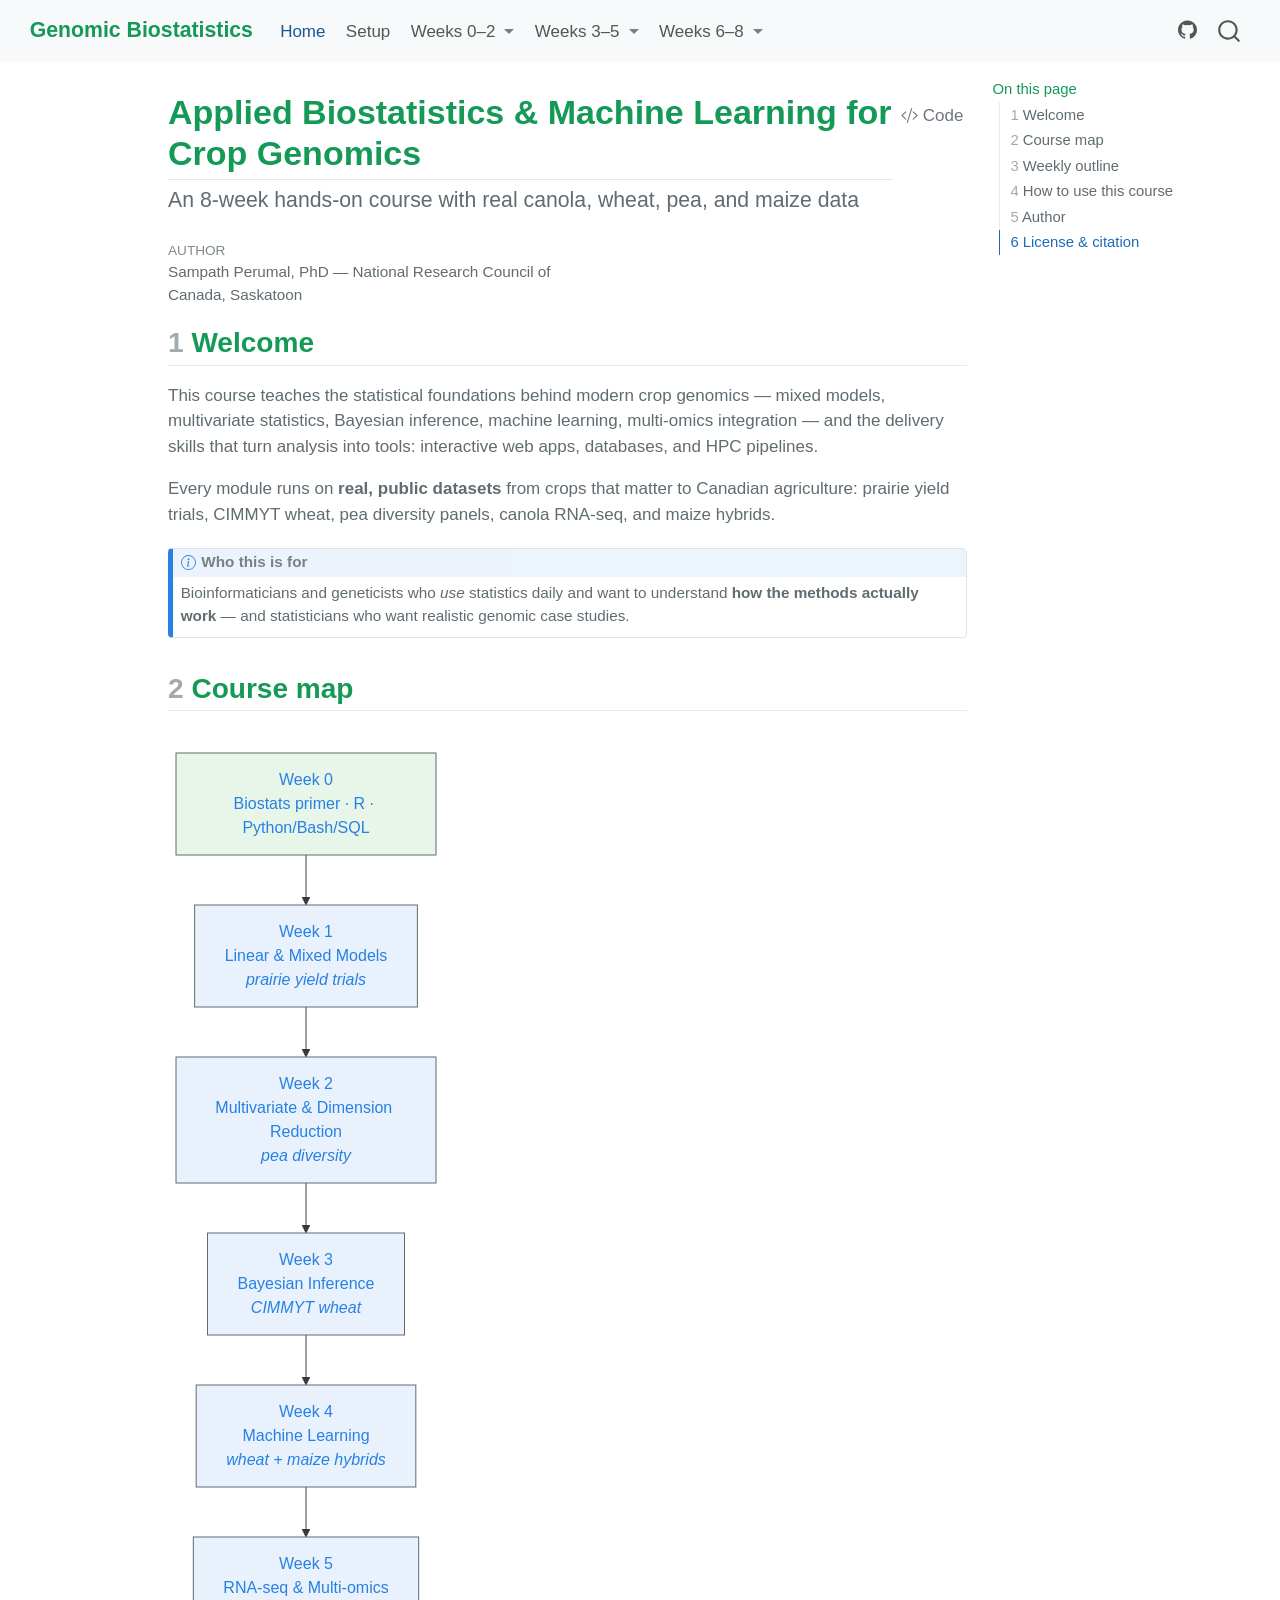
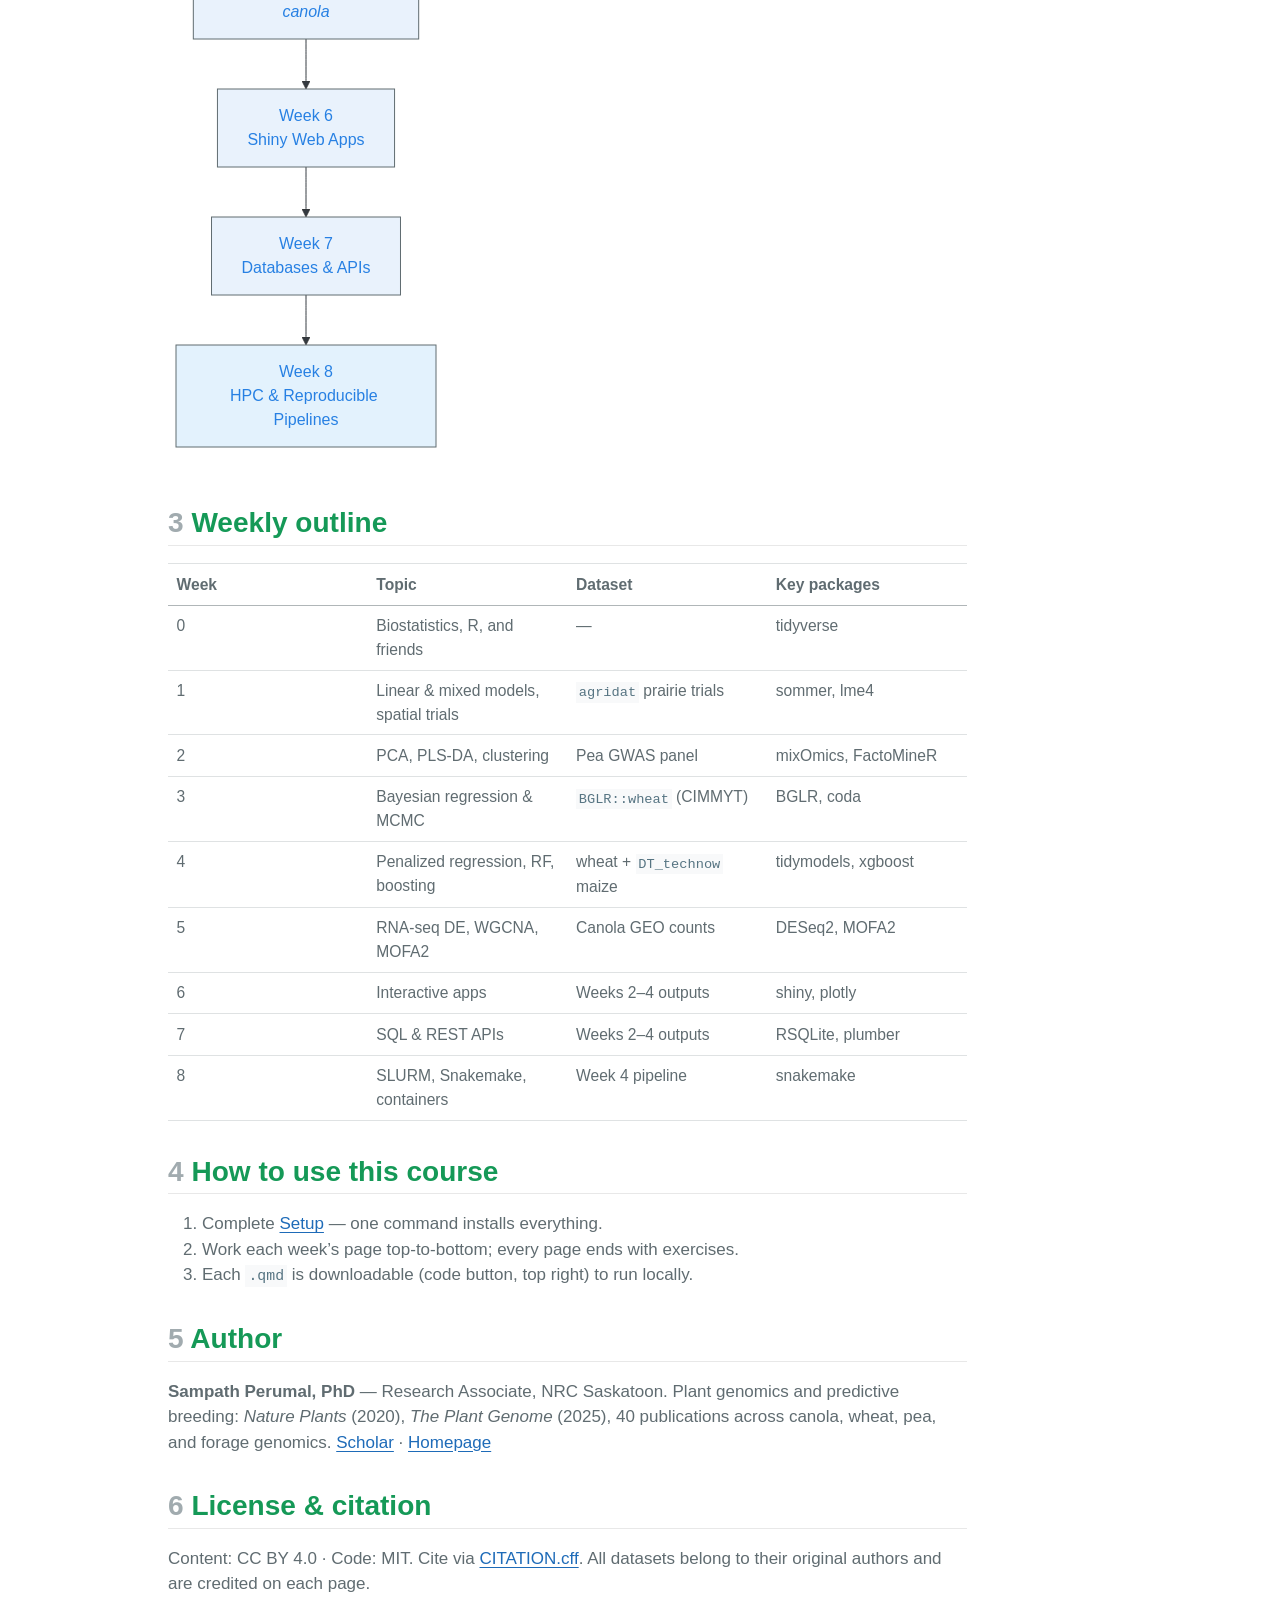
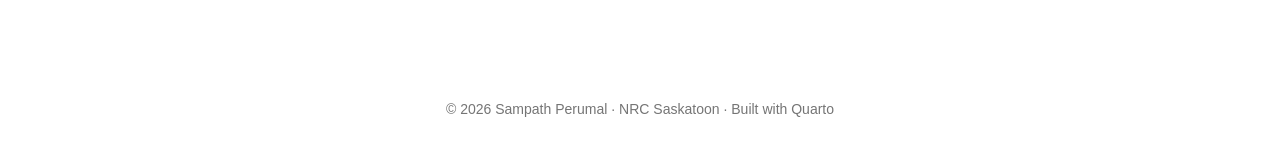
<file: index.html>
<!DOCTYPE html>
<html xmlns="http://www.w3.org/1999/xhtml" lang="en" xml:lang="en"><head>

<meta charset="utf-8">
<meta name="generator" content="quarto-1.7.32">

<meta name="viewport" content="width=device-width, initial-scale=1.0, user-scalable=yes">

<meta name="author" content="Sampath Perumal, PhD — National Research Council of Canada, Saskatoon">

<title>Applied Biostatistics &amp; Machine Learning for Crop Genomics – Genomic Biostatistics</title>
<style>
code{white-space: pre-wrap;}
span.smallcaps{font-variant: small-caps;}
div.columns{display: flex; gap: min(4vw, 1.5em);}
div.column{flex: auto; overflow-x: auto;}
div.hanging-indent{margin-left: 1.5em; text-indent: -1.5em;}
ul.task-list{list-style: none;}
ul.task-list li input[type="checkbox"] {
  width: 0.8em;
  margin: 0 0.8em 0.2em -1em; /* quarto-specific, see https://github.com/quarto-dev/quarto-cli/issues/4556 */ 
  vertical-align: middle;
}
/* CSS for syntax highlighting */
html { -webkit-text-size-adjust: 100%; }
pre > code.sourceCode { white-space: pre; position: relative; }
pre > code.sourceCode > span { display: inline-block; line-height: 1.25; }
pre > code.sourceCode > span:empty { height: 1.2em; }
.sourceCode { overflow: visible; }
code.sourceCode > span { color: inherit; text-decoration: inherit; }
div.sourceCode { margin: 1em 0; }
pre.sourceCode { margin: 0; }
@media screen {
div.sourceCode { overflow: auto; }
}
@media print {
pre > code.sourceCode { white-space: pre-wrap; }
pre > code.sourceCode > span { text-indent: -5em; padding-left: 5em; }
}
pre.numberSource code
  { counter-reset: source-line 0; }
pre.numberSource code > span
  { position: relative; left: -4em; counter-increment: source-line; }
pre.numberSource code > span > a:first-child::before
  { content: counter(source-line);
    position: relative; left: -1em; text-align: right; vertical-align: baseline;
    border: none; display: inline-block;
    -webkit-touch-callout: none; -webkit-user-select: none;
    -khtml-user-select: none; -moz-user-select: none;
    -ms-user-select: none; user-select: none;
    padding: 0 4px; width: 4em;
  }
pre.numberSource { margin-left: 3em;  padding-left: 4px; }
div.sourceCode
  {   }
@media screen {
pre > code.sourceCode > span > a:first-child::before { text-decoration: underline; }
}
</style>


<script src="site_libs/quarto-nav/quarto-nav.js"></script>
<script src="site_libs/quarto-nav/headroom.min.js"></script>
<script src="site_libs/clipboard/clipboard.min.js"></script>
<script src="site_libs/quarto-search/autocomplete.umd.js"></script>
<script src="site_libs/quarto-search/fuse.min.js"></script>
<script src="site_libs/quarto-search/quarto-search.js"></script>
<meta name="quarto:offset" content="./">
<script src="site_libs/quarto-html/quarto.js" type="module"></script>
<script src="site_libs/quarto-html/tabsets/tabsets.js" type="module"></script>
<script src="site_libs/quarto-html/popper.min.js"></script>
<script src="site_libs/quarto-html/tippy.umd.min.js"></script>
<script src="site_libs/quarto-html/anchor.min.js"></script>
<link href="site_libs/quarto-html/tippy.css" rel="stylesheet">
<link href="site_libs/quarto-html/quarto-syntax-highlighting-37eea08aefeeee20ff55810ff984fec1.css" rel="stylesheet" id="quarto-text-highlighting-styles">
<script src="site_libs/bootstrap/bootstrap.min.js"></script>
<link href="site_libs/bootstrap/bootstrap-icons.css" rel="stylesheet">
<link href="site_libs/bootstrap/bootstrap-1db537fb3bcd8f11fad3b5bfa09a4cac.min.css" rel="stylesheet" append-hash="true" id="quarto-bootstrap" data-mode="light">
<script id="quarto-search-options" type="application/json">{
  "location": "navbar",
  "copy-button": false,
  "collapse-after": 3,
  "panel-placement": "end",
  "type": "overlay",
  "limit": 50,
  "keyboard-shortcut": [
    "f",
    "/",
    "s"
  ],
  "show-item-context": false,
  "language": {
    "search-no-results-text": "No results",
    "search-matching-documents-text": "matching documents",
    "search-copy-link-title": "Copy link to search",
    "search-hide-matches-text": "Hide additional matches",
    "search-more-match-text": "more match in this document",
    "search-more-matches-text": "more matches in this document",
    "search-clear-button-title": "Clear",
    "search-text-placeholder": "",
    "search-detached-cancel-button-title": "Cancel",
    "search-submit-button-title": "Submit",
    "search-label": "Search"
  }
}</script>
<script src="site_libs/quarto-diagram/mermaid.min.js"></script>
<script src="site_libs/quarto-diagram/mermaid-init.js"></script>
<link href="site_libs/quarto-diagram/mermaid.css" rel="stylesheet">


</head>

<body class="nav-fixed quarto-light">

<div id="quarto-search-results"></div>
  <header id="quarto-header" class="headroom fixed-top">
    <nav class="navbar navbar-expand-lg " data-bs-theme="dark">
      <div class="navbar-container container-fluid">
      <div class="navbar-brand-container mx-auto">
    <a class="navbar-brand" href="./index.html">
    <span class="navbar-title">Genomic Biostatistics</span>
    </a>
  </div>
            <div id="quarto-search" class="" title="Search"></div>
          <button class="navbar-toggler" type="button" data-bs-toggle="collapse" data-bs-target="#navbarCollapse" aria-controls="navbarCollapse" role="menu" aria-expanded="false" aria-label="Toggle navigation" onclick="if (window.quartoToggleHeadroom) { window.quartoToggleHeadroom(); }">
  <span class="navbar-toggler-icon"></span>
</button>
          <div class="collapse navbar-collapse" id="navbarCollapse">
            <ul class="navbar-nav navbar-nav-scroll me-auto">
  <li class="nav-item">
    <a class="nav-link active" href="./index.html" aria-current="page"> 
<span class="menu-text">Home</span></a>
  </li>  
  <li class="nav-item">
    <a class="nav-link" href="./setup.html"> 
<span class="menu-text">Setup</span></a>
  </li>  
  <li class="nav-item dropdown ">
    <a class="nav-link dropdown-toggle" href="#" id="nav-menu-weeks-0–2" role="link" data-bs-toggle="dropdown" aria-expanded="false">
 <span class="menu-text">Weeks 0–2</span>
    </a>
    <ul class="dropdown-menu" aria-labelledby="nav-menu-weeks-0–2">    
        <li>
    <a class="dropdown-item" href="./weeks/week0a-biostats-primer.html">
 <span class="dropdown-text">Week 0a — Biostatistics Primer</span></a>
  </li>  
        <li>
    <a class="dropdown-item" href="./weeks/week0b-r-essentials.html">
 <span class="dropdown-text">Week 0b — R Essentials</span></a>
  </li>  
        <li>
    <a class="dropdown-item" href="./weeks/week0c-other-languages.html">
 <span class="dropdown-text">Week 0c — Python, Bash, and SQL</span></a>
  </li>  
        <li>
    <a class="dropdown-item" href="./weeks/week1-mixed-models.html">
 <span class="dropdown-text">Week 1 — Linear &amp; Mixed Models</span></a>
  </li>  
        <li>
    <a class="dropdown-item" href="./weeks/week2-multivariate.html">
 <span class="dropdown-text">Week 2 — Multivariate Statistics &amp; Dimension Reduction</span></a>
  </li>  
    </ul>
  </li>
  <li class="nav-item dropdown ">
    <a class="nav-link dropdown-toggle" href="#" id="nav-menu-weeks-3–5" role="link" data-bs-toggle="dropdown" aria-expanded="false">
 <span class="menu-text">Weeks 3–5</span>
    </a>
    <ul class="dropdown-menu" aria-labelledby="nav-menu-weeks-3–5">    
        <li>
    <a class="dropdown-item" href="./weeks/week3-bayesian.html">
 <span class="dropdown-text">Week 3 — Bayesian Inference &amp; Genomic Prediction</span></a>
  </li>  
        <li>
    <a class="dropdown-item" href="./weeks/week4-machine-learning.html">
 <span class="dropdown-text">Week 4 — Machine Learning for Genomic Prediction</span></a>
  </li>  
        <li>
    <a class="dropdown-item" href="./weeks/week5-multiomics.html">
 <span class="dropdown-text">Week 5 — RNA-seq &amp; Multi-Omics Integration</span></a>
  </li>  
    </ul>
  </li>
  <li class="nav-item dropdown ">
    <a class="nav-link dropdown-toggle" href="#" id="nav-menu-weeks-6–8" role="link" data-bs-toggle="dropdown" aria-expanded="false">
 <span class="menu-text">Weeks 6–8</span>
    </a>
    <ul class="dropdown-menu" aria-labelledby="nav-menu-weeks-6–8">    
        <li>
    <a class="dropdown-item" href="./weeks/week6-shiny-apps.html">
 <span class="dropdown-text">Week 6 — Interactive Web Applications with Shiny</span></a>
  </li>  
        <li>
    <a class="dropdown-item" href="./weeks/week7-databases-apis.html">
 <span class="dropdown-text">Week 7 — Databases &amp; APIs for Breeding Data</span></a>
  </li>  
        <li>
    <a class="dropdown-item" href="./weeks/week8-hpc-pipelines.html">
 <span class="dropdown-text">Week 8 — HPC &amp; Reproducible Pipelines</span></a>
  </li>  
    </ul>
  </li>
</ul>
            <ul class="navbar-nav navbar-nav-scroll ms-auto">
  <li class="nav-item compact">
    <a class="nav-link" href="https://github.com/sampathperumal/genomic-biostats-course"> <i class="bi bi-github" role="img">
</i> 
<span class="menu-text"></span></a>
  </li>  
</ul>
          </div> <!-- /navcollapse -->
            <div class="quarto-navbar-tools">
</div>
      </div> <!-- /container-fluid -->
    </nav>
</header>
<!-- content -->
<div id="quarto-content" class="quarto-container page-columns page-rows-contents page-layout-article page-navbar">
<!-- sidebar -->
<!-- margin-sidebar -->
    <div id="quarto-margin-sidebar" class="sidebar margin-sidebar">
        <nav id="TOC" role="doc-toc" class="toc-active">
    <h2 id="toc-title">On this page</h2>
   
  <ul>
  <li><a href="#welcome" id="toc-welcome" class="nav-link active" data-scroll-target="#welcome"><span class="header-section-number">1</span> Welcome</a></li>
  <li><a href="#course-map" id="toc-course-map" class="nav-link" data-scroll-target="#course-map"><span class="header-section-number">2</span> Course map</a></li>
  <li><a href="#weekly-outline" id="toc-weekly-outline" class="nav-link" data-scroll-target="#weekly-outline"><span class="header-section-number">3</span> Weekly outline</a></li>
  <li><a href="#how-to-use-this-course" id="toc-how-to-use-this-course" class="nav-link" data-scroll-target="#how-to-use-this-course"><span class="header-section-number">4</span> How to use this course</a></li>
  <li><a href="#author" id="toc-author" class="nav-link" data-scroll-target="#author"><span class="header-section-number">5</span> Author</a></li>
  <li><a href="#license-citation" id="toc-license-citation" class="nav-link" data-scroll-target="#license-citation"><span class="header-section-number">6</span> License &amp; citation</a></li>
  </ul>
</nav>
    </div>
<!-- main -->
<main class="content" id="quarto-document-content">

<header id="title-block-header" class="quarto-title-block default">
<div class="quarto-title">
<div class="quarto-title-block"><div><h1 class="title">Applied Biostatistics &amp; Machine Learning for Crop Genomics</h1><button type="button" class="btn code-tools-button" id="quarto-code-tools-source"><i class="bi"></i> Code</button></div></div>
<p class="subtitle lead">An 8-week hands-on course with real canola, wheat, pea, and maize data</p>
</div>



<div class="quarto-title-meta">

    <div>
    <div class="quarto-title-meta-heading">Author</div>
    <div class="quarto-title-meta-contents">
             <p>Sampath Perumal, PhD — National Research Council of Canada, Saskatoon </p>
          </div>
  </div>
    
  
    
  </div>
  


</header>


<section id="welcome" class="level2" data-number="1">
<h2 data-number="1" class="anchored" data-anchor-id="welcome"><span class="header-section-number">1</span> Welcome</h2>
<p>This course teaches the statistical foundations behind modern crop genomics — mixed models, multivariate statistics, Bayesian inference, machine learning, multi-omics integration — and the delivery skills that turn analysis into tools: interactive web apps, databases, and HPC pipelines.</p>
<p>Every module runs on <strong>real, public datasets</strong> from crops that matter to Canadian agriculture: prairie yield trials, CIMMYT wheat, pea diversity panels, canola RNA-seq, and maize hybrids.</p>
<div class="callout callout-style-default callout-note callout-titled">
<div class="callout-header d-flex align-content-center">
<div class="callout-icon-container">
<i class="callout-icon"></i>
</div>
<div class="callout-title-container flex-fill">
Who this is for
</div>
</div>
<div class="callout-body-container callout-body">
<p>Bioinformaticians and geneticists who <em>use</em> statistics daily and want to understand <strong>how the methods actually work</strong> — and statisticians who want realistic genomic case studies.</p>
</div>
</div>
</section>
<section id="course-map" class="level2" data-number="2">
<h2 data-number="2" class="anchored" data-anchor-id="course-map"><span class="header-section-number">2</span> Course map</h2>
<div class="cell" data-layout-align="default">
<div class="cell-output-display">
<div>
<p></p><figure class="figure"><p></p>
<div>
<pre class="mermaid mermaid-js">flowchart TD
    A[Week 0&lt;br/&gt;Biostats primer · R · Python/Bash/SQL] --&gt; B[Week 1&lt;br/&gt;Linear &amp; Mixed Models&lt;br/&gt;&lt;i&gt;prairie yield trials&lt;/i&gt;]
    B --&gt; C[Week 2&lt;br/&gt;Multivariate &amp; Dimension Reduction&lt;br/&gt;&lt;i&gt;pea diversity&lt;/i&gt;]
    C --&gt; D[Week 3&lt;br/&gt;Bayesian Inference&lt;br/&gt;&lt;i&gt;CIMMYT wheat&lt;/i&gt;]
    D --&gt; E[Week 4&lt;br/&gt;Machine Learning&lt;br/&gt;&lt;i&gt;wheat + maize hybrids&lt;/i&gt;]
    E --&gt; F[Week 5&lt;br/&gt;RNA-seq &amp; Multi-omics&lt;br/&gt;&lt;i&gt;canola&lt;/i&gt;]
    F --&gt; G[Week 6&lt;br/&gt;Shiny Web Apps]
    G --&gt; H[Week 7&lt;br/&gt;Databases &amp; APIs]
    H --&gt; I[Week 8&lt;br/&gt;HPC &amp; Reproducible Pipelines]
    style A fill:#e8f5e9
    style I fill:#e3f2fd
</pre>
</div>
<p></p></figure><p></p>
</div>
</div>
</div>
</section>
<section id="weekly-outline" class="level2" data-number="3">
<h2 data-number="3" class="anchored" data-anchor-id="weekly-outline"><span class="header-section-number">3</span> Weekly outline</h2>
<table class="caption-top table">
<colgroup>
<col style="width: 25%">
<col style="width: 25%">
<col style="width: 25%">
<col style="width: 25%">
</colgroup>
<thead>
<tr class="header">
<th>Week</th>
<th>Topic</th>
<th>Dataset</th>
<th>Key packages</th>
</tr>
</thead>
<tbody>
<tr class="odd">
<td>0</td>
<td>Biostatistics, R, and friends</td>
<td>—</td>
<td>tidyverse</td>
</tr>
<tr class="even">
<td>1</td>
<td>Linear &amp; mixed models, spatial trials</td>
<td><code>agridat</code> prairie trials</td>
<td>sommer, lme4</td>
</tr>
<tr class="odd">
<td>2</td>
<td>PCA, PLS-DA, clustering</td>
<td>Pea GWAS panel</td>
<td>mixOmics, FactoMineR</td>
</tr>
<tr class="even">
<td>3</td>
<td>Bayesian regression &amp; MCMC</td>
<td><code>BGLR::wheat</code> (CIMMYT)</td>
<td>BGLR, coda</td>
</tr>
<tr class="odd">
<td>4</td>
<td>Penalized regression, RF, boosting</td>
<td>wheat + <code>DT_technow</code> maize</td>
<td>tidymodels, xgboost</td>
</tr>
<tr class="even">
<td>5</td>
<td>RNA-seq DE, WGCNA, MOFA2</td>
<td>Canola GEO counts</td>
<td>DESeq2, MOFA2</td>
</tr>
<tr class="odd">
<td>6</td>
<td>Interactive apps</td>
<td>Weeks 2–4 outputs</td>
<td>shiny, plotly</td>
</tr>
<tr class="even">
<td>7</td>
<td>SQL &amp; REST APIs</td>
<td>Weeks 2–4 outputs</td>
<td>RSQLite, plumber</td>
</tr>
<tr class="odd">
<td>8</td>
<td>SLURM, Snakemake, containers</td>
<td>Week 4 pipeline</td>
<td>snakemake</td>
</tr>
</tbody>
</table>
</section>
<section id="how-to-use-this-course" class="level2" data-number="4">
<h2 data-number="4" class="anchored" data-anchor-id="how-to-use-this-course"><span class="header-section-number">4</span> How to use this course</h2>
<ol type="1">
<li>Complete <a href="./setup.html">Setup</a> — one command installs everything.</li>
<li>Work each week’s page top-to-bottom; every page ends with exercises.</li>
<li>Each <code>.qmd</code> is downloadable (code button, top right) to run locally.</li>
</ol>
</section>
<section id="author" class="level2" data-number="5">
<h2 data-number="5" class="anchored" data-anchor-id="author"><span class="header-section-number">5</span> Author</h2>
<p><strong>Sampath Perumal, PhD</strong> — Research Associate, NRC Saskatoon. Plant genomics and predictive breeding: <em>Nature Plants</em> (2020), <em>The Plant Genome</em> (2025), 40 publications across canola, wheat, pea, and forage genomics. <a href="https://scholar.google.com/citations?user=JOuANlIAAAAJ">Scholar</a> · <a href="https://sampathperumal.github.io">Homepage</a></p>
</section>
<section id="license-citation" class="level2" data-number="6">
<h2 data-number="6" class="anchored" data-anchor-id="license-citation"><span class="header-section-number">6</span> License &amp; citation</h2>
<p>Content: CC BY 4.0 · Code: MIT. Cite via <a href="https://github.com/sampathperumal/genomic-biostats-course/blob/main/CITATION.cff">CITATION.cff</a>. All datasets belong to their original authors and are credited on each page.</p>


<!-- -->

</section>

</main> <!-- /main -->
<script id="quarto-html-after-body" type="application/javascript">
  window.document.addEventListener("DOMContentLoaded", function (event) {
    const icon = "";
    const anchorJS = new window.AnchorJS();
    anchorJS.options = {
      placement: 'right',
      icon: icon
    };
    anchorJS.add('.anchored');
    const isCodeAnnotation = (el) => {
      for (const clz of el.classList) {
        if (clz.startsWith('code-annotation-')) {                     
          return true;
        }
      }
      return false;
    }
    const onCopySuccess = function(e) {
      // button target
      const button = e.trigger;
      // don't keep focus
      button.blur();
      // flash "checked"
      button.classList.add('code-copy-button-checked');
      var currentTitle = button.getAttribute("title");
      button.setAttribute("title", "Copied!");
      let tooltip;
      if (window.bootstrap) {
        button.setAttribute("data-bs-toggle", "tooltip");
        button.setAttribute("data-bs-placement", "left");
        button.setAttribute("data-bs-title", "Copied!");
        tooltip = new bootstrap.Tooltip(button, 
          { trigger: "manual", 
            customClass: "code-copy-button-tooltip",
            offset: [0, -8]});
        tooltip.show();    
      }
      setTimeout(function() {
        if (tooltip) {
          tooltip.hide();
          button.removeAttribute("data-bs-title");
          button.removeAttribute("data-bs-toggle");
          button.removeAttribute("data-bs-placement");
        }
        button.setAttribute("title", currentTitle);
        button.classList.remove('code-copy-button-checked');
      }, 1000);
      // clear code selection
      e.clearSelection();
    }
    const getTextToCopy = function(trigger) {
        const codeEl = trigger.previousElementSibling.cloneNode(true);
        for (const childEl of codeEl.children) {
          if (isCodeAnnotation(childEl)) {
            childEl.remove();
          }
        }
        return codeEl.innerText;
    }
    const clipboard = new window.ClipboardJS('.code-copy-button:not([data-in-quarto-modal])', {
      text: getTextToCopy
    });
    clipboard.on('success', onCopySuccess);
    if (window.document.getElementById('quarto-embedded-source-code-modal')) {
      const clipboardModal = new window.ClipboardJS('.code-copy-button[data-in-quarto-modal]', {
        text: getTextToCopy,
        container: window.document.getElementById('quarto-embedded-source-code-modal')
      });
      clipboardModal.on('success', onCopySuccess);
    }
    const viewSource = window.document.getElementById('quarto-view-source') ||
                       window.document.getElementById('quarto-code-tools-source');
    if (viewSource) {
      const sourceUrl = viewSource.getAttribute("data-quarto-source-url");
      viewSource.addEventListener("click", function(e) {
        if (sourceUrl) {
          // rstudio viewer pane
          if (/\bcapabilities=\b/.test(window.location)) {
            window.open(sourceUrl);
          } else {
            window.location.href = sourceUrl;
          }
        } else {
          const modal = new bootstrap.Modal(document.getElementById('quarto-embedded-source-code-modal'));
          modal.show();
        }
        return false;
      });
    }
    function toggleCodeHandler(show) {
      return function(e) {
        const detailsSrc = window.document.querySelectorAll(".cell > details > .sourceCode");
        for (let i=0; i<detailsSrc.length; i++) {
          const details = detailsSrc[i].parentElement;
          if (show) {
            details.open = true;
          } else {
            details.removeAttribute("open");
          }
        }
        const cellCodeDivs = window.document.querySelectorAll(".cell > .sourceCode");
        const fromCls = show ? "hidden" : "unhidden";
        const toCls = show ? "unhidden" : "hidden";
        for (let i=0; i<cellCodeDivs.length; i++) {
          const codeDiv = cellCodeDivs[i];
          if (codeDiv.classList.contains(fromCls)) {
            codeDiv.classList.remove(fromCls);
            codeDiv.classList.add(toCls);
          } 
        }
        return false;
      }
    }
    const hideAllCode = window.document.getElementById("quarto-hide-all-code");
    if (hideAllCode) {
      hideAllCode.addEventListener("click", toggleCodeHandler(false));
    }
    const showAllCode = window.document.getElementById("quarto-show-all-code");
    if (showAllCode) {
      showAllCode.addEventListener("click", toggleCodeHandler(true));
    }
      var localhostRegex = new RegExp(/^(?:http|https):\/\/localhost\:?[0-9]*\//);
      var mailtoRegex = new RegExp(/^mailto:/);
        var filterRegex = new RegExp("https:\/\/sampathperumal\.github\.io\/genomic-biostats-course");
      var isInternal = (href) => {
          return filterRegex.test(href) || localhostRegex.test(href) || mailtoRegex.test(href);
      }
      // Inspect non-navigation links and adorn them if external
     var links = window.document.querySelectorAll('a[href]:not(.nav-link):not(.navbar-brand):not(.toc-action):not(.sidebar-link):not(.sidebar-item-toggle):not(.pagination-link):not(.no-external):not([aria-hidden]):not(.dropdown-item):not(.quarto-navigation-tool):not(.about-link)');
      for (var i=0; i<links.length; i++) {
        const link = links[i];
        if (!isInternal(link.href)) {
          // undo the damage that might have been done by quarto-nav.js in the case of
          // links that we want to consider external
          if (link.dataset.originalHref !== undefined) {
            link.href = link.dataset.originalHref;
          }
        }
      }
    function tippyHover(el, contentFn, onTriggerFn, onUntriggerFn) {
      const config = {
        allowHTML: true,
        maxWidth: 500,
        delay: 100,
        arrow: false,
        appendTo: function(el) {
            return el.parentElement;
        },
        interactive: true,
        interactiveBorder: 10,
        theme: 'quarto',
        placement: 'bottom-start',
      };
      if (contentFn) {
        config.content = contentFn;
      }
      if (onTriggerFn) {
        config.onTrigger = onTriggerFn;
      }
      if (onUntriggerFn) {
        config.onUntrigger = onUntriggerFn;
      }
      window.tippy(el, config); 
    }
    const noterefs = window.document.querySelectorAll('a[role="doc-noteref"]');
    for (var i=0; i<noterefs.length; i++) {
      const ref = noterefs[i];
      tippyHover(ref, function() {
        // use id or data attribute instead here
        let href = ref.getAttribute('data-footnote-href') || ref.getAttribute('href');
        try { href = new URL(href).hash; } catch {}
        const id = href.replace(/^#\/?/, "");
        const note = window.document.getElementById(id);
        if (note) {
          return note.innerHTML;
        } else {
          return "";
        }
      });
    }
    const xrefs = window.document.querySelectorAll('a.quarto-xref');
    const processXRef = (id, note) => {
      // Strip column container classes
      const stripColumnClz = (el) => {
        el.classList.remove("page-full", "page-columns");
        if (el.children) {
          for (const child of el.children) {
            stripColumnClz(child);
          }
        }
      }
      stripColumnClz(note)
      if (id === null || id.startsWith('sec-')) {
        // Special case sections, only their first couple elements
        const container = document.createElement("div");
        if (note.children && note.children.length > 2) {
          container.appendChild(note.children[0].cloneNode(true));
          for (let i = 1; i < note.children.length; i++) {
            const child = note.children[i];
            if (child.tagName === "P" && child.innerText === "") {
              continue;
            } else {
              container.appendChild(child.cloneNode(true));
              break;
            }
          }
          if (window.Quarto?.typesetMath) {
            window.Quarto.typesetMath(container);
          }
          return container.innerHTML
        } else {
          if (window.Quarto?.typesetMath) {
            window.Quarto.typesetMath(note);
          }
          return note.innerHTML;
        }
      } else {
        // Remove any anchor links if they are present
        const anchorLink = note.querySelector('a.anchorjs-link');
        if (anchorLink) {
          anchorLink.remove();
        }
        if (window.Quarto?.typesetMath) {
          window.Quarto.typesetMath(note);
        }
        if (note.classList.contains("callout")) {
          return note.outerHTML;
        } else {
          return note.innerHTML;
        }
      }
    }
    for (var i=0; i<xrefs.length; i++) {
      const xref = xrefs[i];
      tippyHover(xref, undefined, function(instance) {
        instance.disable();
        let url = xref.getAttribute('href');
        let hash = undefined; 
        if (url.startsWith('#')) {
          hash = url;
        } else {
          try { hash = new URL(url).hash; } catch {}
        }
        if (hash) {
          const id = hash.replace(/^#\/?/, "");
          const note = window.document.getElementById(id);
          if (note !== null) {
            try {
              const html = processXRef(id, note.cloneNode(true));
              instance.setContent(html);
            } finally {
              instance.enable();
              instance.show();
            }
          } else {
            // See if we can fetch this
            fetch(url.split('#')[0])
            .then(res => res.text())
            .then(html => {
              const parser = new DOMParser();
              const htmlDoc = parser.parseFromString(html, "text/html");
              const note = htmlDoc.getElementById(id);
              if (note !== null) {
                const html = processXRef(id, note);
                instance.setContent(html);
              } 
            }).finally(() => {
              instance.enable();
              instance.show();
            });
          }
        } else {
          // See if we can fetch a full url (with no hash to target)
          // This is a special case and we should probably do some content thinning / targeting
          fetch(url)
          .then(res => res.text())
          .then(html => {
            const parser = new DOMParser();
            const htmlDoc = parser.parseFromString(html, "text/html");
            const note = htmlDoc.querySelector('main.content');
            if (note !== null) {
              // This should only happen for chapter cross references
              // (since there is no id in the URL)
              // remove the first header
              if (note.children.length > 0 && note.children[0].tagName === "HEADER") {
                note.children[0].remove();
              }
              const html = processXRef(null, note);
              instance.setContent(html);
            } 
          }).finally(() => {
            instance.enable();
            instance.show();
          });
        }
      }, function(instance) {
      });
    }
        let selectedAnnoteEl;
        const selectorForAnnotation = ( cell, annotation) => {
          let cellAttr = 'data-code-cell="' + cell + '"';
          let lineAttr = 'data-code-annotation="' +  annotation + '"';
          const selector = 'span[' + cellAttr + '][' + lineAttr + ']';
          return selector;
        }
        const selectCodeLines = (annoteEl) => {
          const doc = window.document;
          const targetCell = annoteEl.getAttribute("data-target-cell");
          const targetAnnotation = annoteEl.getAttribute("data-target-annotation");
          const annoteSpan = window.document.querySelector(selectorForAnnotation(targetCell, targetAnnotation));
          const lines = annoteSpan.getAttribute("data-code-lines").split(",");
          const lineIds = lines.map((line) => {
            return targetCell + "-" + line;
          })
          let top = null;
          let height = null;
          let parent = null;
          if (lineIds.length > 0) {
              //compute the position of the single el (top and bottom and make a div)
              const el = window.document.getElementById(lineIds[0]);
              top = el.offsetTop;
              height = el.offsetHeight;
              parent = el.parentElement.parentElement;
            if (lineIds.length > 1) {
              const lastEl = window.document.getElementById(lineIds[lineIds.length - 1]);
              const bottom = lastEl.offsetTop + lastEl.offsetHeight;
              height = bottom - top;
            }
            if (top !== null && height !== null && parent !== null) {
              // cook up a div (if necessary) and position it 
              let div = window.document.getElementById("code-annotation-line-highlight");
              if (div === null) {
                div = window.document.createElement("div");
                div.setAttribute("id", "code-annotation-line-highlight");
                div.style.position = 'absolute';
                parent.appendChild(div);
              }
              div.style.top = top - 2 + "px";
              div.style.height = height + 4 + "px";
              div.style.left = 0;
              let gutterDiv = window.document.getElementById("code-annotation-line-highlight-gutter");
              if (gutterDiv === null) {
                gutterDiv = window.document.createElement("div");
                gutterDiv.setAttribute("id", "code-annotation-line-highlight-gutter");
                gutterDiv.style.position = 'absolute';
                const codeCell = window.document.getElementById(targetCell);
                const gutter = codeCell.querySelector('.code-annotation-gutter');
                gutter.appendChild(gutterDiv);
              }
              gutterDiv.style.top = top - 2 + "px";
              gutterDiv.style.height = height + 4 + "px";
            }
            selectedAnnoteEl = annoteEl;
          }
        };
        const unselectCodeLines = () => {
          const elementsIds = ["code-annotation-line-highlight", "code-annotation-line-highlight-gutter"];
          elementsIds.forEach((elId) => {
            const div = window.document.getElementById(elId);
            if (div) {
              div.remove();
            }
          });
          selectedAnnoteEl = undefined;
        };
          // Handle positioning of the toggle
      window.addEventListener(
        "resize",
        throttle(() => {
          elRect = undefined;
          if (selectedAnnoteEl) {
            selectCodeLines(selectedAnnoteEl);
          }
        }, 10)
      );
      function throttle(fn, ms) {
      let throttle = false;
      let timer;
        return (...args) => {
          if(!throttle) { // first call gets through
              fn.apply(this, args);
              throttle = true;
          } else { // all the others get throttled
              if(timer) clearTimeout(timer); // cancel #2
              timer = setTimeout(() => {
                fn.apply(this, args);
                timer = throttle = false;
              }, ms);
          }
        };
      }
        // Attach click handler to the DT
        const annoteDls = window.document.querySelectorAll('dt[data-target-cell]');
        for (const annoteDlNode of annoteDls) {
          annoteDlNode.addEventListener('click', (event) => {
            const clickedEl = event.target;
            if (clickedEl !== selectedAnnoteEl) {
              unselectCodeLines();
              const activeEl = window.document.querySelector('dt[data-target-cell].code-annotation-active');
              if (activeEl) {
                activeEl.classList.remove('code-annotation-active');
              }
              selectCodeLines(clickedEl);
              clickedEl.classList.add('code-annotation-active');
            } else {
              // Unselect the line
              unselectCodeLines();
              clickedEl.classList.remove('code-annotation-active');
            }
          });
        }
    const findCites = (el) => {
      const parentEl = el.parentElement;
      if (parentEl) {
        const cites = parentEl.dataset.cites;
        if (cites) {
          return {
            el,
            cites: cites.split(' ')
          };
        } else {
          return findCites(el.parentElement)
        }
      } else {
        return undefined;
      }
    };
    var bibliorefs = window.document.querySelectorAll('a[role="doc-biblioref"]');
    for (var i=0; i<bibliorefs.length; i++) {
      const ref = bibliorefs[i];
      const citeInfo = findCites(ref);
      if (citeInfo) {
        tippyHover(citeInfo.el, function() {
          var popup = window.document.createElement('div');
          citeInfo.cites.forEach(function(cite) {
            var citeDiv = window.document.createElement('div');
            citeDiv.classList.add('hanging-indent');
            citeDiv.classList.add('csl-entry');
            var biblioDiv = window.document.getElementById('ref-' + cite);
            if (biblioDiv) {
              citeDiv.innerHTML = biblioDiv.innerHTML;
            }
            popup.appendChild(citeDiv);
          });
          return popup.innerHTML;
        });
      }
    }
  });
  </script><div class="modal fade" id="quarto-embedded-source-code-modal" tabindex="-1" aria-labelledby="quarto-embedded-source-code-modal-label" aria-hidden="true"><div class="modal-dialog modal-dialog-scrollable"><div class="modal-content"><div class="modal-header"><h5 class="modal-title" id="quarto-embedded-source-code-modal-label">Source Code</h5><button class="btn-close" data-bs-dismiss="modal"></button></div><div class="modal-body"><div class="">
<div class="sourceCode" id="cb1" data-shortcodes="false"><pre class="sourceCode markdown code-with-copy"><code class="sourceCode markdown"><span id="cb1-1"><a href="#cb1-1" aria-hidden="true" tabindex="-1"></a><span class="co">---</span></span>
<span id="cb1-2"><a href="#cb1-2" aria-hidden="true" tabindex="-1"></a><span class="an">title:</span><span class="co"> "Applied Biostatistics &amp; Machine Learning for Crop Genomics"</span></span>
<span id="cb1-3"><a href="#cb1-3" aria-hidden="true" tabindex="-1"></a><span class="an">subtitle:</span><span class="co"> "An 8-week hands-on course with real canola, wheat, pea, and maize data"</span></span>
<span id="cb1-4"><a href="#cb1-4" aria-hidden="true" tabindex="-1"></a><span class="an">author:</span><span class="co"> "Sampath Perumal, PhD — National Research Council of Canada, Saskatoon"</span></span>
<span id="cb1-5"><a href="#cb1-5" aria-hidden="true" tabindex="-1"></a><span class="co">---</span></span>
<span id="cb1-6"><a href="#cb1-6" aria-hidden="true" tabindex="-1"></a></span>
<span id="cb1-7"><a href="#cb1-7" aria-hidden="true" tabindex="-1"></a><span class="fu">## Welcome</span></span>
<span id="cb1-8"><a href="#cb1-8" aria-hidden="true" tabindex="-1"></a></span>
<span id="cb1-9"><a href="#cb1-9" aria-hidden="true" tabindex="-1"></a>This course teaches the statistical foundations behind modern crop genomics — mixed models, multivariate statistics, Bayesian inference, machine learning, multi-omics integration — and the delivery skills that turn analysis into tools: interactive web apps, databases, and HPC pipelines.</span>
<span id="cb1-10"><a href="#cb1-10" aria-hidden="true" tabindex="-1"></a></span>
<span id="cb1-11"><a href="#cb1-11" aria-hidden="true" tabindex="-1"></a>Every module runs on **real, public datasets** from crops that matter to Canadian agriculture: prairie yield trials, CIMMYT wheat, pea diversity panels, canola RNA-seq, and maize hybrids.</span>
<span id="cb1-12"><a href="#cb1-12" aria-hidden="true" tabindex="-1"></a></span>
<span id="cb1-13"><a href="#cb1-13" aria-hidden="true" tabindex="-1"></a>::: {.callout-note}</span>
<span id="cb1-14"><a href="#cb1-14" aria-hidden="true" tabindex="-1"></a><span class="fu">## Who this is for</span></span>
<span id="cb1-15"><a href="#cb1-15" aria-hidden="true" tabindex="-1"></a>Bioinformaticians and geneticists who *use* statistics daily and want to understand **how the methods actually work** — and statisticians who want realistic genomic case studies.</span>
<span id="cb1-16"><a href="#cb1-16" aria-hidden="true" tabindex="-1"></a>:::</span>
<span id="cb1-17"><a href="#cb1-17" aria-hidden="true" tabindex="-1"></a></span>
<span id="cb1-18"><a href="#cb1-18" aria-hidden="true" tabindex="-1"></a><span class="fu">## Course map</span></span>
<span id="cb1-19"><a href="#cb1-19" aria-hidden="true" tabindex="-1"></a></span>
<span id="cb1-22"><a href="#cb1-22" aria-hidden="true" tabindex="-1"></a><span class="in">```{mermaid}</span></span>
<span id="cb1-23"><a href="#cb1-23" aria-hidden="true" tabindex="-1"></a>flowchart TD</span>
<span id="cb1-24"><a href="#cb1-24" aria-hidden="true" tabindex="-1"></a>    A[Week <span class="dv">0</span>&lt;br/&gt;Biostats primer · R · Python/Bash/SQL] --&gt; B[Week <span class="dv">1</span>&lt;br/&gt;Linear &amp; Mixed Models&lt;br/&gt;&lt;i&gt;prairie yield trials&lt;/i&gt;]</span>
<span id="cb1-25"><a href="#cb1-25" aria-hidden="true" tabindex="-1"></a>    B --&gt; C[Week <span class="dv">2</span>&lt;br/&gt;Multivariate &amp; Dimension Reduction&lt;br/&gt;&lt;i&gt;pea diversity&lt;/i&gt;]</span>
<span id="cb1-26"><a href="#cb1-26" aria-hidden="true" tabindex="-1"></a>    C --&gt; D[Week <span class="dv">3</span>&lt;br/&gt;Bayesian Inference&lt;br/&gt;&lt;i&gt;CIMMYT wheat&lt;/i&gt;]</span>
<span id="cb1-27"><a href="#cb1-27" aria-hidden="true" tabindex="-1"></a>    D --&gt; E[Week <span class="dv">4</span>&lt;br/&gt;Machine Learning&lt;br/&gt;&lt;i&gt;wheat + maize hybrids&lt;/i&gt;]</span>
<span id="cb1-28"><a href="#cb1-28" aria-hidden="true" tabindex="-1"></a>    E --&gt; F[Week <span class="dv">5</span>&lt;br/&gt;RNA-seq &amp; Multi-omics&lt;br/&gt;&lt;i&gt;canola&lt;/i&gt;]</span>
<span id="cb1-29"><a href="#cb1-29" aria-hidden="true" tabindex="-1"></a>    F --&gt; G[Week <span class="dv">6</span>&lt;br/&gt;Shiny Web Apps]</span>
<span id="cb1-30"><a href="#cb1-30" aria-hidden="true" tabindex="-1"></a>    G --&gt; H[Week <span class="dv">7</span>&lt;br/&gt;Databases &amp; APIs]</span>
<span id="cb1-31"><a href="#cb1-31" aria-hidden="true" tabindex="-1"></a>    H --&gt; I[Week <span class="dv">8</span>&lt;br/&gt;HPC &amp; Reproducible Pipelines]</span>
<span id="cb1-32"><a href="#cb1-32" aria-hidden="true" tabindex="-1"></a>    style A fill:<span class="co">#e8f5e9</span></span>
<span id="cb1-33"><a href="#cb1-33" aria-hidden="true" tabindex="-1"></a>    style I fill:<span class="co">#e3f2fd</span></span>
<span id="cb1-34"><a href="#cb1-34" aria-hidden="true" tabindex="-1"></a><span class="in">```</span></span>
<span id="cb1-35"><a href="#cb1-35" aria-hidden="true" tabindex="-1"></a></span>
<span id="cb1-36"><a href="#cb1-36" aria-hidden="true" tabindex="-1"></a><span class="fu">## Weekly outline</span></span>
<span id="cb1-37"><a href="#cb1-37" aria-hidden="true" tabindex="-1"></a></span>
<span id="cb1-38"><a href="#cb1-38" aria-hidden="true" tabindex="-1"></a><span class="pp">|</span> Week <span class="pp">|</span> Topic <span class="pp">|</span> Dataset <span class="pp">|</span> Key packages <span class="pp">|</span></span>
<span id="cb1-39"><a href="#cb1-39" aria-hidden="true" tabindex="-1"></a><span class="pp">|---|---|---|---|</span></span>
<span id="cb1-40"><a href="#cb1-40" aria-hidden="true" tabindex="-1"></a><span class="pp">|</span> 0 <span class="pp">|</span> Biostatistics, R, and friends <span class="pp">|</span> — <span class="pp">|</span> tidyverse <span class="pp">|</span></span>
<span id="cb1-41"><a href="#cb1-41" aria-hidden="true" tabindex="-1"></a><span class="pp">|</span> 1 <span class="pp">|</span> Linear &amp; mixed models, spatial trials <span class="pp">|</span> <span class="in">`agridat`</span> prairie trials <span class="pp">|</span> sommer, lme4 <span class="pp">|</span></span>
<span id="cb1-42"><a href="#cb1-42" aria-hidden="true" tabindex="-1"></a><span class="pp">|</span> 2 <span class="pp">|</span> PCA, PLS-DA, clustering <span class="pp">|</span> Pea GWAS panel <span class="pp">|</span> mixOmics, FactoMineR <span class="pp">|</span></span>
<span id="cb1-43"><a href="#cb1-43" aria-hidden="true" tabindex="-1"></a><span class="pp">|</span> 3 <span class="pp">|</span> Bayesian regression &amp; MCMC <span class="pp">|</span> <span class="in">`BGLR::wheat`</span> (CIMMYT) <span class="pp">|</span> BGLR, coda <span class="pp">|</span></span>
<span id="cb1-44"><a href="#cb1-44" aria-hidden="true" tabindex="-1"></a><span class="pp">|</span> 4 <span class="pp">|</span> Penalized regression, RF, boosting <span class="pp">|</span> wheat + <span class="in">`DT_technow`</span> maize <span class="pp">|</span> tidymodels, xgboost <span class="pp">|</span></span>
<span id="cb1-45"><a href="#cb1-45" aria-hidden="true" tabindex="-1"></a><span class="pp">|</span> 5 <span class="pp">|</span> RNA-seq DE, WGCNA, MOFA2 <span class="pp">|</span> Canola GEO counts <span class="pp">|</span> DESeq2, MOFA2 <span class="pp">|</span></span>
<span id="cb1-46"><a href="#cb1-46" aria-hidden="true" tabindex="-1"></a><span class="pp">|</span> 6 <span class="pp">|</span> Interactive apps <span class="pp">|</span> Weeks 2–4 outputs <span class="pp">|</span> shiny, plotly <span class="pp">|</span></span>
<span id="cb1-47"><a href="#cb1-47" aria-hidden="true" tabindex="-1"></a><span class="pp">|</span> 7 <span class="pp">|</span> SQL &amp; REST APIs <span class="pp">|</span> Weeks 2–4 outputs <span class="pp">|</span> RSQLite, plumber <span class="pp">|</span></span>
<span id="cb1-48"><a href="#cb1-48" aria-hidden="true" tabindex="-1"></a><span class="pp">|</span> 8 <span class="pp">|</span> SLURM, Snakemake, containers <span class="pp">|</span> Week 4 pipeline <span class="pp">|</span> snakemake <span class="pp">|</span></span>
<span id="cb1-49"><a href="#cb1-49" aria-hidden="true" tabindex="-1"></a></span>
<span id="cb1-50"><a href="#cb1-50" aria-hidden="true" tabindex="-1"></a><span class="fu">## How to use this course</span></span>
<span id="cb1-51"><a href="#cb1-51" aria-hidden="true" tabindex="-1"></a></span>
<span id="cb1-52"><a href="#cb1-52" aria-hidden="true" tabindex="-1"></a><span class="ss">1. </span>Complete <span class="co">[</span><span class="ot">Setup</span><span class="co">](setup.qmd)</span> — one command installs everything.</span>
<span id="cb1-53"><a href="#cb1-53" aria-hidden="true" tabindex="-1"></a><span class="ss">2. </span>Work each week's page top-to-bottom; every page ends with exercises.</span>
<span id="cb1-54"><a href="#cb1-54" aria-hidden="true" tabindex="-1"></a><span class="ss">3. </span>Each <span class="in">`.qmd`</span> is downloadable (code button, top right) to run locally.</span>
<span id="cb1-55"><a href="#cb1-55" aria-hidden="true" tabindex="-1"></a></span>
<span id="cb1-56"><a href="#cb1-56" aria-hidden="true" tabindex="-1"></a><span class="fu">## Author</span></span>
<span id="cb1-57"><a href="#cb1-57" aria-hidden="true" tabindex="-1"></a></span>
<span id="cb1-58"><a href="#cb1-58" aria-hidden="true" tabindex="-1"></a>**Sampath Perumal, PhD** — Research Associate, NRC Saskatoon. Plant genomics and predictive breeding: *Nature Plants* (2020), *The Plant Genome* (2025), 40 publications across canola, wheat, pea, and forage genomics. <span class="co">[</span><span class="ot">Scholar</span><span class="co">](https://scholar.google.com/citations?user=JOuANlIAAAAJ)</span> · <span class="co">[</span><span class="ot">Homepage</span><span class="co">](https://sampathperumal.github.io)</span></span>
<span id="cb1-59"><a href="#cb1-59" aria-hidden="true" tabindex="-1"></a></span>
<span id="cb1-60"><a href="#cb1-60" aria-hidden="true" tabindex="-1"></a><span class="fu">## License &amp; citation</span></span>
<span id="cb1-61"><a href="#cb1-61" aria-hidden="true" tabindex="-1"></a></span>
<span id="cb1-62"><a href="#cb1-62" aria-hidden="true" tabindex="-1"></a>Content: CC BY 4.0 · Code: MIT. Cite via <span class="co">[</span><span class="ot">CITATION.cff</span><span class="co">](https://github.com/sampathperumal/genomic-biostats-course/blob/main/CITATION.cff)</span>. All datasets belong to their original authors and are credited on each page.</span>
</code><button title="Copy to Clipboard" class="code-copy-button" data-in-quarto-modal=""><i class="bi"></i></button></pre></div>
</div></div></div></div></div>
</div> <!-- /content -->
<footer class="footer">
  <div class="nav-footer">
    <div class="nav-footer-left">
      &nbsp;
    </div>   
    <div class="nav-footer-center">
<p>© 2026 Sampath Perumal · NRC Saskatoon · Built with Quarto</p>
</div>
    <div class="nav-footer-right">
      &nbsp;
    </div>
  </div>
</footer>




</body></html>
</file>
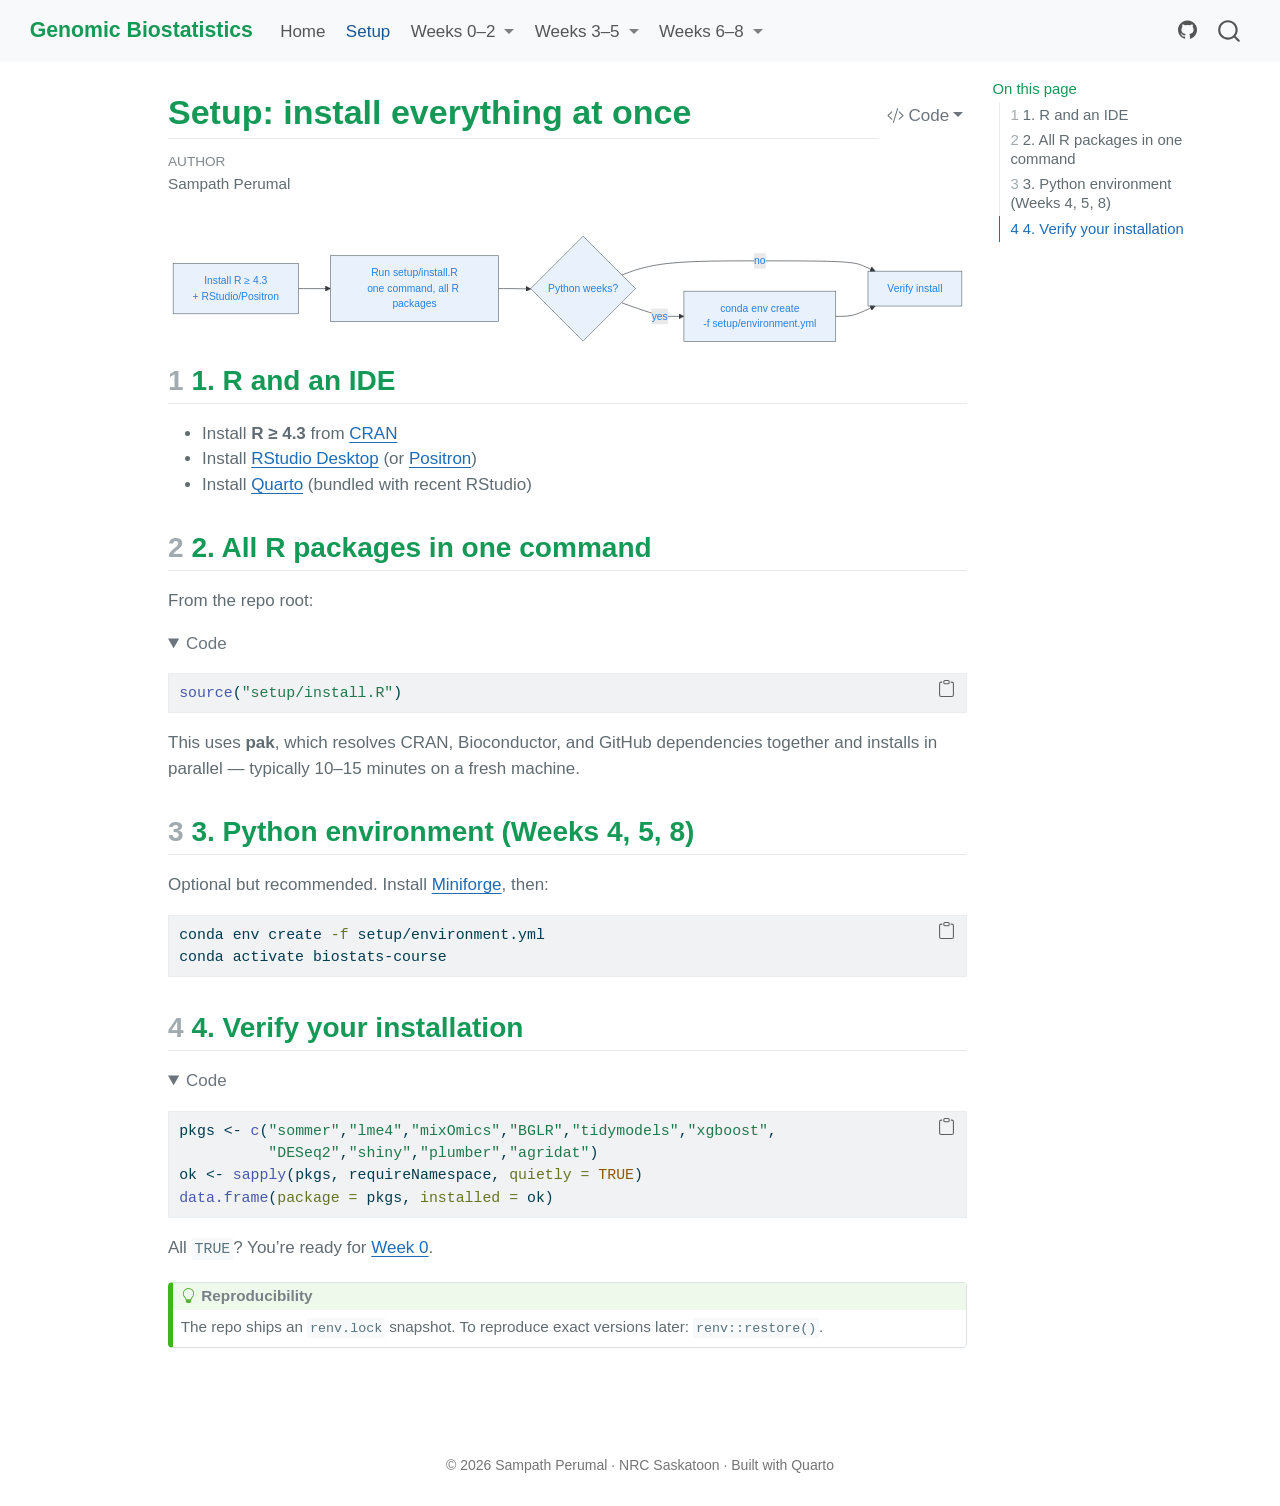
<file: setup.html>
<!DOCTYPE html>
<html xmlns="http://www.w3.org/1999/xhtml" lang="en" xml:lang="en"><head>

<meta charset="utf-8">
<meta name="generator" content="quarto-1.7.32">

<meta name="viewport" content="width=device-width, initial-scale=1.0, user-scalable=yes">

<meta name="author" content="Sampath Perumal">

<title>Setup: install everything at once – Genomic Biostatistics</title>
<style>
code{white-space: pre-wrap;}
span.smallcaps{font-variant: small-caps;}
div.columns{display: flex; gap: min(4vw, 1.5em);}
div.column{flex: auto; overflow-x: auto;}
div.hanging-indent{margin-left: 1.5em; text-indent: -1.5em;}
ul.task-list{list-style: none;}
ul.task-list li input[type="checkbox"] {
  width: 0.8em;
  margin: 0 0.8em 0.2em -1em; /* quarto-specific, see https://github.com/quarto-dev/quarto-cli/issues/4556 */ 
  vertical-align: middle;
}
/* CSS for syntax highlighting */
html { -webkit-text-size-adjust: 100%; }
pre > code.sourceCode { white-space: pre; position: relative; }
pre > code.sourceCode > span { display: inline-block; line-height: 1.25; }
pre > code.sourceCode > span:empty { height: 1.2em; }
.sourceCode { overflow: visible; }
code.sourceCode > span { color: inherit; text-decoration: inherit; }
div.sourceCode { margin: 1em 0; }
pre.sourceCode { margin: 0; }
@media screen {
div.sourceCode { overflow: auto; }
}
@media print {
pre > code.sourceCode { white-space: pre-wrap; }
pre > code.sourceCode > span { text-indent: -5em; padding-left: 5em; }
}
pre.numberSource code
  { counter-reset: source-line 0; }
pre.numberSource code > span
  { position: relative; left: -4em; counter-increment: source-line; }
pre.numberSource code > span > a:first-child::before
  { content: counter(source-line);
    position: relative; left: -1em; text-align: right; vertical-align: baseline;
    border: none; display: inline-block;
    -webkit-touch-callout: none; -webkit-user-select: none;
    -khtml-user-select: none; -moz-user-select: none;
    -ms-user-select: none; user-select: none;
    padding: 0 4px; width: 4em;
  }
pre.numberSource { margin-left: 3em;  padding-left: 4px; }
div.sourceCode
  {   }
@media screen {
pre > code.sourceCode > span > a:first-child::before { text-decoration: underline; }
}
</style>


<script src="site_libs/quarto-nav/quarto-nav.js"></script>
<script src="site_libs/quarto-nav/headroom.min.js"></script>
<script src="site_libs/clipboard/clipboard.min.js"></script>
<script src="site_libs/quarto-search/autocomplete.umd.js"></script>
<script src="site_libs/quarto-search/fuse.min.js"></script>
<script src="site_libs/quarto-search/quarto-search.js"></script>
<meta name="quarto:offset" content="./">
<script src="site_libs/quarto-html/quarto.js" type="module"></script>
<script src="site_libs/quarto-html/tabsets/tabsets.js" type="module"></script>
<script src="site_libs/quarto-html/popper.min.js"></script>
<script src="site_libs/quarto-html/tippy.umd.min.js"></script>
<script src="site_libs/quarto-html/anchor.min.js"></script>
<link href="site_libs/quarto-html/tippy.css" rel="stylesheet">
<link href="site_libs/quarto-html/quarto-syntax-highlighting-37eea08aefeeee20ff55810ff984fec1.css" rel="stylesheet" id="quarto-text-highlighting-styles">
<script src="site_libs/bootstrap/bootstrap.min.js"></script>
<link href="site_libs/bootstrap/bootstrap-icons.css" rel="stylesheet">
<link href="site_libs/bootstrap/bootstrap-1db537fb3bcd8f11fad3b5bfa09a4cac.min.css" rel="stylesheet" append-hash="true" id="quarto-bootstrap" data-mode="light">
<script id="quarto-search-options" type="application/json">{
  "location": "navbar",
  "copy-button": false,
  "collapse-after": 3,
  "panel-placement": "end",
  "type": "overlay",
  "limit": 50,
  "keyboard-shortcut": [
    "f",
    "/",
    "s"
  ],
  "show-item-context": false,
  "language": {
    "search-no-results-text": "No results",
    "search-matching-documents-text": "matching documents",
    "search-copy-link-title": "Copy link to search",
    "search-hide-matches-text": "Hide additional matches",
    "search-more-match-text": "more match in this document",
    "search-more-matches-text": "more matches in this document",
    "search-clear-button-title": "Clear",
    "search-text-placeholder": "",
    "search-detached-cancel-button-title": "Cancel",
    "search-submit-button-title": "Submit",
    "search-label": "Search"
  }
}</script>
<script src="site_libs/quarto-diagram/mermaid.min.js"></script>
<script src="site_libs/quarto-diagram/mermaid-init.js"></script>
<link href="site_libs/quarto-diagram/mermaid.css" rel="stylesheet">


</head>

<body class="nav-fixed quarto-light">

<div id="quarto-search-results"></div>
  <header id="quarto-header" class="headroom fixed-top">
    <nav class="navbar navbar-expand-lg " data-bs-theme="dark">
      <div class="navbar-container container-fluid">
      <div class="navbar-brand-container mx-auto">
    <a class="navbar-brand" href="./index.html">
    <span class="navbar-title">Genomic Biostatistics</span>
    </a>
  </div>
            <div id="quarto-search" class="" title="Search"></div>
          <button class="navbar-toggler" type="button" data-bs-toggle="collapse" data-bs-target="#navbarCollapse" aria-controls="navbarCollapse" role="menu" aria-expanded="false" aria-label="Toggle navigation" onclick="if (window.quartoToggleHeadroom) { window.quartoToggleHeadroom(); }">
  <span class="navbar-toggler-icon"></span>
</button>
          <div class="collapse navbar-collapse" id="navbarCollapse">
            <ul class="navbar-nav navbar-nav-scroll me-auto">
  <li class="nav-item">
    <a class="nav-link" href="./index.html"> 
<span class="menu-text">Home</span></a>
  </li>  
  <li class="nav-item">
    <a class="nav-link active" href="./setup.html" aria-current="page"> 
<span class="menu-text">Setup</span></a>
  </li>  
  <li class="nav-item dropdown ">
    <a class="nav-link dropdown-toggle" href="#" id="nav-menu-weeks-0–2" role="link" data-bs-toggle="dropdown" aria-expanded="false">
 <span class="menu-text">Weeks 0–2</span>
    </a>
    <ul class="dropdown-menu" aria-labelledby="nav-menu-weeks-0–2">    
        <li>
    <a class="dropdown-item" href="./weeks/week0a-biostats-primer.html">
 <span class="dropdown-text">Week 0a — Biostatistics Primer</span></a>
  </li>  
        <li>
    <a class="dropdown-item" href="./weeks/week0b-r-essentials.html">
 <span class="dropdown-text">Week 0b — R Essentials</span></a>
  </li>  
        <li>
    <a class="dropdown-item" href="./weeks/week0c-other-languages.html">
 <span class="dropdown-text">Week 0c — Python, Bash, and SQL</span></a>
  </li>  
        <li>
    <a class="dropdown-item" href="./weeks/week1-mixed-models.html">
 <span class="dropdown-text">Week 1 — Linear &amp; Mixed Models</span></a>
  </li>  
        <li>
    <a class="dropdown-item" href="./weeks/week2-multivariate.html">
 <span class="dropdown-text">Week 2 — Multivariate Statistics &amp; Dimension Reduction</span></a>
  </li>  
    </ul>
  </li>
  <li class="nav-item dropdown ">
    <a class="nav-link dropdown-toggle" href="#" id="nav-menu-weeks-3–5" role="link" data-bs-toggle="dropdown" aria-expanded="false">
 <span class="menu-text">Weeks 3–5</span>
    </a>
    <ul class="dropdown-menu" aria-labelledby="nav-menu-weeks-3–5">    
        <li>
    <a class="dropdown-item" href="./weeks/week3-bayesian.html">
 <span class="dropdown-text">Week 3 — Bayesian Inference &amp; Genomic Prediction</span></a>
  </li>  
        <li>
    <a class="dropdown-item" href="./weeks/week4-machine-learning.html">
 <span class="dropdown-text">Week 4 — Machine Learning for Genomic Prediction</span></a>
  </li>  
        <li>
    <a class="dropdown-item" href="./weeks/week5-multiomics.html">
 <span class="dropdown-text">Week 5 — RNA-seq &amp; Multi-Omics Integration</span></a>
  </li>  
    </ul>
  </li>
  <li class="nav-item dropdown ">
    <a class="nav-link dropdown-toggle" href="#" id="nav-menu-weeks-6–8" role="link" data-bs-toggle="dropdown" aria-expanded="false">
 <span class="menu-text">Weeks 6–8</span>
    </a>
    <ul class="dropdown-menu" aria-labelledby="nav-menu-weeks-6–8">    
        <li>
    <a class="dropdown-item" href="./weeks/week6-shiny-apps.html">
 <span class="dropdown-text">Week 6 — Interactive Web Applications with Shiny</span></a>
  </li>  
        <li>
    <a class="dropdown-item" href="./weeks/week7-databases-apis.html">
 <span class="dropdown-text">Week 7 — Databases &amp; APIs for Breeding Data</span></a>
  </li>  
        <li>
    <a class="dropdown-item" href="./weeks/week8-hpc-pipelines.html">
 <span class="dropdown-text">Week 8 — HPC &amp; Reproducible Pipelines</span></a>
  </li>  
    </ul>
  </li>
</ul>
            <ul class="navbar-nav navbar-nav-scroll ms-auto">
  <li class="nav-item compact">
    <a class="nav-link" href="https://github.com/sampathperumal/genomic-biostats-course"> <i class="bi bi-github" role="img">
</i> 
<span class="menu-text"></span></a>
  </li>  
</ul>
          </div> <!-- /navcollapse -->
            <div class="quarto-navbar-tools">
</div>
      </div> <!-- /container-fluid -->
    </nav>
</header>
<!-- content -->
<div id="quarto-content" class="quarto-container page-columns page-rows-contents page-layout-article page-navbar">
<!-- sidebar -->
<!-- margin-sidebar -->
    <div id="quarto-margin-sidebar" class="sidebar margin-sidebar">
        <nav id="TOC" role="doc-toc" class="toc-active">
    <h2 id="toc-title">On this page</h2>
   
  <ul>
  <li><a href="#r-and-an-ide" id="toc-r-and-an-ide" class="nav-link active" data-scroll-target="#r-and-an-ide"><span class="header-section-number">1</span> 1. R and an IDE</a></li>
  <li><a href="#all-r-packages-in-one-command" id="toc-all-r-packages-in-one-command" class="nav-link" data-scroll-target="#all-r-packages-in-one-command"><span class="header-section-number">2</span> 2. All R packages in one command</a></li>
  <li><a href="#python-environment-weeks-4-5-8" id="toc-python-environment-weeks-4-5-8" class="nav-link" data-scroll-target="#python-environment-weeks-4-5-8"><span class="header-section-number">3</span> 3. Python environment (Weeks 4, 5, 8)</a></li>
  <li><a href="#verify-your-installation" id="toc-verify-your-installation" class="nav-link" data-scroll-target="#verify-your-installation"><span class="header-section-number">4</span> 4. Verify your installation</a></li>
  </ul>
</nav>
    </div>
<!-- main -->
<main class="content" id="quarto-document-content">

<header id="title-block-header" class="quarto-title-block default">
<div class="quarto-title">
<div class="quarto-title-block"><div><h1 class="title">Setup: install everything at once</h1><button type="button" class="btn code-tools-button dropdown-toggle" id="quarto-code-tools-menu" data-bs-toggle="dropdown" aria-expanded="false"><i class="bi"></i> Code</button><ul class="dropdown-menu dropdown-menu-end" aria-labelelledby="quarto-code-tools-menu"><li><a id="quarto-show-all-code" class="dropdown-item" href="javascript:void(0)" role="button">Show All Code</a></li><li><a id="quarto-hide-all-code" class="dropdown-item" href="javascript:void(0)" role="button">Hide All Code</a></li><li><hr class="dropdown-divider"></li><li><a id="quarto-view-source" class="dropdown-item" href="javascript:void(0)" role="button">View Source</a></li></ul></div></div>
</div>



<div class="quarto-title-meta">

    <div>
    <div class="quarto-title-meta-heading">Author</div>
    <div class="quarto-title-meta-contents">
             <p>Sampath Perumal </p>
          </div>
  </div>
    
  
    
  </div>
  


</header>


<div class="cell" data-layout-align="default">
<div class="cell-output-display">
<div>
<p></p><figure class="figure"><p></p>
<div>
<pre class="mermaid mermaid-js">flowchart LR
    A[Install R ≥ 4.3&lt;br/&gt;+ RStudio/Positron] --&gt; B[Run setup/install.R&lt;br/&gt;one command, all R packages]
    B --&gt; C{Python weeks?}
    C -- yes --&gt; D[conda env create&lt;br/&gt;-f setup/environment.yml]
    C -- no --&gt; E[Verify install]
    D --&gt; E
</pre>
</div>
<p></p></figure><p></p>
</div>
</div>
</div>
<section id="r-and-an-ide" class="level2" data-number="1">
<h2 data-number="1" class="anchored" data-anchor-id="r-and-an-ide"><span class="header-section-number">1</span> 1. R and an IDE</h2>
<ul>
<li>Install <strong>R ≥ 4.3</strong> from <a href="https://cran.r-project.org/">CRAN</a></li>
<li>Install <a href="https://posit.co/download/rstudio-desktop/">RStudio Desktop</a> (or <a href="https://positron.posit.co/">Positron</a>)</li>
<li>Install <a href="https://quarto.org/docs/get-started/">Quarto</a> (bundled with recent RStudio)</li>
</ul>
</section>
<section id="all-r-packages-in-one-command" class="level2" data-number="2">
<h2 data-number="2" class="anchored" data-anchor-id="all-r-packages-in-one-command"><span class="header-section-number">2</span> 2. All R packages in one command</h2>
<p>From the repo root:</p>
<div class="cell">
<details open="" class="code-fold">
<summary>Code</summary>
<div class="sourceCode cell-code" id="cb1"><pre class="sourceCode r code-with-copy"><code class="sourceCode r"><span id="cb1-1"><a href="#cb1-1" aria-hidden="true" tabindex="-1"></a><span class="fu">source</span>(<span class="st">"setup/install.R"</span>)</span></code><button title="Copy to Clipboard" class="code-copy-button"><i class="bi"></i></button></pre></div>
</details>
</div>
<p>This uses <strong>pak</strong>, which resolves CRAN, Bioconductor, and GitHub dependencies together and installs in parallel — typically 10–15 minutes on a fresh machine.</p>
</section>
<section id="python-environment-weeks-4-5-8" class="level2" data-number="3">
<h2 data-number="3" class="anchored" data-anchor-id="python-environment-weeks-4-5-8"><span class="header-section-number">3</span> 3. Python environment (Weeks 4, 5, 8)</h2>
<p>Optional but recommended. Install <a href="https://github.com/conda-forge/miniforge">Miniforge</a>, then:</p>
<div class="sourceCode" id="cb2"><pre class="sourceCode bash code-with-copy"><code class="sourceCode bash"><span id="cb2-1"><a href="#cb2-1" aria-hidden="true" tabindex="-1"></a><span class="ex">conda</span> env create <span class="at">-f</span> setup/environment.yml</span>
<span id="cb2-2"><a href="#cb2-2" aria-hidden="true" tabindex="-1"></a><span class="ex">conda</span> activate biostats-course</span></code><button title="Copy to Clipboard" class="code-copy-button"><i class="bi"></i></button></pre></div>
</section>
<section id="verify-your-installation" class="level2" data-number="4">
<h2 data-number="4" class="anchored" data-anchor-id="verify-your-installation"><span class="header-section-number">4</span> 4. Verify your installation</h2>
<div class="cell">
<details open="" class="code-fold">
<summary>Code</summary>
<div class="sourceCode cell-code" id="cb3"><pre class="sourceCode r code-with-copy"><code class="sourceCode r"><span id="cb3-1"><a href="#cb3-1" aria-hidden="true" tabindex="-1"></a>pkgs <span class="ot">&lt;-</span> <span class="fu">c</span>(<span class="st">"sommer"</span>,<span class="st">"lme4"</span>,<span class="st">"mixOmics"</span>,<span class="st">"BGLR"</span>,<span class="st">"tidymodels"</span>,<span class="st">"xgboost"</span>,</span>
<span id="cb3-2"><a href="#cb3-2" aria-hidden="true" tabindex="-1"></a>          <span class="st">"DESeq2"</span>,<span class="st">"shiny"</span>,<span class="st">"plumber"</span>,<span class="st">"agridat"</span>)</span>
<span id="cb3-3"><a href="#cb3-3" aria-hidden="true" tabindex="-1"></a>ok <span class="ot">&lt;-</span> <span class="fu">sapply</span>(pkgs, requireNamespace, <span class="at">quietly =</span> <span class="cn">TRUE</span>)</span>
<span id="cb3-4"><a href="#cb3-4" aria-hidden="true" tabindex="-1"></a><span class="fu">data.frame</span>(<span class="at">package =</span> pkgs, <span class="at">installed =</span> ok)</span></code><button title="Copy to Clipboard" class="code-copy-button"><i class="bi"></i></button></pre></div>
</details>
</div>
<p>All <code>TRUE</code>? You’re ready for <a href="./weeks/week0a-biostats-primer.html">Week 0</a>.</p>
<div class="callout callout-style-default callout-tip callout-titled">
<div class="callout-header d-flex align-content-center">
<div class="callout-icon-container">
<i class="callout-icon"></i>
</div>
<div class="callout-title-container flex-fill">
Reproducibility
</div>
</div>
<div class="callout-body-container callout-body">
<p>The repo ships an <code>renv.lock</code> snapshot. To reproduce exact versions later: <code>renv::restore()</code>.</p>
</div>
</div>


<!-- -->

</section>

</main> <!-- /main -->
<script id="quarto-html-after-body" type="application/javascript">
  window.document.addEventListener("DOMContentLoaded", function (event) {
    const icon = "";
    const anchorJS = new window.AnchorJS();
    anchorJS.options = {
      placement: 'right',
      icon: icon
    };
    anchorJS.add('.anchored');
    const isCodeAnnotation = (el) => {
      for (const clz of el.classList) {
        if (clz.startsWith('code-annotation-')) {                     
          return true;
        }
      }
      return false;
    }
    const onCopySuccess = function(e) {
      // button target
      const button = e.trigger;
      // don't keep focus
      button.blur();
      // flash "checked"
      button.classList.add('code-copy-button-checked');
      var currentTitle = button.getAttribute("title");
      button.setAttribute("title", "Copied!");
      let tooltip;
      if (window.bootstrap) {
        button.setAttribute("data-bs-toggle", "tooltip");
        button.setAttribute("data-bs-placement", "left");
        button.setAttribute("data-bs-title", "Copied!");
        tooltip = new bootstrap.Tooltip(button, 
          { trigger: "manual", 
            customClass: "code-copy-button-tooltip",
            offset: [0, -8]});
        tooltip.show();    
      }
      setTimeout(function() {
        if (tooltip) {
          tooltip.hide();
          button.removeAttribute("data-bs-title");
          button.removeAttribute("data-bs-toggle");
          button.removeAttribute("data-bs-placement");
        }
        button.setAttribute("title", currentTitle);
        button.classList.remove('code-copy-button-checked');
      }, 1000);
      // clear code selection
      e.clearSelection();
    }
    const getTextToCopy = function(trigger) {
        const codeEl = trigger.previousElementSibling.cloneNode(true);
        for (const childEl of codeEl.children) {
          if (isCodeAnnotation(childEl)) {
            childEl.remove();
          }
        }
        return codeEl.innerText;
    }
    const clipboard = new window.ClipboardJS('.code-copy-button:not([data-in-quarto-modal])', {
      text: getTextToCopy
    });
    clipboard.on('success', onCopySuccess);
    if (window.document.getElementById('quarto-embedded-source-code-modal')) {
      const clipboardModal = new window.ClipboardJS('.code-copy-button[data-in-quarto-modal]', {
        text: getTextToCopy,
        container: window.document.getElementById('quarto-embedded-source-code-modal')
      });
      clipboardModal.on('success', onCopySuccess);
    }
    const viewSource = window.document.getElementById('quarto-view-source') ||
                       window.document.getElementById('quarto-code-tools-source');
    if (viewSource) {
      const sourceUrl = viewSource.getAttribute("data-quarto-source-url");
      viewSource.addEventListener("click", function(e) {
        if (sourceUrl) {
          // rstudio viewer pane
          if (/\bcapabilities=\b/.test(window.location)) {
            window.open(sourceUrl);
          } else {
            window.location.href = sourceUrl;
          }
        } else {
          const modal = new bootstrap.Modal(document.getElementById('quarto-embedded-source-code-modal'));
          modal.show();
        }
        return false;
      });
    }
    function toggleCodeHandler(show) {
      return function(e) {
        const detailsSrc = window.document.querySelectorAll(".cell > details > .sourceCode");
        for (let i=0; i<detailsSrc.length; i++) {
          const details = detailsSrc[i].parentElement;
          if (show) {
            details.open = true;
          } else {
            details.removeAttribute("open");
          }
        }
        const cellCodeDivs = window.document.querySelectorAll(".cell > .sourceCode");
        const fromCls = show ? "hidden" : "unhidden";
        const toCls = show ? "unhidden" : "hidden";
        for (let i=0; i<cellCodeDivs.length; i++) {
          const codeDiv = cellCodeDivs[i];
          if (codeDiv.classList.contains(fromCls)) {
            codeDiv.classList.remove(fromCls);
            codeDiv.classList.add(toCls);
          } 
        }
        return false;
      }
    }
    const hideAllCode = window.document.getElementById("quarto-hide-all-code");
    if (hideAllCode) {
      hideAllCode.addEventListener("click", toggleCodeHandler(false));
    }
    const showAllCode = window.document.getElementById("quarto-show-all-code");
    if (showAllCode) {
      showAllCode.addEventListener("click", toggleCodeHandler(true));
    }
      var localhostRegex = new RegExp(/^(?:http|https):\/\/localhost\:?[0-9]*\//);
      var mailtoRegex = new RegExp(/^mailto:/);
        var filterRegex = new RegExp("https:\/\/sampathperumal\.github\.io\/genomic-biostats-course");
      var isInternal = (href) => {
          return filterRegex.test(href) || localhostRegex.test(href) || mailtoRegex.test(href);
      }
      // Inspect non-navigation links and adorn them if external
     var links = window.document.querySelectorAll('a[href]:not(.nav-link):not(.navbar-brand):not(.toc-action):not(.sidebar-link):not(.sidebar-item-toggle):not(.pagination-link):not(.no-external):not([aria-hidden]):not(.dropdown-item):not(.quarto-navigation-tool):not(.about-link)');
      for (var i=0; i<links.length; i++) {
        const link = links[i];
        if (!isInternal(link.href)) {
          // undo the damage that might have been done by quarto-nav.js in the case of
          // links that we want to consider external
          if (link.dataset.originalHref !== undefined) {
            link.href = link.dataset.originalHref;
          }
        }
      }
    function tippyHover(el, contentFn, onTriggerFn, onUntriggerFn) {
      const config = {
        allowHTML: true,
        maxWidth: 500,
        delay: 100,
        arrow: false,
        appendTo: function(el) {
            return el.parentElement;
        },
        interactive: true,
        interactiveBorder: 10,
        theme: 'quarto',
        placement: 'bottom-start',
      };
      if (contentFn) {
        config.content = contentFn;
      }
      if (onTriggerFn) {
        config.onTrigger = onTriggerFn;
      }
      if (onUntriggerFn) {
        config.onUntrigger = onUntriggerFn;
      }
      window.tippy(el, config); 
    }
    const noterefs = window.document.querySelectorAll('a[role="doc-noteref"]');
    for (var i=0; i<noterefs.length; i++) {
      const ref = noterefs[i];
      tippyHover(ref, function() {
        // use id or data attribute instead here
        let href = ref.getAttribute('data-footnote-href') || ref.getAttribute('href');
        try { href = new URL(href).hash; } catch {}
        const id = href.replace(/^#\/?/, "");
        const note = window.document.getElementById(id);
        if (note) {
          return note.innerHTML;
        } else {
          return "";
        }
      });
    }
    const xrefs = window.document.querySelectorAll('a.quarto-xref');
    const processXRef = (id, note) => {
      // Strip column container classes
      const stripColumnClz = (el) => {
        el.classList.remove("page-full", "page-columns");
        if (el.children) {
          for (const child of el.children) {
            stripColumnClz(child);
          }
        }
      }
      stripColumnClz(note)
      if (id === null || id.startsWith('sec-')) {
        // Special case sections, only their first couple elements
        const container = document.createElement("div");
        if (note.children && note.children.length > 2) {
          container.appendChild(note.children[0].cloneNode(true));
          for (let i = 1; i < note.children.length; i++) {
            const child = note.children[i];
            if (child.tagName === "P" && child.innerText === "") {
              continue;
            } else {
              container.appendChild(child.cloneNode(true));
              break;
            }
          }
          if (window.Quarto?.typesetMath) {
            window.Quarto.typesetMath(container);
          }
          return container.innerHTML
        } else {
          if (window.Quarto?.typesetMath) {
            window.Quarto.typesetMath(note);
          }
          return note.innerHTML;
        }
      } else {
        // Remove any anchor links if they are present
        const anchorLink = note.querySelector('a.anchorjs-link');
        if (anchorLink) {
          anchorLink.remove();
        }
        if (window.Quarto?.typesetMath) {
          window.Quarto.typesetMath(note);
        }
        if (note.classList.contains("callout")) {
          return note.outerHTML;
        } else {
          return note.innerHTML;
        }
      }
    }
    for (var i=0; i<xrefs.length; i++) {
      const xref = xrefs[i];
      tippyHover(xref, undefined, function(instance) {
        instance.disable();
        let url = xref.getAttribute('href');
        let hash = undefined; 
        if (url.startsWith('#')) {
          hash = url;
        } else {
          try { hash = new URL(url).hash; } catch {}
        }
        if (hash) {
          const id = hash.replace(/^#\/?/, "");
          const note = window.document.getElementById(id);
          if (note !== null) {
            try {
              const html = processXRef(id, note.cloneNode(true));
              instance.setContent(html);
            } finally {
              instance.enable();
              instance.show();
            }
          } else {
            // See if we can fetch this
            fetch(url.split('#')[0])
            .then(res => res.text())
            .then(html => {
              const parser = new DOMParser();
              const htmlDoc = parser.parseFromString(html, "text/html");
              const note = htmlDoc.getElementById(id);
              if (note !== null) {
                const html = processXRef(id, note);
                instance.setContent(html);
              } 
            }).finally(() => {
              instance.enable();
              instance.show();
            });
          }
        } else {
          // See if we can fetch a full url (with no hash to target)
          // This is a special case and we should probably do some content thinning / targeting
          fetch(url)
          .then(res => res.text())
          .then(html => {
            const parser = new DOMParser();
            const htmlDoc = parser.parseFromString(html, "text/html");
            const note = htmlDoc.querySelector('main.content');
            if (note !== null) {
              // This should only happen for chapter cross references
              // (since there is no id in the URL)
              // remove the first header
              if (note.children.length > 0 && note.children[0].tagName === "HEADER") {
                note.children[0].remove();
              }
              const html = processXRef(null, note);
              instance.setContent(html);
            } 
          }).finally(() => {
            instance.enable();
            instance.show();
          });
        }
      }, function(instance) {
      });
    }
        let selectedAnnoteEl;
        const selectorForAnnotation = ( cell, annotation) => {
          let cellAttr = 'data-code-cell="' + cell + '"';
          let lineAttr = 'data-code-annotation="' +  annotation + '"';
          const selector = 'span[' + cellAttr + '][' + lineAttr + ']';
          return selector;
        }
        const selectCodeLines = (annoteEl) => {
          const doc = window.document;
          const targetCell = annoteEl.getAttribute("data-target-cell");
          const targetAnnotation = annoteEl.getAttribute("data-target-annotation");
          const annoteSpan = window.document.querySelector(selectorForAnnotation(targetCell, targetAnnotation));
          const lines = annoteSpan.getAttribute("data-code-lines").split(",");
          const lineIds = lines.map((line) => {
            return targetCell + "-" + line;
          })
          let top = null;
          let height = null;
          let parent = null;
          if (lineIds.length > 0) {
              //compute the position of the single el (top and bottom and make a div)
              const el = window.document.getElementById(lineIds[0]);
              top = el.offsetTop;
              height = el.offsetHeight;
              parent = el.parentElement.parentElement;
            if (lineIds.length > 1) {
              const lastEl = window.document.getElementById(lineIds[lineIds.length - 1]);
              const bottom = lastEl.offsetTop + lastEl.offsetHeight;
              height = bottom - top;
            }
            if (top !== null && height !== null && parent !== null) {
              // cook up a div (if necessary) and position it 
              let div = window.document.getElementById("code-annotation-line-highlight");
              if (div === null) {
                div = window.document.createElement("div");
                div.setAttribute("id", "code-annotation-line-highlight");
                div.style.position = 'absolute';
                parent.appendChild(div);
              }
              div.style.top = top - 2 + "px";
              div.style.height = height + 4 + "px";
              div.style.left = 0;
              let gutterDiv = window.document.getElementById("code-annotation-line-highlight-gutter");
              if (gutterDiv === null) {
                gutterDiv = window.document.createElement("div");
                gutterDiv.setAttribute("id", "code-annotation-line-highlight-gutter");
                gutterDiv.style.position = 'absolute';
                const codeCell = window.document.getElementById(targetCell);
                const gutter = codeCell.querySelector('.code-annotation-gutter');
                gutter.appendChild(gutterDiv);
              }
              gutterDiv.style.top = top - 2 + "px";
              gutterDiv.style.height = height + 4 + "px";
            }
            selectedAnnoteEl = annoteEl;
          }
        };
        const unselectCodeLines = () => {
          const elementsIds = ["code-annotation-line-highlight", "code-annotation-line-highlight-gutter"];
          elementsIds.forEach((elId) => {
            const div = window.document.getElementById(elId);
            if (div) {
              div.remove();
            }
          });
          selectedAnnoteEl = undefined;
        };
          // Handle positioning of the toggle
      window.addEventListener(
        "resize",
        throttle(() => {
          elRect = undefined;
          if (selectedAnnoteEl) {
            selectCodeLines(selectedAnnoteEl);
          }
        }, 10)
      );
      function throttle(fn, ms) {
      let throttle = false;
      let timer;
        return (...args) => {
          if(!throttle) { // first call gets through
              fn.apply(this, args);
              throttle = true;
          } else { // all the others get throttled
              if(timer) clearTimeout(timer); // cancel #2
              timer = setTimeout(() => {
                fn.apply(this, args);
                timer = throttle = false;
              }, ms);
          }
        };
      }
        // Attach click handler to the DT
        const annoteDls = window.document.querySelectorAll('dt[data-target-cell]');
        for (const annoteDlNode of annoteDls) {
          annoteDlNode.addEventListener('click', (event) => {
            const clickedEl = event.target;
            if (clickedEl !== selectedAnnoteEl) {
              unselectCodeLines();
              const activeEl = window.document.querySelector('dt[data-target-cell].code-annotation-active');
              if (activeEl) {
                activeEl.classList.remove('code-annotation-active');
              }
              selectCodeLines(clickedEl);
              clickedEl.classList.add('code-annotation-active');
            } else {
              // Unselect the line
              unselectCodeLines();
              clickedEl.classList.remove('code-annotation-active');
            }
          });
        }
    const findCites = (el) => {
      const parentEl = el.parentElement;
      if (parentEl) {
        const cites = parentEl.dataset.cites;
        if (cites) {
          return {
            el,
            cites: cites.split(' ')
          };
        } else {
          return findCites(el.parentElement)
        }
      } else {
        return undefined;
      }
    };
    var bibliorefs = window.document.querySelectorAll('a[role="doc-biblioref"]');
    for (var i=0; i<bibliorefs.length; i++) {
      const ref = bibliorefs[i];
      const citeInfo = findCites(ref);
      if (citeInfo) {
        tippyHover(citeInfo.el, function() {
          var popup = window.document.createElement('div');
          citeInfo.cites.forEach(function(cite) {
            var citeDiv = window.document.createElement('div');
            citeDiv.classList.add('hanging-indent');
            citeDiv.classList.add('csl-entry');
            var biblioDiv = window.document.getElementById('ref-' + cite);
            if (biblioDiv) {
              citeDiv.innerHTML = biblioDiv.innerHTML;
            }
            popup.appendChild(citeDiv);
          });
          return popup.innerHTML;
        });
      }
    }
  });
  </script><div class="modal fade" id="quarto-embedded-source-code-modal" tabindex="-1" aria-labelledby="quarto-embedded-source-code-modal-label" aria-hidden="true"><div class="modal-dialog modal-dialog-scrollable"><div class="modal-content"><div class="modal-header"><h5 class="modal-title" id="quarto-embedded-source-code-modal-label">Source Code</h5><button class="btn-close" data-bs-dismiss="modal"></button></div><div class="modal-body"><div class="">
<div class="sourceCode" id="cb4" data-shortcodes="false"><pre class="sourceCode markdown code-with-copy"><code class="sourceCode markdown"><span id="cb4-1"><a href="#cb4-1" aria-hidden="true" tabindex="-1"></a><span class="co">---</span></span>
<span id="cb4-2"><a href="#cb4-2" aria-hidden="true" tabindex="-1"></a><span class="an">title:</span><span class="co"> "Setup: install everything at once"</span></span>
<span id="cb4-3"><a href="#cb4-3" aria-hidden="true" tabindex="-1"></a><span class="co">---</span></span>
<span id="cb4-4"><a href="#cb4-4" aria-hidden="true" tabindex="-1"></a></span>
<span id="cb4-7"><a href="#cb4-7" aria-hidden="true" tabindex="-1"></a><span class="in">```{mermaid}</span></span>
<span id="cb4-8"><a href="#cb4-8" aria-hidden="true" tabindex="-1"></a>flowchart LR</span>
<span id="cb4-9"><a href="#cb4-9" aria-hidden="true" tabindex="-1"></a>    A[Install R ≥ <span class="fl">4.3</span>&lt;br/&gt;+ RStudio/Positron] --&gt; B[Run setup/install.R&lt;br/&gt;one command, all R packages]</span>
<span id="cb4-10"><a href="#cb4-10" aria-hidden="true" tabindex="-1"></a>    B --&gt; C{Python weeks?}</span>
<span id="cb4-11"><a href="#cb4-11" aria-hidden="true" tabindex="-1"></a>    C -- yes --&gt; D[conda env create&lt;br/&gt;<span class="ot">-f</span> setup/environment.yml]</span>
<span id="cb4-12"><a href="#cb4-12" aria-hidden="true" tabindex="-1"></a>    C -- <span class="fu">no</span> --&gt; E[Verify install]</span>
<span id="cb4-13"><a href="#cb4-13" aria-hidden="true" tabindex="-1"></a>    D --&gt; E</span>
<span id="cb4-14"><a href="#cb4-14" aria-hidden="true" tabindex="-1"></a><span class="in">```</span></span>
<span id="cb4-15"><a href="#cb4-15" aria-hidden="true" tabindex="-1"></a></span>
<span id="cb4-16"><a href="#cb4-16" aria-hidden="true" tabindex="-1"></a><span class="fu">## 1. R and an IDE</span></span>
<span id="cb4-17"><a href="#cb4-17" aria-hidden="true" tabindex="-1"></a></span>
<span id="cb4-18"><a href="#cb4-18" aria-hidden="true" tabindex="-1"></a><span class="ss">- </span>Install **R ≥ 4.3** from <span class="co">[</span><span class="ot">CRAN</span><span class="co">](https://cran.r-project.org/)</span></span>
<span id="cb4-19"><a href="#cb4-19" aria-hidden="true" tabindex="-1"></a><span class="ss">- </span>Install <span class="co">[</span><span class="ot">RStudio Desktop</span><span class="co">](https://posit.co/download/rstudio-desktop/)</span> (or <span class="co">[</span><span class="ot">Positron</span><span class="co">](https://positron.posit.co/)</span>)</span>
<span id="cb4-20"><a href="#cb4-20" aria-hidden="true" tabindex="-1"></a><span class="ss">- </span>Install <span class="co">[</span><span class="ot">Quarto</span><span class="co">](https://quarto.org/docs/get-started/)</span> (bundled with recent RStudio)</span>
<span id="cb4-21"><a href="#cb4-21" aria-hidden="true" tabindex="-1"></a></span>
<span id="cb4-22"><a href="#cb4-22" aria-hidden="true" tabindex="-1"></a><span class="fu">## 2. All R packages in one command</span></span>
<span id="cb4-23"><a href="#cb4-23" aria-hidden="true" tabindex="-1"></a></span>
<span id="cb4-24"><a href="#cb4-24" aria-hidden="true" tabindex="-1"></a>From the repo root:</span>
<span id="cb4-25"><a href="#cb4-25" aria-hidden="true" tabindex="-1"></a></span>
<span id="cb4-28"><a href="#cb4-28" aria-hidden="true" tabindex="-1"></a><span class="in">```{r}</span></span>
<span id="cb4-29"><a href="#cb4-29" aria-hidden="true" tabindex="-1"></a><span class="co">#| eval: false</span></span>
<span id="cb4-30"><a href="#cb4-30" aria-hidden="true" tabindex="-1"></a><span class="fu">source</span>(<span class="st">"setup/install.R"</span>)</span>
<span id="cb4-31"><a href="#cb4-31" aria-hidden="true" tabindex="-1"></a><span class="in">```</span></span>
<span id="cb4-32"><a href="#cb4-32" aria-hidden="true" tabindex="-1"></a></span>
<span id="cb4-33"><a href="#cb4-33" aria-hidden="true" tabindex="-1"></a>This uses **pak**, which resolves CRAN, Bioconductor, and GitHub dependencies together and installs in parallel — typically 10–15 minutes on a fresh machine.</span>
<span id="cb4-34"><a href="#cb4-34" aria-hidden="true" tabindex="-1"></a></span>
<span id="cb4-35"><a href="#cb4-35" aria-hidden="true" tabindex="-1"></a><span class="fu">## 3. Python environment (Weeks 4, 5, 8)</span></span>
<span id="cb4-36"><a href="#cb4-36" aria-hidden="true" tabindex="-1"></a></span>
<span id="cb4-37"><a href="#cb4-37" aria-hidden="true" tabindex="-1"></a>Optional but recommended. Install <span class="co">[</span><span class="ot">Miniforge</span><span class="co">](https://github.com/conda-forge/miniforge)</span>, then:</span>
<span id="cb4-38"><a href="#cb4-38" aria-hidden="true" tabindex="-1"></a></span>
<span id="cb4-39"><a href="#cb4-39" aria-hidden="true" tabindex="-1"></a><span class="in">```bash</span></span>
<span id="cb4-40"><a href="#cb4-40" aria-hidden="true" tabindex="-1"></a><span class="ex">conda</span> env create <span class="at">-f</span> setup/environment.yml</span>
<span id="cb4-41"><a href="#cb4-41" aria-hidden="true" tabindex="-1"></a><span class="ex">conda</span> activate biostats-course</span>
<span id="cb4-42"><a href="#cb4-42" aria-hidden="true" tabindex="-1"></a><span class="in">```</span></span>
<span id="cb4-43"><a href="#cb4-43" aria-hidden="true" tabindex="-1"></a></span>
<span id="cb4-44"><a href="#cb4-44" aria-hidden="true" tabindex="-1"></a><span class="fu">## 4. Verify your installation</span></span>
<span id="cb4-45"><a href="#cb4-45" aria-hidden="true" tabindex="-1"></a></span>
<span id="cb4-48"><a href="#cb4-48" aria-hidden="true" tabindex="-1"></a><span class="in">```{r}</span></span>
<span id="cb4-49"><a href="#cb4-49" aria-hidden="true" tabindex="-1"></a><span class="co">#| eval: false</span></span>
<span id="cb4-50"><a href="#cb4-50" aria-hidden="true" tabindex="-1"></a>pkgs <span class="ot">&lt;-</span> <span class="fu">c</span>(<span class="st">"sommer"</span>,<span class="st">"lme4"</span>,<span class="st">"mixOmics"</span>,<span class="st">"BGLR"</span>,<span class="st">"tidymodels"</span>,<span class="st">"xgboost"</span>,</span>
<span id="cb4-51"><a href="#cb4-51" aria-hidden="true" tabindex="-1"></a>          <span class="st">"DESeq2"</span>,<span class="st">"shiny"</span>,<span class="st">"plumber"</span>,<span class="st">"agridat"</span>)</span>
<span id="cb4-52"><a href="#cb4-52" aria-hidden="true" tabindex="-1"></a>ok <span class="ot">&lt;-</span> <span class="fu">sapply</span>(pkgs, requireNamespace, <span class="at">quietly =</span> <span class="cn">TRUE</span>)</span>
<span id="cb4-53"><a href="#cb4-53" aria-hidden="true" tabindex="-1"></a><span class="fu">data.frame</span>(<span class="at">package =</span> pkgs, <span class="at">installed =</span> ok)</span>
<span id="cb4-54"><a href="#cb4-54" aria-hidden="true" tabindex="-1"></a><span class="in">```</span></span>
<span id="cb4-55"><a href="#cb4-55" aria-hidden="true" tabindex="-1"></a></span>
<span id="cb4-56"><a href="#cb4-56" aria-hidden="true" tabindex="-1"></a>All <span class="in">`TRUE`</span>? You're ready for <span class="co">[</span><span class="ot">Week 0</span><span class="co">](weeks/week0a-biostats-primer.qmd)</span>.</span>
<span id="cb4-57"><a href="#cb4-57" aria-hidden="true" tabindex="-1"></a></span>
<span id="cb4-58"><a href="#cb4-58" aria-hidden="true" tabindex="-1"></a>::: {.callout-tip}</span>
<span id="cb4-59"><a href="#cb4-59" aria-hidden="true" tabindex="-1"></a><span class="fu">## Reproducibility</span></span>
<span id="cb4-60"><a href="#cb4-60" aria-hidden="true" tabindex="-1"></a>The repo ships an <span class="in">`renv.lock`</span> snapshot. To reproduce exact versions later: <span class="in">`renv::restore()`</span>.</span>
<span id="cb4-61"><a href="#cb4-61" aria-hidden="true" tabindex="-1"></a>:::</span>
</code><button title="Copy to Clipboard" class="code-copy-button" data-in-quarto-modal=""><i class="bi"></i></button></pre></div>
</div></div></div></div></div>
</div> <!-- /content -->
<footer class="footer">
  <div class="nav-footer">
    <div class="nav-footer-left">
      &nbsp;
    </div>   
    <div class="nav-footer-center">
<p>© 2026 Sampath Perumal · NRC Saskatoon · Built with Quarto</p>
</div>
    <div class="nav-footer-right">
      &nbsp;
    </div>
  </div>
</footer>




</body></html>
</file>
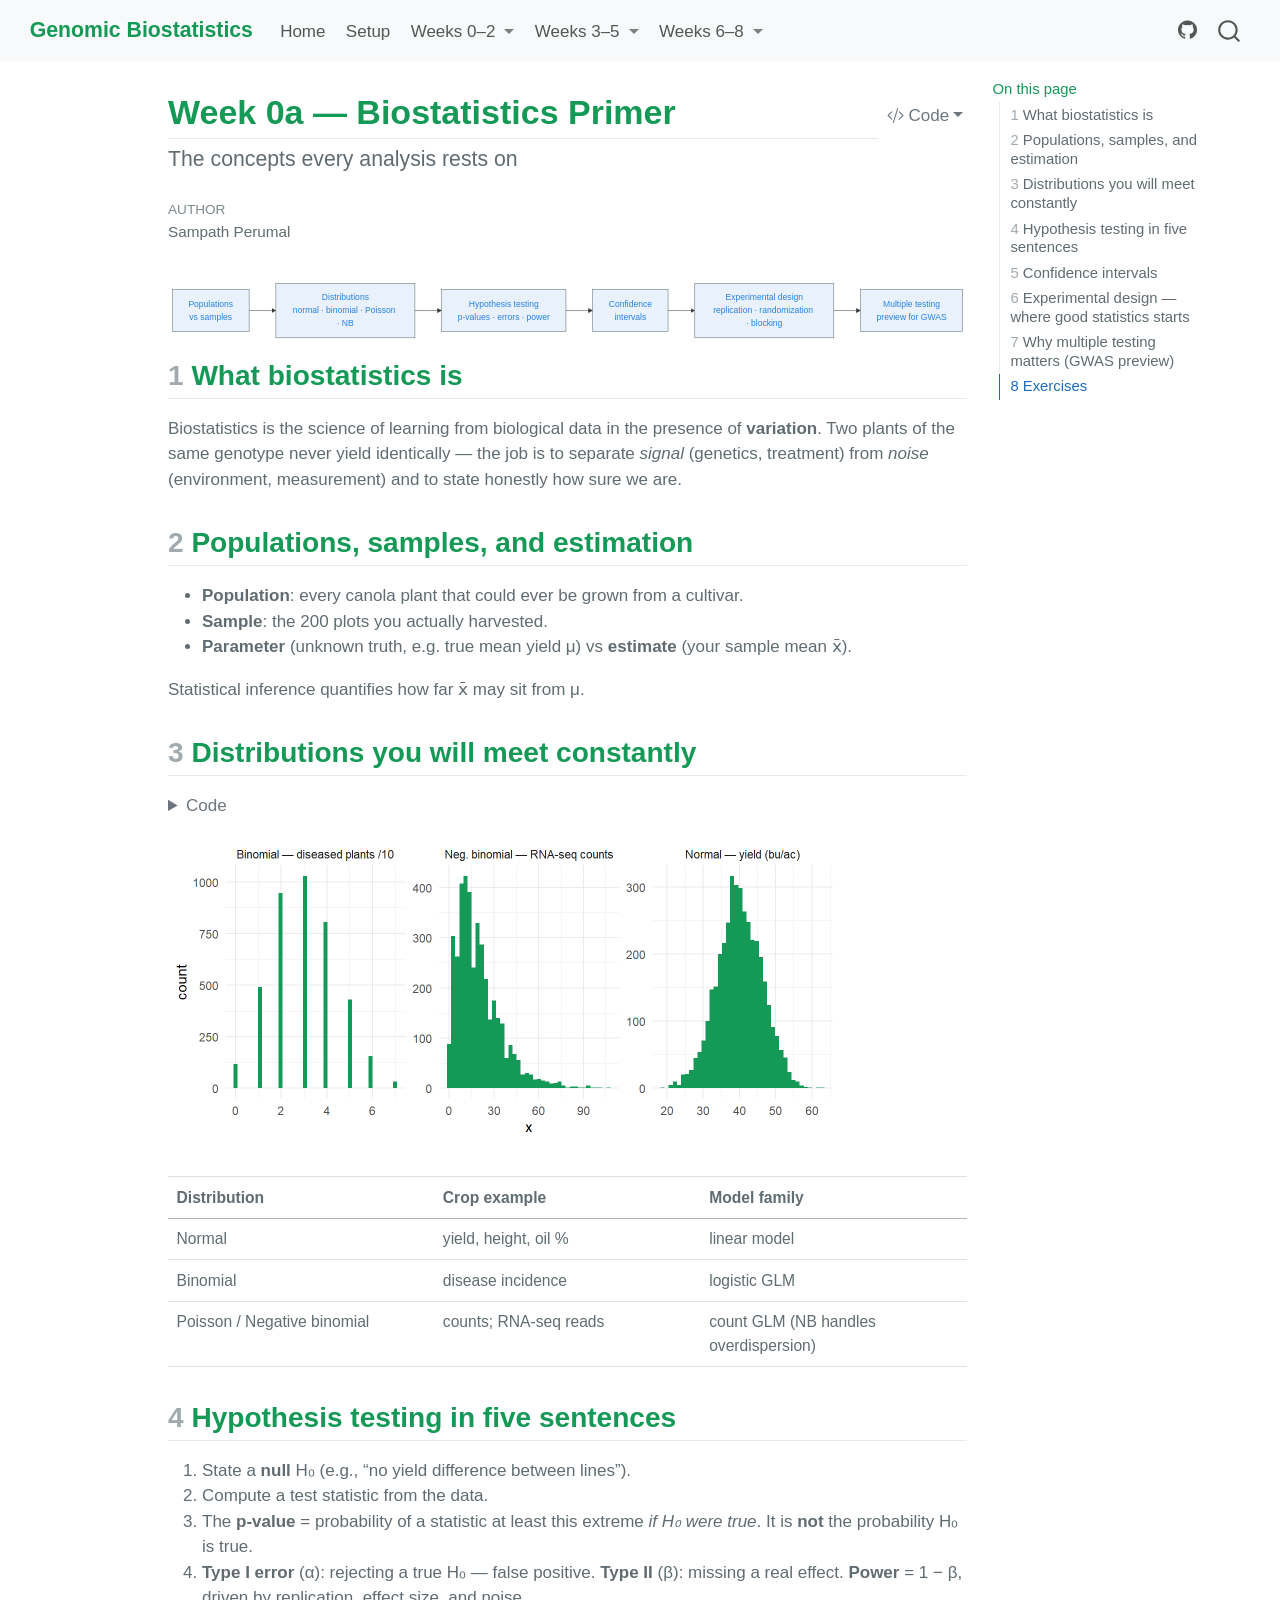
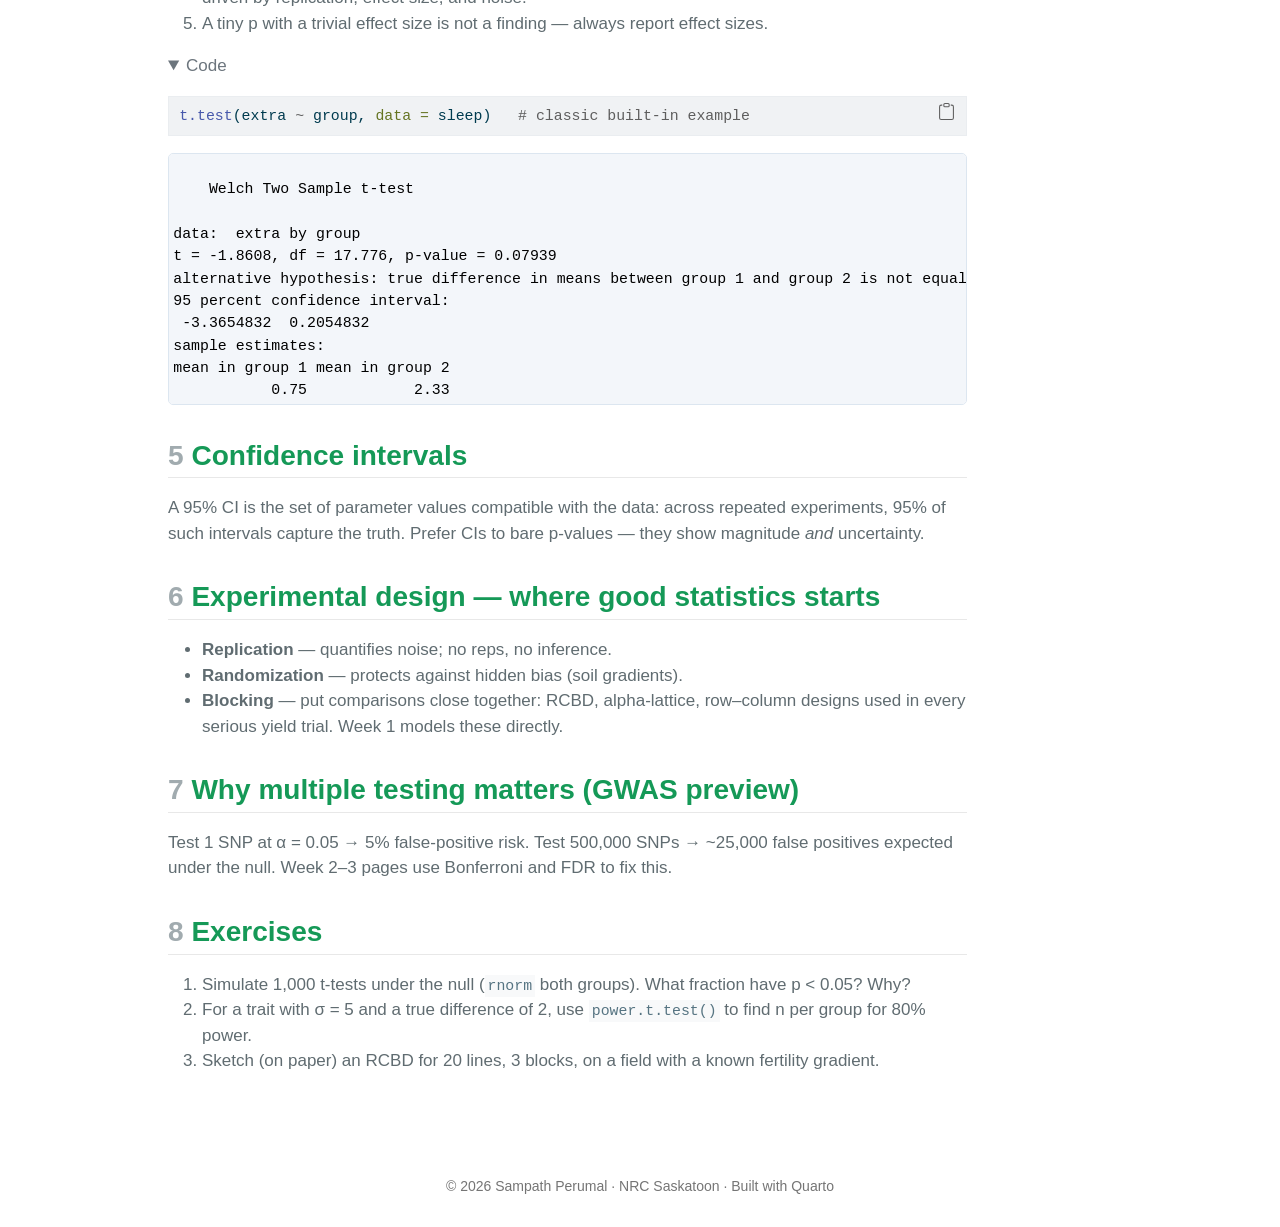
<file: weeks/week0a-biostats-primer.html>
<!DOCTYPE html>
<html xmlns="http://www.w3.org/1999/xhtml" lang="en" xml:lang="en"><head>

<meta charset="utf-8">
<meta name="generator" content="quarto-1.7.32">

<meta name="viewport" content="width=device-width, initial-scale=1.0, user-scalable=yes">

<meta name="author" content="Sampath Perumal">

<title>Week 0a — Biostatistics Primer – Genomic Biostatistics</title>
<style>
code{white-space: pre-wrap;}
span.smallcaps{font-variant: small-caps;}
div.columns{display: flex; gap: min(4vw, 1.5em);}
div.column{flex: auto; overflow-x: auto;}
div.hanging-indent{margin-left: 1.5em; text-indent: -1.5em;}
ul.task-list{list-style: none;}
ul.task-list li input[type="checkbox"] {
  width: 0.8em;
  margin: 0 0.8em 0.2em -1em; /* quarto-specific, see https://github.com/quarto-dev/quarto-cli/issues/4556 */ 
  vertical-align: middle;
}
/* CSS for syntax highlighting */
html { -webkit-text-size-adjust: 100%; }
pre > code.sourceCode { white-space: pre; position: relative; }
pre > code.sourceCode > span { display: inline-block; line-height: 1.25; }
pre > code.sourceCode > span:empty { height: 1.2em; }
.sourceCode { overflow: visible; }
code.sourceCode > span { color: inherit; text-decoration: inherit; }
div.sourceCode { margin: 1em 0; }
pre.sourceCode { margin: 0; }
@media screen {
div.sourceCode { overflow: auto; }
}
@media print {
pre > code.sourceCode { white-space: pre-wrap; }
pre > code.sourceCode > span { text-indent: -5em; padding-left: 5em; }
}
pre.numberSource code
  { counter-reset: source-line 0; }
pre.numberSource code > span
  { position: relative; left: -4em; counter-increment: source-line; }
pre.numberSource code > span > a:first-child::before
  { content: counter(source-line);
    position: relative; left: -1em; text-align: right; vertical-align: baseline;
    border: none; display: inline-block;
    -webkit-touch-callout: none; -webkit-user-select: none;
    -khtml-user-select: none; -moz-user-select: none;
    -ms-user-select: none; user-select: none;
    padding: 0 4px; width: 4em;
  }
pre.numberSource { margin-left: 3em;  padding-left: 4px; }
div.sourceCode
  {   }
@media screen {
pre > code.sourceCode > span > a:first-child::before { text-decoration: underline; }
}
</style>


<script src="../site_libs/quarto-nav/quarto-nav.js"></script>
<script src="../site_libs/quarto-nav/headroom.min.js"></script>
<script src="../site_libs/clipboard/clipboard.min.js"></script>
<script src="../site_libs/quarto-search/autocomplete.umd.js"></script>
<script src="../site_libs/quarto-search/fuse.min.js"></script>
<script src="../site_libs/quarto-search/quarto-search.js"></script>
<meta name="quarto:offset" content="../">
<script src="../site_libs/quarto-html/quarto.js" type="module"></script>
<script src="../site_libs/quarto-html/tabsets/tabsets.js" type="module"></script>
<script src="../site_libs/quarto-html/popper.min.js"></script>
<script src="../site_libs/quarto-html/tippy.umd.min.js"></script>
<script src="../site_libs/quarto-html/anchor.min.js"></script>
<link href="../site_libs/quarto-html/tippy.css" rel="stylesheet">
<link href="../site_libs/quarto-html/quarto-syntax-highlighting-37eea08aefeeee20ff55810ff984fec1.css" rel="stylesheet" id="quarto-text-highlighting-styles">
<script src="../site_libs/bootstrap/bootstrap.min.js"></script>
<link href="../site_libs/bootstrap/bootstrap-icons.css" rel="stylesheet">
<link href="../site_libs/bootstrap/bootstrap-1db537fb3bcd8f11fad3b5bfa09a4cac.min.css" rel="stylesheet" append-hash="true" id="quarto-bootstrap" data-mode="light">
<script id="quarto-search-options" type="application/json">{
  "location": "navbar",
  "copy-button": false,
  "collapse-after": 3,
  "panel-placement": "end",
  "type": "overlay",
  "limit": 50,
  "keyboard-shortcut": [
    "f",
    "/",
    "s"
  ],
  "show-item-context": false,
  "language": {
    "search-no-results-text": "No results",
    "search-matching-documents-text": "matching documents",
    "search-copy-link-title": "Copy link to search",
    "search-hide-matches-text": "Hide additional matches",
    "search-more-match-text": "more match in this document",
    "search-more-matches-text": "more matches in this document",
    "search-clear-button-title": "Clear",
    "search-text-placeholder": "",
    "search-detached-cancel-button-title": "Cancel",
    "search-submit-button-title": "Submit",
    "search-label": "Search"
  }
}</script>
<script src="../site_libs/quarto-diagram/mermaid.min.js"></script>
<script src="../site_libs/quarto-diagram/mermaid-init.js"></script>
<link href="../site_libs/quarto-diagram/mermaid.css" rel="stylesheet">


</head>

<body class="nav-fixed quarto-light">

<div id="quarto-search-results"></div>
  <header id="quarto-header" class="headroom fixed-top">
    <nav class="navbar navbar-expand-lg " data-bs-theme="dark">
      <div class="navbar-container container-fluid">
      <div class="navbar-brand-container mx-auto">
    <a class="navbar-brand" href="../index.html">
    <span class="navbar-title">Genomic Biostatistics</span>
    </a>
  </div>
            <div id="quarto-search" class="" title="Search"></div>
          <button class="navbar-toggler" type="button" data-bs-toggle="collapse" data-bs-target="#navbarCollapse" aria-controls="navbarCollapse" role="menu" aria-expanded="false" aria-label="Toggle navigation" onclick="if (window.quartoToggleHeadroom) { window.quartoToggleHeadroom(); }">
  <span class="navbar-toggler-icon"></span>
</button>
          <div class="collapse navbar-collapse" id="navbarCollapse">
            <ul class="navbar-nav navbar-nav-scroll me-auto">
  <li class="nav-item">
    <a class="nav-link" href="../index.html"> 
<span class="menu-text">Home</span></a>
  </li>  
  <li class="nav-item">
    <a class="nav-link" href="../setup.html"> 
<span class="menu-text">Setup</span></a>
  </li>  
  <li class="nav-item dropdown ">
    <a class="nav-link dropdown-toggle" href="#" id="nav-menu-weeks-0–2" role="link" data-bs-toggle="dropdown" aria-expanded="false">
 <span class="menu-text">Weeks 0–2</span>
    </a>
    <ul class="dropdown-menu" aria-labelledby="nav-menu-weeks-0–2">    
        <li>
    <a class="dropdown-item" href="../weeks/week0a-biostats-primer.html">
 <span class="dropdown-text">Week 0a — Biostatistics Primer</span></a>
  </li>  
        <li>
    <a class="dropdown-item" href="../weeks/week0b-r-essentials.html">
 <span class="dropdown-text">Week 0b — R Essentials</span></a>
  </li>  
        <li>
    <a class="dropdown-item" href="../weeks/week0c-other-languages.html">
 <span class="dropdown-text">Week 0c — Python, Bash, and SQL</span></a>
  </li>  
        <li>
    <a class="dropdown-item" href="../weeks/week1-mixed-models.html">
 <span class="dropdown-text">Week 1 — Linear &amp; Mixed Models</span></a>
  </li>  
        <li>
    <a class="dropdown-item" href="../weeks/week2-multivariate.html">
 <span class="dropdown-text">Week 2 — Multivariate Statistics &amp; Dimension Reduction</span></a>
  </li>  
    </ul>
  </li>
  <li class="nav-item dropdown ">
    <a class="nav-link dropdown-toggle" href="#" id="nav-menu-weeks-3–5" role="link" data-bs-toggle="dropdown" aria-expanded="false">
 <span class="menu-text">Weeks 3–5</span>
    </a>
    <ul class="dropdown-menu" aria-labelledby="nav-menu-weeks-3–5">    
        <li>
    <a class="dropdown-item" href="../weeks/week3-bayesian.html">
 <span class="dropdown-text">Week 3 — Bayesian Inference &amp; Genomic Prediction</span></a>
  </li>  
        <li>
    <a class="dropdown-item" href="../weeks/week4-machine-learning.html">
 <span class="dropdown-text">Week 4 — Machine Learning for Genomic Prediction</span></a>
  </li>  
        <li>
    <a class="dropdown-item" href="../weeks/week5-multiomics.html">
 <span class="dropdown-text">Week 5 — RNA-seq &amp; Multi-Omics Integration</span></a>
  </li>  
    </ul>
  </li>
  <li class="nav-item dropdown ">
    <a class="nav-link dropdown-toggle" href="#" id="nav-menu-weeks-6–8" role="link" data-bs-toggle="dropdown" aria-expanded="false">
 <span class="menu-text">Weeks 6–8</span>
    </a>
    <ul class="dropdown-menu" aria-labelledby="nav-menu-weeks-6–8">    
        <li>
    <a class="dropdown-item" href="../weeks/week6-shiny-apps.html">
 <span class="dropdown-text">Week 6 — Interactive Web Applications with Shiny</span></a>
  </li>  
        <li>
    <a class="dropdown-item" href="../weeks/week7-databases-apis.html">
 <span class="dropdown-text">Week 7 — Databases &amp; APIs for Breeding Data</span></a>
  </li>  
        <li>
    <a class="dropdown-item" href="../weeks/week8-hpc-pipelines.html">
 <span class="dropdown-text">Week 8 — HPC &amp; Reproducible Pipelines</span></a>
  </li>  
    </ul>
  </li>
</ul>
            <ul class="navbar-nav navbar-nav-scroll ms-auto">
  <li class="nav-item compact">
    <a class="nav-link" href="https://github.com/sampathperumal/genomic-biostats-course"> <i class="bi bi-github" role="img">
</i> 
<span class="menu-text"></span></a>
  </li>  
</ul>
          </div> <!-- /navcollapse -->
            <div class="quarto-navbar-tools">
</div>
      </div> <!-- /container-fluid -->
    </nav>
</header>
<!-- content -->
<div id="quarto-content" class="quarto-container page-columns page-rows-contents page-layout-article page-navbar">
<!-- sidebar -->
<!-- margin-sidebar -->
    <div id="quarto-margin-sidebar" class="sidebar margin-sidebar">
        <nav id="TOC" role="doc-toc" class="toc-active">
    <h2 id="toc-title">On this page</h2>
   
  <ul>
  <li><a href="#what-biostatistics-is" id="toc-what-biostatistics-is" class="nav-link active" data-scroll-target="#what-biostatistics-is"><span class="header-section-number">1</span> What biostatistics is</a></li>
  <li><a href="#populations-samples-and-estimation" id="toc-populations-samples-and-estimation" class="nav-link" data-scroll-target="#populations-samples-and-estimation"><span class="header-section-number">2</span> Populations, samples, and estimation</a></li>
  <li><a href="#distributions-you-will-meet-constantly" id="toc-distributions-you-will-meet-constantly" class="nav-link" data-scroll-target="#distributions-you-will-meet-constantly"><span class="header-section-number">3</span> Distributions you will meet constantly</a></li>
  <li><a href="#hypothesis-testing-in-five-sentences" id="toc-hypothesis-testing-in-five-sentences" class="nav-link" data-scroll-target="#hypothesis-testing-in-five-sentences"><span class="header-section-number">4</span> Hypothesis testing in five sentences</a></li>
  <li><a href="#confidence-intervals" id="toc-confidence-intervals" class="nav-link" data-scroll-target="#confidence-intervals"><span class="header-section-number">5</span> Confidence intervals</a></li>
  <li><a href="#experimental-design-where-good-statistics-starts" id="toc-experimental-design-where-good-statistics-starts" class="nav-link" data-scroll-target="#experimental-design-where-good-statistics-starts"><span class="header-section-number">6</span> Experimental design — where good statistics starts</a></li>
  <li><a href="#why-multiple-testing-matters-gwas-preview" id="toc-why-multiple-testing-matters-gwas-preview" class="nav-link" data-scroll-target="#why-multiple-testing-matters-gwas-preview"><span class="header-section-number">7</span> Why multiple testing matters (GWAS preview)</a></li>
  <li><a href="#exercises" id="toc-exercises" class="nav-link" data-scroll-target="#exercises"><span class="header-section-number">8</span> Exercises</a></li>
  </ul>
</nav>
    </div>
<!-- main -->
<main class="content" id="quarto-document-content">

<header id="title-block-header" class="quarto-title-block default">
<div class="quarto-title">
<div class="quarto-title-block"><div><h1 class="title">Week 0a — Biostatistics Primer</h1><button type="button" class="btn code-tools-button dropdown-toggle" id="quarto-code-tools-menu" data-bs-toggle="dropdown" aria-expanded="false"><i class="bi"></i> Code</button><ul class="dropdown-menu dropdown-menu-end" aria-labelelledby="quarto-code-tools-menu"><li><a id="quarto-show-all-code" class="dropdown-item" href="javascript:void(0)" role="button">Show All Code</a></li><li><a id="quarto-hide-all-code" class="dropdown-item" href="javascript:void(0)" role="button">Hide All Code</a></li><li><hr class="dropdown-divider"></li><li><a id="quarto-view-source" class="dropdown-item" href="javascript:void(0)" role="button">View Source</a></li></ul></div></div>
<p class="subtitle lead">The concepts every analysis rests on</p>
</div>



<div class="quarto-title-meta">

    <div>
    <div class="quarto-title-meta-heading">Author</div>
    <div class="quarto-title-meta-contents">
             <p>Sampath Perumal </p>
          </div>
  </div>
    
  
    
  </div>
  


</header>


<div class="cell" data-layout-align="default">
<div class="cell-output-display">
<div>
<p></p><figure class="figure"><p></p>
<div>
<pre class="mermaid mermaid-js">flowchart LR
    A[Populations&lt;br/&gt;vs samples] --&gt; B[Distributions&lt;br/&gt;normal · binomial · Poisson · NB]
    B --&gt; C[Hypothesis testing&lt;br/&gt;p-values · errors · power]
    C --&gt; D[Confidence&lt;br/&gt;intervals]
    D --&gt; E[Experimental design&lt;br/&gt;replication · randomization · blocking]
    E --&gt; F[Multiple testing&lt;br/&gt;preview for GWAS]
</pre>
</div>
<p></p></figure><p></p>
</div>
</div>
</div>
<section id="what-biostatistics-is" class="level2" data-number="1">
<h2 data-number="1" class="anchored" data-anchor-id="what-biostatistics-is"><span class="header-section-number">1</span> What biostatistics is</h2>
<p>Biostatistics is the science of learning from biological data in the presence of <strong>variation</strong>. Two plants of the same genotype never yield identically — the job is to separate <em>signal</em> (genetics, treatment) from <em>noise</em> (environment, measurement) and to state honestly how sure we are.</p>
</section>
<section id="populations-samples-and-estimation" class="level2" data-number="2">
<h2 data-number="2" class="anchored" data-anchor-id="populations-samples-and-estimation"><span class="header-section-number">2</span> Populations, samples, and estimation</h2>
<ul>
<li><strong>Population</strong>: every canola plant that could ever be grown from a cultivar.</li>
<li><strong>Sample</strong>: the 200 plots you actually harvested.</li>
<li><strong>Parameter</strong> (unknown truth, e.g.&nbsp;true mean yield μ) vs <strong>estimate</strong> (your sample mean x̄).</li>
</ul>
<p>Statistical inference quantifies how far x̄ may sit from μ.</p>
</section>
<section id="distributions-you-will-meet-constantly" class="level2" data-number="3">
<h2 data-number="3" class="anchored" data-anchor-id="distributions-you-will-meet-constantly"><span class="header-section-number">3</span> Distributions you will meet constantly</h2>
<div class="cell">
<details class="code-fold">
<summary>Code</summary>
<div class="sourceCode cell-code" id="cb1"><pre class="sourceCode r code-with-copy"><code class="sourceCode r"><span id="cb1-1"><a href="#cb1-1" aria-hidden="true" tabindex="-1"></a><span class="fu">library</span>(tidyverse)</span>
<span id="cb1-2"><a href="#cb1-2" aria-hidden="true" tabindex="-1"></a><span class="fu">set.seed</span>(<span class="dv">1</span>)</span>
<span id="cb1-3"><a href="#cb1-3" aria-hidden="true" tabindex="-1"></a>d <span class="ot">&lt;-</span> <span class="fu">bind_rows</span>(</span>
<span id="cb1-4"><a href="#cb1-4" aria-hidden="true" tabindex="-1"></a>  <span class="fu">tibble</span>(<span class="at">x =</span> <span class="fu">rnorm</span>(<span class="dv">4000</span>, <span class="dv">40</span>, <span class="dv">6</span>),        <span class="at">dist =</span> <span class="st">"Normal — yield (bu/ac)"</span>),</span>
<span id="cb1-5"><a href="#cb1-5" aria-hidden="true" tabindex="-1"></a>  <span class="fu">tibble</span>(<span class="at">x =</span> <span class="fu">rbinom</span>(<span class="dv">4000</span>, <span class="dv">10</span>, .<span class="dv">3</span>),      <span class="at">dist =</span> <span class="st">"Binomial — diseased plants /10"</span>),</span>
<span id="cb1-6"><a href="#cb1-6" aria-hidden="true" tabindex="-1"></a>  <span class="fu">tibble</span>(<span class="at">x =</span> <span class="fu">rnbinom</span>(<span class="dv">4000</span>, <span class="at">mu =</span> <span class="dv">20</span>, <span class="at">size =</span> <span class="dv">2</span>), <span class="at">dist =</span> <span class="st">"Neg. binomial — RNA-seq counts"</span>)</span>
<span id="cb1-7"><a href="#cb1-7" aria-hidden="true" tabindex="-1"></a>)</span>
<span id="cb1-8"><a href="#cb1-8" aria-hidden="true" tabindex="-1"></a><span class="fu">ggplot</span>(d, <span class="fu">aes</span>(x)) <span class="sc">+</span> <span class="fu">geom_histogram</span>(<span class="at">bins =</span> <span class="dv">40</span>, <span class="at">fill =</span> <span class="st">"#159957"</span>) <span class="sc">+</span></span>
<span id="cb1-9"><a href="#cb1-9" aria-hidden="true" tabindex="-1"></a>  <span class="fu">facet_wrap</span>(<span class="sc">~</span>dist, <span class="at">scales =</span> <span class="st">"free"</span>) <span class="sc">+</span> <span class="fu">theme_minimal</span>()</span></code><button title="Copy to Clipboard" class="code-copy-button"><i class="bi"></i></button></pre></div>
</details>
<div class="cell-output-display">
<div>
<figure class="figure">
<p><img src="week0a-biostats-primer_files/figure-html/unnamed-chunk-2-1.png" class="img-fluid figure-img" width="672"></p>
</figure>
</div>
</div>
</div>
<table class="caption-top table">
<colgroup>
<col style="width: 33%">
<col style="width: 33%">
<col style="width: 33%">
</colgroup>
<thead>
<tr class="header">
<th>Distribution</th>
<th>Crop example</th>
<th>Model family</th>
</tr>
</thead>
<tbody>
<tr class="odd">
<td>Normal</td>
<td>yield, height, oil %</td>
<td>linear model</td>
</tr>
<tr class="even">
<td>Binomial</td>
<td>disease incidence</td>
<td>logistic GLM</td>
</tr>
<tr class="odd">
<td>Poisson / Negative binomial</td>
<td>counts; RNA-seq reads</td>
<td>count GLM (NB handles overdispersion)</td>
</tr>
</tbody>
</table>
</section>
<section id="hypothesis-testing-in-five-sentences" class="level2" data-number="4">
<h2 data-number="4" class="anchored" data-anchor-id="hypothesis-testing-in-five-sentences"><span class="header-section-number">4</span> Hypothesis testing in five sentences</h2>
<ol type="1">
<li>State a <strong>null</strong> H₀ (e.g., “no yield difference between lines”).</li>
<li>Compute a test statistic from the data.</li>
<li>The <strong>p-value</strong> = probability of a statistic at least this extreme <em>if H₀ were true</em>. It is <strong>not</strong> the probability H₀ is true.</li>
<li><strong>Type I error</strong> (α): rejecting a true H₀ — false positive. <strong>Type II</strong> (β): missing a real effect. <strong>Power</strong> = 1 − β, driven by replication, effect size, and noise.</li>
<li>A tiny p with a trivial effect size is not a finding — always report effect sizes.</li>
</ol>
<div class="cell">
<details open="" class="code-fold">
<summary>Code</summary>
<div class="sourceCode cell-code" id="cb2"><pre class="sourceCode r code-with-copy"><code class="sourceCode r"><span id="cb2-1"><a href="#cb2-1" aria-hidden="true" tabindex="-1"></a><span class="fu">t.test</span>(extra <span class="sc">~</span> group, <span class="at">data =</span> sleep)   <span class="co"># classic built-in example</span></span></code><button title="Copy to Clipboard" class="code-copy-button"><i class="bi"></i></button></pre></div>
</details>
<div class="cell-output cell-output-stdout">
<pre><code>
    Welch Two Sample t-test

data:  extra by group
t = -1.8608, df = 17.776, p-value = 0.07939
alternative hypothesis: true difference in means between group 1 and group 2 is not equal to 0
95 percent confidence interval:
 -3.3654832  0.2054832
sample estimates:
mean in group 1 mean in group 2 
           0.75            2.33 </code></pre>
</div>
</div>
</section>
<section id="confidence-intervals" class="level2" data-number="5">
<h2 data-number="5" class="anchored" data-anchor-id="confidence-intervals"><span class="header-section-number">5</span> Confidence intervals</h2>
<p>A 95% CI is the set of parameter values compatible with the data: across repeated experiments, 95% of such intervals capture the truth. Prefer CIs to bare p-values — they show magnitude <em>and</em> uncertainty.</p>
</section>
<section id="experimental-design-where-good-statistics-starts" class="level2" data-number="6">
<h2 data-number="6" class="anchored" data-anchor-id="experimental-design-where-good-statistics-starts"><span class="header-section-number">6</span> Experimental design — where good statistics starts</h2>
<ul>
<li><strong>Replication</strong> — quantifies noise; no reps, no inference.</li>
<li><strong>Randomization</strong> — protects against hidden bias (soil gradients).</li>
<li><strong>Blocking</strong> — put comparisons close together: RCBD, alpha-lattice, row–column designs used in every serious yield trial. Week 1 models these directly.</li>
</ul>
</section>
<section id="why-multiple-testing-matters-gwas-preview" class="level2" data-number="7">
<h2 data-number="7" class="anchored" data-anchor-id="why-multiple-testing-matters-gwas-preview"><span class="header-section-number">7</span> Why multiple testing matters (GWAS preview)</h2>
<p>Test 1 SNP at α = 0.05 → 5% false-positive risk. Test 500,000 SNPs → ~25,000 false positives expected under the null. Week 2–3 pages use Bonferroni and FDR to fix this.</p>
</section>
<section id="exercises" class="level2" data-number="8">
<h2 data-number="8" class="anchored" data-anchor-id="exercises"><span class="header-section-number">8</span> Exercises</h2>
<ol type="1">
<li>Simulate 1,000 t-tests under the null (<code>rnorm</code> both groups). What fraction have p &lt; 0.05? Why?</li>
<li>For a trait with σ = 5 and a true difference of 2, use <code>power.t.test()</code> to find n per group for 80% power.</li>
<li>Sketch (on paper) an RCBD for 20 lines, 3 blocks, on a field with a known fertility gradient.</li>
</ol>


<!-- -->

</section>

</main> <!-- /main -->
<script id="quarto-html-after-body" type="application/javascript">
  window.document.addEventListener("DOMContentLoaded", function (event) {
    const icon = "";
    const anchorJS = new window.AnchorJS();
    anchorJS.options = {
      placement: 'right',
      icon: icon
    };
    anchorJS.add('.anchored');
    const isCodeAnnotation = (el) => {
      for (const clz of el.classList) {
        if (clz.startsWith('code-annotation-')) {                     
          return true;
        }
      }
      return false;
    }
    const onCopySuccess = function(e) {
      // button target
      const button = e.trigger;
      // don't keep focus
      button.blur();
      // flash "checked"
      button.classList.add('code-copy-button-checked');
      var currentTitle = button.getAttribute("title");
      button.setAttribute("title", "Copied!");
      let tooltip;
      if (window.bootstrap) {
        button.setAttribute("data-bs-toggle", "tooltip");
        button.setAttribute("data-bs-placement", "left");
        button.setAttribute("data-bs-title", "Copied!");
        tooltip = new bootstrap.Tooltip(button, 
          { trigger: "manual", 
            customClass: "code-copy-button-tooltip",
            offset: [0, -8]});
        tooltip.show();    
      }
      setTimeout(function() {
        if (tooltip) {
          tooltip.hide();
          button.removeAttribute("data-bs-title");
          button.removeAttribute("data-bs-toggle");
          button.removeAttribute("data-bs-placement");
        }
        button.setAttribute("title", currentTitle);
        button.classList.remove('code-copy-button-checked');
      }, 1000);
      // clear code selection
      e.clearSelection();
    }
    const getTextToCopy = function(trigger) {
        const codeEl = trigger.previousElementSibling.cloneNode(true);
        for (const childEl of codeEl.children) {
          if (isCodeAnnotation(childEl)) {
            childEl.remove();
          }
        }
        return codeEl.innerText;
    }
    const clipboard = new window.ClipboardJS('.code-copy-button:not([data-in-quarto-modal])', {
      text: getTextToCopy
    });
    clipboard.on('success', onCopySuccess);
    if (window.document.getElementById('quarto-embedded-source-code-modal')) {
      const clipboardModal = new window.ClipboardJS('.code-copy-button[data-in-quarto-modal]', {
        text: getTextToCopy,
        container: window.document.getElementById('quarto-embedded-source-code-modal')
      });
      clipboardModal.on('success', onCopySuccess);
    }
    const viewSource = window.document.getElementById('quarto-view-source') ||
                       window.document.getElementById('quarto-code-tools-source');
    if (viewSource) {
      const sourceUrl = viewSource.getAttribute("data-quarto-source-url");
      viewSource.addEventListener("click", function(e) {
        if (sourceUrl) {
          // rstudio viewer pane
          if (/\bcapabilities=\b/.test(window.location)) {
            window.open(sourceUrl);
          } else {
            window.location.href = sourceUrl;
          }
        } else {
          const modal = new bootstrap.Modal(document.getElementById('quarto-embedded-source-code-modal'));
          modal.show();
        }
        return false;
      });
    }
    function toggleCodeHandler(show) {
      return function(e) {
        const detailsSrc = window.document.querySelectorAll(".cell > details > .sourceCode");
        for (let i=0; i<detailsSrc.length; i++) {
          const details = detailsSrc[i].parentElement;
          if (show) {
            details.open = true;
          } else {
            details.removeAttribute("open");
          }
        }
        const cellCodeDivs = window.document.querySelectorAll(".cell > .sourceCode");
        const fromCls = show ? "hidden" : "unhidden";
        const toCls = show ? "unhidden" : "hidden";
        for (let i=0; i<cellCodeDivs.length; i++) {
          const codeDiv = cellCodeDivs[i];
          if (codeDiv.classList.contains(fromCls)) {
            codeDiv.classList.remove(fromCls);
            codeDiv.classList.add(toCls);
          } 
        }
        return false;
      }
    }
    const hideAllCode = window.document.getElementById("quarto-hide-all-code");
    if (hideAllCode) {
      hideAllCode.addEventListener("click", toggleCodeHandler(false));
    }
    const showAllCode = window.document.getElementById("quarto-show-all-code");
    if (showAllCode) {
      showAllCode.addEventListener("click", toggleCodeHandler(true));
    }
      var localhostRegex = new RegExp(/^(?:http|https):\/\/localhost\:?[0-9]*\//);
      var mailtoRegex = new RegExp(/^mailto:/);
        var filterRegex = new RegExp("https:\/\/sampathperumal\.github\.io\/genomic-biostats-course");
      var isInternal = (href) => {
          return filterRegex.test(href) || localhostRegex.test(href) || mailtoRegex.test(href);
      }
      // Inspect non-navigation links and adorn them if external
     var links = window.document.querySelectorAll('a[href]:not(.nav-link):not(.navbar-brand):not(.toc-action):not(.sidebar-link):not(.sidebar-item-toggle):not(.pagination-link):not(.no-external):not([aria-hidden]):not(.dropdown-item):not(.quarto-navigation-tool):not(.about-link)');
      for (var i=0; i<links.length; i++) {
        const link = links[i];
        if (!isInternal(link.href)) {
          // undo the damage that might have been done by quarto-nav.js in the case of
          // links that we want to consider external
          if (link.dataset.originalHref !== undefined) {
            link.href = link.dataset.originalHref;
          }
        }
      }
    function tippyHover(el, contentFn, onTriggerFn, onUntriggerFn) {
      const config = {
        allowHTML: true,
        maxWidth: 500,
        delay: 100,
        arrow: false,
        appendTo: function(el) {
            return el.parentElement;
        },
        interactive: true,
        interactiveBorder: 10,
        theme: 'quarto',
        placement: 'bottom-start',
      };
      if (contentFn) {
        config.content = contentFn;
      }
      if (onTriggerFn) {
        config.onTrigger = onTriggerFn;
      }
      if (onUntriggerFn) {
        config.onUntrigger = onUntriggerFn;
      }
      window.tippy(el, config); 
    }
    const noterefs = window.document.querySelectorAll('a[role="doc-noteref"]');
    for (var i=0; i<noterefs.length; i++) {
      const ref = noterefs[i];
      tippyHover(ref, function() {
        // use id or data attribute instead here
        let href = ref.getAttribute('data-footnote-href') || ref.getAttribute('href');
        try { href = new URL(href).hash; } catch {}
        const id = href.replace(/^#\/?/, "");
        const note = window.document.getElementById(id);
        if (note) {
          return note.innerHTML;
        } else {
          return "";
        }
      });
    }
    const xrefs = window.document.querySelectorAll('a.quarto-xref');
    const processXRef = (id, note) => {
      // Strip column container classes
      const stripColumnClz = (el) => {
        el.classList.remove("page-full", "page-columns");
        if (el.children) {
          for (const child of el.children) {
            stripColumnClz(child);
          }
        }
      }
      stripColumnClz(note)
      if (id === null || id.startsWith('sec-')) {
        // Special case sections, only their first couple elements
        const container = document.createElement("div");
        if (note.children && note.children.length > 2) {
          container.appendChild(note.children[0].cloneNode(true));
          for (let i = 1; i < note.children.length; i++) {
            const child = note.children[i];
            if (child.tagName === "P" && child.innerText === "") {
              continue;
            } else {
              container.appendChild(child.cloneNode(true));
              break;
            }
          }
          if (window.Quarto?.typesetMath) {
            window.Quarto.typesetMath(container);
          }
          return container.innerHTML
        } else {
          if (window.Quarto?.typesetMath) {
            window.Quarto.typesetMath(note);
          }
          return note.innerHTML;
        }
      } else {
        // Remove any anchor links if they are present
        const anchorLink = note.querySelector('a.anchorjs-link');
        if (anchorLink) {
          anchorLink.remove();
        }
        if (window.Quarto?.typesetMath) {
          window.Quarto.typesetMath(note);
        }
        if (note.classList.contains("callout")) {
          return note.outerHTML;
        } else {
          return note.innerHTML;
        }
      }
    }
    for (var i=0; i<xrefs.length; i++) {
      const xref = xrefs[i];
      tippyHover(xref, undefined, function(instance) {
        instance.disable();
        let url = xref.getAttribute('href');
        let hash = undefined; 
        if (url.startsWith('#')) {
          hash = url;
        } else {
          try { hash = new URL(url).hash; } catch {}
        }
        if (hash) {
          const id = hash.replace(/^#\/?/, "");
          const note = window.document.getElementById(id);
          if (note !== null) {
            try {
              const html = processXRef(id, note.cloneNode(true));
              instance.setContent(html);
            } finally {
              instance.enable();
              instance.show();
            }
          } else {
            // See if we can fetch this
            fetch(url.split('#')[0])
            .then(res => res.text())
            .then(html => {
              const parser = new DOMParser();
              const htmlDoc = parser.parseFromString(html, "text/html");
              const note = htmlDoc.getElementById(id);
              if (note !== null) {
                const html = processXRef(id, note);
                instance.setContent(html);
              } 
            }).finally(() => {
              instance.enable();
              instance.show();
            });
          }
        } else {
          // See if we can fetch a full url (with no hash to target)
          // This is a special case and we should probably do some content thinning / targeting
          fetch(url)
          .then(res => res.text())
          .then(html => {
            const parser = new DOMParser();
            const htmlDoc = parser.parseFromString(html, "text/html");
            const note = htmlDoc.querySelector('main.content');
            if (note !== null) {
              // This should only happen for chapter cross references
              // (since there is no id in the URL)
              // remove the first header
              if (note.children.length > 0 && note.children[0].tagName === "HEADER") {
                note.children[0].remove();
              }
              const html = processXRef(null, note);
              instance.setContent(html);
            } 
          }).finally(() => {
            instance.enable();
            instance.show();
          });
        }
      }, function(instance) {
      });
    }
        let selectedAnnoteEl;
        const selectorForAnnotation = ( cell, annotation) => {
          let cellAttr = 'data-code-cell="' + cell + '"';
          let lineAttr = 'data-code-annotation="' +  annotation + '"';
          const selector = 'span[' + cellAttr + '][' + lineAttr + ']';
          return selector;
        }
        const selectCodeLines = (annoteEl) => {
          const doc = window.document;
          const targetCell = annoteEl.getAttribute("data-target-cell");
          const targetAnnotation = annoteEl.getAttribute("data-target-annotation");
          const annoteSpan = window.document.querySelector(selectorForAnnotation(targetCell, targetAnnotation));
          const lines = annoteSpan.getAttribute("data-code-lines").split(",");
          const lineIds = lines.map((line) => {
            return targetCell + "-" + line;
          })
          let top = null;
          let height = null;
          let parent = null;
          if (lineIds.length > 0) {
              //compute the position of the single el (top and bottom and make a div)
              const el = window.document.getElementById(lineIds[0]);
              top = el.offsetTop;
              height = el.offsetHeight;
              parent = el.parentElement.parentElement;
            if (lineIds.length > 1) {
              const lastEl = window.document.getElementById(lineIds[lineIds.length - 1]);
              const bottom = lastEl.offsetTop + lastEl.offsetHeight;
              height = bottom - top;
            }
            if (top !== null && height !== null && parent !== null) {
              // cook up a div (if necessary) and position it 
              let div = window.document.getElementById("code-annotation-line-highlight");
              if (div === null) {
                div = window.document.createElement("div");
                div.setAttribute("id", "code-annotation-line-highlight");
                div.style.position = 'absolute';
                parent.appendChild(div);
              }
              div.style.top = top - 2 + "px";
              div.style.height = height + 4 + "px";
              div.style.left = 0;
              let gutterDiv = window.document.getElementById("code-annotation-line-highlight-gutter");
              if (gutterDiv === null) {
                gutterDiv = window.document.createElement("div");
                gutterDiv.setAttribute("id", "code-annotation-line-highlight-gutter");
                gutterDiv.style.position = 'absolute';
                const codeCell = window.document.getElementById(targetCell);
                const gutter = codeCell.querySelector('.code-annotation-gutter');
                gutter.appendChild(gutterDiv);
              }
              gutterDiv.style.top = top - 2 + "px";
              gutterDiv.style.height = height + 4 + "px";
            }
            selectedAnnoteEl = annoteEl;
          }
        };
        const unselectCodeLines = () => {
          const elementsIds = ["code-annotation-line-highlight", "code-annotation-line-highlight-gutter"];
          elementsIds.forEach((elId) => {
            const div = window.document.getElementById(elId);
            if (div) {
              div.remove();
            }
          });
          selectedAnnoteEl = undefined;
        };
          // Handle positioning of the toggle
      window.addEventListener(
        "resize",
        throttle(() => {
          elRect = undefined;
          if (selectedAnnoteEl) {
            selectCodeLines(selectedAnnoteEl);
          }
        }, 10)
      );
      function throttle(fn, ms) {
      let throttle = false;
      let timer;
        return (...args) => {
          if(!throttle) { // first call gets through
              fn.apply(this, args);
              throttle = true;
          } else { // all the others get throttled
              if(timer) clearTimeout(timer); // cancel #2
              timer = setTimeout(() => {
                fn.apply(this, args);
                timer = throttle = false;
              }, ms);
          }
        };
      }
        // Attach click handler to the DT
        const annoteDls = window.document.querySelectorAll('dt[data-target-cell]');
        for (const annoteDlNode of annoteDls) {
          annoteDlNode.addEventListener('click', (event) => {
            const clickedEl = event.target;
            if (clickedEl !== selectedAnnoteEl) {
              unselectCodeLines();
              const activeEl = window.document.querySelector('dt[data-target-cell].code-annotation-active');
              if (activeEl) {
                activeEl.classList.remove('code-annotation-active');
              }
              selectCodeLines(clickedEl);
              clickedEl.classList.add('code-annotation-active');
            } else {
              // Unselect the line
              unselectCodeLines();
              clickedEl.classList.remove('code-annotation-active');
            }
          });
        }
    const findCites = (el) => {
      const parentEl = el.parentElement;
      if (parentEl) {
        const cites = parentEl.dataset.cites;
        if (cites) {
          return {
            el,
            cites: cites.split(' ')
          };
        } else {
          return findCites(el.parentElement)
        }
      } else {
        return undefined;
      }
    };
    var bibliorefs = window.document.querySelectorAll('a[role="doc-biblioref"]');
    for (var i=0; i<bibliorefs.length; i++) {
      const ref = bibliorefs[i];
      const citeInfo = findCites(ref);
      if (citeInfo) {
        tippyHover(citeInfo.el, function() {
          var popup = window.document.createElement('div');
          citeInfo.cites.forEach(function(cite) {
            var citeDiv = window.document.createElement('div');
            citeDiv.classList.add('hanging-indent');
            citeDiv.classList.add('csl-entry');
            var biblioDiv = window.document.getElementById('ref-' + cite);
            if (biblioDiv) {
              citeDiv.innerHTML = biblioDiv.innerHTML;
            }
            popup.appendChild(citeDiv);
          });
          return popup.innerHTML;
        });
      }
    }
  });
  </script><div class="modal fade" id="quarto-embedded-source-code-modal" tabindex="-1" aria-labelledby="quarto-embedded-source-code-modal-label" aria-hidden="true"><div class="modal-dialog modal-dialog-scrollable"><div class="modal-content"><div class="modal-header"><h5 class="modal-title" id="quarto-embedded-source-code-modal-label">Source Code</h5><button class="btn-close" data-bs-dismiss="modal"></button></div><div class="modal-body"><div class="">
<div class="sourceCode" id="cb4" data-shortcodes="false"><pre class="sourceCode markdown code-with-copy"><code class="sourceCode markdown"><span id="cb4-1"><a href="#cb4-1" aria-hidden="true" tabindex="-1"></a><span class="co">---</span></span>
<span id="cb4-2"><a href="#cb4-2" aria-hidden="true" tabindex="-1"></a><span class="an">title:</span><span class="co"> "Week 0a — Biostatistics Primer"</span></span>
<span id="cb4-3"><a href="#cb4-3" aria-hidden="true" tabindex="-1"></a><span class="an">subtitle:</span><span class="co"> "The concepts every analysis rests on"</span></span>
<span id="cb4-4"><a href="#cb4-4" aria-hidden="true" tabindex="-1"></a><span class="co">---</span></span>
<span id="cb4-5"><a href="#cb4-5" aria-hidden="true" tabindex="-1"></a></span>
<span id="cb4-8"><a href="#cb4-8" aria-hidden="true" tabindex="-1"></a><span class="in">```{mermaid}</span></span>
<span id="cb4-9"><a href="#cb4-9" aria-hidden="true" tabindex="-1"></a>flowchart LR</span>
<span id="cb4-10"><a href="#cb4-10" aria-hidden="true" tabindex="-1"></a>    A[Populations&lt;br/&gt;vs samples] --&gt; B[Distributions&lt;br/&gt;normal · binomial · Poisson · NB]</span>
<span id="cb4-11"><a href="#cb4-11" aria-hidden="true" tabindex="-1"></a>    B --&gt; C[Hypothesis testing&lt;br/&gt;p-<span class="fu">values</span> · errors · power]</span>
<span id="cb4-12"><a href="#cb4-12" aria-hidden="true" tabindex="-1"></a>    C --&gt; D[Confidence&lt;br/&gt;intervals]</span>
<span id="cb4-13"><a href="#cb4-13" aria-hidden="true" tabindex="-1"></a>    D --&gt; E[Experimental design&lt;br/&gt;replication · randomization · blocking]</span>
<span id="cb4-14"><a href="#cb4-14" aria-hidden="true" tabindex="-1"></a>    E --&gt; F[Multiple testing&lt;br/&gt;preview <span class="kw">for</span> GWAS]</span>
<span id="cb4-15"><a href="#cb4-15" aria-hidden="true" tabindex="-1"></a><span class="in">```</span></span>
<span id="cb4-16"><a href="#cb4-16" aria-hidden="true" tabindex="-1"></a></span>
<span id="cb4-17"><a href="#cb4-17" aria-hidden="true" tabindex="-1"></a><span class="fu">## What biostatistics is</span></span>
<span id="cb4-18"><a href="#cb4-18" aria-hidden="true" tabindex="-1"></a></span>
<span id="cb4-19"><a href="#cb4-19" aria-hidden="true" tabindex="-1"></a>Biostatistics is the science of learning from biological data in the presence of **variation**. Two plants of the same genotype never yield identically — the job is to separate *signal* (genetics, treatment) from *noise* (environment, measurement) and to state honestly how sure we are.</span>
<span id="cb4-20"><a href="#cb4-20" aria-hidden="true" tabindex="-1"></a></span>
<span id="cb4-21"><a href="#cb4-21" aria-hidden="true" tabindex="-1"></a><span class="fu">## Populations, samples, and estimation</span></span>
<span id="cb4-22"><a href="#cb4-22" aria-hidden="true" tabindex="-1"></a></span>
<span id="cb4-23"><a href="#cb4-23" aria-hidden="true" tabindex="-1"></a><span class="ss">- </span>**Population**: every canola plant that could ever be grown from a cultivar.</span>
<span id="cb4-24"><a href="#cb4-24" aria-hidden="true" tabindex="-1"></a><span class="ss">- </span>**Sample**: the 200 plots you actually harvested.</span>
<span id="cb4-25"><a href="#cb4-25" aria-hidden="true" tabindex="-1"></a><span class="ss">- </span>**Parameter** (unknown truth, e.g. true mean yield μ) vs **estimate** (your sample mean x̄).</span>
<span id="cb4-26"><a href="#cb4-26" aria-hidden="true" tabindex="-1"></a></span>
<span id="cb4-27"><a href="#cb4-27" aria-hidden="true" tabindex="-1"></a>Statistical inference quantifies how far x̄ may sit from μ.</span>
<span id="cb4-28"><a href="#cb4-28" aria-hidden="true" tabindex="-1"></a></span>
<span id="cb4-29"><a href="#cb4-29" aria-hidden="true" tabindex="-1"></a><span class="fu">## Distributions you will meet constantly</span></span>
<span id="cb4-30"><a href="#cb4-30" aria-hidden="true" tabindex="-1"></a></span>
<span id="cb4-33"><a href="#cb4-33" aria-hidden="true" tabindex="-1"></a><span class="in">```{r}</span></span>
<span id="cb4-34"><a href="#cb4-34" aria-hidden="true" tabindex="-1"></a><span class="co">#| code-fold: true</span></span>
<span id="cb4-35"><a href="#cb4-35" aria-hidden="true" tabindex="-1"></a><span class="co">#| fig-height: 3.2</span></span>
<span id="cb4-36"><a href="#cb4-36" aria-hidden="true" tabindex="-1"></a><span class="fu">library</span>(tidyverse)</span>
<span id="cb4-37"><a href="#cb4-37" aria-hidden="true" tabindex="-1"></a><span class="fu">set.seed</span>(<span class="dv">1</span>)</span>
<span id="cb4-38"><a href="#cb4-38" aria-hidden="true" tabindex="-1"></a>d <span class="ot">&lt;-</span> <span class="fu">bind_rows</span>(</span>
<span id="cb4-39"><a href="#cb4-39" aria-hidden="true" tabindex="-1"></a>  <span class="fu">tibble</span>(<span class="at">x =</span> <span class="fu">rnorm</span>(<span class="dv">4000</span>, <span class="dv">40</span>, <span class="dv">6</span>),        <span class="at">dist =</span> <span class="st">"Normal — yield (bu/ac)"</span>),</span>
<span id="cb4-40"><a href="#cb4-40" aria-hidden="true" tabindex="-1"></a>  <span class="fu">tibble</span>(<span class="at">x =</span> <span class="fu">rbinom</span>(<span class="dv">4000</span>, <span class="dv">10</span>, .<span class="dv">3</span>),      <span class="at">dist =</span> <span class="st">"Binomial — diseased plants /10"</span>),</span>
<span id="cb4-41"><a href="#cb4-41" aria-hidden="true" tabindex="-1"></a>  <span class="fu">tibble</span>(<span class="at">x =</span> <span class="fu">rnbinom</span>(<span class="dv">4000</span>, <span class="at">mu =</span> <span class="dv">20</span>, <span class="at">size =</span> <span class="dv">2</span>), <span class="at">dist =</span> <span class="st">"Neg. binomial — RNA-seq counts"</span>)</span>
<span id="cb4-42"><a href="#cb4-42" aria-hidden="true" tabindex="-1"></a>)</span>
<span id="cb4-43"><a href="#cb4-43" aria-hidden="true" tabindex="-1"></a><span class="fu">ggplot</span>(d, <span class="fu">aes</span>(x)) <span class="sc">+</span> <span class="fu">geom_histogram</span>(<span class="at">bins =</span> <span class="dv">40</span>, <span class="at">fill =</span> <span class="st">"#159957"</span>) <span class="sc">+</span></span>
<span id="cb4-44"><a href="#cb4-44" aria-hidden="true" tabindex="-1"></a>  <span class="fu">facet_wrap</span>(<span class="sc">~</span>dist, <span class="at">scales =</span> <span class="st">"free"</span>) <span class="sc">+</span> <span class="fu">theme_minimal</span>()</span>
<span id="cb4-45"><a href="#cb4-45" aria-hidden="true" tabindex="-1"></a><span class="in">```</span></span>
<span id="cb4-46"><a href="#cb4-46" aria-hidden="true" tabindex="-1"></a></span>
<span id="cb4-47"><a href="#cb4-47" aria-hidden="true" tabindex="-1"></a><span class="pp">|</span> Distribution <span class="pp">|</span> Crop example <span class="pp">|</span> Model family <span class="pp">|</span></span>
<span id="cb4-48"><a href="#cb4-48" aria-hidden="true" tabindex="-1"></a><span class="pp">|---|---|---|</span></span>
<span id="cb4-49"><a href="#cb4-49" aria-hidden="true" tabindex="-1"></a><span class="pp">|</span> Normal <span class="pp">|</span> yield, height, oil % <span class="pp">|</span> linear model <span class="pp">|</span></span>
<span id="cb4-50"><a href="#cb4-50" aria-hidden="true" tabindex="-1"></a><span class="pp">|</span> Binomial <span class="pp">|</span> disease incidence <span class="pp">|</span> logistic GLM <span class="pp">|</span></span>
<span id="cb4-51"><a href="#cb4-51" aria-hidden="true" tabindex="-1"></a><span class="pp">|</span> Poisson / Negative binomial <span class="pp">|</span> counts; RNA-seq reads <span class="pp">|</span> count GLM (NB handles overdispersion) <span class="pp">|</span></span>
<span id="cb4-52"><a href="#cb4-52" aria-hidden="true" tabindex="-1"></a></span>
<span id="cb4-53"><a href="#cb4-53" aria-hidden="true" tabindex="-1"></a><span class="fu">## Hypothesis testing in five sentences</span></span>
<span id="cb4-54"><a href="#cb4-54" aria-hidden="true" tabindex="-1"></a></span>
<span id="cb4-55"><a href="#cb4-55" aria-hidden="true" tabindex="-1"></a><span class="ss">1. </span>State a **null** H₀ (e.g., "no yield difference between lines").</span>
<span id="cb4-56"><a href="#cb4-56" aria-hidden="true" tabindex="-1"></a><span class="ss">2. </span>Compute a test statistic from the data.</span>
<span id="cb4-57"><a href="#cb4-57" aria-hidden="true" tabindex="-1"></a><span class="ss">3. </span>The **p-value** = probability of a statistic at least this extreme *if H₀ were true*. It is **not** the probability H₀ is true.</span>
<span id="cb4-58"><a href="#cb4-58" aria-hidden="true" tabindex="-1"></a><span class="ss">4. </span>**Type I error** (α): rejecting a true H₀ — false positive. **Type II** (β): missing a real effect. **Power** = 1 − β, driven by replication, effect size, and noise.</span>
<span id="cb4-59"><a href="#cb4-59" aria-hidden="true" tabindex="-1"></a><span class="ss">5. </span>A tiny p with a trivial effect size is not a finding — always report effect sizes.</span>
<span id="cb4-60"><a href="#cb4-60" aria-hidden="true" tabindex="-1"></a></span>
<span id="cb4-63"><a href="#cb4-63" aria-hidden="true" tabindex="-1"></a><span class="in">```{r}</span></span>
<span id="cb4-64"><a href="#cb4-64" aria-hidden="true" tabindex="-1"></a><span class="fu">t.test</span>(extra <span class="sc">~</span> group, <span class="at">data =</span> sleep)   <span class="co"># classic built-in example</span></span>
<span id="cb4-65"><a href="#cb4-65" aria-hidden="true" tabindex="-1"></a><span class="in">```</span></span>
<span id="cb4-66"><a href="#cb4-66" aria-hidden="true" tabindex="-1"></a></span>
<span id="cb4-67"><a href="#cb4-67" aria-hidden="true" tabindex="-1"></a><span class="fu">## Confidence intervals</span></span>
<span id="cb4-68"><a href="#cb4-68" aria-hidden="true" tabindex="-1"></a></span>
<span id="cb4-69"><a href="#cb4-69" aria-hidden="true" tabindex="-1"></a>A 95% CI is the set of parameter values compatible with the data: across repeated experiments, 95% of such intervals capture the truth. Prefer CIs to bare p-values — they show magnitude *and* uncertainty.</span>
<span id="cb4-70"><a href="#cb4-70" aria-hidden="true" tabindex="-1"></a></span>
<span id="cb4-71"><a href="#cb4-71" aria-hidden="true" tabindex="-1"></a><span class="fu">## Experimental design — where good statistics starts</span></span>
<span id="cb4-72"><a href="#cb4-72" aria-hidden="true" tabindex="-1"></a></span>
<span id="cb4-73"><a href="#cb4-73" aria-hidden="true" tabindex="-1"></a><span class="ss">- </span>**Replication** — quantifies noise; no reps, no inference.</span>
<span id="cb4-74"><a href="#cb4-74" aria-hidden="true" tabindex="-1"></a><span class="ss">- </span>**Randomization** — protects against hidden bias (soil gradients).</span>
<span id="cb4-75"><a href="#cb4-75" aria-hidden="true" tabindex="-1"></a><span class="ss">- </span>**Blocking** — put comparisons close together: RCBD, alpha-lattice, row–column designs used in every serious yield trial. Week 1 models these directly.</span>
<span id="cb4-76"><a href="#cb4-76" aria-hidden="true" tabindex="-1"></a></span>
<span id="cb4-77"><a href="#cb4-77" aria-hidden="true" tabindex="-1"></a><span class="fu">## Why multiple testing matters (GWAS preview)</span></span>
<span id="cb4-78"><a href="#cb4-78" aria-hidden="true" tabindex="-1"></a></span>
<span id="cb4-79"><a href="#cb4-79" aria-hidden="true" tabindex="-1"></a>Test 1 SNP at α = 0.05 → 5% false-positive risk. Test 500,000 SNPs → ~25,000 false positives expected under the null. Week 2–3 pages use Bonferroni and FDR to fix this.</span>
<span id="cb4-80"><a href="#cb4-80" aria-hidden="true" tabindex="-1"></a></span>
<span id="cb4-81"><a href="#cb4-81" aria-hidden="true" tabindex="-1"></a><span class="fu">## Exercises</span></span>
<span id="cb4-82"><a href="#cb4-82" aria-hidden="true" tabindex="-1"></a></span>
<span id="cb4-83"><a href="#cb4-83" aria-hidden="true" tabindex="-1"></a><span class="ss">1. </span>Simulate 1,000 t-tests under the null (<span class="in">`rnorm`</span> both groups). What fraction have p &lt; 0.05? Why?</span>
<span id="cb4-84"><a href="#cb4-84" aria-hidden="true" tabindex="-1"></a><span class="ss">2. </span>For a trait with σ = 5 and a true difference of 2, use <span class="in">`power.t.test()`</span> to find n per group for 80% power.</span>
<span id="cb4-85"><a href="#cb4-85" aria-hidden="true" tabindex="-1"></a><span class="ss">3. </span>Sketch (on paper) an RCBD for 20 lines, 3 blocks, on a field with a known fertility gradient.</span>
</code><button title="Copy to Clipboard" class="code-copy-button" data-in-quarto-modal=""><i class="bi"></i></button></pre></div>
</div></div></div></div></div>
</div> <!-- /content -->
<footer class="footer">
  <div class="nav-footer">
    <div class="nav-footer-left">
      &nbsp;
    </div>   
    <div class="nav-footer-center">
<p>© 2026 Sampath Perumal · NRC Saskatoon · Built with Quarto</p>
</div>
    <div class="nav-footer-right">
      &nbsp;
    </div>
  </div>
</footer>




</body></html>
</file>
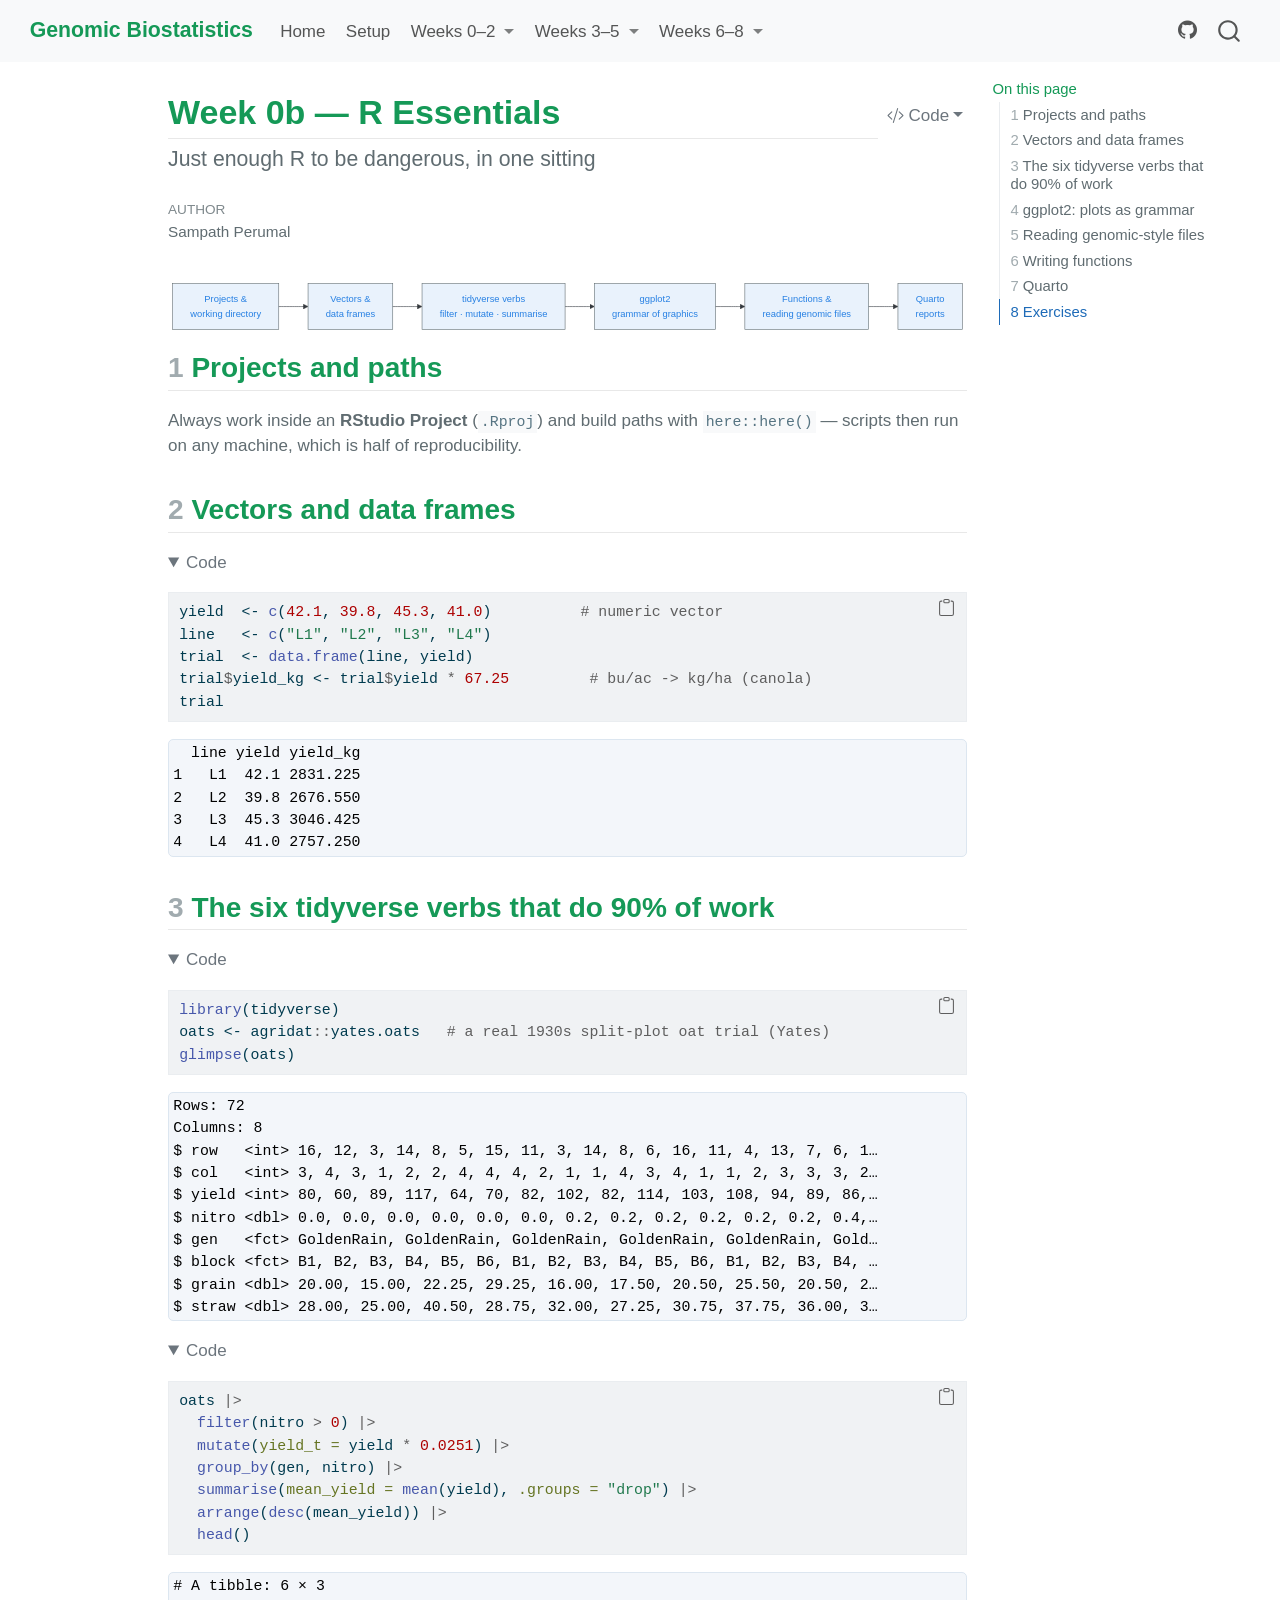
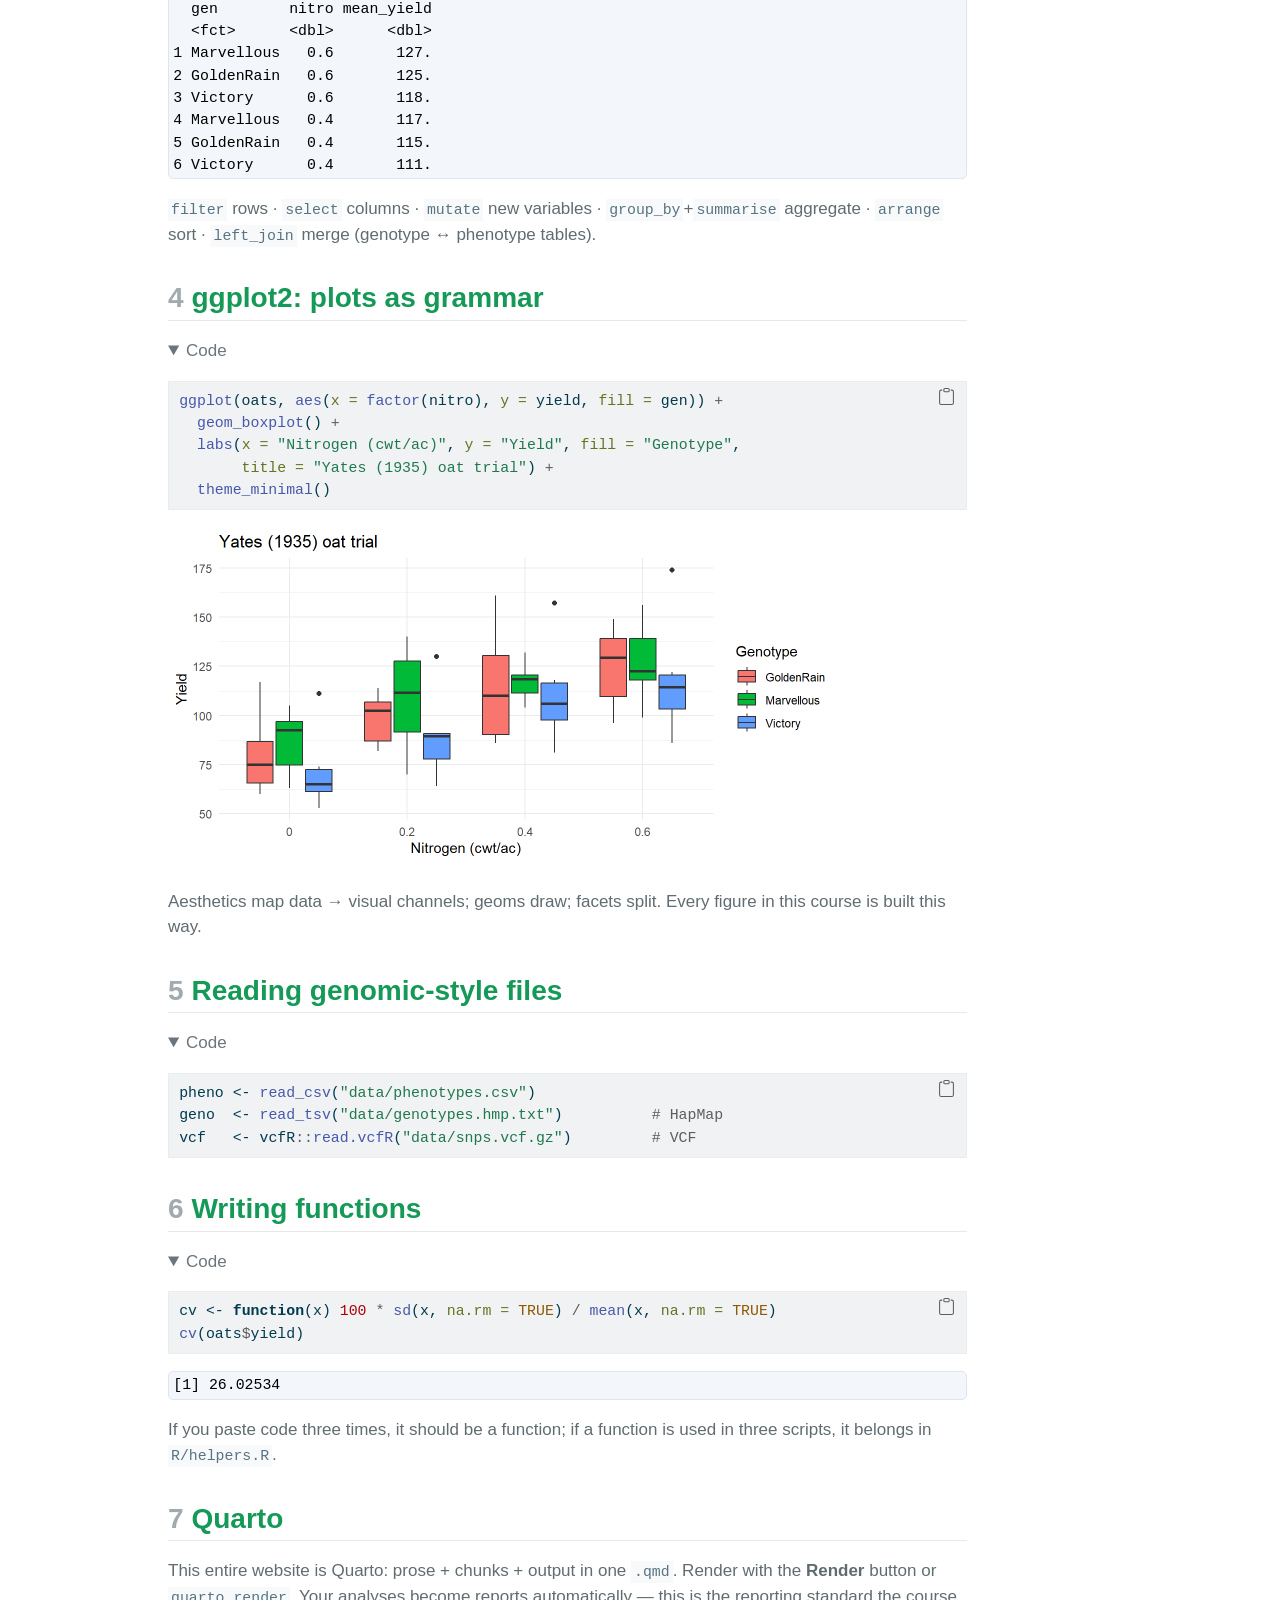
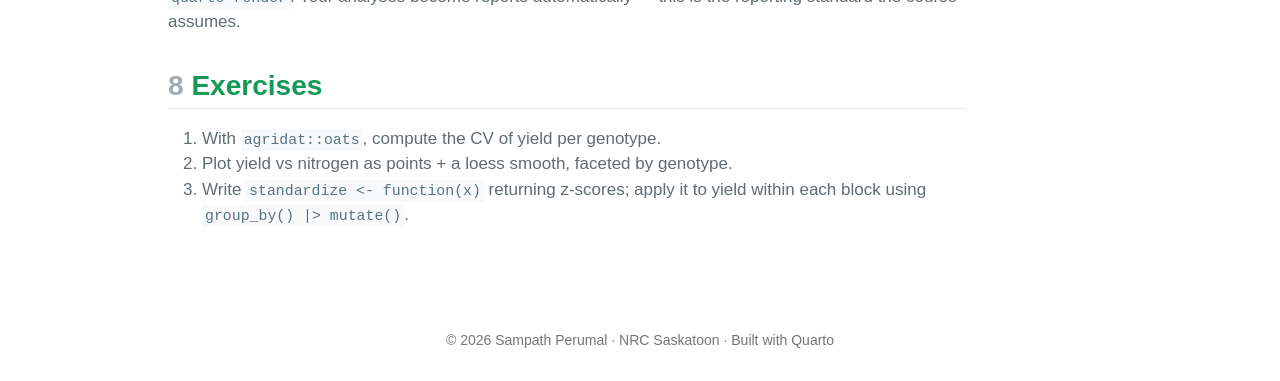
<file: weeks/week0b-r-essentials.html>
<!DOCTYPE html>
<html xmlns="http://www.w3.org/1999/xhtml" lang="en" xml:lang="en"><head>

<meta charset="utf-8">
<meta name="generator" content="quarto-1.7.32">

<meta name="viewport" content="width=device-width, initial-scale=1.0, user-scalable=yes">

<meta name="author" content="Sampath Perumal">

<title>Week 0b — R Essentials – Genomic Biostatistics</title>
<style>
code{white-space: pre-wrap;}
span.smallcaps{font-variant: small-caps;}
div.columns{display: flex; gap: min(4vw, 1.5em);}
div.column{flex: auto; overflow-x: auto;}
div.hanging-indent{margin-left: 1.5em; text-indent: -1.5em;}
ul.task-list{list-style: none;}
ul.task-list li input[type="checkbox"] {
  width: 0.8em;
  margin: 0 0.8em 0.2em -1em; /* quarto-specific, see https://github.com/quarto-dev/quarto-cli/issues/4556 */ 
  vertical-align: middle;
}
/* CSS for syntax highlighting */
html { -webkit-text-size-adjust: 100%; }
pre > code.sourceCode { white-space: pre; position: relative; }
pre > code.sourceCode > span { display: inline-block; line-height: 1.25; }
pre > code.sourceCode > span:empty { height: 1.2em; }
.sourceCode { overflow: visible; }
code.sourceCode > span { color: inherit; text-decoration: inherit; }
div.sourceCode { margin: 1em 0; }
pre.sourceCode { margin: 0; }
@media screen {
div.sourceCode { overflow: auto; }
}
@media print {
pre > code.sourceCode { white-space: pre-wrap; }
pre > code.sourceCode > span { text-indent: -5em; padding-left: 5em; }
}
pre.numberSource code
  { counter-reset: source-line 0; }
pre.numberSource code > span
  { position: relative; left: -4em; counter-increment: source-line; }
pre.numberSource code > span > a:first-child::before
  { content: counter(source-line);
    position: relative; left: -1em; text-align: right; vertical-align: baseline;
    border: none; display: inline-block;
    -webkit-touch-callout: none; -webkit-user-select: none;
    -khtml-user-select: none; -moz-user-select: none;
    -ms-user-select: none; user-select: none;
    padding: 0 4px; width: 4em;
  }
pre.numberSource { margin-left: 3em;  padding-left: 4px; }
div.sourceCode
  {   }
@media screen {
pre > code.sourceCode > span > a:first-child::before { text-decoration: underline; }
}
</style>


<script src="../site_libs/quarto-nav/quarto-nav.js"></script>
<script src="../site_libs/quarto-nav/headroom.min.js"></script>
<script src="../site_libs/clipboard/clipboard.min.js"></script>
<script src="../site_libs/quarto-search/autocomplete.umd.js"></script>
<script src="../site_libs/quarto-search/fuse.min.js"></script>
<script src="../site_libs/quarto-search/quarto-search.js"></script>
<meta name="quarto:offset" content="../">
<script src="../site_libs/quarto-html/quarto.js" type="module"></script>
<script src="../site_libs/quarto-html/tabsets/tabsets.js" type="module"></script>
<script src="../site_libs/quarto-html/popper.min.js"></script>
<script src="../site_libs/quarto-html/tippy.umd.min.js"></script>
<script src="../site_libs/quarto-html/anchor.min.js"></script>
<link href="../site_libs/quarto-html/tippy.css" rel="stylesheet">
<link href="../site_libs/quarto-html/quarto-syntax-highlighting-37eea08aefeeee20ff55810ff984fec1.css" rel="stylesheet" id="quarto-text-highlighting-styles">
<script src="../site_libs/bootstrap/bootstrap.min.js"></script>
<link href="../site_libs/bootstrap/bootstrap-icons.css" rel="stylesheet">
<link href="../site_libs/bootstrap/bootstrap-1db537fb3bcd8f11fad3b5bfa09a4cac.min.css" rel="stylesheet" append-hash="true" id="quarto-bootstrap" data-mode="light">
<script id="quarto-search-options" type="application/json">{
  "location": "navbar",
  "copy-button": false,
  "collapse-after": 3,
  "panel-placement": "end",
  "type": "overlay",
  "limit": 50,
  "keyboard-shortcut": [
    "f",
    "/",
    "s"
  ],
  "show-item-context": false,
  "language": {
    "search-no-results-text": "No results",
    "search-matching-documents-text": "matching documents",
    "search-copy-link-title": "Copy link to search",
    "search-hide-matches-text": "Hide additional matches",
    "search-more-match-text": "more match in this document",
    "search-more-matches-text": "more matches in this document",
    "search-clear-button-title": "Clear",
    "search-text-placeholder": "",
    "search-detached-cancel-button-title": "Cancel",
    "search-submit-button-title": "Submit",
    "search-label": "Search"
  }
}</script>
<script src="../site_libs/quarto-diagram/mermaid.min.js"></script>
<script src="../site_libs/quarto-diagram/mermaid-init.js"></script>
<link href="../site_libs/quarto-diagram/mermaid.css" rel="stylesheet">


</head>

<body class="nav-fixed quarto-light">

<div id="quarto-search-results"></div>
  <header id="quarto-header" class="headroom fixed-top">
    <nav class="navbar navbar-expand-lg " data-bs-theme="dark">
      <div class="navbar-container container-fluid">
      <div class="navbar-brand-container mx-auto">
    <a class="navbar-brand" href="../index.html">
    <span class="navbar-title">Genomic Biostatistics</span>
    </a>
  </div>
            <div id="quarto-search" class="" title="Search"></div>
          <button class="navbar-toggler" type="button" data-bs-toggle="collapse" data-bs-target="#navbarCollapse" aria-controls="navbarCollapse" role="menu" aria-expanded="false" aria-label="Toggle navigation" onclick="if (window.quartoToggleHeadroom) { window.quartoToggleHeadroom(); }">
  <span class="navbar-toggler-icon"></span>
</button>
          <div class="collapse navbar-collapse" id="navbarCollapse">
            <ul class="navbar-nav navbar-nav-scroll me-auto">
  <li class="nav-item">
    <a class="nav-link" href="../index.html"> 
<span class="menu-text">Home</span></a>
  </li>  
  <li class="nav-item">
    <a class="nav-link" href="../setup.html"> 
<span class="menu-text">Setup</span></a>
  </li>  
  <li class="nav-item dropdown ">
    <a class="nav-link dropdown-toggle" href="#" id="nav-menu-weeks-0–2" role="link" data-bs-toggle="dropdown" aria-expanded="false">
 <span class="menu-text">Weeks 0–2</span>
    </a>
    <ul class="dropdown-menu" aria-labelledby="nav-menu-weeks-0–2">    
        <li>
    <a class="dropdown-item" href="../weeks/week0a-biostats-primer.html">
 <span class="dropdown-text">Week 0a — Biostatistics Primer</span></a>
  </li>  
        <li>
    <a class="dropdown-item" href="../weeks/week0b-r-essentials.html">
 <span class="dropdown-text">Week 0b — R Essentials</span></a>
  </li>  
        <li>
    <a class="dropdown-item" href="../weeks/week0c-other-languages.html">
 <span class="dropdown-text">Week 0c — Python, Bash, and SQL</span></a>
  </li>  
        <li>
    <a class="dropdown-item" href="../weeks/week1-mixed-models.html">
 <span class="dropdown-text">Week 1 — Linear &amp; Mixed Models</span></a>
  </li>  
        <li>
    <a class="dropdown-item" href="../weeks/week2-multivariate.html">
 <span class="dropdown-text">Week 2 — Multivariate Statistics &amp; Dimension Reduction</span></a>
  </li>  
    </ul>
  </li>
  <li class="nav-item dropdown ">
    <a class="nav-link dropdown-toggle" href="#" id="nav-menu-weeks-3–5" role="link" data-bs-toggle="dropdown" aria-expanded="false">
 <span class="menu-text">Weeks 3–5</span>
    </a>
    <ul class="dropdown-menu" aria-labelledby="nav-menu-weeks-3–5">    
        <li>
    <a class="dropdown-item" href="../weeks/week3-bayesian.html">
 <span class="dropdown-text">Week 3 — Bayesian Inference &amp; Genomic Prediction</span></a>
  </li>  
        <li>
    <a class="dropdown-item" href="../weeks/week4-machine-learning.html">
 <span class="dropdown-text">Week 4 — Machine Learning for Genomic Prediction</span></a>
  </li>  
        <li>
    <a class="dropdown-item" href="../weeks/week5-multiomics.html">
 <span class="dropdown-text">Week 5 — RNA-seq &amp; Multi-Omics Integration</span></a>
  </li>  
    </ul>
  </li>
  <li class="nav-item dropdown ">
    <a class="nav-link dropdown-toggle" href="#" id="nav-menu-weeks-6–8" role="link" data-bs-toggle="dropdown" aria-expanded="false">
 <span class="menu-text">Weeks 6–8</span>
    </a>
    <ul class="dropdown-menu" aria-labelledby="nav-menu-weeks-6–8">    
        <li>
    <a class="dropdown-item" href="../weeks/week6-shiny-apps.html">
 <span class="dropdown-text">Week 6 — Interactive Web Applications with Shiny</span></a>
  </li>  
        <li>
    <a class="dropdown-item" href="../weeks/week7-databases-apis.html">
 <span class="dropdown-text">Week 7 — Databases &amp; APIs for Breeding Data</span></a>
  </li>  
        <li>
    <a class="dropdown-item" href="../weeks/week8-hpc-pipelines.html">
 <span class="dropdown-text">Week 8 — HPC &amp; Reproducible Pipelines</span></a>
  </li>  
    </ul>
  </li>
</ul>
            <ul class="navbar-nav navbar-nav-scroll ms-auto">
  <li class="nav-item compact">
    <a class="nav-link" href="https://github.com/sampathperumal/genomic-biostats-course"> <i class="bi bi-github" role="img">
</i> 
<span class="menu-text"></span></a>
  </li>  
</ul>
          </div> <!-- /navcollapse -->
            <div class="quarto-navbar-tools">
</div>
      </div> <!-- /container-fluid -->
    </nav>
</header>
<!-- content -->
<div id="quarto-content" class="quarto-container page-columns page-rows-contents page-layout-article page-navbar">
<!-- sidebar -->
<!-- margin-sidebar -->
    <div id="quarto-margin-sidebar" class="sidebar margin-sidebar">
        <nav id="TOC" role="doc-toc" class="toc-active">
    <h2 id="toc-title">On this page</h2>
   
  <ul>
  <li><a href="#projects-and-paths" id="toc-projects-and-paths" class="nav-link active" data-scroll-target="#projects-and-paths"><span class="header-section-number">1</span> Projects and paths</a></li>
  <li><a href="#vectors-and-data-frames" id="toc-vectors-and-data-frames" class="nav-link" data-scroll-target="#vectors-and-data-frames"><span class="header-section-number">2</span> Vectors and data frames</a></li>
  <li><a href="#the-six-tidyverse-verbs-that-do-90-of-work" id="toc-the-six-tidyverse-verbs-that-do-90-of-work" class="nav-link" data-scroll-target="#the-six-tidyverse-verbs-that-do-90-of-work"><span class="header-section-number">3</span> The six tidyverse verbs that do 90% of work</a></li>
  <li><a href="#ggplot2-plots-as-grammar" id="toc-ggplot2-plots-as-grammar" class="nav-link" data-scroll-target="#ggplot2-plots-as-grammar"><span class="header-section-number">4</span> ggplot2: plots as grammar</a></li>
  <li><a href="#reading-genomic-style-files" id="toc-reading-genomic-style-files" class="nav-link" data-scroll-target="#reading-genomic-style-files"><span class="header-section-number">5</span> Reading genomic-style files</a></li>
  <li><a href="#writing-functions" id="toc-writing-functions" class="nav-link" data-scroll-target="#writing-functions"><span class="header-section-number">6</span> Writing functions</a></li>
  <li><a href="#quarto" id="toc-quarto" class="nav-link" data-scroll-target="#quarto"><span class="header-section-number">7</span> Quarto</a></li>
  <li><a href="#exercises" id="toc-exercises" class="nav-link" data-scroll-target="#exercises"><span class="header-section-number">8</span> Exercises</a></li>
  </ul>
</nav>
    </div>
<!-- main -->
<main class="content" id="quarto-document-content">

<header id="title-block-header" class="quarto-title-block default">
<div class="quarto-title">
<div class="quarto-title-block"><div><h1 class="title">Week 0b — R Essentials</h1><button type="button" class="btn code-tools-button dropdown-toggle" id="quarto-code-tools-menu" data-bs-toggle="dropdown" aria-expanded="false"><i class="bi"></i> Code</button><ul class="dropdown-menu dropdown-menu-end" aria-labelelledby="quarto-code-tools-menu"><li><a id="quarto-show-all-code" class="dropdown-item" href="javascript:void(0)" role="button">Show All Code</a></li><li><a id="quarto-hide-all-code" class="dropdown-item" href="javascript:void(0)" role="button">Hide All Code</a></li><li><hr class="dropdown-divider"></li><li><a id="quarto-view-source" class="dropdown-item" href="javascript:void(0)" role="button">View Source</a></li></ul></div></div>
<p class="subtitle lead">Just enough R to be dangerous, in one sitting</p>
</div>



<div class="quarto-title-meta">

    <div>
    <div class="quarto-title-meta-heading">Author</div>
    <div class="quarto-title-meta-contents">
             <p>Sampath Perumal </p>
          </div>
  </div>
    
  
    
  </div>
  


</header>


<div class="cell" data-layout-align="default">
<div class="cell-output-display">
<div>
<p></p><figure class="figure"><p></p>
<div>
<pre class="mermaid mermaid-js">flowchart LR
    A[Projects &amp;&lt;br/&gt;working directory] --&gt; B[Vectors &amp;&lt;br/&gt;data frames]
    B --&gt; C[tidyverse verbs&lt;br/&gt;filter · mutate · summarise]
    C --&gt; D[ggplot2&lt;br/&gt;grammar of graphics]
    D --&gt; E[Functions &amp;&lt;br/&gt;reading genomic files]
    E --&gt; F[Quarto&lt;br/&gt;reports]
</pre>
</div>
<p></p></figure><p></p>
</div>
</div>
</div>
<section id="projects-and-paths" class="level2" data-number="1">
<h2 data-number="1" class="anchored" data-anchor-id="projects-and-paths"><span class="header-section-number">1</span> Projects and paths</h2>
<p>Always work inside an <strong>RStudio Project</strong> (<code>.Rproj</code>) and build paths with <code>here::here()</code> — scripts then run on any machine, which is half of reproducibility.</p>
</section>
<section id="vectors-and-data-frames" class="level2" data-number="2">
<h2 data-number="2" class="anchored" data-anchor-id="vectors-and-data-frames"><span class="header-section-number">2</span> Vectors and data frames</h2>
<div class="cell">
<details open="" class="code-fold">
<summary>Code</summary>
<div class="sourceCode cell-code" id="cb1"><pre class="sourceCode r code-with-copy"><code class="sourceCode r"><span id="cb1-1"><a href="#cb1-1" aria-hidden="true" tabindex="-1"></a>yield  <span class="ot">&lt;-</span> <span class="fu">c</span>(<span class="fl">42.1</span>, <span class="fl">39.8</span>, <span class="fl">45.3</span>, <span class="fl">41.0</span>)          <span class="co"># numeric vector</span></span>
<span id="cb1-2"><a href="#cb1-2" aria-hidden="true" tabindex="-1"></a>line   <span class="ot">&lt;-</span> <span class="fu">c</span>(<span class="st">"L1"</span>, <span class="st">"L2"</span>, <span class="st">"L3"</span>, <span class="st">"L4"</span>)</span>
<span id="cb1-3"><a href="#cb1-3" aria-hidden="true" tabindex="-1"></a>trial  <span class="ot">&lt;-</span> <span class="fu">data.frame</span>(line, yield)</span>
<span id="cb1-4"><a href="#cb1-4" aria-hidden="true" tabindex="-1"></a>trial<span class="sc">$</span>yield_kg <span class="ot">&lt;-</span> trial<span class="sc">$</span>yield <span class="sc">*</span> <span class="fl">67.25</span>         <span class="co"># bu/ac -&gt; kg/ha (canola)</span></span>
<span id="cb1-5"><a href="#cb1-5" aria-hidden="true" tabindex="-1"></a>trial</span></code><button title="Copy to Clipboard" class="code-copy-button"><i class="bi"></i></button></pre></div>
</details>
<div class="cell-output cell-output-stdout">
<pre><code>  line yield yield_kg
1   L1  42.1 2831.225
2   L2  39.8 2676.550
3   L3  45.3 3046.425
4   L4  41.0 2757.250</code></pre>
</div>
</div>
</section>
<section id="the-six-tidyverse-verbs-that-do-90-of-work" class="level2" data-number="3">
<h2 data-number="3" class="anchored" data-anchor-id="the-six-tidyverse-verbs-that-do-90-of-work"><span class="header-section-number">3</span> The six tidyverse verbs that do 90% of work</h2>
<div class="cell">
<details open="" class="code-fold">
<summary>Code</summary>
<div class="sourceCode cell-code" id="cb3"><pre class="sourceCode r code-with-copy"><code class="sourceCode r"><span id="cb3-1"><a href="#cb3-1" aria-hidden="true" tabindex="-1"></a><span class="fu">library</span>(tidyverse)</span>
<span id="cb3-2"><a href="#cb3-2" aria-hidden="true" tabindex="-1"></a>oats <span class="ot">&lt;-</span> agridat<span class="sc">::</span>yates.oats   <span class="co"># a real 1930s split-plot oat trial (Yates)</span></span>
<span id="cb3-3"><a href="#cb3-3" aria-hidden="true" tabindex="-1"></a><span class="fu">glimpse</span>(oats)</span></code><button title="Copy to Clipboard" class="code-copy-button"><i class="bi"></i></button></pre></div>
</details>
<div class="cell-output cell-output-stdout">
<pre><code>Rows: 72
Columns: 8
$ row   &lt;int&gt; 16, 12, 3, 14, 8, 5, 15, 11, 3, 14, 8, 6, 16, 11, 4, 13, 7, 6, 1…
$ col   &lt;int&gt; 3, 4, 3, 1, 2, 2, 4, 4, 4, 2, 1, 1, 4, 3, 4, 1, 1, 2, 3, 3, 3, 2…
$ yield &lt;int&gt; 80, 60, 89, 117, 64, 70, 82, 102, 82, 114, 103, 108, 94, 89, 86,…
$ nitro &lt;dbl&gt; 0.0, 0.0, 0.0, 0.0, 0.0, 0.0, 0.2, 0.2, 0.2, 0.2, 0.2, 0.2, 0.4,…
$ gen   &lt;fct&gt; GoldenRain, GoldenRain, GoldenRain, GoldenRain, GoldenRain, Gold…
$ block &lt;fct&gt; B1, B2, B3, B4, B5, B6, B1, B2, B3, B4, B5, B6, B1, B2, B3, B4, …
$ grain &lt;dbl&gt; 20.00, 15.00, 22.25, 29.25, 16.00, 17.50, 20.50, 25.50, 20.50, 2…
$ straw &lt;dbl&gt; 28.00, 25.00, 40.50, 28.75, 32.00, 27.25, 30.75, 37.75, 36.00, 3…</code></pre>
</div>
<details open="" class="code-fold">
<summary>Code</summary>
<div class="sourceCode cell-code" id="cb5"><pre class="sourceCode r code-with-copy"><code class="sourceCode r"><span id="cb5-1"><a href="#cb5-1" aria-hidden="true" tabindex="-1"></a>oats <span class="sc">|&gt;</span></span>
<span id="cb5-2"><a href="#cb5-2" aria-hidden="true" tabindex="-1"></a>  <span class="fu">filter</span>(nitro <span class="sc">&gt;</span> <span class="dv">0</span>) <span class="sc">|&gt;</span></span>
<span id="cb5-3"><a href="#cb5-3" aria-hidden="true" tabindex="-1"></a>  <span class="fu">mutate</span>(<span class="at">yield_t =</span> yield <span class="sc">*</span> <span class="fl">0.0251</span>) <span class="sc">|&gt;</span></span>
<span id="cb5-4"><a href="#cb5-4" aria-hidden="true" tabindex="-1"></a>  <span class="fu">group_by</span>(gen, nitro) <span class="sc">|&gt;</span></span>
<span id="cb5-5"><a href="#cb5-5" aria-hidden="true" tabindex="-1"></a>  <span class="fu">summarise</span>(<span class="at">mean_yield =</span> <span class="fu">mean</span>(yield), <span class="at">.groups =</span> <span class="st">"drop"</span>) <span class="sc">|&gt;</span></span>
<span id="cb5-6"><a href="#cb5-6" aria-hidden="true" tabindex="-1"></a>  <span class="fu">arrange</span>(<span class="fu">desc</span>(mean_yield)) <span class="sc">|&gt;</span></span>
<span id="cb5-7"><a href="#cb5-7" aria-hidden="true" tabindex="-1"></a>  <span class="fu">head</span>()</span></code><button title="Copy to Clipboard" class="code-copy-button"><i class="bi"></i></button></pre></div>
</details>
<div class="cell-output cell-output-stdout">
<pre><code># A tibble: 6 × 3
  gen        nitro mean_yield
  &lt;fct&gt;      &lt;dbl&gt;      &lt;dbl&gt;
1 Marvellous   0.6       127.
2 GoldenRain   0.6       125.
3 Victory      0.6       118.
4 Marvellous   0.4       117.
5 GoldenRain   0.4       115.
6 Victory      0.4       111.</code></pre>
</div>
</div>
<p><code>filter</code> rows · <code>select</code> columns · <code>mutate</code> new variables · <code>group_by</code>+<code>summarise</code> aggregate · <code>arrange</code> sort · <code>left_join</code> merge (genotype ↔︎ phenotype tables).</p>
</section>
<section id="ggplot2-plots-as-grammar" class="level2" data-number="4">
<h2 data-number="4" class="anchored" data-anchor-id="ggplot2-plots-as-grammar"><span class="header-section-number">4</span> ggplot2: plots as grammar</h2>
<div class="cell">
<details open="" class="code-fold">
<summary>Code</summary>
<div class="sourceCode cell-code" id="cb7"><pre class="sourceCode r code-with-copy"><code class="sourceCode r"><span id="cb7-1"><a href="#cb7-1" aria-hidden="true" tabindex="-1"></a><span class="fu">ggplot</span>(oats, <span class="fu">aes</span>(<span class="at">x =</span> <span class="fu">factor</span>(nitro), <span class="at">y =</span> yield, <span class="at">fill =</span> gen)) <span class="sc">+</span></span>
<span id="cb7-2"><a href="#cb7-2" aria-hidden="true" tabindex="-1"></a>  <span class="fu">geom_boxplot</span>() <span class="sc">+</span></span>
<span id="cb7-3"><a href="#cb7-3" aria-hidden="true" tabindex="-1"></a>  <span class="fu">labs</span>(<span class="at">x =</span> <span class="st">"Nitrogen (cwt/ac)"</span>, <span class="at">y =</span> <span class="st">"Yield"</span>, <span class="at">fill =</span> <span class="st">"Genotype"</span>,</span>
<span id="cb7-4"><a href="#cb7-4" aria-hidden="true" tabindex="-1"></a>       <span class="at">title =</span> <span class="st">"Yates (1935) oat trial"</span>) <span class="sc">+</span></span>
<span id="cb7-5"><a href="#cb7-5" aria-hidden="true" tabindex="-1"></a>  <span class="fu">theme_minimal</span>()</span></code><button title="Copy to Clipboard" class="code-copy-button"><i class="bi"></i></button></pre></div>
</details>
<div class="cell-output-display">
<div>
<figure class="figure">
<p><img src="week0b-r-essentials_files/figure-html/unnamed-chunk-4-1.png" class="img-fluid figure-img" width="672"></p>
</figure>
</div>
</div>
</div>
<p>Aesthetics map data → visual channels; geoms draw; facets split. Every figure in this course is built this way.</p>
</section>
<section id="reading-genomic-style-files" class="level2" data-number="5">
<h2 data-number="5" class="anchored" data-anchor-id="reading-genomic-style-files"><span class="header-section-number">5</span> Reading genomic-style files</h2>
<div class="cell">
<details open="" class="code-fold">
<summary>Code</summary>
<div class="sourceCode cell-code" id="cb8"><pre class="sourceCode r code-with-copy"><code class="sourceCode r"><span id="cb8-1"><a href="#cb8-1" aria-hidden="true" tabindex="-1"></a>pheno <span class="ot">&lt;-</span> <span class="fu">read_csv</span>(<span class="st">"data/phenotypes.csv"</span>)</span>
<span id="cb8-2"><a href="#cb8-2" aria-hidden="true" tabindex="-1"></a>geno  <span class="ot">&lt;-</span> <span class="fu">read_tsv</span>(<span class="st">"data/genotypes.hmp.txt"</span>)          <span class="co"># HapMap</span></span>
<span id="cb8-3"><a href="#cb8-3" aria-hidden="true" tabindex="-1"></a>vcf   <span class="ot">&lt;-</span> vcfR<span class="sc">::</span><span class="fu">read.vcfR</span>(<span class="st">"data/snps.vcf.gz"</span>)         <span class="co"># VCF</span></span></code><button title="Copy to Clipboard" class="code-copy-button"><i class="bi"></i></button></pre></div>
</details>
</div>
</section>
<section id="writing-functions" class="level2" data-number="6">
<h2 data-number="6" class="anchored" data-anchor-id="writing-functions"><span class="header-section-number">6</span> Writing functions</h2>
<div class="cell">
<details open="" class="code-fold">
<summary>Code</summary>
<div class="sourceCode cell-code" id="cb9"><pre class="sourceCode r code-with-copy"><code class="sourceCode r"><span id="cb9-1"><a href="#cb9-1" aria-hidden="true" tabindex="-1"></a>cv <span class="ot">&lt;-</span> <span class="cf">function</span>(x) <span class="dv">100</span> <span class="sc">*</span> <span class="fu">sd</span>(x, <span class="at">na.rm =</span> <span class="cn">TRUE</span>) <span class="sc">/</span> <span class="fu">mean</span>(x, <span class="at">na.rm =</span> <span class="cn">TRUE</span>)</span>
<span id="cb9-2"><a href="#cb9-2" aria-hidden="true" tabindex="-1"></a><span class="fu">cv</span>(oats<span class="sc">$</span>yield)</span></code><button title="Copy to Clipboard" class="code-copy-button"><i class="bi"></i></button></pre></div>
</details>
<div class="cell-output cell-output-stdout">
<pre><code>[1] 26.02534</code></pre>
</div>
</div>
<p>If you paste code three times, it should be a function; if a function is used in three scripts, it belongs in <code>R/helpers.R</code>.</p>
</section>
<section id="quarto" class="level2" data-number="7">
<h2 data-number="7" class="anchored" data-anchor-id="quarto"><span class="header-section-number">7</span> Quarto</h2>
<p>This entire website is Quarto: prose + chunks + output in one <code>.qmd</code>. Render with the <strong>Render</strong> button or <code>quarto render</code>. Your analyses become reports automatically — this is the reporting standard the course assumes.</p>
</section>
<section id="exercises" class="level2" data-number="8">
<h2 data-number="8" class="anchored" data-anchor-id="exercises"><span class="header-section-number">8</span> Exercises</h2>
<ol type="1">
<li>With <code>agridat::oats</code>, compute the CV of yield per genotype.</li>
<li>Plot yield vs nitrogen as points + a loess smooth, faceted by genotype.</li>
<li>Write <code>standardize &lt;- function(x)</code> returning z-scores; apply it to yield within each block using <code>group_by() |&gt; mutate()</code>.</li>
</ol>


<!-- -->

</section>

</main> <!-- /main -->
<script id="quarto-html-after-body" type="application/javascript">
  window.document.addEventListener("DOMContentLoaded", function (event) {
    const icon = "";
    const anchorJS = new window.AnchorJS();
    anchorJS.options = {
      placement: 'right',
      icon: icon
    };
    anchorJS.add('.anchored');
    const isCodeAnnotation = (el) => {
      for (const clz of el.classList) {
        if (clz.startsWith('code-annotation-')) {                     
          return true;
        }
      }
      return false;
    }
    const onCopySuccess = function(e) {
      // button target
      const button = e.trigger;
      // don't keep focus
      button.blur();
      // flash "checked"
      button.classList.add('code-copy-button-checked');
      var currentTitle = button.getAttribute("title");
      button.setAttribute("title", "Copied!");
      let tooltip;
      if (window.bootstrap) {
        button.setAttribute("data-bs-toggle", "tooltip");
        button.setAttribute("data-bs-placement", "left");
        button.setAttribute("data-bs-title", "Copied!");
        tooltip = new bootstrap.Tooltip(button, 
          { trigger: "manual", 
            customClass: "code-copy-button-tooltip",
            offset: [0, -8]});
        tooltip.show();    
      }
      setTimeout(function() {
        if (tooltip) {
          tooltip.hide();
          button.removeAttribute("data-bs-title");
          button.removeAttribute("data-bs-toggle");
          button.removeAttribute("data-bs-placement");
        }
        button.setAttribute("title", currentTitle);
        button.classList.remove('code-copy-button-checked');
      }, 1000);
      // clear code selection
      e.clearSelection();
    }
    const getTextToCopy = function(trigger) {
        const codeEl = trigger.previousElementSibling.cloneNode(true);
        for (const childEl of codeEl.children) {
          if (isCodeAnnotation(childEl)) {
            childEl.remove();
          }
        }
        return codeEl.innerText;
    }
    const clipboard = new window.ClipboardJS('.code-copy-button:not([data-in-quarto-modal])', {
      text: getTextToCopy
    });
    clipboard.on('success', onCopySuccess);
    if (window.document.getElementById('quarto-embedded-source-code-modal')) {
      const clipboardModal = new window.ClipboardJS('.code-copy-button[data-in-quarto-modal]', {
        text: getTextToCopy,
        container: window.document.getElementById('quarto-embedded-source-code-modal')
      });
      clipboardModal.on('success', onCopySuccess);
    }
    const viewSource = window.document.getElementById('quarto-view-source') ||
                       window.document.getElementById('quarto-code-tools-source');
    if (viewSource) {
      const sourceUrl = viewSource.getAttribute("data-quarto-source-url");
      viewSource.addEventListener("click", function(e) {
        if (sourceUrl) {
          // rstudio viewer pane
          if (/\bcapabilities=\b/.test(window.location)) {
            window.open(sourceUrl);
          } else {
            window.location.href = sourceUrl;
          }
        } else {
          const modal = new bootstrap.Modal(document.getElementById('quarto-embedded-source-code-modal'));
          modal.show();
        }
        return false;
      });
    }
    function toggleCodeHandler(show) {
      return function(e) {
        const detailsSrc = window.document.querySelectorAll(".cell > details > .sourceCode");
        for (let i=0; i<detailsSrc.length; i++) {
          const details = detailsSrc[i].parentElement;
          if (show) {
            details.open = true;
          } else {
            details.removeAttribute("open");
          }
        }
        const cellCodeDivs = window.document.querySelectorAll(".cell > .sourceCode");
        const fromCls = show ? "hidden" : "unhidden";
        const toCls = show ? "unhidden" : "hidden";
        for (let i=0; i<cellCodeDivs.length; i++) {
          const codeDiv = cellCodeDivs[i];
          if (codeDiv.classList.contains(fromCls)) {
            codeDiv.classList.remove(fromCls);
            codeDiv.classList.add(toCls);
          } 
        }
        return false;
      }
    }
    const hideAllCode = window.document.getElementById("quarto-hide-all-code");
    if (hideAllCode) {
      hideAllCode.addEventListener("click", toggleCodeHandler(false));
    }
    const showAllCode = window.document.getElementById("quarto-show-all-code");
    if (showAllCode) {
      showAllCode.addEventListener("click", toggleCodeHandler(true));
    }
      var localhostRegex = new RegExp(/^(?:http|https):\/\/localhost\:?[0-9]*\//);
      var mailtoRegex = new RegExp(/^mailto:/);
        var filterRegex = new RegExp("https:\/\/sampathperumal\.github\.io\/genomic-biostats-course");
      var isInternal = (href) => {
          return filterRegex.test(href) || localhostRegex.test(href) || mailtoRegex.test(href);
      }
      // Inspect non-navigation links and adorn them if external
     var links = window.document.querySelectorAll('a[href]:not(.nav-link):not(.navbar-brand):not(.toc-action):not(.sidebar-link):not(.sidebar-item-toggle):not(.pagination-link):not(.no-external):not([aria-hidden]):not(.dropdown-item):not(.quarto-navigation-tool):not(.about-link)');
      for (var i=0; i<links.length; i++) {
        const link = links[i];
        if (!isInternal(link.href)) {
          // undo the damage that might have been done by quarto-nav.js in the case of
          // links that we want to consider external
          if (link.dataset.originalHref !== undefined) {
            link.href = link.dataset.originalHref;
          }
        }
      }
    function tippyHover(el, contentFn, onTriggerFn, onUntriggerFn) {
      const config = {
        allowHTML: true,
        maxWidth: 500,
        delay: 100,
        arrow: false,
        appendTo: function(el) {
            return el.parentElement;
        },
        interactive: true,
        interactiveBorder: 10,
        theme: 'quarto',
        placement: 'bottom-start',
      };
      if (contentFn) {
        config.content = contentFn;
      }
      if (onTriggerFn) {
        config.onTrigger = onTriggerFn;
      }
      if (onUntriggerFn) {
        config.onUntrigger = onUntriggerFn;
      }
      window.tippy(el, config); 
    }
    const noterefs = window.document.querySelectorAll('a[role="doc-noteref"]');
    for (var i=0; i<noterefs.length; i++) {
      const ref = noterefs[i];
      tippyHover(ref, function() {
        // use id or data attribute instead here
        let href = ref.getAttribute('data-footnote-href') || ref.getAttribute('href');
        try { href = new URL(href).hash; } catch {}
        const id = href.replace(/^#\/?/, "");
        const note = window.document.getElementById(id);
        if (note) {
          return note.innerHTML;
        } else {
          return "";
        }
      });
    }
    const xrefs = window.document.querySelectorAll('a.quarto-xref');
    const processXRef = (id, note) => {
      // Strip column container classes
      const stripColumnClz = (el) => {
        el.classList.remove("page-full", "page-columns");
        if (el.children) {
          for (const child of el.children) {
            stripColumnClz(child);
          }
        }
      }
      stripColumnClz(note)
      if (id === null || id.startsWith('sec-')) {
        // Special case sections, only their first couple elements
        const container = document.createElement("div");
        if (note.children && note.children.length > 2) {
          container.appendChild(note.children[0].cloneNode(true));
          for (let i = 1; i < note.children.length; i++) {
            const child = note.children[i];
            if (child.tagName === "P" && child.innerText === "") {
              continue;
            } else {
              container.appendChild(child.cloneNode(true));
              break;
            }
          }
          if (window.Quarto?.typesetMath) {
            window.Quarto.typesetMath(container);
          }
          return container.innerHTML
        } else {
          if (window.Quarto?.typesetMath) {
            window.Quarto.typesetMath(note);
          }
          return note.innerHTML;
        }
      } else {
        // Remove any anchor links if they are present
        const anchorLink = note.querySelector('a.anchorjs-link');
        if (anchorLink) {
          anchorLink.remove();
        }
        if (window.Quarto?.typesetMath) {
          window.Quarto.typesetMath(note);
        }
        if (note.classList.contains("callout")) {
          return note.outerHTML;
        } else {
          return note.innerHTML;
        }
      }
    }
    for (var i=0; i<xrefs.length; i++) {
      const xref = xrefs[i];
      tippyHover(xref, undefined, function(instance) {
        instance.disable();
        let url = xref.getAttribute('href');
        let hash = undefined; 
        if (url.startsWith('#')) {
          hash = url;
        } else {
          try { hash = new URL(url).hash; } catch {}
        }
        if (hash) {
          const id = hash.replace(/^#\/?/, "");
          const note = window.document.getElementById(id);
          if (note !== null) {
            try {
              const html = processXRef(id, note.cloneNode(true));
              instance.setContent(html);
            } finally {
              instance.enable();
              instance.show();
            }
          } else {
            // See if we can fetch this
            fetch(url.split('#')[0])
            .then(res => res.text())
            .then(html => {
              const parser = new DOMParser();
              const htmlDoc = parser.parseFromString(html, "text/html");
              const note = htmlDoc.getElementById(id);
              if (note !== null) {
                const html = processXRef(id, note);
                instance.setContent(html);
              } 
            }).finally(() => {
              instance.enable();
              instance.show();
            });
          }
        } else {
          // See if we can fetch a full url (with no hash to target)
          // This is a special case and we should probably do some content thinning / targeting
          fetch(url)
          .then(res => res.text())
          .then(html => {
            const parser = new DOMParser();
            const htmlDoc = parser.parseFromString(html, "text/html");
            const note = htmlDoc.querySelector('main.content');
            if (note !== null) {
              // This should only happen for chapter cross references
              // (since there is no id in the URL)
              // remove the first header
              if (note.children.length > 0 && note.children[0].tagName === "HEADER") {
                note.children[0].remove();
              }
              const html = processXRef(null, note);
              instance.setContent(html);
            } 
          }).finally(() => {
            instance.enable();
            instance.show();
          });
        }
      }, function(instance) {
      });
    }
        let selectedAnnoteEl;
        const selectorForAnnotation = ( cell, annotation) => {
          let cellAttr = 'data-code-cell="' + cell + '"';
          let lineAttr = 'data-code-annotation="' +  annotation + '"';
          const selector = 'span[' + cellAttr + '][' + lineAttr + ']';
          return selector;
        }
        const selectCodeLines = (annoteEl) => {
          const doc = window.document;
          const targetCell = annoteEl.getAttribute("data-target-cell");
          const targetAnnotation = annoteEl.getAttribute("data-target-annotation");
          const annoteSpan = window.document.querySelector(selectorForAnnotation(targetCell, targetAnnotation));
          const lines = annoteSpan.getAttribute("data-code-lines").split(",");
          const lineIds = lines.map((line) => {
            return targetCell + "-" + line;
          })
          let top = null;
          let height = null;
          let parent = null;
          if (lineIds.length > 0) {
              //compute the position of the single el (top and bottom and make a div)
              const el = window.document.getElementById(lineIds[0]);
              top = el.offsetTop;
              height = el.offsetHeight;
              parent = el.parentElement.parentElement;
            if (lineIds.length > 1) {
              const lastEl = window.document.getElementById(lineIds[lineIds.length - 1]);
              const bottom = lastEl.offsetTop + lastEl.offsetHeight;
              height = bottom - top;
            }
            if (top !== null && height !== null && parent !== null) {
              // cook up a div (if necessary) and position it 
              let div = window.document.getElementById("code-annotation-line-highlight");
              if (div === null) {
                div = window.document.createElement("div");
                div.setAttribute("id", "code-annotation-line-highlight");
                div.style.position = 'absolute';
                parent.appendChild(div);
              }
              div.style.top = top - 2 + "px";
              div.style.height = height + 4 + "px";
              div.style.left = 0;
              let gutterDiv = window.document.getElementById("code-annotation-line-highlight-gutter");
              if (gutterDiv === null) {
                gutterDiv = window.document.createElement("div");
                gutterDiv.setAttribute("id", "code-annotation-line-highlight-gutter");
                gutterDiv.style.position = 'absolute';
                const codeCell = window.document.getElementById(targetCell);
                const gutter = codeCell.querySelector('.code-annotation-gutter');
                gutter.appendChild(gutterDiv);
              }
              gutterDiv.style.top = top - 2 + "px";
              gutterDiv.style.height = height + 4 + "px";
            }
            selectedAnnoteEl = annoteEl;
          }
        };
        const unselectCodeLines = () => {
          const elementsIds = ["code-annotation-line-highlight", "code-annotation-line-highlight-gutter"];
          elementsIds.forEach((elId) => {
            const div = window.document.getElementById(elId);
            if (div) {
              div.remove();
            }
          });
          selectedAnnoteEl = undefined;
        };
          // Handle positioning of the toggle
      window.addEventListener(
        "resize",
        throttle(() => {
          elRect = undefined;
          if (selectedAnnoteEl) {
            selectCodeLines(selectedAnnoteEl);
          }
        }, 10)
      );
      function throttle(fn, ms) {
      let throttle = false;
      let timer;
        return (...args) => {
          if(!throttle) { // first call gets through
              fn.apply(this, args);
              throttle = true;
          } else { // all the others get throttled
              if(timer) clearTimeout(timer); // cancel #2
              timer = setTimeout(() => {
                fn.apply(this, args);
                timer = throttle = false;
              }, ms);
          }
        };
      }
        // Attach click handler to the DT
        const annoteDls = window.document.querySelectorAll('dt[data-target-cell]');
        for (const annoteDlNode of annoteDls) {
          annoteDlNode.addEventListener('click', (event) => {
            const clickedEl = event.target;
            if (clickedEl !== selectedAnnoteEl) {
              unselectCodeLines();
              const activeEl = window.document.querySelector('dt[data-target-cell].code-annotation-active');
              if (activeEl) {
                activeEl.classList.remove('code-annotation-active');
              }
              selectCodeLines(clickedEl);
              clickedEl.classList.add('code-annotation-active');
            } else {
              // Unselect the line
              unselectCodeLines();
              clickedEl.classList.remove('code-annotation-active');
            }
          });
        }
    const findCites = (el) => {
      const parentEl = el.parentElement;
      if (parentEl) {
        const cites = parentEl.dataset.cites;
        if (cites) {
          return {
            el,
            cites: cites.split(' ')
          };
        } else {
          return findCites(el.parentElement)
        }
      } else {
        return undefined;
      }
    };
    var bibliorefs = window.document.querySelectorAll('a[role="doc-biblioref"]');
    for (var i=0; i<bibliorefs.length; i++) {
      const ref = bibliorefs[i];
      const citeInfo = findCites(ref);
      if (citeInfo) {
        tippyHover(citeInfo.el, function() {
          var popup = window.document.createElement('div');
          citeInfo.cites.forEach(function(cite) {
            var citeDiv = window.document.createElement('div');
            citeDiv.classList.add('hanging-indent');
            citeDiv.classList.add('csl-entry');
            var biblioDiv = window.document.getElementById('ref-' + cite);
            if (biblioDiv) {
              citeDiv.innerHTML = biblioDiv.innerHTML;
            }
            popup.appendChild(citeDiv);
          });
          return popup.innerHTML;
        });
      }
    }
  });
  </script><div class="modal fade" id="quarto-embedded-source-code-modal" tabindex="-1" aria-labelledby="quarto-embedded-source-code-modal-label" aria-hidden="true"><div class="modal-dialog modal-dialog-scrollable"><div class="modal-content"><div class="modal-header"><h5 class="modal-title" id="quarto-embedded-source-code-modal-label">Source Code</h5><button class="btn-close" data-bs-dismiss="modal"></button></div><div class="modal-body"><div class="">
<div class="sourceCode" id="cb11" data-shortcodes="false"><pre class="sourceCode markdown code-with-copy"><code class="sourceCode markdown"><span id="cb11-1"><a href="#cb11-1" aria-hidden="true" tabindex="-1"></a><span class="co">---</span></span>
<span id="cb11-2"><a href="#cb11-2" aria-hidden="true" tabindex="-1"></a><span class="an">title:</span><span class="co"> "Week 0b — R Essentials"</span></span>
<span id="cb11-3"><a href="#cb11-3" aria-hidden="true" tabindex="-1"></a><span class="an">subtitle:</span><span class="co"> "Just enough R to be dangerous, in one sitting"</span></span>
<span id="cb11-4"><a href="#cb11-4" aria-hidden="true" tabindex="-1"></a><span class="co">---</span></span>
<span id="cb11-5"><a href="#cb11-5" aria-hidden="true" tabindex="-1"></a></span>
<span id="cb11-8"><a href="#cb11-8" aria-hidden="true" tabindex="-1"></a><span class="in">```{mermaid}</span></span>
<span id="cb11-9"><a href="#cb11-9" aria-hidden="true" tabindex="-1"></a>flowchart LR</span>
<span id="cb11-10"><a href="#cb11-10" aria-hidden="true" tabindex="-1"></a>    A[Projects &amp;&lt;br/&gt;working directory] --&gt; B[Vectors &amp;&lt;br/&gt;data frames]</span>
<span id="cb11-11"><a href="#cb11-11" aria-hidden="true" tabindex="-1"></a>    B --&gt; C[tidyverse verbs&lt;br/&gt;filter · mutate · summarise]</span>
<span id="cb11-12"><a href="#cb11-12" aria-hidden="true" tabindex="-1"></a>    C --&gt; D[ggplot2&lt;br/&gt;grammar of graphics]</span>
<span id="cb11-13"><a href="#cb11-13" aria-hidden="true" tabindex="-1"></a>    D --&gt; E[Functions &amp;&lt;br/&gt;reading genomic files]</span>
<span id="cb11-14"><a href="#cb11-14" aria-hidden="true" tabindex="-1"></a>    E --&gt; F[Quarto&lt;br/&gt;reports]</span>
<span id="cb11-15"><a href="#cb11-15" aria-hidden="true" tabindex="-1"></a><span class="in">```</span></span>
<span id="cb11-16"><a href="#cb11-16" aria-hidden="true" tabindex="-1"></a></span>
<span id="cb11-17"><a href="#cb11-17" aria-hidden="true" tabindex="-1"></a><span class="fu">## Projects and paths</span></span>
<span id="cb11-18"><a href="#cb11-18" aria-hidden="true" tabindex="-1"></a></span>
<span id="cb11-19"><a href="#cb11-19" aria-hidden="true" tabindex="-1"></a>Always work inside an **RStudio Project** (<span class="in">`.Rproj`</span>) and build paths with <span class="in">`here::here()`</span> — scripts then run on any machine, which is half of reproducibility.</span>
<span id="cb11-20"><a href="#cb11-20" aria-hidden="true" tabindex="-1"></a></span>
<span id="cb11-21"><a href="#cb11-21" aria-hidden="true" tabindex="-1"></a><span class="fu">## Vectors and data frames</span></span>
<span id="cb11-22"><a href="#cb11-22" aria-hidden="true" tabindex="-1"></a></span>
<span id="cb11-25"><a href="#cb11-25" aria-hidden="true" tabindex="-1"></a><span class="in">```{r}</span></span>
<span id="cb11-26"><a href="#cb11-26" aria-hidden="true" tabindex="-1"></a>yield  <span class="ot">&lt;-</span> <span class="fu">c</span>(<span class="fl">42.1</span>, <span class="fl">39.8</span>, <span class="fl">45.3</span>, <span class="fl">41.0</span>)          <span class="co"># numeric vector</span></span>
<span id="cb11-27"><a href="#cb11-27" aria-hidden="true" tabindex="-1"></a>line   <span class="ot">&lt;-</span> <span class="fu">c</span>(<span class="st">"L1"</span>, <span class="st">"L2"</span>, <span class="st">"L3"</span>, <span class="st">"L4"</span>)</span>
<span id="cb11-28"><a href="#cb11-28" aria-hidden="true" tabindex="-1"></a>trial  <span class="ot">&lt;-</span> <span class="fu">data.frame</span>(line, yield)</span>
<span id="cb11-29"><a href="#cb11-29" aria-hidden="true" tabindex="-1"></a>trial<span class="sc">$</span>yield_kg <span class="ot">&lt;-</span> trial<span class="sc">$</span>yield <span class="sc">*</span> <span class="fl">67.25</span>         <span class="co"># bu/ac -&gt; kg/ha (canola)</span></span>
<span id="cb11-30"><a href="#cb11-30" aria-hidden="true" tabindex="-1"></a>trial</span>
<span id="cb11-31"><a href="#cb11-31" aria-hidden="true" tabindex="-1"></a><span class="in">```</span></span>
<span id="cb11-32"><a href="#cb11-32" aria-hidden="true" tabindex="-1"></a></span>
<span id="cb11-33"><a href="#cb11-33" aria-hidden="true" tabindex="-1"></a><span class="fu">## The six tidyverse verbs that do 90% of work</span></span>
<span id="cb11-34"><a href="#cb11-34" aria-hidden="true" tabindex="-1"></a></span>
<span id="cb11-37"><a href="#cb11-37" aria-hidden="true" tabindex="-1"></a><span class="in">```{r}</span></span>
<span id="cb11-38"><a href="#cb11-38" aria-hidden="true" tabindex="-1"></a><span class="fu">library</span>(tidyverse)</span>
<span id="cb11-39"><a href="#cb11-39" aria-hidden="true" tabindex="-1"></a>oats <span class="ot">&lt;-</span> agridat<span class="sc">::</span>yates.oats   <span class="co"># a real 1930s split-plot oat trial (Yates)</span></span>
<span id="cb11-40"><a href="#cb11-40" aria-hidden="true" tabindex="-1"></a><span class="fu">glimpse</span>(oats)</span>
<span id="cb11-41"><a href="#cb11-41" aria-hidden="true" tabindex="-1"></a></span>
<span id="cb11-42"><a href="#cb11-42" aria-hidden="true" tabindex="-1"></a>oats <span class="sc">|&gt;</span></span>
<span id="cb11-43"><a href="#cb11-43" aria-hidden="true" tabindex="-1"></a>  <span class="fu">filter</span>(nitro <span class="sc">&gt;</span> <span class="dv">0</span>) <span class="sc">|&gt;</span></span>
<span id="cb11-44"><a href="#cb11-44" aria-hidden="true" tabindex="-1"></a>  <span class="fu">mutate</span>(<span class="at">yield_t =</span> yield <span class="sc">*</span> <span class="fl">0.0251</span>) <span class="sc">|&gt;</span></span>
<span id="cb11-45"><a href="#cb11-45" aria-hidden="true" tabindex="-1"></a>  <span class="fu">group_by</span>(gen, nitro) <span class="sc">|&gt;</span></span>
<span id="cb11-46"><a href="#cb11-46" aria-hidden="true" tabindex="-1"></a>  <span class="fu">summarise</span>(<span class="at">mean_yield =</span> <span class="fu">mean</span>(yield), <span class="at">.groups =</span> <span class="st">"drop"</span>) <span class="sc">|&gt;</span></span>
<span id="cb11-47"><a href="#cb11-47" aria-hidden="true" tabindex="-1"></a>  <span class="fu">arrange</span>(<span class="fu">desc</span>(mean_yield)) <span class="sc">|&gt;</span></span>
<span id="cb11-48"><a href="#cb11-48" aria-hidden="true" tabindex="-1"></a>  <span class="fu">head</span>()</span>
<span id="cb11-49"><a href="#cb11-49" aria-hidden="true" tabindex="-1"></a><span class="in">```</span></span>
<span id="cb11-50"><a href="#cb11-50" aria-hidden="true" tabindex="-1"></a></span>
<span id="cb11-51"><a href="#cb11-51" aria-hidden="true" tabindex="-1"></a><span class="in">`filter`</span> rows · <span class="in">`select`</span> columns · <span class="in">`mutate`</span> new variables · <span class="in">`group_by`</span>+<span class="in">`summarise`</span> aggregate · <span class="in">`arrange`</span> sort · <span class="in">`left_join`</span> merge (genotype ↔ phenotype tables).</span>
<span id="cb11-52"><a href="#cb11-52" aria-hidden="true" tabindex="-1"></a></span>
<span id="cb11-53"><a href="#cb11-53" aria-hidden="true" tabindex="-1"></a><span class="fu">## ggplot2: plots as grammar</span></span>
<span id="cb11-54"><a href="#cb11-54" aria-hidden="true" tabindex="-1"></a></span>
<span id="cb11-57"><a href="#cb11-57" aria-hidden="true" tabindex="-1"></a><span class="in">```{r}</span></span>
<span id="cb11-58"><a href="#cb11-58" aria-hidden="true" tabindex="-1"></a><span class="co">#| fig-height: 3.5</span></span>
<span id="cb11-59"><a href="#cb11-59" aria-hidden="true" tabindex="-1"></a><span class="fu">ggplot</span>(oats, <span class="fu">aes</span>(<span class="at">x =</span> <span class="fu">factor</span>(nitro), <span class="at">y =</span> yield, <span class="at">fill =</span> gen)) <span class="sc">+</span></span>
<span id="cb11-60"><a href="#cb11-60" aria-hidden="true" tabindex="-1"></a>  <span class="fu">geom_boxplot</span>() <span class="sc">+</span></span>
<span id="cb11-61"><a href="#cb11-61" aria-hidden="true" tabindex="-1"></a>  <span class="fu">labs</span>(<span class="at">x =</span> <span class="st">"Nitrogen (cwt/ac)"</span>, <span class="at">y =</span> <span class="st">"Yield"</span>, <span class="at">fill =</span> <span class="st">"Genotype"</span>,</span>
<span id="cb11-62"><a href="#cb11-62" aria-hidden="true" tabindex="-1"></a>       <span class="at">title =</span> <span class="st">"Yates (1935) oat trial"</span>) <span class="sc">+</span></span>
<span id="cb11-63"><a href="#cb11-63" aria-hidden="true" tabindex="-1"></a>  <span class="fu">theme_minimal</span>()</span>
<span id="cb11-64"><a href="#cb11-64" aria-hidden="true" tabindex="-1"></a><span class="in">```</span></span>
<span id="cb11-65"><a href="#cb11-65" aria-hidden="true" tabindex="-1"></a></span>
<span id="cb11-66"><a href="#cb11-66" aria-hidden="true" tabindex="-1"></a>Aesthetics map data → visual channels; geoms draw; facets split. Every figure in this course is built this way.</span>
<span id="cb11-67"><a href="#cb11-67" aria-hidden="true" tabindex="-1"></a></span>
<span id="cb11-68"><a href="#cb11-68" aria-hidden="true" tabindex="-1"></a><span class="fu">## Reading genomic-style files</span></span>
<span id="cb11-69"><a href="#cb11-69" aria-hidden="true" tabindex="-1"></a></span>
<span id="cb11-72"><a href="#cb11-72" aria-hidden="true" tabindex="-1"></a><span class="in">```{r}</span></span>
<span id="cb11-73"><a href="#cb11-73" aria-hidden="true" tabindex="-1"></a><span class="co">#| eval: false</span></span>
<span id="cb11-74"><a href="#cb11-74" aria-hidden="true" tabindex="-1"></a>pheno <span class="ot">&lt;-</span> <span class="fu">read_csv</span>(<span class="st">"data/phenotypes.csv"</span>)</span>
<span id="cb11-75"><a href="#cb11-75" aria-hidden="true" tabindex="-1"></a>geno  <span class="ot">&lt;-</span> <span class="fu">read_tsv</span>(<span class="st">"data/genotypes.hmp.txt"</span>)          <span class="co"># HapMap</span></span>
<span id="cb11-76"><a href="#cb11-76" aria-hidden="true" tabindex="-1"></a>vcf   <span class="ot">&lt;-</span> vcfR<span class="sc">::</span><span class="fu">read.vcfR</span>(<span class="st">"data/snps.vcf.gz"</span>)         <span class="co"># VCF</span></span>
<span id="cb11-77"><a href="#cb11-77" aria-hidden="true" tabindex="-1"></a><span class="in">```</span></span>
<span id="cb11-78"><a href="#cb11-78" aria-hidden="true" tabindex="-1"></a></span>
<span id="cb11-79"><a href="#cb11-79" aria-hidden="true" tabindex="-1"></a><span class="fu">## Writing functions</span></span>
<span id="cb11-80"><a href="#cb11-80" aria-hidden="true" tabindex="-1"></a></span>
<span id="cb11-83"><a href="#cb11-83" aria-hidden="true" tabindex="-1"></a><span class="in">```{r}</span></span>
<span id="cb11-84"><a href="#cb11-84" aria-hidden="true" tabindex="-1"></a>cv <span class="ot">&lt;-</span> <span class="cf">function</span>(x) <span class="dv">100</span> <span class="sc">*</span> <span class="fu">sd</span>(x, <span class="at">na.rm =</span> <span class="cn">TRUE</span>) <span class="sc">/</span> <span class="fu">mean</span>(x, <span class="at">na.rm =</span> <span class="cn">TRUE</span>)</span>
<span id="cb11-85"><a href="#cb11-85" aria-hidden="true" tabindex="-1"></a><span class="fu">cv</span>(oats<span class="sc">$</span>yield)</span>
<span id="cb11-86"><a href="#cb11-86" aria-hidden="true" tabindex="-1"></a><span class="in">```</span></span>
<span id="cb11-87"><a href="#cb11-87" aria-hidden="true" tabindex="-1"></a></span>
<span id="cb11-88"><a href="#cb11-88" aria-hidden="true" tabindex="-1"></a>If you paste code three times, it should be a function; if a function is used in three scripts, it belongs in <span class="in">`R/helpers.R`</span>.</span>
<span id="cb11-89"><a href="#cb11-89" aria-hidden="true" tabindex="-1"></a></span>
<span id="cb11-90"><a href="#cb11-90" aria-hidden="true" tabindex="-1"></a><span class="fu">## Quarto</span></span>
<span id="cb11-91"><a href="#cb11-91" aria-hidden="true" tabindex="-1"></a></span>
<span id="cb11-92"><a href="#cb11-92" aria-hidden="true" tabindex="-1"></a>This entire website is Quarto: prose + chunks + output in one <span class="in">`.qmd`</span>. Render with the **Render** button or <span class="in">`quarto render`</span>. Your analyses become reports automatically — this is the reporting standard the course assumes.</span>
<span id="cb11-93"><a href="#cb11-93" aria-hidden="true" tabindex="-1"></a></span>
<span id="cb11-94"><a href="#cb11-94" aria-hidden="true" tabindex="-1"></a><span class="fu">## Exercises</span></span>
<span id="cb11-95"><a href="#cb11-95" aria-hidden="true" tabindex="-1"></a></span>
<span id="cb11-96"><a href="#cb11-96" aria-hidden="true" tabindex="-1"></a><span class="ss">1. </span>With <span class="in">`agridat::oats`</span>, compute the CV of yield per genotype.</span>
<span id="cb11-97"><a href="#cb11-97" aria-hidden="true" tabindex="-1"></a><span class="ss">2. </span>Plot yield vs nitrogen as points + a loess smooth, faceted by genotype.</span>
<span id="cb11-98"><a href="#cb11-98" aria-hidden="true" tabindex="-1"></a><span class="ss">3. </span>Write <span class="in">`standardize &lt;- function(x)`</span> returning z-scores; apply it to yield within each block using <span class="in">`group_by() |&gt; mutate()`</span>.</span>
</code><button title="Copy to Clipboard" class="code-copy-button" data-in-quarto-modal=""><i class="bi"></i></button></pre></div>
</div></div></div></div></div>
</div> <!-- /content -->
<footer class="footer">
  <div class="nav-footer">
    <div class="nav-footer-left">
      &nbsp;
    </div>   
    <div class="nav-footer-center">
<p>© 2026 Sampath Perumal · NRC Saskatoon · Built with Quarto</p>
</div>
    <div class="nav-footer-right">
      &nbsp;
    </div>
  </div>
</footer>




</body></html>
</file>
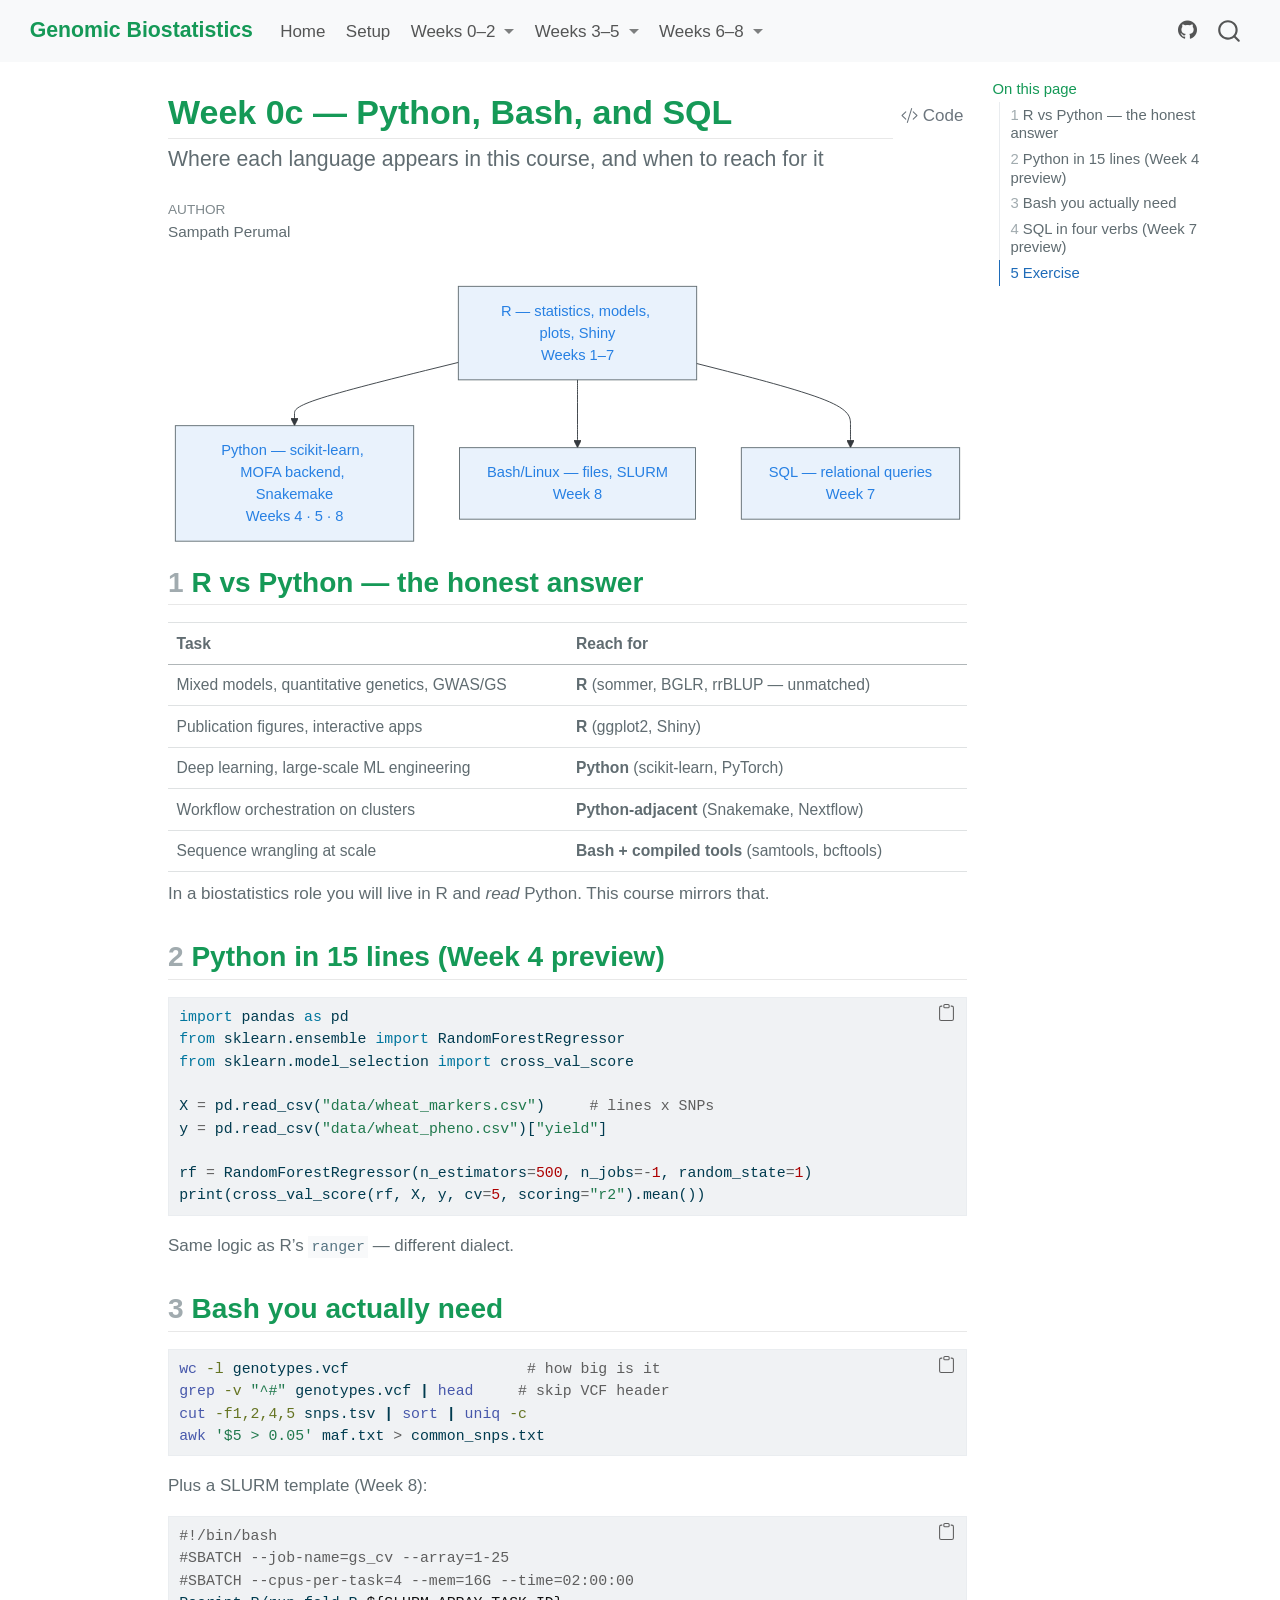
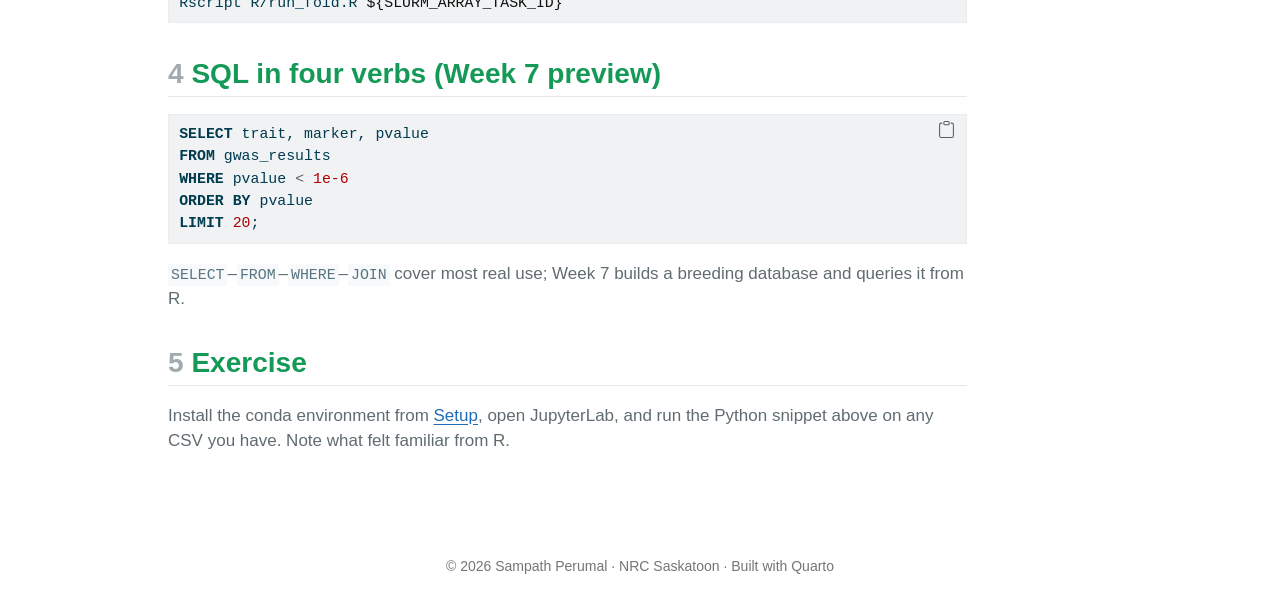
<file: weeks/week0c-other-languages.html>
<!DOCTYPE html>
<html xmlns="http://www.w3.org/1999/xhtml" lang="en" xml:lang="en"><head>

<meta charset="utf-8">
<meta name="generator" content="quarto-1.7.32">

<meta name="viewport" content="width=device-width, initial-scale=1.0, user-scalable=yes">

<meta name="author" content="Sampath Perumal">

<title>Week 0c — Python, Bash, and SQL – Genomic Biostatistics</title>
<style>
code{white-space: pre-wrap;}
span.smallcaps{font-variant: small-caps;}
div.columns{display: flex; gap: min(4vw, 1.5em);}
div.column{flex: auto; overflow-x: auto;}
div.hanging-indent{margin-left: 1.5em; text-indent: -1.5em;}
ul.task-list{list-style: none;}
ul.task-list li input[type="checkbox"] {
  width: 0.8em;
  margin: 0 0.8em 0.2em -1em; /* quarto-specific, see https://github.com/quarto-dev/quarto-cli/issues/4556 */ 
  vertical-align: middle;
}
/* CSS for syntax highlighting */
html { -webkit-text-size-adjust: 100%; }
pre > code.sourceCode { white-space: pre; position: relative; }
pre > code.sourceCode > span { display: inline-block; line-height: 1.25; }
pre > code.sourceCode > span:empty { height: 1.2em; }
.sourceCode { overflow: visible; }
code.sourceCode > span { color: inherit; text-decoration: inherit; }
div.sourceCode { margin: 1em 0; }
pre.sourceCode { margin: 0; }
@media screen {
div.sourceCode { overflow: auto; }
}
@media print {
pre > code.sourceCode { white-space: pre-wrap; }
pre > code.sourceCode > span { text-indent: -5em; padding-left: 5em; }
}
pre.numberSource code
  { counter-reset: source-line 0; }
pre.numberSource code > span
  { position: relative; left: -4em; counter-increment: source-line; }
pre.numberSource code > span > a:first-child::before
  { content: counter(source-line);
    position: relative; left: -1em; text-align: right; vertical-align: baseline;
    border: none; display: inline-block;
    -webkit-touch-callout: none; -webkit-user-select: none;
    -khtml-user-select: none; -moz-user-select: none;
    -ms-user-select: none; user-select: none;
    padding: 0 4px; width: 4em;
  }
pre.numberSource { margin-left: 3em;  padding-left: 4px; }
div.sourceCode
  {   }
@media screen {
pre > code.sourceCode > span > a:first-child::before { text-decoration: underline; }
}
</style>


<script src="../site_libs/quarto-nav/quarto-nav.js"></script>
<script src="../site_libs/quarto-nav/headroom.min.js"></script>
<script src="../site_libs/clipboard/clipboard.min.js"></script>
<script src="../site_libs/quarto-search/autocomplete.umd.js"></script>
<script src="../site_libs/quarto-search/fuse.min.js"></script>
<script src="../site_libs/quarto-search/quarto-search.js"></script>
<meta name="quarto:offset" content="../">
<script src="../site_libs/quarto-html/quarto.js" type="module"></script>
<script src="../site_libs/quarto-html/tabsets/tabsets.js" type="module"></script>
<script src="../site_libs/quarto-html/popper.min.js"></script>
<script src="../site_libs/quarto-html/tippy.umd.min.js"></script>
<script src="../site_libs/quarto-html/anchor.min.js"></script>
<link href="../site_libs/quarto-html/tippy.css" rel="stylesheet">
<link href="../site_libs/quarto-html/quarto-syntax-highlighting-37eea08aefeeee20ff55810ff984fec1.css" rel="stylesheet" id="quarto-text-highlighting-styles">
<script src="../site_libs/bootstrap/bootstrap.min.js"></script>
<link href="../site_libs/bootstrap/bootstrap-icons.css" rel="stylesheet">
<link href="../site_libs/bootstrap/bootstrap-1db537fb3bcd8f11fad3b5bfa09a4cac.min.css" rel="stylesheet" append-hash="true" id="quarto-bootstrap" data-mode="light">
<script id="quarto-search-options" type="application/json">{
  "location": "navbar",
  "copy-button": false,
  "collapse-after": 3,
  "panel-placement": "end",
  "type": "overlay",
  "limit": 50,
  "keyboard-shortcut": [
    "f",
    "/",
    "s"
  ],
  "show-item-context": false,
  "language": {
    "search-no-results-text": "No results",
    "search-matching-documents-text": "matching documents",
    "search-copy-link-title": "Copy link to search",
    "search-hide-matches-text": "Hide additional matches",
    "search-more-match-text": "more match in this document",
    "search-more-matches-text": "more matches in this document",
    "search-clear-button-title": "Clear",
    "search-text-placeholder": "",
    "search-detached-cancel-button-title": "Cancel",
    "search-submit-button-title": "Submit",
    "search-label": "Search"
  }
}</script>
<script src="../site_libs/quarto-diagram/mermaid.min.js"></script>
<script src="../site_libs/quarto-diagram/mermaid-init.js"></script>
<link href="../site_libs/quarto-diagram/mermaid.css" rel="stylesheet">


</head>

<body class="nav-fixed quarto-light">

<div id="quarto-search-results"></div>
  <header id="quarto-header" class="headroom fixed-top">
    <nav class="navbar navbar-expand-lg " data-bs-theme="dark">
      <div class="navbar-container container-fluid">
      <div class="navbar-brand-container mx-auto">
    <a class="navbar-brand" href="../index.html">
    <span class="navbar-title">Genomic Biostatistics</span>
    </a>
  </div>
            <div id="quarto-search" class="" title="Search"></div>
          <button class="navbar-toggler" type="button" data-bs-toggle="collapse" data-bs-target="#navbarCollapse" aria-controls="navbarCollapse" role="menu" aria-expanded="false" aria-label="Toggle navigation" onclick="if (window.quartoToggleHeadroom) { window.quartoToggleHeadroom(); }">
  <span class="navbar-toggler-icon"></span>
</button>
          <div class="collapse navbar-collapse" id="navbarCollapse">
            <ul class="navbar-nav navbar-nav-scroll me-auto">
  <li class="nav-item">
    <a class="nav-link" href="../index.html"> 
<span class="menu-text">Home</span></a>
  </li>  
  <li class="nav-item">
    <a class="nav-link" href="../setup.html"> 
<span class="menu-text">Setup</span></a>
  </li>  
  <li class="nav-item dropdown ">
    <a class="nav-link dropdown-toggle" href="#" id="nav-menu-weeks-0–2" role="link" data-bs-toggle="dropdown" aria-expanded="false">
 <span class="menu-text">Weeks 0–2</span>
    </a>
    <ul class="dropdown-menu" aria-labelledby="nav-menu-weeks-0–2">    
        <li>
    <a class="dropdown-item" href="../weeks/week0a-biostats-primer.html">
 <span class="dropdown-text">Week 0a — Biostatistics Primer</span></a>
  </li>  
        <li>
    <a class="dropdown-item" href="../weeks/week0b-r-essentials.html">
 <span class="dropdown-text">Week 0b — R Essentials</span></a>
  </li>  
        <li>
    <a class="dropdown-item" href="../weeks/week0c-other-languages.html">
 <span class="dropdown-text">Week 0c — Python, Bash, and SQL</span></a>
  </li>  
        <li>
    <a class="dropdown-item" href="../weeks/week1-mixed-models.html">
 <span class="dropdown-text">Week 1 — Linear &amp; Mixed Models</span></a>
  </li>  
        <li>
    <a class="dropdown-item" href="../weeks/week2-multivariate.html">
 <span class="dropdown-text">Week 2 — Multivariate Statistics &amp; Dimension Reduction</span></a>
  </li>  
    </ul>
  </li>
  <li class="nav-item dropdown ">
    <a class="nav-link dropdown-toggle" href="#" id="nav-menu-weeks-3–5" role="link" data-bs-toggle="dropdown" aria-expanded="false">
 <span class="menu-text">Weeks 3–5</span>
    </a>
    <ul class="dropdown-menu" aria-labelledby="nav-menu-weeks-3–5">    
        <li>
    <a class="dropdown-item" href="../weeks/week3-bayesian.html">
 <span class="dropdown-text">Week 3 — Bayesian Inference &amp; Genomic Prediction</span></a>
  </li>  
        <li>
    <a class="dropdown-item" href="../weeks/week4-machine-learning.html">
 <span class="dropdown-text">Week 4 — Machine Learning for Genomic Prediction</span></a>
  </li>  
        <li>
    <a class="dropdown-item" href="../weeks/week5-multiomics.html">
 <span class="dropdown-text">Week 5 — RNA-seq &amp; Multi-Omics Integration</span></a>
  </li>  
    </ul>
  </li>
  <li class="nav-item dropdown ">
    <a class="nav-link dropdown-toggle" href="#" id="nav-menu-weeks-6–8" role="link" data-bs-toggle="dropdown" aria-expanded="false">
 <span class="menu-text">Weeks 6–8</span>
    </a>
    <ul class="dropdown-menu" aria-labelledby="nav-menu-weeks-6–8">    
        <li>
    <a class="dropdown-item" href="../weeks/week6-shiny-apps.html">
 <span class="dropdown-text">Week 6 — Interactive Web Applications with Shiny</span></a>
  </li>  
        <li>
    <a class="dropdown-item" href="../weeks/week7-databases-apis.html">
 <span class="dropdown-text">Week 7 — Databases &amp; APIs for Breeding Data</span></a>
  </li>  
        <li>
    <a class="dropdown-item" href="../weeks/week8-hpc-pipelines.html">
 <span class="dropdown-text">Week 8 — HPC &amp; Reproducible Pipelines</span></a>
  </li>  
    </ul>
  </li>
</ul>
            <ul class="navbar-nav navbar-nav-scroll ms-auto">
  <li class="nav-item compact">
    <a class="nav-link" href="https://github.com/sampathperumal/genomic-biostats-course"> <i class="bi bi-github" role="img">
</i> 
<span class="menu-text"></span></a>
  </li>  
</ul>
          </div> <!-- /navcollapse -->
            <div class="quarto-navbar-tools">
</div>
      </div> <!-- /container-fluid -->
    </nav>
</header>
<!-- content -->
<div id="quarto-content" class="quarto-container page-columns page-rows-contents page-layout-article page-navbar">
<!-- sidebar -->
<!-- margin-sidebar -->
    <div id="quarto-margin-sidebar" class="sidebar margin-sidebar">
        <nav id="TOC" role="doc-toc" class="toc-active">
    <h2 id="toc-title">On this page</h2>
   
  <ul>
  <li><a href="#r-vs-python-the-honest-answer" id="toc-r-vs-python-the-honest-answer" class="nav-link active" data-scroll-target="#r-vs-python-the-honest-answer"><span class="header-section-number">1</span> R vs Python — the honest answer</a></li>
  <li><a href="#python-in-15-lines-week-4-preview" id="toc-python-in-15-lines-week-4-preview" class="nav-link" data-scroll-target="#python-in-15-lines-week-4-preview"><span class="header-section-number">2</span> Python in 15 lines (Week 4 preview)</a></li>
  <li><a href="#bash-you-actually-need" id="toc-bash-you-actually-need" class="nav-link" data-scroll-target="#bash-you-actually-need"><span class="header-section-number">3</span> Bash you actually need</a></li>
  <li><a href="#sql-in-four-verbs-week-7-preview" id="toc-sql-in-four-verbs-week-7-preview" class="nav-link" data-scroll-target="#sql-in-four-verbs-week-7-preview"><span class="header-section-number">4</span> SQL in four verbs (Week 7 preview)</a></li>
  <li><a href="#exercise" id="toc-exercise" class="nav-link" data-scroll-target="#exercise"><span class="header-section-number">5</span> Exercise</a></li>
  </ul>
</nav>
    </div>
<!-- main -->
<main class="content" id="quarto-document-content">

<header id="title-block-header" class="quarto-title-block default">
<div class="quarto-title">
<div class="quarto-title-block"><div><h1 class="title">Week 0c — Python, Bash, and SQL</h1><button type="button" class="btn code-tools-button" id="quarto-code-tools-source"><i class="bi"></i> Code</button></div></div>
<p class="subtitle lead">Where each language appears in this course, and when to reach for it</p>
</div>



<div class="quarto-title-meta">

    <div>
    <div class="quarto-title-meta-heading">Author</div>
    <div class="quarto-title-meta-contents">
             <p>Sampath Perumal </p>
          </div>
  </div>
    
  
    
  </div>
  


</header>


<div class="cell" data-layout-align="default">
<div class="cell-output-display">
<div>
<p></p><figure class="figure"><p></p>
<div>
<pre class="mermaid mermaid-js">flowchart TD
    R[R — statistics, models, plots, Shiny&lt;br/&gt;Weeks 1–7] --- P[Python — scikit-learn, MOFA backend, Snakemake&lt;br/&gt;Weeks 4 · 5 · 8]
    R --- B[Bash/Linux — files, SLURM&lt;br/&gt;Week 8]
    R --- S[SQL — relational queries&lt;br/&gt;Week 7]
</pre>
</div>
<p></p></figure><p></p>
</div>
</div>
</div>
<section id="r-vs-python-the-honest-answer" class="level2" data-number="1">
<h2 data-number="1" class="anchored" data-anchor-id="r-vs-python-the-honest-answer"><span class="header-section-number">1</span> R vs Python — the honest answer</h2>
<table class="caption-top table">
<colgroup>
<col style="width: 50%">
<col style="width: 50%">
</colgroup>
<thead>
<tr class="header">
<th>Task</th>
<th>Reach for</th>
</tr>
</thead>
<tbody>
<tr class="odd">
<td>Mixed models, quantitative genetics, GWAS/GS</td>
<td><strong>R</strong> (sommer, BGLR, rrBLUP — unmatched)</td>
</tr>
<tr class="even">
<td>Publication figures, interactive apps</td>
<td><strong>R</strong> (ggplot2, Shiny)</td>
</tr>
<tr class="odd">
<td>Deep learning, large-scale ML engineering</td>
<td><strong>Python</strong> (scikit-learn, PyTorch)</td>
</tr>
<tr class="even">
<td>Workflow orchestration on clusters</td>
<td><strong>Python-adjacent</strong> (Snakemake, Nextflow)</td>
</tr>
<tr class="odd">
<td>Sequence wrangling at scale</td>
<td><strong>Bash + compiled tools</strong> (samtools, bcftools)</td>
</tr>
</tbody>
</table>
<p>In a biostatistics role you will live in R and <em>read</em> Python. This course mirrors that.</p>
</section>
<section id="python-in-15-lines-week-4-preview" class="level2" data-number="2">
<h2 data-number="2" class="anchored" data-anchor-id="python-in-15-lines-week-4-preview"><span class="header-section-number">2</span> Python in 15 lines (Week 4 preview)</h2>
<div class="sourceCode" id="cb1"><pre class="sourceCode python code-with-copy"><code class="sourceCode python"><span id="cb1-1"><a href="#cb1-1" aria-hidden="true" tabindex="-1"></a><span class="im">import</span> pandas <span class="im">as</span> pd</span>
<span id="cb1-2"><a href="#cb1-2" aria-hidden="true" tabindex="-1"></a><span class="im">from</span> sklearn.ensemble <span class="im">import</span> RandomForestRegressor</span>
<span id="cb1-3"><a href="#cb1-3" aria-hidden="true" tabindex="-1"></a><span class="im">from</span> sklearn.model_selection <span class="im">import</span> cross_val_score</span>
<span id="cb1-4"><a href="#cb1-4" aria-hidden="true" tabindex="-1"></a></span>
<span id="cb1-5"><a href="#cb1-5" aria-hidden="true" tabindex="-1"></a>X <span class="op">=</span> pd.read_csv(<span class="st">"data/wheat_markers.csv"</span>)     <span class="co"># lines x SNPs</span></span>
<span id="cb1-6"><a href="#cb1-6" aria-hidden="true" tabindex="-1"></a>y <span class="op">=</span> pd.read_csv(<span class="st">"data/wheat_pheno.csv"</span>)[<span class="st">"yield"</span>]</span>
<span id="cb1-7"><a href="#cb1-7" aria-hidden="true" tabindex="-1"></a></span>
<span id="cb1-8"><a href="#cb1-8" aria-hidden="true" tabindex="-1"></a>rf <span class="op">=</span> RandomForestRegressor(n_estimators<span class="op">=</span><span class="dv">500</span>, n_jobs<span class="op">=-</span><span class="dv">1</span>, random_state<span class="op">=</span><span class="dv">1</span>)</span>
<span id="cb1-9"><a href="#cb1-9" aria-hidden="true" tabindex="-1"></a><span class="bu">print</span>(cross_val_score(rf, X, y, cv<span class="op">=</span><span class="dv">5</span>, scoring<span class="op">=</span><span class="st">"r2"</span>).mean())</span></code><button title="Copy to Clipboard" class="code-copy-button"><i class="bi"></i></button></pre></div>
<p>Same logic as R’s <code>ranger</code> — different dialect.</p>
</section>
<section id="bash-you-actually-need" class="level2" data-number="3">
<h2 data-number="3" class="anchored" data-anchor-id="bash-you-actually-need"><span class="header-section-number">3</span> Bash you actually need</h2>
<div class="sourceCode" id="cb2"><pre class="sourceCode bash code-with-copy"><code class="sourceCode bash"><span id="cb2-1"><a href="#cb2-1" aria-hidden="true" tabindex="-1"></a><span class="fu">wc</span> <span class="at">-l</span> genotypes.vcf                    <span class="co"># how big is it</span></span>
<span id="cb2-2"><a href="#cb2-2" aria-hidden="true" tabindex="-1"></a><span class="fu">grep</span> <span class="at">-v</span> <span class="st">"^#"</span> genotypes.vcf <span class="kw">|</span> <span class="fu">head</span>     <span class="co"># skip VCF header</span></span>
<span id="cb2-3"><a href="#cb2-3" aria-hidden="true" tabindex="-1"></a><span class="fu">cut</span> <span class="at">-f1,2,4,5</span> snps.tsv <span class="kw">|</span> <span class="fu">sort</span> <span class="kw">|</span> <span class="fu">uniq</span> <span class="at">-c</span></span>
<span id="cb2-4"><a href="#cb2-4" aria-hidden="true" tabindex="-1"></a><span class="fu">awk</span> <span class="st">'$5 &gt; 0.05'</span> maf.txt <span class="op">&gt;</span> common_snps.txt</span></code><button title="Copy to Clipboard" class="code-copy-button"><i class="bi"></i></button></pre></div>
<p>Plus a SLURM template (Week 8):</p>
<div class="sourceCode" id="cb3"><pre class="sourceCode bash code-with-copy"><code class="sourceCode bash"><span id="cb3-1"><a href="#cb3-1" aria-hidden="true" tabindex="-1"></a><span class="co">#!/bin/bash</span></span>
<span id="cb3-2"><a href="#cb3-2" aria-hidden="true" tabindex="-1"></a><span class="co">#SBATCH --job-name=gs_cv --array=1-25</span></span>
<span id="cb3-3"><a href="#cb3-3" aria-hidden="true" tabindex="-1"></a><span class="co">#SBATCH --cpus-per-task=4 --mem=16G --time=02:00:00</span></span>
<span id="cb3-4"><a href="#cb3-4" aria-hidden="true" tabindex="-1"></a><span class="ex">Rscript</span> R/run_fold.R <span class="va">${SLURM_ARRAY_TASK_ID}</span></span></code><button title="Copy to Clipboard" class="code-copy-button"><i class="bi"></i></button></pre></div>
</section>
<section id="sql-in-four-verbs-week-7-preview" class="level2" data-number="4">
<h2 data-number="4" class="anchored" data-anchor-id="sql-in-four-verbs-week-7-preview"><span class="header-section-number">4</span> SQL in four verbs (Week 7 preview)</h2>
<div class="sourceCode" id="cb4"><pre class="sourceCode sql code-with-copy"><code class="sourceCode sql"><span id="cb4-1"><a href="#cb4-1" aria-hidden="true" tabindex="-1"></a><span class="kw">SELECT</span> trait, marker, pvalue</span>
<span id="cb4-2"><a href="#cb4-2" aria-hidden="true" tabindex="-1"></a><span class="kw">FROM</span> gwas_results</span>
<span id="cb4-3"><a href="#cb4-3" aria-hidden="true" tabindex="-1"></a><span class="kw">WHERE</span> pvalue <span class="op">&lt;</span> <span class="fl">1e-6</span></span>
<span id="cb4-4"><a href="#cb4-4" aria-hidden="true" tabindex="-1"></a><span class="kw">ORDER</span> <span class="kw">BY</span> pvalue</span>
<span id="cb4-5"><a href="#cb4-5" aria-hidden="true" tabindex="-1"></a><span class="kw">LIMIT</span> <span class="dv">20</span>;</span></code><button title="Copy to Clipboard" class="code-copy-button"><i class="bi"></i></button></pre></div>
<p><code>SELECT</code>–<code>FROM</code>–<code>WHERE</code>–<code>JOIN</code> cover most real use; Week 7 builds a breeding database and queries it from R.</p>
</section>
<section id="exercise" class="level2" data-number="5">
<h2 data-number="5" class="anchored" data-anchor-id="exercise"><span class="header-section-number">5</span> Exercise</h2>
<p>Install the conda environment from <a href="../setup.html">Setup</a>, open JupyterLab, and run the Python snippet above on any CSV you have. Note what felt familiar from R.</p>


<!-- -->

</section>

</main> <!-- /main -->
<script id="quarto-html-after-body" type="application/javascript">
  window.document.addEventListener("DOMContentLoaded", function (event) {
    const icon = "";
    const anchorJS = new window.AnchorJS();
    anchorJS.options = {
      placement: 'right',
      icon: icon
    };
    anchorJS.add('.anchored');
    const isCodeAnnotation = (el) => {
      for (const clz of el.classList) {
        if (clz.startsWith('code-annotation-')) {                     
          return true;
        }
      }
      return false;
    }
    const onCopySuccess = function(e) {
      // button target
      const button = e.trigger;
      // don't keep focus
      button.blur();
      // flash "checked"
      button.classList.add('code-copy-button-checked');
      var currentTitle = button.getAttribute("title");
      button.setAttribute("title", "Copied!");
      let tooltip;
      if (window.bootstrap) {
        button.setAttribute("data-bs-toggle", "tooltip");
        button.setAttribute("data-bs-placement", "left");
        button.setAttribute("data-bs-title", "Copied!");
        tooltip = new bootstrap.Tooltip(button, 
          { trigger: "manual", 
            customClass: "code-copy-button-tooltip",
            offset: [0, -8]});
        tooltip.show();    
      }
      setTimeout(function() {
        if (tooltip) {
          tooltip.hide();
          button.removeAttribute("data-bs-title");
          button.removeAttribute("data-bs-toggle");
          button.removeAttribute("data-bs-placement");
        }
        button.setAttribute("title", currentTitle);
        button.classList.remove('code-copy-button-checked');
      }, 1000);
      // clear code selection
      e.clearSelection();
    }
    const getTextToCopy = function(trigger) {
        const codeEl = trigger.previousElementSibling.cloneNode(true);
        for (const childEl of codeEl.children) {
          if (isCodeAnnotation(childEl)) {
            childEl.remove();
          }
        }
        return codeEl.innerText;
    }
    const clipboard = new window.ClipboardJS('.code-copy-button:not([data-in-quarto-modal])', {
      text: getTextToCopy
    });
    clipboard.on('success', onCopySuccess);
    if (window.document.getElementById('quarto-embedded-source-code-modal')) {
      const clipboardModal = new window.ClipboardJS('.code-copy-button[data-in-quarto-modal]', {
        text: getTextToCopy,
        container: window.document.getElementById('quarto-embedded-source-code-modal')
      });
      clipboardModal.on('success', onCopySuccess);
    }
    const viewSource = window.document.getElementById('quarto-view-source') ||
                       window.document.getElementById('quarto-code-tools-source');
    if (viewSource) {
      const sourceUrl = viewSource.getAttribute("data-quarto-source-url");
      viewSource.addEventListener("click", function(e) {
        if (sourceUrl) {
          // rstudio viewer pane
          if (/\bcapabilities=\b/.test(window.location)) {
            window.open(sourceUrl);
          } else {
            window.location.href = sourceUrl;
          }
        } else {
          const modal = new bootstrap.Modal(document.getElementById('quarto-embedded-source-code-modal'));
          modal.show();
        }
        return false;
      });
    }
    function toggleCodeHandler(show) {
      return function(e) {
        const detailsSrc = window.document.querySelectorAll(".cell > details > .sourceCode");
        for (let i=0; i<detailsSrc.length; i++) {
          const details = detailsSrc[i].parentElement;
          if (show) {
            details.open = true;
          } else {
            details.removeAttribute("open");
          }
        }
        const cellCodeDivs = window.document.querySelectorAll(".cell > .sourceCode");
        const fromCls = show ? "hidden" : "unhidden";
        const toCls = show ? "unhidden" : "hidden";
        for (let i=0; i<cellCodeDivs.length; i++) {
          const codeDiv = cellCodeDivs[i];
          if (codeDiv.classList.contains(fromCls)) {
            codeDiv.classList.remove(fromCls);
            codeDiv.classList.add(toCls);
          } 
        }
        return false;
      }
    }
    const hideAllCode = window.document.getElementById("quarto-hide-all-code");
    if (hideAllCode) {
      hideAllCode.addEventListener("click", toggleCodeHandler(false));
    }
    const showAllCode = window.document.getElementById("quarto-show-all-code");
    if (showAllCode) {
      showAllCode.addEventListener("click", toggleCodeHandler(true));
    }
      var localhostRegex = new RegExp(/^(?:http|https):\/\/localhost\:?[0-9]*\//);
      var mailtoRegex = new RegExp(/^mailto:/);
        var filterRegex = new RegExp("https:\/\/sampathperumal\.github\.io\/genomic-biostats-course");
      var isInternal = (href) => {
          return filterRegex.test(href) || localhostRegex.test(href) || mailtoRegex.test(href);
      }
      // Inspect non-navigation links and adorn them if external
     var links = window.document.querySelectorAll('a[href]:not(.nav-link):not(.navbar-brand):not(.toc-action):not(.sidebar-link):not(.sidebar-item-toggle):not(.pagination-link):not(.no-external):not([aria-hidden]):not(.dropdown-item):not(.quarto-navigation-tool):not(.about-link)');
      for (var i=0; i<links.length; i++) {
        const link = links[i];
        if (!isInternal(link.href)) {
          // undo the damage that might have been done by quarto-nav.js in the case of
          // links that we want to consider external
          if (link.dataset.originalHref !== undefined) {
            link.href = link.dataset.originalHref;
          }
        }
      }
    function tippyHover(el, contentFn, onTriggerFn, onUntriggerFn) {
      const config = {
        allowHTML: true,
        maxWidth: 500,
        delay: 100,
        arrow: false,
        appendTo: function(el) {
            return el.parentElement;
        },
        interactive: true,
        interactiveBorder: 10,
        theme: 'quarto',
        placement: 'bottom-start',
      };
      if (contentFn) {
        config.content = contentFn;
      }
      if (onTriggerFn) {
        config.onTrigger = onTriggerFn;
      }
      if (onUntriggerFn) {
        config.onUntrigger = onUntriggerFn;
      }
      window.tippy(el, config); 
    }
    const noterefs = window.document.querySelectorAll('a[role="doc-noteref"]');
    for (var i=0; i<noterefs.length; i++) {
      const ref = noterefs[i];
      tippyHover(ref, function() {
        // use id or data attribute instead here
        let href = ref.getAttribute('data-footnote-href') || ref.getAttribute('href');
        try { href = new URL(href).hash; } catch {}
        const id = href.replace(/^#\/?/, "");
        const note = window.document.getElementById(id);
        if (note) {
          return note.innerHTML;
        } else {
          return "";
        }
      });
    }
    const xrefs = window.document.querySelectorAll('a.quarto-xref');
    const processXRef = (id, note) => {
      // Strip column container classes
      const stripColumnClz = (el) => {
        el.classList.remove("page-full", "page-columns");
        if (el.children) {
          for (const child of el.children) {
            stripColumnClz(child);
          }
        }
      }
      stripColumnClz(note)
      if (id === null || id.startsWith('sec-')) {
        // Special case sections, only their first couple elements
        const container = document.createElement("div");
        if (note.children && note.children.length > 2) {
          container.appendChild(note.children[0].cloneNode(true));
          for (let i = 1; i < note.children.length; i++) {
            const child = note.children[i];
            if (child.tagName === "P" && child.innerText === "") {
              continue;
            } else {
              container.appendChild(child.cloneNode(true));
              break;
            }
          }
          if (window.Quarto?.typesetMath) {
            window.Quarto.typesetMath(container);
          }
          return container.innerHTML
        } else {
          if (window.Quarto?.typesetMath) {
            window.Quarto.typesetMath(note);
          }
          return note.innerHTML;
        }
      } else {
        // Remove any anchor links if they are present
        const anchorLink = note.querySelector('a.anchorjs-link');
        if (anchorLink) {
          anchorLink.remove();
        }
        if (window.Quarto?.typesetMath) {
          window.Quarto.typesetMath(note);
        }
        if (note.classList.contains("callout")) {
          return note.outerHTML;
        } else {
          return note.innerHTML;
        }
      }
    }
    for (var i=0; i<xrefs.length; i++) {
      const xref = xrefs[i];
      tippyHover(xref, undefined, function(instance) {
        instance.disable();
        let url = xref.getAttribute('href');
        let hash = undefined; 
        if (url.startsWith('#')) {
          hash = url;
        } else {
          try { hash = new URL(url).hash; } catch {}
        }
        if (hash) {
          const id = hash.replace(/^#\/?/, "");
          const note = window.document.getElementById(id);
          if (note !== null) {
            try {
              const html = processXRef(id, note.cloneNode(true));
              instance.setContent(html);
            } finally {
              instance.enable();
              instance.show();
            }
          } else {
            // See if we can fetch this
            fetch(url.split('#')[0])
            .then(res => res.text())
            .then(html => {
              const parser = new DOMParser();
              const htmlDoc = parser.parseFromString(html, "text/html");
              const note = htmlDoc.getElementById(id);
              if (note !== null) {
                const html = processXRef(id, note);
                instance.setContent(html);
              } 
            }).finally(() => {
              instance.enable();
              instance.show();
            });
          }
        } else {
          // See if we can fetch a full url (with no hash to target)
          // This is a special case and we should probably do some content thinning / targeting
          fetch(url)
          .then(res => res.text())
          .then(html => {
            const parser = new DOMParser();
            const htmlDoc = parser.parseFromString(html, "text/html");
            const note = htmlDoc.querySelector('main.content');
            if (note !== null) {
              // This should only happen for chapter cross references
              // (since there is no id in the URL)
              // remove the first header
              if (note.children.length > 0 && note.children[0].tagName === "HEADER") {
                note.children[0].remove();
              }
              const html = processXRef(null, note);
              instance.setContent(html);
            } 
          }).finally(() => {
            instance.enable();
            instance.show();
          });
        }
      }, function(instance) {
      });
    }
        let selectedAnnoteEl;
        const selectorForAnnotation = ( cell, annotation) => {
          let cellAttr = 'data-code-cell="' + cell + '"';
          let lineAttr = 'data-code-annotation="' +  annotation + '"';
          const selector = 'span[' + cellAttr + '][' + lineAttr + ']';
          return selector;
        }
        const selectCodeLines = (annoteEl) => {
          const doc = window.document;
          const targetCell = annoteEl.getAttribute("data-target-cell");
          const targetAnnotation = annoteEl.getAttribute("data-target-annotation");
          const annoteSpan = window.document.querySelector(selectorForAnnotation(targetCell, targetAnnotation));
          const lines = annoteSpan.getAttribute("data-code-lines").split(",");
          const lineIds = lines.map((line) => {
            return targetCell + "-" + line;
          })
          let top = null;
          let height = null;
          let parent = null;
          if (lineIds.length > 0) {
              //compute the position of the single el (top and bottom and make a div)
              const el = window.document.getElementById(lineIds[0]);
              top = el.offsetTop;
              height = el.offsetHeight;
              parent = el.parentElement.parentElement;
            if (lineIds.length > 1) {
              const lastEl = window.document.getElementById(lineIds[lineIds.length - 1]);
              const bottom = lastEl.offsetTop + lastEl.offsetHeight;
              height = bottom - top;
            }
            if (top !== null && height !== null && parent !== null) {
              // cook up a div (if necessary) and position it 
              let div = window.document.getElementById("code-annotation-line-highlight");
              if (div === null) {
                div = window.document.createElement("div");
                div.setAttribute("id", "code-annotation-line-highlight");
                div.style.position = 'absolute';
                parent.appendChild(div);
              }
              div.style.top = top - 2 + "px";
              div.style.height = height + 4 + "px";
              div.style.left = 0;
              let gutterDiv = window.document.getElementById("code-annotation-line-highlight-gutter");
              if (gutterDiv === null) {
                gutterDiv = window.document.createElement("div");
                gutterDiv.setAttribute("id", "code-annotation-line-highlight-gutter");
                gutterDiv.style.position = 'absolute';
                const codeCell = window.document.getElementById(targetCell);
                const gutter = codeCell.querySelector('.code-annotation-gutter');
                gutter.appendChild(gutterDiv);
              }
              gutterDiv.style.top = top - 2 + "px";
              gutterDiv.style.height = height + 4 + "px";
            }
            selectedAnnoteEl = annoteEl;
          }
        };
        const unselectCodeLines = () => {
          const elementsIds = ["code-annotation-line-highlight", "code-annotation-line-highlight-gutter"];
          elementsIds.forEach((elId) => {
            const div = window.document.getElementById(elId);
            if (div) {
              div.remove();
            }
          });
          selectedAnnoteEl = undefined;
        };
          // Handle positioning of the toggle
      window.addEventListener(
        "resize",
        throttle(() => {
          elRect = undefined;
          if (selectedAnnoteEl) {
            selectCodeLines(selectedAnnoteEl);
          }
        }, 10)
      );
      function throttle(fn, ms) {
      let throttle = false;
      let timer;
        return (...args) => {
          if(!throttle) { // first call gets through
              fn.apply(this, args);
              throttle = true;
          } else { // all the others get throttled
              if(timer) clearTimeout(timer); // cancel #2
              timer = setTimeout(() => {
                fn.apply(this, args);
                timer = throttle = false;
              }, ms);
          }
        };
      }
        // Attach click handler to the DT
        const annoteDls = window.document.querySelectorAll('dt[data-target-cell]');
        for (const annoteDlNode of annoteDls) {
          annoteDlNode.addEventListener('click', (event) => {
            const clickedEl = event.target;
            if (clickedEl !== selectedAnnoteEl) {
              unselectCodeLines();
              const activeEl = window.document.querySelector('dt[data-target-cell].code-annotation-active');
              if (activeEl) {
                activeEl.classList.remove('code-annotation-active');
              }
              selectCodeLines(clickedEl);
              clickedEl.classList.add('code-annotation-active');
            } else {
              // Unselect the line
              unselectCodeLines();
              clickedEl.classList.remove('code-annotation-active');
            }
          });
        }
    const findCites = (el) => {
      const parentEl = el.parentElement;
      if (parentEl) {
        const cites = parentEl.dataset.cites;
        if (cites) {
          return {
            el,
            cites: cites.split(' ')
          };
        } else {
          return findCites(el.parentElement)
        }
      } else {
        return undefined;
      }
    };
    var bibliorefs = window.document.querySelectorAll('a[role="doc-biblioref"]');
    for (var i=0; i<bibliorefs.length; i++) {
      const ref = bibliorefs[i];
      const citeInfo = findCites(ref);
      if (citeInfo) {
        tippyHover(citeInfo.el, function() {
          var popup = window.document.createElement('div');
          citeInfo.cites.forEach(function(cite) {
            var citeDiv = window.document.createElement('div');
            citeDiv.classList.add('hanging-indent');
            citeDiv.classList.add('csl-entry');
            var biblioDiv = window.document.getElementById('ref-' + cite);
            if (biblioDiv) {
              citeDiv.innerHTML = biblioDiv.innerHTML;
            }
            popup.appendChild(citeDiv);
          });
          return popup.innerHTML;
        });
      }
    }
  });
  </script><div class="modal fade" id="quarto-embedded-source-code-modal" tabindex="-1" aria-labelledby="quarto-embedded-source-code-modal-label" aria-hidden="true"><div class="modal-dialog modal-dialog-scrollable"><div class="modal-content"><div class="modal-header"><h5 class="modal-title" id="quarto-embedded-source-code-modal-label">Source Code</h5><button class="btn-close" data-bs-dismiss="modal"></button></div><div class="modal-body"><div class="">
<div class="sourceCode" id="cb5" data-shortcodes="false"><pre class="sourceCode markdown code-with-copy"><code class="sourceCode markdown"><span id="cb5-1"><a href="#cb5-1" aria-hidden="true" tabindex="-1"></a><span class="co">---</span></span>
<span id="cb5-2"><a href="#cb5-2" aria-hidden="true" tabindex="-1"></a><span class="an">title:</span><span class="co"> "Week 0c — Python, Bash, and SQL"</span></span>
<span id="cb5-3"><a href="#cb5-3" aria-hidden="true" tabindex="-1"></a><span class="an">subtitle:</span><span class="co"> "Where each language appears in this course, and when to reach for it"</span></span>
<span id="cb5-4"><a href="#cb5-4" aria-hidden="true" tabindex="-1"></a><span class="co">---</span></span>
<span id="cb5-5"><a href="#cb5-5" aria-hidden="true" tabindex="-1"></a></span>
<span id="cb5-8"><a href="#cb5-8" aria-hidden="true" tabindex="-1"></a><span class="in">```{mermaid}</span></span>
<span id="cb5-9"><a href="#cb5-9" aria-hidden="true" tabindex="-1"></a>flowchart TD</span>
<span id="cb5-10"><a href="#cb5-10" aria-hidden="true" tabindex="-1"></a>    R[R — statistics, models, plots, Shiny&lt;br/&gt;Weeks <span class="dv">1</span>–<span class="dv">7</span>] --- P[Python — scikit-learn, MOFA backend, Snakemake&lt;br/&gt;Weeks <span class="dv">4</span> · <span class="dv">5</span> · <span class="dv">8</span>]</span>
<span id="cb5-11"><a href="#cb5-11" aria-hidden="true" tabindex="-1"></a>    R --- B[Bash/Linux — files, SLURM&lt;br/&gt;Week <span class="dv">8</span>]</span>
<span id="cb5-12"><a href="#cb5-12" aria-hidden="true" tabindex="-1"></a>    R --- S[SQL — relational queries&lt;br/&gt;Week <span class="dv">7</span>]</span>
<span id="cb5-13"><a href="#cb5-13" aria-hidden="true" tabindex="-1"></a><span class="in">```</span></span>
<span id="cb5-14"><a href="#cb5-14" aria-hidden="true" tabindex="-1"></a></span>
<span id="cb5-15"><a href="#cb5-15" aria-hidden="true" tabindex="-1"></a><span class="fu">## R vs Python — the honest answer</span></span>
<span id="cb5-16"><a href="#cb5-16" aria-hidden="true" tabindex="-1"></a></span>
<span id="cb5-17"><a href="#cb5-17" aria-hidden="true" tabindex="-1"></a><span class="pp">|</span> Task <span class="pp">|</span> Reach for <span class="pp">|</span></span>
<span id="cb5-18"><a href="#cb5-18" aria-hidden="true" tabindex="-1"></a><span class="pp">|---|---|</span></span>
<span id="cb5-19"><a href="#cb5-19" aria-hidden="true" tabindex="-1"></a><span class="pp">|</span> Mixed models, quantitative genetics, GWAS/GS <span class="pp">|</span> **R** (sommer, BGLR, rrBLUP — unmatched) <span class="pp">|</span></span>
<span id="cb5-20"><a href="#cb5-20" aria-hidden="true" tabindex="-1"></a><span class="pp">|</span> Publication figures, interactive apps <span class="pp">|</span> **R** (ggplot2, Shiny) <span class="pp">|</span></span>
<span id="cb5-21"><a href="#cb5-21" aria-hidden="true" tabindex="-1"></a><span class="pp">|</span> Deep learning, large-scale ML engineering <span class="pp">|</span> **Python** (scikit-learn, PyTorch) <span class="pp">|</span></span>
<span id="cb5-22"><a href="#cb5-22" aria-hidden="true" tabindex="-1"></a><span class="pp">|</span> Workflow orchestration on clusters <span class="pp">|</span> **Python-adjacent** (Snakemake, Nextflow) <span class="pp">|</span></span>
<span id="cb5-23"><a href="#cb5-23" aria-hidden="true" tabindex="-1"></a><span class="pp">|</span> Sequence wrangling at scale <span class="pp">|</span> **Bash + compiled tools** (samtools, bcftools) <span class="pp">|</span></span>
<span id="cb5-24"><a href="#cb5-24" aria-hidden="true" tabindex="-1"></a></span>
<span id="cb5-25"><a href="#cb5-25" aria-hidden="true" tabindex="-1"></a>In a biostatistics role you will live in R and *read* Python. This course mirrors that.</span>
<span id="cb5-26"><a href="#cb5-26" aria-hidden="true" tabindex="-1"></a></span>
<span id="cb5-27"><a href="#cb5-27" aria-hidden="true" tabindex="-1"></a><span class="fu">## Python in 15 lines (Week 4 preview)</span></span>
<span id="cb5-28"><a href="#cb5-28" aria-hidden="true" tabindex="-1"></a></span>
<span id="cb5-29"><a href="#cb5-29" aria-hidden="true" tabindex="-1"></a><span class="in">```python</span></span>
<span id="cb5-30"><a href="#cb5-30" aria-hidden="true" tabindex="-1"></a><span class="im">import</span> pandas <span class="im">as</span> pd</span>
<span id="cb5-31"><a href="#cb5-31" aria-hidden="true" tabindex="-1"></a><span class="im">from</span> sklearn.ensemble <span class="im">import</span> RandomForestRegressor</span>
<span id="cb5-32"><a href="#cb5-32" aria-hidden="true" tabindex="-1"></a><span class="im">from</span> sklearn.model_selection <span class="im">import</span> cross_val_score</span>
<span id="cb5-33"><a href="#cb5-33" aria-hidden="true" tabindex="-1"></a></span>
<span id="cb5-34"><a href="#cb5-34" aria-hidden="true" tabindex="-1"></a>X <span class="op">=</span> pd.read_csv(<span class="st">"data/wheat_markers.csv"</span>)     <span class="co"># lines x SNPs</span></span>
<span id="cb5-35"><a href="#cb5-35" aria-hidden="true" tabindex="-1"></a>y <span class="op">=</span> pd.read_csv(<span class="st">"data/wheat_pheno.csv"</span>)[<span class="st">"yield"</span>]</span>
<span id="cb5-36"><a href="#cb5-36" aria-hidden="true" tabindex="-1"></a></span>
<span id="cb5-37"><a href="#cb5-37" aria-hidden="true" tabindex="-1"></a>rf <span class="op">=</span> RandomForestRegressor(n_estimators<span class="op">=</span><span class="dv">500</span>, n_jobs<span class="op">=-</span><span class="dv">1</span>, random_state<span class="op">=</span><span class="dv">1</span>)</span>
<span id="cb5-38"><a href="#cb5-38" aria-hidden="true" tabindex="-1"></a><span class="bu">print</span>(cross_val_score(rf, X, y, cv<span class="op">=</span><span class="dv">5</span>, scoring<span class="op">=</span><span class="st">"r2"</span>).mean())</span>
<span id="cb5-39"><a href="#cb5-39" aria-hidden="true" tabindex="-1"></a><span class="in">```</span></span>
<span id="cb5-40"><a href="#cb5-40" aria-hidden="true" tabindex="-1"></a></span>
<span id="cb5-41"><a href="#cb5-41" aria-hidden="true" tabindex="-1"></a>Same logic as R's <span class="in">`ranger`</span> — different dialect.</span>
<span id="cb5-42"><a href="#cb5-42" aria-hidden="true" tabindex="-1"></a></span>
<span id="cb5-43"><a href="#cb5-43" aria-hidden="true" tabindex="-1"></a><span class="fu">## Bash you actually need</span></span>
<span id="cb5-44"><a href="#cb5-44" aria-hidden="true" tabindex="-1"></a></span>
<span id="cb5-45"><a href="#cb5-45" aria-hidden="true" tabindex="-1"></a><span class="in">```bash</span></span>
<span id="cb5-46"><a href="#cb5-46" aria-hidden="true" tabindex="-1"></a><span class="fu">wc</span> <span class="at">-l</span> genotypes.vcf                    <span class="co"># how big is it</span></span>
<span id="cb5-47"><a href="#cb5-47" aria-hidden="true" tabindex="-1"></a><span class="fu">grep</span> <span class="at">-v</span> <span class="st">"^#"</span> genotypes.vcf <span class="kw">|</span> <span class="fu">head</span>     <span class="co"># skip VCF header</span></span>
<span id="cb5-48"><a href="#cb5-48" aria-hidden="true" tabindex="-1"></a><span class="fu">cut</span> <span class="at">-f1,2,4,5</span> snps.tsv <span class="kw">|</span> <span class="fu">sort</span> <span class="kw">|</span> <span class="fu">uniq</span> <span class="at">-c</span></span>
<span id="cb5-49"><a href="#cb5-49" aria-hidden="true" tabindex="-1"></a><span class="fu">awk</span> <span class="st">'$5 &gt; 0.05'</span> maf.txt <span class="op">&gt;</span> common_snps.txt</span>
<span id="cb5-50"><a href="#cb5-50" aria-hidden="true" tabindex="-1"></a><span class="in">```</span></span>
<span id="cb5-51"><a href="#cb5-51" aria-hidden="true" tabindex="-1"></a></span>
<span id="cb5-52"><a href="#cb5-52" aria-hidden="true" tabindex="-1"></a>Plus a SLURM template (Week 8):</span>
<span id="cb5-53"><a href="#cb5-53" aria-hidden="true" tabindex="-1"></a></span>
<span id="cb5-54"><a href="#cb5-54" aria-hidden="true" tabindex="-1"></a><span class="in">```bash</span></span>
<span id="cb5-55"><a href="#cb5-55" aria-hidden="true" tabindex="-1"></a><span class="co">#!/bin/bash</span></span>
<span id="cb5-56"><a href="#cb5-56" aria-hidden="true" tabindex="-1"></a><span class="co">#SBATCH --job-name=gs_cv --array=1-25</span></span>
<span id="cb5-57"><a href="#cb5-57" aria-hidden="true" tabindex="-1"></a><span class="co">#SBATCH --cpus-per-task=4 --mem=16G --time=02:00:00</span></span>
<span id="cb5-58"><a href="#cb5-58" aria-hidden="true" tabindex="-1"></a><span class="ex">Rscript</span> R/run_fold.R <span class="va">${SLURM_ARRAY_TASK_ID}</span></span>
<span id="cb5-59"><a href="#cb5-59" aria-hidden="true" tabindex="-1"></a><span class="in">```</span></span>
<span id="cb5-60"><a href="#cb5-60" aria-hidden="true" tabindex="-1"></a></span>
<span id="cb5-61"><a href="#cb5-61" aria-hidden="true" tabindex="-1"></a><span class="fu">## SQL in four verbs (Week 7 preview)</span></span>
<span id="cb5-62"><a href="#cb5-62" aria-hidden="true" tabindex="-1"></a></span>
<span id="cb5-63"><a href="#cb5-63" aria-hidden="true" tabindex="-1"></a><span class="in">```sql</span></span>
<span id="cb5-64"><a href="#cb5-64" aria-hidden="true" tabindex="-1"></a><span class="kw">SELECT</span> trait, marker, pvalue</span>
<span id="cb5-65"><a href="#cb5-65" aria-hidden="true" tabindex="-1"></a><span class="kw">FROM</span> gwas_results</span>
<span id="cb5-66"><a href="#cb5-66" aria-hidden="true" tabindex="-1"></a><span class="kw">WHERE</span> pvalue <span class="op">&lt;</span> <span class="fl">1e-6</span></span>
<span id="cb5-67"><a href="#cb5-67" aria-hidden="true" tabindex="-1"></a><span class="kw">ORDER</span> <span class="kw">BY</span> pvalue</span>
<span id="cb5-68"><a href="#cb5-68" aria-hidden="true" tabindex="-1"></a><span class="kw">LIMIT</span> <span class="dv">20</span>;</span>
<span id="cb5-69"><a href="#cb5-69" aria-hidden="true" tabindex="-1"></a><span class="in">```</span></span>
<span id="cb5-70"><a href="#cb5-70" aria-hidden="true" tabindex="-1"></a></span>
<span id="cb5-71"><a href="#cb5-71" aria-hidden="true" tabindex="-1"></a><span class="in">`SELECT`</span>–<span class="in">`FROM`</span>–<span class="in">`WHERE`</span>–<span class="in">`JOIN`</span> cover most real use; Week 7 builds a breeding database and queries it from R.</span>
<span id="cb5-72"><a href="#cb5-72" aria-hidden="true" tabindex="-1"></a></span>
<span id="cb5-73"><a href="#cb5-73" aria-hidden="true" tabindex="-1"></a><span class="fu">## Exercise</span></span>
<span id="cb5-74"><a href="#cb5-74" aria-hidden="true" tabindex="-1"></a></span>
<span id="cb5-75"><a href="#cb5-75" aria-hidden="true" tabindex="-1"></a>Install the conda environment from <span class="co">[</span><span class="ot">Setup</span><span class="co">](../setup.qmd)</span>, open JupyterLab, and run the Python snippet above on any CSV you have. Note what felt familiar from R.</span>
</code><button title="Copy to Clipboard" class="code-copy-button" data-in-quarto-modal=""><i class="bi"></i></button></pre></div>
</div></div></div></div></div>
</div> <!-- /content -->
<footer class="footer">
  <div class="nav-footer">
    <div class="nav-footer-left">
      &nbsp;
    </div>   
    <div class="nav-footer-center">
<p>© 2026 Sampath Perumal · NRC Saskatoon · Built with Quarto</p>
</div>
    <div class="nav-footer-right">
      &nbsp;
    </div>
  </div>
</footer>




</body></html>
</file>
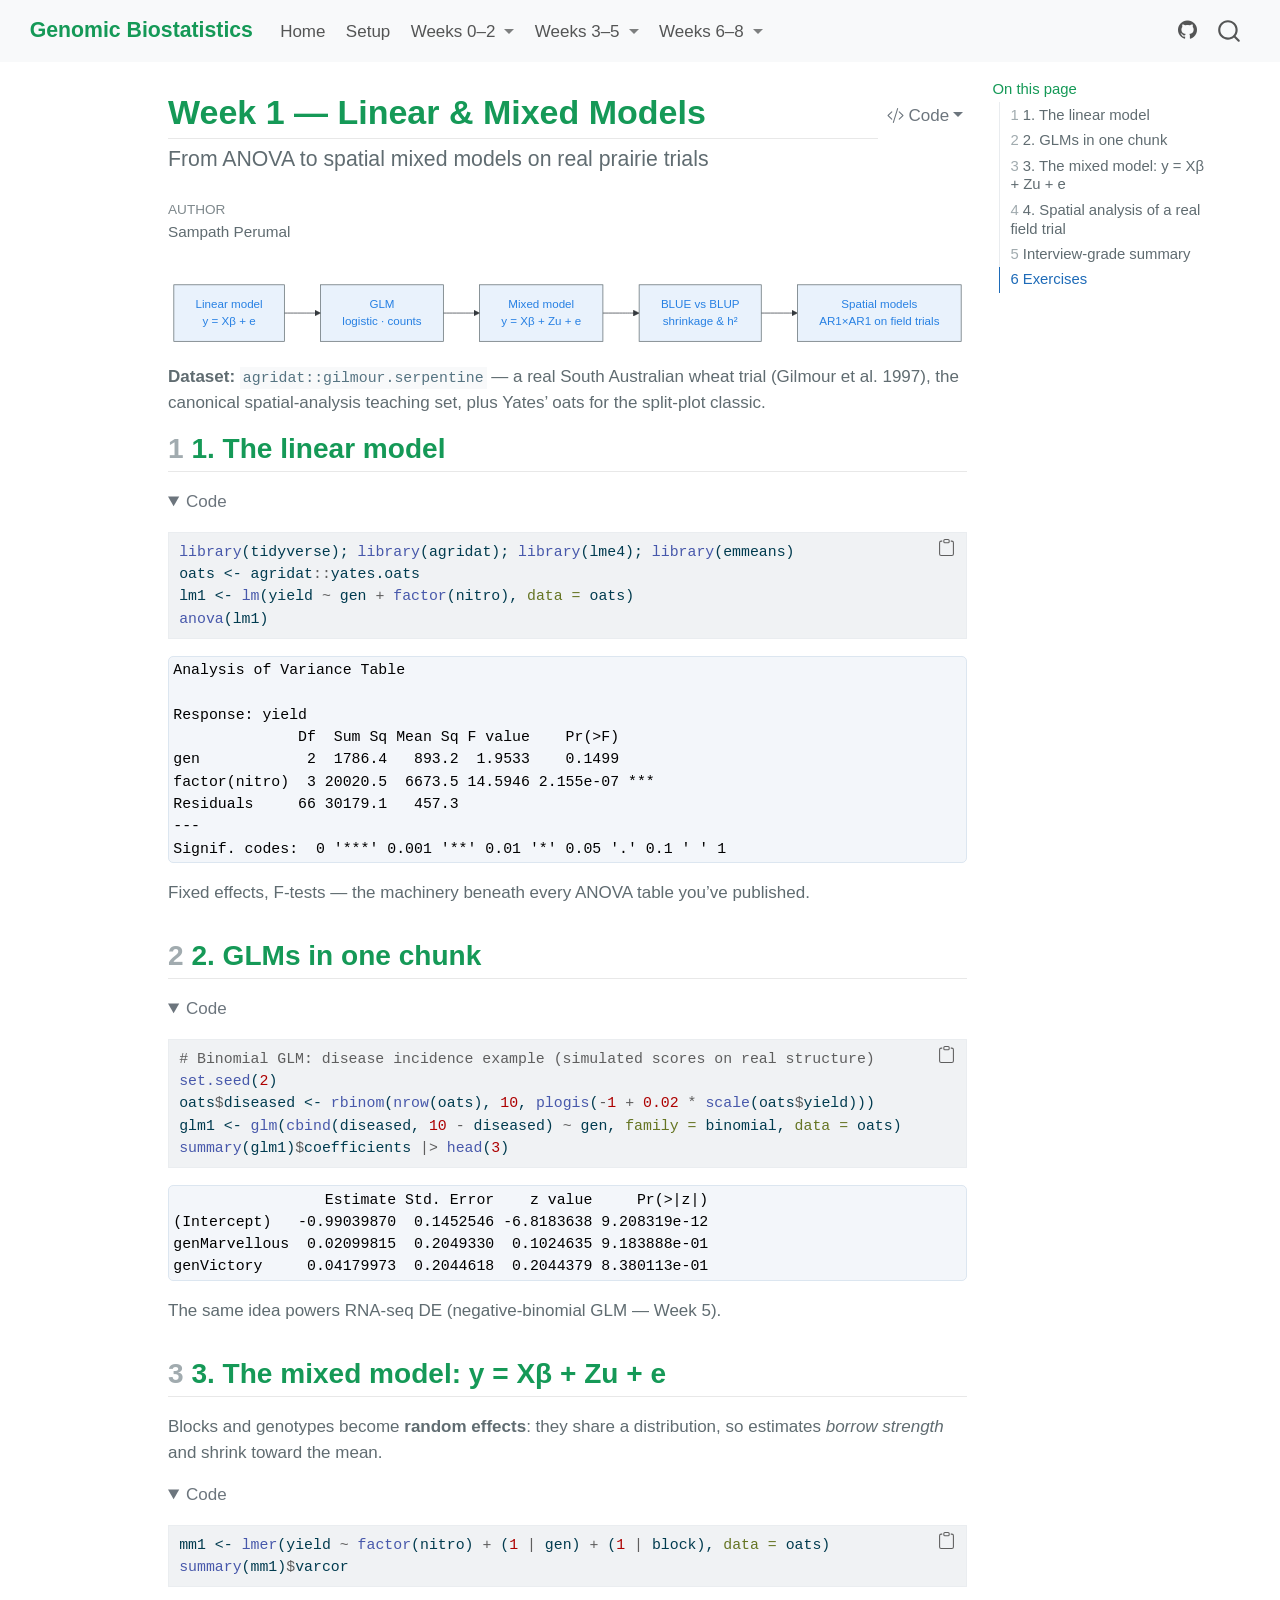
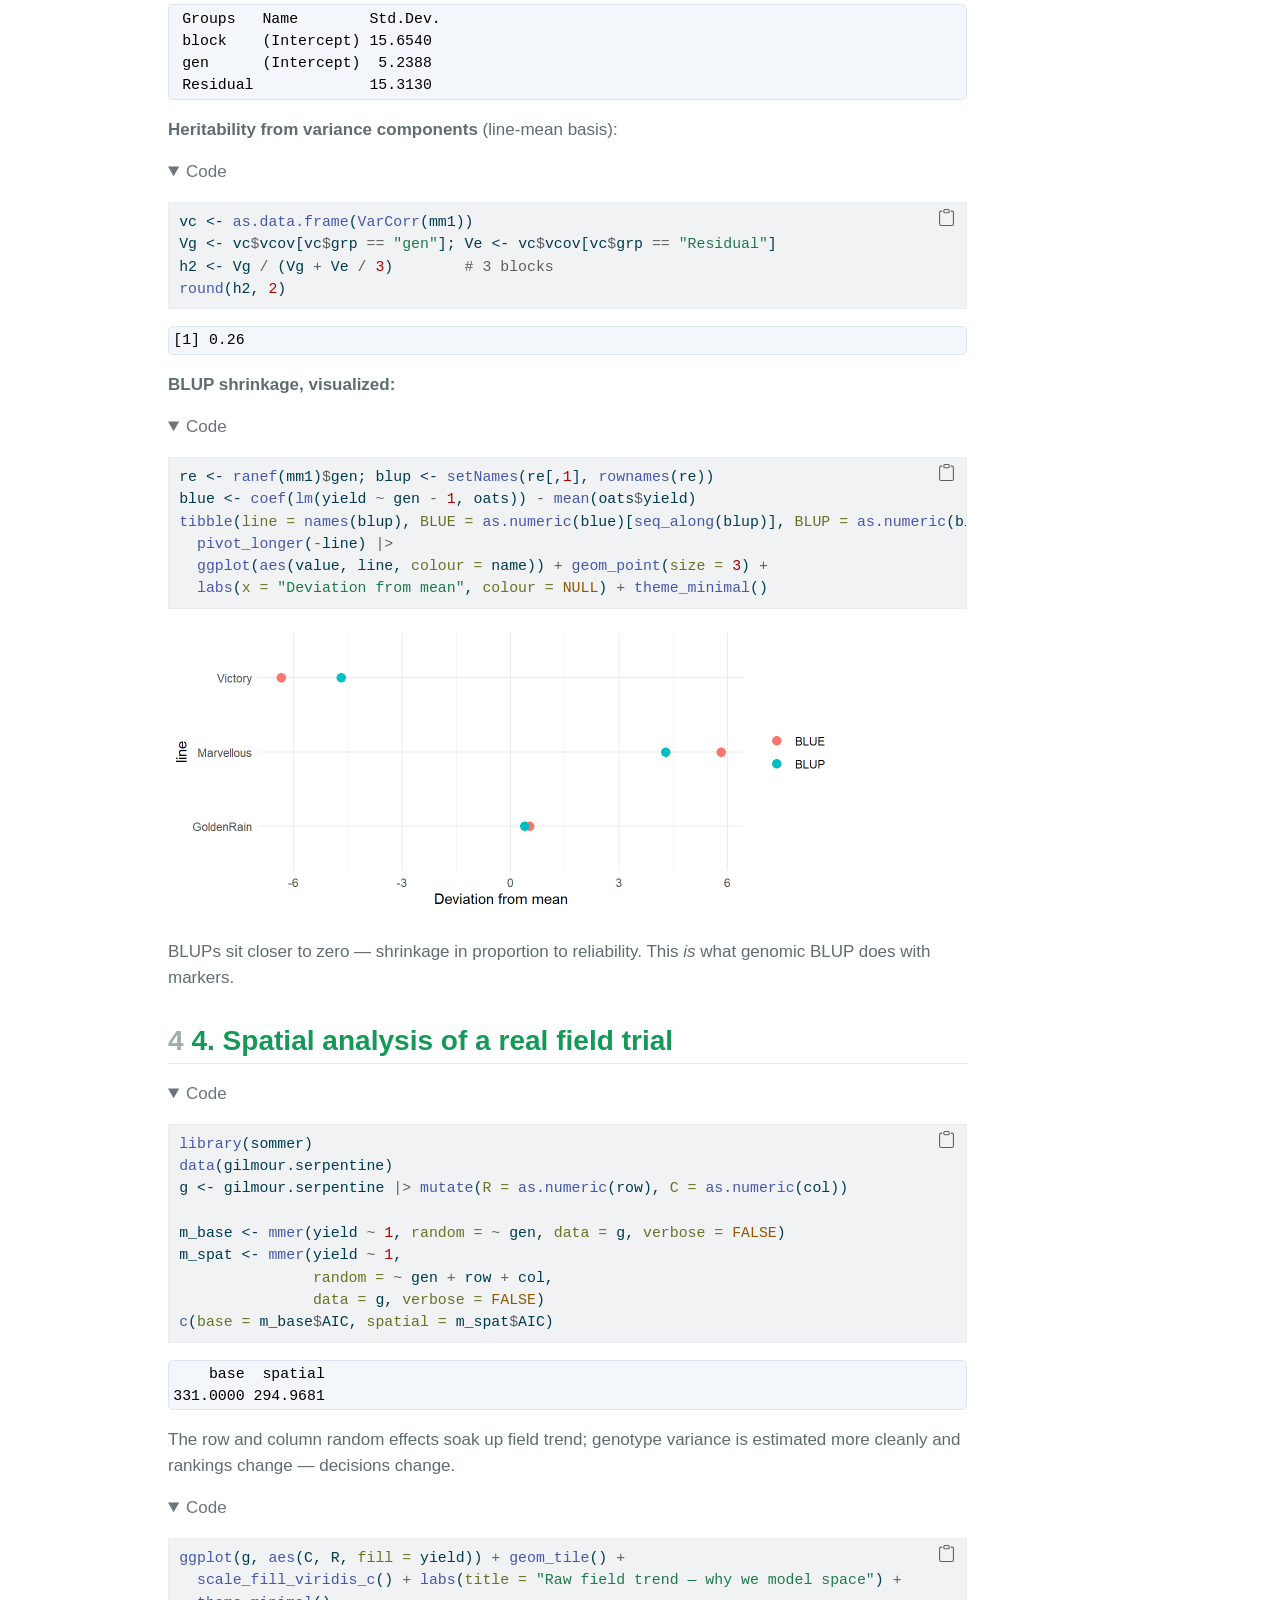
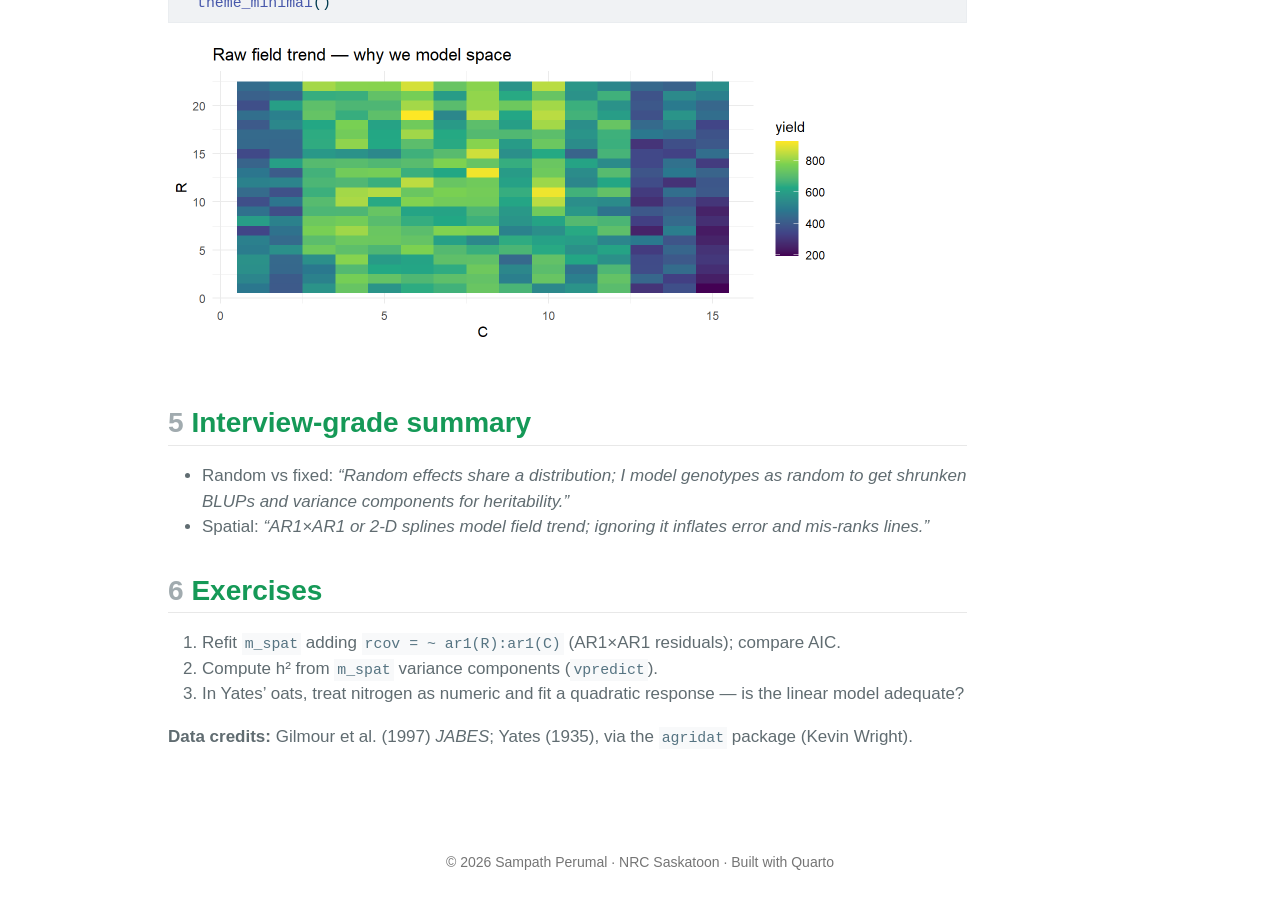
<file: weeks/week1-mixed-models.html>
<!DOCTYPE html>
<html xmlns="http://www.w3.org/1999/xhtml" lang="en" xml:lang="en"><head>

<meta charset="utf-8">
<meta name="generator" content="quarto-1.7.32">

<meta name="viewport" content="width=device-width, initial-scale=1.0, user-scalable=yes">

<meta name="author" content="Sampath Perumal">

<title>Week 1 — Linear &amp; Mixed Models – Genomic Biostatistics</title>
<style>
code{white-space: pre-wrap;}
span.smallcaps{font-variant: small-caps;}
div.columns{display: flex; gap: min(4vw, 1.5em);}
div.column{flex: auto; overflow-x: auto;}
div.hanging-indent{margin-left: 1.5em; text-indent: -1.5em;}
ul.task-list{list-style: none;}
ul.task-list li input[type="checkbox"] {
  width: 0.8em;
  margin: 0 0.8em 0.2em -1em; /* quarto-specific, see https://github.com/quarto-dev/quarto-cli/issues/4556 */ 
  vertical-align: middle;
}
/* CSS for syntax highlighting */
html { -webkit-text-size-adjust: 100%; }
pre > code.sourceCode { white-space: pre; position: relative; }
pre > code.sourceCode > span { display: inline-block; line-height: 1.25; }
pre > code.sourceCode > span:empty { height: 1.2em; }
.sourceCode { overflow: visible; }
code.sourceCode > span { color: inherit; text-decoration: inherit; }
div.sourceCode { margin: 1em 0; }
pre.sourceCode { margin: 0; }
@media screen {
div.sourceCode { overflow: auto; }
}
@media print {
pre > code.sourceCode { white-space: pre-wrap; }
pre > code.sourceCode > span { text-indent: -5em; padding-left: 5em; }
}
pre.numberSource code
  { counter-reset: source-line 0; }
pre.numberSource code > span
  { position: relative; left: -4em; counter-increment: source-line; }
pre.numberSource code > span > a:first-child::before
  { content: counter(source-line);
    position: relative; left: -1em; text-align: right; vertical-align: baseline;
    border: none; display: inline-block;
    -webkit-touch-callout: none; -webkit-user-select: none;
    -khtml-user-select: none; -moz-user-select: none;
    -ms-user-select: none; user-select: none;
    padding: 0 4px; width: 4em;
  }
pre.numberSource { margin-left: 3em;  padding-left: 4px; }
div.sourceCode
  {   }
@media screen {
pre > code.sourceCode > span > a:first-child::before { text-decoration: underline; }
}
</style>


<script src="../site_libs/quarto-nav/quarto-nav.js"></script>
<script src="../site_libs/quarto-nav/headroom.min.js"></script>
<script src="../site_libs/clipboard/clipboard.min.js"></script>
<script src="../site_libs/quarto-search/autocomplete.umd.js"></script>
<script src="../site_libs/quarto-search/fuse.min.js"></script>
<script src="../site_libs/quarto-search/quarto-search.js"></script>
<meta name="quarto:offset" content="../">
<script src="../site_libs/quarto-html/quarto.js" type="module"></script>
<script src="../site_libs/quarto-html/tabsets/tabsets.js" type="module"></script>
<script src="../site_libs/quarto-html/popper.min.js"></script>
<script src="../site_libs/quarto-html/tippy.umd.min.js"></script>
<script src="../site_libs/quarto-html/anchor.min.js"></script>
<link href="../site_libs/quarto-html/tippy.css" rel="stylesheet">
<link href="../site_libs/quarto-html/quarto-syntax-highlighting-37eea08aefeeee20ff55810ff984fec1.css" rel="stylesheet" id="quarto-text-highlighting-styles">
<script src="../site_libs/bootstrap/bootstrap.min.js"></script>
<link href="../site_libs/bootstrap/bootstrap-icons.css" rel="stylesheet">
<link href="../site_libs/bootstrap/bootstrap-1db537fb3bcd8f11fad3b5bfa09a4cac.min.css" rel="stylesheet" append-hash="true" id="quarto-bootstrap" data-mode="light">
<script id="quarto-search-options" type="application/json">{
  "location": "navbar",
  "copy-button": false,
  "collapse-after": 3,
  "panel-placement": "end",
  "type": "overlay",
  "limit": 50,
  "keyboard-shortcut": [
    "f",
    "/",
    "s"
  ],
  "show-item-context": false,
  "language": {
    "search-no-results-text": "No results",
    "search-matching-documents-text": "matching documents",
    "search-copy-link-title": "Copy link to search",
    "search-hide-matches-text": "Hide additional matches",
    "search-more-match-text": "more match in this document",
    "search-more-matches-text": "more matches in this document",
    "search-clear-button-title": "Clear",
    "search-text-placeholder": "",
    "search-detached-cancel-button-title": "Cancel",
    "search-submit-button-title": "Submit",
    "search-label": "Search"
  }
}</script>
<script src="../site_libs/quarto-diagram/mermaid.min.js"></script>
<script src="../site_libs/quarto-diagram/mermaid-init.js"></script>
<link href="../site_libs/quarto-diagram/mermaid.css" rel="stylesheet">


</head>

<body class="nav-fixed quarto-light">

<div id="quarto-search-results"></div>
  <header id="quarto-header" class="headroom fixed-top">
    <nav class="navbar navbar-expand-lg " data-bs-theme="dark">
      <div class="navbar-container container-fluid">
      <div class="navbar-brand-container mx-auto">
    <a class="navbar-brand" href="../index.html">
    <span class="navbar-title">Genomic Biostatistics</span>
    </a>
  </div>
            <div id="quarto-search" class="" title="Search"></div>
          <button class="navbar-toggler" type="button" data-bs-toggle="collapse" data-bs-target="#navbarCollapse" aria-controls="navbarCollapse" role="menu" aria-expanded="false" aria-label="Toggle navigation" onclick="if (window.quartoToggleHeadroom) { window.quartoToggleHeadroom(); }">
  <span class="navbar-toggler-icon"></span>
</button>
          <div class="collapse navbar-collapse" id="navbarCollapse">
            <ul class="navbar-nav navbar-nav-scroll me-auto">
  <li class="nav-item">
    <a class="nav-link" href="../index.html"> 
<span class="menu-text">Home</span></a>
  </li>  
  <li class="nav-item">
    <a class="nav-link" href="../setup.html"> 
<span class="menu-text">Setup</span></a>
  </li>  
  <li class="nav-item dropdown ">
    <a class="nav-link dropdown-toggle" href="#" id="nav-menu-weeks-0–2" role="link" data-bs-toggle="dropdown" aria-expanded="false">
 <span class="menu-text">Weeks 0–2</span>
    </a>
    <ul class="dropdown-menu" aria-labelledby="nav-menu-weeks-0–2">    
        <li>
    <a class="dropdown-item" href="../weeks/week0a-biostats-primer.html">
 <span class="dropdown-text">Week 0a — Biostatistics Primer</span></a>
  </li>  
        <li>
    <a class="dropdown-item" href="../weeks/week0b-r-essentials.html">
 <span class="dropdown-text">Week 0b — R Essentials</span></a>
  </li>  
        <li>
    <a class="dropdown-item" href="../weeks/week0c-other-languages.html">
 <span class="dropdown-text">Week 0c — Python, Bash, and SQL</span></a>
  </li>  
        <li>
    <a class="dropdown-item" href="../weeks/week1-mixed-models.html">
 <span class="dropdown-text">Week 1 — Linear &amp; Mixed Models</span></a>
  </li>  
        <li>
    <a class="dropdown-item" href="../weeks/week2-multivariate.html">
 <span class="dropdown-text">Week 2 — Multivariate Statistics &amp; Dimension Reduction</span></a>
  </li>  
    </ul>
  </li>
  <li class="nav-item dropdown ">
    <a class="nav-link dropdown-toggle" href="#" id="nav-menu-weeks-3–5" role="link" data-bs-toggle="dropdown" aria-expanded="false">
 <span class="menu-text">Weeks 3–5</span>
    </a>
    <ul class="dropdown-menu" aria-labelledby="nav-menu-weeks-3–5">    
        <li>
    <a class="dropdown-item" href="../weeks/week3-bayesian.html">
 <span class="dropdown-text">Week 3 — Bayesian Inference &amp; Genomic Prediction</span></a>
  </li>  
        <li>
    <a class="dropdown-item" href="../weeks/week4-machine-learning.html">
 <span class="dropdown-text">Week 4 — Machine Learning for Genomic Prediction</span></a>
  </li>  
        <li>
    <a class="dropdown-item" href="../weeks/week5-multiomics.html">
 <span class="dropdown-text">Week 5 — RNA-seq &amp; Multi-Omics Integration</span></a>
  </li>  
    </ul>
  </li>
  <li class="nav-item dropdown ">
    <a class="nav-link dropdown-toggle" href="#" id="nav-menu-weeks-6–8" role="link" data-bs-toggle="dropdown" aria-expanded="false">
 <span class="menu-text">Weeks 6–8</span>
    </a>
    <ul class="dropdown-menu" aria-labelledby="nav-menu-weeks-6–8">    
        <li>
    <a class="dropdown-item" href="../weeks/week6-shiny-apps.html">
 <span class="dropdown-text">Week 6 — Interactive Web Applications with Shiny</span></a>
  </li>  
        <li>
    <a class="dropdown-item" href="../weeks/week7-databases-apis.html">
 <span class="dropdown-text">Week 7 — Databases &amp; APIs for Breeding Data</span></a>
  </li>  
        <li>
    <a class="dropdown-item" href="../weeks/week8-hpc-pipelines.html">
 <span class="dropdown-text">Week 8 — HPC &amp; Reproducible Pipelines</span></a>
  </li>  
    </ul>
  </li>
</ul>
            <ul class="navbar-nav navbar-nav-scroll ms-auto">
  <li class="nav-item compact">
    <a class="nav-link" href="https://github.com/sampathperumal/genomic-biostats-course"> <i class="bi bi-github" role="img">
</i> 
<span class="menu-text"></span></a>
  </li>  
</ul>
          </div> <!-- /navcollapse -->
            <div class="quarto-navbar-tools">
</div>
      </div> <!-- /container-fluid -->
    </nav>
</header>
<!-- content -->
<div id="quarto-content" class="quarto-container page-columns page-rows-contents page-layout-article page-navbar">
<!-- sidebar -->
<!-- margin-sidebar -->
    <div id="quarto-margin-sidebar" class="sidebar margin-sidebar">
        <nav id="TOC" role="doc-toc" class="toc-active">
    <h2 id="toc-title">On this page</h2>
   
  <ul>
  <li><a href="#the-linear-model" id="toc-the-linear-model" class="nav-link active" data-scroll-target="#the-linear-model"><span class="header-section-number">1</span> 1. The linear model</a></li>
  <li><a href="#glms-in-one-chunk" id="toc-glms-in-one-chunk" class="nav-link" data-scroll-target="#glms-in-one-chunk"><span class="header-section-number">2</span> 2. GLMs in one chunk</a></li>
  <li><a href="#the-mixed-model-y-xβ-zu-e" id="toc-the-mixed-model-y-xβ-zu-e" class="nav-link" data-scroll-target="#the-mixed-model-y-xβ-zu-e"><span class="header-section-number">3</span> 3. The mixed model: y = Xβ + Zu + e</a></li>
  <li><a href="#spatial-analysis-of-a-real-field-trial" id="toc-spatial-analysis-of-a-real-field-trial" class="nav-link" data-scroll-target="#spatial-analysis-of-a-real-field-trial"><span class="header-section-number">4</span> 4. Spatial analysis of a real field trial</a></li>
  <li><a href="#interview-grade-summary" id="toc-interview-grade-summary" class="nav-link" data-scroll-target="#interview-grade-summary"><span class="header-section-number">5</span> Interview-grade summary</a></li>
  <li><a href="#exercises" id="toc-exercises" class="nav-link" data-scroll-target="#exercises"><span class="header-section-number">6</span> Exercises</a></li>
  </ul>
</nav>
    </div>
<!-- main -->
<main class="content" id="quarto-document-content">

<header id="title-block-header" class="quarto-title-block default">
<div class="quarto-title">
<div class="quarto-title-block"><div><h1 class="title">Week 1 — Linear &amp; Mixed Models</h1><button type="button" class="btn code-tools-button dropdown-toggle" id="quarto-code-tools-menu" data-bs-toggle="dropdown" aria-expanded="false"><i class="bi"></i> Code</button><ul class="dropdown-menu dropdown-menu-end" aria-labelelledby="quarto-code-tools-menu"><li><a id="quarto-show-all-code" class="dropdown-item" href="javascript:void(0)" role="button">Show All Code</a></li><li><a id="quarto-hide-all-code" class="dropdown-item" href="javascript:void(0)" role="button">Hide All Code</a></li><li><hr class="dropdown-divider"></li><li><a id="quarto-view-source" class="dropdown-item" href="javascript:void(0)" role="button">View Source</a></li></ul></div></div>
<p class="subtitle lead">From ANOVA to spatial mixed models on real prairie trials</p>
</div>



<div class="quarto-title-meta">

    <div>
    <div class="quarto-title-meta-heading">Author</div>
    <div class="quarto-title-meta-contents">
             <p>Sampath Perumal </p>
          </div>
  </div>
    
  
    
  </div>
  


</header>


<div class="cell" data-layout-align="default">
<div class="cell-output-display">
<div>
<p></p><figure class="figure"><p></p>
<div>
<pre class="mermaid mermaid-js">flowchart LR
    A[Linear model&lt;br/&gt;y = Xβ + e] --&gt; B[GLM&lt;br/&gt;logistic · counts]
    B --&gt; C[Mixed model&lt;br/&gt;y = Xβ + Zu + e]
    C --&gt; D[BLUE vs BLUP&lt;br/&gt;shrinkage &amp; h²]
    D --&gt; E[Spatial models&lt;br/&gt;AR1×AR1 on field trials]
</pre>
</div>
<p></p></figure><p></p>
</div>
</div>
</div>
<p><strong>Dataset:</strong> <code>agridat::gilmour.serpentine</code> — a real South Australian wheat trial (Gilmour et al.&nbsp;1997), the canonical spatial-analysis teaching set, plus Yates’ oats for the split-plot classic.</p>
<section id="the-linear-model" class="level2" data-number="1">
<h2 data-number="1" class="anchored" data-anchor-id="the-linear-model"><span class="header-section-number">1</span> 1. The linear model</h2>
<div class="cell">
<details open="" class="code-fold">
<summary>Code</summary>
<div class="sourceCode cell-code" id="cb1"><pre class="sourceCode r code-with-copy"><code class="sourceCode r"><span id="cb1-1"><a href="#cb1-1" aria-hidden="true" tabindex="-1"></a><span class="fu">library</span>(tidyverse); <span class="fu">library</span>(agridat); <span class="fu">library</span>(lme4); <span class="fu">library</span>(emmeans)</span>
<span id="cb1-2"><a href="#cb1-2" aria-hidden="true" tabindex="-1"></a>oats <span class="ot">&lt;-</span> agridat<span class="sc">::</span>yates.oats</span>
<span id="cb1-3"><a href="#cb1-3" aria-hidden="true" tabindex="-1"></a>lm1 <span class="ot">&lt;-</span> <span class="fu">lm</span>(yield <span class="sc">~</span> gen <span class="sc">+</span> <span class="fu">factor</span>(nitro), <span class="at">data =</span> oats)</span>
<span id="cb1-4"><a href="#cb1-4" aria-hidden="true" tabindex="-1"></a><span class="fu">anova</span>(lm1)</span></code><button title="Copy to Clipboard" class="code-copy-button"><i class="bi"></i></button></pre></div>
</details>
<div class="cell-output cell-output-stdout">
<pre><code>Analysis of Variance Table

Response: yield
              Df  Sum Sq Mean Sq F value    Pr(&gt;F)    
gen            2  1786.4   893.2  1.9533    0.1499    
factor(nitro)  3 20020.5  6673.5 14.5946 2.155e-07 ***
Residuals     66 30179.1   457.3                      
---
Signif. codes:  0 '***' 0.001 '**' 0.01 '*' 0.05 '.' 0.1 ' ' 1</code></pre>
</div>
</div>
<p>Fixed effects, F-tests — the machinery beneath every ANOVA table you’ve published.</p>
</section>
<section id="glms-in-one-chunk" class="level2" data-number="2">
<h2 data-number="2" class="anchored" data-anchor-id="glms-in-one-chunk"><span class="header-section-number">2</span> 2. GLMs in one chunk</h2>
<div class="cell">
<details open="" class="code-fold">
<summary>Code</summary>
<div class="sourceCode cell-code" id="cb3"><pre class="sourceCode r code-with-copy"><code class="sourceCode r"><span id="cb3-1"><a href="#cb3-1" aria-hidden="true" tabindex="-1"></a><span class="co"># Binomial GLM: disease incidence example (simulated scores on real structure)</span></span>
<span id="cb3-2"><a href="#cb3-2" aria-hidden="true" tabindex="-1"></a><span class="fu">set.seed</span>(<span class="dv">2</span>)</span>
<span id="cb3-3"><a href="#cb3-3" aria-hidden="true" tabindex="-1"></a>oats<span class="sc">$</span>diseased <span class="ot">&lt;-</span> <span class="fu">rbinom</span>(<span class="fu">nrow</span>(oats), <span class="dv">10</span>, <span class="fu">plogis</span>(<span class="sc">-</span><span class="dv">1</span> <span class="sc">+</span> <span class="fl">0.02</span> <span class="sc">*</span> <span class="fu">scale</span>(oats<span class="sc">$</span>yield)))</span>
<span id="cb3-4"><a href="#cb3-4" aria-hidden="true" tabindex="-1"></a>glm1 <span class="ot">&lt;-</span> <span class="fu">glm</span>(<span class="fu">cbind</span>(diseased, <span class="dv">10</span> <span class="sc">-</span> diseased) <span class="sc">~</span> gen, <span class="at">family =</span> binomial, <span class="at">data =</span> oats)</span>
<span id="cb3-5"><a href="#cb3-5" aria-hidden="true" tabindex="-1"></a><span class="fu">summary</span>(glm1)<span class="sc">$</span>coefficients <span class="sc">|&gt;</span> <span class="fu">head</span>(<span class="dv">3</span>)</span></code><button title="Copy to Clipboard" class="code-copy-button"><i class="bi"></i></button></pre></div>
</details>
<div class="cell-output cell-output-stdout">
<pre><code>                 Estimate Std. Error    z value     Pr(&gt;|z|)
(Intercept)   -0.99039870  0.1452546 -6.8183638 9.208319e-12
genMarvellous  0.02099815  0.2049330  0.1024635 9.183888e-01
genVictory     0.04179973  0.2044618  0.2044379 8.380113e-01</code></pre>
</div>
</div>
<p>The same idea powers RNA-seq DE (negative-binomial GLM — Week 5).</p>
</section>
<section id="the-mixed-model-y-xβ-zu-e" class="level2" data-number="3">
<h2 data-number="3" class="anchored" data-anchor-id="the-mixed-model-y-xβ-zu-e"><span class="header-section-number">3</span> 3. The mixed model: y = Xβ + Zu + e</h2>
<p>Blocks and genotypes become <strong>random effects</strong>: they share a distribution, so estimates <em>borrow strength</em> and shrink toward the mean.</p>
<div class="cell">
<details open="" class="code-fold">
<summary>Code</summary>
<div class="sourceCode cell-code" id="cb5"><pre class="sourceCode r code-with-copy"><code class="sourceCode r"><span id="cb5-1"><a href="#cb5-1" aria-hidden="true" tabindex="-1"></a>mm1 <span class="ot">&lt;-</span> <span class="fu">lmer</span>(yield <span class="sc">~</span> <span class="fu">factor</span>(nitro) <span class="sc">+</span> (<span class="dv">1</span> <span class="sc">|</span> gen) <span class="sc">+</span> (<span class="dv">1</span> <span class="sc">|</span> block), <span class="at">data =</span> oats)</span>
<span id="cb5-2"><a href="#cb5-2" aria-hidden="true" tabindex="-1"></a><span class="fu">summary</span>(mm1)<span class="sc">$</span>varcor</span></code><button title="Copy to Clipboard" class="code-copy-button"><i class="bi"></i></button></pre></div>
</details>
<div class="cell-output cell-output-stdout">
<pre><code> Groups   Name        Std.Dev.
 block    (Intercept) 15.6540 
 gen      (Intercept)  5.2388 
 Residual             15.3130 </code></pre>
</div>
</div>
<p><strong>Heritability from variance components</strong> (line-mean basis):</p>
<div class="cell">
<details open="" class="code-fold">
<summary>Code</summary>
<div class="sourceCode cell-code" id="cb7"><pre class="sourceCode r code-with-copy"><code class="sourceCode r"><span id="cb7-1"><a href="#cb7-1" aria-hidden="true" tabindex="-1"></a>vc <span class="ot">&lt;-</span> <span class="fu">as.data.frame</span>(<span class="fu">VarCorr</span>(mm1))</span>
<span id="cb7-2"><a href="#cb7-2" aria-hidden="true" tabindex="-1"></a>Vg <span class="ot">&lt;-</span> vc<span class="sc">$</span>vcov[vc<span class="sc">$</span>grp <span class="sc">==</span> <span class="st">"gen"</span>]; Ve <span class="ot">&lt;-</span> vc<span class="sc">$</span>vcov[vc<span class="sc">$</span>grp <span class="sc">==</span> <span class="st">"Residual"</span>]</span>
<span id="cb7-3"><a href="#cb7-3" aria-hidden="true" tabindex="-1"></a>h2 <span class="ot">&lt;-</span> Vg <span class="sc">/</span> (Vg <span class="sc">+</span> Ve <span class="sc">/</span> <span class="dv">3</span>)        <span class="co"># 3 blocks</span></span>
<span id="cb7-4"><a href="#cb7-4" aria-hidden="true" tabindex="-1"></a><span class="fu">round</span>(h2, <span class="dv">2</span>)</span></code><button title="Copy to Clipboard" class="code-copy-button"><i class="bi"></i></button></pre></div>
</details>
<div class="cell-output cell-output-stdout">
<pre><code>[1] 0.26</code></pre>
</div>
</div>
<p><strong>BLUP shrinkage, visualized:</strong></p>
<div class="cell">
<details open="" class="code-fold">
<summary>Code</summary>
<div class="sourceCode cell-code" id="cb9"><pre class="sourceCode r code-with-copy"><code class="sourceCode r"><span id="cb9-1"><a href="#cb9-1" aria-hidden="true" tabindex="-1"></a>re <span class="ot">&lt;-</span> <span class="fu">ranef</span>(mm1)<span class="sc">$</span>gen; blup <span class="ot">&lt;-</span> <span class="fu">setNames</span>(re[,<span class="dv">1</span>], <span class="fu">rownames</span>(re))</span>
<span id="cb9-2"><a href="#cb9-2" aria-hidden="true" tabindex="-1"></a>blue <span class="ot">&lt;-</span> <span class="fu">coef</span>(<span class="fu">lm</span>(yield <span class="sc">~</span> gen <span class="sc">-</span> <span class="dv">1</span>, oats)) <span class="sc">-</span> <span class="fu">mean</span>(oats<span class="sc">$</span>yield)</span>
<span id="cb9-3"><a href="#cb9-3" aria-hidden="true" tabindex="-1"></a><span class="fu">tibble</span>(<span class="at">line =</span> <span class="fu">names</span>(blup), <span class="at">BLUE =</span> <span class="fu">as.numeric</span>(blue)[<span class="fu">seq_along</span>(blup)], <span class="at">BLUP =</span> <span class="fu">as.numeric</span>(blup)) <span class="sc">|&gt;</span></span>
<span id="cb9-4"><a href="#cb9-4" aria-hidden="true" tabindex="-1"></a>  <span class="fu">pivot_longer</span>(<span class="sc">-</span>line) <span class="sc">|&gt;</span></span>
<span id="cb9-5"><a href="#cb9-5" aria-hidden="true" tabindex="-1"></a>  <span class="fu">ggplot</span>(<span class="fu">aes</span>(value, line, <span class="at">colour =</span> name)) <span class="sc">+</span> <span class="fu">geom_point</span>(<span class="at">size =</span> <span class="dv">3</span>) <span class="sc">+</span></span>
<span id="cb9-6"><a href="#cb9-6" aria-hidden="true" tabindex="-1"></a>  <span class="fu">labs</span>(<span class="at">x =</span> <span class="st">"Deviation from mean"</span>, <span class="at">colour =</span> <span class="cn">NULL</span>) <span class="sc">+</span> <span class="fu">theme_minimal</span>()</span></code><button title="Copy to Clipboard" class="code-copy-button"><i class="bi"></i></button></pre></div>
</details>
<div class="cell-output-display">
<div>
<figure class="figure">
<p><img src="week1-mixed-models_files/figure-html/unnamed-chunk-6-1.png" class="img-fluid figure-img" width="672"></p>
</figure>
</div>
</div>
</div>
<p>BLUPs sit closer to zero — shrinkage in proportion to reliability. This <em>is</em> what genomic BLUP does with markers.</p>
</section>
<section id="spatial-analysis-of-a-real-field-trial" class="level2" data-number="4">
<h2 data-number="4" class="anchored" data-anchor-id="spatial-analysis-of-a-real-field-trial"><span class="header-section-number">4</span> 4. Spatial analysis of a real field trial</h2>
<div class="cell">
<details open="" class="code-fold">
<summary>Code</summary>
<div class="sourceCode cell-code" id="cb10"><pre class="sourceCode r code-with-copy"><code class="sourceCode r"><span id="cb10-1"><a href="#cb10-1" aria-hidden="true" tabindex="-1"></a><span class="fu">library</span>(sommer)</span>
<span id="cb10-2"><a href="#cb10-2" aria-hidden="true" tabindex="-1"></a><span class="fu">data</span>(gilmour.serpentine)</span>
<span id="cb10-3"><a href="#cb10-3" aria-hidden="true" tabindex="-1"></a>g <span class="ot">&lt;-</span> gilmour.serpentine <span class="sc">|&gt;</span> <span class="fu">mutate</span>(<span class="at">R =</span> <span class="fu">as.numeric</span>(row), <span class="at">C =</span> <span class="fu">as.numeric</span>(col))</span>
<span id="cb10-4"><a href="#cb10-4" aria-hidden="true" tabindex="-1"></a></span>
<span id="cb10-5"><a href="#cb10-5" aria-hidden="true" tabindex="-1"></a>m_base <span class="ot">&lt;-</span> <span class="fu">mmer</span>(yield <span class="sc">~</span> <span class="dv">1</span>, <span class="at">random =</span> <span class="sc">~</span> gen, <span class="at">data =</span> g, <span class="at">verbose =</span> <span class="cn">FALSE</span>)</span>
<span id="cb10-6"><a href="#cb10-6" aria-hidden="true" tabindex="-1"></a>m_spat <span class="ot">&lt;-</span> <span class="fu">mmer</span>(yield <span class="sc">~</span> <span class="dv">1</span>,</span>
<span id="cb10-7"><a href="#cb10-7" aria-hidden="true" tabindex="-1"></a>               <span class="at">random =</span> <span class="sc">~</span> gen <span class="sc">+</span> row <span class="sc">+</span> col,</span>
<span id="cb10-8"><a href="#cb10-8" aria-hidden="true" tabindex="-1"></a>               <span class="at">data =</span> g, <span class="at">verbose =</span> <span class="cn">FALSE</span>)</span>
<span id="cb10-9"><a href="#cb10-9" aria-hidden="true" tabindex="-1"></a><span class="fu">c</span>(<span class="at">base =</span> m_base<span class="sc">$</span>AIC, <span class="at">spatial =</span> m_spat<span class="sc">$</span>AIC)</span></code><button title="Copy to Clipboard" class="code-copy-button"><i class="bi"></i></button></pre></div>
</details>
<div class="cell-output cell-output-stdout">
<pre><code>    base  spatial 
331.0000 294.9681 </code></pre>
</div>
</div>
<p>The row and column random effects soak up field trend; genotype variance is estimated more cleanly and rankings change — decisions change.</p>
<div class="cell">
<details open="" class="code-fold">
<summary>Code</summary>
<div class="sourceCode cell-code" id="cb12"><pre class="sourceCode r code-with-copy"><code class="sourceCode r"><span id="cb12-1"><a href="#cb12-1" aria-hidden="true" tabindex="-1"></a><span class="fu">ggplot</span>(g, <span class="fu">aes</span>(C, R, <span class="at">fill =</span> yield)) <span class="sc">+</span> <span class="fu">geom_tile</span>() <span class="sc">+</span></span>
<span id="cb12-2"><a href="#cb12-2" aria-hidden="true" tabindex="-1"></a>  <span class="fu">scale_fill_viridis_c</span>() <span class="sc">+</span> <span class="fu">labs</span>(<span class="at">title =</span> <span class="st">"Raw field trend — why we model space"</span>) <span class="sc">+</span></span>
<span id="cb12-3"><a href="#cb12-3" aria-hidden="true" tabindex="-1"></a>  <span class="fu">theme_minimal</span>()</span></code><button title="Copy to Clipboard" class="code-copy-button"><i class="bi"></i></button></pre></div>
</details>
<div class="cell-output-display">
<div>
<figure class="figure">
<p><img src="week1-mixed-models_files/figure-html/unnamed-chunk-8-1.png" class="img-fluid figure-img" width="672"></p>
</figure>
</div>
</div>
</div>
</section>
<section id="interview-grade-summary" class="level2" data-number="5">
<h2 data-number="5" class="anchored" data-anchor-id="interview-grade-summary"><span class="header-section-number">5</span> Interview-grade summary</h2>
<ul>
<li>Random vs fixed: <em>“Random effects share a distribution; I model genotypes as random to get shrunken BLUPs and variance components for heritability.”</em></li>
<li>Spatial: <em>“AR1×AR1 or 2-D splines model field trend; ignoring it inflates error and mis-ranks lines.”</em></li>
</ul>
</section>
<section id="exercises" class="level2" data-number="6">
<h2 data-number="6" class="anchored" data-anchor-id="exercises"><span class="header-section-number">6</span> Exercises</h2>
<ol type="1">
<li>Refit <code>m_spat</code> adding <code>rcov = ~ ar1(R):ar1(C)</code> (AR1×AR1 residuals); compare AIC.</li>
<li>Compute h² from <code>m_spat</code> variance components (<code>vpredict</code>).</li>
<li>In Yates’ oats, treat nitrogen as numeric and fit a quadratic response — is the linear model adequate?</li>
</ol>
<p><strong>Data credits:</strong> Gilmour et al.&nbsp;(1997) <em>JABES</em>; Yates (1935), via the <code>agridat</code> package (Kevin Wright).</p>


<!-- -->

</section>

</main> <!-- /main -->
<script id="quarto-html-after-body" type="application/javascript">
  window.document.addEventListener("DOMContentLoaded", function (event) {
    const icon = "";
    const anchorJS = new window.AnchorJS();
    anchorJS.options = {
      placement: 'right',
      icon: icon
    };
    anchorJS.add('.anchored');
    const isCodeAnnotation = (el) => {
      for (const clz of el.classList) {
        if (clz.startsWith('code-annotation-')) {                     
          return true;
        }
      }
      return false;
    }
    const onCopySuccess = function(e) {
      // button target
      const button = e.trigger;
      // don't keep focus
      button.blur();
      // flash "checked"
      button.classList.add('code-copy-button-checked');
      var currentTitle = button.getAttribute("title");
      button.setAttribute("title", "Copied!");
      let tooltip;
      if (window.bootstrap) {
        button.setAttribute("data-bs-toggle", "tooltip");
        button.setAttribute("data-bs-placement", "left");
        button.setAttribute("data-bs-title", "Copied!");
        tooltip = new bootstrap.Tooltip(button, 
          { trigger: "manual", 
            customClass: "code-copy-button-tooltip",
            offset: [0, -8]});
        tooltip.show();    
      }
      setTimeout(function() {
        if (tooltip) {
          tooltip.hide();
          button.removeAttribute("data-bs-title");
          button.removeAttribute("data-bs-toggle");
          button.removeAttribute("data-bs-placement");
        }
        button.setAttribute("title", currentTitle);
        button.classList.remove('code-copy-button-checked');
      }, 1000);
      // clear code selection
      e.clearSelection();
    }
    const getTextToCopy = function(trigger) {
        const codeEl = trigger.previousElementSibling.cloneNode(true);
        for (const childEl of codeEl.children) {
          if (isCodeAnnotation(childEl)) {
            childEl.remove();
          }
        }
        return codeEl.innerText;
    }
    const clipboard = new window.ClipboardJS('.code-copy-button:not([data-in-quarto-modal])', {
      text: getTextToCopy
    });
    clipboard.on('success', onCopySuccess);
    if (window.document.getElementById('quarto-embedded-source-code-modal')) {
      const clipboardModal = new window.ClipboardJS('.code-copy-button[data-in-quarto-modal]', {
        text: getTextToCopy,
        container: window.document.getElementById('quarto-embedded-source-code-modal')
      });
      clipboardModal.on('success', onCopySuccess);
    }
    const viewSource = window.document.getElementById('quarto-view-source') ||
                       window.document.getElementById('quarto-code-tools-source');
    if (viewSource) {
      const sourceUrl = viewSource.getAttribute("data-quarto-source-url");
      viewSource.addEventListener("click", function(e) {
        if (sourceUrl) {
          // rstudio viewer pane
          if (/\bcapabilities=\b/.test(window.location)) {
            window.open(sourceUrl);
          } else {
            window.location.href = sourceUrl;
          }
        } else {
          const modal = new bootstrap.Modal(document.getElementById('quarto-embedded-source-code-modal'));
          modal.show();
        }
        return false;
      });
    }
    function toggleCodeHandler(show) {
      return function(e) {
        const detailsSrc = window.document.querySelectorAll(".cell > details > .sourceCode");
        for (let i=0; i<detailsSrc.length; i++) {
          const details = detailsSrc[i].parentElement;
          if (show) {
            details.open = true;
          } else {
            details.removeAttribute("open");
          }
        }
        const cellCodeDivs = window.document.querySelectorAll(".cell > .sourceCode");
        const fromCls = show ? "hidden" : "unhidden";
        const toCls = show ? "unhidden" : "hidden";
        for (let i=0; i<cellCodeDivs.length; i++) {
          const codeDiv = cellCodeDivs[i];
          if (codeDiv.classList.contains(fromCls)) {
            codeDiv.classList.remove(fromCls);
            codeDiv.classList.add(toCls);
          } 
        }
        return false;
      }
    }
    const hideAllCode = window.document.getElementById("quarto-hide-all-code");
    if (hideAllCode) {
      hideAllCode.addEventListener("click", toggleCodeHandler(false));
    }
    const showAllCode = window.document.getElementById("quarto-show-all-code");
    if (showAllCode) {
      showAllCode.addEventListener("click", toggleCodeHandler(true));
    }
      var localhostRegex = new RegExp(/^(?:http|https):\/\/localhost\:?[0-9]*\//);
      var mailtoRegex = new RegExp(/^mailto:/);
        var filterRegex = new RegExp("https:\/\/sampathperumal\.github\.io\/genomic-biostats-course");
      var isInternal = (href) => {
          return filterRegex.test(href) || localhostRegex.test(href) || mailtoRegex.test(href);
      }
      // Inspect non-navigation links and adorn them if external
     var links = window.document.querySelectorAll('a[href]:not(.nav-link):not(.navbar-brand):not(.toc-action):not(.sidebar-link):not(.sidebar-item-toggle):not(.pagination-link):not(.no-external):not([aria-hidden]):not(.dropdown-item):not(.quarto-navigation-tool):not(.about-link)');
      for (var i=0; i<links.length; i++) {
        const link = links[i];
        if (!isInternal(link.href)) {
          // undo the damage that might have been done by quarto-nav.js in the case of
          // links that we want to consider external
          if (link.dataset.originalHref !== undefined) {
            link.href = link.dataset.originalHref;
          }
        }
      }
    function tippyHover(el, contentFn, onTriggerFn, onUntriggerFn) {
      const config = {
        allowHTML: true,
        maxWidth: 500,
        delay: 100,
        arrow: false,
        appendTo: function(el) {
            return el.parentElement;
        },
        interactive: true,
        interactiveBorder: 10,
        theme: 'quarto',
        placement: 'bottom-start',
      };
      if (contentFn) {
        config.content = contentFn;
      }
      if (onTriggerFn) {
        config.onTrigger = onTriggerFn;
      }
      if (onUntriggerFn) {
        config.onUntrigger = onUntriggerFn;
      }
      window.tippy(el, config); 
    }
    const noterefs = window.document.querySelectorAll('a[role="doc-noteref"]');
    for (var i=0; i<noterefs.length; i++) {
      const ref = noterefs[i];
      tippyHover(ref, function() {
        // use id or data attribute instead here
        let href = ref.getAttribute('data-footnote-href') || ref.getAttribute('href');
        try { href = new URL(href).hash; } catch {}
        const id = href.replace(/^#\/?/, "");
        const note = window.document.getElementById(id);
        if (note) {
          return note.innerHTML;
        } else {
          return "";
        }
      });
    }
    const xrefs = window.document.querySelectorAll('a.quarto-xref');
    const processXRef = (id, note) => {
      // Strip column container classes
      const stripColumnClz = (el) => {
        el.classList.remove("page-full", "page-columns");
        if (el.children) {
          for (const child of el.children) {
            stripColumnClz(child);
          }
        }
      }
      stripColumnClz(note)
      if (id === null || id.startsWith('sec-')) {
        // Special case sections, only their first couple elements
        const container = document.createElement("div");
        if (note.children && note.children.length > 2) {
          container.appendChild(note.children[0].cloneNode(true));
          for (let i = 1; i < note.children.length; i++) {
            const child = note.children[i];
            if (child.tagName === "P" && child.innerText === "") {
              continue;
            } else {
              container.appendChild(child.cloneNode(true));
              break;
            }
          }
          if (window.Quarto?.typesetMath) {
            window.Quarto.typesetMath(container);
          }
          return container.innerHTML
        } else {
          if (window.Quarto?.typesetMath) {
            window.Quarto.typesetMath(note);
          }
          return note.innerHTML;
        }
      } else {
        // Remove any anchor links if they are present
        const anchorLink = note.querySelector('a.anchorjs-link');
        if (anchorLink) {
          anchorLink.remove();
        }
        if (window.Quarto?.typesetMath) {
          window.Quarto.typesetMath(note);
        }
        if (note.classList.contains("callout")) {
          return note.outerHTML;
        } else {
          return note.innerHTML;
        }
      }
    }
    for (var i=0; i<xrefs.length; i++) {
      const xref = xrefs[i];
      tippyHover(xref, undefined, function(instance) {
        instance.disable();
        let url = xref.getAttribute('href');
        let hash = undefined; 
        if (url.startsWith('#')) {
          hash = url;
        } else {
          try { hash = new URL(url).hash; } catch {}
        }
        if (hash) {
          const id = hash.replace(/^#\/?/, "");
          const note = window.document.getElementById(id);
          if (note !== null) {
            try {
              const html = processXRef(id, note.cloneNode(true));
              instance.setContent(html);
            } finally {
              instance.enable();
              instance.show();
            }
          } else {
            // See if we can fetch this
            fetch(url.split('#')[0])
            .then(res => res.text())
            .then(html => {
              const parser = new DOMParser();
              const htmlDoc = parser.parseFromString(html, "text/html");
              const note = htmlDoc.getElementById(id);
              if (note !== null) {
                const html = processXRef(id, note);
                instance.setContent(html);
              } 
            }).finally(() => {
              instance.enable();
              instance.show();
            });
          }
        } else {
          // See if we can fetch a full url (with no hash to target)
          // This is a special case and we should probably do some content thinning / targeting
          fetch(url)
          .then(res => res.text())
          .then(html => {
            const parser = new DOMParser();
            const htmlDoc = parser.parseFromString(html, "text/html");
            const note = htmlDoc.querySelector('main.content');
            if (note !== null) {
              // This should only happen for chapter cross references
              // (since there is no id in the URL)
              // remove the first header
              if (note.children.length > 0 && note.children[0].tagName === "HEADER") {
                note.children[0].remove();
              }
              const html = processXRef(null, note);
              instance.setContent(html);
            } 
          }).finally(() => {
            instance.enable();
            instance.show();
          });
        }
      }, function(instance) {
      });
    }
        let selectedAnnoteEl;
        const selectorForAnnotation = ( cell, annotation) => {
          let cellAttr = 'data-code-cell="' + cell + '"';
          let lineAttr = 'data-code-annotation="' +  annotation + '"';
          const selector = 'span[' + cellAttr + '][' + lineAttr + ']';
          return selector;
        }
        const selectCodeLines = (annoteEl) => {
          const doc = window.document;
          const targetCell = annoteEl.getAttribute("data-target-cell");
          const targetAnnotation = annoteEl.getAttribute("data-target-annotation");
          const annoteSpan = window.document.querySelector(selectorForAnnotation(targetCell, targetAnnotation));
          const lines = annoteSpan.getAttribute("data-code-lines").split(",");
          const lineIds = lines.map((line) => {
            return targetCell + "-" + line;
          })
          let top = null;
          let height = null;
          let parent = null;
          if (lineIds.length > 0) {
              //compute the position of the single el (top and bottom and make a div)
              const el = window.document.getElementById(lineIds[0]);
              top = el.offsetTop;
              height = el.offsetHeight;
              parent = el.parentElement.parentElement;
            if (lineIds.length > 1) {
              const lastEl = window.document.getElementById(lineIds[lineIds.length - 1]);
              const bottom = lastEl.offsetTop + lastEl.offsetHeight;
              height = bottom - top;
            }
            if (top !== null && height !== null && parent !== null) {
              // cook up a div (if necessary) and position it 
              let div = window.document.getElementById("code-annotation-line-highlight");
              if (div === null) {
                div = window.document.createElement("div");
                div.setAttribute("id", "code-annotation-line-highlight");
                div.style.position = 'absolute';
                parent.appendChild(div);
              }
              div.style.top = top - 2 + "px";
              div.style.height = height + 4 + "px";
              div.style.left = 0;
              let gutterDiv = window.document.getElementById("code-annotation-line-highlight-gutter");
              if (gutterDiv === null) {
                gutterDiv = window.document.createElement("div");
                gutterDiv.setAttribute("id", "code-annotation-line-highlight-gutter");
                gutterDiv.style.position = 'absolute';
                const codeCell = window.document.getElementById(targetCell);
                const gutter = codeCell.querySelector('.code-annotation-gutter');
                gutter.appendChild(gutterDiv);
              }
              gutterDiv.style.top = top - 2 + "px";
              gutterDiv.style.height = height + 4 + "px";
            }
            selectedAnnoteEl = annoteEl;
          }
        };
        const unselectCodeLines = () => {
          const elementsIds = ["code-annotation-line-highlight", "code-annotation-line-highlight-gutter"];
          elementsIds.forEach((elId) => {
            const div = window.document.getElementById(elId);
            if (div) {
              div.remove();
            }
          });
          selectedAnnoteEl = undefined;
        };
          // Handle positioning of the toggle
      window.addEventListener(
        "resize",
        throttle(() => {
          elRect = undefined;
          if (selectedAnnoteEl) {
            selectCodeLines(selectedAnnoteEl);
          }
        }, 10)
      );
      function throttle(fn, ms) {
      let throttle = false;
      let timer;
        return (...args) => {
          if(!throttle) { // first call gets through
              fn.apply(this, args);
              throttle = true;
          } else { // all the others get throttled
              if(timer) clearTimeout(timer); // cancel #2
              timer = setTimeout(() => {
                fn.apply(this, args);
                timer = throttle = false;
              }, ms);
          }
        };
      }
        // Attach click handler to the DT
        const annoteDls = window.document.querySelectorAll('dt[data-target-cell]');
        for (const annoteDlNode of annoteDls) {
          annoteDlNode.addEventListener('click', (event) => {
            const clickedEl = event.target;
            if (clickedEl !== selectedAnnoteEl) {
              unselectCodeLines();
              const activeEl = window.document.querySelector('dt[data-target-cell].code-annotation-active');
              if (activeEl) {
                activeEl.classList.remove('code-annotation-active');
              }
              selectCodeLines(clickedEl);
              clickedEl.classList.add('code-annotation-active');
            } else {
              // Unselect the line
              unselectCodeLines();
              clickedEl.classList.remove('code-annotation-active');
            }
          });
        }
    const findCites = (el) => {
      const parentEl = el.parentElement;
      if (parentEl) {
        const cites = parentEl.dataset.cites;
        if (cites) {
          return {
            el,
            cites: cites.split(' ')
          };
        } else {
          return findCites(el.parentElement)
        }
      } else {
        return undefined;
      }
    };
    var bibliorefs = window.document.querySelectorAll('a[role="doc-biblioref"]');
    for (var i=0; i<bibliorefs.length; i++) {
      const ref = bibliorefs[i];
      const citeInfo = findCites(ref);
      if (citeInfo) {
        tippyHover(citeInfo.el, function() {
          var popup = window.document.createElement('div');
          citeInfo.cites.forEach(function(cite) {
            var citeDiv = window.document.createElement('div');
            citeDiv.classList.add('hanging-indent');
            citeDiv.classList.add('csl-entry');
            var biblioDiv = window.document.getElementById('ref-' + cite);
            if (biblioDiv) {
              citeDiv.innerHTML = biblioDiv.innerHTML;
            }
            popup.appendChild(citeDiv);
          });
          return popup.innerHTML;
        });
      }
    }
  });
  </script><div class="modal fade" id="quarto-embedded-source-code-modal" tabindex="-1" aria-labelledby="quarto-embedded-source-code-modal-label" aria-hidden="true"><div class="modal-dialog modal-dialog-scrollable"><div class="modal-content"><div class="modal-header"><h5 class="modal-title" id="quarto-embedded-source-code-modal-label">Source Code</h5><button class="btn-close" data-bs-dismiss="modal"></button></div><div class="modal-body"><div class="">
<div class="sourceCode" id="cb13" data-shortcodes="false"><pre class="sourceCode markdown code-with-copy"><code class="sourceCode markdown"><span id="cb13-1"><a href="#cb13-1" aria-hidden="true" tabindex="-1"></a><span class="co">---</span></span>
<span id="cb13-2"><a href="#cb13-2" aria-hidden="true" tabindex="-1"></a><span class="an">title:</span><span class="co"> "Week 1 — Linear &amp; Mixed Models"</span></span>
<span id="cb13-3"><a href="#cb13-3" aria-hidden="true" tabindex="-1"></a><span class="an">subtitle:</span><span class="co"> "From ANOVA to spatial mixed models on real prairie trials"</span></span>
<span id="cb13-4"><a href="#cb13-4" aria-hidden="true" tabindex="-1"></a><span class="co">---</span></span>
<span id="cb13-5"><a href="#cb13-5" aria-hidden="true" tabindex="-1"></a></span>
<span id="cb13-8"><a href="#cb13-8" aria-hidden="true" tabindex="-1"></a><span class="in">```{mermaid}</span></span>
<span id="cb13-9"><a href="#cb13-9" aria-hidden="true" tabindex="-1"></a>flowchart LR</span>
<span id="cb13-10"><a href="#cb13-10" aria-hidden="true" tabindex="-1"></a>    A[Linear model&lt;br/&gt;<span class="ot">y </span>= Xβ + e] --&gt; B[GLM&lt;br/&gt;logistic · counts]</span>
<span id="cb13-11"><a href="#cb13-11" aria-hidden="true" tabindex="-1"></a>    B --&gt; C[Mixed model&lt;br/&gt;<span class="ot">y </span>= Xβ + Zu + e]</span>
<span id="cb13-12"><a href="#cb13-12" aria-hidden="true" tabindex="-1"></a>    C --&gt; D[BLUE vs BLUP&lt;br/&gt;shrinkage &amp; h²]</span>
<span id="cb13-13"><a href="#cb13-13" aria-hidden="true" tabindex="-1"></a>    D --&gt; E[Spatial models&lt;br/&gt;AR1×AR1 on field trials]</span>
<span id="cb13-14"><a href="#cb13-14" aria-hidden="true" tabindex="-1"></a><span class="in">```</span></span>
<span id="cb13-15"><a href="#cb13-15" aria-hidden="true" tabindex="-1"></a></span>
<span id="cb13-16"><a href="#cb13-16" aria-hidden="true" tabindex="-1"></a>**Dataset:** <span class="in">`agridat::gilmour.serpentine`</span> — a real South Australian wheat trial (Gilmour et al. 1997), the canonical spatial-analysis teaching set, plus Yates' oats for the split-plot classic.</span>
<span id="cb13-17"><a href="#cb13-17" aria-hidden="true" tabindex="-1"></a></span>
<span id="cb13-18"><a href="#cb13-18" aria-hidden="true" tabindex="-1"></a><span class="fu">## 1. The linear model</span></span>
<span id="cb13-19"><a href="#cb13-19" aria-hidden="true" tabindex="-1"></a></span>
<span id="cb13-22"><a href="#cb13-22" aria-hidden="true" tabindex="-1"></a><span class="in">```{r}</span></span>
<span id="cb13-23"><a href="#cb13-23" aria-hidden="true" tabindex="-1"></a><span class="fu">library</span>(tidyverse); <span class="fu">library</span>(agridat); <span class="fu">library</span>(lme4); <span class="fu">library</span>(emmeans)</span>
<span id="cb13-24"><a href="#cb13-24" aria-hidden="true" tabindex="-1"></a>oats <span class="ot">&lt;-</span> agridat<span class="sc">::</span>yates.oats</span>
<span id="cb13-25"><a href="#cb13-25" aria-hidden="true" tabindex="-1"></a>lm1 <span class="ot">&lt;-</span> <span class="fu">lm</span>(yield <span class="sc">~</span> gen <span class="sc">+</span> <span class="fu">factor</span>(nitro), <span class="at">data =</span> oats)</span>
<span id="cb13-26"><a href="#cb13-26" aria-hidden="true" tabindex="-1"></a><span class="fu">anova</span>(lm1)</span>
<span id="cb13-27"><a href="#cb13-27" aria-hidden="true" tabindex="-1"></a><span class="in">```</span></span>
<span id="cb13-28"><a href="#cb13-28" aria-hidden="true" tabindex="-1"></a></span>
<span id="cb13-29"><a href="#cb13-29" aria-hidden="true" tabindex="-1"></a>Fixed effects, F-tests — the machinery beneath every ANOVA table you've published.</span>
<span id="cb13-30"><a href="#cb13-30" aria-hidden="true" tabindex="-1"></a></span>
<span id="cb13-31"><a href="#cb13-31" aria-hidden="true" tabindex="-1"></a><span class="fu">## 2. GLMs in one chunk</span></span>
<span id="cb13-32"><a href="#cb13-32" aria-hidden="true" tabindex="-1"></a></span>
<span id="cb13-35"><a href="#cb13-35" aria-hidden="true" tabindex="-1"></a><span class="in">```{r}</span></span>
<span id="cb13-36"><a href="#cb13-36" aria-hidden="true" tabindex="-1"></a><span class="co"># Binomial GLM: disease incidence example (simulated scores on real structure)</span></span>
<span id="cb13-37"><a href="#cb13-37" aria-hidden="true" tabindex="-1"></a><span class="fu">set.seed</span>(<span class="dv">2</span>)</span>
<span id="cb13-38"><a href="#cb13-38" aria-hidden="true" tabindex="-1"></a>oats<span class="sc">$</span>diseased <span class="ot">&lt;-</span> <span class="fu">rbinom</span>(<span class="fu">nrow</span>(oats), <span class="dv">10</span>, <span class="fu">plogis</span>(<span class="sc">-</span><span class="dv">1</span> <span class="sc">+</span> <span class="fl">0.02</span> <span class="sc">*</span> <span class="fu">scale</span>(oats<span class="sc">$</span>yield)))</span>
<span id="cb13-39"><a href="#cb13-39" aria-hidden="true" tabindex="-1"></a>glm1 <span class="ot">&lt;-</span> <span class="fu">glm</span>(<span class="fu">cbind</span>(diseased, <span class="dv">10</span> <span class="sc">-</span> diseased) <span class="sc">~</span> gen, <span class="at">family =</span> binomial, <span class="at">data =</span> oats)</span>
<span id="cb13-40"><a href="#cb13-40" aria-hidden="true" tabindex="-1"></a><span class="fu">summary</span>(glm1)<span class="sc">$</span>coefficients <span class="sc">|&gt;</span> <span class="fu">head</span>(<span class="dv">3</span>)</span>
<span id="cb13-41"><a href="#cb13-41" aria-hidden="true" tabindex="-1"></a><span class="in">```</span></span>
<span id="cb13-42"><a href="#cb13-42" aria-hidden="true" tabindex="-1"></a></span>
<span id="cb13-43"><a href="#cb13-43" aria-hidden="true" tabindex="-1"></a>The same idea powers RNA-seq DE (negative-binomial GLM — Week 5).</span>
<span id="cb13-44"><a href="#cb13-44" aria-hidden="true" tabindex="-1"></a></span>
<span id="cb13-45"><a href="#cb13-45" aria-hidden="true" tabindex="-1"></a><span class="fu">## 3. The mixed model: y = Xβ + Zu + e</span></span>
<span id="cb13-46"><a href="#cb13-46" aria-hidden="true" tabindex="-1"></a></span>
<span id="cb13-47"><a href="#cb13-47" aria-hidden="true" tabindex="-1"></a>Blocks and genotypes become **random effects**: they share a distribution, so estimates *borrow strength* and shrink toward the mean.</span>
<span id="cb13-48"><a href="#cb13-48" aria-hidden="true" tabindex="-1"></a></span>
<span id="cb13-51"><a href="#cb13-51" aria-hidden="true" tabindex="-1"></a><span class="in">```{r}</span></span>
<span id="cb13-52"><a href="#cb13-52" aria-hidden="true" tabindex="-1"></a>mm1 <span class="ot">&lt;-</span> <span class="fu">lmer</span>(yield <span class="sc">~</span> <span class="fu">factor</span>(nitro) <span class="sc">+</span> (<span class="dv">1</span> <span class="sc">|</span> gen) <span class="sc">+</span> (<span class="dv">1</span> <span class="sc">|</span> block), <span class="at">data =</span> oats)</span>
<span id="cb13-53"><a href="#cb13-53" aria-hidden="true" tabindex="-1"></a><span class="fu">summary</span>(mm1)<span class="sc">$</span>varcor</span>
<span id="cb13-54"><a href="#cb13-54" aria-hidden="true" tabindex="-1"></a><span class="in">```</span></span>
<span id="cb13-55"><a href="#cb13-55" aria-hidden="true" tabindex="-1"></a></span>
<span id="cb13-56"><a href="#cb13-56" aria-hidden="true" tabindex="-1"></a>**Heritability from variance components** (line-mean basis):</span>
<span id="cb13-57"><a href="#cb13-57" aria-hidden="true" tabindex="-1"></a></span>
<span id="cb13-60"><a href="#cb13-60" aria-hidden="true" tabindex="-1"></a><span class="in">```{r}</span></span>
<span id="cb13-61"><a href="#cb13-61" aria-hidden="true" tabindex="-1"></a>vc <span class="ot">&lt;-</span> <span class="fu">as.data.frame</span>(<span class="fu">VarCorr</span>(mm1))</span>
<span id="cb13-62"><a href="#cb13-62" aria-hidden="true" tabindex="-1"></a>Vg <span class="ot">&lt;-</span> vc<span class="sc">$</span>vcov[vc<span class="sc">$</span>grp <span class="sc">==</span> <span class="st">"gen"</span>]; Ve <span class="ot">&lt;-</span> vc<span class="sc">$</span>vcov[vc<span class="sc">$</span>grp <span class="sc">==</span> <span class="st">"Residual"</span>]</span>
<span id="cb13-63"><a href="#cb13-63" aria-hidden="true" tabindex="-1"></a>h2 <span class="ot">&lt;-</span> Vg <span class="sc">/</span> (Vg <span class="sc">+</span> Ve <span class="sc">/</span> <span class="dv">3</span>)        <span class="co"># 3 blocks</span></span>
<span id="cb13-64"><a href="#cb13-64" aria-hidden="true" tabindex="-1"></a><span class="fu">round</span>(h2, <span class="dv">2</span>)</span>
<span id="cb13-65"><a href="#cb13-65" aria-hidden="true" tabindex="-1"></a><span class="in">```</span></span>
<span id="cb13-66"><a href="#cb13-66" aria-hidden="true" tabindex="-1"></a></span>
<span id="cb13-67"><a href="#cb13-67" aria-hidden="true" tabindex="-1"></a>**BLUP shrinkage, visualized:**</span>
<span id="cb13-68"><a href="#cb13-68" aria-hidden="true" tabindex="-1"></a></span>
<span id="cb13-71"><a href="#cb13-71" aria-hidden="true" tabindex="-1"></a><span class="in">```{r}</span></span>
<span id="cb13-72"><a href="#cb13-72" aria-hidden="true" tabindex="-1"></a><span class="co">#| fig-height: 3</span></span>
<span id="cb13-73"><a href="#cb13-73" aria-hidden="true" tabindex="-1"></a>re <span class="ot">&lt;-</span> <span class="fu">ranef</span>(mm1)<span class="sc">$</span>gen; blup <span class="ot">&lt;-</span> <span class="fu">setNames</span>(re[,<span class="dv">1</span>], <span class="fu">rownames</span>(re))</span>
<span id="cb13-74"><a href="#cb13-74" aria-hidden="true" tabindex="-1"></a>blue <span class="ot">&lt;-</span> <span class="fu">coef</span>(<span class="fu">lm</span>(yield <span class="sc">~</span> gen <span class="sc">-</span> <span class="dv">1</span>, oats)) <span class="sc">-</span> <span class="fu">mean</span>(oats<span class="sc">$</span>yield)</span>
<span id="cb13-75"><a href="#cb13-75" aria-hidden="true" tabindex="-1"></a><span class="fu">tibble</span>(<span class="at">line =</span> <span class="fu">names</span>(blup), <span class="at">BLUE =</span> <span class="fu">as.numeric</span>(blue)[<span class="fu">seq_along</span>(blup)], <span class="at">BLUP =</span> <span class="fu">as.numeric</span>(blup)) <span class="sc">|&gt;</span></span>
<span id="cb13-76"><a href="#cb13-76" aria-hidden="true" tabindex="-1"></a>  <span class="fu">pivot_longer</span>(<span class="sc">-</span>line) <span class="sc">|&gt;</span></span>
<span id="cb13-77"><a href="#cb13-77" aria-hidden="true" tabindex="-1"></a>  <span class="fu">ggplot</span>(<span class="fu">aes</span>(value, line, <span class="at">colour =</span> name)) <span class="sc">+</span> <span class="fu">geom_point</span>(<span class="at">size =</span> <span class="dv">3</span>) <span class="sc">+</span></span>
<span id="cb13-78"><a href="#cb13-78" aria-hidden="true" tabindex="-1"></a>  <span class="fu">labs</span>(<span class="at">x =</span> <span class="st">"Deviation from mean"</span>, <span class="at">colour =</span> <span class="cn">NULL</span>) <span class="sc">+</span> <span class="fu">theme_minimal</span>()</span>
<span id="cb13-79"><a href="#cb13-79" aria-hidden="true" tabindex="-1"></a><span class="in">```</span></span>
<span id="cb13-80"><a href="#cb13-80" aria-hidden="true" tabindex="-1"></a></span>
<span id="cb13-81"><a href="#cb13-81" aria-hidden="true" tabindex="-1"></a>BLUPs sit closer to zero — shrinkage in proportion to reliability. This *is* what genomic BLUP does with markers.</span>
<span id="cb13-82"><a href="#cb13-82" aria-hidden="true" tabindex="-1"></a></span>
<span id="cb13-83"><a href="#cb13-83" aria-hidden="true" tabindex="-1"></a><span class="fu">## 4. Spatial analysis of a real field trial</span></span>
<span id="cb13-84"><a href="#cb13-84" aria-hidden="true" tabindex="-1"></a></span>
<span id="cb13-87"><a href="#cb13-87" aria-hidden="true" tabindex="-1"></a><span class="in">```{r}</span></span>
<span id="cb13-88"><a href="#cb13-88" aria-hidden="true" tabindex="-1"></a><span class="fu">library</span>(sommer)</span>
<span id="cb13-89"><a href="#cb13-89" aria-hidden="true" tabindex="-1"></a><span class="fu">data</span>(gilmour.serpentine)</span>
<span id="cb13-90"><a href="#cb13-90" aria-hidden="true" tabindex="-1"></a>g <span class="ot">&lt;-</span> gilmour.serpentine <span class="sc">|&gt;</span> <span class="fu">mutate</span>(<span class="at">R =</span> <span class="fu">as.numeric</span>(row), <span class="at">C =</span> <span class="fu">as.numeric</span>(col))</span>
<span id="cb13-91"><a href="#cb13-91" aria-hidden="true" tabindex="-1"></a></span>
<span id="cb13-92"><a href="#cb13-92" aria-hidden="true" tabindex="-1"></a>m_base <span class="ot">&lt;-</span> <span class="fu">mmer</span>(yield <span class="sc">~</span> <span class="dv">1</span>, <span class="at">random =</span> <span class="sc">~</span> gen, <span class="at">data =</span> g, <span class="at">verbose =</span> <span class="cn">FALSE</span>)</span>
<span id="cb13-93"><a href="#cb13-93" aria-hidden="true" tabindex="-1"></a>m_spat <span class="ot">&lt;-</span> <span class="fu">mmer</span>(yield <span class="sc">~</span> <span class="dv">1</span>,</span>
<span id="cb13-94"><a href="#cb13-94" aria-hidden="true" tabindex="-1"></a>               <span class="at">random =</span> <span class="sc">~</span> gen <span class="sc">+</span> row <span class="sc">+</span> col,</span>
<span id="cb13-95"><a href="#cb13-95" aria-hidden="true" tabindex="-1"></a>               <span class="at">data =</span> g, <span class="at">verbose =</span> <span class="cn">FALSE</span>)</span>
<span id="cb13-96"><a href="#cb13-96" aria-hidden="true" tabindex="-1"></a><span class="fu">c</span>(<span class="at">base =</span> m_base<span class="sc">$</span>AIC, <span class="at">spatial =</span> m_spat<span class="sc">$</span>AIC)</span>
<span id="cb13-97"><a href="#cb13-97" aria-hidden="true" tabindex="-1"></a><span class="in">```</span></span>
<span id="cb13-98"><a href="#cb13-98" aria-hidden="true" tabindex="-1"></a></span>
<span id="cb13-99"><a href="#cb13-99" aria-hidden="true" tabindex="-1"></a>The row and column random effects soak up field trend; genotype variance is estimated more cleanly and rankings change — decisions change.</span>
<span id="cb13-100"><a href="#cb13-100" aria-hidden="true" tabindex="-1"></a></span>
<span id="cb13-103"><a href="#cb13-103" aria-hidden="true" tabindex="-1"></a><span class="in">```{r}</span></span>
<span id="cb13-104"><a href="#cb13-104" aria-hidden="true" tabindex="-1"></a><span class="co">#| fig-height: 3.2</span></span>
<span id="cb13-105"><a href="#cb13-105" aria-hidden="true" tabindex="-1"></a><span class="fu">ggplot</span>(g, <span class="fu">aes</span>(C, R, <span class="at">fill =</span> yield)) <span class="sc">+</span> <span class="fu">geom_tile</span>() <span class="sc">+</span></span>
<span id="cb13-106"><a href="#cb13-106" aria-hidden="true" tabindex="-1"></a>  <span class="fu">scale_fill_viridis_c</span>() <span class="sc">+</span> <span class="fu">labs</span>(<span class="at">title =</span> <span class="st">"Raw field trend — why we model space"</span>) <span class="sc">+</span></span>
<span id="cb13-107"><a href="#cb13-107" aria-hidden="true" tabindex="-1"></a>  <span class="fu">theme_minimal</span>()</span>
<span id="cb13-108"><a href="#cb13-108" aria-hidden="true" tabindex="-1"></a><span class="in">```</span></span>
<span id="cb13-109"><a href="#cb13-109" aria-hidden="true" tabindex="-1"></a></span>
<span id="cb13-110"><a href="#cb13-110" aria-hidden="true" tabindex="-1"></a><span class="fu">## Interview-grade summary</span></span>
<span id="cb13-111"><a href="#cb13-111" aria-hidden="true" tabindex="-1"></a></span>
<span id="cb13-112"><a href="#cb13-112" aria-hidden="true" tabindex="-1"></a><span class="ss">- </span>Random vs fixed: *"Random effects share a distribution; I model genotypes as random to get shrunken BLUPs and variance components for heritability."*</span>
<span id="cb13-113"><a href="#cb13-113" aria-hidden="true" tabindex="-1"></a><span class="ss">- </span>Spatial: *"AR1×AR1 or 2-D splines model field trend; ignoring it inflates error and mis-ranks lines."*</span>
<span id="cb13-114"><a href="#cb13-114" aria-hidden="true" tabindex="-1"></a></span>
<span id="cb13-115"><a href="#cb13-115" aria-hidden="true" tabindex="-1"></a><span class="fu">## Exercises</span></span>
<span id="cb13-116"><a href="#cb13-116" aria-hidden="true" tabindex="-1"></a></span>
<span id="cb13-117"><a href="#cb13-117" aria-hidden="true" tabindex="-1"></a><span class="ss">1. </span>Refit <span class="in">`m_spat`</span> adding <span class="in">`rcov = ~ ar1(R):ar1(C)`</span> (AR1×AR1 residuals); compare AIC.</span>
<span id="cb13-118"><a href="#cb13-118" aria-hidden="true" tabindex="-1"></a><span class="ss">2. </span>Compute h² from <span class="in">`m_spat`</span> variance components (<span class="in">`vpredict`</span>).</span>
<span id="cb13-119"><a href="#cb13-119" aria-hidden="true" tabindex="-1"></a><span class="ss">3. </span>In Yates' oats, treat nitrogen as numeric and fit a quadratic response — is the linear model adequate?</span>
<span id="cb13-120"><a href="#cb13-120" aria-hidden="true" tabindex="-1"></a></span>
<span id="cb13-121"><a href="#cb13-121" aria-hidden="true" tabindex="-1"></a>**Data credits:** Gilmour et al. (1997) *JABES*; Yates (1935), via the <span class="in">`agridat`</span> package (Kevin Wright).</span>
</code><button title="Copy to Clipboard" class="code-copy-button" data-in-quarto-modal=""><i class="bi"></i></button></pre></div>
</div></div></div></div></div>
</div> <!-- /content -->
<footer class="footer">
  <div class="nav-footer">
    <div class="nav-footer-left">
      &nbsp;
    </div>   
    <div class="nav-footer-center">
<p>© 2026 Sampath Perumal · NRC Saskatoon · Built with Quarto</p>
</div>
    <div class="nav-footer-right">
      &nbsp;
    </div>
  </div>
</footer>




</body></html>
</file>
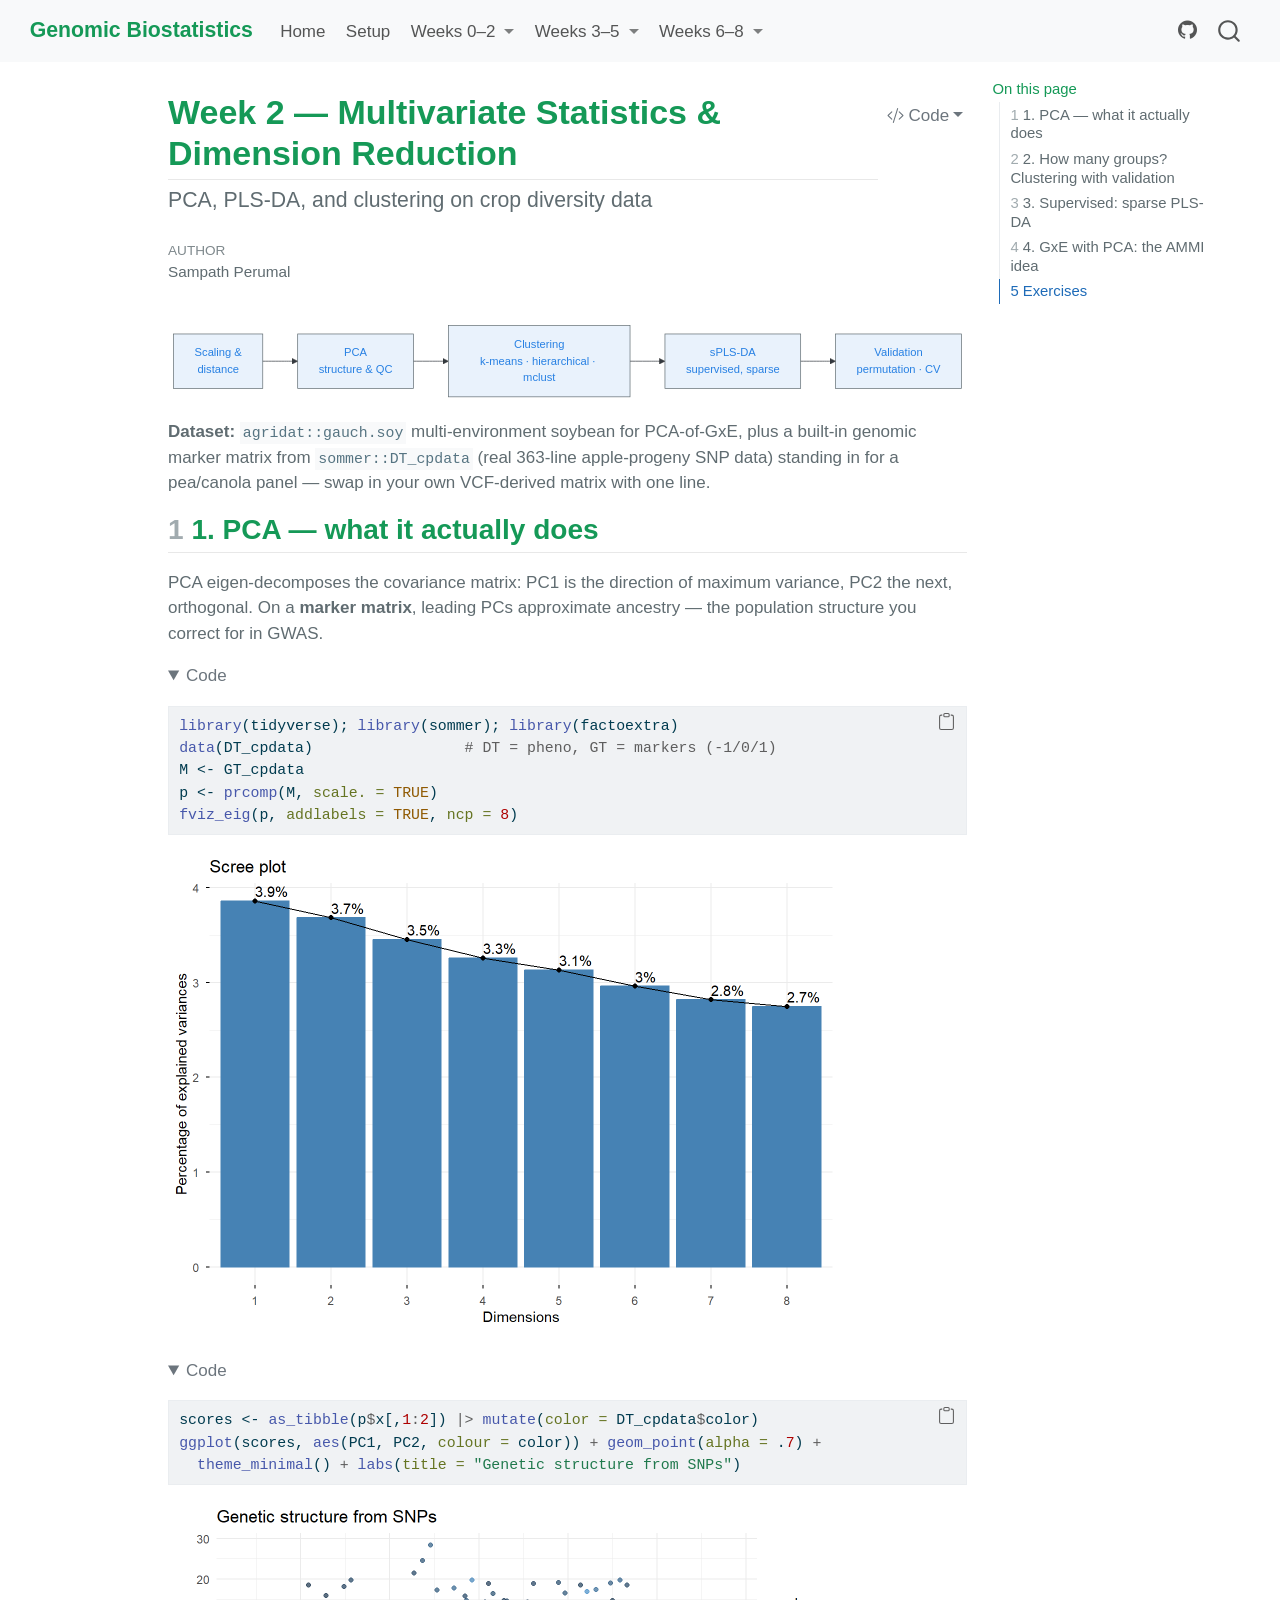
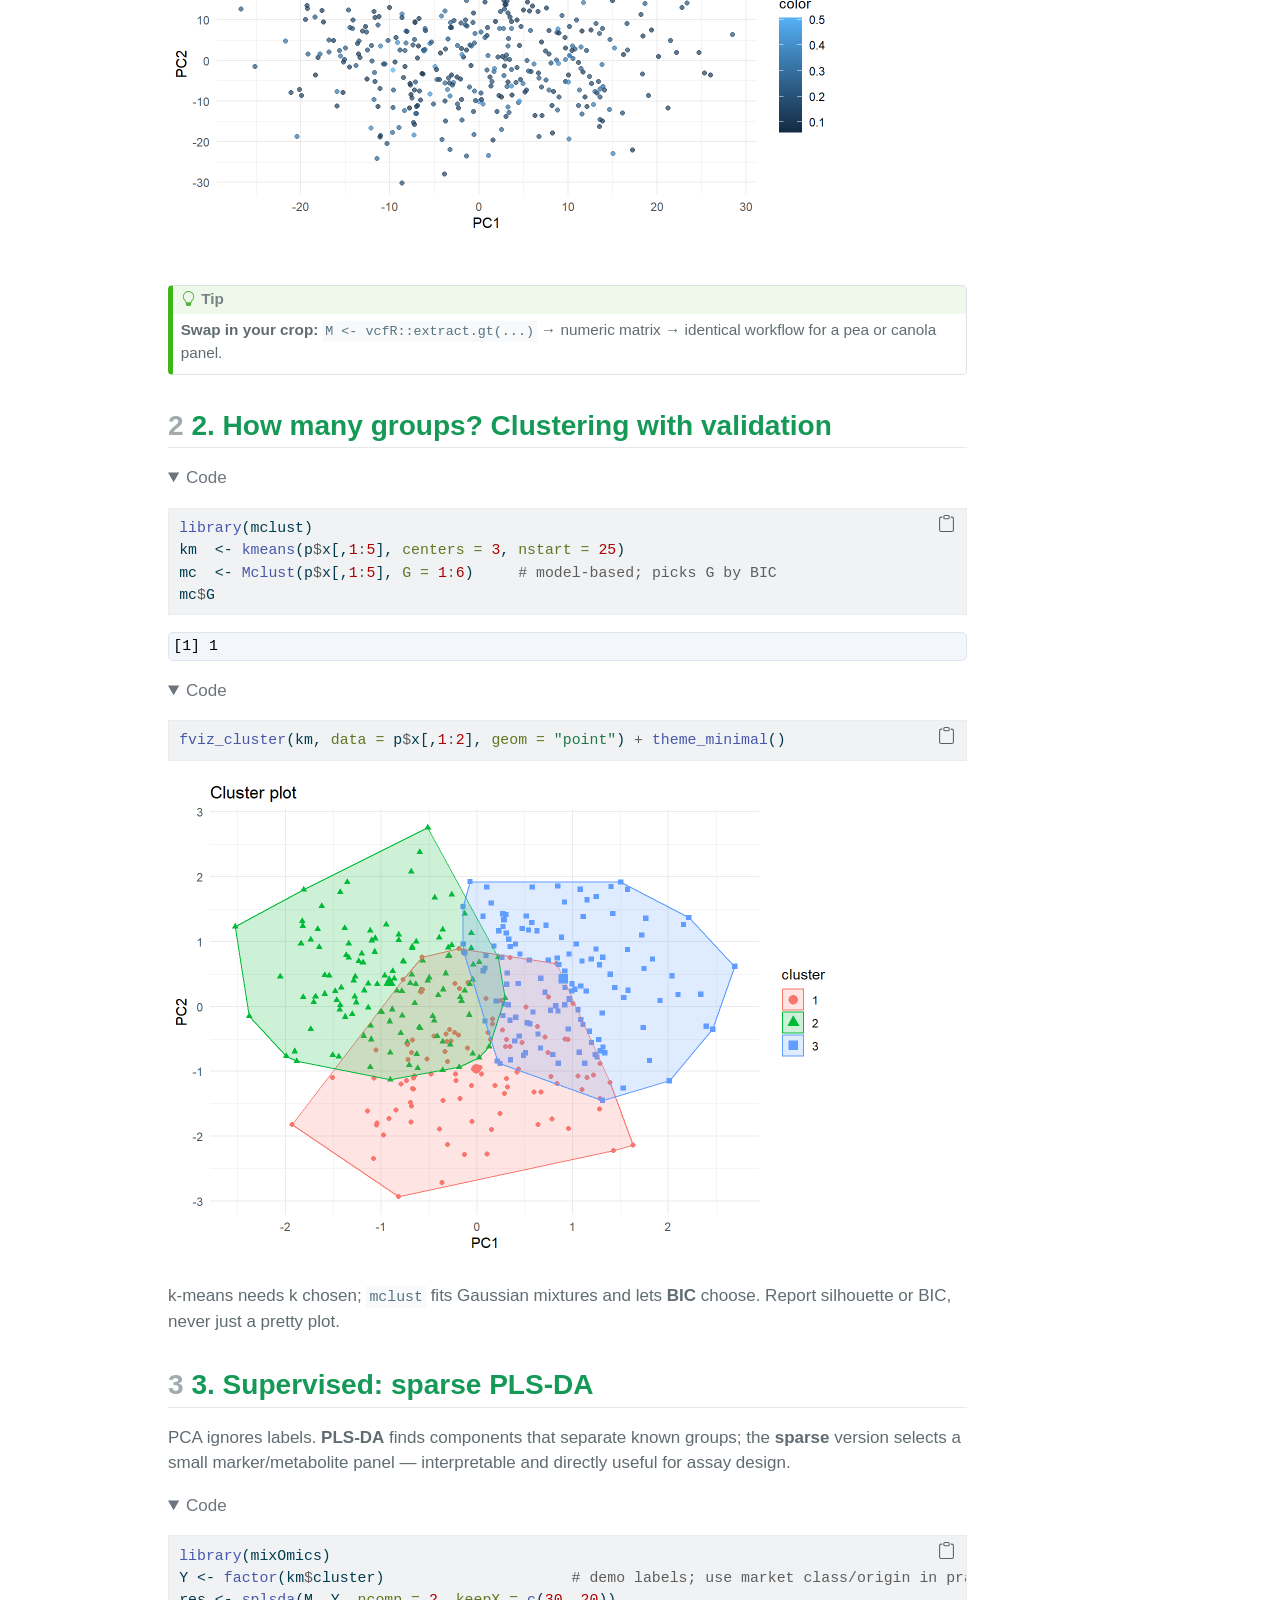
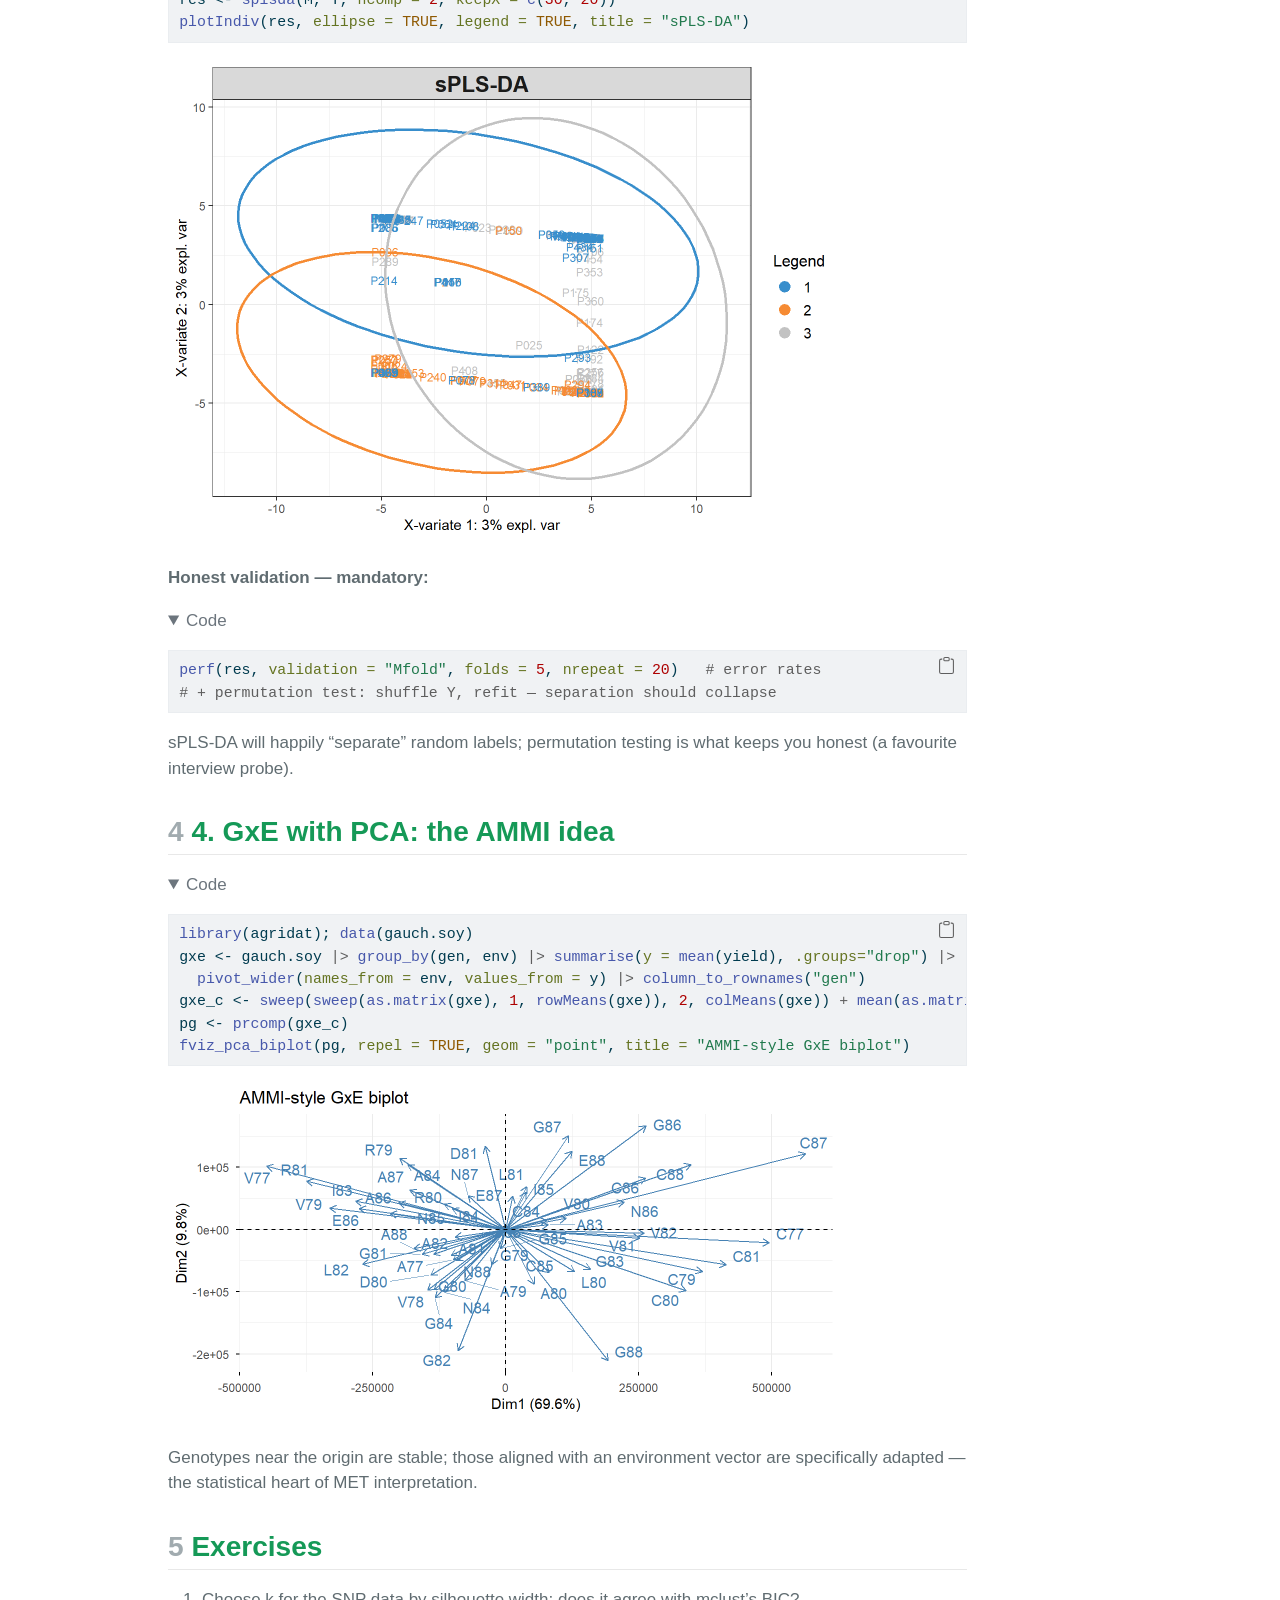
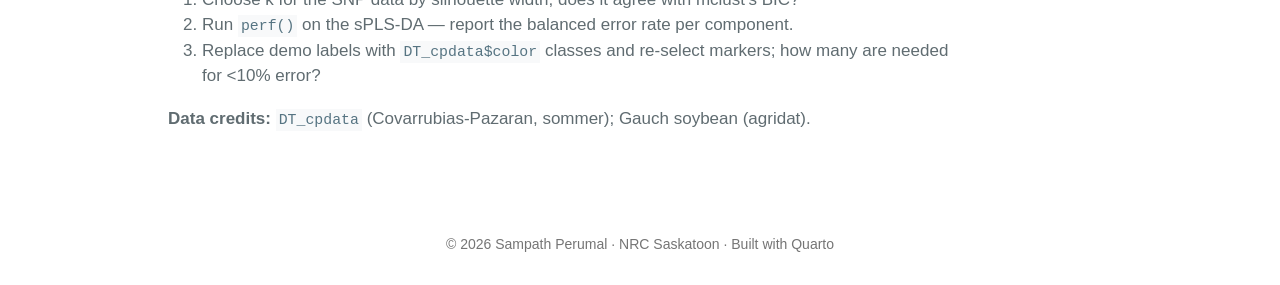
<file: weeks/week2-multivariate.html>
<!DOCTYPE html>
<html xmlns="http://www.w3.org/1999/xhtml" lang="en" xml:lang="en"><head>

<meta charset="utf-8">
<meta name="generator" content="quarto-1.7.32">

<meta name="viewport" content="width=device-width, initial-scale=1.0, user-scalable=yes">

<meta name="author" content="Sampath Perumal">

<title>Week 2 — Multivariate Statistics &amp; Dimension Reduction – Genomic Biostatistics</title>
<style>
code{white-space: pre-wrap;}
span.smallcaps{font-variant: small-caps;}
div.columns{display: flex; gap: min(4vw, 1.5em);}
div.column{flex: auto; overflow-x: auto;}
div.hanging-indent{margin-left: 1.5em; text-indent: -1.5em;}
ul.task-list{list-style: none;}
ul.task-list li input[type="checkbox"] {
  width: 0.8em;
  margin: 0 0.8em 0.2em -1em; /* quarto-specific, see https://github.com/quarto-dev/quarto-cli/issues/4556 */ 
  vertical-align: middle;
}
/* CSS for syntax highlighting */
html { -webkit-text-size-adjust: 100%; }
pre > code.sourceCode { white-space: pre; position: relative; }
pre > code.sourceCode > span { display: inline-block; line-height: 1.25; }
pre > code.sourceCode > span:empty { height: 1.2em; }
.sourceCode { overflow: visible; }
code.sourceCode > span { color: inherit; text-decoration: inherit; }
div.sourceCode { margin: 1em 0; }
pre.sourceCode { margin: 0; }
@media screen {
div.sourceCode { overflow: auto; }
}
@media print {
pre > code.sourceCode { white-space: pre-wrap; }
pre > code.sourceCode > span { text-indent: -5em; padding-left: 5em; }
}
pre.numberSource code
  { counter-reset: source-line 0; }
pre.numberSource code > span
  { position: relative; left: -4em; counter-increment: source-line; }
pre.numberSource code > span > a:first-child::before
  { content: counter(source-line);
    position: relative; left: -1em; text-align: right; vertical-align: baseline;
    border: none; display: inline-block;
    -webkit-touch-callout: none; -webkit-user-select: none;
    -khtml-user-select: none; -moz-user-select: none;
    -ms-user-select: none; user-select: none;
    padding: 0 4px; width: 4em;
  }
pre.numberSource { margin-left: 3em;  padding-left: 4px; }
div.sourceCode
  {   }
@media screen {
pre > code.sourceCode > span > a:first-child::before { text-decoration: underline; }
}
</style>


<script src="../site_libs/quarto-nav/quarto-nav.js"></script>
<script src="../site_libs/quarto-nav/headroom.min.js"></script>
<script src="../site_libs/clipboard/clipboard.min.js"></script>
<script src="../site_libs/quarto-search/autocomplete.umd.js"></script>
<script src="../site_libs/quarto-search/fuse.min.js"></script>
<script src="../site_libs/quarto-search/quarto-search.js"></script>
<meta name="quarto:offset" content="../">
<script src="../site_libs/quarto-html/quarto.js" type="module"></script>
<script src="../site_libs/quarto-html/tabsets/tabsets.js" type="module"></script>
<script src="../site_libs/quarto-html/popper.min.js"></script>
<script src="../site_libs/quarto-html/tippy.umd.min.js"></script>
<script src="../site_libs/quarto-html/anchor.min.js"></script>
<link href="../site_libs/quarto-html/tippy.css" rel="stylesheet">
<link href="../site_libs/quarto-html/quarto-syntax-highlighting-37eea08aefeeee20ff55810ff984fec1.css" rel="stylesheet" id="quarto-text-highlighting-styles">
<script src="../site_libs/bootstrap/bootstrap.min.js"></script>
<link href="../site_libs/bootstrap/bootstrap-icons.css" rel="stylesheet">
<link href="../site_libs/bootstrap/bootstrap-1db537fb3bcd8f11fad3b5bfa09a4cac.min.css" rel="stylesheet" append-hash="true" id="quarto-bootstrap" data-mode="light">
<script id="quarto-search-options" type="application/json">{
  "location": "navbar",
  "copy-button": false,
  "collapse-after": 3,
  "panel-placement": "end",
  "type": "overlay",
  "limit": 50,
  "keyboard-shortcut": [
    "f",
    "/",
    "s"
  ],
  "show-item-context": false,
  "language": {
    "search-no-results-text": "No results",
    "search-matching-documents-text": "matching documents",
    "search-copy-link-title": "Copy link to search",
    "search-hide-matches-text": "Hide additional matches",
    "search-more-match-text": "more match in this document",
    "search-more-matches-text": "more matches in this document",
    "search-clear-button-title": "Clear",
    "search-text-placeholder": "",
    "search-detached-cancel-button-title": "Cancel",
    "search-submit-button-title": "Submit",
    "search-label": "Search"
  }
}</script>
<script src="../site_libs/quarto-diagram/mermaid.min.js"></script>
<script src="../site_libs/quarto-diagram/mermaid-init.js"></script>
<link href="../site_libs/quarto-diagram/mermaid.css" rel="stylesheet">


</head>

<body class="nav-fixed quarto-light">

<div id="quarto-search-results"></div>
  <header id="quarto-header" class="headroom fixed-top">
    <nav class="navbar navbar-expand-lg " data-bs-theme="dark">
      <div class="navbar-container container-fluid">
      <div class="navbar-brand-container mx-auto">
    <a class="navbar-brand" href="../index.html">
    <span class="navbar-title">Genomic Biostatistics</span>
    </a>
  </div>
            <div id="quarto-search" class="" title="Search"></div>
          <button class="navbar-toggler" type="button" data-bs-toggle="collapse" data-bs-target="#navbarCollapse" aria-controls="navbarCollapse" role="menu" aria-expanded="false" aria-label="Toggle navigation" onclick="if (window.quartoToggleHeadroom) { window.quartoToggleHeadroom(); }">
  <span class="navbar-toggler-icon"></span>
</button>
          <div class="collapse navbar-collapse" id="navbarCollapse">
            <ul class="navbar-nav navbar-nav-scroll me-auto">
  <li class="nav-item">
    <a class="nav-link" href="../index.html"> 
<span class="menu-text">Home</span></a>
  </li>  
  <li class="nav-item">
    <a class="nav-link" href="../setup.html"> 
<span class="menu-text">Setup</span></a>
  </li>  
  <li class="nav-item dropdown ">
    <a class="nav-link dropdown-toggle" href="#" id="nav-menu-weeks-0–2" role="link" data-bs-toggle="dropdown" aria-expanded="false">
 <span class="menu-text">Weeks 0–2</span>
    </a>
    <ul class="dropdown-menu" aria-labelledby="nav-menu-weeks-0–2">    
        <li>
    <a class="dropdown-item" href="../weeks/week0a-biostats-primer.html">
 <span class="dropdown-text">Week 0a — Biostatistics Primer</span></a>
  </li>  
        <li>
    <a class="dropdown-item" href="../weeks/week0b-r-essentials.html">
 <span class="dropdown-text">Week 0b — R Essentials</span></a>
  </li>  
        <li>
    <a class="dropdown-item" href="../weeks/week0c-other-languages.html">
 <span class="dropdown-text">Week 0c — Python, Bash, and SQL</span></a>
  </li>  
        <li>
    <a class="dropdown-item" href="../weeks/week1-mixed-models.html">
 <span class="dropdown-text">Week 1 — Linear &amp; Mixed Models</span></a>
  </li>  
        <li>
    <a class="dropdown-item" href="../weeks/week2-multivariate.html">
 <span class="dropdown-text">Week 2 — Multivariate Statistics &amp; Dimension Reduction</span></a>
  </li>  
    </ul>
  </li>
  <li class="nav-item dropdown ">
    <a class="nav-link dropdown-toggle" href="#" id="nav-menu-weeks-3–5" role="link" data-bs-toggle="dropdown" aria-expanded="false">
 <span class="menu-text">Weeks 3–5</span>
    </a>
    <ul class="dropdown-menu" aria-labelledby="nav-menu-weeks-3–5">    
        <li>
    <a class="dropdown-item" href="../weeks/week3-bayesian.html">
 <span class="dropdown-text">Week 3 — Bayesian Inference &amp; Genomic Prediction</span></a>
  </li>  
        <li>
    <a class="dropdown-item" href="../weeks/week4-machine-learning.html">
 <span class="dropdown-text">Week 4 — Machine Learning for Genomic Prediction</span></a>
  </li>  
        <li>
    <a class="dropdown-item" href="../weeks/week5-multiomics.html">
 <span class="dropdown-text">Week 5 — RNA-seq &amp; Multi-Omics Integration</span></a>
  </li>  
    </ul>
  </li>
  <li class="nav-item dropdown ">
    <a class="nav-link dropdown-toggle" href="#" id="nav-menu-weeks-6–8" role="link" data-bs-toggle="dropdown" aria-expanded="false">
 <span class="menu-text">Weeks 6–8</span>
    </a>
    <ul class="dropdown-menu" aria-labelledby="nav-menu-weeks-6–8">    
        <li>
    <a class="dropdown-item" href="../weeks/week6-shiny-apps.html">
 <span class="dropdown-text">Week 6 — Interactive Web Applications with Shiny</span></a>
  </li>  
        <li>
    <a class="dropdown-item" href="../weeks/week7-databases-apis.html">
 <span class="dropdown-text">Week 7 — Databases &amp; APIs for Breeding Data</span></a>
  </li>  
        <li>
    <a class="dropdown-item" href="../weeks/week8-hpc-pipelines.html">
 <span class="dropdown-text">Week 8 — HPC &amp; Reproducible Pipelines</span></a>
  </li>  
    </ul>
  </li>
</ul>
            <ul class="navbar-nav navbar-nav-scroll ms-auto">
  <li class="nav-item compact">
    <a class="nav-link" href="https://github.com/sampathperumal/genomic-biostats-course"> <i class="bi bi-github" role="img">
</i> 
<span class="menu-text"></span></a>
  </li>  
</ul>
          </div> <!-- /navcollapse -->
            <div class="quarto-navbar-tools">
</div>
      </div> <!-- /container-fluid -->
    </nav>
</header>
<!-- content -->
<div id="quarto-content" class="quarto-container page-columns page-rows-contents page-layout-article page-navbar">
<!-- sidebar -->
<!-- margin-sidebar -->
    <div id="quarto-margin-sidebar" class="sidebar margin-sidebar">
        <nav id="TOC" role="doc-toc" class="toc-active">
    <h2 id="toc-title">On this page</h2>
   
  <ul>
  <li><a href="#pca-what-it-actually-does" id="toc-pca-what-it-actually-does" class="nav-link active" data-scroll-target="#pca-what-it-actually-does"><span class="header-section-number">1</span> 1. PCA — what it actually does</a></li>
  <li><a href="#how-many-groups-clustering-with-validation" id="toc-how-many-groups-clustering-with-validation" class="nav-link" data-scroll-target="#how-many-groups-clustering-with-validation"><span class="header-section-number">2</span> 2. How many groups? Clustering with validation</a></li>
  <li><a href="#supervised-sparse-pls-da" id="toc-supervised-sparse-pls-da" class="nav-link" data-scroll-target="#supervised-sparse-pls-da"><span class="header-section-number">3</span> 3. Supervised: sparse PLS-DA</a></li>
  <li><a href="#gxe-with-pca-the-ammi-idea" id="toc-gxe-with-pca-the-ammi-idea" class="nav-link" data-scroll-target="#gxe-with-pca-the-ammi-idea"><span class="header-section-number">4</span> 4. GxE with PCA: the AMMI idea</a></li>
  <li><a href="#exercises" id="toc-exercises" class="nav-link" data-scroll-target="#exercises"><span class="header-section-number">5</span> Exercises</a></li>
  </ul>
</nav>
    </div>
<!-- main -->
<main class="content" id="quarto-document-content">

<header id="title-block-header" class="quarto-title-block default">
<div class="quarto-title">
<div class="quarto-title-block"><div><h1 class="title">Week 2 — Multivariate Statistics &amp; Dimension Reduction</h1><button type="button" class="btn code-tools-button dropdown-toggle" id="quarto-code-tools-menu" data-bs-toggle="dropdown" aria-expanded="false"><i class="bi"></i> Code</button><ul class="dropdown-menu dropdown-menu-end" aria-labelelledby="quarto-code-tools-menu"><li><a id="quarto-show-all-code" class="dropdown-item" href="javascript:void(0)" role="button">Show All Code</a></li><li><a id="quarto-hide-all-code" class="dropdown-item" href="javascript:void(0)" role="button">Hide All Code</a></li><li><hr class="dropdown-divider"></li><li><a id="quarto-view-source" class="dropdown-item" href="javascript:void(0)" role="button">View Source</a></li></ul></div></div>
<p class="subtitle lead">PCA, PLS-DA, and clustering on crop diversity data</p>
</div>



<div class="quarto-title-meta">

    <div>
    <div class="quarto-title-meta-heading">Author</div>
    <div class="quarto-title-meta-contents">
             <p>Sampath Perumal </p>
          </div>
  </div>
    
  
    
  </div>
  


</header>


<div class="cell" data-layout-align="default">
<div class="cell-output-display">
<div>
<p></p><figure class="figure"><p></p>
<div>
<pre class="mermaid mermaid-js">flowchart LR
    A[Scaling &amp;&lt;br/&gt;distance] --&gt; B[PCA&lt;br/&gt;structure &amp; QC]
    B --&gt; C[Clustering&lt;br/&gt;k-means · hierarchical · mclust]
    C --&gt; D[sPLS-DA&lt;br/&gt;supervised, sparse]
    D --&gt; E[Validation&lt;br/&gt;permutation · CV]
</pre>
</div>
<p></p></figure><p></p>
</div>
</div>
</div>
<p><strong>Dataset:</strong> <code>agridat::gauch.soy</code> multi-environment soybean for PCA-of-GxE, plus a built-in genomic marker matrix from <code>sommer::DT_cpdata</code> (real 363-line apple-progeny SNP data) standing in for a pea/canola panel — swap in your own VCF-derived matrix with one line.</p>
<section id="pca-what-it-actually-does" class="level2" data-number="1">
<h2 data-number="1" class="anchored" data-anchor-id="pca-what-it-actually-does"><span class="header-section-number">1</span> 1. PCA — what it actually does</h2>
<p>PCA eigen-decomposes the covariance matrix: PC1 is the direction of maximum variance, PC2 the next, orthogonal. On a <strong>marker matrix</strong>, leading PCs approximate ancestry — the population structure you correct for in GWAS.</p>
<div class="cell">
<details open="" class="code-fold">
<summary>Code</summary>
<div class="sourceCode cell-code" id="cb1"><pre class="sourceCode r code-with-copy"><code class="sourceCode r"><span id="cb1-1"><a href="#cb1-1" aria-hidden="true" tabindex="-1"></a><span class="fu">library</span>(tidyverse); <span class="fu">library</span>(sommer); <span class="fu">library</span>(factoextra)</span>
<span id="cb1-2"><a href="#cb1-2" aria-hidden="true" tabindex="-1"></a><span class="fu">data</span>(DT_cpdata)                 <span class="co"># DT = pheno, GT = markers (-1/0/1)</span></span>
<span id="cb1-3"><a href="#cb1-3" aria-hidden="true" tabindex="-1"></a>M <span class="ot">&lt;-</span> GT_cpdata</span>
<span id="cb1-4"><a href="#cb1-4" aria-hidden="true" tabindex="-1"></a>p <span class="ot">&lt;-</span> <span class="fu">prcomp</span>(M, <span class="at">scale. =</span> <span class="cn">TRUE</span>)</span>
<span id="cb1-5"><a href="#cb1-5" aria-hidden="true" tabindex="-1"></a><span class="fu">fviz_eig</span>(p, <span class="at">addlabels =</span> <span class="cn">TRUE</span>, <span class="at">ncp =</span> <span class="dv">8</span>)</span></code><button title="Copy to Clipboard" class="code-copy-button"><i class="bi"></i></button></pre></div>
</details>
<div class="cell-output-display">
<div>
<figure class="figure">
<p><img src="week2-multivariate_files/figure-html/unnamed-chunk-2-1.png" class="img-fluid figure-img" width="672"></p>
</figure>
</div>
</div>
</div>
<div class="cell">
<details open="" class="code-fold">
<summary>Code</summary>
<div class="sourceCode cell-code" id="cb2"><pre class="sourceCode r code-with-copy"><code class="sourceCode r"><span id="cb2-1"><a href="#cb2-1" aria-hidden="true" tabindex="-1"></a>scores <span class="ot">&lt;-</span> <span class="fu">as_tibble</span>(p<span class="sc">$</span>x[,<span class="dv">1</span><span class="sc">:</span><span class="dv">2</span>]) <span class="sc">|&gt;</span> <span class="fu">mutate</span>(<span class="at">color =</span> DT_cpdata<span class="sc">$</span>color)</span>
<span id="cb2-2"><a href="#cb2-2" aria-hidden="true" tabindex="-1"></a><span class="fu">ggplot</span>(scores, <span class="fu">aes</span>(PC1, PC2, <span class="at">colour =</span> color)) <span class="sc">+</span> <span class="fu">geom_point</span>(<span class="at">alpha =</span> .<span class="dv">7</span>) <span class="sc">+</span></span>
<span id="cb2-3"><a href="#cb2-3" aria-hidden="true" tabindex="-1"></a>  <span class="fu">theme_minimal</span>() <span class="sc">+</span> <span class="fu">labs</span>(<span class="at">title =</span> <span class="st">"Genetic structure from SNPs"</span>)</span></code><button title="Copy to Clipboard" class="code-copy-button"><i class="bi"></i></button></pre></div>
</details>
<div class="cell-output-display">
<div>
<figure class="figure">
<p><img src="week2-multivariate_files/figure-html/unnamed-chunk-3-1.png" class="img-fluid figure-img" width="672"></p>
</figure>
</div>
</div>
</div>
<div class="callout callout-style-default callout-tip callout-titled">
<div class="callout-header d-flex align-content-center">
<div class="callout-icon-container">
<i class="callout-icon"></i>
</div>
<div class="callout-title-container flex-fill">
Tip
</div>
</div>
<div class="callout-body-container callout-body">
<p><strong>Swap in your crop:</strong> <code>M &lt;- vcfR::extract.gt(...)</code> → numeric matrix → identical workflow for a pea or canola panel.</p>
</div>
</div>
</section>
<section id="how-many-groups-clustering-with-validation" class="level2" data-number="2">
<h2 data-number="2" class="anchored" data-anchor-id="how-many-groups-clustering-with-validation"><span class="header-section-number">2</span> 2. How many groups? Clustering with validation</h2>
<div class="cell">
<details open="" class="code-fold">
<summary>Code</summary>
<div class="sourceCode cell-code" id="cb3"><pre class="sourceCode r code-with-copy"><code class="sourceCode r"><span id="cb3-1"><a href="#cb3-1" aria-hidden="true" tabindex="-1"></a><span class="fu">library</span>(mclust)</span>
<span id="cb3-2"><a href="#cb3-2" aria-hidden="true" tabindex="-1"></a>km  <span class="ot">&lt;-</span> <span class="fu">kmeans</span>(p<span class="sc">$</span>x[,<span class="dv">1</span><span class="sc">:</span><span class="dv">5</span>], <span class="at">centers =</span> <span class="dv">3</span>, <span class="at">nstart =</span> <span class="dv">25</span>)</span>
<span id="cb3-3"><a href="#cb3-3" aria-hidden="true" tabindex="-1"></a>mc  <span class="ot">&lt;-</span> <span class="fu">Mclust</span>(p<span class="sc">$</span>x[,<span class="dv">1</span><span class="sc">:</span><span class="dv">5</span>], <span class="at">G =</span> <span class="dv">1</span><span class="sc">:</span><span class="dv">6</span>)     <span class="co"># model-based; picks G by BIC</span></span>
<span id="cb3-4"><a href="#cb3-4" aria-hidden="true" tabindex="-1"></a>mc<span class="sc">$</span>G</span></code><button title="Copy to Clipboard" class="code-copy-button"><i class="bi"></i></button></pre></div>
</details>
<div class="cell-output cell-output-stdout">
<pre><code>[1] 1</code></pre>
</div>
<details open="" class="code-fold">
<summary>Code</summary>
<div class="sourceCode cell-code" id="cb5"><pre class="sourceCode r code-with-copy"><code class="sourceCode r"><span id="cb5-1"><a href="#cb5-1" aria-hidden="true" tabindex="-1"></a><span class="fu">fviz_cluster</span>(km, <span class="at">data =</span> p<span class="sc">$</span>x[,<span class="dv">1</span><span class="sc">:</span><span class="dv">2</span>], <span class="at">geom =</span> <span class="st">"point"</span>) <span class="sc">+</span> <span class="fu">theme_minimal</span>()</span></code><button title="Copy to Clipboard" class="code-copy-button"><i class="bi"></i></button></pre></div>
</details>
<div class="cell-output-display">
<div>
<figure class="figure">
<p><img src="week2-multivariate_files/figure-html/unnamed-chunk-4-1.png" class="img-fluid figure-img" width="672"></p>
</figure>
</div>
</div>
</div>
<p>k-means needs k chosen; <code>mclust</code> fits Gaussian mixtures and lets <strong>BIC</strong> choose. Report silhouette or BIC, never just a pretty plot.</p>
</section>
<section id="supervised-sparse-pls-da" class="level2" data-number="3">
<h2 data-number="3" class="anchored" data-anchor-id="supervised-sparse-pls-da"><span class="header-section-number">3</span> 3. Supervised: sparse PLS-DA</h2>
<p>PCA ignores labels. <strong>PLS-DA</strong> finds components that separate known groups; the <strong>sparse</strong> version selects a small marker/metabolite panel — interpretable and directly useful for assay design.</p>
<div class="cell">
<details open="" class="code-fold">
<summary>Code</summary>
<div class="sourceCode cell-code" id="cb6"><pre class="sourceCode r code-with-copy"><code class="sourceCode r"><span id="cb6-1"><a href="#cb6-1" aria-hidden="true" tabindex="-1"></a><span class="fu">library</span>(mixOmics)</span>
<span id="cb6-2"><a href="#cb6-2" aria-hidden="true" tabindex="-1"></a>Y <span class="ot">&lt;-</span> <span class="fu">factor</span>(km<span class="sc">$</span>cluster)                     <span class="co"># demo labels; use market class/origin in practice</span></span>
<span id="cb6-3"><a href="#cb6-3" aria-hidden="true" tabindex="-1"></a>res <span class="ot">&lt;-</span> <span class="fu">splsda</span>(M, Y, <span class="at">ncomp =</span> <span class="dv">2</span>, <span class="at">keepX =</span> <span class="fu">c</span>(<span class="dv">30</span>, <span class="dv">20</span>))</span>
<span id="cb6-4"><a href="#cb6-4" aria-hidden="true" tabindex="-1"></a><span class="fu">plotIndiv</span>(res, <span class="at">ellipse =</span> <span class="cn">TRUE</span>, <span class="at">legend =</span> <span class="cn">TRUE</span>, <span class="at">title =</span> <span class="st">"sPLS-DA"</span>)</span></code><button title="Copy to Clipboard" class="code-copy-button"><i class="bi"></i></button></pre></div>
</details>
<div class="cell-output-display">
<div>
<figure class="figure">
<p><img src="week2-multivariate_files/figure-html/unnamed-chunk-5-1.png" class="img-fluid figure-img" width="672"></p>
</figure>
</div>
</div>
</div>
<p><strong>Honest validation — mandatory:</strong></p>
<div class="cell">
<details open="" class="code-fold">
<summary>Code</summary>
<div class="sourceCode cell-code" id="cb7"><pre class="sourceCode r code-with-copy"><code class="sourceCode r"><span id="cb7-1"><a href="#cb7-1" aria-hidden="true" tabindex="-1"></a><span class="fu">perf</span>(res, <span class="at">validation =</span> <span class="st">"Mfold"</span>, <span class="at">folds =</span> <span class="dv">5</span>, <span class="at">nrepeat =</span> <span class="dv">20</span>)   <span class="co"># error rates</span></span>
<span id="cb7-2"><a href="#cb7-2" aria-hidden="true" tabindex="-1"></a><span class="co"># + permutation test: shuffle Y, refit — separation should collapse</span></span></code><button title="Copy to Clipboard" class="code-copy-button"><i class="bi"></i></button></pre></div>
</details>
</div>
<p>sPLS-DA will happily “separate” random labels; permutation testing is what keeps you honest (a favourite interview probe).</p>
</section>
<section id="gxe-with-pca-the-ammi-idea" class="level2" data-number="4">
<h2 data-number="4" class="anchored" data-anchor-id="gxe-with-pca-the-ammi-idea"><span class="header-section-number">4</span> 4. GxE with PCA: the AMMI idea</h2>
<div class="cell">
<details open="" class="code-fold">
<summary>Code</summary>
<div class="sourceCode cell-code" id="cb8"><pre class="sourceCode r code-with-copy"><code class="sourceCode r"><span id="cb8-1"><a href="#cb8-1" aria-hidden="true" tabindex="-1"></a><span class="fu">library</span>(agridat); <span class="fu">data</span>(gauch.soy)</span>
<span id="cb8-2"><a href="#cb8-2" aria-hidden="true" tabindex="-1"></a>gxe <span class="ot">&lt;-</span> gauch.soy <span class="sc">|&gt;</span> <span class="fu">group_by</span>(gen, env) <span class="sc">|&gt;</span> <span class="fu">summarise</span>(<span class="at">y =</span> <span class="fu">mean</span>(yield), <span class="at">.groups=</span><span class="st">"drop"</span>) <span class="sc">|&gt;</span></span>
<span id="cb8-3"><a href="#cb8-3" aria-hidden="true" tabindex="-1"></a>  <span class="fu">pivot_wider</span>(<span class="at">names_from =</span> env, <span class="at">values_from =</span> y) <span class="sc">|&gt;</span> <span class="fu">column_to_rownames</span>(<span class="st">"gen"</span>)</span>
<span id="cb8-4"><a href="#cb8-4" aria-hidden="true" tabindex="-1"></a>gxe_c <span class="ot">&lt;-</span> <span class="fu">sweep</span>(<span class="fu">sweep</span>(<span class="fu">as.matrix</span>(gxe), <span class="dv">1</span>, <span class="fu">rowMeans</span>(gxe)), <span class="dv">2</span>, <span class="fu">colMeans</span>(gxe)) <span class="sc">+</span> <span class="fu">mean</span>(<span class="fu">as.matrix</span>(gxe))</span>
<span id="cb8-5"><a href="#cb8-5" aria-hidden="true" tabindex="-1"></a>pg <span class="ot">&lt;-</span> <span class="fu">prcomp</span>(gxe_c)</span>
<span id="cb8-6"><a href="#cb8-6" aria-hidden="true" tabindex="-1"></a><span class="fu">fviz_pca_biplot</span>(pg, <span class="at">repel =</span> <span class="cn">TRUE</span>, <span class="at">geom =</span> <span class="st">"point"</span>, <span class="at">title =</span> <span class="st">"AMMI-style GxE biplot"</span>)</span></code><button title="Copy to Clipboard" class="code-copy-button"><i class="bi"></i></button></pre></div>
</details>
<div class="cell-output-display">
<div>
<figure class="figure">
<p><img src="week2-multivariate_files/figure-html/unnamed-chunk-7-1.png" class="img-fluid figure-img" width="672"></p>
</figure>
</div>
</div>
</div>
<p>Genotypes near the origin are stable; those aligned with an environment vector are specifically adapted — the statistical heart of MET interpretation.</p>
</section>
<section id="exercises" class="level2" data-number="5">
<h2 data-number="5" class="anchored" data-anchor-id="exercises"><span class="header-section-number">5</span> Exercises</h2>
<ol type="1">
<li>Choose k for the SNP data by silhouette width; does it agree with mclust’s BIC?</li>
<li>Run <code>perf()</code> on the sPLS-DA — report the balanced error rate per component.</li>
<li>Replace demo labels with <code>DT_cpdata$color</code> classes and re-select markers; how many are needed for &lt;10% error?</li>
</ol>
<p><strong>Data credits:</strong> <code>DT_cpdata</code> (Covarrubias-Pazaran, sommer); Gauch soybean (agridat).</p>


<!-- -->

</section>

</main> <!-- /main -->
<script id="quarto-html-after-body" type="application/javascript">
  window.document.addEventListener("DOMContentLoaded", function (event) {
    const icon = "";
    const anchorJS = new window.AnchorJS();
    anchorJS.options = {
      placement: 'right',
      icon: icon
    };
    anchorJS.add('.anchored');
    const isCodeAnnotation = (el) => {
      for (const clz of el.classList) {
        if (clz.startsWith('code-annotation-')) {                     
          return true;
        }
      }
      return false;
    }
    const onCopySuccess = function(e) {
      // button target
      const button = e.trigger;
      // don't keep focus
      button.blur();
      // flash "checked"
      button.classList.add('code-copy-button-checked');
      var currentTitle = button.getAttribute("title");
      button.setAttribute("title", "Copied!");
      let tooltip;
      if (window.bootstrap) {
        button.setAttribute("data-bs-toggle", "tooltip");
        button.setAttribute("data-bs-placement", "left");
        button.setAttribute("data-bs-title", "Copied!");
        tooltip = new bootstrap.Tooltip(button, 
          { trigger: "manual", 
            customClass: "code-copy-button-tooltip",
            offset: [0, -8]});
        tooltip.show();    
      }
      setTimeout(function() {
        if (tooltip) {
          tooltip.hide();
          button.removeAttribute("data-bs-title");
          button.removeAttribute("data-bs-toggle");
          button.removeAttribute("data-bs-placement");
        }
        button.setAttribute("title", currentTitle);
        button.classList.remove('code-copy-button-checked');
      }, 1000);
      // clear code selection
      e.clearSelection();
    }
    const getTextToCopy = function(trigger) {
        const codeEl = trigger.previousElementSibling.cloneNode(true);
        for (const childEl of codeEl.children) {
          if (isCodeAnnotation(childEl)) {
            childEl.remove();
          }
        }
        return codeEl.innerText;
    }
    const clipboard = new window.ClipboardJS('.code-copy-button:not([data-in-quarto-modal])', {
      text: getTextToCopy
    });
    clipboard.on('success', onCopySuccess);
    if (window.document.getElementById('quarto-embedded-source-code-modal')) {
      const clipboardModal = new window.ClipboardJS('.code-copy-button[data-in-quarto-modal]', {
        text: getTextToCopy,
        container: window.document.getElementById('quarto-embedded-source-code-modal')
      });
      clipboardModal.on('success', onCopySuccess);
    }
    const viewSource = window.document.getElementById('quarto-view-source') ||
                       window.document.getElementById('quarto-code-tools-source');
    if (viewSource) {
      const sourceUrl = viewSource.getAttribute("data-quarto-source-url");
      viewSource.addEventListener("click", function(e) {
        if (sourceUrl) {
          // rstudio viewer pane
          if (/\bcapabilities=\b/.test(window.location)) {
            window.open(sourceUrl);
          } else {
            window.location.href = sourceUrl;
          }
        } else {
          const modal = new bootstrap.Modal(document.getElementById('quarto-embedded-source-code-modal'));
          modal.show();
        }
        return false;
      });
    }
    function toggleCodeHandler(show) {
      return function(e) {
        const detailsSrc = window.document.querySelectorAll(".cell > details > .sourceCode");
        for (let i=0; i<detailsSrc.length; i++) {
          const details = detailsSrc[i].parentElement;
          if (show) {
            details.open = true;
          } else {
            details.removeAttribute("open");
          }
        }
        const cellCodeDivs = window.document.querySelectorAll(".cell > .sourceCode");
        const fromCls = show ? "hidden" : "unhidden";
        const toCls = show ? "unhidden" : "hidden";
        for (let i=0; i<cellCodeDivs.length; i++) {
          const codeDiv = cellCodeDivs[i];
          if (codeDiv.classList.contains(fromCls)) {
            codeDiv.classList.remove(fromCls);
            codeDiv.classList.add(toCls);
          } 
        }
        return false;
      }
    }
    const hideAllCode = window.document.getElementById("quarto-hide-all-code");
    if (hideAllCode) {
      hideAllCode.addEventListener("click", toggleCodeHandler(false));
    }
    const showAllCode = window.document.getElementById("quarto-show-all-code");
    if (showAllCode) {
      showAllCode.addEventListener("click", toggleCodeHandler(true));
    }
      var localhostRegex = new RegExp(/^(?:http|https):\/\/localhost\:?[0-9]*\//);
      var mailtoRegex = new RegExp(/^mailto:/);
        var filterRegex = new RegExp("https:\/\/sampathperumal\.github\.io\/genomic-biostats-course");
      var isInternal = (href) => {
          return filterRegex.test(href) || localhostRegex.test(href) || mailtoRegex.test(href);
      }
      // Inspect non-navigation links and adorn them if external
     var links = window.document.querySelectorAll('a[href]:not(.nav-link):not(.navbar-brand):not(.toc-action):not(.sidebar-link):not(.sidebar-item-toggle):not(.pagination-link):not(.no-external):not([aria-hidden]):not(.dropdown-item):not(.quarto-navigation-tool):not(.about-link)');
      for (var i=0; i<links.length; i++) {
        const link = links[i];
        if (!isInternal(link.href)) {
          // undo the damage that might have been done by quarto-nav.js in the case of
          // links that we want to consider external
          if (link.dataset.originalHref !== undefined) {
            link.href = link.dataset.originalHref;
          }
        }
      }
    function tippyHover(el, contentFn, onTriggerFn, onUntriggerFn) {
      const config = {
        allowHTML: true,
        maxWidth: 500,
        delay: 100,
        arrow: false,
        appendTo: function(el) {
            return el.parentElement;
        },
        interactive: true,
        interactiveBorder: 10,
        theme: 'quarto',
        placement: 'bottom-start',
      };
      if (contentFn) {
        config.content = contentFn;
      }
      if (onTriggerFn) {
        config.onTrigger = onTriggerFn;
      }
      if (onUntriggerFn) {
        config.onUntrigger = onUntriggerFn;
      }
      window.tippy(el, config); 
    }
    const noterefs = window.document.querySelectorAll('a[role="doc-noteref"]');
    for (var i=0; i<noterefs.length; i++) {
      const ref = noterefs[i];
      tippyHover(ref, function() {
        // use id or data attribute instead here
        let href = ref.getAttribute('data-footnote-href') || ref.getAttribute('href');
        try { href = new URL(href).hash; } catch {}
        const id = href.replace(/^#\/?/, "");
        const note = window.document.getElementById(id);
        if (note) {
          return note.innerHTML;
        } else {
          return "";
        }
      });
    }
    const xrefs = window.document.querySelectorAll('a.quarto-xref');
    const processXRef = (id, note) => {
      // Strip column container classes
      const stripColumnClz = (el) => {
        el.classList.remove("page-full", "page-columns");
        if (el.children) {
          for (const child of el.children) {
            stripColumnClz(child);
          }
        }
      }
      stripColumnClz(note)
      if (id === null || id.startsWith('sec-')) {
        // Special case sections, only their first couple elements
        const container = document.createElement("div");
        if (note.children && note.children.length > 2) {
          container.appendChild(note.children[0].cloneNode(true));
          for (let i = 1; i < note.children.length; i++) {
            const child = note.children[i];
            if (child.tagName === "P" && child.innerText === "") {
              continue;
            } else {
              container.appendChild(child.cloneNode(true));
              break;
            }
          }
          if (window.Quarto?.typesetMath) {
            window.Quarto.typesetMath(container);
          }
          return container.innerHTML
        } else {
          if (window.Quarto?.typesetMath) {
            window.Quarto.typesetMath(note);
          }
          return note.innerHTML;
        }
      } else {
        // Remove any anchor links if they are present
        const anchorLink = note.querySelector('a.anchorjs-link');
        if (anchorLink) {
          anchorLink.remove();
        }
        if (window.Quarto?.typesetMath) {
          window.Quarto.typesetMath(note);
        }
        if (note.classList.contains("callout")) {
          return note.outerHTML;
        } else {
          return note.innerHTML;
        }
      }
    }
    for (var i=0; i<xrefs.length; i++) {
      const xref = xrefs[i];
      tippyHover(xref, undefined, function(instance) {
        instance.disable();
        let url = xref.getAttribute('href');
        let hash = undefined; 
        if (url.startsWith('#')) {
          hash = url;
        } else {
          try { hash = new URL(url).hash; } catch {}
        }
        if (hash) {
          const id = hash.replace(/^#\/?/, "");
          const note = window.document.getElementById(id);
          if (note !== null) {
            try {
              const html = processXRef(id, note.cloneNode(true));
              instance.setContent(html);
            } finally {
              instance.enable();
              instance.show();
            }
          } else {
            // See if we can fetch this
            fetch(url.split('#')[0])
            .then(res => res.text())
            .then(html => {
              const parser = new DOMParser();
              const htmlDoc = parser.parseFromString(html, "text/html");
              const note = htmlDoc.getElementById(id);
              if (note !== null) {
                const html = processXRef(id, note);
                instance.setContent(html);
              } 
            }).finally(() => {
              instance.enable();
              instance.show();
            });
          }
        } else {
          // See if we can fetch a full url (with no hash to target)
          // This is a special case and we should probably do some content thinning / targeting
          fetch(url)
          .then(res => res.text())
          .then(html => {
            const parser = new DOMParser();
            const htmlDoc = parser.parseFromString(html, "text/html");
            const note = htmlDoc.querySelector('main.content');
            if (note !== null) {
              // This should only happen for chapter cross references
              // (since there is no id in the URL)
              // remove the first header
              if (note.children.length > 0 && note.children[0].tagName === "HEADER") {
                note.children[0].remove();
              }
              const html = processXRef(null, note);
              instance.setContent(html);
            } 
          }).finally(() => {
            instance.enable();
            instance.show();
          });
        }
      }, function(instance) {
      });
    }
        let selectedAnnoteEl;
        const selectorForAnnotation = ( cell, annotation) => {
          let cellAttr = 'data-code-cell="' + cell + '"';
          let lineAttr = 'data-code-annotation="' +  annotation + '"';
          const selector = 'span[' + cellAttr + '][' + lineAttr + ']';
          return selector;
        }
        const selectCodeLines = (annoteEl) => {
          const doc = window.document;
          const targetCell = annoteEl.getAttribute("data-target-cell");
          const targetAnnotation = annoteEl.getAttribute("data-target-annotation");
          const annoteSpan = window.document.querySelector(selectorForAnnotation(targetCell, targetAnnotation));
          const lines = annoteSpan.getAttribute("data-code-lines").split(",");
          const lineIds = lines.map((line) => {
            return targetCell + "-" + line;
          })
          let top = null;
          let height = null;
          let parent = null;
          if (lineIds.length > 0) {
              //compute the position of the single el (top and bottom and make a div)
              const el = window.document.getElementById(lineIds[0]);
              top = el.offsetTop;
              height = el.offsetHeight;
              parent = el.parentElement.parentElement;
            if (lineIds.length > 1) {
              const lastEl = window.document.getElementById(lineIds[lineIds.length - 1]);
              const bottom = lastEl.offsetTop + lastEl.offsetHeight;
              height = bottom - top;
            }
            if (top !== null && height !== null && parent !== null) {
              // cook up a div (if necessary) and position it 
              let div = window.document.getElementById("code-annotation-line-highlight");
              if (div === null) {
                div = window.document.createElement("div");
                div.setAttribute("id", "code-annotation-line-highlight");
                div.style.position = 'absolute';
                parent.appendChild(div);
              }
              div.style.top = top - 2 + "px";
              div.style.height = height + 4 + "px";
              div.style.left = 0;
              let gutterDiv = window.document.getElementById("code-annotation-line-highlight-gutter");
              if (gutterDiv === null) {
                gutterDiv = window.document.createElement("div");
                gutterDiv.setAttribute("id", "code-annotation-line-highlight-gutter");
                gutterDiv.style.position = 'absolute';
                const codeCell = window.document.getElementById(targetCell);
                const gutter = codeCell.querySelector('.code-annotation-gutter');
                gutter.appendChild(gutterDiv);
              }
              gutterDiv.style.top = top - 2 + "px";
              gutterDiv.style.height = height + 4 + "px";
            }
            selectedAnnoteEl = annoteEl;
          }
        };
        const unselectCodeLines = () => {
          const elementsIds = ["code-annotation-line-highlight", "code-annotation-line-highlight-gutter"];
          elementsIds.forEach((elId) => {
            const div = window.document.getElementById(elId);
            if (div) {
              div.remove();
            }
          });
          selectedAnnoteEl = undefined;
        };
          // Handle positioning of the toggle
      window.addEventListener(
        "resize",
        throttle(() => {
          elRect = undefined;
          if (selectedAnnoteEl) {
            selectCodeLines(selectedAnnoteEl);
          }
        }, 10)
      );
      function throttle(fn, ms) {
      let throttle = false;
      let timer;
        return (...args) => {
          if(!throttle) { // first call gets through
              fn.apply(this, args);
              throttle = true;
          } else { // all the others get throttled
              if(timer) clearTimeout(timer); // cancel #2
              timer = setTimeout(() => {
                fn.apply(this, args);
                timer = throttle = false;
              }, ms);
          }
        };
      }
        // Attach click handler to the DT
        const annoteDls = window.document.querySelectorAll('dt[data-target-cell]');
        for (const annoteDlNode of annoteDls) {
          annoteDlNode.addEventListener('click', (event) => {
            const clickedEl = event.target;
            if (clickedEl !== selectedAnnoteEl) {
              unselectCodeLines();
              const activeEl = window.document.querySelector('dt[data-target-cell].code-annotation-active');
              if (activeEl) {
                activeEl.classList.remove('code-annotation-active');
              }
              selectCodeLines(clickedEl);
              clickedEl.classList.add('code-annotation-active');
            } else {
              // Unselect the line
              unselectCodeLines();
              clickedEl.classList.remove('code-annotation-active');
            }
          });
        }
    const findCites = (el) => {
      const parentEl = el.parentElement;
      if (parentEl) {
        const cites = parentEl.dataset.cites;
        if (cites) {
          return {
            el,
            cites: cites.split(' ')
          };
        } else {
          return findCites(el.parentElement)
        }
      } else {
        return undefined;
      }
    };
    var bibliorefs = window.document.querySelectorAll('a[role="doc-biblioref"]');
    for (var i=0; i<bibliorefs.length; i++) {
      const ref = bibliorefs[i];
      const citeInfo = findCites(ref);
      if (citeInfo) {
        tippyHover(citeInfo.el, function() {
          var popup = window.document.createElement('div');
          citeInfo.cites.forEach(function(cite) {
            var citeDiv = window.document.createElement('div');
            citeDiv.classList.add('hanging-indent');
            citeDiv.classList.add('csl-entry');
            var biblioDiv = window.document.getElementById('ref-' + cite);
            if (biblioDiv) {
              citeDiv.innerHTML = biblioDiv.innerHTML;
            }
            popup.appendChild(citeDiv);
          });
          return popup.innerHTML;
        });
      }
    }
  });
  </script><div class="modal fade" id="quarto-embedded-source-code-modal" tabindex="-1" aria-labelledby="quarto-embedded-source-code-modal-label" aria-hidden="true"><div class="modal-dialog modal-dialog-scrollable"><div class="modal-content"><div class="modal-header"><h5 class="modal-title" id="quarto-embedded-source-code-modal-label">Source Code</h5><button class="btn-close" data-bs-dismiss="modal"></button></div><div class="modal-body"><div class="">
<div class="sourceCode" id="cb9" data-shortcodes="false"><pre class="sourceCode markdown code-with-copy"><code class="sourceCode markdown"><span id="cb9-1"><a href="#cb9-1" aria-hidden="true" tabindex="-1"></a><span class="co">---</span></span>
<span id="cb9-2"><a href="#cb9-2" aria-hidden="true" tabindex="-1"></a><span class="an">title:</span><span class="co"> "Week 2 — Multivariate Statistics &amp; Dimension Reduction"</span></span>
<span id="cb9-3"><a href="#cb9-3" aria-hidden="true" tabindex="-1"></a><span class="an">subtitle:</span><span class="co"> "PCA, PLS-DA, and clustering on crop diversity data"</span></span>
<span id="cb9-4"><a href="#cb9-4" aria-hidden="true" tabindex="-1"></a><span class="co">---</span></span>
<span id="cb9-5"><a href="#cb9-5" aria-hidden="true" tabindex="-1"></a></span>
<span id="cb9-8"><a href="#cb9-8" aria-hidden="true" tabindex="-1"></a><span class="in">```{mermaid}</span></span>
<span id="cb9-9"><a href="#cb9-9" aria-hidden="true" tabindex="-1"></a>flowchart LR</span>
<span id="cb9-10"><a href="#cb9-10" aria-hidden="true" tabindex="-1"></a>    A[Scaling &amp;&lt;br/&gt;distance] --&gt; B[PCA&lt;br/&gt;structure &amp; QC]</span>
<span id="cb9-11"><a href="#cb9-11" aria-hidden="true" tabindex="-1"></a>    B --&gt; C[Clustering&lt;br/&gt;k-means · hierarchical · mclust]</span>
<span id="cb9-12"><a href="#cb9-12" aria-hidden="true" tabindex="-1"></a>    C --&gt; D[sPLS-DA&lt;br/&gt;supervised, sparse]</span>
<span id="cb9-13"><a href="#cb9-13" aria-hidden="true" tabindex="-1"></a>    D --&gt; E[Validation&lt;br/&gt;permutation · CV]</span>
<span id="cb9-14"><a href="#cb9-14" aria-hidden="true" tabindex="-1"></a><span class="in">```</span></span>
<span id="cb9-15"><a href="#cb9-15" aria-hidden="true" tabindex="-1"></a></span>
<span id="cb9-16"><a href="#cb9-16" aria-hidden="true" tabindex="-1"></a>**Dataset:** <span class="in">`agridat::gauch.soy`</span> multi-environment soybean for PCA-of-GxE, plus a built-in genomic marker matrix from <span class="in">`sommer::DT_cpdata`</span> (real 363-line apple-progeny SNP data) standing in for a pea/canola panel — swap in your own VCF-derived matrix with one line.</span>
<span id="cb9-17"><a href="#cb9-17" aria-hidden="true" tabindex="-1"></a></span>
<span id="cb9-18"><a href="#cb9-18" aria-hidden="true" tabindex="-1"></a><span class="fu">## 1. PCA — what it actually does</span></span>
<span id="cb9-19"><a href="#cb9-19" aria-hidden="true" tabindex="-1"></a></span>
<span id="cb9-20"><a href="#cb9-20" aria-hidden="true" tabindex="-1"></a>PCA eigen-decomposes the covariance matrix: PC1 is the direction of maximum variance, PC2 the next, orthogonal. On a **marker matrix**, leading PCs approximate ancestry — the population structure you correct for in GWAS.</span>
<span id="cb9-21"><a href="#cb9-21" aria-hidden="true" tabindex="-1"></a></span>
<span id="cb9-24"><a href="#cb9-24" aria-hidden="true" tabindex="-1"></a><span class="in">```{r}</span></span>
<span id="cb9-25"><a href="#cb9-25" aria-hidden="true" tabindex="-1"></a><span class="fu">library</span>(tidyverse); <span class="fu">library</span>(sommer); <span class="fu">library</span>(factoextra)</span>
<span id="cb9-26"><a href="#cb9-26" aria-hidden="true" tabindex="-1"></a><span class="fu">data</span>(DT_cpdata)                 <span class="co"># DT = pheno, GT = markers (-1/0/1)</span></span>
<span id="cb9-27"><a href="#cb9-27" aria-hidden="true" tabindex="-1"></a>M <span class="ot">&lt;-</span> GT_cpdata</span>
<span id="cb9-28"><a href="#cb9-28" aria-hidden="true" tabindex="-1"></a>p <span class="ot">&lt;-</span> <span class="fu">prcomp</span>(M, <span class="at">scale. =</span> <span class="cn">TRUE</span>)</span>
<span id="cb9-29"><a href="#cb9-29" aria-hidden="true" tabindex="-1"></a><span class="fu">fviz_eig</span>(p, <span class="at">addlabels =</span> <span class="cn">TRUE</span>, <span class="at">ncp =</span> <span class="dv">8</span>)</span>
<span id="cb9-30"><a href="#cb9-30" aria-hidden="true" tabindex="-1"></a><span class="in">```</span></span>
<span id="cb9-31"><a href="#cb9-31" aria-hidden="true" tabindex="-1"></a></span>
<span id="cb9-34"><a href="#cb9-34" aria-hidden="true" tabindex="-1"></a><span class="in">```{r}</span></span>
<span id="cb9-35"><a href="#cb9-35" aria-hidden="true" tabindex="-1"></a><span class="co">#| fig-height: 3.5</span></span>
<span id="cb9-36"><a href="#cb9-36" aria-hidden="true" tabindex="-1"></a>scores <span class="ot">&lt;-</span> <span class="fu">as_tibble</span>(p<span class="sc">$</span>x[,<span class="dv">1</span><span class="sc">:</span><span class="dv">2</span>]) <span class="sc">|&gt;</span> <span class="fu">mutate</span>(<span class="at">color =</span> DT_cpdata<span class="sc">$</span>color)</span>
<span id="cb9-37"><a href="#cb9-37" aria-hidden="true" tabindex="-1"></a><span class="fu">ggplot</span>(scores, <span class="fu">aes</span>(PC1, PC2, <span class="at">colour =</span> color)) <span class="sc">+</span> <span class="fu">geom_point</span>(<span class="at">alpha =</span> .<span class="dv">7</span>) <span class="sc">+</span></span>
<span id="cb9-38"><a href="#cb9-38" aria-hidden="true" tabindex="-1"></a>  <span class="fu">theme_minimal</span>() <span class="sc">+</span> <span class="fu">labs</span>(<span class="at">title =</span> <span class="st">"Genetic structure from SNPs"</span>)</span>
<span id="cb9-39"><a href="#cb9-39" aria-hidden="true" tabindex="-1"></a><span class="in">```</span></span>
<span id="cb9-40"><a href="#cb9-40" aria-hidden="true" tabindex="-1"></a></span>
<span id="cb9-41"><a href="#cb9-41" aria-hidden="true" tabindex="-1"></a>::: {.callout-tip}</span>
<span id="cb9-42"><a href="#cb9-42" aria-hidden="true" tabindex="-1"></a>**Swap in your crop:** <span class="in">`M &lt;- vcfR::extract.gt(...)`</span> → numeric matrix → identical workflow for a pea or canola panel.</span>
<span id="cb9-43"><a href="#cb9-43" aria-hidden="true" tabindex="-1"></a>:::</span>
<span id="cb9-44"><a href="#cb9-44" aria-hidden="true" tabindex="-1"></a></span>
<span id="cb9-45"><a href="#cb9-45" aria-hidden="true" tabindex="-1"></a><span class="fu">## 2. How many groups? Clustering with validation</span></span>
<span id="cb9-46"><a href="#cb9-46" aria-hidden="true" tabindex="-1"></a></span>
<span id="cb9-49"><a href="#cb9-49" aria-hidden="true" tabindex="-1"></a><span class="in">```{r}</span></span>
<span id="cb9-50"><a href="#cb9-50" aria-hidden="true" tabindex="-1"></a><span class="fu">library</span>(mclust)</span>
<span id="cb9-51"><a href="#cb9-51" aria-hidden="true" tabindex="-1"></a>km  <span class="ot">&lt;-</span> <span class="fu">kmeans</span>(p<span class="sc">$</span>x[,<span class="dv">1</span><span class="sc">:</span><span class="dv">5</span>], <span class="at">centers =</span> <span class="dv">3</span>, <span class="at">nstart =</span> <span class="dv">25</span>)</span>
<span id="cb9-52"><a href="#cb9-52" aria-hidden="true" tabindex="-1"></a>mc  <span class="ot">&lt;-</span> <span class="fu">Mclust</span>(p<span class="sc">$</span>x[,<span class="dv">1</span><span class="sc">:</span><span class="dv">5</span>], <span class="at">G =</span> <span class="dv">1</span><span class="sc">:</span><span class="dv">6</span>)     <span class="co"># model-based; picks G by BIC</span></span>
<span id="cb9-53"><a href="#cb9-53" aria-hidden="true" tabindex="-1"></a>mc<span class="sc">$</span>G</span>
<span id="cb9-54"><a href="#cb9-54" aria-hidden="true" tabindex="-1"></a><span class="fu">fviz_cluster</span>(km, <span class="at">data =</span> p<span class="sc">$</span>x[,<span class="dv">1</span><span class="sc">:</span><span class="dv">2</span>], <span class="at">geom =</span> <span class="st">"point"</span>) <span class="sc">+</span> <span class="fu">theme_minimal</span>()</span>
<span id="cb9-55"><a href="#cb9-55" aria-hidden="true" tabindex="-1"></a><span class="in">```</span></span>
<span id="cb9-56"><a href="#cb9-56" aria-hidden="true" tabindex="-1"></a></span>
<span id="cb9-57"><a href="#cb9-57" aria-hidden="true" tabindex="-1"></a>k-means needs k chosen; <span class="in">`mclust`</span> fits Gaussian mixtures and lets **BIC** choose. Report silhouette or BIC, never just a pretty plot.</span>
<span id="cb9-58"><a href="#cb9-58" aria-hidden="true" tabindex="-1"></a></span>
<span id="cb9-59"><a href="#cb9-59" aria-hidden="true" tabindex="-1"></a><span class="fu">## 3. Supervised: sparse PLS-DA</span></span>
<span id="cb9-60"><a href="#cb9-60" aria-hidden="true" tabindex="-1"></a></span>
<span id="cb9-61"><a href="#cb9-61" aria-hidden="true" tabindex="-1"></a>PCA ignores labels. **PLS-DA** finds components that separate known groups; the **sparse** version selects a small marker/metabolite panel — interpretable and directly useful for assay design.</span>
<span id="cb9-62"><a href="#cb9-62" aria-hidden="true" tabindex="-1"></a></span>
<span id="cb9-65"><a href="#cb9-65" aria-hidden="true" tabindex="-1"></a><span class="in">```{r}</span></span>
<span id="cb9-66"><a href="#cb9-66" aria-hidden="true" tabindex="-1"></a><span class="fu">library</span>(mixOmics)</span>
<span id="cb9-67"><a href="#cb9-67" aria-hidden="true" tabindex="-1"></a>Y <span class="ot">&lt;-</span> <span class="fu">factor</span>(km<span class="sc">$</span>cluster)                     <span class="co"># demo labels; use market class/origin in practice</span></span>
<span id="cb9-68"><a href="#cb9-68" aria-hidden="true" tabindex="-1"></a>res <span class="ot">&lt;-</span> <span class="fu">splsda</span>(M, Y, <span class="at">ncomp =</span> <span class="dv">2</span>, <span class="at">keepX =</span> <span class="fu">c</span>(<span class="dv">30</span>, <span class="dv">20</span>))</span>
<span id="cb9-69"><a href="#cb9-69" aria-hidden="true" tabindex="-1"></a><span class="fu">plotIndiv</span>(res, <span class="at">ellipse =</span> <span class="cn">TRUE</span>, <span class="at">legend =</span> <span class="cn">TRUE</span>, <span class="at">title =</span> <span class="st">"sPLS-DA"</span>)</span>
<span id="cb9-70"><a href="#cb9-70" aria-hidden="true" tabindex="-1"></a><span class="in">```</span></span>
<span id="cb9-71"><a href="#cb9-71" aria-hidden="true" tabindex="-1"></a></span>
<span id="cb9-72"><a href="#cb9-72" aria-hidden="true" tabindex="-1"></a>**Honest validation — mandatory:**</span>
<span id="cb9-73"><a href="#cb9-73" aria-hidden="true" tabindex="-1"></a></span>
<span id="cb9-76"><a href="#cb9-76" aria-hidden="true" tabindex="-1"></a><span class="in">```{r}</span></span>
<span id="cb9-77"><a href="#cb9-77" aria-hidden="true" tabindex="-1"></a><span class="co">#| eval: false</span></span>
<span id="cb9-78"><a href="#cb9-78" aria-hidden="true" tabindex="-1"></a><span class="fu">perf</span>(res, <span class="at">validation =</span> <span class="st">"Mfold"</span>, <span class="at">folds =</span> <span class="dv">5</span>, <span class="at">nrepeat =</span> <span class="dv">20</span>)   <span class="co"># error rates</span></span>
<span id="cb9-79"><a href="#cb9-79" aria-hidden="true" tabindex="-1"></a><span class="co"># + permutation test: shuffle Y, refit — separation should collapse</span></span>
<span id="cb9-80"><a href="#cb9-80" aria-hidden="true" tabindex="-1"></a><span class="in">```</span></span>
<span id="cb9-81"><a href="#cb9-81" aria-hidden="true" tabindex="-1"></a></span>
<span id="cb9-82"><a href="#cb9-82" aria-hidden="true" tabindex="-1"></a>sPLS-DA will happily "separate" random labels; permutation testing is what keeps you honest (a favourite interview probe).</span>
<span id="cb9-83"><a href="#cb9-83" aria-hidden="true" tabindex="-1"></a></span>
<span id="cb9-84"><a href="#cb9-84" aria-hidden="true" tabindex="-1"></a><span class="fu">## 4. GxE with PCA: the AMMI idea</span></span>
<span id="cb9-85"><a href="#cb9-85" aria-hidden="true" tabindex="-1"></a></span>
<span id="cb9-88"><a href="#cb9-88" aria-hidden="true" tabindex="-1"></a><span class="in">```{r}</span></span>
<span id="cb9-89"><a href="#cb9-89" aria-hidden="true" tabindex="-1"></a><span class="co">#| fig-height: 3.5</span></span>
<span id="cb9-90"><a href="#cb9-90" aria-hidden="true" tabindex="-1"></a><span class="fu">library</span>(agridat); <span class="fu">data</span>(gauch.soy)</span>
<span id="cb9-91"><a href="#cb9-91" aria-hidden="true" tabindex="-1"></a>gxe <span class="ot">&lt;-</span> gauch.soy <span class="sc">|&gt;</span> <span class="fu">group_by</span>(gen, env) <span class="sc">|&gt;</span> <span class="fu">summarise</span>(<span class="at">y =</span> <span class="fu">mean</span>(yield), <span class="at">.groups=</span><span class="st">"drop"</span>) <span class="sc">|&gt;</span></span>
<span id="cb9-92"><a href="#cb9-92" aria-hidden="true" tabindex="-1"></a>  <span class="fu">pivot_wider</span>(<span class="at">names_from =</span> env, <span class="at">values_from =</span> y) <span class="sc">|&gt;</span> <span class="fu">column_to_rownames</span>(<span class="st">"gen"</span>)</span>
<span id="cb9-93"><a href="#cb9-93" aria-hidden="true" tabindex="-1"></a>gxe_c <span class="ot">&lt;-</span> <span class="fu">sweep</span>(<span class="fu">sweep</span>(<span class="fu">as.matrix</span>(gxe), <span class="dv">1</span>, <span class="fu">rowMeans</span>(gxe)), <span class="dv">2</span>, <span class="fu">colMeans</span>(gxe)) <span class="sc">+</span> <span class="fu">mean</span>(<span class="fu">as.matrix</span>(gxe))</span>
<span id="cb9-94"><a href="#cb9-94" aria-hidden="true" tabindex="-1"></a>pg <span class="ot">&lt;-</span> <span class="fu">prcomp</span>(gxe_c)</span>
<span id="cb9-95"><a href="#cb9-95" aria-hidden="true" tabindex="-1"></a><span class="fu">fviz_pca_biplot</span>(pg, <span class="at">repel =</span> <span class="cn">TRUE</span>, <span class="at">geom =</span> <span class="st">"point"</span>, <span class="at">title =</span> <span class="st">"AMMI-style GxE biplot"</span>)</span>
<span id="cb9-96"><a href="#cb9-96" aria-hidden="true" tabindex="-1"></a><span class="in">```</span></span>
<span id="cb9-97"><a href="#cb9-97" aria-hidden="true" tabindex="-1"></a></span>
<span id="cb9-98"><a href="#cb9-98" aria-hidden="true" tabindex="-1"></a>Genotypes near the origin are stable; those aligned with an environment vector are specifically adapted — the statistical heart of MET interpretation.</span>
<span id="cb9-99"><a href="#cb9-99" aria-hidden="true" tabindex="-1"></a></span>
<span id="cb9-100"><a href="#cb9-100" aria-hidden="true" tabindex="-1"></a><span class="fu">## Exercises</span></span>
<span id="cb9-101"><a href="#cb9-101" aria-hidden="true" tabindex="-1"></a></span>
<span id="cb9-102"><a href="#cb9-102" aria-hidden="true" tabindex="-1"></a><span class="ss">1. </span>Choose k for the SNP data by silhouette width; does it agree with mclust's BIC?</span>
<span id="cb9-103"><a href="#cb9-103" aria-hidden="true" tabindex="-1"></a><span class="ss">2. </span>Run <span class="in">`perf()`</span> on the sPLS-DA — report the balanced error rate per component.</span>
<span id="cb9-104"><a href="#cb9-104" aria-hidden="true" tabindex="-1"></a><span class="ss">3. </span>Replace demo labels with <span class="in">`DT_cpdata$color`</span> classes and re-select markers; how many are needed for &lt;10% error?</span>
<span id="cb9-105"><a href="#cb9-105" aria-hidden="true" tabindex="-1"></a></span>
<span id="cb9-106"><a href="#cb9-106" aria-hidden="true" tabindex="-1"></a>**Data credits:** <span class="in">`DT_cpdata`</span> (Covarrubias-Pazaran, sommer); Gauch soybean (agridat).</span>
</code><button title="Copy to Clipboard" class="code-copy-button" data-in-quarto-modal=""><i class="bi"></i></button></pre></div>
</div></div></div></div></div>
</div> <!-- /content -->
<footer class="footer">
  <div class="nav-footer">
    <div class="nav-footer-left">
      &nbsp;
    </div>   
    <div class="nav-footer-center">
<p>© 2026 Sampath Perumal · NRC Saskatoon · Built with Quarto</p>
</div>
    <div class="nav-footer-right">
      &nbsp;
    </div>
  </div>
</footer>




</body></html>
</file>
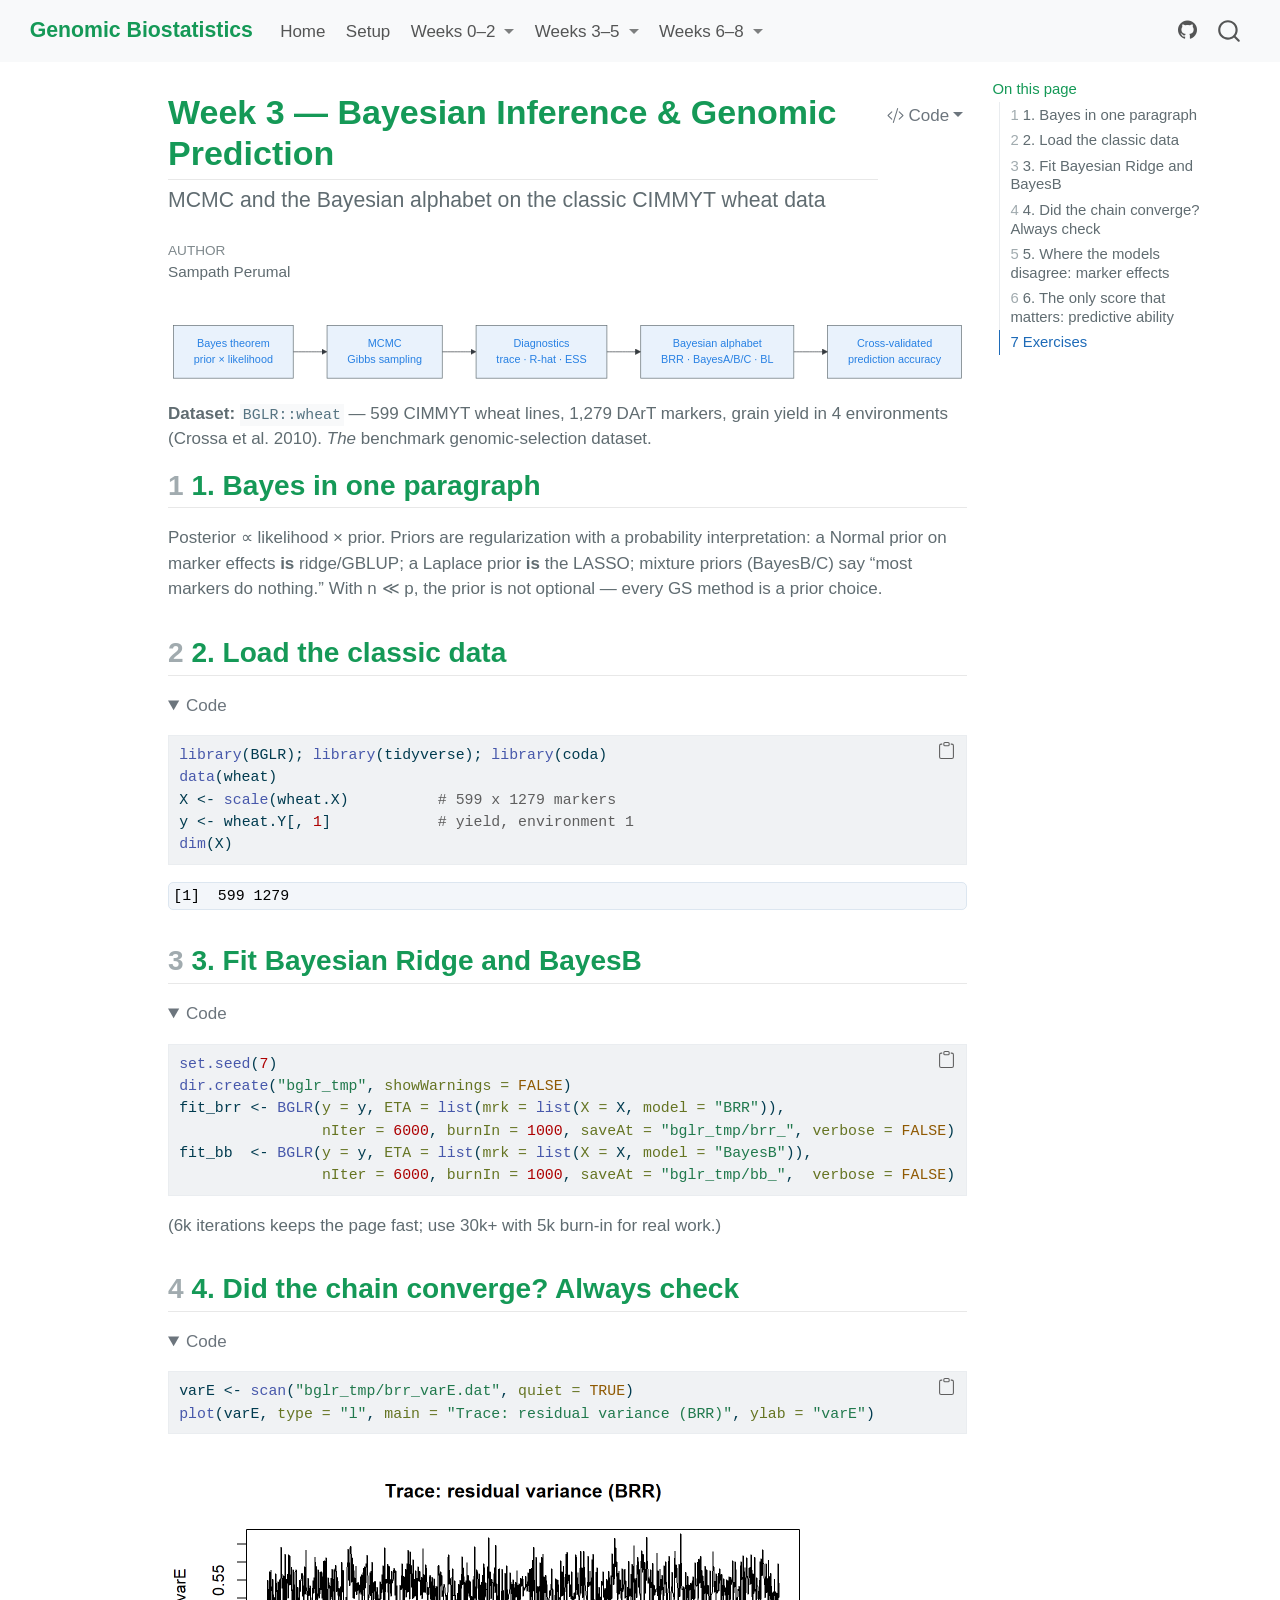
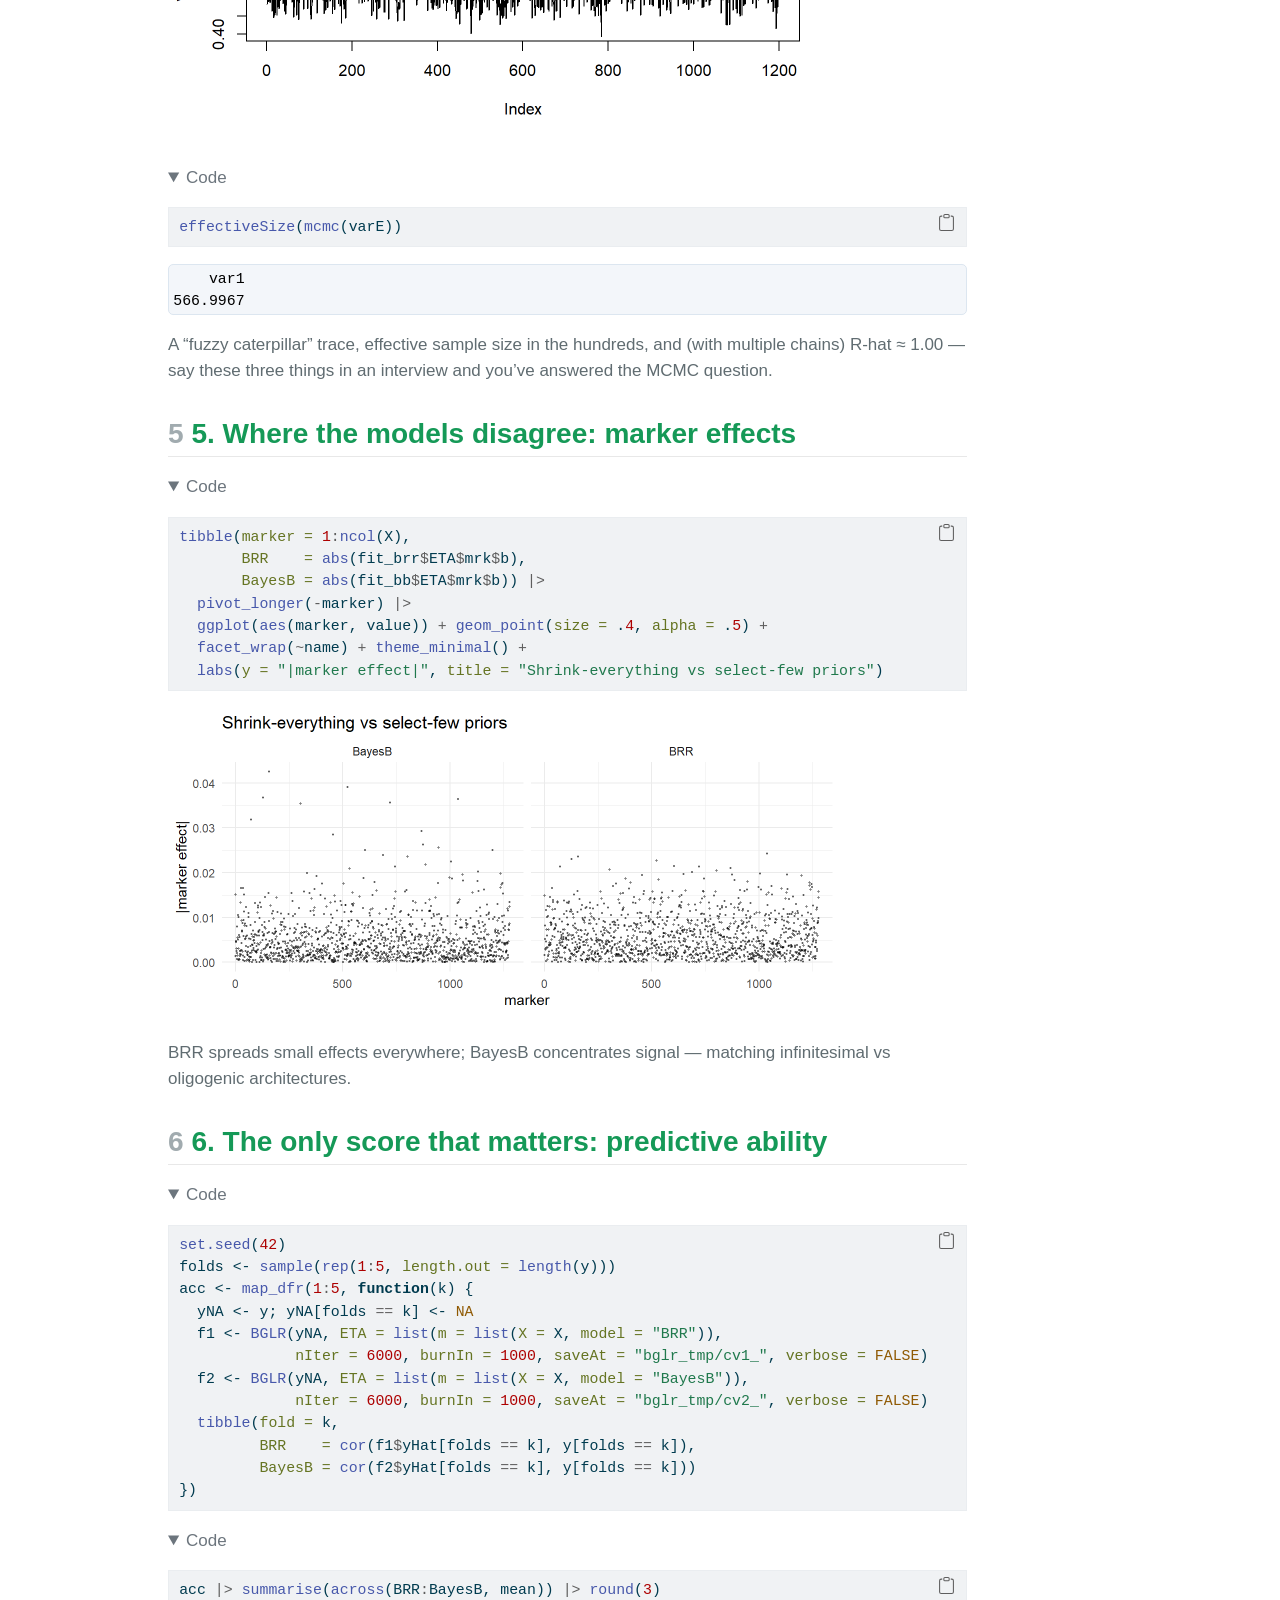
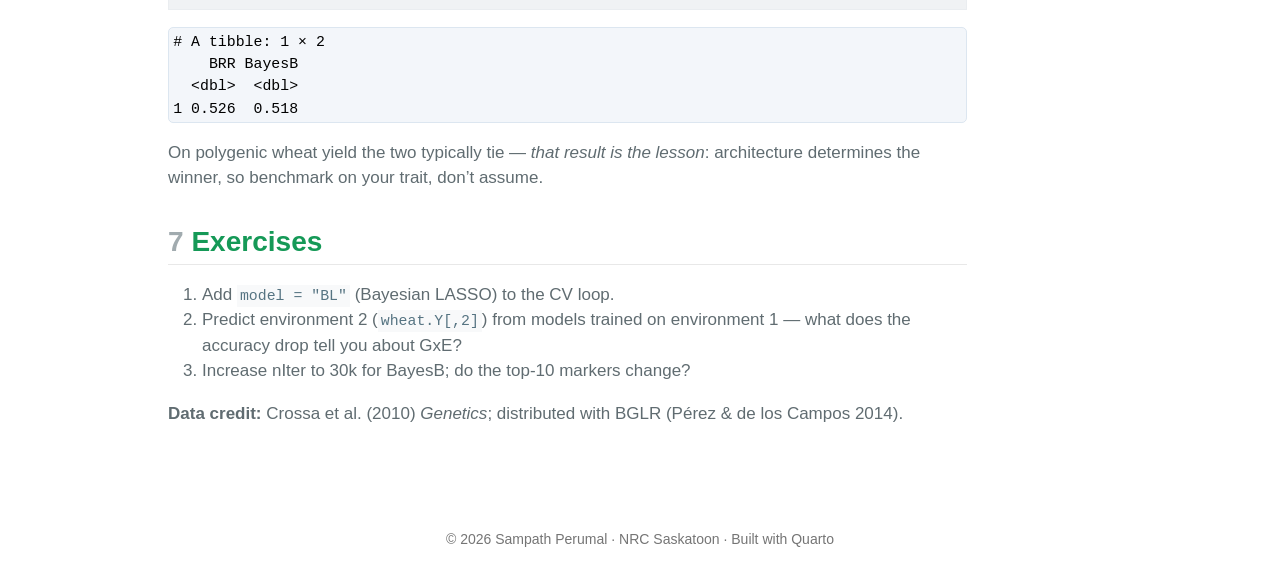
<file: weeks/week3-bayesian.html>
<!DOCTYPE html>
<html xmlns="http://www.w3.org/1999/xhtml" lang="en" xml:lang="en"><head>

<meta charset="utf-8">
<meta name="generator" content="quarto-1.7.32">

<meta name="viewport" content="width=device-width, initial-scale=1.0, user-scalable=yes">

<meta name="author" content="Sampath Perumal">

<title>Week 3 — Bayesian Inference &amp; Genomic Prediction – Genomic Biostatistics</title>
<style>
code{white-space: pre-wrap;}
span.smallcaps{font-variant: small-caps;}
div.columns{display: flex; gap: min(4vw, 1.5em);}
div.column{flex: auto; overflow-x: auto;}
div.hanging-indent{margin-left: 1.5em; text-indent: -1.5em;}
ul.task-list{list-style: none;}
ul.task-list li input[type="checkbox"] {
  width: 0.8em;
  margin: 0 0.8em 0.2em -1em; /* quarto-specific, see https://github.com/quarto-dev/quarto-cli/issues/4556 */ 
  vertical-align: middle;
}
/* CSS for syntax highlighting */
html { -webkit-text-size-adjust: 100%; }
pre > code.sourceCode { white-space: pre; position: relative; }
pre > code.sourceCode > span { display: inline-block; line-height: 1.25; }
pre > code.sourceCode > span:empty { height: 1.2em; }
.sourceCode { overflow: visible; }
code.sourceCode > span { color: inherit; text-decoration: inherit; }
div.sourceCode { margin: 1em 0; }
pre.sourceCode { margin: 0; }
@media screen {
div.sourceCode { overflow: auto; }
}
@media print {
pre > code.sourceCode { white-space: pre-wrap; }
pre > code.sourceCode > span { text-indent: -5em; padding-left: 5em; }
}
pre.numberSource code
  { counter-reset: source-line 0; }
pre.numberSource code > span
  { position: relative; left: -4em; counter-increment: source-line; }
pre.numberSource code > span > a:first-child::before
  { content: counter(source-line);
    position: relative; left: -1em; text-align: right; vertical-align: baseline;
    border: none; display: inline-block;
    -webkit-touch-callout: none; -webkit-user-select: none;
    -khtml-user-select: none; -moz-user-select: none;
    -ms-user-select: none; user-select: none;
    padding: 0 4px; width: 4em;
  }
pre.numberSource { margin-left: 3em;  padding-left: 4px; }
div.sourceCode
  {   }
@media screen {
pre > code.sourceCode > span > a:first-child::before { text-decoration: underline; }
}
</style>


<script src="../site_libs/quarto-nav/quarto-nav.js"></script>
<script src="../site_libs/quarto-nav/headroom.min.js"></script>
<script src="../site_libs/clipboard/clipboard.min.js"></script>
<script src="../site_libs/quarto-search/autocomplete.umd.js"></script>
<script src="../site_libs/quarto-search/fuse.min.js"></script>
<script src="../site_libs/quarto-search/quarto-search.js"></script>
<meta name="quarto:offset" content="../">
<script src="../site_libs/quarto-html/quarto.js" type="module"></script>
<script src="../site_libs/quarto-html/tabsets/tabsets.js" type="module"></script>
<script src="../site_libs/quarto-html/popper.min.js"></script>
<script src="../site_libs/quarto-html/tippy.umd.min.js"></script>
<script src="../site_libs/quarto-html/anchor.min.js"></script>
<link href="../site_libs/quarto-html/tippy.css" rel="stylesheet">
<link href="../site_libs/quarto-html/quarto-syntax-highlighting-37eea08aefeeee20ff55810ff984fec1.css" rel="stylesheet" id="quarto-text-highlighting-styles">
<script src="../site_libs/bootstrap/bootstrap.min.js"></script>
<link href="../site_libs/bootstrap/bootstrap-icons.css" rel="stylesheet">
<link href="../site_libs/bootstrap/bootstrap-1db537fb3bcd8f11fad3b5bfa09a4cac.min.css" rel="stylesheet" append-hash="true" id="quarto-bootstrap" data-mode="light">
<script id="quarto-search-options" type="application/json">{
  "location": "navbar",
  "copy-button": false,
  "collapse-after": 3,
  "panel-placement": "end",
  "type": "overlay",
  "limit": 50,
  "keyboard-shortcut": [
    "f",
    "/",
    "s"
  ],
  "show-item-context": false,
  "language": {
    "search-no-results-text": "No results",
    "search-matching-documents-text": "matching documents",
    "search-copy-link-title": "Copy link to search",
    "search-hide-matches-text": "Hide additional matches",
    "search-more-match-text": "more match in this document",
    "search-more-matches-text": "more matches in this document",
    "search-clear-button-title": "Clear",
    "search-text-placeholder": "",
    "search-detached-cancel-button-title": "Cancel",
    "search-submit-button-title": "Submit",
    "search-label": "Search"
  }
}</script>
<script src="../site_libs/quarto-diagram/mermaid.min.js"></script>
<script src="../site_libs/quarto-diagram/mermaid-init.js"></script>
<link href="../site_libs/quarto-diagram/mermaid.css" rel="stylesheet">


</head>

<body class="nav-fixed quarto-light">

<div id="quarto-search-results"></div>
  <header id="quarto-header" class="headroom fixed-top">
    <nav class="navbar navbar-expand-lg " data-bs-theme="dark">
      <div class="navbar-container container-fluid">
      <div class="navbar-brand-container mx-auto">
    <a class="navbar-brand" href="../index.html">
    <span class="navbar-title">Genomic Biostatistics</span>
    </a>
  </div>
            <div id="quarto-search" class="" title="Search"></div>
          <button class="navbar-toggler" type="button" data-bs-toggle="collapse" data-bs-target="#navbarCollapse" aria-controls="navbarCollapse" role="menu" aria-expanded="false" aria-label="Toggle navigation" onclick="if (window.quartoToggleHeadroom) { window.quartoToggleHeadroom(); }">
  <span class="navbar-toggler-icon"></span>
</button>
          <div class="collapse navbar-collapse" id="navbarCollapse">
            <ul class="navbar-nav navbar-nav-scroll me-auto">
  <li class="nav-item">
    <a class="nav-link" href="../index.html"> 
<span class="menu-text">Home</span></a>
  </li>  
  <li class="nav-item">
    <a class="nav-link" href="../setup.html"> 
<span class="menu-text">Setup</span></a>
  </li>  
  <li class="nav-item dropdown ">
    <a class="nav-link dropdown-toggle" href="#" id="nav-menu-weeks-0–2" role="link" data-bs-toggle="dropdown" aria-expanded="false">
 <span class="menu-text">Weeks 0–2</span>
    </a>
    <ul class="dropdown-menu" aria-labelledby="nav-menu-weeks-0–2">    
        <li>
    <a class="dropdown-item" href="../weeks/week0a-biostats-primer.html">
 <span class="dropdown-text">Week 0a — Biostatistics Primer</span></a>
  </li>  
        <li>
    <a class="dropdown-item" href="../weeks/week0b-r-essentials.html">
 <span class="dropdown-text">Week 0b — R Essentials</span></a>
  </li>  
        <li>
    <a class="dropdown-item" href="../weeks/week0c-other-languages.html">
 <span class="dropdown-text">Week 0c — Python, Bash, and SQL</span></a>
  </li>  
        <li>
    <a class="dropdown-item" href="../weeks/week1-mixed-models.html">
 <span class="dropdown-text">Week 1 — Linear &amp; Mixed Models</span></a>
  </li>  
        <li>
    <a class="dropdown-item" href="../weeks/week2-multivariate.html">
 <span class="dropdown-text">Week 2 — Multivariate Statistics &amp; Dimension Reduction</span></a>
  </li>  
    </ul>
  </li>
  <li class="nav-item dropdown ">
    <a class="nav-link dropdown-toggle" href="#" id="nav-menu-weeks-3–5" role="link" data-bs-toggle="dropdown" aria-expanded="false">
 <span class="menu-text">Weeks 3–5</span>
    </a>
    <ul class="dropdown-menu" aria-labelledby="nav-menu-weeks-3–5">    
        <li>
    <a class="dropdown-item" href="../weeks/week3-bayesian.html">
 <span class="dropdown-text">Week 3 — Bayesian Inference &amp; Genomic Prediction</span></a>
  </li>  
        <li>
    <a class="dropdown-item" href="../weeks/week4-machine-learning.html">
 <span class="dropdown-text">Week 4 — Machine Learning for Genomic Prediction</span></a>
  </li>  
        <li>
    <a class="dropdown-item" href="../weeks/week5-multiomics.html">
 <span class="dropdown-text">Week 5 — RNA-seq &amp; Multi-Omics Integration</span></a>
  </li>  
    </ul>
  </li>
  <li class="nav-item dropdown ">
    <a class="nav-link dropdown-toggle" href="#" id="nav-menu-weeks-6–8" role="link" data-bs-toggle="dropdown" aria-expanded="false">
 <span class="menu-text">Weeks 6–8</span>
    </a>
    <ul class="dropdown-menu" aria-labelledby="nav-menu-weeks-6–8">    
        <li>
    <a class="dropdown-item" href="../weeks/week6-shiny-apps.html">
 <span class="dropdown-text">Week 6 — Interactive Web Applications with Shiny</span></a>
  </li>  
        <li>
    <a class="dropdown-item" href="../weeks/week7-databases-apis.html">
 <span class="dropdown-text">Week 7 — Databases &amp; APIs for Breeding Data</span></a>
  </li>  
        <li>
    <a class="dropdown-item" href="../weeks/week8-hpc-pipelines.html">
 <span class="dropdown-text">Week 8 — HPC &amp; Reproducible Pipelines</span></a>
  </li>  
    </ul>
  </li>
</ul>
            <ul class="navbar-nav navbar-nav-scroll ms-auto">
  <li class="nav-item compact">
    <a class="nav-link" href="https://github.com/sampathperumal/genomic-biostats-course"> <i class="bi bi-github" role="img">
</i> 
<span class="menu-text"></span></a>
  </li>  
</ul>
          </div> <!-- /navcollapse -->
            <div class="quarto-navbar-tools">
</div>
      </div> <!-- /container-fluid -->
    </nav>
</header>
<!-- content -->
<div id="quarto-content" class="quarto-container page-columns page-rows-contents page-layout-article page-navbar">
<!-- sidebar -->
<!-- margin-sidebar -->
    <div id="quarto-margin-sidebar" class="sidebar margin-sidebar">
        <nav id="TOC" role="doc-toc" class="toc-active">
    <h2 id="toc-title">On this page</h2>
   
  <ul>
  <li><a href="#bayes-in-one-paragraph" id="toc-bayes-in-one-paragraph" class="nav-link active" data-scroll-target="#bayes-in-one-paragraph"><span class="header-section-number">1</span> 1. Bayes in one paragraph</a></li>
  <li><a href="#load-the-classic-data" id="toc-load-the-classic-data" class="nav-link" data-scroll-target="#load-the-classic-data"><span class="header-section-number">2</span> 2. Load the classic data</a></li>
  <li><a href="#fit-bayesian-ridge-and-bayesb" id="toc-fit-bayesian-ridge-and-bayesb" class="nav-link" data-scroll-target="#fit-bayesian-ridge-and-bayesb"><span class="header-section-number">3</span> 3. Fit Bayesian Ridge and BayesB</a></li>
  <li><a href="#did-the-chain-converge-always-check" id="toc-did-the-chain-converge-always-check" class="nav-link" data-scroll-target="#did-the-chain-converge-always-check"><span class="header-section-number">4</span> 4. Did the chain converge? Always check</a></li>
  <li><a href="#where-the-models-disagree-marker-effects" id="toc-where-the-models-disagree-marker-effects" class="nav-link" data-scroll-target="#where-the-models-disagree-marker-effects"><span class="header-section-number">5</span> 5. Where the models disagree: marker effects</a></li>
  <li><a href="#the-only-score-that-matters-predictive-ability" id="toc-the-only-score-that-matters-predictive-ability" class="nav-link" data-scroll-target="#the-only-score-that-matters-predictive-ability"><span class="header-section-number">6</span> 6. The only score that matters: predictive ability</a></li>
  <li><a href="#exercises" id="toc-exercises" class="nav-link" data-scroll-target="#exercises"><span class="header-section-number">7</span> Exercises</a></li>
  </ul>
</nav>
    </div>
<!-- main -->
<main class="content" id="quarto-document-content">

<header id="title-block-header" class="quarto-title-block default">
<div class="quarto-title">
<div class="quarto-title-block"><div><h1 class="title">Week 3 — Bayesian Inference &amp; Genomic Prediction</h1><button type="button" class="btn code-tools-button dropdown-toggle" id="quarto-code-tools-menu" data-bs-toggle="dropdown" aria-expanded="false"><i class="bi"></i> Code</button><ul class="dropdown-menu dropdown-menu-end" aria-labelelledby="quarto-code-tools-menu"><li><a id="quarto-show-all-code" class="dropdown-item" href="javascript:void(0)" role="button">Show All Code</a></li><li><a id="quarto-hide-all-code" class="dropdown-item" href="javascript:void(0)" role="button">Hide All Code</a></li><li><hr class="dropdown-divider"></li><li><a id="quarto-view-source" class="dropdown-item" href="javascript:void(0)" role="button">View Source</a></li></ul></div></div>
<p class="subtitle lead">MCMC and the Bayesian alphabet on the classic CIMMYT wheat data</p>
</div>



<div class="quarto-title-meta">

    <div>
    <div class="quarto-title-meta-heading">Author</div>
    <div class="quarto-title-meta-contents">
             <p>Sampath Perumal </p>
          </div>
  </div>
    
  
    
  </div>
  


</header>


<div class="cell" data-layout-align="default">
<div class="cell-output-display">
<div>
<p></p><figure class="figure"><p></p>
<div>
<pre class="mermaid mermaid-js">flowchart LR
    A[Bayes theorem&lt;br/&gt;prior × likelihood] --&gt; B[MCMC&lt;br/&gt;Gibbs sampling]
    B --&gt; C[Diagnostics&lt;br/&gt;trace · R-hat · ESS]
    C --&gt; D[Bayesian alphabet&lt;br/&gt;BRR · BayesA/B/C · BL]
    D --&gt; E[Cross-validated&lt;br/&gt;prediction accuracy]
</pre>
</div>
<p></p></figure><p></p>
</div>
</div>
</div>
<p><strong>Dataset:</strong> <code>BGLR::wheat</code> — 599 CIMMYT wheat lines, 1,279 DArT markers, grain yield in 4 environments (Crossa et al.&nbsp;2010). <em>The</em> benchmark genomic-selection dataset.</p>
<section id="bayes-in-one-paragraph" class="level2" data-number="1">
<h2 data-number="1" class="anchored" data-anchor-id="bayes-in-one-paragraph"><span class="header-section-number">1</span> 1. Bayes in one paragraph</h2>
<p>Posterior ∝ likelihood × prior. Priors are regularization with a probability interpretation: a Normal prior on marker effects <strong>is</strong> ridge/GBLUP; a Laplace prior <strong>is</strong> the LASSO; mixture priors (BayesB/C) say “most markers do nothing.” With n ≪ p, the prior is not optional — every GS method is a prior choice.</p>
</section>
<section id="load-the-classic-data" class="level2" data-number="2">
<h2 data-number="2" class="anchored" data-anchor-id="load-the-classic-data"><span class="header-section-number">2</span> 2. Load the classic data</h2>
<div class="cell">
<details open="" class="code-fold">
<summary>Code</summary>
<div class="sourceCode cell-code" id="cb1"><pre class="sourceCode r code-with-copy"><code class="sourceCode r"><span id="cb1-1"><a href="#cb1-1" aria-hidden="true" tabindex="-1"></a><span class="fu">library</span>(BGLR); <span class="fu">library</span>(tidyverse); <span class="fu">library</span>(coda)</span>
<span id="cb1-2"><a href="#cb1-2" aria-hidden="true" tabindex="-1"></a><span class="fu">data</span>(wheat)</span>
<span id="cb1-3"><a href="#cb1-3" aria-hidden="true" tabindex="-1"></a>X <span class="ot">&lt;-</span> <span class="fu">scale</span>(wheat.X)          <span class="co"># 599 x 1279 markers</span></span>
<span id="cb1-4"><a href="#cb1-4" aria-hidden="true" tabindex="-1"></a>y <span class="ot">&lt;-</span> wheat.Y[, <span class="dv">1</span>]            <span class="co"># yield, environment 1</span></span>
<span id="cb1-5"><a href="#cb1-5" aria-hidden="true" tabindex="-1"></a><span class="fu">dim</span>(X)</span></code><button title="Copy to Clipboard" class="code-copy-button"><i class="bi"></i></button></pre></div>
</details>
<div class="cell-output cell-output-stdout">
<pre><code>[1]  599 1279</code></pre>
</div>
</div>
</section>
<section id="fit-bayesian-ridge-and-bayesb" class="level2" data-number="3">
<h2 data-number="3" class="anchored" data-anchor-id="fit-bayesian-ridge-and-bayesb"><span class="header-section-number">3</span> 3. Fit Bayesian Ridge and BayesB</h2>
<div class="cell">
<details open="" class="code-fold">
<summary>Code</summary>
<div class="sourceCode cell-code" id="cb3"><pre class="sourceCode r code-with-copy"><code class="sourceCode r"><span id="cb3-1"><a href="#cb3-1" aria-hidden="true" tabindex="-1"></a><span class="fu">set.seed</span>(<span class="dv">7</span>)</span>
<span id="cb3-2"><a href="#cb3-2" aria-hidden="true" tabindex="-1"></a><span class="fu">dir.create</span>(<span class="st">"bglr_tmp"</span>, <span class="at">showWarnings =</span> <span class="cn">FALSE</span>)</span>
<span id="cb3-3"><a href="#cb3-3" aria-hidden="true" tabindex="-1"></a>fit_brr <span class="ot">&lt;-</span> <span class="fu">BGLR</span>(<span class="at">y =</span> y, <span class="at">ETA =</span> <span class="fu">list</span>(<span class="at">mrk =</span> <span class="fu">list</span>(<span class="at">X =</span> X, <span class="at">model =</span> <span class="st">"BRR"</span>)),</span>
<span id="cb3-4"><a href="#cb3-4" aria-hidden="true" tabindex="-1"></a>                <span class="at">nIter =</span> <span class="dv">6000</span>, <span class="at">burnIn =</span> <span class="dv">1000</span>, <span class="at">saveAt =</span> <span class="st">"bglr_tmp/brr_"</span>, <span class="at">verbose =</span> <span class="cn">FALSE</span>)</span>
<span id="cb3-5"><a href="#cb3-5" aria-hidden="true" tabindex="-1"></a>fit_bb  <span class="ot">&lt;-</span> <span class="fu">BGLR</span>(<span class="at">y =</span> y, <span class="at">ETA =</span> <span class="fu">list</span>(<span class="at">mrk =</span> <span class="fu">list</span>(<span class="at">X =</span> X, <span class="at">model =</span> <span class="st">"BayesB"</span>)),</span>
<span id="cb3-6"><a href="#cb3-6" aria-hidden="true" tabindex="-1"></a>                <span class="at">nIter =</span> <span class="dv">6000</span>, <span class="at">burnIn =</span> <span class="dv">1000</span>, <span class="at">saveAt =</span> <span class="st">"bglr_tmp/bb_"</span>,  <span class="at">verbose =</span> <span class="cn">FALSE</span>)</span></code><button title="Copy to Clipboard" class="code-copy-button"><i class="bi"></i></button></pre></div>
</details>
</div>
<p>(6k iterations keeps the page fast; use 30k+ with 5k burn-in for real work.)</p>
</section>
<section id="did-the-chain-converge-always-check" class="level2" data-number="4">
<h2 data-number="4" class="anchored" data-anchor-id="did-the-chain-converge-always-check"><span class="header-section-number">4</span> 4. Did the chain converge? Always check</h2>
<div class="cell">
<details open="" class="code-fold">
<summary>Code</summary>
<div class="sourceCode cell-code" id="cb4"><pre class="sourceCode r code-with-copy"><code class="sourceCode r"><span id="cb4-1"><a href="#cb4-1" aria-hidden="true" tabindex="-1"></a>varE <span class="ot">&lt;-</span> <span class="fu">scan</span>(<span class="st">"bglr_tmp/brr_varE.dat"</span>, <span class="at">quiet =</span> <span class="cn">TRUE</span>)</span>
<span id="cb4-2"><a href="#cb4-2" aria-hidden="true" tabindex="-1"></a><span class="fu">plot</span>(varE, <span class="at">type =</span> <span class="st">"l"</span>, <span class="at">main =</span> <span class="st">"Trace: residual variance (BRR)"</span>, <span class="at">ylab =</span> <span class="st">"varE"</span>)</span></code><button title="Copy to Clipboard" class="code-copy-button"><i class="bi"></i></button></pre></div>
</details>
<div class="cell-output-display">
<div>
<figure class="figure">
<p><img src="week3-bayesian_files/figure-html/unnamed-chunk-4-1.png" class="img-fluid figure-img" width="672"></p>
</figure>
</div>
</div>
<details open="" class="code-fold">
<summary>Code</summary>
<div class="sourceCode cell-code" id="cb5"><pre class="sourceCode r code-with-copy"><code class="sourceCode r"><span id="cb5-1"><a href="#cb5-1" aria-hidden="true" tabindex="-1"></a><span class="fu">effectiveSize</span>(<span class="fu">mcmc</span>(varE))</span></code><button title="Copy to Clipboard" class="code-copy-button"><i class="bi"></i></button></pre></div>
</details>
<div class="cell-output cell-output-stdout">
<pre><code>    var1 
566.9967 </code></pre>
</div>
</div>
<p>A “fuzzy caterpillar” trace, effective sample size in the hundreds, and (with multiple chains) R-hat ≈ 1.00 — say these three things in an interview and you’ve answered the MCMC question.</p>
</section>
<section id="where-the-models-disagree-marker-effects" class="level2" data-number="5">
<h2 data-number="5" class="anchored" data-anchor-id="where-the-models-disagree-marker-effects"><span class="header-section-number">5</span> 5. Where the models disagree: marker effects</h2>
<div class="cell">
<details open="" class="code-fold">
<summary>Code</summary>
<div class="sourceCode cell-code" id="cb7"><pre class="sourceCode r code-with-copy"><code class="sourceCode r"><span id="cb7-1"><a href="#cb7-1" aria-hidden="true" tabindex="-1"></a><span class="fu">tibble</span>(<span class="at">marker =</span> <span class="dv">1</span><span class="sc">:</span><span class="fu">ncol</span>(X),</span>
<span id="cb7-2"><a href="#cb7-2" aria-hidden="true" tabindex="-1"></a>       <span class="at">BRR    =</span> <span class="fu">abs</span>(fit_brr<span class="sc">$</span>ETA<span class="sc">$</span>mrk<span class="sc">$</span>b),</span>
<span id="cb7-3"><a href="#cb7-3" aria-hidden="true" tabindex="-1"></a>       <span class="at">BayesB =</span> <span class="fu">abs</span>(fit_bb<span class="sc">$</span>ETA<span class="sc">$</span>mrk<span class="sc">$</span>b)) <span class="sc">|&gt;</span></span>
<span id="cb7-4"><a href="#cb7-4" aria-hidden="true" tabindex="-1"></a>  <span class="fu">pivot_longer</span>(<span class="sc">-</span>marker) <span class="sc">|&gt;</span></span>
<span id="cb7-5"><a href="#cb7-5" aria-hidden="true" tabindex="-1"></a>  <span class="fu">ggplot</span>(<span class="fu">aes</span>(marker, value)) <span class="sc">+</span> <span class="fu">geom_point</span>(<span class="at">size =</span> .<span class="dv">4</span>, <span class="at">alpha =</span> .<span class="dv">5</span>) <span class="sc">+</span></span>
<span id="cb7-6"><a href="#cb7-6" aria-hidden="true" tabindex="-1"></a>  <span class="fu">facet_wrap</span>(<span class="sc">~</span>name) <span class="sc">+</span> <span class="fu">theme_minimal</span>() <span class="sc">+</span></span>
<span id="cb7-7"><a href="#cb7-7" aria-hidden="true" tabindex="-1"></a>  <span class="fu">labs</span>(<span class="at">y =</span> <span class="st">"|marker effect|"</span>, <span class="at">title =</span> <span class="st">"Shrink-everything vs select-few priors"</span>)</span></code><button title="Copy to Clipboard" class="code-copy-button"><i class="bi"></i></button></pre></div>
</details>
<div class="cell-output-display">
<div>
<figure class="figure">
<p><img src="week3-bayesian_files/figure-html/unnamed-chunk-5-1.png" class="img-fluid figure-img" width="672"></p>
</figure>
</div>
</div>
</div>
<p>BRR spreads small effects everywhere; BayesB concentrates signal — matching infinitesimal vs oligogenic architectures.</p>
</section>
<section id="the-only-score-that-matters-predictive-ability" class="level2" data-number="6">
<h2 data-number="6" class="anchored" data-anchor-id="the-only-score-that-matters-predictive-ability"><span class="header-section-number">6</span> 6. The only score that matters: predictive ability</h2>
<div class="cell">
<details open="" class="code-fold">
<summary>Code</summary>
<div class="sourceCode cell-code" id="cb8"><pre class="sourceCode r code-with-copy"><code class="sourceCode r"><span id="cb8-1"><a href="#cb8-1" aria-hidden="true" tabindex="-1"></a><span class="fu">set.seed</span>(<span class="dv">42</span>)</span>
<span id="cb8-2"><a href="#cb8-2" aria-hidden="true" tabindex="-1"></a>folds <span class="ot">&lt;-</span> <span class="fu">sample</span>(<span class="fu">rep</span>(<span class="dv">1</span><span class="sc">:</span><span class="dv">5</span>, <span class="at">length.out =</span> <span class="fu">length</span>(y)))</span>
<span id="cb8-3"><a href="#cb8-3" aria-hidden="true" tabindex="-1"></a>acc <span class="ot">&lt;-</span> <span class="fu">map_dfr</span>(<span class="dv">1</span><span class="sc">:</span><span class="dv">5</span>, <span class="cf">function</span>(k) {</span>
<span id="cb8-4"><a href="#cb8-4" aria-hidden="true" tabindex="-1"></a>  yNA <span class="ot">&lt;-</span> y; yNA[folds <span class="sc">==</span> k] <span class="ot">&lt;-</span> <span class="cn">NA</span></span>
<span id="cb8-5"><a href="#cb8-5" aria-hidden="true" tabindex="-1"></a>  f1 <span class="ot">&lt;-</span> <span class="fu">BGLR</span>(yNA, <span class="at">ETA =</span> <span class="fu">list</span>(<span class="at">m =</span> <span class="fu">list</span>(<span class="at">X =</span> X, <span class="at">model =</span> <span class="st">"BRR"</span>)),</span>
<span id="cb8-6"><a href="#cb8-6" aria-hidden="true" tabindex="-1"></a>             <span class="at">nIter =</span> <span class="dv">6000</span>, <span class="at">burnIn =</span> <span class="dv">1000</span>, <span class="at">saveAt =</span> <span class="st">"bglr_tmp/cv1_"</span>, <span class="at">verbose =</span> <span class="cn">FALSE</span>)</span>
<span id="cb8-7"><a href="#cb8-7" aria-hidden="true" tabindex="-1"></a>  f2 <span class="ot">&lt;-</span> <span class="fu">BGLR</span>(yNA, <span class="at">ETA =</span> <span class="fu">list</span>(<span class="at">m =</span> <span class="fu">list</span>(<span class="at">X =</span> X, <span class="at">model =</span> <span class="st">"BayesB"</span>)),</span>
<span id="cb8-8"><a href="#cb8-8" aria-hidden="true" tabindex="-1"></a>             <span class="at">nIter =</span> <span class="dv">6000</span>, <span class="at">burnIn =</span> <span class="dv">1000</span>, <span class="at">saveAt =</span> <span class="st">"bglr_tmp/cv2_"</span>, <span class="at">verbose =</span> <span class="cn">FALSE</span>)</span>
<span id="cb8-9"><a href="#cb8-9" aria-hidden="true" tabindex="-1"></a>  <span class="fu">tibble</span>(<span class="at">fold =</span> k,</span>
<span id="cb8-10"><a href="#cb8-10" aria-hidden="true" tabindex="-1"></a>         <span class="at">BRR    =</span> <span class="fu">cor</span>(f1<span class="sc">$</span>yHat[folds <span class="sc">==</span> k], y[folds <span class="sc">==</span> k]),</span>
<span id="cb8-11"><a href="#cb8-11" aria-hidden="true" tabindex="-1"></a>         <span class="at">BayesB =</span> <span class="fu">cor</span>(f2<span class="sc">$</span>yHat[folds <span class="sc">==</span> k], y[folds <span class="sc">==</span> k]))</span>
<span id="cb8-12"><a href="#cb8-12" aria-hidden="true" tabindex="-1"></a>})</span></code><button title="Copy to Clipboard" class="code-copy-button"><i class="bi"></i></button></pre></div>
</details>
</div>
<div class="cell">
<details open="" class="code-fold">
<summary>Code</summary>
<div class="sourceCode cell-code" id="cb9"><pre class="sourceCode r code-with-copy"><code class="sourceCode r"><span id="cb9-1"><a href="#cb9-1" aria-hidden="true" tabindex="-1"></a>acc <span class="sc">|&gt;</span> <span class="fu">summarise</span>(<span class="fu">across</span>(BRR<span class="sc">:</span>BayesB, mean)) <span class="sc">|&gt;</span> <span class="fu">round</span>(<span class="dv">3</span>)</span></code><button title="Copy to Clipboard" class="code-copy-button"><i class="bi"></i></button></pre></div>
</details>
<div class="cell-output cell-output-stdout">
<pre><code># A tibble: 1 × 2
    BRR BayesB
  &lt;dbl&gt;  &lt;dbl&gt;
1 0.526  0.518</code></pre>
</div>
</div>
<p>On polygenic wheat yield the two typically tie — <em>that result is the lesson</em>: architecture determines the winner, so benchmark on your trait, don’t assume.</p>
</section>
<section id="exercises" class="level2" data-number="7">
<h2 data-number="7" class="anchored" data-anchor-id="exercises"><span class="header-section-number">7</span> Exercises</h2>
<ol type="1">
<li>Add <code>model = "BL"</code> (Bayesian LASSO) to the CV loop.</li>
<li>Predict environment 2 (<code>wheat.Y[,2]</code>) from models trained on environment 1 — what does the accuracy drop tell you about GxE?</li>
<li>Increase nIter to 30k for BayesB; do the top-10 markers change?</li>
</ol>
<p><strong>Data credit:</strong> Crossa et al.&nbsp;(2010) <em>Genetics</em>; distributed with BGLR (Pérez &amp; de los Campos 2014).</p>


<!-- -->

</section>

</main> <!-- /main -->
<script id="quarto-html-after-body" type="application/javascript">
  window.document.addEventListener("DOMContentLoaded", function (event) {
    const icon = "";
    const anchorJS = new window.AnchorJS();
    anchorJS.options = {
      placement: 'right',
      icon: icon
    };
    anchorJS.add('.anchored');
    const isCodeAnnotation = (el) => {
      for (const clz of el.classList) {
        if (clz.startsWith('code-annotation-')) {                     
          return true;
        }
      }
      return false;
    }
    const onCopySuccess = function(e) {
      // button target
      const button = e.trigger;
      // don't keep focus
      button.blur();
      // flash "checked"
      button.classList.add('code-copy-button-checked');
      var currentTitle = button.getAttribute("title");
      button.setAttribute("title", "Copied!");
      let tooltip;
      if (window.bootstrap) {
        button.setAttribute("data-bs-toggle", "tooltip");
        button.setAttribute("data-bs-placement", "left");
        button.setAttribute("data-bs-title", "Copied!");
        tooltip = new bootstrap.Tooltip(button, 
          { trigger: "manual", 
            customClass: "code-copy-button-tooltip",
            offset: [0, -8]});
        tooltip.show();    
      }
      setTimeout(function() {
        if (tooltip) {
          tooltip.hide();
          button.removeAttribute("data-bs-title");
          button.removeAttribute("data-bs-toggle");
          button.removeAttribute("data-bs-placement");
        }
        button.setAttribute("title", currentTitle);
        button.classList.remove('code-copy-button-checked');
      }, 1000);
      // clear code selection
      e.clearSelection();
    }
    const getTextToCopy = function(trigger) {
        const codeEl = trigger.previousElementSibling.cloneNode(true);
        for (const childEl of codeEl.children) {
          if (isCodeAnnotation(childEl)) {
            childEl.remove();
          }
        }
        return codeEl.innerText;
    }
    const clipboard = new window.ClipboardJS('.code-copy-button:not([data-in-quarto-modal])', {
      text: getTextToCopy
    });
    clipboard.on('success', onCopySuccess);
    if (window.document.getElementById('quarto-embedded-source-code-modal')) {
      const clipboardModal = new window.ClipboardJS('.code-copy-button[data-in-quarto-modal]', {
        text: getTextToCopy,
        container: window.document.getElementById('quarto-embedded-source-code-modal')
      });
      clipboardModal.on('success', onCopySuccess);
    }
    const viewSource = window.document.getElementById('quarto-view-source') ||
                       window.document.getElementById('quarto-code-tools-source');
    if (viewSource) {
      const sourceUrl = viewSource.getAttribute("data-quarto-source-url");
      viewSource.addEventListener("click", function(e) {
        if (sourceUrl) {
          // rstudio viewer pane
          if (/\bcapabilities=\b/.test(window.location)) {
            window.open(sourceUrl);
          } else {
            window.location.href = sourceUrl;
          }
        } else {
          const modal = new bootstrap.Modal(document.getElementById('quarto-embedded-source-code-modal'));
          modal.show();
        }
        return false;
      });
    }
    function toggleCodeHandler(show) {
      return function(e) {
        const detailsSrc = window.document.querySelectorAll(".cell > details > .sourceCode");
        for (let i=0; i<detailsSrc.length; i++) {
          const details = detailsSrc[i].parentElement;
          if (show) {
            details.open = true;
          } else {
            details.removeAttribute("open");
          }
        }
        const cellCodeDivs = window.document.querySelectorAll(".cell > .sourceCode");
        const fromCls = show ? "hidden" : "unhidden";
        const toCls = show ? "unhidden" : "hidden";
        for (let i=0; i<cellCodeDivs.length; i++) {
          const codeDiv = cellCodeDivs[i];
          if (codeDiv.classList.contains(fromCls)) {
            codeDiv.classList.remove(fromCls);
            codeDiv.classList.add(toCls);
          } 
        }
        return false;
      }
    }
    const hideAllCode = window.document.getElementById("quarto-hide-all-code");
    if (hideAllCode) {
      hideAllCode.addEventListener("click", toggleCodeHandler(false));
    }
    const showAllCode = window.document.getElementById("quarto-show-all-code");
    if (showAllCode) {
      showAllCode.addEventListener("click", toggleCodeHandler(true));
    }
      var localhostRegex = new RegExp(/^(?:http|https):\/\/localhost\:?[0-9]*\//);
      var mailtoRegex = new RegExp(/^mailto:/);
        var filterRegex = new RegExp("https:\/\/sampathperumal\.github\.io\/genomic-biostats-course");
      var isInternal = (href) => {
          return filterRegex.test(href) || localhostRegex.test(href) || mailtoRegex.test(href);
      }
      // Inspect non-navigation links and adorn them if external
     var links = window.document.querySelectorAll('a[href]:not(.nav-link):not(.navbar-brand):not(.toc-action):not(.sidebar-link):not(.sidebar-item-toggle):not(.pagination-link):not(.no-external):not([aria-hidden]):not(.dropdown-item):not(.quarto-navigation-tool):not(.about-link)');
      for (var i=0; i<links.length; i++) {
        const link = links[i];
        if (!isInternal(link.href)) {
          // undo the damage that might have been done by quarto-nav.js in the case of
          // links that we want to consider external
          if (link.dataset.originalHref !== undefined) {
            link.href = link.dataset.originalHref;
          }
        }
      }
    function tippyHover(el, contentFn, onTriggerFn, onUntriggerFn) {
      const config = {
        allowHTML: true,
        maxWidth: 500,
        delay: 100,
        arrow: false,
        appendTo: function(el) {
            return el.parentElement;
        },
        interactive: true,
        interactiveBorder: 10,
        theme: 'quarto',
        placement: 'bottom-start',
      };
      if (contentFn) {
        config.content = contentFn;
      }
      if (onTriggerFn) {
        config.onTrigger = onTriggerFn;
      }
      if (onUntriggerFn) {
        config.onUntrigger = onUntriggerFn;
      }
      window.tippy(el, config); 
    }
    const noterefs = window.document.querySelectorAll('a[role="doc-noteref"]');
    for (var i=0; i<noterefs.length; i++) {
      const ref = noterefs[i];
      tippyHover(ref, function() {
        // use id or data attribute instead here
        let href = ref.getAttribute('data-footnote-href') || ref.getAttribute('href');
        try { href = new URL(href).hash; } catch {}
        const id = href.replace(/^#\/?/, "");
        const note = window.document.getElementById(id);
        if (note) {
          return note.innerHTML;
        } else {
          return "";
        }
      });
    }
    const xrefs = window.document.querySelectorAll('a.quarto-xref');
    const processXRef = (id, note) => {
      // Strip column container classes
      const stripColumnClz = (el) => {
        el.classList.remove("page-full", "page-columns");
        if (el.children) {
          for (const child of el.children) {
            stripColumnClz(child);
          }
        }
      }
      stripColumnClz(note)
      if (id === null || id.startsWith('sec-')) {
        // Special case sections, only their first couple elements
        const container = document.createElement("div");
        if (note.children && note.children.length > 2) {
          container.appendChild(note.children[0].cloneNode(true));
          for (let i = 1; i < note.children.length; i++) {
            const child = note.children[i];
            if (child.tagName === "P" && child.innerText === "") {
              continue;
            } else {
              container.appendChild(child.cloneNode(true));
              break;
            }
          }
          if (window.Quarto?.typesetMath) {
            window.Quarto.typesetMath(container);
          }
          return container.innerHTML
        } else {
          if (window.Quarto?.typesetMath) {
            window.Quarto.typesetMath(note);
          }
          return note.innerHTML;
        }
      } else {
        // Remove any anchor links if they are present
        const anchorLink = note.querySelector('a.anchorjs-link');
        if (anchorLink) {
          anchorLink.remove();
        }
        if (window.Quarto?.typesetMath) {
          window.Quarto.typesetMath(note);
        }
        if (note.classList.contains("callout")) {
          return note.outerHTML;
        } else {
          return note.innerHTML;
        }
      }
    }
    for (var i=0; i<xrefs.length; i++) {
      const xref = xrefs[i];
      tippyHover(xref, undefined, function(instance) {
        instance.disable();
        let url = xref.getAttribute('href');
        let hash = undefined; 
        if (url.startsWith('#')) {
          hash = url;
        } else {
          try { hash = new URL(url).hash; } catch {}
        }
        if (hash) {
          const id = hash.replace(/^#\/?/, "");
          const note = window.document.getElementById(id);
          if (note !== null) {
            try {
              const html = processXRef(id, note.cloneNode(true));
              instance.setContent(html);
            } finally {
              instance.enable();
              instance.show();
            }
          } else {
            // See if we can fetch this
            fetch(url.split('#')[0])
            .then(res => res.text())
            .then(html => {
              const parser = new DOMParser();
              const htmlDoc = parser.parseFromString(html, "text/html");
              const note = htmlDoc.getElementById(id);
              if (note !== null) {
                const html = processXRef(id, note);
                instance.setContent(html);
              } 
            }).finally(() => {
              instance.enable();
              instance.show();
            });
          }
        } else {
          // See if we can fetch a full url (with no hash to target)
          // This is a special case and we should probably do some content thinning / targeting
          fetch(url)
          .then(res => res.text())
          .then(html => {
            const parser = new DOMParser();
            const htmlDoc = parser.parseFromString(html, "text/html");
            const note = htmlDoc.querySelector('main.content');
            if (note !== null) {
              // This should only happen for chapter cross references
              // (since there is no id in the URL)
              // remove the first header
              if (note.children.length > 0 && note.children[0].tagName === "HEADER") {
                note.children[0].remove();
              }
              const html = processXRef(null, note);
              instance.setContent(html);
            } 
          }).finally(() => {
            instance.enable();
            instance.show();
          });
        }
      }, function(instance) {
      });
    }
        let selectedAnnoteEl;
        const selectorForAnnotation = ( cell, annotation) => {
          let cellAttr = 'data-code-cell="' + cell + '"';
          let lineAttr = 'data-code-annotation="' +  annotation + '"';
          const selector = 'span[' + cellAttr + '][' + lineAttr + ']';
          return selector;
        }
        const selectCodeLines = (annoteEl) => {
          const doc = window.document;
          const targetCell = annoteEl.getAttribute("data-target-cell");
          const targetAnnotation = annoteEl.getAttribute("data-target-annotation");
          const annoteSpan = window.document.querySelector(selectorForAnnotation(targetCell, targetAnnotation));
          const lines = annoteSpan.getAttribute("data-code-lines").split(",");
          const lineIds = lines.map((line) => {
            return targetCell + "-" + line;
          })
          let top = null;
          let height = null;
          let parent = null;
          if (lineIds.length > 0) {
              //compute the position of the single el (top and bottom and make a div)
              const el = window.document.getElementById(lineIds[0]);
              top = el.offsetTop;
              height = el.offsetHeight;
              parent = el.parentElement.parentElement;
            if (lineIds.length > 1) {
              const lastEl = window.document.getElementById(lineIds[lineIds.length - 1]);
              const bottom = lastEl.offsetTop + lastEl.offsetHeight;
              height = bottom - top;
            }
            if (top !== null && height !== null && parent !== null) {
              // cook up a div (if necessary) and position it 
              let div = window.document.getElementById("code-annotation-line-highlight");
              if (div === null) {
                div = window.document.createElement("div");
                div.setAttribute("id", "code-annotation-line-highlight");
                div.style.position = 'absolute';
                parent.appendChild(div);
              }
              div.style.top = top - 2 + "px";
              div.style.height = height + 4 + "px";
              div.style.left = 0;
              let gutterDiv = window.document.getElementById("code-annotation-line-highlight-gutter");
              if (gutterDiv === null) {
                gutterDiv = window.document.createElement("div");
                gutterDiv.setAttribute("id", "code-annotation-line-highlight-gutter");
                gutterDiv.style.position = 'absolute';
                const codeCell = window.document.getElementById(targetCell);
                const gutter = codeCell.querySelector('.code-annotation-gutter');
                gutter.appendChild(gutterDiv);
              }
              gutterDiv.style.top = top - 2 + "px";
              gutterDiv.style.height = height + 4 + "px";
            }
            selectedAnnoteEl = annoteEl;
          }
        };
        const unselectCodeLines = () => {
          const elementsIds = ["code-annotation-line-highlight", "code-annotation-line-highlight-gutter"];
          elementsIds.forEach((elId) => {
            const div = window.document.getElementById(elId);
            if (div) {
              div.remove();
            }
          });
          selectedAnnoteEl = undefined;
        };
          // Handle positioning of the toggle
      window.addEventListener(
        "resize",
        throttle(() => {
          elRect = undefined;
          if (selectedAnnoteEl) {
            selectCodeLines(selectedAnnoteEl);
          }
        }, 10)
      );
      function throttle(fn, ms) {
      let throttle = false;
      let timer;
        return (...args) => {
          if(!throttle) { // first call gets through
              fn.apply(this, args);
              throttle = true;
          } else { // all the others get throttled
              if(timer) clearTimeout(timer); // cancel #2
              timer = setTimeout(() => {
                fn.apply(this, args);
                timer = throttle = false;
              }, ms);
          }
        };
      }
        // Attach click handler to the DT
        const annoteDls = window.document.querySelectorAll('dt[data-target-cell]');
        for (const annoteDlNode of annoteDls) {
          annoteDlNode.addEventListener('click', (event) => {
            const clickedEl = event.target;
            if (clickedEl !== selectedAnnoteEl) {
              unselectCodeLines();
              const activeEl = window.document.querySelector('dt[data-target-cell].code-annotation-active');
              if (activeEl) {
                activeEl.classList.remove('code-annotation-active');
              }
              selectCodeLines(clickedEl);
              clickedEl.classList.add('code-annotation-active');
            } else {
              // Unselect the line
              unselectCodeLines();
              clickedEl.classList.remove('code-annotation-active');
            }
          });
        }
    const findCites = (el) => {
      const parentEl = el.parentElement;
      if (parentEl) {
        const cites = parentEl.dataset.cites;
        if (cites) {
          return {
            el,
            cites: cites.split(' ')
          };
        } else {
          return findCites(el.parentElement)
        }
      } else {
        return undefined;
      }
    };
    var bibliorefs = window.document.querySelectorAll('a[role="doc-biblioref"]');
    for (var i=0; i<bibliorefs.length; i++) {
      const ref = bibliorefs[i];
      const citeInfo = findCites(ref);
      if (citeInfo) {
        tippyHover(citeInfo.el, function() {
          var popup = window.document.createElement('div');
          citeInfo.cites.forEach(function(cite) {
            var citeDiv = window.document.createElement('div');
            citeDiv.classList.add('hanging-indent');
            citeDiv.classList.add('csl-entry');
            var biblioDiv = window.document.getElementById('ref-' + cite);
            if (biblioDiv) {
              citeDiv.innerHTML = biblioDiv.innerHTML;
            }
            popup.appendChild(citeDiv);
          });
          return popup.innerHTML;
        });
      }
    }
  });
  </script><div class="modal fade" id="quarto-embedded-source-code-modal" tabindex="-1" aria-labelledby="quarto-embedded-source-code-modal-label" aria-hidden="true"><div class="modal-dialog modal-dialog-scrollable"><div class="modal-content"><div class="modal-header"><h5 class="modal-title" id="quarto-embedded-source-code-modal-label">Source Code</h5><button class="btn-close" data-bs-dismiss="modal"></button></div><div class="modal-body"><div class="">
<div class="sourceCode" id="cb11" data-shortcodes="false"><pre class="sourceCode markdown code-with-copy"><code class="sourceCode markdown"><span id="cb11-1"><a href="#cb11-1" aria-hidden="true" tabindex="-1"></a><span class="co">---</span></span>
<span id="cb11-2"><a href="#cb11-2" aria-hidden="true" tabindex="-1"></a><span class="an">title:</span><span class="co"> "Week 3 — Bayesian Inference &amp; Genomic Prediction"</span></span>
<span id="cb11-3"><a href="#cb11-3" aria-hidden="true" tabindex="-1"></a><span class="an">subtitle:</span><span class="co"> "MCMC and the Bayesian alphabet on the classic CIMMYT wheat data"</span></span>
<span id="cb11-4"><a href="#cb11-4" aria-hidden="true" tabindex="-1"></a><span class="co">---</span></span>
<span id="cb11-5"><a href="#cb11-5" aria-hidden="true" tabindex="-1"></a></span>
<span id="cb11-8"><a href="#cb11-8" aria-hidden="true" tabindex="-1"></a><span class="in">```{mermaid}</span></span>
<span id="cb11-9"><a href="#cb11-9" aria-hidden="true" tabindex="-1"></a>flowchart LR</span>
<span id="cb11-10"><a href="#cb11-10" aria-hidden="true" tabindex="-1"></a>    A[Bayes theorem&lt;br/&gt;prior × likelihood] --&gt; B[MCMC&lt;br/&gt;Gibbs sampling]</span>
<span id="cb11-11"><a href="#cb11-11" aria-hidden="true" tabindex="-1"></a>    B --&gt; C[Diagnostics&lt;br/&gt;trace · R-hat · ESS]</span>
<span id="cb11-12"><a href="#cb11-12" aria-hidden="true" tabindex="-1"></a>    C --&gt; D[Bayesian alphabet&lt;br/&gt;BRR · BayesA/B/C · BL]</span>
<span id="cb11-13"><a href="#cb11-13" aria-hidden="true" tabindex="-1"></a>    D --&gt; E[Cross-validated&lt;br/&gt;prediction accuracy]</span>
<span id="cb11-14"><a href="#cb11-14" aria-hidden="true" tabindex="-1"></a><span class="in">```</span></span>
<span id="cb11-15"><a href="#cb11-15" aria-hidden="true" tabindex="-1"></a></span>
<span id="cb11-16"><a href="#cb11-16" aria-hidden="true" tabindex="-1"></a>**Dataset:** <span class="in">`BGLR::wheat`</span> — 599 CIMMYT wheat lines, 1,279 DArT markers, grain yield in 4 environments (Crossa et al. 2010). *The* benchmark genomic-selection dataset.</span>
<span id="cb11-17"><a href="#cb11-17" aria-hidden="true" tabindex="-1"></a></span>
<span id="cb11-18"><a href="#cb11-18" aria-hidden="true" tabindex="-1"></a><span class="fu">## 1. Bayes in one paragraph</span></span>
<span id="cb11-19"><a href="#cb11-19" aria-hidden="true" tabindex="-1"></a></span>
<span id="cb11-20"><a href="#cb11-20" aria-hidden="true" tabindex="-1"></a>Posterior ∝ likelihood × prior. Priors are regularization with a probability interpretation: a Normal prior on marker effects **is** ridge/GBLUP; a Laplace prior **is** the LASSO; mixture priors (BayesB/C) say "most markers do nothing." With n ≪ p, the prior is not optional — every GS method is a prior choice.</span>
<span id="cb11-21"><a href="#cb11-21" aria-hidden="true" tabindex="-1"></a></span>
<span id="cb11-22"><a href="#cb11-22" aria-hidden="true" tabindex="-1"></a><span class="fu">## 2. Load the classic data</span></span>
<span id="cb11-23"><a href="#cb11-23" aria-hidden="true" tabindex="-1"></a></span>
<span id="cb11-26"><a href="#cb11-26" aria-hidden="true" tabindex="-1"></a><span class="in">```{r}</span></span>
<span id="cb11-27"><a href="#cb11-27" aria-hidden="true" tabindex="-1"></a><span class="fu">library</span>(BGLR); <span class="fu">library</span>(tidyverse); <span class="fu">library</span>(coda)</span>
<span id="cb11-28"><a href="#cb11-28" aria-hidden="true" tabindex="-1"></a><span class="fu">data</span>(wheat)</span>
<span id="cb11-29"><a href="#cb11-29" aria-hidden="true" tabindex="-1"></a>X <span class="ot">&lt;-</span> <span class="fu">scale</span>(wheat.X)          <span class="co"># 599 x 1279 markers</span></span>
<span id="cb11-30"><a href="#cb11-30" aria-hidden="true" tabindex="-1"></a>y <span class="ot">&lt;-</span> wheat.Y[, <span class="dv">1</span>]            <span class="co"># yield, environment 1</span></span>
<span id="cb11-31"><a href="#cb11-31" aria-hidden="true" tabindex="-1"></a><span class="fu">dim</span>(X)</span>
<span id="cb11-32"><a href="#cb11-32" aria-hidden="true" tabindex="-1"></a><span class="in">```</span></span>
<span id="cb11-33"><a href="#cb11-33" aria-hidden="true" tabindex="-1"></a></span>
<span id="cb11-34"><a href="#cb11-34" aria-hidden="true" tabindex="-1"></a><span class="fu">## 3. Fit Bayesian Ridge and BayesB</span></span>
<span id="cb11-35"><a href="#cb11-35" aria-hidden="true" tabindex="-1"></a></span>
<span id="cb11-38"><a href="#cb11-38" aria-hidden="true" tabindex="-1"></a><span class="in">```{r}</span></span>
<span id="cb11-39"><a href="#cb11-39" aria-hidden="true" tabindex="-1"></a><span class="co">#| results: hide</span></span>
<span id="cb11-40"><a href="#cb11-40" aria-hidden="true" tabindex="-1"></a><span class="fu">set.seed</span>(<span class="dv">7</span>)</span>
<span id="cb11-41"><a href="#cb11-41" aria-hidden="true" tabindex="-1"></a><span class="fu">dir.create</span>(<span class="st">"bglr_tmp"</span>, <span class="at">showWarnings =</span> <span class="cn">FALSE</span>)</span>
<span id="cb11-42"><a href="#cb11-42" aria-hidden="true" tabindex="-1"></a>fit_brr <span class="ot">&lt;-</span> <span class="fu">BGLR</span>(<span class="at">y =</span> y, <span class="at">ETA =</span> <span class="fu">list</span>(<span class="at">mrk =</span> <span class="fu">list</span>(<span class="at">X =</span> X, <span class="at">model =</span> <span class="st">"BRR"</span>)),</span>
<span id="cb11-43"><a href="#cb11-43" aria-hidden="true" tabindex="-1"></a>                <span class="at">nIter =</span> <span class="dv">6000</span>, <span class="at">burnIn =</span> <span class="dv">1000</span>, <span class="at">saveAt =</span> <span class="st">"bglr_tmp/brr_"</span>, <span class="at">verbose =</span> <span class="cn">FALSE</span>)</span>
<span id="cb11-44"><a href="#cb11-44" aria-hidden="true" tabindex="-1"></a>fit_bb  <span class="ot">&lt;-</span> <span class="fu">BGLR</span>(<span class="at">y =</span> y, <span class="at">ETA =</span> <span class="fu">list</span>(<span class="at">mrk =</span> <span class="fu">list</span>(<span class="at">X =</span> X, <span class="at">model =</span> <span class="st">"BayesB"</span>)),</span>
<span id="cb11-45"><a href="#cb11-45" aria-hidden="true" tabindex="-1"></a>                <span class="at">nIter =</span> <span class="dv">6000</span>, <span class="at">burnIn =</span> <span class="dv">1000</span>, <span class="at">saveAt =</span> <span class="st">"bglr_tmp/bb_"</span>,  <span class="at">verbose =</span> <span class="cn">FALSE</span>)</span>
<span id="cb11-46"><a href="#cb11-46" aria-hidden="true" tabindex="-1"></a><span class="in">```</span></span>
<span id="cb11-47"><a href="#cb11-47" aria-hidden="true" tabindex="-1"></a></span>
<span id="cb11-48"><a href="#cb11-48" aria-hidden="true" tabindex="-1"></a>(6k iterations keeps the page fast; use 30k+ with 5k burn-in for real work.)</span>
<span id="cb11-49"><a href="#cb11-49" aria-hidden="true" tabindex="-1"></a></span>
<span id="cb11-50"><a href="#cb11-50" aria-hidden="true" tabindex="-1"></a><span class="fu">## 4. Did the chain converge? Always check</span></span>
<span id="cb11-51"><a href="#cb11-51" aria-hidden="true" tabindex="-1"></a></span>
<span id="cb11-54"><a href="#cb11-54" aria-hidden="true" tabindex="-1"></a><span class="in">```{r}</span></span>
<span id="cb11-55"><a href="#cb11-55" aria-hidden="true" tabindex="-1"></a><span class="co">#| fig-height: 3</span></span>
<span id="cb11-56"><a href="#cb11-56" aria-hidden="true" tabindex="-1"></a>varE <span class="ot">&lt;-</span> <span class="fu">scan</span>(<span class="st">"bglr_tmp/brr_varE.dat"</span>, <span class="at">quiet =</span> <span class="cn">TRUE</span>)</span>
<span id="cb11-57"><a href="#cb11-57" aria-hidden="true" tabindex="-1"></a><span class="fu">plot</span>(varE, <span class="at">type =</span> <span class="st">"l"</span>, <span class="at">main =</span> <span class="st">"Trace: residual variance (BRR)"</span>, <span class="at">ylab =</span> <span class="st">"varE"</span>)</span>
<span id="cb11-58"><a href="#cb11-58" aria-hidden="true" tabindex="-1"></a><span class="fu">effectiveSize</span>(<span class="fu">mcmc</span>(varE))</span>
<span id="cb11-59"><a href="#cb11-59" aria-hidden="true" tabindex="-1"></a><span class="in">```</span></span>
<span id="cb11-60"><a href="#cb11-60" aria-hidden="true" tabindex="-1"></a></span>
<span id="cb11-61"><a href="#cb11-61" aria-hidden="true" tabindex="-1"></a>A "fuzzy caterpillar" trace, effective sample size in the hundreds, and (with multiple chains) R-hat ≈ 1.00 — say these three things in an interview and you've answered the MCMC question.</span>
<span id="cb11-62"><a href="#cb11-62" aria-hidden="true" tabindex="-1"></a></span>
<span id="cb11-63"><a href="#cb11-63" aria-hidden="true" tabindex="-1"></a><span class="fu">## 5. Where the models disagree: marker effects</span></span>
<span id="cb11-64"><a href="#cb11-64" aria-hidden="true" tabindex="-1"></a></span>
<span id="cb11-67"><a href="#cb11-67" aria-hidden="true" tabindex="-1"></a><span class="in">```{r}</span></span>
<span id="cb11-68"><a href="#cb11-68" aria-hidden="true" tabindex="-1"></a><span class="co">#| fig-height: 3.2</span></span>
<span id="cb11-69"><a href="#cb11-69" aria-hidden="true" tabindex="-1"></a><span class="fu">tibble</span>(<span class="at">marker =</span> <span class="dv">1</span><span class="sc">:</span><span class="fu">ncol</span>(X),</span>
<span id="cb11-70"><a href="#cb11-70" aria-hidden="true" tabindex="-1"></a>       <span class="at">BRR    =</span> <span class="fu">abs</span>(fit_brr<span class="sc">$</span>ETA<span class="sc">$</span>mrk<span class="sc">$</span>b),</span>
<span id="cb11-71"><a href="#cb11-71" aria-hidden="true" tabindex="-1"></a>       <span class="at">BayesB =</span> <span class="fu">abs</span>(fit_bb<span class="sc">$</span>ETA<span class="sc">$</span>mrk<span class="sc">$</span>b)) <span class="sc">|&gt;</span></span>
<span id="cb11-72"><a href="#cb11-72" aria-hidden="true" tabindex="-1"></a>  <span class="fu">pivot_longer</span>(<span class="sc">-</span>marker) <span class="sc">|&gt;</span></span>
<span id="cb11-73"><a href="#cb11-73" aria-hidden="true" tabindex="-1"></a>  <span class="fu">ggplot</span>(<span class="fu">aes</span>(marker, value)) <span class="sc">+</span> <span class="fu">geom_point</span>(<span class="at">size =</span> .<span class="dv">4</span>, <span class="at">alpha =</span> .<span class="dv">5</span>) <span class="sc">+</span></span>
<span id="cb11-74"><a href="#cb11-74" aria-hidden="true" tabindex="-1"></a>  <span class="fu">facet_wrap</span>(<span class="sc">~</span>name) <span class="sc">+</span> <span class="fu">theme_minimal</span>() <span class="sc">+</span></span>
<span id="cb11-75"><a href="#cb11-75" aria-hidden="true" tabindex="-1"></a>  <span class="fu">labs</span>(<span class="at">y =</span> <span class="st">"|marker effect|"</span>, <span class="at">title =</span> <span class="st">"Shrink-everything vs select-few priors"</span>)</span>
<span id="cb11-76"><a href="#cb11-76" aria-hidden="true" tabindex="-1"></a><span class="in">```</span></span>
<span id="cb11-77"><a href="#cb11-77" aria-hidden="true" tabindex="-1"></a></span>
<span id="cb11-78"><a href="#cb11-78" aria-hidden="true" tabindex="-1"></a>BRR spreads small effects everywhere; BayesB concentrates signal — matching infinitesimal vs oligogenic architectures.</span>
<span id="cb11-79"><a href="#cb11-79" aria-hidden="true" tabindex="-1"></a></span>
<span id="cb11-80"><a href="#cb11-80" aria-hidden="true" tabindex="-1"></a><span class="fu">## 6. The only score that matters: predictive ability</span></span>
<span id="cb11-81"><a href="#cb11-81" aria-hidden="true" tabindex="-1"></a></span>
<span id="cb11-84"><a href="#cb11-84" aria-hidden="true" tabindex="-1"></a><span class="in">```{r}</span></span>
<span id="cb11-85"><a href="#cb11-85" aria-hidden="true" tabindex="-1"></a><span class="co">#| results: hide</span></span>
<span id="cb11-86"><a href="#cb11-86" aria-hidden="true" tabindex="-1"></a><span class="fu">set.seed</span>(<span class="dv">42</span>)</span>
<span id="cb11-87"><a href="#cb11-87" aria-hidden="true" tabindex="-1"></a>folds <span class="ot">&lt;-</span> <span class="fu">sample</span>(<span class="fu">rep</span>(<span class="dv">1</span><span class="sc">:</span><span class="dv">5</span>, <span class="at">length.out =</span> <span class="fu">length</span>(y)))</span>
<span id="cb11-88"><a href="#cb11-88" aria-hidden="true" tabindex="-1"></a>acc <span class="ot">&lt;-</span> <span class="fu">map_dfr</span>(<span class="dv">1</span><span class="sc">:</span><span class="dv">5</span>, <span class="cf">function</span>(k) {</span>
<span id="cb11-89"><a href="#cb11-89" aria-hidden="true" tabindex="-1"></a>  yNA <span class="ot">&lt;-</span> y; yNA[folds <span class="sc">==</span> k] <span class="ot">&lt;-</span> <span class="cn">NA</span></span>
<span id="cb11-90"><a href="#cb11-90" aria-hidden="true" tabindex="-1"></a>  f1 <span class="ot">&lt;-</span> <span class="fu">BGLR</span>(yNA, <span class="at">ETA =</span> <span class="fu">list</span>(<span class="at">m =</span> <span class="fu">list</span>(<span class="at">X =</span> X, <span class="at">model =</span> <span class="st">"BRR"</span>)),</span>
<span id="cb11-91"><a href="#cb11-91" aria-hidden="true" tabindex="-1"></a>             <span class="at">nIter =</span> <span class="dv">6000</span>, <span class="at">burnIn =</span> <span class="dv">1000</span>, <span class="at">saveAt =</span> <span class="st">"bglr_tmp/cv1_"</span>, <span class="at">verbose =</span> <span class="cn">FALSE</span>)</span>
<span id="cb11-92"><a href="#cb11-92" aria-hidden="true" tabindex="-1"></a>  f2 <span class="ot">&lt;-</span> <span class="fu">BGLR</span>(yNA, <span class="at">ETA =</span> <span class="fu">list</span>(<span class="at">m =</span> <span class="fu">list</span>(<span class="at">X =</span> X, <span class="at">model =</span> <span class="st">"BayesB"</span>)),</span>
<span id="cb11-93"><a href="#cb11-93" aria-hidden="true" tabindex="-1"></a>             <span class="at">nIter =</span> <span class="dv">6000</span>, <span class="at">burnIn =</span> <span class="dv">1000</span>, <span class="at">saveAt =</span> <span class="st">"bglr_tmp/cv2_"</span>, <span class="at">verbose =</span> <span class="cn">FALSE</span>)</span>
<span id="cb11-94"><a href="#cb11-94" aria-hidden="true" tabindex="-1"></a>  <span class="fu">tibble</span>(<span class="at">fold =</span> k,</span>
<span id="cb11-95"><a href="#cb11-95" aria-hidden="true" tabindex="-1"></a>         <span class="at">BRR    =</span> <span class="fu">cor</span>(f1<span class="sc">$</span>yHat[folds <span class="sc">==</span> k], y[folds <span class="sc">==</span> k]),</span>
<span id="cb11-96"><a href="#cb11-96" aria-hidden="true" tabindex="-1"></a>         <span class="at">BayesB =</span> <span class="fu">cor</span>(f2<span class="sc">$</span>yHat[folds <span class="sc">==</span> k], y[folds <span class="sc">==</span> k]))</span>
<span id="cb11-97"><a href="#cb11-97" aria-hidden="true" tabindex="-1"></a>})</span>
<span id="cb11-98"><a href="#cb11-98" aria-hidden="true" tabindex="-1"></a><span class="in">```</span></span>
<span id="cb11-99"><a href="#cb11-99" aria-hidden="true" tabindex="-1"></a></span>
<span id="cb11-102"><a href="#cb11-102" aria-hidden="true" tabindex="-1"></a><span class="in">```{r}</span></span>
<span id="cb11-103"><a href="#cb11-103" aria-hidden="true" tabindex="-1"></a>acc <span class="sc">|&gt;</span> <span class="fu">summarise</span>(<span class="fu">across</span>(BRR<span class="sc">:</span>BayesB, mean)) <span class="sc">|&gt;</span> <span class="fu">round</span>(<span class="dv">3</span>)</span>
<span id="cb11-104"><a href="#cb11-104" aria-hidden="true" tabindex="-1"></a><span class="in">```</span></span>
<span id="cb11-105"><a href="#cb11-105" aria-hidden="true" tabindex="-1"></a></span>
<span id="cb11-106"><a href="#cb11-106" aria-hidden="true" tabindex="-1"></a>On polygenic wheat yield the two typically tie — *that result is the lesson*: architecture determines the winner, so benchmark on your trait, don't assume.</span>
<span id="cb11-107"><a href="#cb11-107" aria-hidden="true" tabindex="-1"></a></span>
<span id="cb11-108"><a href="#cb11-108" aria-hidden="true" tabindex="-1"></a><span class="fu">## Exercises</span></span>
<span id="cb11-109"><a href="#cb11-109" aria-hidden="true" tabindex="-1"></a></span>
<span id="cb11-110"><a href="#cb11-110" aria-hidden="true" tabindex="-1"></a><span class="ss">1. </span>Add <span class="in">`model = "BL"`</span> (Bayesian LASSO) to the CV loop.</span>
<span id="cb11-111"><a href="#cb11-111" aria-hidden="true" tabindex="-1"></a><span class="ss">2. </span>Predict environment 2 (<span class="in">`wheat.Y[,2]`</span>) from models trained on environment 1 — what does the accuracy drop tell you about GxE?</span>
<span id="cb11-112"><a href="#cb11-112" aria-hidden="true" tabindex="-1"></a><span class="ss">3. </span>Increase nIter to 30k for BayesB; do the top-10 markers change?</span>
<span id="cb11-113"><a href="#cb11-113" aria-hidden="true" tabindex="-1"></a></span>
<span id="cb11-114"><a href="#cb11-114" aria-hidden="true" tabindex="-1"></a>**Data credit:** Crossa et al. (2010) *Genetics*; distributed with BGLR (Pérez &amp; de los Campos 2014).</span>
</code><button title="Copy to Clipboard" class="code-copy-button" data-in-quarto-modal=""><i class="bi"></i></button></pre></div>
</div></div></div></div></div>
</div> <!-- /content -->
<footer class="footer">
  <div class="nav-footer">
    <div class="nav-footer-left">
      &nbsp;
    </div>   
    <div class="nav-footer-center">
<p>© 2026 Sampath Perumal · NRC Saskatoon · Built with Quarto</p>
</div>
    <div class="nav-footer-right">
      &nbsp;
    </div>
  </div>
</footer>




</body></html>
</file>
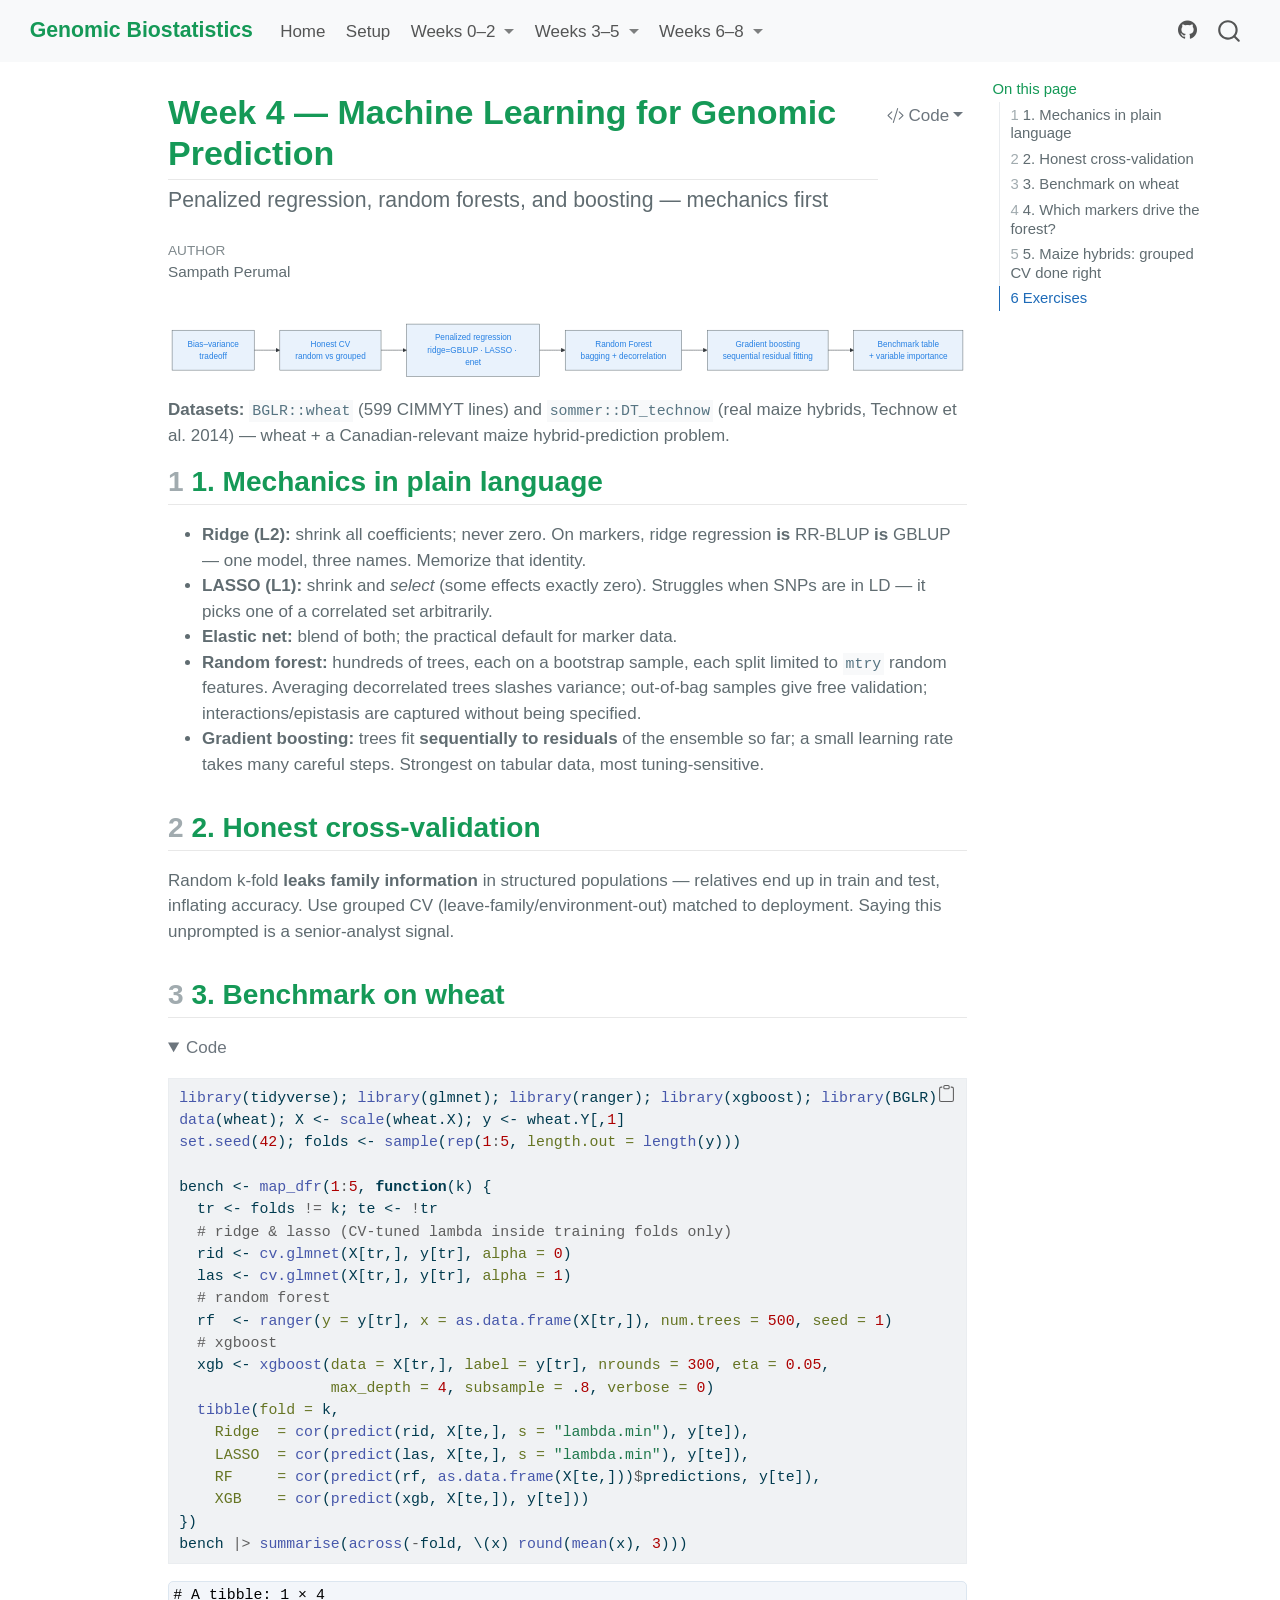
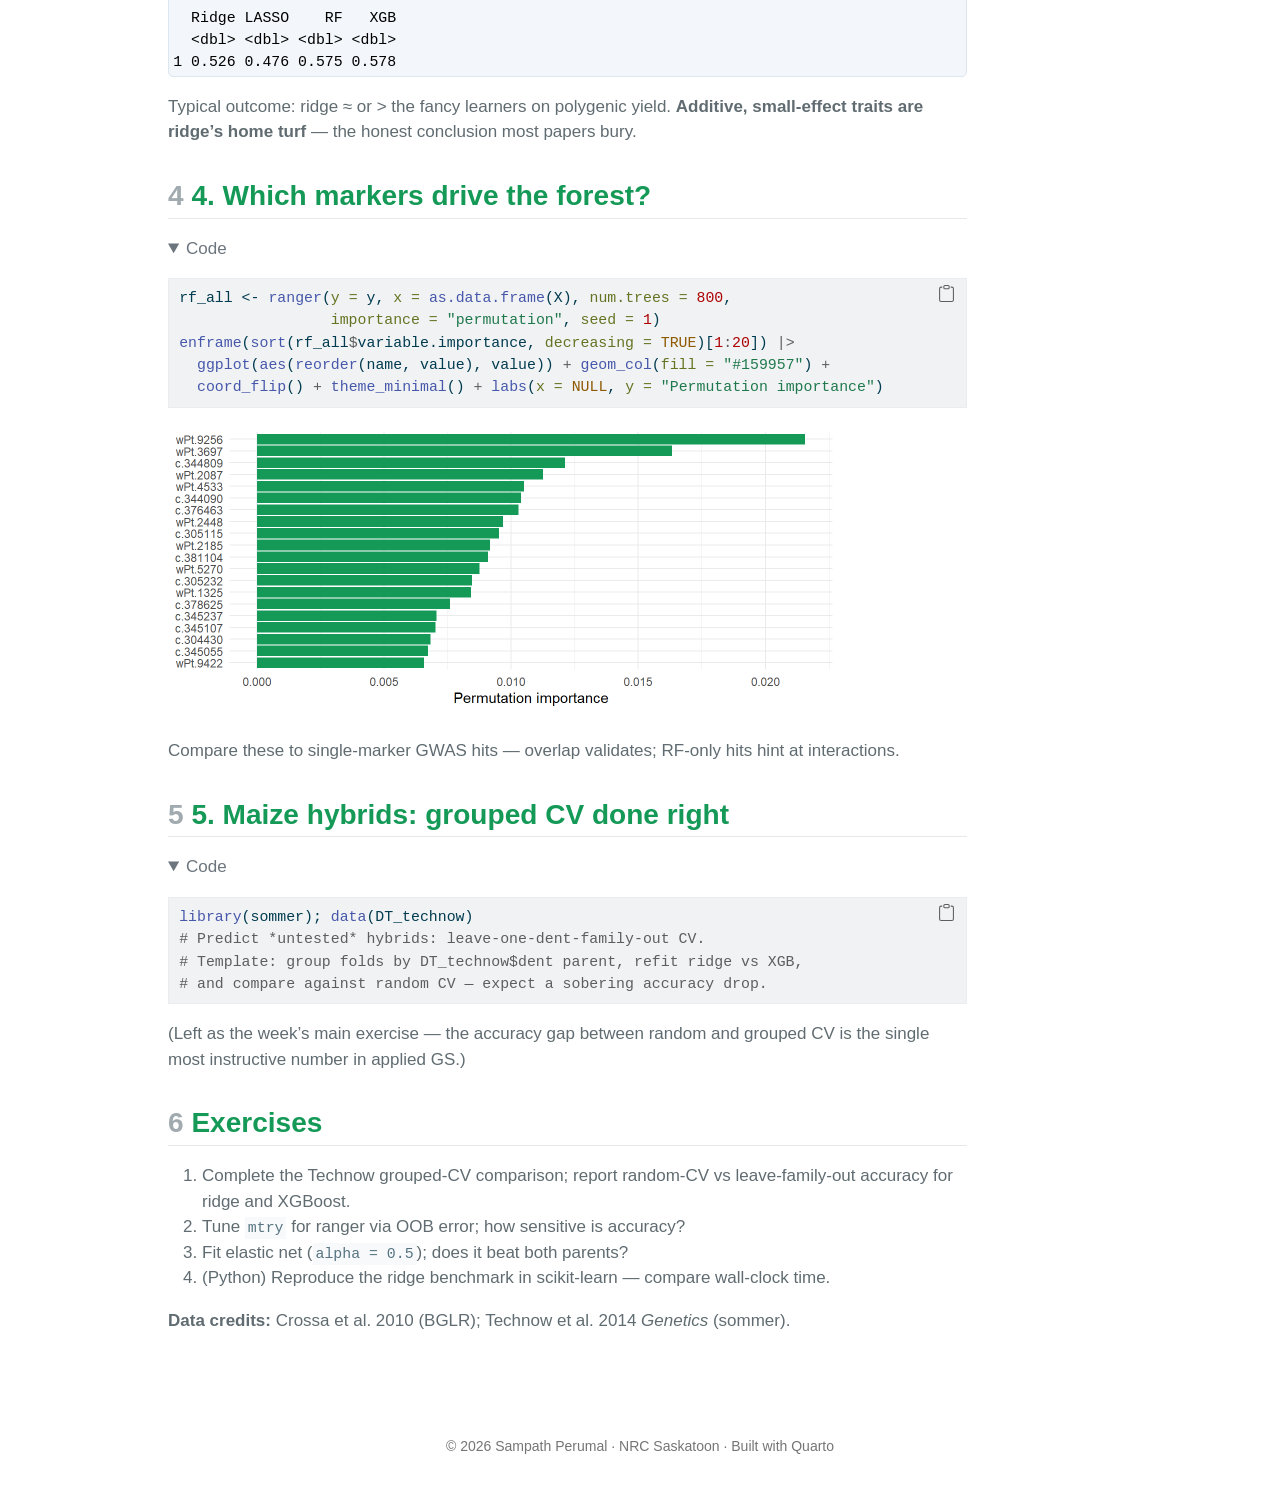
<file: weeks/week4-machine-learning.html>
<!DOCTYPE html>
<html xmlns="http://www.w3.org/1999/xhtml" lang="en" xml:lang="en"><head>

<meta charset="utf-8">
<meta name="generator" content="quarto-1.7.32">

<meta name="viewport" content="width=device-width, initial-scale=1.0, user-scalable=yes">

<meta name="author" content="Sampath Perumal">

<title>Week 4 — Machine Learning for Genomic Prediction – Genomic Biostatistics</title>
<style>
code{white-space: pre-wrap;}
span.smallcaps{font-variant: small-caps;}
div.columns{display: flex; gap: min(4vw, 1.5em);}
div.column{flex: auto; overflow-x: auto;}
div.hanging-indent{margin-left: 1.5em; text-indent: -1.5em;}
ul.task-list{list-style: none;}
ul.task-list li input[type="checkbox"] {
  width: 0.8em;
  margin: 0 0.8em 0.2em -1em; /* quarto-specific, see https://github.com/quarto-dev/quarto-cli/issues/4556 */ 
  vertical-align: middle;
}
/* CSS for syntax highlighting */
html { -webkit-text-size-adjust: 100%; }
pre > code.sourceCode { white-space: pre; position: relative; }
pre > code.sourceCode > span { display: inline-block; line-height: 1.25; }
pre > code.sourceCode > span:empty { height: 1.2em; }
.sourceCode { overflow: visible; }
code.sourceCode > span { color: inherit; text-decoration: inherit; }
div.sourceCode { margin: 1em 0; }
pre.sourceCode { margin: 0; }
@media screen {
div.sourceCode { overflow: auto; }
}
@media print {
pre > code.sourceCode { white-space: pre-wrap; }
pre > code.sourceCode > span { text-indent: -5em; padding-left: 5em; }
}
pre.numberSource code
  { counter-reset: source-line 0; }
pre.numberSource code > span
  { position: relative; left: -4em; counter-increment: source-line; }
pre.numberSource code > span > a:first-child::before
  { content: counter(source-line);
    position: relative; left: -1em; text-align: right; vertical-align: baseline;
    border: none; display: inline-block;
    -webkit-touch-callout: none; -webkit-user-select: none;
    -khtml-user-select: none; -moz-user-select: none;
    -ms-user-select: none; user-select: none;
    padding: 0 4px; width: 4em;
  }
pre.numberSource { margin-left: 3em;  padding-left: 4px; }
div.sourceCode
  {   }
@media screen {
pre > code.sourceCode > span > a:first-child::before { text-decoration: underline; }
}
</style>


<script src="../site_libs/quarto-nav/quarto-nav.js"></script>
<script src="../site_libs/quarto-nav/headroom.min.js"></script>
<script src="../site_libs/clipboard/clipboard.min.js"></script>
<script src="../site_libs/quarto-search/autocomplete.umd.js"></script>
<script src="../site_libs/quarto-search/fuse.min.js"></script>
<script src="../site_libs/quarto-search/quarto-search.js"></script>
<meta name="quarto:offset" content="../">
<script src="../site_libs/quarto-html/quarto.js" type="module"></script>
<script src="../site_libs/quarto-html/tabsets/tabsets.js" type="module"></script>
<script src="../site_libs/quarto-html/popper.min.js"></script>
<script src="../site_libs/quarto-html/tippy.umd.min.js"></script>
<script src="../site_libs/quarto-html/anchor.min.js"></script>
<link href="../site_libs/quarto-html/tippy.css" rel="stylesheet">
<link href="../site_libs/quarto-html/quarto-syntax-highlighting-37eea08aefeeee20ff55810ff984fec1.css" rel="stylesheet" id="quarto-text-highlighting-styles">
<script src="../site_libs/bootstrap/bootstrap.min.js"></script>
<link href="../site_libs/bootstrap/bootstrap-icons.css" rel="stylesheet">
<link href="../site_libs/bootstrap/bootstrap-1db537fb3bcd8f11fad3b5bfa09a4cac.min.css" rel="stylesheet" append-hash="true" id="quarto-bootstrap" data-mode="light">
<script id="quarto-search-options" type="application/json">{
  "location": "navbar",
  "copy-button": false,
  "collapse-after": 3,
  "panel-placement": "end",
  "type": "overlay",
  "limit": 50,
  "keyboard-shortcut": [
    "f",
    "/",
    "s"
  ],
  "show-item-context": false,
  "language": {
    "search-no-results-text": "No results",
    "search-matching-documents-text": "matching documents",
    "search-copy-link-title": "Copy link to search",
    "search-hide-matches-text": "Hide additional matches",
    "search-more-match-text": "more match in this document",
    "search-more-matches-text": "more matches in this document",
    "search-clear-button-title": "Clear",
    "search-text-placeholder": "",
    "search-detached-cancel-button-title": "Cancel",
    "search-submit-button-title": "Submit",
    "search-label": "Search"
  }
}</script>
<script src="../site_libs/quarto-diagram/mermaid.min.js"></script>
<script src="../site_libs/quarto-diagram/mermaid-init.js"></script>
<link href="../site_libs/quarto-diagram/mermaid.css" rel="stylesheet">


</head>

<body class="nav-fixed quarto-light">

<div id="quarto-search-results"></div>
  <header id="quarto-header" class="headroom fixed-top">
    <nav class="navbar navbar-expand-lg " data-bs-theme="dark">
      <div class="navbar-container container-fluid">
      <div class="navbar-brand-container mx-auto">
    <a class="navbar-brand" href="../index.html">
    <span class="navbar-title">Genomic Biostatistics</span>
    </a>
  </div>
            <div id="quarto-search" class="" title="Search"></div>
          <button class="navbar-toggler" type="button" data-bs-toggle="collapse" data-bs-target="#navbarCollapse" aria-controls="navbarCollapse" role="menu" aria-expanded="false" aria-label="Toggle navigation" onclick="if (window.quartoToggleHeadroom) { window.quartoToggleHeadroom(); }">
  <span class="navbar-toggler-icon"></span>
</button>
          <div class="collapse navbar-collapse" id="navbarCollapse">
            <ul class="navbar-nav navbar-nav-scroll me-auto">
  <li class="nav-item">
    <a class="nav-link" href="../index.html"> 
<span class="menu-text">Home</span></a>
  </li>  
  <li class="nav-item">
    <a class="nav-link" href="../setup.html"> 
<span class="menu-text">Setup</span></a>
  </li>  
  <li class="nav-item dropdown ">
    <a class="nav-link dropdown-toggle" href="#" id="nav-menu-weeks-0–2" role="link" data-bs-toggle="dropdown" aria-expanded="false">
 <span class="menu-text">Weeks 0–2</span>
    </a>
    <ul class="dropdown-menu" aria-labelledby="nav-menu-weeks-0–2">    
        <li>
    <a class="dropdown-item" href="../weeks/week0a-biostats-primer.html">
 <span class="dropdown-text">Week 0a — Biostatistics Primer</span></a>
  </li>  
        <li>
    <a class="dropdown-item" href="../weeks/week0b-r-essentials.html">
 <span class="dropdown-text">Week 0b — R Essentials</span></a>
  </li>  
        <li>
    <a class="dropdown-item" href="../weeks/week0c-other-languages.html">
 <span class="dropdown-text">Week 0c — Python, Bash, and SQL</span></a>
  </li>  
        <li>
    <a class="dropdown-item" href="../weeks/week1-mixed-models.html">
 <span class="dropdown-text">Week 1 — Linear &amp; Mixed Models</span></a>
  </li>  
        <li>
    <a class="dropdown-item" href="../weeks/week2-multivariate.html">
 <span class="dropdown-text">Week 2 — Multivariate Statistics &amp; Dimension Reduction</span></a>
  </li>  
    </ul>
  </li>
  <li class="nav-item dropdown ">
    <a class="nav-link dropdown-toggle" href="#" id="nav-menu-weeks-3–5" role="link" data-bs-toggle="dropdown" aria-expanded="false">
 <span class="menu-text">Weeks 3–5</span>
    </a>
    <ul class="dropdown-menu" aria-labelledby="nav-menu-weeks-3–5">    
        <li>
    <a class="dropdown-item" href="../weeks/week3-bayesian.html">
 <span class="dropdown-text">Week 3 — Bayesian Inference &amp; Genomic Prediction</span></a>
  </li>  
        <li>
    <a class="dropdown-item" href="../weeks/week4-machine-learning.html">
 <span class="dropdown-text">Week 4 — Machine Learning for Genomic Prediction</span></a>
  </li>  
        <li>
    <a class="dropdown-item" href="../weeks/week5-multiomics.html">
 <span class="dropdown-text">Week 5 — RNA-seq &amp; Multi-Omics Integration</span></a>
  </li>  
    </ul>
  </li>
  <li class="nav-item dropdown ">
    <a class="nav-link dropdown-toggle" href="#" id="nav-menu-weeks-6–8" role="link" data-bs-toggle="dropdown" aria-expanded="false">
 <span class="menu-text">Weeks 6–8</span>
    </a>
    <ul class="dropdown-menu" aria-labelledby="nav-menu-weeks-6–8">    
        <li>
    <a class="dropdown-item" href="../weeks/week6-shiny-apps.html">
 <span class="dropdown-text">Week 6 — Interactive Web Applications with Shiny</span></a>
  </li>  
        <li>
    <a class="dropdown-item" href="../weeks/week7-databases-apis.html">
 <span class="dropdown-text">Week 7 — Databases &amp; APIs for Breeding Data</span></a>
  </li>  
        <li>
    <a class="dropdown-item" href="../weeks/week8-hpc-pipelines.html">
 <span class="dropdown-text">Week 8 — HPC &amp; Reproducible Pipelines</span></a>
  </li>  
    </ul>
  </li>
</ul>
            <ul class="navbar-nav navbar-nav-scroll ms-auto">
  <li class="nav-item compact">
    <a class="nav-link" href="https://github.com/sampathperumal/genomic-biostats-course"> <i class="bi bi-github" role="img">
</i> 
<span class="menu-text"></span></a>
  </li>  
</ul>
          </div> <!-- /navcollapse -->
            <div class="quarto-navbar-tools">
</div>
      </div> <!-- /container-fluid -->
    </nav>
</header>
<!-- content -->
<div id="quarto-content" class="quarto-container page-columns page-rows-contents page-layout-article page-navbar">
<!-- sidebar -->
<!-- margin-sidebar -->
    <div id="quarto-margin-sidebar" class="sidebar margin-sidebar">
        <nav id="TOC" role="doc-toc" class="toc-active">
    <h2 id="toc-title">On this page</h2>
   
  <ul>
  <li><a href="#mechanics-in-plain-language" id="toc-mechanics-in-plain-language" class="nav-link active" data-scroll-target="#mechanics-in-plain-language"><span class="header-section-number">1</span> 1. Mechanics in plain language</a></li>
  <li><a href="#honest-cross-validation" id="toc-honest-cross-validation" class="nav-link" data-scroll-target="#honest-cross-validation"><span class="header-section-number">2</span> 2. Honest cross-validation</a></li>
  <li><a href="#benchmark-on-wheat" id="toc-benchmark-on-wheat" class="nav-link" data-scroll-target="#benchmark-on-wheat"><span class="header-section-number">3</span> 3. Benchmark on wheat</a></li>
  <li><a href="#which-markers-drive-the-forest" id="toc-which-markers-drive-the-forest" class="nav-link" data-scroll-target="#which-markers-drive-the-forest"><span class="header-section-number">4</span> 4. Which markers drive the forest?</a></li>
  <li><a href="#maize-hybrids-grouped-cv-done-right" id="toc-maize-hybrids-grouped-cv-done-right" class="nav-link" data-scroll-target="#maize-hybrids-grouped-cv-done-right"><span class="header-section-number">5</span> 5. Maize hybrids: grouped CV done right</a></li>
  <li><a href="#exercises" id="toc-exercises" class="nav-link" data-scroll-target="#exercises"><span class="header-section-number">6</span> Exercises</a></li>
  </ul>
</nav>
    </div>
<!-- main -->
<main class="content" id="quarto-document-content">

<header id="title-block-header" class="quarto-title-block default">
<div class="quarto-title">
<div class="quarto-title-block"><div><h1 class="title">Week 4 — Machine Learning for Genomic Prediction</h1><button type="button" class="btn code-tools-button dropdown-toggle" id="quarto-code-tools-menu" data-bs-toggle="dropdown" aria-expanded="false"><i class="bi"></i> Code</button><ul class="dropdown-menu dropdown-menu-end" aria-labelelledby="quarto-code-tools-menu"><li><a id="quarto-show-all-code" class="dropdown-item" href="javascript:void(0)" role="button">Show All Code</a></li><li><a id="quarto-hide-all-code" class="dropdown-item" href="javascript:void(0)" role="button">Hide All Code</a></li><li><hr class="dropdown-divider"></li><li><a id="quarto-view-source" class="dropdown-item" href="javascript:void(0)" role="button">View Source</a></li></ul></div></div>
<p class="subtitle lead">Penalized regression, random forests, and boosting — mechanics first</p>
</div>



<div class="quarto-title-meta">

    <div>
    <div class="quarto-title-meta-heading">Author</div>
    <div class="quarto-title-meta-contents">
             <p>Sampath Perumal </p>
          </div>
  </div>
    
  
    
  </div>
  


</header>


<div class="cell" data-layout-align="default">
<div class="cell-output-display">
<div>
<p></p><figure class="figure"><p></p>
<div>
<pre class="mermaid mermaid-js">flowchart LR
    A[Bias–variance&lt;br/&gt;tradeoff] --&gt; B[Honest CV&lt;br/&gt;random vs grouped]
    B --&gt; C[Penalized regression&lt;br/&gt;ridge=GBLUP · LASSO · enet]
    C --&gt; D[Random Forest&lt;br/&gt;bagging + decorrelation]
    D --&gt; E[Gradient boosting&lt;br/&gt;sequential residual fitting]
    E --&gt; F[Benchmark table&lt;br/&gt;+ variable importance]
</pre>
</div>
<p></p></figure><p></p>
</div>
</div>
</div>
<p><strong>Datasets:</strong> <code>BGLR::wheat</code> (599 CIMMYT lines) and <code>sommer::DT_technow</code> (real maize hybrids, Technow et al.&nbsp;2014) — wheat + a Canadian-relevant maize hybrid-prediction problem.</p>
<section id="mechanics-in-plain-language" class="level2" data-number="1">
<h2 data-number="1" class="anchored" data-anchor-id="mechanics-in-plain-language"><span class="header-section-number">1</span> 1. Mechanics in plain language</h2>
<ul>
<li><strong>Ridge (L2):</strong> shrink all coefficients; never zero. On markers, ridge regression <strong>is</strong> RR-BLUP <strong>is</strong> GBLUP — one model, three names. Memorize that identity.</li>
<li><strong>LASSO (L1):</strong> shrink and <em>select</em> (some effects exactly zero). Struggles when SNPs are in LD — it picks one of a correlated set arbitrarily.</li>
<li><strong>Elastic net:</strong> blend of both; the practical default for marker data.</li>
<li><strong>Random forest:</strong> hundreds of trees, each on a bootstrap sample, each split limited to <code>mtry</code> random features. Averaging decorrelated trees slashes variance; out-of-bag samples give free validation; interactions/epistasis are captured without being specified.</li>
<li><strong>Gradient boosting:</strong> trees fit <strong>sequentially to residuals</strong> of the ensemble so far; a small learning rate takes many careful steps. Strongest on tabular data, most tuning-sensitive.</li>
</ul>
</section>
<section id="honest-cross-validation" class="level2" data-number="2">
<h2 data-number="2" class="anchored" data-anchor-id="honest-cross-validation"><span class="header-section-number">2</span> 2. Honest cross-validation</h2>
<p>Random k-fold <strong>leaks family information</strong> in structured populations — relatives end up in train and test, inflating accuracy. Use grouped CV (leave-family/environment-out) matched to deployment. Saying this unprompted is a senior-analyst signal.</p>
</section>
<section id="benchmark-on-wheat" class="level2" data-number="3">
<h2 data-number="3" class="anchored" data-anchor-id="benchmark-on-wheat"><span class="header-section-number">3</span> 3. Benchmark on wheat</h2>
<div class="cell">
<details open="" class="code-fold">
<summary>Code</summary>
<div class="sourceCode cell-code" id="cb1"><pre class="sourceCode r code-with-copy"><code class="sourceCode r"><span id="cb1-1"><a href="#cb1-1" aria-hidden="true" tabindex="-1"></a><span class="fu">library</span>(tidyverse); <span class="fu">library</span>(glmnet); <span class="fu">library</span>(ranger); <span class="fu">library</span>(xgboost); <span class="fu">library</span>(BGLR)</span>
<span id="cb1-2"><a href="#cb1-2" aria-hidden="true" tabindex="-1"></a><span class="fu">data</span>(wheat); X <span class="ot">&lt;-</span> <span class="fu">scale</span>(wheat.X); y <span class="ot">&lt;-</span> wheat.Y[,<span class="dv">1</span>]</span>
<span id="cb1-3"><a href="#cb1-3" aria-hidden="true" tabindex="-1"></a><span class="fu">set.seed</span>(<span class="dv">42</span>); folds <span class="ot">&lt;-</span> <span class="fu">sample</span>(<span class="fu">rep</span>(<span class="dv">1</span><span class="sc">:</span><span class="dv">5</span>, <span class="at">length.out =</span> <span class="fu">length</span>(y)))</span>
<span id="cb1-4"><a href="#cb1-4" aria-hidden="true" tabindex="-1"></a></span>
<span id="cb1-5"><a href="#cb1-5" aria-hidden="true" tabindex="-1"></a>bench <span class="ot">&lt;-</span> <span class="fu">map_dfr</span>(<span class="dv">1</span><span class="sc">:</span><span class="dv">5</span>, <span class="cf">function</span>(k) {</span>
<span id="cb1-6"><a href="#cb1-6" aria-hidden="true" tabindex="-1"></a>  tr <span class="ot">&lt;-</span> folds <span class="sc">!=</span> k; te <span class="ot">&lt;-</span> <span class="sc">!</span>tr</span>
<span id="cb1-7"><a href="#cb1-7" aria-hidden="true" tabindex="-1"></a>  <span class="co"># ridge &amp; lasso (CV-tuned lambda inside training folds only)</span></span>
<span id="cb1-8"><a href="#cb1-8" aria-hidden="true" tabindex="-1"></a>  rid <span class="ot">&lt;-</span> <span class="fu">cv.glmnet</span>(X[tr,], y[tr], <span class="at">alpha =</span> <span class="dv">0</span>)</span>
<span id="cb1-9"><a href="#cb1-9" aria-hidden="true" tabindex="-1"></a>  las <span class="ot">&lt;-</span> <span class="fu">cv.glmnet</span>(X[tr,], y[tr], <span class="at">alpha =</span> <span class="dv">1</span>)</span>
<span id="cb1-10"><a href="#cb1-10" aria-hidden="true" tabindex="-1"></a>  <span class="co"># random forest</span></span>
<span id="cb1-11"><a href="#cb1-11" aria-hidden="true" tabindex="-1"></a>  rf  <span class="ot">&lt;-</span> <span class="fu">ranger</span>(<span class="at">y =</span> y[tr], <span class="at">x =</span> <span class="fu">as.data.frame</span>(X[tr,]), <span class="at">num.trees =</span> <span class="dv">500</span>, <span class="at">seed =</span> <span class="dv">1</span>)</span>
<span id="cb1-12"><a href="#cb1-12" aria-hidden="true" tabindex="-1"></a>  <span class="co"># xgboost</span></span>
<span id="cb1-13"><a href="#cb1-13" aria-hidden="true" tabindex="-1"></a>  xgb <span class="ot">&lt;-</span> <span class="fu">xgboost</span>(<span class="at">data =</span> X[tr,], <span class="at">label =</span> y[tr], <span class="at">nrounds =</span> <span class="dv">300</span>, <span class="at">eta =</span> <span class="fl">0.05</span>,</span>
<span id="cb1-14"><a href="#cb1-14" aria-hidden="true" tabindex="-1"></a>                 <span class="at">max_depth =</span> <span class="dv">4</span>, <span class="at">subsample =</span> .<span class="dv">8</span>, <span class="at">verbose =</span> <span class="dv">0</span>)</span>
<span id="cb1-15"><a href="#cb1-15" aria-hidden="true" tabindex="-1"></a>  <span class="fu">tibble</span>(<span class="at">fold =</span> k,</span>
<span id="cb1-16"><a href="#cb1-16" aria-hidden="true" tabindex="-1"></a>    <span class="at">Ridge  =</span> <span class="fu">cor</span>(<span class="fu">predict</span>(rid, X[te,], <span class="at">s =</span> <span class="st">"lambda.min"</span>), y[te]),</span>
<span id="cb1-17"><a href="#cb1-17" aria-hidden="true" tabindex="-1"></a>    <span class="at">LASSO  =</span> <span class="fu">cor</span>(<span class="fu">predict</span>(las, X[te,], <span class="at">s =</span> <span class="st">"lambda.min"</span>), y[te]),</span>
<span id="cb1-18"><a href="#cb1-18" aria-hidden="true" tabindex="-1"></a>    <span class="at">RF     =</span> <span class="fu">cor</span>(<span class="fu">predict</span>(rf, <span class="fu">as.data.frame</span>(X[te,]))<span class="sc">$</span>predictions, y[te]),</span>
<span id="cb1-19"><a href="#cb1-19" aria-hidden="true" tabindex="-1"></a>    <span class="at">XGB    =</span> <span class="fu">cor</span>(<span class="fu">predict</span>(xgb, X[te,]), y[te]))</span>
<span id="cb1-20"><a href="#cb1-20" aria-hidden="true" tabindex="-1"></a>})</span>
<span id="cb1-21"><a href="#cb1-21" aria-hidden="true" tabindex="-1"></a>bench <span class="sc">|&gt;</span> <span class="fu">summarise</span>(<span class="fu">across</span>(<span class="sc">-</span>fold, \(x) <span class="fu">round</span>(<span class="fu">mean</span>(x), <span class="dv">3</span>)))</span></code><button title="Copy to Clipboard" class="code-copy-button"><i class="bi"></i></button></pre></div>
</details>
<div class="cell-output cell-output-stdout">
<pre><code># A tibble: 1 × 4
  Ridge LASSO    RF   XGB
  &lt;dbl&gt; &lt;dbl&gt; &lt;dbl&gt; &lt;dbl&gt;
1 0.526 0.476 0.575 0.578</code></pre>
</div>
</div>
<p>Typical outcome: ridge ≈ or &gt; the fancy learners on polygenic yield. <strong>Additive, small-effect traits are ridge’s home turf</strong> — the honest conclusion most papers bury.</p>
</section>
<section id="which-markers-drive-the-forest" class="level2" data-number="4">
<h2 data-number="4" class="anchored" data-anchor-id="which-markers-drive-the-forest"><span class="header-section-number">4</span> 4. Which markers drive the forest?</h2>
<div class="cell">
<details open="" class="code-fold">
<summary>Code</summary>
<div class="sourceCode cell-code" id="cb3"><pre class="sourceCode r code-with-copy"><code class="sourceCode r"><span id="cb3-1"><a href="#cb3-1" aria-hidden="true" tabindex="-1"></a>rf_all <span class="ot">&lt;-</span> <span class="fu">ranger</span>(<span class="at">y =</span> y, <span class="at">x =</span> <span class="fu">as.data.frame</span>(X), <span class="at">num.trees =</span> <span class="dv">800</span>,</span>
<span id="cb3-2"><a href="#cb3-2" aria-hidden="true" tabindex="-1"></a>                 <span class="at">importance =</span> <span class="st">"permutation"</span>, <span class="at">seed =</span> <span class="dv">1</span>)</span>
<span id="cb3-3"><a href="#cb3-3" aria-hidden="true" tabindex="-1"></a><span class="fu">enframe</span>(<span class="fu">sort</span>(rf_all<span class="sc">$</span>variable.importance, <span class="at">decreasing =</span> <span class="cn">TRUE</span>)[<span class="dv">1</span><span class="sc">:</span><span class="dv">20</span>]) <span class="sc">|&gt;</span></span>
<span id="cb3-4"><a href="#cb3-4" aria-hidden="true" tabindex="-1"></a>  <span class="fu">ggplot</span>(<span class="fu">aes</span>(<span class="fu">reorder</span>(name, value), value)) <span class="sc">+</span> <span class="fu">geom_col</span>(<span class="at">fill =</span> <span class="st">"#159957"</span>) <span class="sc">+</span></span>
<span id="cb3-5"><a href="#cb3-5" aria-hidden="true" tabindex="-1"></a>  <span class="fu">coord_flip</span>() <span class="sc">+</span> <span class="fu">theme_minimal</span>() <span class="sc">+</span> <span class="fu">labs</span>(<span class="at">x =</span> <span class="cn">NULL</span>, <span class="at">y =</span> <span class="st">"Permutation importance"</span>)</span></code><button title="Copy to Clipboard" class="code-copy-button"><i class="bi"></i></button></pre></div>
</details>
<div class="cell-output-display">
<div>
<figure class="figure">
<p><img src="week4-machine-learning_files/figure-html/unnamed-chunk-3-1.png" class="img-fluid figure-img" width="672"></p>
</figure>
</div>
</div>
</div>
<p>Compare these to single-marker GWAS hits — overlap validates; RF-only hits hint at interactions.</p>
</section>
<section id="maize-hybrids-grouped-cv-done-right" class="level2" data-number="5">
<h2 data-number="5" class="anchored" data-anchor-id="maize-hybrids-grouped-cv-done-right"><span class="header-section-number">5</span> 5. Maize hybrids: grouped CV done right</h2>
<div class="cell">
<details open="" class="code-fold">
<summary>Code</summary>
<div class="sourceCode cell-code" id="cb4"><pre class="sourceCode r code-with-copy"><code class="sourceCode r"><span id="cb4-1"><a href="#cb4-1" aria-hidden="true" tabindex="-1"></a><span class="fu">library</span>(sommer); <span class="fu">data</span>(DT_technow)</span>
<span id="cb4-2"><a href="#cb4-2" aria-hidden="true" tabindex="-1"></a><span class="co"># Predict *untested* hybrids: leave-one-dent-family-out CV.</span></span>
<span id="cb4-3"><a href="#cb4-3" aria-hidden="true" tabindex="-1"></a><span class="co"># Template: group folds by DT_technow$dent parent, refit ridge vs XGB,</span></span>
<span id="cb4-4"><a href="#cb4-4" aria-hidden="true" tabindex="-1"></a><span class="co"># and compare against random CV — expect a sobering accuracy drop.</span></span></code><button title="Copy to Clipboard" class="code-copy-button"><i class="bi"></i></button></pre></div>
</details>
</div>
<p>(Left as the week’s main exercise — the accuracy gap between random and grouped CV is the single most instructive number in applied GS.)</p>
</section>
<section id="exercises" class="level2" data-number="6">
<h2 data-number="6" class="anchored" data-anchor-id="exercises"><span class="header-section-number">6</span> Exercises</h2>
<ol type="1">
<li>Complete the Technow grouped-CV comparison; report random-CV vs leave-family-out accuracy for ridge and XGBoost.</li>
<li>Tune <code>mtry</code> for ranger via OOB error; how sensitive is accuracy?</li>
<li>Fit elastic net (<code>alpha = 0.5</code>); does it beat both parents?</li>
<li>(Python) Reproduce the ridge benchmark in scikit-learn — compare wall-clock time.</li>
</ol>
<p><strong>Data credits:</strong> Crossa et al.&nbsp;2010 (BGLR); Technow et al.&nbsp;2014 <em>Genetics</em> (sommer).</p>


<!-- -->

</section>

</main> <!-- /main -->
<script id="quarto-html-after-body" type="application/javascript">
  window.document.addEventListener("DOMContentLoaded", function (event) {
    const icon = "";
    const anchorJS = new window.AnchorJS();
    anchorJS.options = {
      placement: 'right',
      icon: icon
    };
    anchorJS.add('.anchored');
    const isCodeAnnotation = (el) => {
      for (const clz of el.classList) {
        if (clz.startsWith('code-annotation-')) {                     
          return true;
        }
      }
      return false;
    }
    const onCopySuccess = function(e) {
      // button target
      const button = e.trigger;
      // don't keep focus
      button.blur();
      // flash "checked"
      button.classList.add('code-copy-button-checked');
      var currentTitle = button.getAttribute("title");
      button.setAttribute("title", "Copied!");
      let tooltip;
      if (window.bootstrap) {
        button.setAttribute("data-bs-toggle", "tooltip");
        button.setAttribute("data-bs-placement", "left");
        button.setAttribute("data-bs-title", "Copied!");
        tooltip = new bootstrap.Tooltip(button, 
          { trigger: "manual", 
            customClass: "code-copy-button-tooltip",
            offset: [0, -8]});
        tooltip.show();    
      }
      setTimeout(function() {
        if (tooltip) {
          tooltip.hide();
          button.removeAttribute("data-bs-title");
          button.removeAttribute("data-bs-toggle");
          button.removeAttribute("data-bs-placement");
        }
        button.setAttribute("title", currentTitle);
        button.classList.remove('code-copy-button-checked');
      }, 1000);
      // clear code selection
      e.clearSelection();
    }
    const getTextToCopy = function(trigger) {
        const codeEl = trigger.previousElementSibling.cloneNode(true);
        for (const childEl of codeEl.children) {
          if (isCodeAnnotation(childEl)) {
            childEl.remove();
          }
        }
        return codeEl.innerText;
    }
    const clipboard = new window.ClipboardJS('.code-copy-button:not([data-in-quarto-modal])', {
      text: getTextToCopy
    });
    clipboard.on('success', onCopySuccess);
    if (window.document.getElementById('quarto-embedded-source-code-modal')) {
      const clipboardModal = new window.ClipboardJS('.code-copy-button[data-in-quarto-modal]', {
        text: getTextToCopy,
        container: window.document.getElementById('quarto-embedded-source-code-modal')
      });
      clipboardModal.on('success', onCopySuccess);
    }
    const viewSource = window.document.getElementById('quarto-view-source') ||
                       window.document.getElementById('quarto-code-tools-source');
    if (viewSource) {
      const sourceUrl = viewSource.getAttribute("data-quarto-source-url");
      viewSource.addEventListener("click", function(e) {
        if (sourceUrl) {
          // rstudio viewer pane
          if (/\bcapabilities=\b/.test(window.location)) {
            window.open(sourceUrl);
          } else {
            window.location.href = sourceUrl;
          }
        } else {
          const modal = new bootstrap.Modal(document.getElementById('quarto-embedded-source-code-modal'));
          modal.show();
        }
        return false;
      });
    }
    function toggleCodeHandler(show) {
      return function(e) {
        const detailsSrc = window.document.querySelectorAll(".cell > details > .sourceCode");
        for (let i=0; i<detailsSrc.length; i++) {
          const details = detailsSrc[i].parentElement;
          if (show) {
            details.open = true;
          } else {
            details.removeAttribute("open");
          }
        }
        const cellCodeDivs = window.document.querySelectorAll(".cell > .sourceCode");
        const fromCls = show ? "hidden" : "unhidden";
        const toCls = show ? "unhidden" : "hidden";
        for (let i=0; i<cellCodeDivs.length; i++) {
          const codeDiv = cellCodeDivs[i];
          if (codeDiv.classList.contains(fromCls)) {
            codeDiv.classList.remove(fromCls);
            codeDiv.classList.add(toCls);
          } 
        }
        return false;
      }
    }
    const hideAllCode = window.document.getElementById("quarto-hide-all-code");
    if (hideAllCode) {
      hideAllCode.addEventListener("click", toggleCodeHandler(false));
    }
    const showAllCode = window.document.getElementById("quarto-show-all-code");
    if (showAllCode) {
      showAllCode.addEventListener("click", toggleCodeHandler(true));
    }
      var localhostRegex = new RegExp(/^(?:http|https):\/\/localhost\:?[0-9]*\//);
      var mailtoRegex = new RegExp(/^mailto:/);
        var filterRegex = new RegExp("https:\/\/sampathperumal\.github\.io\/genomic-biostats-course");
      var isInternal = (href) => {
          return filterRegex.test(href) || localhostRegex.test(href) || mailtoRegex.test(href);
      }
      // Inspect non-navigation links and adorn them if external
     var links = window.document.querySelectorAll('a[href]:not(.nav-link):not(.navbar-brand):not(.toc-action):not(.sidebar-link):not(.sidebar-item-toggle):not(.pagination-link):not(.no-external):not([aria-hidden]):not(.dropdown-item):not(.quarto-navigation-tool):not(.about-link)');
      for (var i=0; i<links.length; i++) {
        const link = links[i];
        if (!isInternal(link.href)) {
          // undo the damage that might have been done by quarto-nav.js in the case of
          // links that we want to consider external
          if (link.dataset.originalHref !== undefined) {
            link.href = link.dataset.originalHref;
          }
        }
      }
    function tippyHover(el, contentFn, onTriggerFn, onUntriggerFn) {
      const config = {
        allowHTML: true,
        maxWidth: 500,
        delay: 100,
        arrow: false,
        appendTo: function(el) {
            return el.parentElement;
        },
        interactive: true,
        interactiveBorder: 10,
        theme: 'quarto',
        placement: 'bottom-start',
      };
      if (contentFn) {
        config.content = contentFn;
      }
      if (onTriggerFn) {
        config.onTrigger = onTriggerFn;
      }
      if (onUntriggerFn) {
        config.onUntrigger = onUntriggerFn;
      }
      window.tippy(el, config); 
    }
    const noterefs = window.document.querySelectorAll('a[role="doc-noteref"]');
    for (var i=0; i<noterefs.length; i++) {
      const ref = noterefs[i];
      tippyHover(ref, function() {
        // use id or data attribute instead here
        let href = ref.getAttribute('data-footnote-href') || ref.getAttribute('href');
        try { href = new URL(href).hash; } catch {}
        const id = href.replace(/^#\/?/, "");
        const note = window.document.getElementById(id);
        if (note) {
          return note.innerHTML;
        } else {
          return "";
        }
      });
    }
    const xrefs = window.document.querySelectorAll('a.quarto-xref');
    const processXRef = (id, note) => {
      // Strip column container classes
      const stripColumnClz = (el) => {
        el.classList.remove("page-full", "page-columns");
        if (el.children) {
          for (const child of el.children) {
            stripColumnClz(child);
          }
        }
      }
      stripColumnClz(note)
      if (id === null || id.startsWith('sec-')) {
        // Special case sections, only their first couple elements
        const container = document.createElement("div");
        if (note.children && note.children.length > 2) {
          container.appendChild(note.children[0].cloneNode(true));
          for (let i = 1; i < note.children.length; i++) {
            const child = note.children[i];
            if (child.tagName === "P" && child.innerText === "") {
              continue;
            } else {
              container.appendChild(child.cloneNode(true));
              break;
            }
          }
          if (window.Quarto?.typesetMath) {
            window.Quarto.typesetMath(container);
          }
          return container.innerHTML
        } else {
          if (window.Quarto?.typesetMath) {
            window.Quarto.typesetMath(note);
          }
          return note.innerHTML;
        }
      } else {
        // Remove any anchor links if they are present
        const anchorLink = note.querySelector('a.anchorjs-link');
        if (anchorLink) {
          anchorLink.remove();
        }
        if (window.Quarto?.typesetMath) {
          window.Quarto.typesetMath(note);
        }
        if (note.classList.contains("callout")) {
          return note.outerHTML;
        } else {
          return note.innerHTML;
        }
      }
    }
    for (var i=0; i<xrefs.length; i++) {
      const xref = xrefs[i];
      tippyHover(xref, undefined, function(instance) {
        instance.disable();
        let url = xref.getAttribute('href');
        let hash = undefined; 
        if (url.startsWith('#')) {
          hash = url;
        } else {
          try { hash = new URL(url).hash; } catch {}
        }
        if (hash) {
          const id = hash.replace(/^#\/?/, "");
          const note = window.document.getElementById(id);
          if (note !== null) {
            try {
              const html = processXRef(id, note.cloneNode(true));
              instance.setContent(html);
            } finally {
              instance.enable();
              instance.show();
            }
          } else {
            // See if we can fetch this
            fetch(url.split('#')[0])
            .then(res => res.text())
            .then(html => {
              const parser = new DOMParser();
              const htmlDoc = parser.parseFromString(html, "text/html");
              const note = htmlDoc.getElementById(id);
              if (note !== null) {
                const html = processXRef(id, note);
                instance.setContent(html);
              } 
            }).finally(() => {
              instance.enable();
              instance.show();
            });
          }
        } else {
          // See if we can fetch a full url (with no hash to target)
          // This is a special case and we should probably do some content thinning / targeting
          fetch(url)
          .then(res => res.text())
          .then(html => {
            const parser = new DOMParser();
            const htmlDoc = parser.parseFromString(html, "text/html");
            const note = htmlDoc.querySelector('main.content');
            if (note !== null) {
              // This should only happen for chapter cross references
              // (since there is no id in the URL)
              // remove the first header
              if (note.children.length > 0 && note.children[0].tagName === "HEADER") {
                note.children[0].remove();
              }
              const html = processXRef(null, note);
              instance.setContent(html);
            } 
          }).finally(() => {
            instance.enable();
            instance.show();
          });
        }
      }, function(instance) {
      });
    }
        let selectedAnnoteEl;
        const selectorForAnnotation = ( cell, annotation) => {
          let cellAttr = 'data-code-cell="' + cell + '"';
          let lineAttr = 'data-code-annotation="' +  annotation + '"';
          const selector = 'span[' + cellAttr + '][' + lineAttr + ']';
          return selector;
        }
        const selectCodeLines = (annoteEl) => {
          const doc = window.document;
          const targetCell = annoteEl.getAttribute("data-target-cell");
          const targetAnnotation = annoteEl.getAttribute("data-target-annotation");
          const annoteSpan = window.document.querySelector(selectorForAnnotation(targetCell, targetAnnotation));
          const lines = annoteSpan.getAttribute("data-code-lines").split(",");
          const lineIds = lines.map((line) => {
            return targetCell + "-" + line;
          })
          let top = null;
          let height = null;
          let parent = null;
          if (lineIds.length > 0) {
              //compute the position of the single el (top and bottom and make a div)
              const el = window.document.getElementById(lineIds[0]);
              top = el.offsetTop;
              height = el.offsetHeight;
              parent = el.parentElement.parentElement;
            if (lineIds.length > 1) {
              const lastEl = window.document.getElementById(lineIds[lineIds.length - 1]);
              const bottom = lastEl.offsetTop + lastEl.offsetHeight;
              height = bottom - top;
            }
            if (top !== null && height !== null && parent !== null) {
              // cook up a div (if necessary) and position it 
              let div = window.document.getElementById("code-annotation-line-highlight");
              if (div === null) {
                div = window.document.createElement("div");
                div.setAttribute("id", "code-annotation-line-highlight");
                div.style.position = 'absolute';
                parent.appendChild(div);
              }
              div.style.top = top - 2 + "px";
              div.style.height = height + 4 + "px";
              div.style.left = 0;
              let gutterDiv = window.document.getElementById("code-annotation-line-highlight-gutter");
              if (gutterDiv === null) {
                gutterDiv = window.document.createElement("div");
                gutterDiv.setAttribute("id", "code-annotation-line-highlight-gutter");
                gutterDiv.style.position = 'absolute';
                const codeCell = window.document.getElementById(targetCell);
                const gutter = codeCell.querySelector('.code-annotation-gutter');
                gutter.appendChild(gutterDiv);
              }
              gutterDiv.style.top = top - 2 + "px";
              gutterDiv.style.height = height + 4 + "px";
            }
            selectedAnnoteEl = annoteEl;
          }
        };
        const unselectCodeLines = () => {
          const elementsIds = ["code-annotation-line-highlight", "code-annotation-line-highlight-gutter"];
          elementsIds.forEach((elId) => {
            const div = window.document.getElementById(elId);
            if (div) {
              div.remove();
            }
          });
          selectedAnnoteEl = undefined;
        };
          // Handle positioning of the toggle
      window.addEventListener(
        "resize",
        throttle(() => {
          elRect = undefined;
          if (selectedAnnoteEl) {
            selectCodeLines(selectedAnnoteEl);
          }
        }, 10)
      );
      function throttle(fn, ms) {
      let throttle = false;
      let timer;
        return (...args) => {
          if(!throttle) { // first call gets through
              fn.apply(this, args);
              throttle = true;
          } else { // all the others get throttled
              if(timer) clearTimeout(timer); // cancel #2
              timer = setTimeout(() => {
                fn.apply(this, args);
                timer = throttle = false;
              }, ms);
          }
        };
      }
        // Attach click handler to the DT
        const annoteDls = window.document.querySelectorAll('dt[data-target-cell]');
        for (const annoteDlNode of annoteDls) {
          annoteDlNode.addEventListener('click', (event) => {
            const clickedEl = event.target;
            if (clickedEl !== selectedAnnoteEl) {
              unselectCodeLines();
              const activeEl = window.document.querySelector('dt[data-target-cell].code-annotation-active');
              if (activeEl) {
                activeEl.classList.remove('code-annotation-active');
              }
              selectCodeLines(clickedEl);
              clickedEl.classList.add('code-annotation-active');
            } else {
              // Unselect the line
              unselectCodeLines();
              clickedEl.classList.remove('code-annotation-active');
            }
          });
        }
    const findCites = (el) => {
      const parentEl = el.parentElement;
      if (parentEl) {
        const cites = parentEl.dataset.cites;
        if (cites) {
          return {
            el,
            cites: cites.split(' ')
          };
        } else {
          return findCites(el.parentElement)
        }
      } else {
        return undefined;
      }
    };
    var bibliorefs = window.document.querySelectorAll('a[role="doc-biblioref"]');
    for (var i=0; i<bibliorefs.length; i++) {
      const ref = bibliorefs[i];
      const citeInfo = findCites(ref);
      if (citeInfo) {
        tippyHover(citeInfo.el, function() {
          var popup = window.document.createElement('div');
          citeInfo.cites.forEach(function(cite) {
            var citeDiv = window.document.createElement('div');
            citeDiv.classList.add('hanging-indent');
            citeDiv.classList.add('csl-entry');
            var biblioDiv = window.document.getElementById('ref-' + cite);
            if (biblioDiv) {
              citeDiv.innerHTML = biblioDiv.innerHTML;
            }
            popup.appendChild(citeDiv);
          });
          return popup.innerHTML;
        });
      }
    }
  });
  </script><div class="modal fade" id="quarto-embedded-source-code-modal" tabindex="-1" aria-labelledby="quarto-embedded-source-code-modal-label" aria-hidden="true"><div class="modal-dialog modal-dialog-scrollable"><div class="modal-content"><div class="modal-header"><h5 class="modal-title" id="quarto-embedded-source-code-modal-label">Source Code</h5><button class="btn-close" data-bs-dismiss="modal"></button></div><div class="modal-body"><div class="">
<div class="sourceCode" id="cb5" data-shortcodes="false"><pre class="sourceCode markdown code-with-copy"><code class="sourceCode markdown"><span id="cb5-1"><a href="#cb5-1" aria-hidden="true" tabindex="-1"></a><span class="co">---</span></span>
<span id="cb5-2"><a href="#cb5-2" aria-hidden="true" tabindex="-1"></a><span class="an">title:</span><span class="co"> "Week 4 — Machine Learning for Genomic Prediction"</span></span>
<span id="cb5-3"><a href="#cb5-3" aria-hidden="true" tabindex="-1"></a><span class="an">subtitle:</span><span class="co"> "Penalized regression, random forests, and boosting — mechanics first"</span></span>
<span id="cb5-4"><a href="#cb5-4" aria-hidden="true" tabindex="-1"></a><span class="co">---</span></span>
<span id="cb5-5"><a href="#cb5-5" aria-hidden="true" tabindex="-1"></a></span>
<span id="cb5-8"><a href="#cb5-8" aria-hidden="true" tabindex="-1"></a><span class="in">```{mermaid}</span></span>
<span id="cb5-9"><a href="#cb5-9" aria-hidden="true" tabindex="-1"></a>flowchart LR</span>
<span id="cb5-10"><a href="#cb5-10" aria-hidden="true" tabindex="-1"></a>    A[Bias–variance&lt;br/&gt;tradeoff] --&gt; B[Honest CV&lt;br/&gt;random vs grouped]</span>
<span id="cb5-11"><a href="#cb5-11" aria-hidden="true" tabindex="-1"></a>    B --&gt; C[Penalized regression&lt;br/&gt;ridge=GBLUP · LASSO · enet]</span>
<span id="cb5-12"><a href="#cb5-12" aria-hidden="true" tabindex="-1"></a>    C --&gt; D[Random Forest&lt;br/&gt;bagging + decorrelation]</span>
<span id="cb5-13"><a href="#cb5-13" aria-hidden="true" tabindex="-1"></a>    D --&gt; E[Gradient boosting&lt;br/&gt;sequential residual fitting]</span>
<span id="cb5-14"><a href="#cb5-14" aria-hidden="true" tabindex="-1"></a>    E --&gt; F[Benchmark table&lt;br/&gt;+ variable importance]</span>
<span id="cb5-15"><a href="#cb5-15" aria-hidden="true" tabindex="-1"></a><span class="in">```</span></span>
<span id="cb5-16"><a href="#cb5-16" aria-hidden="true" tabindex="-1"></a></span>
<span id="cb5-17"><a href="#cb5-17" aria-hidden="true" tabindex="-1"></a>**Datasets:** <span class="in">`BGLR::wheat`</span> (599 CIMMYT lines) and <span class="in">`sommer::DT_technow`</span> (real maize hybrids, Technow et al. 2014) — wheat + a Canadian-relevant maize hybrid-prediction problem.</span>
<span id="cb5-18"><a href="#cb5-18" aria-hidden="true" tabindex="-1"></a></span>
<span id="cb5-19"><a href="#cb5-19" aria-hidden="true" tabindex="-1"></a><span class="fu">## 1. Mechanics in plain language</span></span>
<span id="cb5-20"><a href="#cb5-20" aria-hidden="true" tabindex="-1"></a></span>
<span id="cb5-21"><a href="#cb5-21" aria-hidden="true" tabindex="-1"></a><span class="ss">- </span>**Ridge (L2):** shrink all coefficients; never zero. On markers, ridge regression **is** RR-BLUP **is** GBLUP — one model, three names. Memorize that identity.</span>
<span id="cb5-22"><a href="#cb5-22" aria-hidden="true" tabindex="-1"></a><span class="ss">- </span>**LASSO (L1):** shrink and *select* (some effects exactly zero). Struggles when SNPs are in LD — it picks one of a correlated set arbitrarily.</span>
<span id="cb5-23"><a href="#cb5-23" aria-hidden="true" tabindex="-1"></a><span class="ss">- </span>**Elastic net:** blend of both; the practical default for marker data.</span>
<span id="cb5-24"><a href="#cb5-24" aria-hidden="true" tabindex="-1"></a><span class="ss">- </span>**Random forest:** hundreds of trees, each on a bootstrap sample, each split limited to <span class="in">`mtry`</span> random features. Averaging decorrelated trees slashes variance; out-of-bag samples give free validation; interactions/epistasis are captured without being specified.</span>
<span id="cb5-25"><a href="#cb5-25" aria-hidden="true" tabindex="-1"></a><span class="ss">- </span>**Gradient boosting:** trees fit **sequentially to residuals** of the ensemble so far; a small learning rate takes many careful steps. Strongest on tabular data, most tuning-sensitive.</span>
<span id="cb5-26"><a href="#cb5-26" aria-hidden="true" tabindex="-1"></a></span>
<span id="cb5-27"><a href="#cb5-27" aria-hidden="true" tabindex="-1"></a><span class="fu">## 2. Honest cross-validation</span></span>
<span id="cb5-28"><a href="#cb5-28" aria-hidden="true" tabindex="-1"></a></span>
<span id="cb5-29"><a href="#cb5-29" aria-hidden="true" tabindex="-1"></a>Random k-fold **leaks family information** in structured populations — relatives end up in train and test, inflating accuracy. Use grouped CV (leave-family/environment-out) matched to deployment. Saying this unprompted is a senior-analyst signal.</span>
<span id="cb5-30"><a href="#cb5-30" aria-hidden="true" tabindex="-1"></a></span>
<span id="cb5-31"><a href="#cb5-31" aria-hidden="true" tabindex="-1"></a><span class="fu">## 3. Benchmark on wheat</span></span>
<span id="cb5-32"><a href="#cb5-32" aria-hidden="true" tabindex="-1"></a></span>
<span id="cb5-35"><a href="#cb5-35" aria-hidden="true" tabindex="-1"></a><span class="in">```{r}</span></span>
<span id="cb5-36"><a href="#cb5-36" aria-hidden="true" tabindex="-1"></a><span class="fu">library</span>(tidyverse); <span class="fu">library</span>(glmnet); <span class="fu">library</span>(ranger); <span class="fu">library</span>(xgboost); <span class="fu">library</span>(BGLR)</span>
<span id="cb5-37"><a href="#cb5-37" aria-hidden="true" tabindex="-1"></a><span class="fu">data</span>(wheat); X <span class="ot">&lt;-</span> <span class="fu">scale</span>(wheat.X); y <span class="ot">&lt;-</span> wheat.Y[,<span class="dv">1</span>]</span>
<span id="cb5-38"><a href="#cb5-38" aria-hidden="true" tabindex="-1"></a><span class="fu">set.seed</span>(<span class="dv">42</span>); folds <span class="ot">&lt;-</span> <span class="fu">sample</span>(<span class="fu">rep</span>(<span class="dv">1</span><span class="sc">:</span><span class="dv">5</span>, <span class="at">length.out =</span> <span class="fu">length</span>(y)))</span>
<span id="cb5-39"><a href="#cb5-39" aria-hidden="true" tabindex="-1"></a></span>
<span id="cb5-40"><a href="#cb5-40" aria-hidden="true" tabindex="-1"></a>bench <span class="ot">&lt;-</span> <span class="fu">map_dfr</span>(<span class="dv">1</span><span class="sc">:</span><span class="dv">5</span>, <span class="cf">function</span>(k) {</span>
<span id="cb5-41"><a href="#cb5-41" aria-hidden="true" tabindex="-1"></a>  tr <span class="ot">&lt;-</span> folds <span class="sc">!=</span> k; te <span class="ot">&lt;-</span> <span class="sc">!</span>tr</span>
<span id="cb5-42"><a href="#cb5-42" aria-hidden="true" tabindex="-1"></a>  <span class="co"># ridge &amp; lasso (CV-tuned lambda inside training folds only)</span></span>
<span id="cb5-43"><a href="#cb5-43" aria-hidden="true" tabindex="-1"></a>  rid <span class="ot">&lt;-</span> <span class="fu">cv.glmnet</span>(X[tr,], y[tr], <span class="at">alpha =</span> <span class="dv">0</span>)</span>
<span id="cb5-44"><a href="#cb5-44" aria-hidden="true" tabindex="-1"></a>  las <span class="ot">&lt;-</span> <span class="fu">cv.glmnet</span>(X[tr,], y[tr], <span class="at">alpha =</span> <span class="dv">1</span>)</span>
<span id="cb5-45"><a href="#cb5-45" aria-hidden="true" tabindex="-1"></a>  <span class="co"># random forest</span></span>
<span id="cb5-46"><a href="#cb5-46" aria-hidden="true" tabindex="-1"></a>  rf  <span class="ot">&lt;-</span> <span class="fu">ranger</span>(<span class="at">y =</span> y[tr], <span class="at">x =</span> <span class="fu">as.data.frame</span>(X[tr,]), <span class="at">num.trees =</span> <span class="dv">500</span>, <span class="at">seed =</span> <span class="dv">1</span>)</span>
<span id="cb5-47"><a href="#cb5-47" aria-hidden="true" tabindex="-1"></a>  <span class="co"># xgboost</span></span>
<span id="cb5-48"><a href="#cb5-48" aria-hidden="true" tabindex="-1"></a>  xgb <span class="ot">&lt;-</span> <span class="fu">xgboost</span>(<span class="at">data =</span> X[tr,], <span class="at">label =</span> y[tr], <span class="at">nrounds =</span> <span class="dv">300</span>, <span class="at">eta =</span> <span class="fl">0.05</span>,</span>
<span id="cb5-49"><a href="#cb5-49" aria-hidden="true" tabindex="-1"></a>                 <span class="at">max_depth =</span> <span class="dv">4</span>, <span class="at">subsample =</span> .<span class="dv">8</span>, <span class="at">verbose =</span> <span class="dv">0</span>)</span>
<span id="cb5-50"><a href="#cb5-50" aria-hidden="true" tabindex="-1"></a>  <span class="fu">tibble</span>(<span class="at">fold =</span> k,</span>
<span id="cb5-51"><a href="#cb5-51" aria-hidden="true" tabindex="-1"></a>    <span class="at">Ridge  =</span> <span class="fu">cor</span>(<span class="fu">predict</span>(rid, X[te,], <span class="at">s =</span> <span class="st">"lambda.min"</span>), y[te]),</span>
<span id="cb5-52"><a href="#cb5-52" aria-hidden="true" tabindex="-1"></a>    <span class="at">LASSO  =</span> <span class="fu">cor</span>(<span class="fu">predict</span>(las, X[te,], <span class="at">s =</span> <span class="st">"lambda.min"</span>), y[te]),</span>
<span id="cb5-53"><a href="#cb5-53" aria-hidden="true" tabindex="-1"></a>    <span class="at">RF     =</span> <span class="fu">cor</span>(<span class="fu">predict</span>(rf, <span class="fu">as.data.frame</span>(X[te,]))<span class="sc">$</span>predictions, y[te]),</span>
<span id="cb5-54"><a href="#cb5-54" aria-hidden="true" tabindex="-1"></a>    <span class="at">XGB    =</span> <span class="fu">cor</span>(<span class="fu">predict</span>(xgb, X[te,]), y[te]))</span>
<span id="cb5-55"><a href="#cb5-55" aria-hidden="true" tabindex="-1"></a>})</span>
<span id="cb5-56"><a href="#cb5-56" aria-hidden="true" tabindex="-1"></a>bench <span class="sc">|&gt;</span> <span class="fu">summarise</span>(<span class="fu">across</span>(<span class="sc">-</span>fold, \(x) <span class="fu">round</span>(<span class="fu">mean</span>(x), <span class="dv">3</span>)))</span>
<span id="cb5-57"><a href="#cb5-57" aria-hidden="true" tabindex="-1"></a><span class="in">```</span></span>
<span id="cb5-58"><a href="#cb5-58" aria-hidden="true" tabindex="-1"></a></span>
<span id="cb5-59"><a href="#cb5-59" aria-hidden="true" tabindex="-1"></a>Typical outcome: ridge ≈ or &gt; the fancy learners on polygenic yield. **Additive, small-effect traits are ridge's home turf** — the honest conclusion most papers bury.</span>
<span id="cb5-60"><a href="#cb5-60" aria-hidden="true" tabindex="-1"></a></span>
<span id="cb5-61"><a href="#cb5-61" aria-hidden="true" tabindex="-1"></a><span class="fu">## 4. Which markers drive the forest?</span></span>
<span id="cb5-62"><a href="#cb5-62" aria-hidden="true" tabindex="-1"></a></span>
<span id="cb5-65"><a href="#cb5-65" aria-hidden="true" tabindex="-1"></a><span class="in">```{r}</span></span>
<span id="cb5-66"><a href="#cb5-66" aria-hidden="true" tabindex="-1"></a><span class="co">#| fig-height: 3</span></span>
<span id="cb5-67"><a href="#cb5-67" aria-hidden="true" tabindex="-1"></a>rf_all <span class="ot">&lt;-</span> <span class="fu">ranger</span>(<span class="at">y =</span> y, <span class="at">x =</span> <span class="fu">as.data.frame</span>(X), <span class="at">num.trees =</span> <span class="dv">800</span>,</span>
<span id="cb5-68"><a href="#cb5-68" aria-hidden="true" tabindex="-1"></a>                 <span class="at">importance =</span> <span class="st">"permutation"</span>, <span class="at">seed =</span> <span class="dv">1</span>)</span>
<span id="cb5-69"><a href="#cb5-69" aria-hidden="true" tabindex="-1"></a><span class="fu">enframe</span>(<span class="fu">sort</span>(rf_all<span class="sc">$</span>variable.importance, <span class="at">decreasing =</span> <span class="cn">TRUE</span>)[<span class="dv">1</span><span class="sc">:</span><span class="dv">20</span>]) <span class="sc">|&gt;</span></span>
<span id="cb5-70"><a href="#cb5-70" aria-hidden="true" tabindex="-1"></a>  <span class="fu">ggplot</span>(<span class="fu">aes</span>(<span class="fu">reorder</span>(name, value), value)) <span class="sc">+</span> <span class="fu">geom_col</span>(<span class="at">fill =</span> <span class="st">"#159957"</span>) <span class="sc">+</span></span>
<span id="cb5-71"><a href="#cb5-71" aria-hidden="true" tabindex="-1"></a>  <span class="fu">coord_flip</span>() <span class="sc">+</span> <span class="fu">theme_minimal</span>() <span class="sc">+</span> <span class="fu">labs</span>(<span class="at">x =</span> <span class="cn">NULL</span>, <span class="at">y =</span> <span class="st">"Permutation importance"</span>)</span>
<span id="cb5-72"><a href="#cb5-72" aria-hidden="true" tabindex="-1"></a><span class="in">```</span></span>
<span id="cb5-73"><a href="#cb5-73" aria-hidden="true" tabindex="-1"></a></span>
<span id="cb5-74"><a href="#cb5-74" aria-hidden="true" tabindex="-1"></a>Compare these to single-marker GWAS hits — overlap validates; RF-only hits hint at interactions.</span>
<span id="cb5-75"><a href="#cb5-75" aria-hidden="true" tabindex="-1"></a></span>
<span id="cb5-76"><a href="#cb5-76" aria-hidden="true" tabindex="-1"></a><span class="fu">## 5. Maize hybrids: grouped CV done right</span></span>
<span id="cb5-77"><a href="#cb5-77" aria-hidden="true" tabindex="-1"></a></span>
<span id="cb5-80"><a href="#cb5-80" aria-hidden="true" tabindex="-1"></a><span class="in">```{r}</span></span>
<span id="cb5-81"><a href="#cb5-81" aria-hidden="true" tabindex="-1"></a><span class="co">#| eval: false</span></span>
<span id="cb5-82"><a href="#cb5-82" aria-hidden="true" tabindex="-1"></a><span class="fu">library</span>(sommer); <span class="fu">data</span>(DT_technow)</span>
<span id="cb5-83"><a href="#cb5-83" aria-hidden="true" tabindex="-1"></a><span class="co"># Predict *untested* hybrids: leave-one-dent-family-out CV.</span></span>
<span id="cb5-84"><a href="#cb5-84" aria-hidden="true" tabindex="-1"></a><span class="co"># Template: group folds by DT_technow$dent parent, refit ridge vs XGB,</span></span>
<span id="cb5-85"><a href="#cb5-85" aria-hidden="true" tabindex="-1"></a><span class="co"># and compare against random CV — expect a sobering accuracy drop.</span></span>
<span id="cb5-86"><a href="#cb5-86" aria-hidden="true" tabindex="-1"></a><span class="in">```</span></span>
<span id="cb5-87"><a href="#cb5-87" aria-hidden="true" tabindex="-1"></a></span>
<span id="cb5-88"><a href="#cb5-88" aria-hidden="true" tabindex="-1"></a>(Left as the week's main exercise — the accuracy gap between random and grouped CV is the single most instructive number in applied GS.)</span>
<span id="cb5-89"><a href="#cb5-89" aria-hidden="true" tabindex="-1"></a></span>
<span id="cb5-90"><a href="#cb5-90" aria-hidden="true" tabindex="-1"></a><span class="fu">## Exercises</span></span>
<span id="cb5-91"><a href="#cb5-91" aria-hidden="true" tabindex="-1"></a></span>
<span id="cb5-92"><a href="#cb5-92" aria-hidden="true" tabindex="-1"></a><span class="ss">1. </span>Complete the Technow grouped-CV comparison; report random-CV vs leave-family-out accuracy for ridge and XGBoost.</span>
<span id="cb5-93"><a href="#cb5-93" aria-hidden="true" tabindex="-1"></a><span class="ss">2. </span>Tune <span class="in">`mtry`</span> for ranger via OOB error; how sensitive is accuracy?</span>
<span id="cb5-94"><a href="#cb5-94" aria-hidden="true" tabindex="-1"></a><span class="ss">3. </span>Fit elastic net (<span class="in">`alpha = 0.5`</span>); does it beat both parents?</span>
<span id="cb5-95"><a href="#cb5-95" aria-hidden="true" tabindex="-1"></a><span class="ss">4. </span>(Python) Reproduce the ridge benchmark in scikit-learn — compare wall-clock time.</span>
<span id="cb5-96"><a href="#cb5-96" aria-hidden="true" tabindex="-1"></a></span>
<span id="cb5-97"><a href="#cb5-97" aria-hidden="true" tabindex="-1"></a>**Data credits:** Crossa et al. 2010 (BGLR); Technow et al. 2014 *Genetics* (sommer).</span>
</code><button title="Copy to Clipboard" class="code-copy-button" data-in-quarto-modal=""><i class="bi"></i></button></pre></div>
</div></div></div></div></div>
</div> <!-- /content -->
<footer class="footer">
  <div class="nav-footer">
    <div class="nav-footer-left">
      &nbsp;
    </div>   
    <div class="nav-footer-center">
<p>© 2026 Sampath Perumal · NRC Saskatoon · Built with Quarto</p>
</div>
    <div class="nav-footer-right">
      &nbsp;
    </div>
  </div>
</footer>




</body></html>
</file>
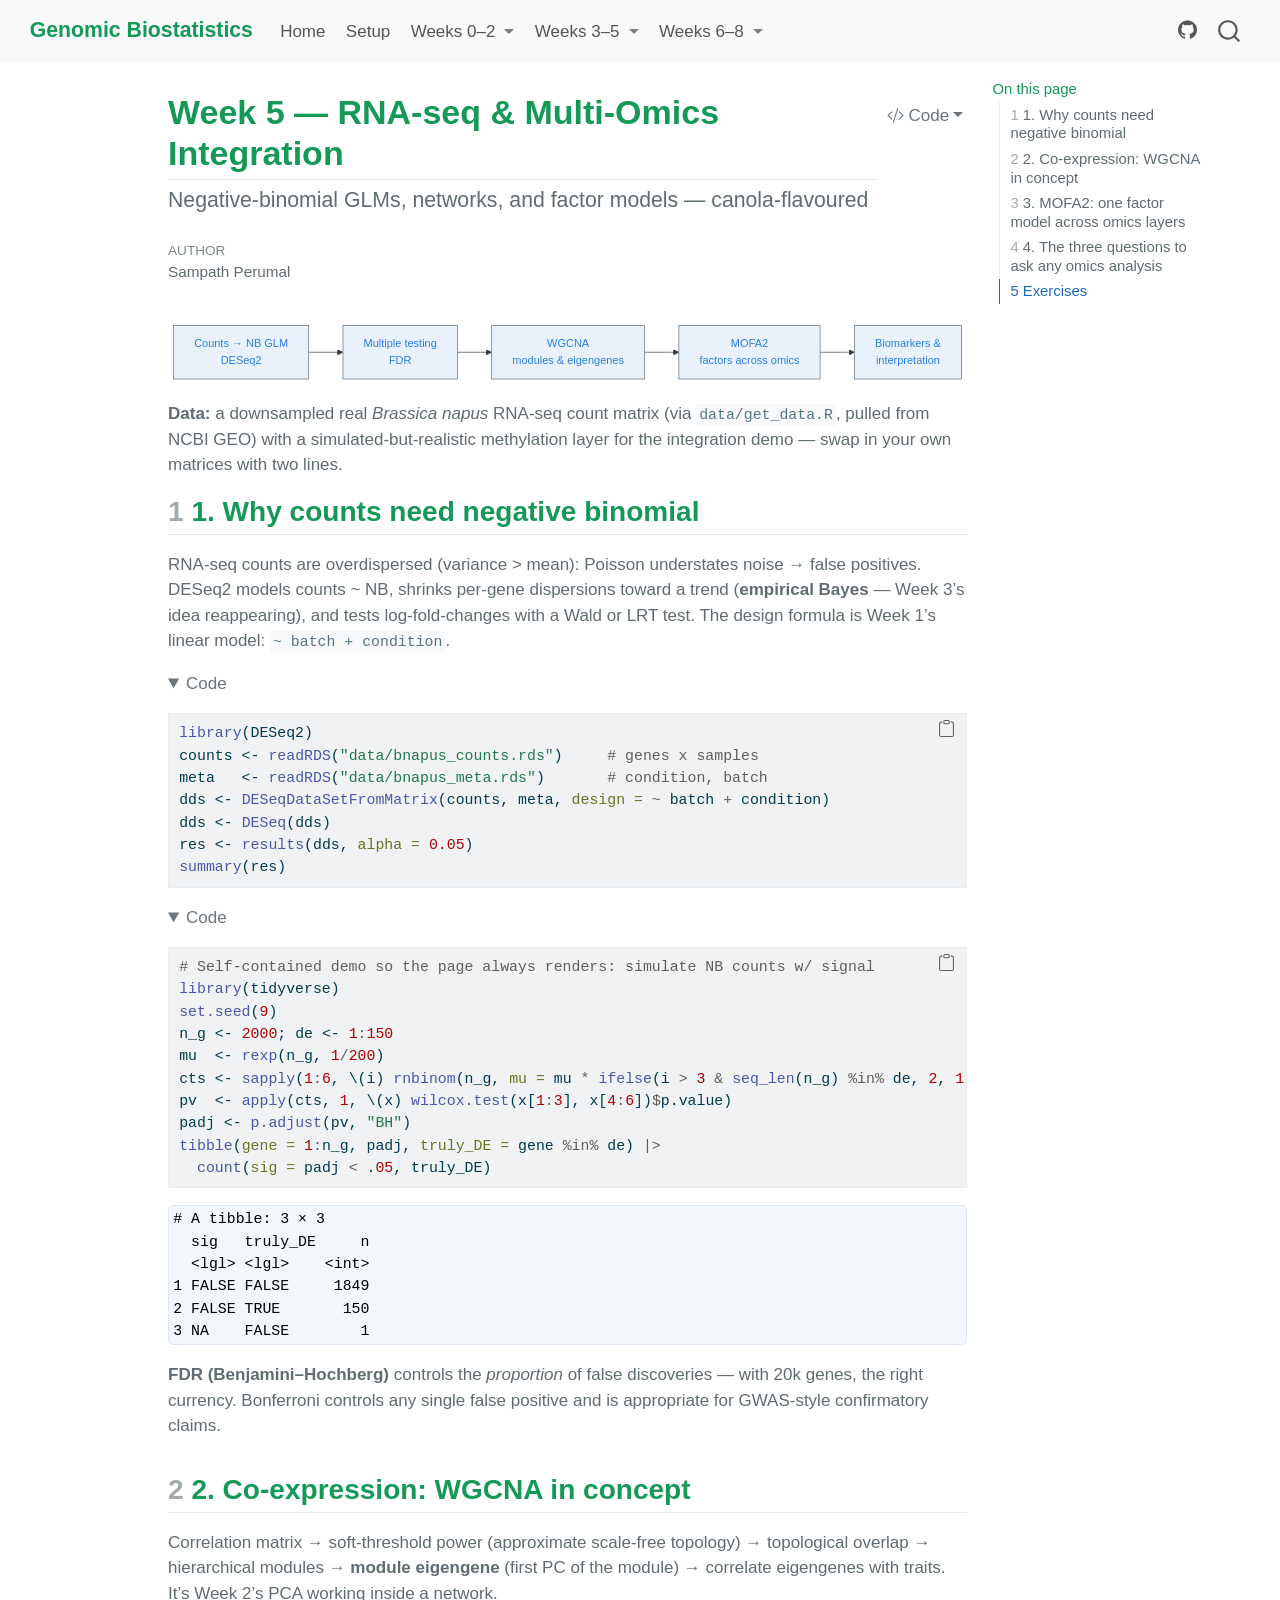
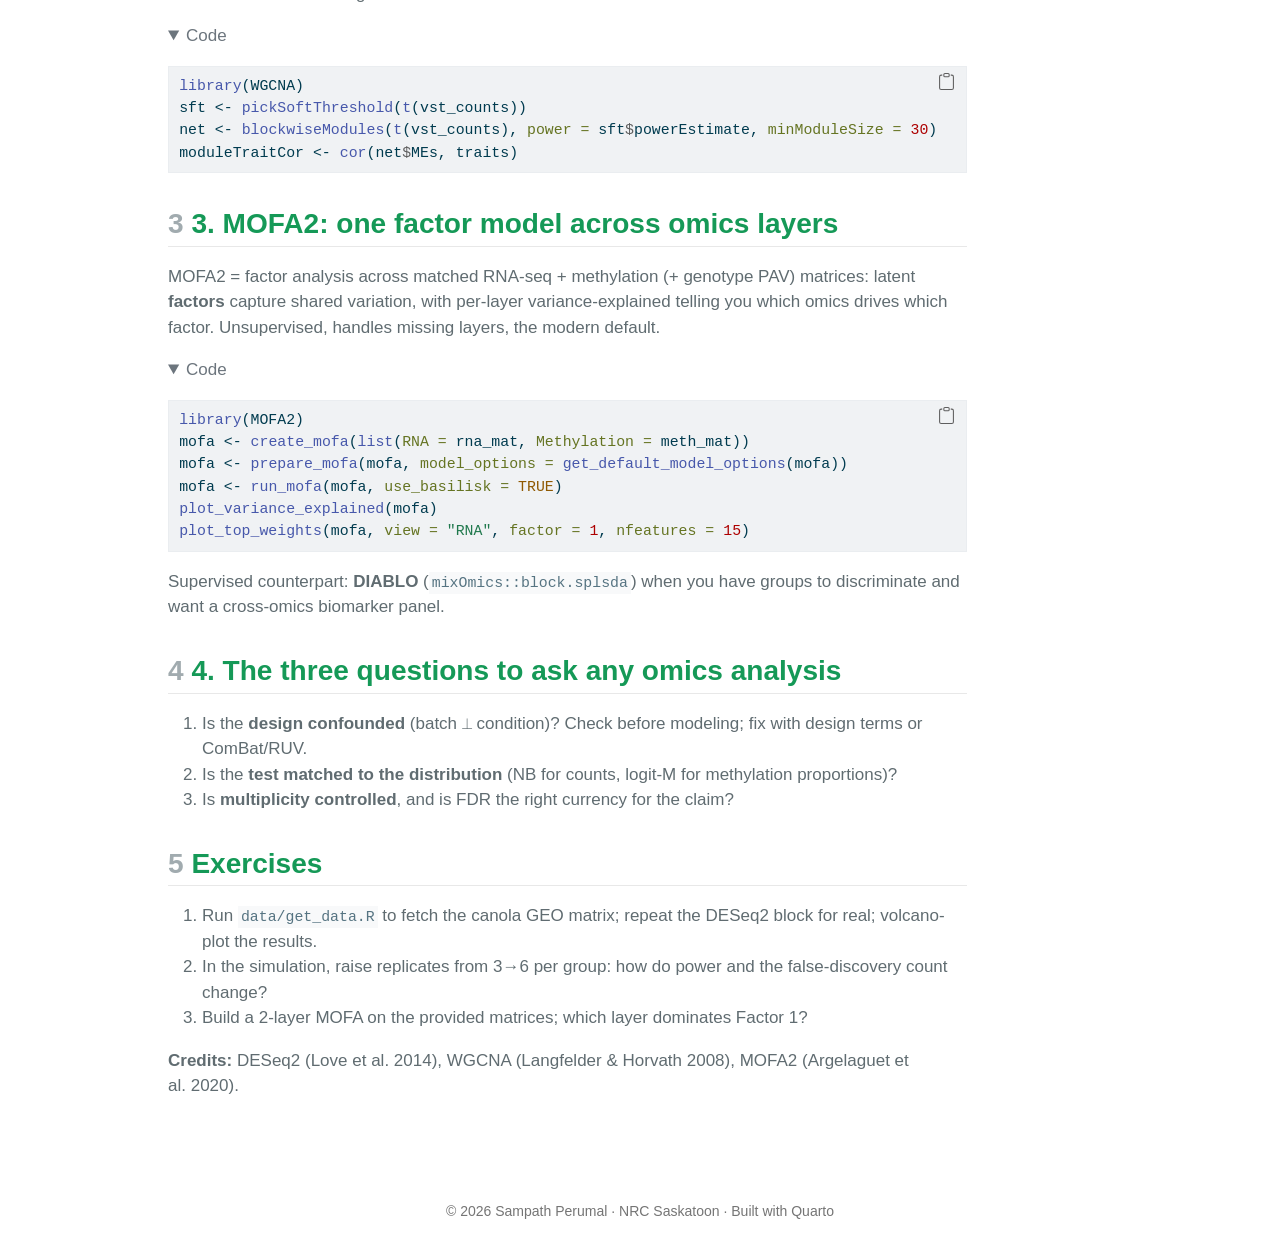
<file: weeks/week5-multiomics.html>
<!DOCTYPE html>
<html xmlns="http://www.w3.org/1999/xhtml" lang="en" xml:lang="en"><head>

<meta charset="utf-8">
<meta name="generator" content="quarto-1.7.32">

<meta name="viewport" content="width=device-width, initial-scale=1.0, user-scalable=yes">

<meta name="author" content="Sampath Perumal">

<title>Week 5 — RNA-seq &amp; Multi-Omics Integration – Genomic Biostatistics</title>
<style>
code{white-space: pre-wrap;}
span.smallcaps{font-variant: small-caps;}
div.columns{display: flex; gap: min(4vw, 1.5em);}
div.column{flex: auto; overflow-x: auto;}
div.hanging-indent{margin-left: 1.5em; text-indent: -1.5em;}
ul.task-list{list-style: none;}
ul.task-list li input[type="checkbox"] {
  width: 0.8em;
  margin: 0 0.8em 0.2em -1em; /* quarto-specific, see https://github.com/quarto-dev/quarto-cli/issues/4556 */ 
  vertical-align: middle;
}
/* CSS for syntax highlighting */
html { -webkit-text-size-adjust: 100%; }
pre > code.sourceCode { white-space: pre; position: relative; }
pre > code.sourceCode > span { display: inline-block; line-height: 1.25; }
pre > code.sourceCode > span:empty { height: 1.2em; }
.sourceCode { overflow: visible; }
code.sourceCode > span { color: inherit; text-decoration: inherit; }
div.sourceCode { margin: 1em 0; }
pre.sourceCode { margin: 0; }
@media screen {
div.sourceCode { overflow: auto; }
}
@media print {
pre > code.sourceCode { white-space: pre-wrap; }
pre > code.sourceCode > span { text-indent: -5em; padding-left: 5em; }
}
pre.numberSource code
  { counter-reset: source-line 0; }
pre.numberSource code > span
  { position: relative; left: -4em; counter-increment: source-line; }
pre.numberSource code > span > a:first-child::before
  { content: counter(source-line);
    position: relative; left: -1em; text-align: right; vertical-align: baseline;
    border: none; display: inline-block;
    -webkit-touch-callout: none; -webkit-user-select: none;
    -khtml-user-select: none; -moz-user-select: none;
    -ms-user-select: none; user-select: none;
    padding: 0 4px; width: 4em;
  }
pre.numberSource { margin-left: 3em;  padding-left: 4px; }
div.sourceCode
  {   }
@media screen {
pre > code.sourceCode > span > a:first-child::before { text-decoration: underline; }
}
</style>


<script src="../site_libs/quarto-nav/quarto-nav.js"></script>
<script src="../site_libs/quarto-nav/headroom.min.js"></script>
<script src="../site_libs/clipboard/clipboard.min.js"></script>
<script src="../site_libs/quarto-search/autocomplete.umd.js"></script>
<script src="../site_libs/quarto-search/fuse.min.js"></script>
<script src="../site_libs/quarto-search/quarto-search.js"></script>
<meta name="quarto:offset" content="../">
<script src="../site_libs/quarto-html/quarto.js" type="module"></script>
<script src="../site_libs/quarto-html/tabsets/tabsets.js" type="module"></script>
<script src="../site_libs/quarto-html/popper.min.js"></script>
<script src="../site_libs/quarto-html/tippy.umd.min.js"></script>
<script src="../site_libs/quarto-html/anchor.min.js"></script>
<link href="../site_libs/quarto-html/tippy.css" rel="stylesheet">
<link href="../site_libs/quarto-html/quarto-syntax-highlighting-37eea08aefeeee20ff55810ff984fec1.css" rel="stylesheet" id="quarto-text-highlighting-styles">
<script src="../site_libs/bootstrap/bootstrap.min.js"></script>
<link href="../site_libs/bootstrap/bootstrap-icons.css" rel="stylesheet">
<link href="../site_libs/bootstrap/bootstrap-1db537fb3bcd8f11fad3b5bfa09a4cac.min.css" rel="stylesheet" append-hash="true" id="quarto-bootstrap" data-mode="light">
<script id="quarto-search-options" type="application/json">{
  "location": "navbar",
  "copy-button": false,
  "collapse-after": 3,
  "panel-placement": "end",
  "type": "overlay",
  "limit": 50,
  "keyboard-shortcut": [
    "f",
    "/",
    "s"
  ],
  "show-item-context": false,
  "language": {
    "search-no-results-text": "No results",
    "search-matching-documents-text": "matching documents",
    "search-copy-link-title": "Copy link to search",
    "search-hide-matches-text": "Hide additional matches",
    "search-more-match-text": "more match in this document",
    "search-more-matches-text": "more matches in this document",
    "search-clear-button-title": "Clear",
    "search-text-placeholder": "",
    "search-detached-cancel-button-title": "Cancel",
    "search-submit-button-title": "Submit",
    "search-label": "Search"
  }
}</script>
<script src="../site_libs/quarto-diagram/mermaid.min.js"></script>
<script src="../site_libs/quarto-diagram/mermaid-init.js"></script>
<link href="../site_libs/quarto-diagram/mermaid.css" rel="stylesheet">


</head>

<body class="nav-fixed quarto-light">

<div id="quarto-search-results"></div>
  <header id="quarto-header" class="headroom fixed-top">
    <nav class="navbar navbar-expand-lg " data-bs-theme="dark">
      <div class="navbar-container container-fluid">
      <div class="navbar-brand-container mx-auto">
    <a class="navbar-brand" href="../index.html">
    <span class="navbar-title">Genomic Biostatistics</span>
    </a>
  </div>
            <div id="quarto-search" class="" title="Search"></div>
          <button class="navbar-toggler" type="button" data-bs-toggle="collapse" data-bs-target="#navbarCollapse" aria-controls="navbarCollapse" role="menu" aria-expanded="false" aria-label="Toggle navigation" onclick="if (window.quartoToggleHeadroom) { window.quartoToggleHeadroom(); }">
  <span class="navbar-toggler-icon"></span>
</button>
          <div class="collapse navbar-collapse" id="navbarCollapse">
            <ul class="navbar-nav navbar-nav-scroll me-auto">
  <li class="nav-item">
    <a class="nav-link" href="../index.html"> 
<span class="menu-text">Home</span></a>
  </li>  
  <li class="nav-item">
    <a class="nav-link" href="../setup.html"> 
<span class="menu-text">Setup</span></a>
  </li>  
  <li class="nav-item dropdown ">
    <a class="nav-link dropdown-toggle" href="#" id="nav-menu-weeks-0–2" role="link" data-bs-toggle="dropdown" aria-expanded="false">
 <span class="menu-text">Weeks 0–2</span>
    </a>
    <ul class="dropdown-menu" aria-labelledby="nav-menu-weeks-0–2">    
        <li>
    <a class="dropdown-item" href="../weeks/week0a-biostats-primer.html">
 <span class="dropdown-text">Week 0a — Biostatistics Primer</span></a>
  </li>  
        <li>
    <a class="dropdown-item" href="../weeks/week0b-r-essentials.html">
 <span class="dropdown-text">Week 0b — R Essentials</span></a>
  </li>  
        <li>
    <a class="dropdown-item" href="../weeks/week0c-other-languages.html">
 <span class="dropdown-text">Week 0c — Python, Bash, and SQL</span></a>
  </li>  
        <li>
    <a class="dropdown-item" href="../weeks/week1-mixed-models.html">
 <span class="dropdown-text">Week 1 — Linear &amp; Mixed Models</span></a>
  </li>  
        <li>
    <a class="dropdown-item" href="../weeks/week2-multivariate.html">
 <span class="dropdown-text">Week 2 — Multivariate Statistics &amp; Dimension Reduction</span></a>
  </li>  
    </ul>
  </li>
  <li class="nav-item dropdown ">
    <a class="nav-link dropdown-toggle" href="#" id="nav-menu-weeks-3–5" role="link" data-bs-toggle="dropdown" aria-expanded="false">
 <span class="menu-text">Weeks 3–5</span>
    </a>
    <ul class="dropdown-menu" aria-labelledby="nav-menu-weeks-3–5">    
        <li>
    <a class="dropdown-item" href="../weeks/week3-bayesian.html">
 <span class="dropdown-text">Week 3 — Bayesian Inference &amp; Genomic Prediction</span></a>
  </li>  
        <li>
    <a class="dropdown-item" href="../weeks/week4-machine-learning.html">
 <span class="dropdown-text">Week 4 — Machine Learning for Genomic Prediction</span></a>
  </li>  
        <li>
    <a class="dropdown-item" href="../weeks/week5-multiomics.html">
 <span class="dropdown-text">Week 5 — RNA-seq &amp; Multi-Omics Integration</span></a>
  </li>  
    </ul>
  </li>
  <li class="nav-item dropdown ">
    <a class="nav-link dropdown-toggle" href="#" id="nav-menu-weeks-6–8" role="link" data-bs-toggle="dropdown" aria-expanded="false">
 <span class="menu-text">Weeks 6–8</span>
    </a>
    <ul class="dropdown-menu" aria-labelledby="nav-menu-weeks-6–8">    
        <li>
    <a class="dropdown-item" href="../weeks/week6-shiny-apps.html">
 <span class="dropdown-text">Week 6 — Interactive Web Applications with Shiny</span></a>
  </li>  
        <li>
    <a class="dropdown-item" href="../weeks/week7-databases-apis.html">
 <span class="dropdown-text">Week 7 — Databases &amp; APIs for Breeding Data</span></a>
  </li>  
        <li>
    <a class="dropdown-item" href="../weeks/week8-hpc-pipelines.html">
 <span class="dropdown-text">Week 8 — HPC &amp; Reproducible Pipelines</span></a>
  </li>  
    </ul>
  </li>
</ul>
            <ul class="navbar-nav navbar-nav-scroll ms-auto">
  <li class="nav-item compact">
    <a class="nav-link" href="https://github.com/sampathperumal/genomic-biostats-course"> <i class="bi bi-github" role="img">
</i> 
<span class="menu-text"></span></a>
  </li>  
</ul>
          </div> <!-- /navcollapse -->
            <div class="quarto-navbar-tools">
</div>
      </div> <!-- /container-fluid -->
    </nav>
</header>
<!-- content -->
<div id="quarto-content" class="quarto-container page-columns page-rows-contents page-layout-article page-navbar">
<!-- sidebar -->
<!-- margin-sidebar -->
    <div id="quarto-margin-sidebar" class="sidebar margin-sidebar">
        <nav id="TOC" role="doc-toc" class="toc-active">
    <h2 id="toc-title">On this page</h2>
   
  <ul>
  <li><a href="#why-counts-need-negative-binomial" id="toc-why-counts-need-negative-binomial" class="nav-link active" data-scroll-target="#why-counts-need-negative-binomial"><span class="header-section-number">1</span> 1. Why counts need negative binomial</a></li>
  <li><a href="#co-expression-wgcna-in-concept" id="toc-co-expression-wgcna-in-concept" class="nav-link" data-scroll-target="#co-expression-wgcna-in-concept"><span class="header-section-number">2</span> 2. Co-expression: WGCNA in concept</a></li>
  <li><a href="#mofa2-one-factor-model-across-omics-layers" id="toc-mofa2-one-factor-model-across-omics-layers" class="nav-link" data-scroll-target="#mofa2-one-factor-model-across-omics-layers"><span class="header-section-number">3</span> 3. MOFA2: one factor model across omics layers</a></li>
  <li><a href="#the-three-questions-to-ask-any-omics-analysis" id="toc-the-three-questions-to-ask-any-omics-analysis" class="nav-link" data-scroll-target="#the-three-questions-to-ask-any-omics-analysis"><span class="header-section-number">4</span> 4. The three questions to ask any omics analysis</a></li>
  <li><a href="#exercises" id="toc-exercises" class="nav-link" data-scroll-target="#exercises"><span class="header-section-number">5</span> Exercises</a></li>
  </ul>
</nav>
    </div>
<!-- main -->
<main class="content" id="quarto-document-content">

<header id="title-block-header" class="quarto-title-block default">
<div class="quarto-title">
<div class="quarto-title-block"><div><h1 class="title">Week 5 — RNA-seq &amp; Multi-Omics Integration</h1><button type="button" class="btn code-tools-button dropdown-toggle" id="quarto-code-tools-menu" data-bs-toggle="dropdown" aria-expanded="false"><i class="bi"></i> Code</button><ul class="dropdown-menu dropdown-menu-end" aria-labelelledby="quarto-code-tools-menu"><li><a id="quarto-show-all-code" class="dropdown-item" href="javascript:void(0)" role="button">Show All Code</a></li><li><a id="quarto-hide-all-code" class="dropdown-item" href="javascript:void(0)" role="button">Hide All Code</a></li><li><hr class="dropdown-divider"></li><li><a id="quarto-view-source" class="dropdown-item" href="javascript:void(0)" role="button">View Source</a></li></ul></div></div>
<p class="subtitle lead">Negative-binomial GLMs, networks, and factor models — canola-flavoured</p>
</div>



<div class="quarto-title-meta">

    <div>
    <div class="quarto-title-meta-heading">Author</div>
    <div class="quarto-title-meta-contents">
             <p>Sampath Perumal </p>
          </div>
  </div>
    
  
    
  </div>
  


</header>


<div class="cell" data-layout-align="default">
<div class="cell-output-display">
<div>
<p></p><figure class="figure"><p></p>
<div>
<pre class="mermaid mermaid-js">flowchart LR
    A[Counts → NB GLM&lt;br/&gt;DESeq2] --&gt; B[Multiple testing&lt;br/&gt;FDR]
    B --&gt; C[WGCNA&lt;br/&gt;modules &amp; eigengenes]
    C --&gt; D[MOFA2&lt;br/&gt;factors across omics]
    D --&gt; E[Biomarkers &amp;&lt;br/&gt;interpretation]
</pre>
</div>
<p></p></figure><p></p>
</div>
</div>
</div>
<p><strong>Data:</strong> a downsampled real <em>Brassica napus</em> RNA-seq count matrix (via <code>data/get_data.R</code>, pulled from NCBI GEO) with a simulated-but-realistic methylation layer for the integration demo — swap in your own matrices with two lines.</p>
<section id="why-counts-need-negative-binomial" class="level2" data-number="1">
<h2 data-number="1" class="anchored" data-anchor-id="why-counts-need-negative-binomial"><span class="header-section-number">1</span> 1. Why counts need negative binomial</h2>
<p>RNA-seq counts are overdispersed (variance &gt; mean): Poisson understates noise → false positives. DESeq2 models counts ~ NB, shrinks per-gene dispersions toward a trend (<strong>empirical Bayes</strong> — Week 3’s idea reappearing), and tests log-fold-changes with a Wald or LRT test. The design formula is Week 1’s linear model: <code>~ batch + condition</code>.</p>
<div class="cell">
<details open="" class="code-fold">
<summary>Code</summary>
<div class="sourceCode cell-code" id="cb1"><pre class="sourceCode r code-with-copy"><code class="sourceCode r"><span id="cb1-1"><a href="#cb1-1" aria-hidden="true" tabindex="-1"></a><span class="fu">library</span>(DESeq2)</span>
<span id="cb1-2"><a href="#cb1-2" aria-hidden="true" tabindex="-1"></a>counts <span class="ot">&lt;-</span> <span class="fu">readRDS</span>(<span class="st">"data/bnapus_counts.rds"</span>)     <span class="co"># genes x samples</span></span>
<span id="cb1-3"><a href="#cb1-3" aria-hidden="true" tabindex="-1"></a>meta   <span class="ot">&lt;-</span> <span class="fu">readRDS</span>(<span class="st">"data/bnapus_meta.rds"</span>)       <span class="co"># condition, batch</span></span>
<span id="cb1-4"><a href="#cb1-4" aria-hidden="true" tabindex="-1"></a>dds <span class="ot">&lt;-</span> <span class="fu">DESeqDataSetFromMatrix</span>(counts, meta, <span class="at">design =</span> <span class="sc">~</span> batch <span class="sc">+</span> condition)</span>
<span id="cb1-5"><a href="#cb1-5" aria-hidden="true" tabindex="-1"></a>dds <span class="ot">&lt;-</span> <span class="fu">DESeq</span>(dds)</span>
<span id="cb1-6"><a href="#cb1-6" aria-hidden="true" tabindex="-1"></a>res <span class="ot">&lt;-</span> <span class="fu">results</span>(dds, <span class="at">alpha =</span> <span class="fl">0.05</span>)</span>
<span id="cb1-7"><a href="#cb1-7" aria-hidden="true" tabindex="-1"></a><span class="fu">summary</span>(res)</span></code><button title="Copy to Clipboard" class="code-copy-button"><i class="bi"></i></button></pre></div>
</details>
</div>
<div class="cell">
<details open="" class="code-fold">
<summary>Code</summary>
<div class="sourceCode cell-code" id="cb2"><pre class="sourceCode r code-with-copy"><code class="sourceCode r"><span id="cb2-1"><a href="#cb2-1" aria-hidden="true" tabindex="-1"></a><span class="co"># Self-contained demo so the page always renders: simulate NB counts w/ signal</span></span>
<span id="cb2-2"><a href="#cb2-2" aria-hidden="true" tabindex="-1"></a><span class="fu">library</span>(tidyverse)</span>
<span id="cb2-3"><a href="#cb2-3" aria-hidden="true" tabindex="-1"></a><span class="fu">set.seed</span>(<span class="dv">9</span>)</span>
<span id="cb2-4"><a href="#cb2-4" aria-hidden="true" tabindex="-1"></a>n_g <span class="ot">&lt;-</span> <span class="dv">2000</span>; de <span class="ot">&lt;-</span> <span class="dv">1</span><span class="sc">:</span><span class="dv">150</span></span>
<span id="cb2-5"><a href="#cb2-5" aria-hidden="true" tabindex="-1"></a>mu  <span class="ot">&lt;-</span> <span class="fu">rexp</span>(n_g, <span class="dv">1</span><span class="sc">/</span><span class="dv">200</span>)</span>
<span id="cb2-6"><a href="#cb2-6" aria-hidden="true" tabindex="-1"></a>cts <span class="ot">&lt;-</span> <span class="fu">sapply</span>(<span class="dv">1</span><span class="sc">:</span><span class="dv">6</span>, \(i) <span class="fu">rnbinom</span>(n_g, <span class="at">mu =</span> mu <span class="sc">*</span> <span class="fu">ifelse</span>(i <span class="sc">&gt;</span> <span class="dv">3</span> <span class="sc">&amp;</span> <span class="fu">seq_len</span>(n_g) <span class="sc">%in%</span> de, <span class="dv">2</span>, <span class="dv">1</span>), <span class="at">size =</span> <span class="dv">3</span>))</span>
<span id="cb2-7"><a href="#cb2-7" aria-hidden="true" tabindex="-1"></a>pv  <span class="ot">&lt;-</span> <span class="fu">apply</span>(cts, <span class="dv">1</span>, \(x) <span class="fu">wilcox.test</span>(x[<span class="dv">1</span><span class="sc">:</span><span class="dv">3</span>], x[<span class="dv">4</span><span class="sc">:</span><span class="dv">6</span>])<span class="sc">$</span>p.value)</span>
<span id="cb2-8"><a href="#cb2-8" aria-hidden="true" tabindex="-1"></a>padj <span class="ot">&lt;-</span> <span class="fu">p.adjust</span>(pv, <span class="st">"BH"</span>)</span>
<span id="cb2-9"><a href="#cb2-9" aria-hidden="true" tabindex="-1"></a><span class="fu">tibble</span>(<span class="at">gene =</span> <span class="dv">1</span><span class="sc">:</span>n_g, padj, <span class="at">truly_DE =</span> gene <span class="sc">%in%</span> de) <span class="sc">|&gt;</span></span>
<span id="cb2-10"><a href="#cb2-10" aria-hidden="true" tabindex="-1"></a>  <span class="fu">count</span>(<span class="at">sig =</span> padj <span class="sc">&lt;</span> .<span class="dv">05</span>, truly_DE)</span></code><button title="Copy to Clipboard" class="code-copy-button"><i class="bi"></i></button></pre></div>
</details>
<div class="cell-output cell-output-stdout">
<pre><code># A tibble: 3 × 3
  sig   truly_DE     n
  &lt;lgl&gt; &lt;lgl&gt;    &lt;int&gt;
1 FALSE FALSE     1849
2 FALSE TRUE       150
3 NA    FALSE        1</code></pre>
</div>
</div>
<p><strong>FDR (Benjamini–Hochberg)</strong> controls the <em>proportion</em> of false discoveries — with 20k genes, the right currency. Bonferroni controls any single false positive and is appropriate for GWAS-style confirmatory claims.</p>
</section>
<section id="co-expression-wgcna-in-concept" class="level2" data-number="2">
<h2 data-number="2" class="anchored" data-anchor-id="co-expression-wgcna-in-concept"><span class="header-section-number">2</span> 2. Co-expression: WGCNA in concept</h2>
<p>Correlation matrix → soft-threshold power (approximate scale-free topology) → topological overlap → hierarchical modules → <strong>module eigengene</strong> (first PC of the module) → correlate eigengenes with traits. It’s Week 2’s PCA working inside a network.</p>
<div class="cell">
<details open="" class="code-fold">
<summary>Code</summary>
<div class="sourceCode cell-code" id="cb4"><pre class="sourceCode r code-with-copy"><code class="sourceCode r"><span id="cb4-1"><a href="#cb4-1" aria-hidden="true" tabindex="-1"></a><span class="fu">library</span>(WGCNA)</span>
<span id="cb4-2"><a href="#cb4-2" aria-hidden="true" tabindex="-1"></a>sft <span class="ot">&lt;-</span> <span class="fu">pickSoftThreshold</span>(<span class="fu">t</span>(vst_counts))</span>
<span id="cb4-3"><a href="#cb4-3" aria-hidden="true" tabindex="-1"></a>net <span class="ot">&lt;-</span> <span class="fu">blockwiseModules</span>(<span class="fu">t</span>(vst_counts), <span class="at">power =</span> sft<span class="sc">$</span>powerEstimate, <span class="at">minModuleSize =</span> <span class="dv">30</span>)</span>
<span id="cb4-4"><a href="#cb4-4" aria-hidden="true" tabindex="-1"></a>moduleTraitCor <span class="ot">&lt;-</span> <span class="fu">cor</span>(net<span class="sc">$</span>MEs, traits)</span></code><button title="Copy to Clipboard" class="code-copy-button"><i class="bi"></i></button></pre></div>
</details>
</div>
</section>
<section id="mofa2-one-factor-model-across-omics-layers" class="level2" data-number="3">
<h2 data-number="3" class="anchored" data-anchor-id="mofa2-one-factor-model-across-omics-layers"><span class="header-section-number">3</span> 3. MOFA2: one factor model across omics layers</h2>
<p>MOFA2 = factor analysis across matched RNA-seq + methylation (+ genotype PAV) matrices: latent <strong>factors</strong> capture shared variation, with per-layer variance-explained telling you which omics drives which factor. Unsupervised, handles missing layers, the modern default.</p>
<div class="cell">
<details open="" class="code-fold">
<summary>Code</summary>
<div class="sourceCode cell-code" id="cb5"><pre class="sourceCode r code-with-copy"><code class="sourceCode r"><span id="cb5-1"><a href="#cb5-1" aria-hidden="true" tabindex="-1"></a><span class="fu">library</span>(MOFA2)</span>
<span id="cb5-2"><a href="#cb5-2" aria-hidden="true" tabindex="-1"></a>mofa <span class="ot">&lt;-</span> <span class="fu">create_mofa</span>(<span class="fu">list</span>(<span class="at">RNA =</span> rna_mat, <span class="at">Methylation =</span> meth_mat))</span>
<span id="cb5-3"><a href="#cb5-3" aria-hidden="true" tabindex="-1"></a>mofa <span class="ot">&lt;-</span> <span class="fu">prepare_mofa</span>(mofa, <span class="at">model_options =</span> <span class="fu">get_default_model_options</span>(mofa))</span>
<span id="cb5-4"><a href="#cb5-4" aria-hidden="true" tabindex="-1"></a>mofa <span class="ot">&lt;-</span> <span class="fu">run_mofa</span>(mofa, <span class="at">use_basilisk =</span> <span class="cn">TRUE</span>)</span>
<span id="cb5-5"><a href="#cb5-5" aria-hidden="true" tabindex="-1"></a><span class="fu">plot_variance_explained</span>(mofa)</span>
<span id="cb5-6"><a href="#cb5-6" aria-hidden="true" tabindex="-1"></a><span class="fu">plot_top_weights</span>(mofa, <span class="at">view =</span> <span class="st">"RNA"</span>, <span class="at">factor =</span> <span class="dv">1</span>, <span class="at">nfeatures =</span> <span class="dv">15</span>)</span></code><button title="Copy to Clipboard" class="code-copy-button"><i class="bi"></i></button></pre></div>
</details>
</div>
<p>Supervised counterpart: <strong>DIABLO</strong> (<code>mixOmics::block.splsda</code>) when you have groups to discriminate and want a cross-omics biomarker panel.</p>
</section>
<section id="the-three-questions-to-ask-any-omics-analysis" class="level2" data-number="4">
<h2 data-number="4" class="anchored" data-anchor-id="the-three-questions-to-ask-any-omics-analysis"><span class="header-section-number">4</span> 4. The three questions to ask any omics analysis</h2>
<ol type="1">
<li>Is the <strong>design confounded</strong> (batch ⟂ condition)? Check before modeling; fix with design terms or ComBat/RUV.</li>
<li>Is the <strong>test matched to the distribution</strong> (NB for counts, logit-M for methylation proportions)?</li>
<li>Is <strong>multiplicity controlled</strong>, and is FDR the right currency for the claim?</li>
</ol>
</section>
<section id="exercises" class="level2" data-number="5">
<h2 data-number="5" class="anchored" data-anchor-id="exercises"><span class="header-section-number">5</span> Exercises</h2>
<ol type="1">
<li>Run <code>data/get_data.R</code> to fetch the canola GEO matrix; repeat the DESeq2 block for real; volcano-plot the results.</li>
<li>In the simulation, raise replicates from 3→6 per group: how do power and the false-discovery count change?</li>
<li>Build a 2-layer MOFA on the provided matrices; which layer dominates Factor 1?</li>
</ol>
<p><strong>Credits:</strong> DESeq2 (Love et al.&nbsp;2014), WGCNA (Langfelder &amp; Horvath 2008), MOFA2 (Argelaguet et al.&nbsp;2020).</p>


<!-- -->

</section>

</main> <!-- /main -->
<script id="quarto-html-after-body" type="application/javascript">
  window.document.addEventListener("DOMContentLoaded", function (event) {
    const icon = "";
    const anchorJS = new window.AnchorJS();
    anchorJS.options = {
      placement: 'right',
      icon: icon
    };
    anchorJS.add('.anchored');
    const isCodeAnnotation = (el) => {
      for (const clz of el.classList) {
        if (clz.startsWith('code-annotation-')) {                     
          return true;
        }
      }
      return false;
    }
    const onCopySuccess = function(e) {
      // button target
      const button = e.trigger;
      // don't keep focus
      button.blur();
      // flash "checked"
      button.classList.add('code-copy-button-checked');
      var currentTitle = button.getAttribute("title");
      button.setAttribute("title", "Copied!");
      let tooltip;
      if (window.bootstrap) {
        button.setAttribute("data-bs-toggle", "tooltip");
        button.setAttribute("data-bs-placement", "left");
        button.setAttribute("data-bs-title", "Copied!");
        tooltip = new bootstrap.Tooltip(button, 
          { trigger: "manual", 
            customClass: "code-copy-button-tooltip",
            offset: [0, -8]});
        tooltip.show();    
      }
      setTimeout(function() {
        if (tooltip) {
          tooltip.hide();
          button.removeAttribute("data-bs-title");
          button.removeAttribute("data-bs-toggle");
          button.removeAttribute("data-bs-placement");
        }
        button.setAttribute("title", currentTitle);
        button.classList.remove('code-copy-button-checked');
      }, 1000);
      // clear code selection
      e.clearSelection();
    }
    const getTextToCopy = function(trigger) {
        const codeEl = trigger.previousElementSibling.cloneNode(true);
        for (const childEl of codeEl.children) {
          if (isCodeAnnotation(childEl)) {
            childEl.remove();
          }
        }
        return codeEl.innerText;
    }
    const clipboard = new window.ClipboardJS('.code-copy-button:not([data-in-quarto-modal])', {
      text: getTextToCopy
    });
    clipboard.on('success', onCopySuccess);
    if (window.document.getElementById('quarto-embedded-source-code-modal')) {
      const clipboardModal = new window.ClipboardJS('.code-copy-button[data-in-quarto-modal]', {
        text: getTextToCopy,
        container: window.document.getElementById('quarto-embedded-source-code-modal')
      });
      clipboardModal.on('success', onCopySuccess);
    }
    const viewSource = window.document.getElementById('quarto-view-source') ||
                       window.document.getElementById('quarto-code-tools-source');
    if (viewSource) {
      const sourceUrl = viewSource.getAttribute("data-quarto-source-url");
      viewSource.addEventListener("click", function(e) {
        if (sourceUrl) {
          // rstudio viewer pane
          if (/\bcapabilities=\b/.test(window.location)) {
            window.open(sourceUrl);
          } else {
            window.location.href = sourceUrl;
          }
        } else {
          const modal = new bootstrap.Modal(document.getElementById('quarto-embedded-source-code-modal'));
          modal.show();
        }
        return false;
      });
    }
    function toggleCodeHandler(show) {
      return function(e) {
        const detailsSrc = window.document.querySelectorAll(".cell > details > .sourceCode");
        for (let i=0; i<detailsSrc.length; i++) {
          const details = detailsSrc[i].parentElement;
          if (show) {
            details.open = true;
          } else {
            details.removeAttribute("open");
          }
        }
        const cellCodeDivs = window.document.querySelectorAll(".cell > .sourceCode");
        const fromCls = show ? "hidden" : "unhidden";
        const toCls = show ? "unhidden" : "hidden";
        for (let i=0; i<cellCodeDivs.length; i++) {
          const codeDiv = cellCodeDivs[i];
          if (codeDiv.classList.contains(fromCls)) {
            codeDiv.classList.remove(fromCls);
            codeDiv.classList.add(toCls);
          } 
        }
        return false;
      }
    }
    const hideAllCode = window.document.getElementById("quarto-hide-all-code");
    if (hideAllCode) {
      hideAllCode.addEventListener("click", toggleCodeHandler(false));
    }
    const showAllCode = window.document.getElementById("quarto-show-all-code");
    if (showAllCode) {
      showAllCode.addEventListener("click", toggleCodeHandler(true));
    }
      var localhostRegex = new RegExp(/^(?:http|https):\/\/localhost\:?[0-9]*\//);
      var mailtoRegex = new RegExp(/^mailto:/);
        var filterRegex = new RegExp("https:\/\/sampathperumal\.github\.io\/genomic-biostats-course");
      var isInternal = (href) => {
          return filterRegex.test(href) || localhostRegex.test(href) || mailtoRegex.test(href);
      }
      // Inspect non-navigation links and adorn them if external
     var links = window.document.querySelectorAll('a[href]:not(.nav-link):not(.navbar-brand):not(.toc-action):not(.sidebar-link):not(.sidebar-item-toggle):not(.pagination-link):not(.no-external):not([aria-hidden]):not(.dropdown-item):not(.quarto-navigation-tool):not(.about-link)');
      for (var i=0; i<links.length; i++) {
        const link = links[i];
        if (!isInternal(link.href)) {
          // undo the damage that might have been done by quarto-nav.js in the case of
          // links that we want to consider external
          if (link.dataset.originalHref !== undefined) {
            link.href = link.dataset.originalHref;
          }
        }
      }
    function tippyHover(el, contentFn, onTriggerFn, onUntriggerFn) {
      const config = {
        allowHTML: true,
        maxWidth: 500,
        delay: 100,
        arrow: false,
        appendTo: function(el) {
            return el.parentElement;
        },
        interactive: true,
        interactiveBorder: 10,
        theme: 'quarto',
        placement: 'bottom-start',
      };
      if (contentFn) {
        config.content = contentFn;
      }
      if (onTriggerFn) {
        config.onTrigger = onTriggerFn;
      }
      if (onUntriggerFn) {
        config.onUntrigger = onUntriggerFn;
      }
      window.tippy(el, config); 
    }
    const noterefs = window.document.querySelectorAll('a[role="doc-noteref"]');
    for (var i=0; i<noterefs.length; i++) {
      const ref = noterefs[i];
      tippyHover(ref, function() {
        // use id or data attribute instead here
        let href = ref.getAttribute('data-footnote-href') || ref.getAttribute('href');
        try { href = new URL(href).hash; } catch {}
        const id = href.replace(/^#\/?/, "");
        const note = window.document.getElementById(id);
        if (note) {
          return note.innerHTML;
        } else {
          return "";
        }
      });
    }
    const xrefs = window.document.querySelectorAll('a.quarto-xref');
    const processXRef = (id, note) => {
      // Strip column container classes
      const stripColumnClz = (el) => {
        el.classList.remove("page-full", "page-columns");
        if (el.children) {
          for (const child of el.children) {
            stripColumnClz(child);
          }
        }
      }
      stripColumnClz(note)
      if (id === null || id.startsWith('sec-')) {
        // Special case sections, only their first couple elements
        const container = document.createElement("div");
        if (note.children && note.children.length > 2) {
          container.appendChild(note.children[0].cloneNode(true));
          for (let i = 1; i < note.children.length; i++) {
            const child = note.children[i];
            if (child.tagName === "P" && child.innerText === "") {
              continue;
            } else {
              container.appendChild(child.cloneNode(true));
              break;
            }
          }
          if (window.Quarto?.typesetMath) {
            window.Quarto.typesetMath(container);
          }
          return container.innerHTML
        } else {
          if (window.Quarto?.typesetMath) {
            window.Quarto.typesetMath(note);
          }
          return note.innerHTML;
        }
      } else {
        // Remove any anchor links if they are present
        const anchorLink = note.querySelector('a.anchorjs-link');
        if (anchorLink) {
          anchorLink.remove();
        }
        if (window.Quarto?.typesetMath) {
          window.Quarto.typesetMath(note);
        }
        if (note.classList.contains("callout")) {
          return note.outerHTML;
        } else {
          return note.innerHTML;
        }
      }
    }
    for (var i=0; i<xrefs.length; i++) {
      const xref = xrefs[i];
      tippyHover(xref, undefined, function(instance) {
        instance.disable();
        let url = xref.getAttribute('href');
        let hash = undefined; 
        if (url.startsWith('#')) {
          hash = url;
        } else {
          try { hash = new URL(url).hash; } catch {}
        }
        if (hash) {
          const id = hash.replace(/^#\/?/, "");
          const note = window.document.getElementById(id);
          if (note !== null) {
            try {
              const html = processXRef(id, note.cloneNode(true));
              instance.setContent(html);
            } finally {
              instance.enable();
              instance.show();
            }
          } else {
            // See if we can fetch this
            fetch(url.split('#')[0])
            .then(res => res.text())
            .then(html => {
              const parser = new DOMParser();
              const htmlDoc = parser.parseFromString(html, "text/html");
              const note = htmlDoc.getElementById(id);
              if (note !== null) {
                const html = processXRef(id, note);
                instance.setContent(html);
              } 
            }).finally(() => {
              instance.enable();
              instance.show();
            });
          }
        } else {
          // See if we can fetch a full url (with no hash to target)
          // This is a special case and we should probably do some content thinning / targeting
          fetch(url)
          .then(res => res.text())
          .then(html => {
            const parser = new DOMParser();
            const htmlDoc = parser.parseFromString(html, "text/html");
            const note = htmlDoc.querySelector('main.content');
            if (note !== null) {
              // This should only happen for chapter cross references
              // (since there is no id in the URL)
              // remove the first header
              if (note.children.length > 0 && note.children[0].tagName === "HEADER") {
                note.children[0].remove();
              }
              const html = processXRef(null, note);
              instance.setContent(html);
            } 
          }).finally(() => {
            instance.enable();
            instance.show();
          });
        }
      }, function(instance) {
      });
    }
        let selectedAnnoteEl;
        const selectorForAnnotation = ( cell, annotation) => {
          let cellAttr = 'data-code-cell="' + cell + '"';
          let lineAttr = 'data-code-annotation="' +  annotation + '"';
          const selector = 'span[' + cellAttr + '][' + lineAttr + ']';
          return selector;
        }
        const selectCodeLines = (annoteEl) => {
          const doc = window.document;
          const targetCell = annoteEl.getAttribute("data-target-cell");
          const targetAnnotation = annoteEl.getAttribute("data-target-annotation");
          const annoteSpan = window.document.querySelector(selectorForAnnotation(targetCell, targetAnnotation));
          const lines = annoteSpan.getAttribute("data-code-lines").split(",");
          const lineIds = lines.map((line) => {
            return targetCell + "-" + line;
          })
          let top = null;
          let height = null;
          let parent = null;
          if (lineIds.length > 0) {
              //compute the position of the single el (top and bottom and make a div)
              const el = window.document.getElementById(lineIds[0]);
              top = el.offsetTop;
              height = el.offsetHeight;
              parent = el.parentElement.parentElement;
            if (lineIds.length > 1) {
              const lastEl = window.document.getElementById(lineIds[lineIds.length - 1]);
              const bottom = lastEl.offsetTop + lastEl.offsetHeight;
              height = bottom - top;
            }
            if (top !== null && height !== null && parent !== null) {
              // cook up a div (if necessary) and position it 
              let div = window.document.getElementById("code-annotation-line-highlight");
              if (div === null) {
                div = window.document.createElement("div");
                div.setAttribute("id", "code-annotation-line-highlight");
                div.style.position = 'absolute';
                parent.appendChild(div);
              }
              div.style.top = top - 2 + "px";
              div.style.height = height + 4 + "px";
              div.style.left = 0;
              let gutterDiv = window.document.getElementById("code-annotation-line-highlight-gutter");
              if (gutterDiv === null) {
                gutterDiv = window.document.createElement("div");
                gutterDiv.setAttribute("id", "code-annotation-line-highlight-gutter");
                gutterDiv.style.position = 'absolute';
                const codeCell = window.document.getElementById(targetCell);
                const gutter = codeCell.querySelector('.code-annotation-gutter');
                gutter.appendChild(gutterDiv);
              }
              gutterDiv.style.top = top - 2 + "px";
              gutterDiv.style.height = height + 4 + "px";
            }
            selectedAnnoteEl = annoteEl;
          }
        };
        const unselectCodeLines = () => {
          const elementsIds = ["code-annotation-line-highlight", "code-annotation-line-highlight-gutter"];
          elementsIds.forEach((elId) => {
            const div = window.document.getElementById(elId);
            if (div) {
              div.remove();
            }
          });
          selectedAnnoteEl = undefined;
        };
          // Handle positioning of the toggle
      window.addEventListener(
        "resize",
        throttle(() => {
          elRect = undefined;
          if (selectedAnnoteEl) {
            selectCodeLines(selectedAnnoteEl);
          }
        }, 10)
      );
      function throttle(fn, ms) {
      let throttle = false;
      let timer;
        return (...args) => {
          if(!throttle) { // first call gets through
              fn.apply(this, args);
              throttle = true;
          } else { // all the others get throttled
              if(timer) clearTimeout(timer); // cancel #2
              timer = setTimeout(() => {
                fn.apply(this, args);
                timer = throttle = false;
              }, ms);
          }
        };
      }
        // Attach click handler to the DT
        const annoteDls = window.document.querySelectorAll('dt[data-target-cell]');
        for (const annoteDlNode of annoteDls) {
          annoteDlNode.addEventListener('click', (event) => {
            const clickedEl = event.target;
            if (clickedEl !== selectedAnnoteEl) {
              unselectCodeLines();
              const activeEl = window.document.querySelector('dt[data-target-cell].code-annotation-active');
              if (activeEl) {
                activeEl.classList.remove('code-annotation-active');
              }
              selectCodeLines(clickedEl);
              clickedEl.classList.add('code-annotation-active');
            } else {
              // Unselect the line
              unselectCodeLines();
              clickedEl.classList.remove('code-annotation-active');
            }
          });
        }
    const findCites = (el) => {
      const parentEl = el.parentElement;
      if (parentEl) {
        const cites = parentEl.dataset.cites;
        if (cites) {
          return {
            el,
            cites: cites.split(' ')
          };
        } else {
          return findCites(el.parentElement)
        }
      } else {
        return undefined;
      }
    };
    var bibliorefs = window.document.querySelectorAll('a[role="doc-biblioref"]');
    for (var i=0; i<bibliorefs.length; i++) {
      const ref = bibliorefs[i];
      const citeInfo = findCites(ref);
      if (citeInfo) {
        tippyHover(citeInfo.el, function() {
          var popup = window.document.createElement('div');
          citeInfo.cites.forEach(function(cite) {
            var citeDiv = window.document.createElement('div');
            citeDiv.classList.add('hanging-indent');
            citeDiv.classList.add('csl-entry');
            var biblioDiv = window.document.getElementById('ref-' + cite);
            if (biblioDiv) {
              citeDiv.innerHTML = biblioDiv.innerHTML;
            }
            popup.appendChild(citeDiv);
          });
          return popup.innerHTML;
        });
      }
    }
  });
  </script><div class="modal fade" id="quarto-embedded-source-code-modal" tabindex="-1" aria-labelledby="quarto-embedded-source-code-modal-label" aria-hidden="true"><div class="modal-dialog modal-dialog-scrollable"><div class="modal-content"><div class="modal-header"><h5 class="modal-title" id="quarto-embedded-source-code-modal-label">Source Code</h5><button class="btn-close" data-bs-dismiss="modal"></button></div><div class="modal-body"><div class="">
<div class="sourceCode" id="cb6" data-shortcodes="false"><pre class="sourceCode markdown code-with-copy"><code class="sourceCode markdown"><span id="cb6-1"><a href="#cb6-1" aria-hidden="true" tabindex="-1"></a><span class="co">---</span></span>
<span id="cb6-2"><a href="#cb6-2" aria-hidden="true" tabindex="-1"></a><span class="an">title:</span><span class="co"> "Week 5 — RNA-seq &amp; Multi-Omics Integration"</span></span>
<span id="cb6-3"><a href="#cb6-3" aria-hidden="true" tabindex="-1"></a><span class="an">subtitle:</span><span class="co"> "Negative-binomial GLMs, networks, and factor models — canola-flavoured"</span></span>
<span id="cb6-4"><a href="#cb6-4" aria-hidden="true" tabindex="-1"></a><span class="co">---</span></span>
<span id="cb6-5"><a href="#cb6-5" aria-hidden="true" tabindex="-1"></a></span>
<span id="cb6-8"><a href="#cb6-8" aria-hidden="true" tabindex="-1"></a><span class="in">```{mermaid}</span></span>
<span id="cb6-9"><a href="#cb6-9" aria-hidden="true" tabindex="-1"></a>flowchart LR</span>
<span id="cb6-10"><a href="#cb6-10" aria-hidden="true" tabindex="-1"></a>    A[Counts → NB GLM&lt;br/&gt;DESeq2] --&gt; B[Multiple testing&lt;br/&gt;FDR]</span>
<span id="cb6-11"><a href="#cb6-11" aria-hidden="true" tabindex="-1"></a>    B --&gt; C[WGCNA&lt;br/&gt;modules &amp; eigengenes]</span>
<span id="cb6-12"><a href="#cb6-12" aria-hidden="true" tabindex="-1"></a>    C --&gt; D[MOFA2&lt;br/&gt;factors across omics]</span>
<span id="cb6-13"><a href="#cb6-13" aria-hidden="true" tabindex="-1"></a>    D --&gt; E[Biomarkers &amp;&lt;br/&gt;interpretation]</span>
<span id="cb6-14"><a href="#cb6-14" aria-hidden="true" tabindex="-1"></a><span class="in">```</span></span>
<span id="cb6-15"><a href="#cb6-15" aria-hidden="true" tabindex="-1"></a></span>
<span id="cb6-16"><a href="#cb6-16" aria-hidden="true" tabindex="-1"></a>**Data:** a downsampled real *Brassica napus* RNA-seq count matrix (via <span class="in">`data/get_data.R`</span>, pulled from NCBI GEO) with a simulated-but-realistic methylation layer for the integration demo — swap in your own matrices with two lines.</span>
<span id="cb6-17"><a href="#cb6-17" aria-hidden="true" tabindex="-1"></a></span>
<span id="cb6-18"><a href="#cb6-18" aria-hidden="true" tabindex="-1"></a><span class="fu">## 1. Why counts need negative binomial</span></span>
<span id="cb6-19"><a href="#cb6-19" aria-hidden="true" tabindex="-1"></a></span>
<span id="cb6-20"><a href="#cb6-20" aria-hidden="true" tabindex="-1"></a>RNA-seq counts are overdispersed (variance &gt; mean): Poisson understates noise → false positives. DESeq2 models counts ~ NB, shrinks per-gene dispersions toward a trend (**empirical Bayes** — Week 3's idea reappearing), and tests log-fold-changes with a Wald or LRT test. The design formula is Week 1's linear model: <span class="in">`~ batch + condition`</span>.</span>
<span id="cb6-21"><a href="#cb6-21" aria-hidden="true" tabindex="-1"></a></span>
<span id="cb6-24"><a href="#cb6-24" aria-hidden="true" tabindex="-1"></a><span class="in">```{r}</span></span>
<span id="cb6-25"><a href="#cb6-25" aria-hidden="true" tabindex="-1"></a><span class="co">#| eval: false</span></span>
<span id="cb6-26"><a href="#cb6-26" aria-hidden="true" tabindex="-1"></a><span class="fu">library</span>(DESeq2)</span>
<span id="cb6-27"><a href="#cb6-27" aria-hidden="true" tabindex="-1"></a>counts <span class="ot">&lt;-</span> <span class="fu">readRDS</span>(<span class="st">"data/bnapus_counts.rds"</span>)     <span class="co"># genes x samples</span></span>
<span id="cb6-28"><a href="#cb6-28" aria-hidden="true" tabindex="-1"></a>meta   <span class="ot">&lt;-</span> <span class="fu">readRDS</span>(<span class="st">"data/bnapus_meta.rds"</span>)       <span class="co"># condition, batch</span></span>
<span id="cb6-29"><a href="#cb6-29" aria-hidden="true" tabindex="-1"></a>dds <span class="ot">&lt;-</span> <span class="fu">DESeqDataSetFromMatrix</span>(counts, meta, <span class="at">design =</span> <span class="sc">~</span> batch <span class="sc">+</span> condition)</span>
<span id="cb6-30"><a href="#cb6-30" aria-hidden="true" tabindex="-1"></a>dds <span class="ot">&lt;-</span> <span class="fu">DESeq</span>(dds)</span>
<span id="cb6-31"><a href="#cb6-31" aria-hidden="true" tabindex="-1"></a>res <span class="ot">&lt;-</span> <span class="fu">results</span>(dds, <span class="at">alpha =</span> <span class="fl">0.05</span>)</span>
<span id="cb6-32"><a href="#cb6-32" aria-hidden="true" tabindex="-1"></a><span class="fu">summary</span>(res)</span>
<span id="cb6-33"><a href="#cb6-33" aria-hidden="true" tabindex="-1"></a><span class="in">```</span></span>
<span id="cb6-34"><a href="#cb6-34" aria-hidden="true" tabindex="-1"></a></span>
<span id="cb6-37"><a href="#cb6-37" aria-hidden="true" tabindex="-1"></a><span class="in">```{r}</span></span>
<span id="cb6-38"><a href="#cb6-38" aria-hidden="true" tabindex="-1"></a><span class="co"># Self-contained demo so the page always renders: simulate NB counts w/ signal</span></span>
<span id="cb6-39"><a href="#cb6-39" aria-hidden="true" tabindex="-1"></a><span class="fu">library</span>(tidyverse)</span>
<span id="cb6-40"><a href="#cb6-40" aria-hidden="true" tabindex="-1"></a><span class="fu">set.seed</span>(<span class="dv">9</span>)</span>
<span id="cb6-41"><a href="#cb6-41" aria-hidden="true" tabindex="-1"></a>n_g <span class="ot">&lt;-</span> <span class="dv">2000</span>; de <span class="ot">&lt;-</span> <span class="dv">1</span><span class="sc">:</span><span class="dv">150</span></span>
<span id="cb6-42"><a href="#cb6-42" aria-hidden="true" tabindex="-1"></a>mu  <span class="ot">&lt;-</span> <span class="fu">rexp</span>(n_g, <span class="dv">1</span><span class="sc">/</span><span class="dv">200</span>)</span>
<span id="cb6-43"><a href="#cb6-43" aria-hidden="true" tabindex="-1"></a>cts <span class="ot">&lt;-</span> <span class="fu">sapply</span>(<span class="dv">1</span><span class="sc">:</span><span class="dv">6</span>, \(i) <span class="fu">rnbinom</span>(n_g, <span class="at">mu =</span> mu <span class="sc">*</span> <span class="fu">ifelse</span>(i <span class="sc">&gt;</span> <span class="dv">3</span> <span class="sc">&amp;</span> <span class="fu">seq_len</span>(n_g) <span class="sc">%in%</span> de, <span class="dv">2</span>, <span class="dv">1</span>), <span class="at">size =</span> <span class="dv">3</span>))</span>
<span id="cb6-44"><a href="#cb6-44" aria-hidden="true" tabindex="-1"></a>pv  <span class="ot">&lt;-</span> <span class="fu">apply</span>(cts, <span class="dv">1</span>, \(x) <span class="fu">wilcox.test</span>(x[<span class="dv">1</span><span class="sc">:</span><span class="dv">3</span>], x[<span class="dv">4</span><span class="sc">:</span><span class="dv">6</span>])<span class="sc">$</span>p.value)</span>
<span id="cb6-45"><a href="#cb6-45" aria-hidden="true" tabindex="-1"></a>padj <span class="ot">&lt;-</span> <span class="fu">p.adjust</span>(pv, <span class="st">"BH"</span>)</span>
<span id="cb6-46"><a href="#cb6-46" aria-hidden="true" tabindex="-1"></a><span class="fu">tibble</span>(<span class="at">gene =</span> <span class="dv">1</span><span class="sc">:</span>n_g, padj, <span class="at">truly_DE =</span> gene <span class="sc">%in%</span> de) <span class="sc">|&gt;</span></span>
<span id="cb6-47"><a href="#cb6-47" aria-hidden="true" tabindex="-1"></a>  <span class="fu">count</span>(<span class="at">sig =</span> padj <span class="sc">&lt;</span> .<span class="dv">05</span>, truly_DE)</span>
<span id="cb6-48"><a href="#cb6-48" aria-hidden="true" tabindex="-1"></a><span class="in">```</span></span>
<span id="cb6-49"><a href="#cb6-49" aria-hidden="true" tabindex="-1"></a></span>
<span id="cb6-50"><a href="#cb6-50" aria-hidden="true" tabindex="-1"></a>**FDR (Benjamini–Hochberg)** controls the *proportion* of false discoveries — with 20k genes, the right currency. Bonferroni controls any single false positive and is appropriate for GWAS-style confirmatory claims.</span>
<span id="cb6-51"><a href="#cb6-51" aria-hidden="true" tabindex="-1"></a></span>
<span id="cb6-52"><a href="#cb6-52" aria-hidden="true" tabindex="-1"></a><span class="fu">## 2. Co-expression: WGCNA in concept</span></span>
<span id="cb6-53"><a href="#cb6-53" aria-hidden="true" tabindex="-1"></a></span>
<span id="cb6-54"><a href="#cb6-54" aria-hidden="true" tabindex="-1"></a>Correlation matrix → soft-threshold power (approximate scale-free topology) → topological overlap → hierarchical modules → **module eigengene** (first PC of the module) → correlate eigengenes with traits. It's Week 2's PCA working inside a network.</span>
<span id="cb6-55"><a href="#cb6-55" aria-hidden="true" tabindex="-1"></a></span>
<span id="cb6-58"><a href="#cb6-58" aria-hidden="true" tabindex="-1"></a><span class="in">```{r}</span></span>
<span id="cb6-59"><a href="#cb6-59" aria-hidden="true" tabindex="-1"></a><span class="co">#| eval: false</span></span>
<span id="cb6-60"><a href="#cb6-60" aria-hidden="true" tabindex="-1"></a><span class="fu">library</span>(WGCNA)</span>
<span id="cb6-61"><a href="#cb6-61" aria-hidden="true" tabindex="-1"></a>sft <span class="ot">&lt;-</span> <span class="fu">pickSoftThreshold</span>(<span class="fu">t</span>(vst_counts))</span>
<span id="cb6-62"><a href="#cb6-62" aria-hidden="true" tabindex="-1"></a>net <span class="ot">&lt;-</span> <span class="fu">blockwiseModules</span>(<span class="fu">t</span>(vst_counts), <span class="at">power =</span> sft<span class="sc">$</span>powerEstimate, <span class="at">minModuleSize =</span> <span class="dv">30</span>)</span>
<span id="cb6-63"><a href="#cb6-63" aria-hidden="true" tabindex="-1"></a>moduleTraitCor <span class="ot">&lt;-</span> <span class="fu">cor</span>(net<span class="sc">$</span>MEs, traits)</span>
<span id="cb6-64"><a href="#cb6-64" aria-hidden="true" tabindex="-1"></a><span class="in">```</span></span>
<span id="cb6-65"><a href="#cb6-65" aria-hidden="true" tabindex="-1"></a></span>
<span id="cb6-66"><a href="#cb6-66" aria-hidden="true" tabindex="-1"></a><span class="fu">## 3. MOFA2: one factor model across omics layers</span></span>
<span id="cb6-67"><a href="#cb6-67" aria-hidden="true" tabindex="-1"></a></span>
<span id="cb6-68"><a href="#cb6-68" aria-hidden="true" tabindex="-1"></a>MOFA2 = factor analysis across matched RNA-seq + methylation (+ genotype PAV) matrices: latent **factors** capture shared variation, with per-layer variance-explained telling you which omics drives which factor. Unsupervised, handles missing layers, the modern default.</span>
<span id="cb6-69"><a href="#cb6-69" aria-hidden="true" tabindex="-1"></a></span>
<span id="cb6-72"><a href="#cb6-72" aria-hidden="true" tabindex="-1"></a><span class="in">```{r}</span></span>
<span id="cb6-73"><a href="#cb6-73" aria-hidden="true" tabindex="-1"></a><span class="co">#| eval: false</span></span>
<span id="cb6-74"><a href="#cb6-74" aria-hidden="true" tabindex="-1"></a><span class="fu">library</span>(MOFA2)</span>
<span id="cb6-75"><a href="#cb6-75" aria-hidden="true" tabindex="-1"></a>mofa <span class="ot">&lt;-</span> <span class="fu">create_mofa</span>(<span class="fu">list</span>(<span class="at">RNA =</span> rna_mat, <span class="at">Methylation =</span> meth_mat))</span>
<span id="cb6-76"><a href="#cb6-76" aria-hidden="true" tabindex="-1"></a>mofa <span class="ot">&lt;-</span> <span class="fu">prepare_mofa</span>(mofa, <span class="at">model_options =</span> <span class="fu">get_default_model_options</span>(mofa))</span>
<span id="cb6-77"><a href="#cb6-77" aria-hidden="true" tabindex="-1"></a>mofa <span class="ot">&lt;-</span> <span class="fu">run_mofa</span>(mofa, <span class="at">use_basilisk =</span> <span class="cn">TRUE</span>)</span>
<span id="cb6-78"><a href="#cb6-78" aria-hidden="true" tabindex="-1"></a><span class="fu">plot_variance_explained</span>(mofa)</span>
<span id="cb6-79"><a href="#cb6-79" aria-hidden="true" tabindex="-1"></a><span class="fu">plot_top_weights</span>(mofa, <span class="at">view =</span> <span class="st">"RNA"</span>, <span class="at">factor =</span> <span class="dv">1</span>, <span class="at">nfeatures =</span> <span class="dv">15</span>)</span>
<span id="cb6-80"><a href="#cb6-80" aria-hidden="true" tabindex="-1"></a><span class="in">```</span></span>
<span id="cb6-81"><a href="#cb6-81" aria-hidden="true" tabindex="-1"></a></span>
<span id="cb6-82"><a href="#cb6-82" aria-hidden="true" tabindex="-1"></a>Supervised counterpart: **DIABLO** (<span class="in">`mixOmics::block.splsda`</span>) when you have groups to discriminate and want a cross-omics biomarker panel.</span>
<span id="cb6-83"><a href="#cb6-83" aria-hidden="true" tabindex="-1"></a></span>
<span id="cb6-84"><a href="#cb6-84" aria-hidden="true" tabindex="-1"></a><span class="fu">## 4. The three questions to ask any omics analysis</span></span>
<span id="cb6-85"><a href="#cb6-85" aria-hidden="true" tabindex="-1"></a></span>
<span id="cb6-86"><a href="#cb6-86" aria-hidden="true" tabindex="-1"></a><span class="ss">1. </span>Is the **design confounded** (batch ⟂ condition)? Check before modeling; fix with design terms or ComBat/RUV.</span>
<span id="cb6-87"><a href="#cb6-87" aria-hidden="true" tabindex="-1"></a><span class="ss">2. </span>Is the **test matched to the distribution** (NB for counts, logit-M for methylation proportions)?</span>
<span id="cb6-88"><a href="#cb6-88" aria-hidden="true" tabindex="-1"></a><span class="ss">3. </span>Is **multiplicity controlled**, and is FDR the right currency for the claim?</span>
<span id="cb6-89"><a href="#cb6-89" aria-hidden="true" tabindex="-1"></a></span>
<span id="cb6-90"><a href="#cb6-90" aria-hidden="true" tabindex="-1"></a><span class="fu">## Exercises</span></span>
<span id="cb6-91"><a href="#cb6-91" aria-hidden="true" tabindex="-1"></a></span>
<span id="cb6-92"><a href="#cb6-92" aria-hidden="true" tabindex="-1"></a><span class="ss">1. </span>Run <span class="in">`data/get_data.R`</span> to fetch the canola GEO matrix; repeat the DESeq2 block for real; volcano-plot the results.</span>
<span id="cb6-93"><a href="#cb6-93" aria-hidden="true" tabindex="-1"></a><span class="ss">2. </span>In the simulation, raise replicates from 3→6 per group: how do power and the false-discovery count change?</span>
<span id="cb6-94"><a href="#cb6-94" aria-hidden="true" tabindex="-1"></a><span class="ss">3. </span>Build a 2-layer MOFA on the provided matrices; which layer dominates Factor 1?</span>
<span id="cb6-95"><a href="#cb6-95" aria-hidden="true" tabindex="-1"></a></span>
<span id="cb6-96"><a href="#cb6-96" aria-hidden="true" tabindex="-1"></a>**Credits:** DESeq2 (Love et al. 2014), WGCNA (Langfelder &amp; Horvath 2008), MOFA2 (Argelaguet et al. 2020).</span>
</code><button title="Copy to Clipboard" class="code-copy-button" data-in-quarto-modal=""><i class="bi"></i></button></pre></div>
</div></div></div></div></div>
</div> <!-- /content -->
<footer class="footer">
  <div class="nav-footer">
    <div class="nav-footer-left">
      &nbsp;
    </div>   
    <div class="nav-footer-center">
<p>© 2026 Sampath Perumal · NRC Saskatoon · Built with Quarto</p>
</div>
    <div class="nav-footer-right">
      &nbsp;
    </div>
  </div>
</footer>




</body></html>
</file>
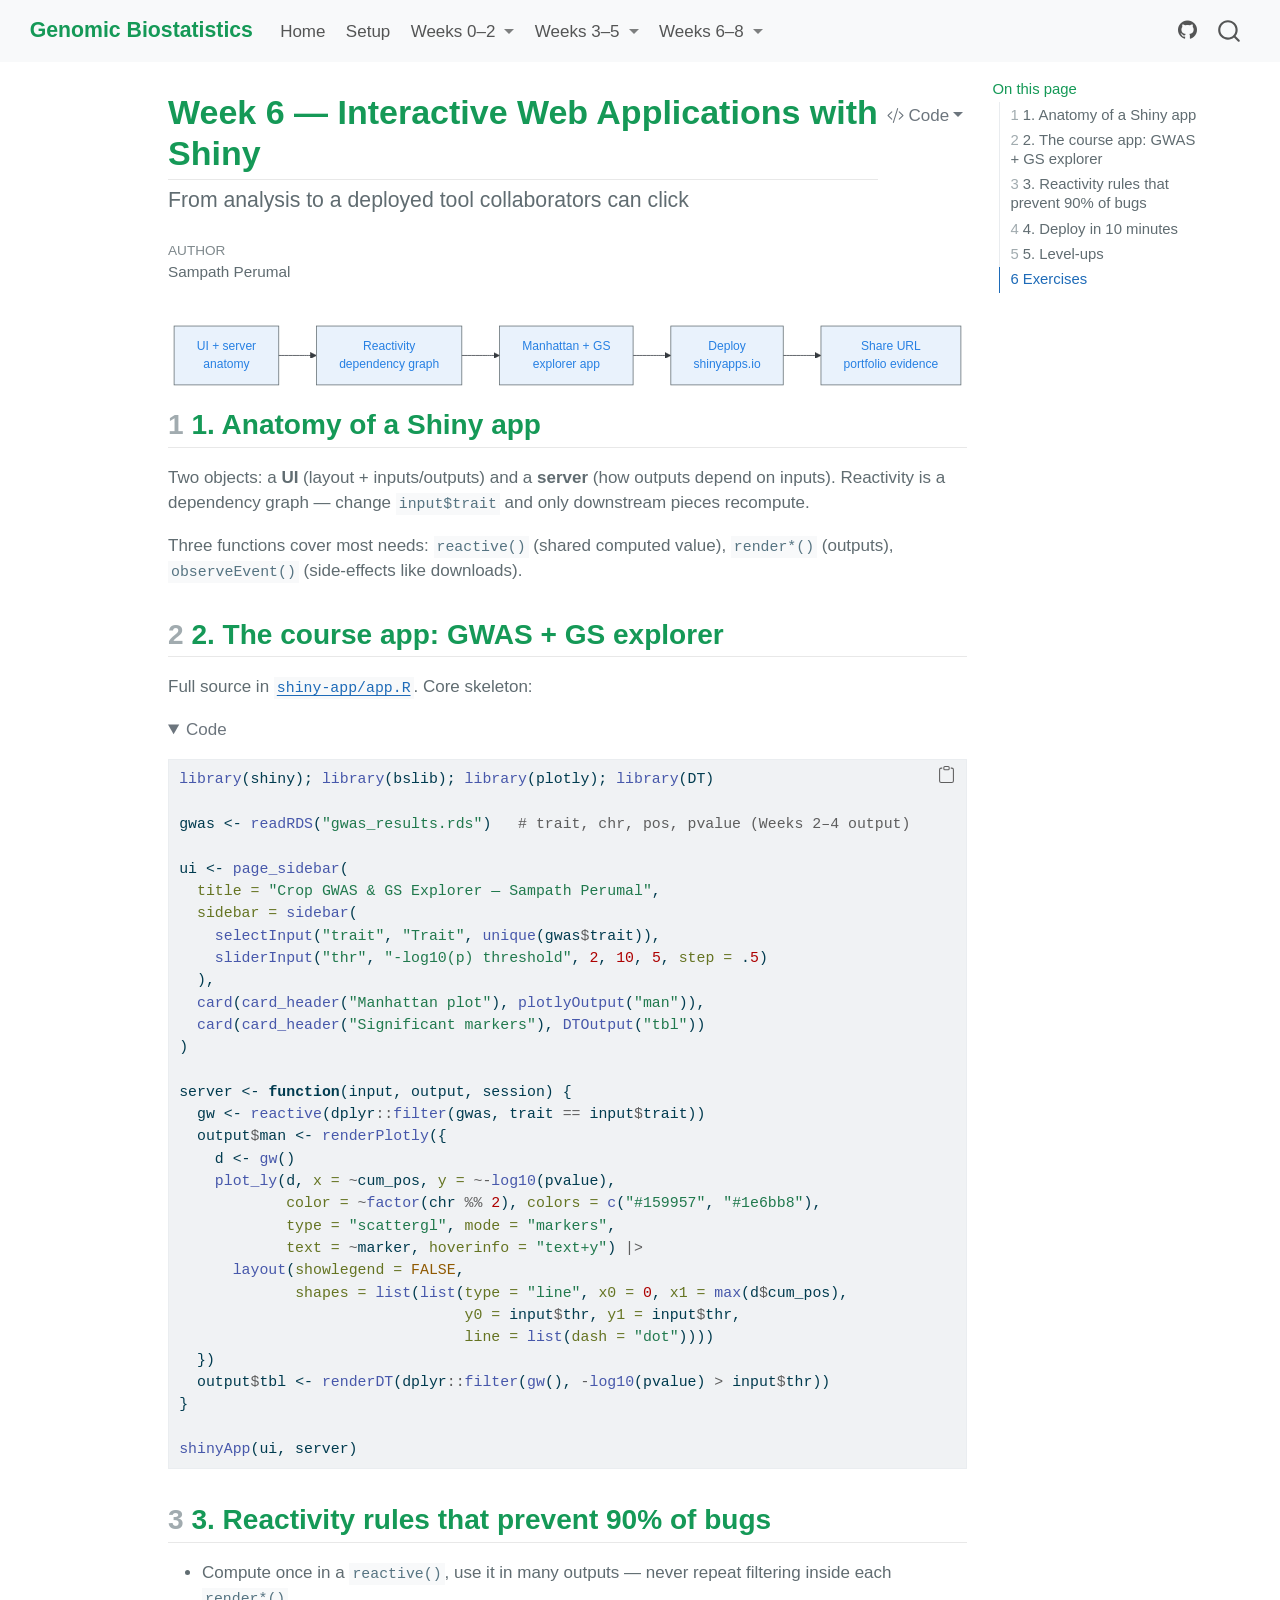
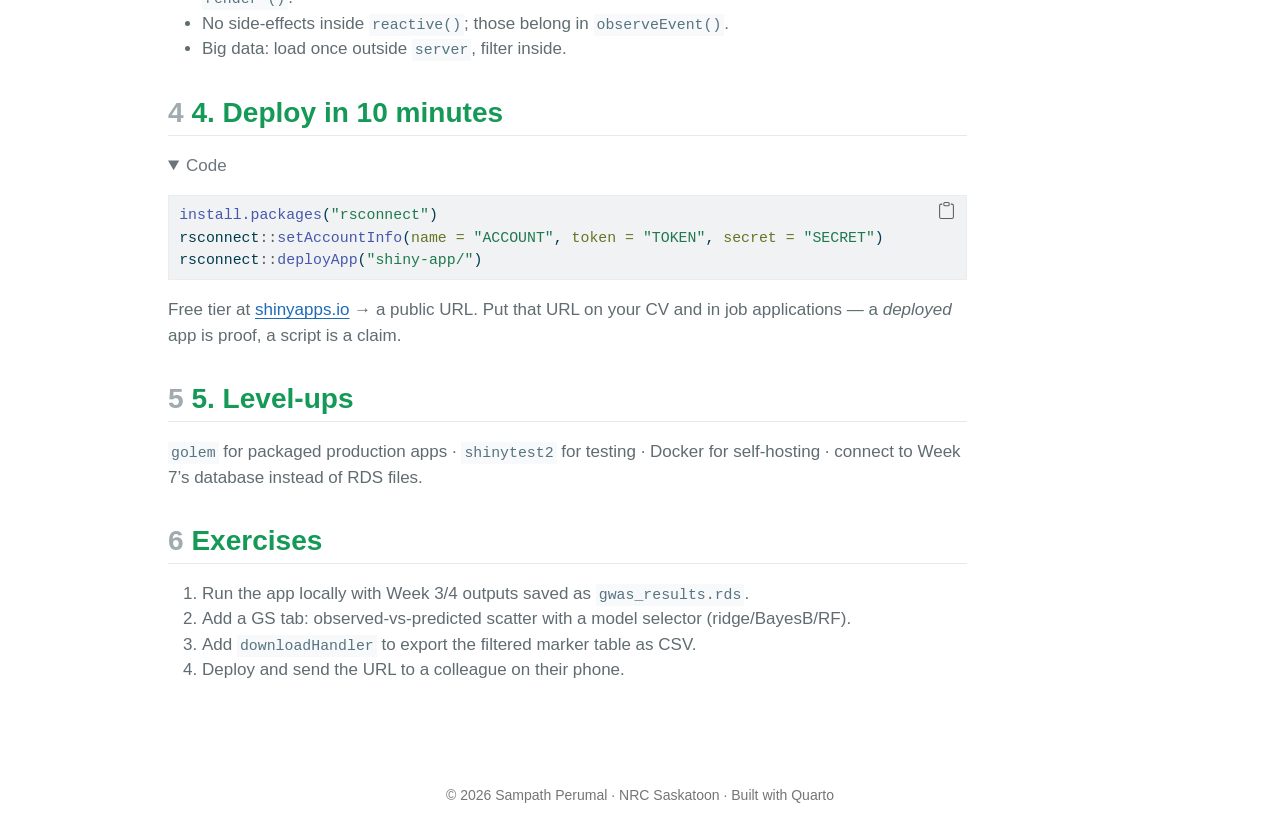
<file: weeks/week6-shiny-apps.html>
<!DOCTYPE html>
<html xmlns="http://www.w3.org/1999/xhtml" lang="en" xml:lang="en"><head>

<meta charset="utf-8">
<meta name="generator" content="quarto-1.7.32">

<meta name="viewport" content="width=device-width, initial-scale=1.0, user-scalable=yes">

<meta name="author" content="Sampath Perumal">

<title>Week 6 — Interactive Web Applications with Shiny – Genomic Biostatistics</title>
<style>
code{white-space: pre-wrap;}
span.smallcaps{font-variant: small-caps;}
div.columns{display: flex; gap: min(4vw, 1.5em);}
div.column{flex: auto; overflow-x: auto;}
div.hanging-indent{margin-left: 1.5em; text-indent: -1.5em;}
ul.task-list{list-style: none;}
ul.task-list li input[type="checkbox"] {
  width: 0.8em;
  margin: 0 0.8em 0.2em -1em; /* quarto-specific, see https://github.com/quarto-dev/quarto-cli/issues/4556 */ 
  vertical-align: middle;
}
/* CSS for syntax highlighting */
html { -webkit-text-size-adjust: 100%; }
pre > code.sourceCode { white-space: pre; position: relative; }
pre > code.sourceCode > span { display: inline-block; line-height: 1.25; }
pre > code.sourceCode > span:empty { height: 1.2em; }
.sourceCode { overflow: visible; }
code.sourceCode > span { color: inherit; text-decoration: inherit; }
div.sourceCode { margin: 1em 0; }
pre.sourceCode { margin: 0; }
@media screen {
div.sourceCode { overflow: auto; }
}
@media print {
pre > code.sourceCode { white-space: pre-wrap; }
pre > code.sourceCode > span { text-indent: -5em; padding-left: 5em; }
}
pre.numberSource code
  { counter-reset: source-line 0; }
pre.numberSource code > span
  { position: relative; left: -4em; counter-increment: source-line; }
pre.numberSource code > span > a:first-child::before
  { content: counter(source-line);
    position: relative; left: -1em; text-align: right; vertical-align: baseline;
    border: none; display: inline-block;
    -webkit-touch-callout: none; -webkit-user-select: none;
    -khtml-user-select: none; -moz-user-select: none;
    -ms-user-select: none; user-select: none;
    padding: 0 4px; width: 4em;
  }
pre.numberSource { margin-left: 3em;  padding-left: 4px; }
div.sourceCode
  {   }
@media screen {
pre > code.sourceCode > span > a:first-child::before { text-decoration: underline; }
}
</style>


<script src="../site_libs/quarto-nav/quarto-nav.js"></script>
<script src="../site_libs/quarto-nav/headroom.min.js"></script>
<script src="../site_libs/clipboard/clipboard.min.js"></script>
<script src="../site_libs/quarto-search/autocomplete.umd.js"></script>
<script src="../site_libs/quarto-search/fuse.min.js"></script>
<script src="../site_libs/quarto-search/quarto-search.js"></script>
<meta name="quarto:offset" content="../">
<script src="../site_libs/quarto-html/quarto.js" type="module"></script>
<script src="../site_libs/quarto-html/tabsets/tabsets.js" type="module"></script>
<script src="../site_libs/quarto-html/popper.min.js"></script>
<script src="../site_libs/quarto-html/tippy.umd.min.js"></script>
<script src="../site_libs/quarto-html/anchor.min.js"></script>
<link href="../site_libs/quarto-html/tippy.css" rel="stylesheet">
<link href="../site_libs/quarto-html/quarto-syntax-highlighting-37eea08aefeeee20ff55810ff984fec1.css" rel="stylesheet" id="quarto-text-highlighting-styles">
<script src="../site_libs/bootstrap/bootstrap.min.js"></script>
<link href="../site_libs/bootstrap/bootstrap-icons.css" rel="stylesheet">
<link href="../site_libs/bootstrap/bootstrap-1db537fb3bcd8f11fad3b5bfa09a4cac.min.css" rel="stylesheet" append-hash="true" id="quarto-bootstrap" data-mode="light">
<script id="quarto-search-options" type="application/json">{
  "location": "navbar",
  "copy-button": false,
  "collapse-after": 3,
  "panel-placement": "end",
  "type": "overlay",
  "limit": 50,
  "keyboard-shortcut": [
    "f",
    "/",
    "s"
  ],
  "show-item-context": false,
  "language": {
    "search-no-results-text": "No results",
    "search-matching-documents-text": "matching documents",
    "search-copy-link-title": "Copy link to search",
    "search-hide-matches-text": "Hide additional matches",
    "search-more-match-text": "more match in this document",
    "search-more-matches-text": "more matches in this document",
    "search-clear-button-title": "Clear",
    "search-text-placeholder": "",
    "search-detached-cancel-button-title": "Cancel",
    "search-submit-button-title": "Submit",
    "search-label": "Search"
  }
}</script>
<script src="../site_libs/quarto-diagram/mermaid.min.js"></script>
<script src="../site_libs/quarto-diagram/mermaid-init.js"></script>
<link href="../site_libs/quarto-diagram/mermaid.css" rel="stylesheet">


</head>

<body class="nav-fixed quarto-light">

<div id="quarto-search-results"></div>
  <header id="quarto-header" class="headroom fixed-top">
    <nav class="navbar navbar-expand-lg " data-bs-theme="dark">
      <div class="navbar-container container-fluid">
      <div class="navbar-brand-container mx-auto">
    <a class="navbar-brand" href="../index.html">
    <span class="navbar-title">Genomic Biostatistics</span>
    </a>
  </div>
            <div id="quarto-search" class="" title="Search"></div>
          <button class="navbar-toggler" type="button" data-bs-toggle="collapse" data-bs-target="#navbarCollapse" aria-controls="navbarCollapse" role="menu" aria-expanded="false" aria-label="Toggle navigation" onclick="if (window.quartoToggleHeadroom) { window.quartoToggleHeadroom(); }">
  <span class="navbar-toggler-icon"></span>
</button>
          <div class="collapse navbar-collapse" id="navbarCollapse">
            <ul class="navbar-nav navbar-nav-scroll me-auto">
  <li class="nav-item">
    <a class="nav-link" href="../index.html"> 
<span class="menu-text">Home</span></a>
  </li>  
  <li class="nav-item">
    <a class="nav-link" href="../setup.html"> 
<span class="menu-text">Setup</span></a>
  </li>  
  <li class="nav-item dropdown ">
    <a class="nav-link dropdown-toggle" href="#" id="nav-menu-weeks-0–2" role="link" data-bs-toggle="dropdown" aria-expanded="false">
 <span class="menu-text">Weeks 0–2</span>
    </a>
    <ul class="dropdown-menu" aria-labelledby="nav-menu-weeks-0–2">    
        <li>
    <a class="dropdown-item" href="../weeks/week0a-biostats-primer.html">
 <span class="dropdown-text">Week 0a — Biostatistics Primer</span></a>
  </li>  
        <li>
    <a class="dropdown-item" href="../weeks/week0b-r-essentials.html">
 <span class="dropdown-text">Week 0b — R Essentials</span></a>
  </li>  
        <li>
    <a class="dropdown-item" href="../weeks/week0c-other-languages.html">
 <span class="dropdown-text">Week 0c — Python, Bash, and SQL</span></a>
  </li>  
        <li>
    <a class="dropdown-item" href="../weeks/week1-mixed-models.html">
 <span class="dropdown-text">Week 1 — Linear &amp; Mixed Models</span></a>
  </li>  
        <li>
    <a class="dropdown-item" href="../weeks/week2-multivariate.html">
 <span class="dropdown-text">Week 2 — Multivariate Statistics &amp; Dimension Reduction</span></a>
  </li>  
    </ul>
  </li>
  <li class="nav-item dropdown ">
    <a class="nav-link dropdown-toggle" href="#" id="nav-menu-weeks-3–5" role="link" data-bs-toggle="dropdown" aria-expanded="false">
 <span class="menu-text">Weeks 3–5</span>
    </a>
    <ul class="dropdown-menu" aria-labelledby="nav-menu-weeks-3–5">    
        <li>
    <a class="dropdown-item" href="../weeks/week3-bayesian.html">
 <span class="dropdown-text">Week 3 — Bayesian Inference &amp; Genomic Prediction</span></a>
  </li>  
        <li>
    <a class="dropdown-item" href="../weeks/week4-machine-learning.html">
 <span class="dropdown-text">Week 4 — Machine Learning for Genomic Prediction</span></a>
  </li>  
        <li>
    <a class="dropdown-item" href="../weeks/week5-multiomics.html">
 <span class="dropdown-text">Week 5 — RNA-seq &amp; Multi-Omics Integration</span></a>
  </li>  
    </ul>
  </li>
  <li class="nav-item dropdown ">
    <a class="nav-link dropdown-toggle" href="#" id="nav-menu-weeks-6–8" role="link" data-bs-toggle="dropdown" aria-expanded="false">
 <span class="menu-text">Weeks 6–8</span>
    </a>
    <ul class="dropdown-menu" aria-labelledby="nav-menu-weeks-6–8">    
        <li>
    <a class="dropdown-item" href="../weeks/week6-shiny-apps.html">
 <span class="dropdown-text">Week 6 — Interactive Web Applications with Shiny</span></a>
  </li>  
        <li>
    <a class="dropdown-item" href="../weeks/week7-databases-apis.html">
 <span class="dropdown-text">Week 7 — Databases &amp; APIs for Breeding Data</span></a>
  </li>  
        <li>
    <a class="dropdown-item" href="../weeks/week8-hpc-pipelines.html">
 <span class="dropdown-text">Week 8 — HPC &amp; Reproducible Pipelines</span></a>
  </li>  
    </ul>
  </li>
</ul>
            <ul class="navbar-nav navbar-nav-scroll ms-auto">
  <li class="nav-item compact">
    <a class="nav-link" href="https://github.com/sampathperumal/genomic-biostats-course"> <i class="bi bi-github" role="img">
</i> 
<span class="menu-text"></span></a>
  </li>  
</ul>
          </div> <!-- /navcollapse -->
            <div class="quarto-navbar-tools">
</div>
      </div> <!-- /container-fluid -->
    </nav>
</header>
<!-- content -->
<div id="quarto-content" class="quarto-container page-columns page-rows-contents page-layout-article page-navbar">
<!-- sidebar -->
<!-- margin-sidebar -->
    <div id="quarto-margin-sidebar" class="sidebar margin-sidebar">
        <nav id="TOC" role="doc-toc" class="toc-active">
    <h2 id="toc-title">On this page</h2>
   
  <ul>
  <li><a href="#anatomy-of-a-shiny-app" id="toc-anatomy-of-a-shiny-app" class="nav-link active" data-scroll-target="#anatomy-of-a-shiny-app"><span class="header-section-number">1</span> 1. Anatomy of a Shiny app</a></li>
  <li><a href="#the-course-app-gwas-gs-explorer" id="toc-the-course-app-gwas-gs-explorer" class="nav-link" data-scroll-target="#the-course-app-gwas-gs-explorer"><span class="header-section-number">2</span> 2. The course app: GWAS + GS explorer</a></li>
  <li><a href="#reactivity-rules-that-prevent-90-of-bugs" id="toc-reactivity-rules-that-prevent-90-of-bugs" class="nav-link" data-scroll-target="#reactivity-rules-that-prevent-90-of-bugs"><span class="header-section-number">3</span> 3. Reactivity rules that prevent 90% of bugs</a></li>
  <li><a href="#deploy-in-10-minutes" id="toc-deploy-in-10-minutes" class="nav-link" data-scroll-target="#deploy-in-10-minutes"><span class="header-section-number">4</span> 4. Deploy in 10 minutes</a></li>
  <li><a href="#level-ups" id="toc-level-ups" class="nav-link" data-scroll-target="#level-ups"><span class="header-section-number">5</span> 5. Level-ups</a></li>
  <li><a href="#exercises" id="toc-exercises" class="nav-link" data-scroll-target="#exercises"><span class="header-section-number">6</span> Exercises</a></li>
  </ul>
</nav>
    </div>
<!-- main -->
<main class="content" id="quarto-document-content">

<header id="title-block-header" class="quarto-title-block default">
<div class="quarto-title">
<div class="quarto-title-block"><div><h1 class="title">Week 6 — Interactive Web Applications with Shiny</h1><button type="button" class="btn code-tools-button dropdown-toggle" id="quarto-code-tools-menu" data-bs-toggle="dropdown" aria-expanded="false"><i class="bi"></i> Code</button><ul class="dropdown-menu dropdown-menu-end" aria-labelelledby="quarto-code-tools-menu"><li><a id="quarto-show-all-code" class="dropdown-item" href="javascript:void(0)" role="button">Show All Code</a></li><li><a id="quarto-hide-all-code" class="dropdown-item" href="javascript:void(0)" role="button">Hide All Code</a></li><li><hr class="dropdown-divider"></li><li><a id="quarto-view-source" class="dropdown-item" href="javascript:void(0)" role="button">View Source</a></li></ul></div></div>
<p class="subtitle lead">From analysis to a deployed tool collaborators can click</p>
</div>



<div class="quarto-title-meta">

    <div>
    <div class="quarto-title-meta-heading">Author</div>
    <div class="quarto-title-meta-contents">
             <p>Sampath Perumal </p>
          </div>
  </div>
    
  
    
  </div>
  


</header>


<div class="cell" data-layout-align="default">
<div class="cell-output-display">
<div>
<p></p><figure class="figure"><p></p>
<div>
<pre class="mermaid mermaid-js">flowchart LR
    A[UI + server&lt;br/&gt;anatomy] --&gt; B[Reactivity&lt;br/&gt;dependency graph]
    B --&gt; C[Manhattan + GS&lt;br/&gt;explorer app]
    C --&gt; D[Deploy&lt;br/&gt;shinyapps.io]
    D --&gt; E[Share URL&lt;br/&gt;portfolio evidence]
</pre>
</div>
<p></p></figure><p></p>
</div>
</div>
</div>
<section id="anatomy-of-a-shiny-app" class="level2" data-number="1">
<h2 data-number="1" class="anchored" data-anchor-id="anatomy-of-a-shiny-app"><span class="header-section-number">1</span> 1. Anatomy of a Shiny app</h2>
<p>Two objects: a <strong>UI</strong> (layout + inputs/outputs) and a <strong>server</strong> (how outputs depend on inputs). Reactivity is a dependency graph — change <code>input$trait</code> and only downstream pieces recompute.</p>
<p>Three functions cover most needs: <code>reactive()</code> (shared computed value), <code>render*()</code> (outputs), <code>observeEvent()</code> (side-effects like downloads).</p>
</section>
<section id="the-course-app-gwas-gs-explorer" class="level2" data-number="2">
<h2 data-number="2" class="anchored" data-anchor-id="the-course-app-gwas-gs-explorer"><span class="header-section-number">2</span> 2. The course app: GWAS + GS explorer</h2>
<p>Full source in <a href="https://github.com/sampathperumal/genomic-biostats-course/blob/main/shiny-app/app.R"><code>shiny-app/app.R</code></a>. Core skeleton:</p>
<div class="cell">
<details open="" class="code-fold">
<summary>Code</summary>
<div class="sourceCode cell-code" id="cb1"><pre class="sourceCode r code-with-copy"><code class="sourceCode r"><span id="cb1-1"><a href="#cb1-1" aria-hidden="true" tabindex="-1"></a><span class="fu">library</span>(shiny); <span class="fu">library</span>(bslib); <span class="fu">library</span>(plotly); <span class="fu">library</span>(DT)</span>
<span id="cb1-2"><a href="#cb1-2" aria-hidden="true" tabindex="-1"></a></span>
<span id="cb1-3"><a href="#cb1-3" aria-hidden="true" tabindex="-1"></a>gwas <span class="ot">&lt;-</span> <span class="fu">readRDS</span>(<span class="st">"gwas_results.rds"</span>)   <span class="co"># trait, chr, pos, pvalue (Weeks 2–4 output)</span></span>
<span id="cb1-4"><a href="#cb1-4" aria-hidden="true" tabindex="-1"></a></span>
<span id="cb1-5"><a href="#cb1-5" aria-hidden="true" tabindex="-1"></a>ui <span class="ot">&lt;-</span> <span class="fu">page_sidebar</span>(</span>
<span id="cb1-6"><a href="#cb1-6" aria-hidden="true" tabindex="-1"></a>  <span class="at">title =</span> <span class="st">"Crop GWAS &amp; GS Explorer — Sampath Perumal"</span>,</span>
<span id="cb1-7"><a href="#cb1-7" aria-hidden="true" tabindex="-1"></a>  <span class="at">sidebar =</span> <span class="fu">sidebar</span>(</span>
<span id="cb1-8"><a href="#cb1-8" aria-hidden="true" tabindex="-1"></a>    <span class="fu">selectInput</span>(<span class="st">"trait"</span>, <span class="st">"Trait"</span>, <span class="fu">unique</span>(gwas<span class="sc">$</span>trait)),</span>
<span id="cb1-9"><a href="#cb1-9" aria-hidden="true" tabindex="-1"></a>    <span class="fu">sliderInput</span>(<span class="st">"thr"</span>, <span class="st">"-log10(p) threshold"</span>, <span class="dv">2</span>, <span class="dv">10</span>, <span class="dv">5</span>, <span class="at">step =</span> .<span class="dv">5</span>)</span>
<span id="cb1-10"><a href="#cb1-10" aria-hidden="true" tabindex="-1"></a>  ),</span>
<span id="cb1-11"><a href="#cb1-11" aria-hidden="true" tabindex="-1"></a>  <span class="fu">card</span>(<span class="fu">card_header</span>(<span class="st">"Manhattan plot"</span>), <span class="fu">plotlyOutput</span>(<span class="st">"man"</span>)),</span>
<span id="cb1-12"><a href="#cb1-12" aria-hidden="true" tabindex="-1"></a>  <span class="fu">card</span>(<span class="fu">card_header</span>(<span class="st">"Significant markers"</span>), <span class="fu">DTOutput</span>(<span class="st">"tbl"</span>))</span>
<span id="cb1-13"><a href="#cb1-13" aria-hidden="true" tabindex="-1"></a>)</span>
<span id="cb1-14"><a href="#cb1-14" aria-hidden="true" tabindex="-1"></a></span>
<span id="cb1-15"><a href="#cb1-15" aria-hidden="true" tabindex="-1"></a>server <span class="ot">&lt;-</span> <span class="cf">function</span>(input, output, session) {</span>
<span id="cb1-16"><a href="#cb1-16" aria-hidden="true" tabindex="-1"></a>  gw <span class="ot">&lt;-</span> <span class="fu">reactive</span>(dplyr<span class="sc">::</span><span class="fu">filter</span>(gwas, trait <span class="sc">==</span> input<span class="sc">$</span>trait))</span>
<span id="cb1-17"><a href="#cb1-17" aria-hidden="true" tabindex="-1"></a>  output<span class="sc">$</span>man <span class="ot">&lt;-</span> <span class="fu">renderPlotly</span>({</span>
<span id="cb1-18"><a href="#cb1-18" aria-hidden="true" tabindex="-1"></a>    d <span class="ot">&lt;-</span> <span class="fu">gw</span>()</span>
<span id="cb1-19"><a href="#cb1-19" aria-hidden="true" tabindex="-1"></a>    <span class="fu">plot_ly</span>(d, <span class="at">x =</span> <span class="sc">~</span>cum_pos, <span class="at">y =</span> <span class="sc">~-</span><span class="fu">log10</span>(pvalue),</span>
<span id="cb1-20"><a href="#cb1-20" aria-hidden="true" tabindex="-1"></a>            <span class="at">color =</span> <span class="sc">~</span><span class="fu">factor</span>(chr <span class="sc">%%</span> <span class="dv">2</span>), <span class="at">colors =</span> <span class="fu">c</span>(<span class="st">"#159957"</span>, <span class="st">"#1e6bb8"</span>),</span>
<span id="cb1-21"><a href="#cb1-21" aria-hidden="true" tabindex="-1"></a>            <span class="at">type =</span> <span class="st">"scattergl"</span>, <span class="at">mode =</span> <span class="st">"markers"</span>,</span>
<span id="cb1-22"><a href="#cb1-22" aria-hidden="true" tabindex="-1"></a>            <span class="at">text =</span> <span class="sc">~</span>marker, <span class="at">hoverinfo =</span> <span class="st">"text+y"</span>) <span class="sc">|&gt;</span></span>
<span id="cb1-23"><a href="#cb1-23" aria-hidden="true" tabindex="-1"></a>      <span class="fu">layout</span>(<span class="at">showlegend =</span> <span class="cn">FALSE</span>,</span>
<span id="cb1-24"><a href="#cb1-24" aria-hidden="true" tabindex="-1"></a>             <span class="at">shapes =</span> <span class="fu">list</span>(<span class="fu">list</span>(<span class="at">type =</span> <span class="st">"line"</span>, <span class="at">x0 =</span> <span class="dv">0</span>, <span class="at">x1 =</span> <span class="fu">max</span>(d<span class="sc">$</span>cum_pos),</span>
<span id="cb1-25"><a href="#cb1-25" aria-hidden="true" tabindex="-1"></a>                                <span class="at">y0 =</span> input<span class="sc">$</span>thr, <span class="at">y1 =</span> input<span class="sc">$</span>thr,</span>
<span id="cb1-26"><a href="#cb1-26" aria-hidden="true" tabindex="-1"></a>                                <span class="at">line =</span> <span class="fu">list</span>(<span class="at">dash =</span> <span class="st">"dot"</span>))))</span>
<span id="cb1-27"><a href="#cb1-27" aria-hidden="true" tabindex="-1"></a>  })</span>
<span id="cb1-28"><a href="#cb1-28" aria-hidden="true" tabindex="-1"></a>  output<span class="sc">$</span>tbl <span class="ot">&lt;-</span> <span class="fu">renderDT</span>(dplyr<span class="sc">::</span><span class="fu">filter</span>(<span class="fu">gw</span>(), <span class="sc">-</span><span class="fu">log10</span>(pvalue) <span class="sc">&gt;</span> input<span class="sc">$</span>thr))</span>
<span id="cb1-29"><a href="#cb1-29" aria-hidden="true" tabindex="-1"></a>}</span>
<span id="cb1-30"><a href="#cb1-30" aria-hidden="true" tabindex="-1"></a></span>
<span id="cb1-31"><a href="#cb1-31" aria-hidden="true" tabindex="-1"></a><span class="fu">shinyApp</span>(ui, server)</span></code><button title="Copy to Clipboard" class="code-copy-button"><i class="bi"></i></button></pre></div>
</details>
</div>
</section>
<section id="reactivity-rules-that-prevent-90-of-bugs" class="level2" data-number="3">
<h2 data-number="3" class="anchored" data-anchor-id="reactivity-rules-that-prevent-90-of-bugs"><span class="header-section-number">3</span> 3. Reactivity rules that prevent 90% of bugs</h2>
<ul>
<li>Compute once in a <code>reactive()</code>, use it in many outputs — never repeat filtering inside each <code>render*()</code>.</li>
<li>No side-effects inside <code>reactive()</code>; those belong in <code>observeEvent()</code>.</li>
<li>Big data: load once outside <code>server</code>, filter inside.</li>
</ul>
</section>
<section id="deploy-in-10-minutes" class="level2" data-number="4">
<h2 data-number="4" class="anchored" data-anchor-id="deploy-in-10-minutes"><span class="header-section-number">4</span> 4. Deploy in 10 minutes</h2>
<div class="cell">
<details open="" class="code-fold">
<summary>Code</summary>
<div class="sourceCode cell-code" id="cb2"><pre class="sourceCode r code-with-copy"><code class="sourceCode r"><span id="cb2-1"><a href="#cb2-1" aria-hidden="true" tabindex="-1"></a><span class="fu">install.packages</span>(<span class="st">"rsconnect"</span>)</span>
<span id="cb2-2"><a href="#cb2-2" aria-hidden="true" tabindex="-1"></a>rsconnect<span class="sc">::</span><span class="fu">setAccountInfo</span>(<span class="at">name =</span> <span class="st">"ACCOUNT"</span>, <span class="at">token =</span> <span class="st">"TOKEN"</span>, <span class="at">secret =</span> <span class="st">"SECRET"</span>)</span>
<span id="cb2-3"><a href="#cb2-3" aria-hidden="true" tabindex="-1"></a>rsconnect<span class="sc">::</span><span class="fu">deployApp</span>(<span class="st">"shiny-app/"</span>)</span></code><button title="Copy to Clipboard" class="code-copy-button"><i class="bi"></i></button></pre></div>
</details>
</div>
<p>Free tier at <a href="https://www.shinyapps.io">shinyapps.io</a> → a public URL. Put that URL on your CV and in job applications — a <em>deployed</em> app is proof, a script is a claim.</p>
</section>
<section id="level-ups" class="level2" data-number="5">
<h2 data-number="5" class="anchored" data-anchor-id="level-ups"><span class="header-section-number">5</span> 5. Level-ups</h2>
<p><code>golem</code> for packaged production apps · <code>shinytest2</code> for testing · Docker for self-hosting · connect to Week 7’s database instead of RDS files.</p>
</section>
<section id="exercises" class="level2" data-number="6">
<h2 data-number="6" class="anchored" data-anchor-id="exercises"><span class="header-section-number">6</span> Exercises</h2>
<ol type="1">
<li>Run the app locally with Week 3/4 outputs saved as <code>gwas_results.rds</code>.</li>
<li>Add a GS tab: observed-vs-predicted scatter with a model selector (ridge/BayesB/RF).</li>
<li>Add <code>downloadHandler</code> to export the filtered marker table as CSV.</li>
<li>Deploy and send the URL to a colleague on their phone.</li>
</ol>


<!-- -->

</section>

</main> <!-- /main -->
<script id="quarto-html-after-body" type="application/javascript">
  window.document.addEventListener("DOMContentLoaded", function (event) {
    const icon = "";
    const anchorJS = new window.AnchorJS();
    anchorJS.options = {
      placement: 'right',
      icon: icon
    };
    anchorJS.add('.anchored');
    const isCodeAnnotation = (el) => {
      for (const clz of el.classList) {
        if (clz.startsWith('code-annotation-')) {                     
          return true;
        }
      }
      return false;
    }
    const onCopySuccess = function(e) {
      // button target
      const button = e.trigger;
      // don't keep focus
      button.blur();
      // flash "checked"
      button.classList.add('code-copy-button-checked');
      var currentTitle = button.getAttribute("title");
      button.setAttribute("title", "Copied!");
      let tooltip;
      if (window.bootstrap) {
        button.setAttribute("data-bs-toggle", "tooltip");
        button.setAttribute("data-bs-placement", "left");
        button.setAttribute("data-bs-title", "Copied!");
        tooltip = new bootstrap.Tooltip(button, 
          { trigger: "manual", 
            customClass: "code-copy-button-tooltip",
            offset: [0, -8]});
        tooltip.show();    
      }
      setTimeout(function() {
        if (tooltip) {
          tooltip.hide();
          button.removeAttribute("data-bs-title");
          button.removeAttribute("data-bs-toggle");
          button.removeAttribute("data-bs-placement");
        }
        button.setAttribute("title", currentTitle);
        button.classList.remove('code-copy-button-checked');
      }, 1000);
      // clear code selection
      e.clearSelection();
    }
    const getTextToCopy = function(trigger) {
        const codeEl = trigger.previousElementSibling.cloneNode(true);
        for (const childEl of codeEl.children) {
          if (isCodeAnnotation(childEl)) {
            childEl.remove();
          }
        }
        return codeEl.innerText;
    }
    const clipboard = new window.ClipboardJS('.code-copy-button:not([data-in-quarto-modal])', {
      text: getTextToCopy
    });
    clipboard.on('success', onCopySuccess);
    if (window.document.getElementById('quarto-embedded-source-code-modal')) {
      const clipboardModal = new window.ClipboardJS('.code-copy-button[data-in-quarto-modal]', {
        text: getTextToCopy,
        container: window.document.getElementById('quarto-embedded-source-code-modal')
      });
      clipboardModal.on('success', onCopySuccess);
    }
    const viewSource = window.document.getElementById('quarto-view-source') ||
                       window.document.getElementById('quarto-code-tools-source');
    if (viewSource) {
      const sourceUrl = viewSource.getAttribute("data-quarto-source-url");
      viewSource.addEventListener("click", function(e) {
        if (sourceUrl) {
          // rstudio viewer pane
          if (/\bcapabilities=\b/.test(window.location)) {
            window.open(sourceUrl);
          } else {
            window.location.href = sourceUrl;
          }
        } else {
          const modal = new bootstrap.Modal(document.getElementById('quarto-embedded-source-code-modal'));
          modal.show();
        }
        return false;
      });
    }
    function toggleCodeHandler(show) {
      return function(e) {
        const detailsSrc = window.document.querySelectorAll(".cell > details > .sourceCode");
        for (let i=0; i<detailsSrc.length; i++) {
          const details = detailsSrc[i].parentElement;
          if (show) {
            details.open = true;
          } else {
            details.removeAttribute("open");
          }
        }
        const cellCodeDivs = window.document.querySelectorAll(".cell > .sourceCode");
        const fromCls = show ? "hidden" : "unhidden";
        const toCls = show ? "unhidden" : "hidden";
        for (let i=0; i<cellCodeDivs.length; i++) {
          const codeDiv = cellCodeDivs[i];
          if (codeDiv.classList.contains(fromCls)) {
            codeDiv.classList.remove(fromCls);
            codeDiv.classList.add(toCls);
          } 
        }
        return false;
      }
    }
    const hideAllCode = window.document.getElementById("quarto-hide-all-code");
    if (hideAllCode) {
      hideAllCode.addEventListener("click", toggleCodeHandler(false));
    }
    const showAllCode = window.document.getElementById("quarto-show-all-code");
    if (showAllCode) {
      showAllCode.addEventListener("click", toggleCodeHandler(true));
    }
      var localhostRegex = new RegExp(/^(?:http|https):\/\/localhost\:?[0-9]*\//);
      var mailtoRegex = new RegExp(/^mailto:/);
        var filterRegex = new RegExp("https:\/\/sampathperumal\.github\.io\/genomic-biostats-course");
      var isInternal = (href) => {
          return filterRegex.test(href) || localhostRegex.test(href) || mailtoRegex.test(href);
      }
      // Inspect non-navigation links and adorn them if external
     var links = window.document.querySelectorAll('a[href]:not(.nav-link):not(.navbar-brand):not(.toc-action):not(.sidebar-link):not(.sidebar-item-toggle):not(.pagination-link):not(.no-external):not([aria-hidden]):not(.dropdown-item):not(.quarto-navigation-tool):not(.about-link)');
      for (var i=0; i<links.length; i++) {
        const link = links[i];
        if (!isInternal(link.href)) {
          // undo the damage that might have been done by quarto-nav.js in the case of
          // links that we want to consider external
          if (link.dataset.originalHref !== undefined) {
            link.href = link.dataset.originalHref;
          }
        }
      }
    function tippyHover(el, contentFn, onTriggerFn, onUntriggerFn) {
      const config = {
        allowHTML: true,
        maxWidth: 500,
        delay: 100,
        arrow: false,
        appendTo: function(el) {
            return el.parentElement;
        },
        interactive: true,
        interactiveBorder: 10,
        theme: 'quarto',
        placement: 'bottom-start',
      };
      if (contentFn) {
        config.content = contentFn;
      }
      if (onTriggerFn) {
        config.onTrigger = onTriggerFn;
      }
      if (onUntriggerFn) {
        config.onUntrigger = onUntriggerFn;
      }
      window.tippy(el, config); 
    }
    const noterefs = window.document.querySelectorAll('a[role="doc-noteref"]');
    for (var i=0; i<noterefs.length; i++) {
      const ref = noterefs[i];
      tippyHover(ref, function() {
        // use id or data attribute instead here
        let href = ref.getAttribute('data-footnote-href') || ref.getAttribute('href');
        try { href = new URL(href).hash; } catch {}
        const id = href.replace(/^#\/?/, "");
        const note = window.document.getElementById(id);
        if (note) {
          return note.innerHTML;
        } else {
          return "";
        }
      });
    }
    const xrefs = window.document.querySelectorAll('a.quarto-xref');
    const processXRef = (id, note) => {
      // Strip column container classes
      const stripColumnClz = (el) => {
        el.classList.remove("page-full", "page-columns");
        if (el.children) {
          for (const child of el.children) {
            stripColumnClz(child);
          }
        }
      }
      stripColumnClz(note)
      if (id === null || id.startsWith('sec-')) {
        // Special case sections, only their first couple elements
        const container = document.createElement("div");
        if (note.children && note.children.length > 2) {
          container.appendChild(note.children[0].cloneNode(true));
          for (let i = 1; i < note.children.length; i++) {
            const child = note.children[i];
            if (child.tagName === "P" && child.innerText === "") {
              continue;
            } else {
              container.appendChild(child.cloneNode(true));
              break;
            }
          }
          if (window.Quarto?.typesetMath) {
            window.Quarto.typesetMath(container);
          }
          return container.innerHTML
        } else {
          if (window.Quarto?.typesetMath) {
            window.Quarto.typesetMath(note);
          }
          return note.innerHTML;
        }
      } else {
        // Remove any anchor links if they are present
        const anchorLink = note.querySelector('a.anchorjs-link');
        if (anchorLink) {
          anchorLink.remove();
        }
        if (window.Quarto?.typesetMath) {
          window.Quarto.typesetMath(note);
        }
        if (note.classList.contains("callout")) {
          return note.outerHTML;
        } else {
          return note.innerHTML;
        }
      }
    }
    for (var i=0; i<xrefs.length; i++) {
      const xref = xrefs[i];
      tippyHover(xref, undefined, function(instance) {
        instance.disable();
        let url = xref.getAttribute('href');
        let hash = undefined; 
        if (url.startsWith('#')) {
          hash = url;
        } else {
          try { hash = new URL(url).hash; } catch {}
        }
        if (hash) {
          const id = hash.replace(/^#\/?/, "");
          const note = window.document.getElementById(id);
          if (note !== null) {
            try {
              const html = processXRef(id, note.cloneNode(true));
              instance.setContent(html);
            } finally {
              instance.enable();
              instance.show();
            }
          } else {
            // See if we can fetch this
            fetch(url.split('#')[0])
            .then(res => res.text())
            .then(html => {
              const parser = new DOMParser();
              const htmlDoc = parser.parseFromString(html, "text/html");
              const note = htmlDoc.getElementById(id);
              if (note !== null) {
                const html = processXRef(id, note);
                instance.setContent(html);
              } 
            }).finally(() => {
              instance.enable();
              instance.show();
            });
          }
        } else {
          // See if we can fetch a full url (with no hash to target)
          // This is a special case and we should probably do some content thinning / targeting
          fetch(url)
          .then(res => res.text())
          .then(html => {
            const parser = new DOMParser();
            const htmlDoc = parser.parseFromString(html, "text/html");
            const note = htmlDoc.querySelector('main.content');
            if (note !== null) {
              // This should only happen for chapter cross references
              // (since there is no id in the URL)
              // remove the first header
              if (note.children.length > 0 && note.children[0].tagName === "HEADER") {
                note.children[0].remove();
              }
              const html = processXRef(null, note);
              instance.setContent(html);
            } 
          }).finally(() => {
            instance.enable();
            instance.show();
          });
        }
      }, function(instance) {
      });
    }
        let selectedAnnoteEl;
        const selectorForAnnotation = ( cell, annotation) => {
          let cellAttr = 'data-code-cell="' + cell + '"';
          let lineAttr = 'data-code-annotation="' +  annotation + '"';
          const selector = 'span[' + cellAttr + '][' + lineAttr + ']';
          return selector;
        }
        const selectCodeLines = (annoteEl) => {
          const doc = window.document;
          const targetCell = annoteEl.getAttribute("data-target-cell");
          const targetAnnotation = annoteEl.getAttribute("data-target-annotation");
          const annoteSpan = window.document.querySelector(selectorForAnnotation(targetCell, targetAnnotation));
          const lines = annoteSpan.getAttribute("data-code-lines").split(",");
          const lineIds = lines.map((line) => {
            return targetCell + "-" + line;
          })
          let top = null;
          let height = null;
          let parent = null;
          if (lineIds.length > 0) {
              //compute the position of the single el (top and bottom and make a div)
              const el = window.document.getElementById(lineIds[0]);
              top = el.offsetTop;
              height = el.offsetHeight;
              parent = el.parentElement.parentElement;
            if (lineIds.length > 1) {
              const lastEl = window.document.getElementById(lineIds[lineIds.length - 1]);
              const bottom = lastEl.offsetTop + lastEl.offsetHeight;
              height = bottom - top;
            }
            if (top !== null && height !== null && parent !== null) {
              // cook up a div (if necessary) and position it 
              let div = window.document.getElementById("code-annotation-line-highlight");
              if (div === null) {
                div = window.document.createElement("div");
                div.setAttribute("id", "code-annotation-line-highlight");
                div.style.position = 'absolute';
                parent.appendChild(div);
              }
              div.style.top = top - 2 + "px";
              div.style.height = height + 4 + "px";
              div.style.left = 0;
              let gutterDiv = window.document.getElementById("code-annotation-line-highlight-gutter");
              if (gutterDiv === null) {
                gutterDiv = window.document.createElement("div");
                gutterDiv.setAttribute("id", "code-annotation-line-highlight-gutter");
                gutterDiv.style.position = 'absolute';
                const codeCell = window.document.getElementById(targetCell);
                const gutter = codeCell.querySelector('.code-annotation-gutter');
                gutter.appendChild(gutterDiv);
              }
              gutterDiv.style.top = top - 2 + "px";
              gutterDiv.style.height = height + 4 + "px";
            }
            selectedAnnoteEl = annoteEl;
          }
        };
        const unselectCodeLines = () => {
          const elementsIds = ["code-annotation-line-highlight", "code-annotation-line-highlight-gutter"];
          elementsIds.forEach((elId) => {
            const div = window.document.getElementById(elId);
            if (div) {
              div.remove();
            }
          });
          selectedAnnoteEl = undefined;
        };
          // Handle positioning of the toggle
      window.addEventListener(
        "resize",
        throttle(() => {
          elRect = undefined;
          if (selectedAnnoteEl) {
            selectCodeLines(selectedAnnoteEl);
          }
        }, 10)
      );
      function throttle(fn, ms) {
      let throttle = false;
      let timer;
        return (...args) => {
          if(!throttle) { // first call gets through
              fn.apply(this, args);
              throttle = true;
          } else { // all the others get throttled
              if(timer) clearTimeout(timer); // cancel #2
              timer = setTimeout(() => {
                fn.apply(this, args);
                timer = throttle = false;
              }, ms);
          }
        };
      }
        // Attach click handler to the DT
        const annoteDls = window.document.querySelectorAll('dt[data-target-cell]');
        for (const annoteDlNode of annoteDls) {
          annoteDlNode.addEventListener('click', (event) => {
            const clickedEl = event.target;
            if (clickedEl !== selectedAnnoteEl) {
              unselectCodeLines();
              const activeEl = window.document.querySelector('dt[data-target-cell].code-annotation-active');
              if (activeEl) {
                activeEl.classList.remove('code-annotation-active');
              }
              selectCodeLines(clickedEl);
              clickedEl.classList.add('code-annotation-active');
            } else {
              // Unselect the line
              unselectCodeLines();
              clickedEl.classList.remove('code-annotation-active');
            }
          });
        }
    const findCites = (el) => {
      const parentEl = el.parentElement;
      if (parentEl) {
        const cites = parentEl.dataset.cites;
        if (cites) {
          return {
            el,
            cites: cites.split(' ')
          };
        } else {
          return findCites(el.parentElement)
        }
      } else {
        return undefined;
      }
    };
    var bibliorefs = window.document.querySelectorAll('a[role="doc-biblioref"]');
    for (var i=0; i<bibliorefs.length; i++) {
      const ref = bibliorefs[i];
      const citeInfo = findCites(ref);
      if (citeInfo) {
        tippyHover(citeInfo.el, function() {
          var popup = window.document.createElement('div');
          citeInfo.cites.forEach(function(cite) {
            var citeDiv = window.document.createElement('div');
            citeDiv.classList.add('hanging-indent');
            citeDiv.classList.add('csl-entry');
            var biblioDiv = window.document.getElementById('ref-' + cite);
            if (biblioDiv) {
              citeDiv.innerHTML = biblioDiv.innerHTML;
            }
            popup.appendChild(citeDiv);
          });
          return popup.innerHTML;
        });
      }
    }
  });
  </script><div class="modal fade" id="quarto-embedded-source-code-modal" tabindex="-1" aria-labelledby="quarto-embedded-source-code-modal-label" aria-hidden="true"><div class="modal-dialog modal-dialog-scrollable"><div class="modal-content"><div class="modal-header"><h5 class="modal-title" id="quarto-embedded-source-code-modal-label">Source Code</h5><button class="btn-close" data-bs-dismiss="modal"></button></div><div class="modal-body"><div class="">
<div class="sourceCode" id="cb3" data-shortcodes="false"><pre class="sourceCode markdown code-with-copy"><code class="sourceCode markdown"><span id="cb3-1"><a href="#cb3-1" aria-hidden="true" tabindex="-1"></a><span class="co">---</span></span>
<span id="cb3-2"><a href="#cb3-2" aria-hidden="true" tabindex="-1"></a><span class="an">title:</span><span class="co"> "Week 6 — Interactive Web Applications with Shiny"</span></span>
<span id="cb3-3"><a href="#cb3-3" aria-hidden="true" tabindex="-1"></a><span class="an">subtitle:</span><span class="co"> "From analysis to a deployed tool collaborators can click"</span></span>
<span id="cb3-4"><a href="#cb3-4" aria-hidden="true" tabindex="-1"></a><span class="co">---</span></span>
<span id="cb3-5"><a href="#cb3-5" aria-hidden="true" tabindex="-1"></a></span>
<span id="cb3-8"><a href="#cb3-8" aria-hidden="true" tabindex="-1"></a><span class="in">```{mermaid}</span></span>
<span id="cb3-9"><a href="#cb3-9" aria-hidden="true" tabindex="-1"></a>flowchart LR</span>
<span id="cb3-10"><a href="#cb3-10" aria-hidden="true" tabindex="-1"></a>    A[UI + server&lt;br/&gt;anatomy] --&gt; B[Reactivity&lt;br/&gt;dependency graph]</span>
<span id="cb3-11"><a href="#cb3-11" aria-hidden="true" tabindex="-1"></a>    B --&gt; C[Manhattan + GS&lt;br/&gt;explorer app]</span>
<span id="cb3-12"><a href="#cb3-12" aria-hidden="true" tabindex="-1"></a>    C --&gt; D[Deploy&lt;br/&gt;shinyapps.io]</span>
<span id="cb3-13"><a href="#cb3-13" aria-hidden="true" tabindex="-1"></a>    D --&gt; E[Share URL&lt;br/&gt;portfolio evidence]</span>
<span id="cb3-14"><a href="#cb3-14" aria-hidden="true" tabindex="-1"></a><span class="in">```</span></span>
<span id="cb3-15"><a href="#cb3-15" aria-hidden="true" tabindex="-1"></a></span>
<span id="cb3-16"><a href="#cb3-16" aria-hidden="true" tabindex="-1"></a><span class="fu">## 1. Anatomy of a Shiny app</span></span>
<span id="cb3-17"><a href="#cb3-17" aria-hidden="true" tabindex="-1"></a></span>
<span id="cb3-18"><a href="#cb3-18" aria-hidden="true" tabindex="-1"></a>Two objects: a **UI** (layout + inputs/outputs) and a **server** (how outputs depend on inputs). Reactivity is a dependency graph — change <span class="in">`input$trait`</span> and only downstream pieces recompute.</span>
<span id="cb3-19"><a href="#cb3-19" aria-hidden="true" tabindex="-1"></a></span>
<span id="cb3-20"><a href="#cb3-20" aria-hidden="true" tabindex="-1"></a>Three functions cover most needs: <span class="in">`reactive()`</span> (shared computed value), <span class="in">`render*()`</span> (outputs), <span class="in">`observeEvent()`</span> (side-effects like downloads).</span>
<span id="cb3-21"><a href="#cb3-21" aria-hidden="true" tabindex="-1"></a></span>
<span id="cb3-22"><a href="#cb3-22" aria-hidden="true" tabindex="-1"></a><span class="fu">## 2. The course app: GWAS + GS explorer</span></span>
<span id="cb3-23"><a href="#cb3-23" aria-hidden="true" tabindex="-1"></a></span>
<span id="cb3-24"><a href="#cb3-24" aria-hidden="true" tabindex="-1"></a>Full source in <span class="co">[</span><span class="ot">`shiny-app/app.R`</span><span class="co">](https://github.com/sampathperumal/genomic-biostats-course/blob/main/shiny-app/app.R)</span>. Core skeleton:</span>
<span id="cb3-25"><a href="#cb3-25" aria-hidden="true" tabindex="-1"></a></span>
<span id="cb3-28"><a href="#cb3-28" aria-hidden="true" tabindex="-1"></a><span class="in">```{r}</span></span>
<span id="cb3-29"><a href="#cb3-29" aria-hidden="true" tabindex="-1"></a><span class="co">#| eval: false</span></span>
<span id="cb3-30"><a href="#cb3-30" aria-hidden="true" tabindex="-1"></a><span class="fu">library</span>(shiny); <span class="fu">library</span>(bslib); <span class="fu">library</span>(plotly); <span class="fu">library</span>(DT)</span>
<span id="cb3-31"><a href="#cb3-31" aria-hidden="true" tabindex="-1"></a></span>
<span id="cb3-32"><a href="#cb3-32" aria-hidden="true" tabindex="-1"></a>gwas <span class="ot">&lt;-</span> <span class="fu">readRDS</span>(<span class="st">"gwas_results.rds"</span>)   <span class="co"># trait, chr, pos, pvalue (Weeks 2–4 output)</span></span>
<span id="cb3-33"><a href="#cb3-33" aria-hidden="true" tabindex="-1"></a></span>
<span id="cb3-34"><a href="#cb3-34" aria-hidden="true" tabindex="-1"></a>ui <span class="ot">&lt;-</span> <span class="fu">page_sidebar</span>(</span>
<span id="cb3-35"><a href="#cb3-35" aria-hidden="true" tabindex="-1"></a>  <span class="at">title =</span> <span class="st">"Crop GWAS &amp; GS Explorer — Sampath Perumal"</span>,</span>
<span id="cb3-36"><a href="#cb3-36" aria-hidden="true" tabindex="-1"></a>  <span class="at">sidebar =</span> <span class="fu">sidebar</span>(</span>
<span id="cb3-37"><a href="#cb3-37" aria-hidden="true" tabindex="-1"></a>    <span class="fu">selectInput</span>(<span class="st">"trait"</span>, <span class="st">"Trait"</span>, <span class="fu">unique</span>(gwas<span class="sc">$</span>trait)),</span>
<span id="cb3-38"><a href="#cb3-38" aria-hidden="true" tabindex="-1"></a>    <span class="fu">sliderInput</span>(<span class="st">"thr"</span>, <span class="st">"-log10(p) threshold"</span>, <span class="dv">2</span>, <span class="dv">10</span>, <span class="dv">5</span>, <span class="at">step =</span> .<span class="dv">5</span>)</span>
<span id="cb3-39"><a href="#cb3-39" aria-hidden="true" tabindex="-1"></a>  ),</span>
<span id="cb3-40"><a href="#cb3-40" aria-hidden="true" tabindex="-1"></a>  <span class="fu">card</span>(<span class="fu">card_header</span>(<span class="st">"Manhattan plot"</span>), <span class="fu">plotlyOutput</span>(<span class="st">"man"</span>)),</span>
<span id="cb3-41"><a href="#cb3-41" aria-hidden="true" tabindex="-1"></a>  <span class="fu">card</span>(<span class="fu">card_header</span>(<span class="st">"Significant markers"</span>), <span class="fu">DTOutput</span>(<span class="st">"tbl"</span>))</span>
<span id="cb3-42"><a href="#cb3-42" aria-hidden="true" tabindex="-1"></a>)</span>
<span id="cb3-43"><a href="#cb3-43" aria-hidden="true" tabindex="-1"></a></span>
<span id="cb3-44"><a href="#cb3-44" aria-hidden="true" tabindex="-1"></a>server <span class="ot">&lt;-</span> <span class="cf">function</span>(input, output, session) {</span>
<span id="cb3-45"><a href="#cb3-45" aria-hidden="true" tabindex="-1"></a>  gw <span class="ot">&lt;-</span> <span class="fu">reactive</span>(dplyr<span class="sc">::</span><span class="fu">filter</span>(gwas, trait <span class="sc">==</span> input<span class="sc">$</span>trait))</span>
<span id="cb3-46"><a href="#cb3-46" aria-hidden="true" tabindex="-1"></a>  output<span class="sc">$</span>man <span class="ot">&lt;-</span> <span class="fu">renderPlotly</span>({</span>
<span id="cb3-47"><a href="#cb3-47" aria-hidden="true" tabindex="-1"></a>    d <span class="ot">&lt;-</span> <span class="fu">gw</span>()</span>
<span id="cb3-48"><a href="#cb3-48" aria-hidden="true" tabindex="-1"></a>    <span class="fu">plot_ly</span>(d, <span class="at">x =</span> <span class="sc">~</span>cum_pos, <span class="at">y =</span> <span class="sc">~-</span><span class="fu">log10</span>(pvalue),</span>
<span id="cb3-49"><a href="#cb3-49" aria-hidden="true" tabindex="-1"></a>            <span class="at">color =</span> <span class="sc">~</span><span class="fu">factor</span>(chr <span class="sc">%%</span> <span class="dv">2</span>), <span class="at">colors =</span> <span class="fu">c</span>(<span class="st">"#159957"</span>, <span class="st">"#1e6bb8"</span>),</span>
<span id="cb3-50"><a href="#cb3-50" aria-hidden="true" tabindex="-1"></a>            <span class="at">type =</span> <span class="st">"scattergl"</span>, <span class="at">mode =</span> <span class="st">"markers"</span>,</span>
<span id="cb3-51"><a href="#cb3-51" aria-hidden="true" tabindex="-1"></a>            <span class="at">text =</span> <span class="sc">~</span>marker, <span class="at">hoverinfo =</span> <span class="st">"text+y"</span>) <span class="sc">|&gt;</span></span>
<span id="cb3-52"><a href="#cb3-52" aria-hidden="true" tabindex="-1"></a>      <span class="fu">layout</span>(<span class="at">showlegend =</span> <span class="cn">FALSE</span>,</span>
<span id="cb3-53"><a href="#cb3-53" aria-hidden="true" tabindex="-1"></a>             <span class="at">shapes =</span> <span class="fu">list</span>(<span class="fu">list</span>(<span class="at">type =</span> <span class="st">"line"</span>, <span class="at">x0 =</span> <span class="dv">0</span>, <span class="at">x1 =</span> <span class="fu">max</span>(d<span class="sc">$</span>cum_pos),</span>
<span id="cb3-54"><a href="#cb3-54" aria-hidden="true" tabindex="-1"></a>                                <span class="at">y0 =</span> input<span class="sc">$</span>thr, <span class="at">y1 =</span> input<span class="sc">$</span>thr,</span>
<span id="cb3-55"><a href="#cb3-55" aria-hidden="true" tabindex="-1"></a>                                <span class="at">line =</span> <span class="fu">list</span>(<span class="at">dash =</span> <span class="st">"dot"</span>))))</span>
<span id="cb3-56"><a href="#cb3-56" aria-hidden="true" tabindex="-1"></a>  })</span>
<span id="cb3-57"><a href="#cb3-57" aria-hidden="true" tabindex="-1"></a>  output<span class="sc">$</span>tbl <span class="ot">&lt;-</span> <span class="fu">renderDT</span>(dplyr<span class="sc">::</span><span class="fu">filter</span>(<span class="fu">gw</span>(), <span class="sc">-</span><span class="fu">log10</span>(pvalue) <span class="sc">&gt;</span> input<span class="sc">$</span>thr))</span>
<span id="cb3-58"><a href="#cb3-58" aria-hidden="true" tabindex="-1"></a>}</span>
<span id="cb3-59"><a href="#cb3-59" aria-hidden="true" tabindex="-1"></a></span>
<span id="cb3-60"><a href="#cb3-60" aria-hidden="true" tabindex="-1"></a><span class="fu">shinyApp</span>(ui, server)</span>
<span id="cb3-61"><a href="#cb3-61" aria-hidden="true" tabindex="-1"></a><span class="in">```</span></span>
<span id="cb3-62"><a href="#cb3-62" aria-hidden="true" tabindex="-1"></a></span>
<span id="cb3-63"><a href="#cb3-63" aria-hidden="true" tabindex="-1"></a><span class="fu">## 3. Reactivity rules that prevent 90% of bugs</span></span>
<span id="cb3-64"><a href="#cb3-64" aria-hidden="true" tabindex="-1"></a></span>
<span id="cb3-65"><a href="#cb3-65" aria-hidden="true" tabindex="-1"></a><span class="ss">- </span>Compute once in a <span class="in">`reactive()`</span>, use it in many outputs — never repeat filtering inside each <span class="in">`render*()`</span>.</span>
<span id="cb3-66"><a href="#cb3-66" aria-hidden="true" tabindex="-1"></a><span class="ss">- </span>No side-effects inside <span class="in">`reactive()`</span>; those belong in <span class="in">`observeEvent()`</span>.</span>
<span id="cb3-67"><a href="#cb3-67" aria-hidden="true" tabindex="-1"></a><span class="ss">- </span>Big data: load once outside <span class="in">`server`</span>, filter inside.</span>
<span id="cb3-68"><a href="#cb3-68" aria-hidden="true" tabindex="-1"></a></span>
<span id="cb3-69"><a href="#cb3-69" aria-hidden="true" tabindex="-1"></a><span class="fu">## 4. Deploy in 10 minutes</span></span>
<span id="cb3-70"><a href="#cb3-70" aria-hidden="true" tabindex="-1"></a></span>
<span id="cb3-73"><a href="#cb3-73" aria-hidden="true" tabindex="-1"></a><span class="in">```{r}</span></span>
<span id="cb3-74"><a href="#cb3-74" aria-hidden="true" tabindex="-1"></a><span class="co">#| eval: false</span></span>
<span id="cb3-75"><a href="#cb3-75" aria-hidden="true" tabindex="-1"></a><span class="fu">install.packages</span>(<span class="st">"rsconnect"</span>)</span>
<span id="cb3-76"><a href="#cb3-76" aria-hidden="true" tabindex="-1"></a>rsconnect<span class="sc">::</span><span class="fu">setAccountInfo</span>(<span class="at">name =</span> <span class="st">"ACCOUNT"</span>, <span class="at">token =</span> <span class="st">"TOKEN"</span>, <span class="at">secret =</span> <span class="st">"SECRET"</span>)</span>
<span id="cb3-77"><a href="#cb3-77" aria-hidden="true" tabindex="-1"></a>rsconnect<span class="sc">::</span><span class="fu">deployApp</span>(<span class="st">"shiny-app/"</span>)</span>
<span id="cb3-78"><a href="#cb3-78" aria-hidden="true" tabindex="-1"></a><span class="in">```</span></span>
<span id="cb3-79"><a href="#cb3-79" aria-hidden="true" tabindex="-1"></a></span>
<span id="cb3-80"><a href="#cb3-80" aria-hidden="true" tabindex="-1"></a>Free tier at <span class="co">[</span><span class="ot">shinyapps.io</span><span class="co">](https://www.shinyapps.io)</span> → a public URL. Put that URL on your CV and in job applications — a *deployed* app is proof, a script is a claim.</span>
<span id="cb3-81"><a href="#cb3-81" aria-hidden="true" tabindex="-1"></a></span>
<span id="cb3-82"><a href="#cb3-82" aria-hidden="true" tabindex="-1"></a><span class="fu">## 5. Level-ups</span></span>
<span id="cb3-83"><a href="#cb3-83" aria-hidden="true" tabindex="-1"></a></span>
<span id="cb3-84"><a href="#cb3-84" aria-hidden="true" tabindex="-1"></a><span class="in">`golem`</span> for packaged production apps · <span class="in">`shinytest2`</span> for testing · Docker for self-hosting · connect to Week 7's database instead of RDS files.</span>
<span id="cb3-85"><a href="#cb3-85" aria-hidden="true" tabindex="-1"></a></span>
<span id="cb3-86"><a href="#cb3-86" aria-hidden="true" tabindex="-1"></a><span class="fu">## Exercises</span></span>
<span id="cb3-87"><a href="#cb3-87" aria-hidden="true" tabindex="-1"></a></span>
<span id="cb3-88"><a href="#cb3-88" aria-hidden="true" tabindex="-1"></a><span class="ss">1. </span>Run the app locally with Week 3/4 outputs saved as <span class="in">`gwas_results.rds`</span>.</span>
<span id="cb3-89"><a href="#cb3-89" aria-hidden="true" tabindex="-1"></a><span class="ss">2. </span>Add a GS tab: observed-vs-predicted scatter with a model selector (ridge/BayesB/RF).</span>
<span id="cb3-90"><a href="#cb3-90" aria-hidden="true" tabindex="-1"></a><span class="ss">3. </span>Add <span class="in">`downloadHandler`</span> to export the filtered marker table as CSV.</span>
<span id="cb3-91"><a href="#cb3-91" aria-hidden="true" tabindex="-1"></a><span class="ss">4. </span>Deploy and send the URL to a colleague on their phone.</span>
</code><button title="Copy to Clipboard" class="code-copy-button" data-in-quarto-modal=""><i class="bi"></i></button></pre></div>
</div></div></div></div></div>
</div> <!-- /content -->
<footer class="footer">
  <div class="nav-footer">
    <div class="nav-footer-left">
      &nbsp;
    </div>   
    <div class="nav-footer-center">
<p>© 2026 Sampath Perumal · NRC Saskatoon · Built with Quarto</p>
</div>
    <div class="nav-footer-right">
      &nbsp;
    </div>
  </div>
</footer>




</body></html>
</file>
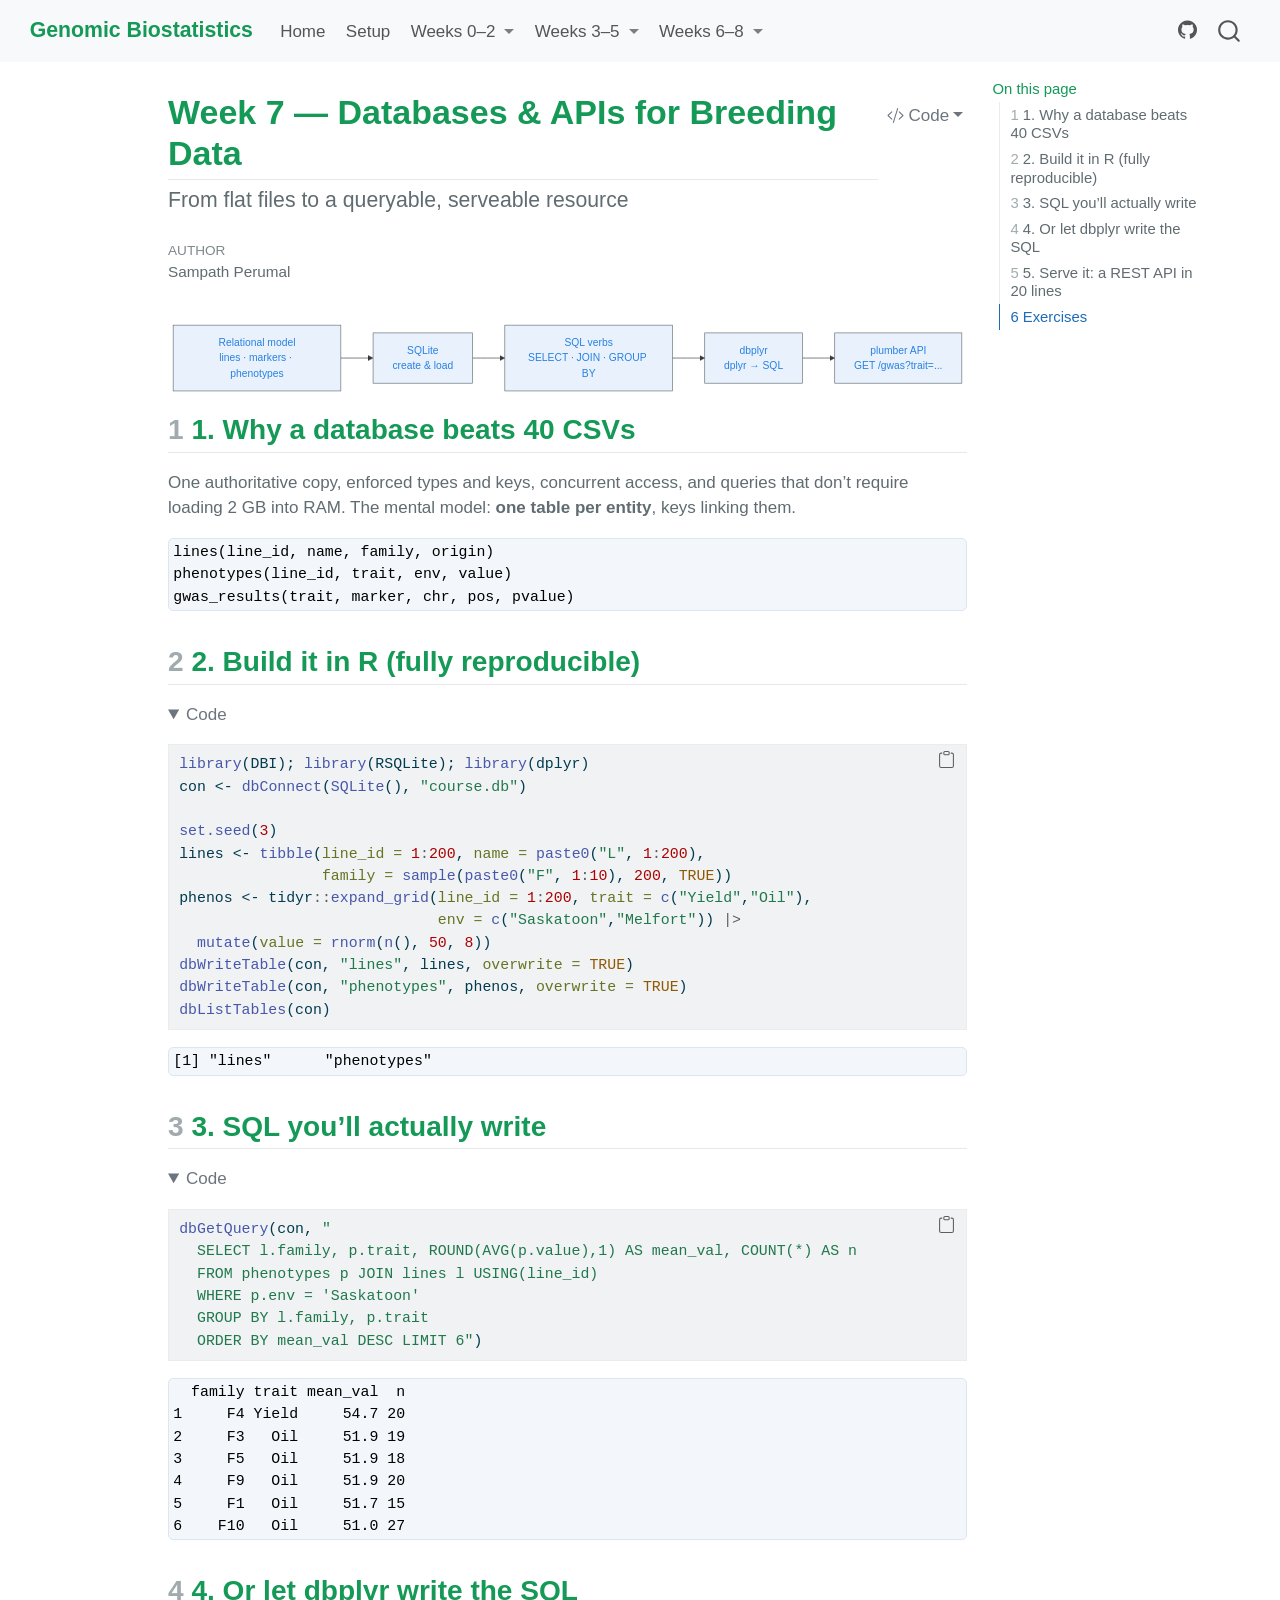
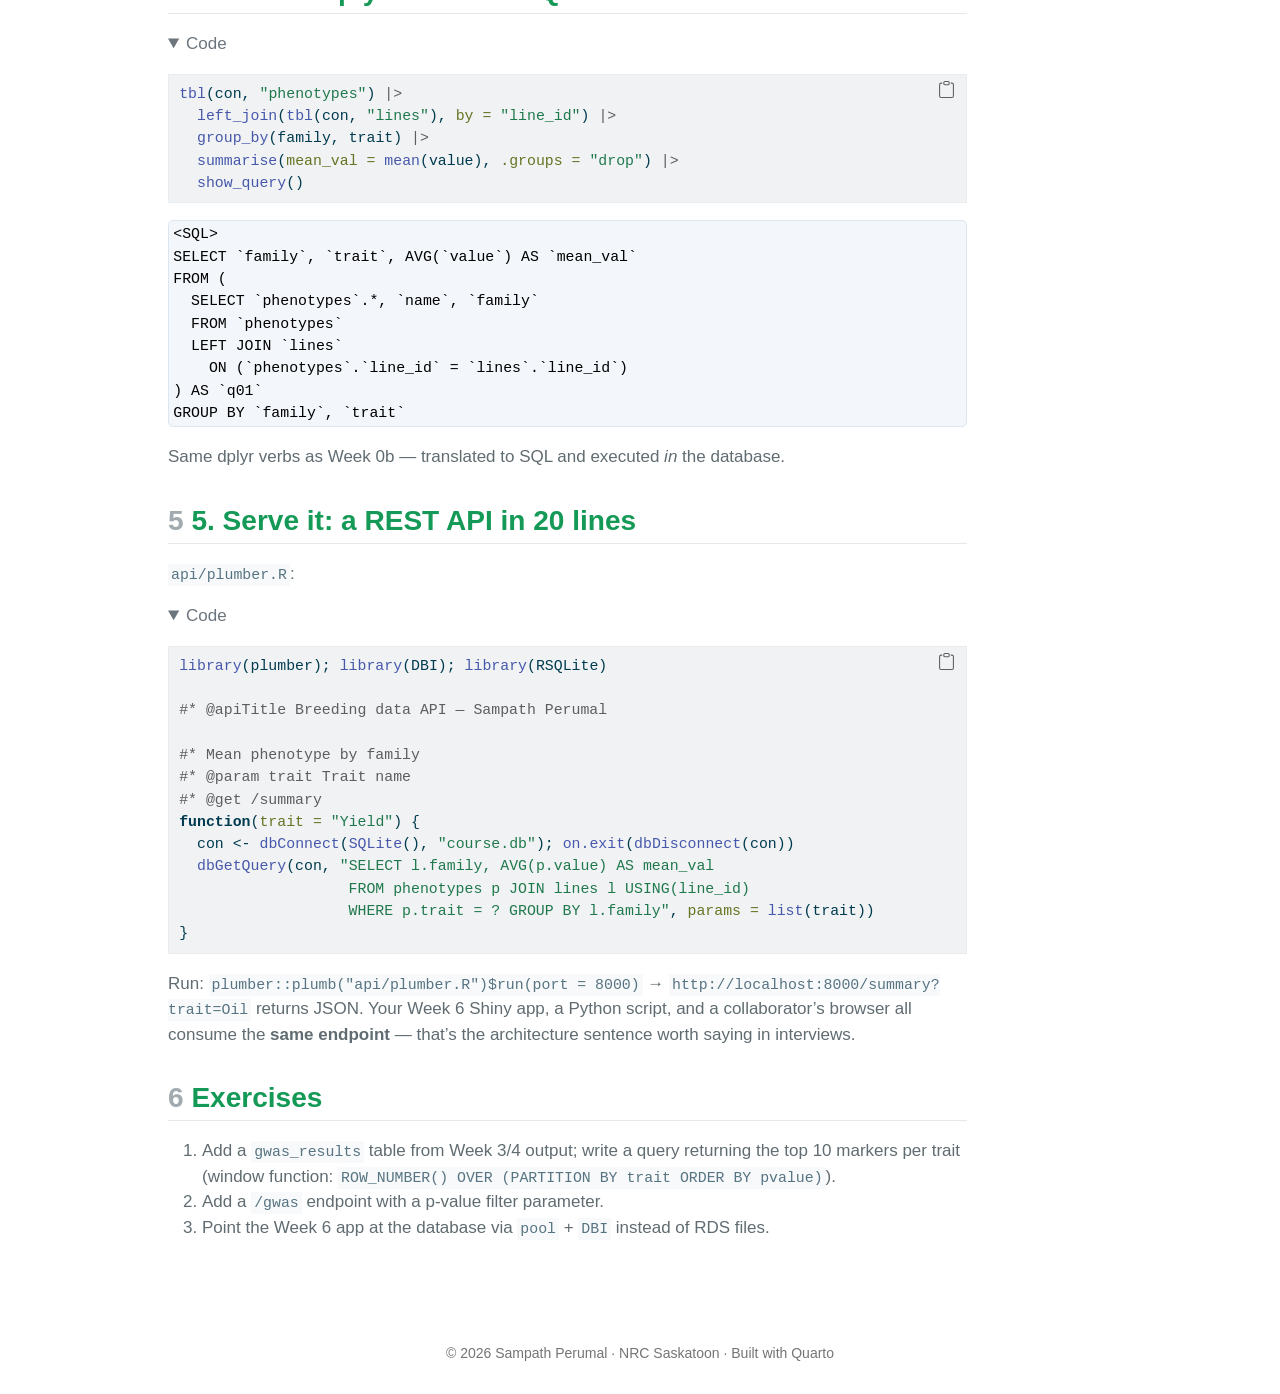
<file: weeks/week7-databases-apis.html>
<!DOCTYPE html>
<html xmlns="http://www.w3.org/1999/xhtml" lang="en" xml:lang="en"><head>

<meta charset="utf-8">
<meta name="generator" content="quarto-1.7.32">

<meta name="viewport" content="width=device-width, initial-scale=1.0, user-scalable=yes">

<meta name="author" content="Sampath Perumal">

<title>Week 7 — Databases &amp; APIs for Breeding Data – Genomic Biostatistics</title>
<style>
code{white-space: pre-wrap;}
span.smallcaps{font-variant: small-caps;}
div.columns{display: flex; gap: min(4vw, 1.5em);}
div.column{flex: auto; overflow-x: auto;}
div.hanging-indent{margin-left: 1.5em; text-indent: -1.5em;}
ul.task-list{list-style: none;}
ul.task-list li input[type="checkbox"] {
  width: 0.8em;
  margin: 0 0.8em 0.2em -1em; /* quarto-specific, see https://github.com/quarto-dev/quarto-cli/issues/4556 */ 
  vertical-align: middle;
}
/* CSS for syntax highlighting */
html { -webkit-text-size-adjust: 100%; }
pre > code.sourceCode { white-space: pre; position: relative; }
pre > code.sourceCode > span { display: inline-block; line-height: 1.25; }
pre > code.sourceCode > span:empty { height: 1.2em; }
.sourceCode { overflow: visible; }
code.sourceCode > span { color: inherit; text-decoration: inherit; }
div.sourceCode { margin: 1em 0; }
pre.sourceCode { margin: 0; }
@media screen {
div.sourceCode { overflow: auto; }
}
@media print {
pre > code.sourceCode { white-space: pre-wrap; }
pre > code.sourceCode > span { text-indent: -5em; padding-left: 5em; }
}
pre.numberSource code
  { counter-reset: source-line 0; }
pre.numberSource code > span
  { position: relative; left: -4em; counter-increment: source-line; }
pre.numberSource code > span > a:first-child::before
  { content: counter(source-line);
    position: relative; left: -1em; text-align: right; vertical-align: baseline;
    border: none; display: inline-block;
    -webkit-touch-callout: none; -webkit-user-select: none;
    -khtml-user-select: none; -moz-user-select: none;
    -ms-user-select: none; user-select: none;
    padding: 0 4px; width: 4em;
  }
pre.numberSource { margin-left: 3em;  padding-left: 4px; }
div.sourceCode
  {   }
@media screen {
pre > code.sourceCode > span > a:first-child::before { text-decoration: underline; }
}
</style>


<script src="../site_libs/quarto-nav/quarto-nav.js"></script>
<script src="../site_libs/quarto-nav/headroom.min.js"></script>
<script src="../site_libs/clipboard/clipboard.min.js"></script>
<script src="../site_libs/quarto-search/autocomplete.umd.js"></script>
<script src="../site_libs/quarto-search/fuse.min.js"></script>
<script src="../site_libs/quarto-search/quarto-search.js"></script>
<meta name="quarto:offset" content="../">
<script src="../site_libs/quarto-html/quarto.js" type="module"></script>
<script src="../site_libs/quarto-html/tabsets/tabsets.js" type="module"></script>
<script src="../site_libs/quarto-html/popper.min.js"></script>
<script src="../site_libs/quarto-html/tippy.umd.min.js"></script>
<script src="../site_libs/quarto-html/anchor.min.js"></script>
<link href="../site_libs/quarto-html/tippy.css" rel="stylesheet">
<link href="../site_libs/quarto-html/quarto-syntax-highlighting-37eea08aefeeee20ff55810ff984fec1.css" rel="stylesheet" id="quarto-text-highlighting-styles">
<script src="../site_libs/bootstrap/bootstrap.min.js"></script>
<link href="../site_libs/bootstrap/bootstrap-icons.css" rel="stylesheet">
<link href="../site_libs/bootstrap/bootstrap-1db537fb3bcd8f11fad3b5bfa09a4cac.min.css" rel="stylesheet" append-hash="true" id="quarto-bootstrap" data-mode="light">
<script id="quarto-search-options" type="application/json">{
  "location": "navbar",
  "copy-button": false,
  "collapse-after": 3,
  "panel-placement": "end",
  "type": "overlay",
  "limit": 50,
  "keyboard-shortcut": [
    "f",
    "/",
    "s"
  ],
  "show-item-context": false,
  "language": {
    "search-no-results-text": "No results",
    "search-matching-documents-text": "matching documents",
    "search-copy-link-title": "Copy link to search",
    "search-hide-matches-text": "Hide additional matches",
    "search-more-match-text": "more match in this document",
    "search-more-matches-text": "more matches in this document",
    "search-clear-button-title": "Clear",
    "search-text-placeholder": "",
    "search-detached-cancel-button-title": "Cancel",
    "search-submit-button-title": "Submit",
    "search-label": "Search"
  }
}</script>
<script src="../site_libs/quarto-diagram/mermaid.min.js"></script>
<script src="../site_libs/quarto-diagram/mermaid-init.js"></script>
<link href="../site_libs/quarto-diagram/mermaid.css" rel="stylesheet">


</head>

<body class="nav-fixed quarto-light">

<div id="quarto-search-results"></div>
  <header id="quarto-header" class="headroom fixed-top">
    <nav class="navbar navbar-expand-lg " data-bs-theme="dark">
      <div class="navbar-container container-fluid">
      <div class="navbar-brand-container mx-auto">
    <a class="navbar-brand" href="../index.html">
    <span class="navbar-title">Genomic Biostatistics</span>
    </a>
  </div>
            <div id="quarto-search" class="" title="Search"></div>
          <button class="navbar-toggler" type="button" data-bs-toggle="collapse" data-bs-target="#navbarCollapse" aria-controls="navbarCollapse" role="menu" aria-expanded="false" aria-label="Toggle navigation" onclick="if (window.quartoToggleHeadroom) { window.quartoToggleHeadroom(); }">
  <span class="navbar-toggler-icon"></span>
</button>
          <div class="collapse navbar-collapse" id="navbarCollapse">
            <ul class="navbar-nav navbar-nav-scroll me-auto">
  <li class="nav-item">
    <a class="nav-link" href="../index.html"> 
<span class="menu-text">Home</span></a>
  </li>  
  <li class="nav-item">
    <a class="nav-link" href="../setup.html"> 
<span class="menu-text">Setup</span></a>
  </li>  
  <li class="nav-item dropdown ">
    <a class="nav-link dropdown-toggle" href="#" id="nav-menu-weeks-0–2" role="link" data-bs-toggle="dropdown" aria-expanded="false">
 <span class="menu-text">Weeks 0–2</span>
    </a>
    <ul class="dropdown-menu" aria-labelledby="nav-menu-weeks-0–2">    
        <li>
    <a class="dropdown-item" href="../weeks/week0a-biostats-primer.html">
 <span class="dropdown-text">Week 0a — Biostatistics Primer</span></a>
  </li>  
        <li>
    <a class="dropdown-item" href="../weeks/week0b-r-essentials.html">
 <span class="dropdown-text">Week 0b — R Essentials</span></a>
  </li>  
        <li>
    <a class="dropdown-item" href="../weeks/week0c-other-languages.html">
 <span class="dropdown-text">Week 0c — Python, Bash, and SQL</span></a>
  </li>  
        <li>
    <a class="dropdown-item" href="../weeks/week1-mixed-models.html">
 <span class="dropdown-text">Week 1 — Linear &amp; Mixed Models</span></a>
  </li>  
        <li>
    <a class="dropdown-item" href="../weeks/week2-multivariate.html">
 <span class="dropdown-text">Week 2 — Multivariate Statistics &amp; Dimension Reduction</span></a>
  </li>  
    </ul>
  </li>
  <li class="nav-item dropdown ">
    <a class="nav-link dropdown-toggle" href="#" id="nav-menu-weeks-3–5" role="link" data-bs-toggle="dropdown" aria-expanded="false">
 <span class="menu-text">Weeks 3–5</span>
    </a>
    <ul class="dropdown-menu" aria-labelledby="nav-menu-weeks-3–5">    
        <li>
    <a class="dropdown-item" href="../weeks/week3-bayesian.html">
 <span class="dropdown-text">Week 3 — Bayesian Inference &amp; Genomic Prediction</span></a>
  </li>  
        <li>
    <a class="dropdown-item" href="../weeks/week4-machine-learning.html">
 <span class="dropdown-text">Week 4 — Machine Learning for Genomic Prediction</span></a>
  </li>  
        <li>
    <a class="dropdown-item" href="../weeks/week5-multiomics.html">
 <span class="dropdown-text">Week 5 — RNA-seq &amp; Multi-Omics Integration</span></a>
  </li>  
    </ul>
  </li>
  <li class="nav-item dropdown ">
    <a class="nav-link dropdown-toggle" href="#" id="nav-menu-weeks-6–8" role="link" data-bs-toggle="dropdown" aria-expanded="false">
 <span class="menu-text">Weeks 6–8</span>
    </a>
    <ul class="dropdown-menu" aria-labelledby="nav-menu-weeks-6–8">    
        <li>
    <a class="dropdown-item" href="../weeks/week6-shiny-apps.html">
 <span class="dropdown-text">Week 6 — Interactive Web Applications with Shiny</span></a>
  </li>  
        <li>
    <a class="dropdown-item" href="../weeks/week7-databases-apis.html">
 <span class="dropdown-text">Week 7 — Databases &amp; APIs for Breeding Data</span></a>
  </li>  
        <li>
    <a class="dropdown-item" href="../weeks/week8-hpc-pipelines.html">
 <span class="dropdown-text">Week 8 — HPC &amp; Reproducible Pipelines</span></a>
  </li>  
    </ul>
  </li>
</ul>
            <ul class="navbar-nav navbar-nav-scroll ms-auto">
  <li class="nav-item compact">
    <a class="nav-link" href="https://github.com/sampathperumal/genomic-biostats-course"> <i class="bi bi-github" role="img">
</i> 
<span class="menu-text"></span></a>
  </li>  
</ul>
          </div> <!-- /navcollapse -->
            <div class="quarto-navbar-tools">
</div>
      </div> <!-- /container-fluid -->
    </nav>
</header>
<!-- content -->
<div id="quarto-content" class="quarto-container page-columns page-rows-contents page-layout-article page-navbar">
<!-- sidebar -->
<!-- margin-sidebar -->
    <div id="quarto-margin-sidebar" class="sidebar margin-sidebar">
        <nav id="TOC" role="doc-toc" class="toc-active">
    <h2 id="toc-title">On this page</h2>
   
  <ul>
  <li><a href="#why-a-database-beats-40-csvs" id="toc-why-a-database-beats-40-csvs" class="nav-link active" data-scroll-target="#why-a-database-beats-40-csvs"><span class="header-section-number">1</span> 1. Why a database beats 40 CSVs</a></li>
  <li><a href="#build-it-in-r-fully-reproducible" id="toc-build-it-in-r-fully-reproducible" class="nav-link" data-scroll-target="#build-it-in-r-fully-reproducible"><span class="header-section-number">2</span> 2. Build it in R (fully reproducible)</a></li>
  <li><a href="#sql-youll-actually-write" id="toc-sql-youll-actually-write" class="nav-link" data-scroll-target="#sql-youll-actually-write"><span class="header-section-number">3</span> 3. SQL you’ll actually write</a></li>
  <li><a href="#or-let-dbplyr-write-the-sql" id="toc-or-let-dbplyr-write-the-sql" class="nav-link" data-scroll-target="#or-let-dbplyr-write-the-sql"><span class="header-section-number">4</span> 4. Or let dbplyr write the SQL</a></li>
  <li><a href="#serve-it-a-rest-api-in-20-lines" id="toc-serve-it-a-rest-api-in-20-lines" class="nav-link" data-scroll-target="#serve-it-a-rest-api-in-20-lines"><span class="header-section-number">5</span> 5. Serve it: a REST API in 20 lines</a></li>
  <li><a href="#exercises" id="toc-exercises" class="nav-link" data-scroll-target="#exercises"><span class="header-section-number">6</span> Exercises</a></li>
  </ul>
</nav>
    </div>
<!-- main -->
<main class="content" id="quarto-document-content">

<header id="title-block-header" class="quarto-title-block default">
<div class="quarto-title">
<div class="quarto-title-block"><div><h1 class="title">Week 7 — Databases &amp; APIs for Breeding Data</h1><button type="button" class="btn code-tools-button dropdown-toggle" id="quarto-code-tools-menu" data-bs-toggle="dropdown" aria-expanded="false"><i class="bi"></i> Code</button><ul class="dropdown-menu dropdown-menu-end" aria-labelelledby="quarto-code-tools-menu"><li><a id="quarto-show-all-code" class="dropdown-item" href="javascript:void(0)" role="button">Show All Code</a></li><li><a id="quarto-hide-all-code" class="dropdown-item" href="javascript:void(0)" role="button">Hide All Code</a></li><li><hr class="dropdown-divider"></li><li><a id="quarto-view-source" class="dropdown-item" href="javascript:void(0)" role="button">View Source</a></li></ul></div></div>
<p class="subtitle lead">From flat files to a queryable, serveable resource</p>
</div>



<div class="quarto-title-meta">

    <div>
    <div class="quarto-title-meta-heading">Author</div>
    <div class="quarto-title-meta-contents">
             <p>Sampath Perumal </p>
          </div>
  </div>
    
  
    
  </div>
  


</header>


<div class="cell" data-layout-align="default">
<div class="cell-output-display">
<div>
<p></p><figure class="figure"><p></p>
<div>
<pre class="mermaid mermaid-js">flowchart LR
    A[Relational model&lt;br/&gt;lines · markers · phenotypes] --&gt; B[SQLite&lt;br/&gt;create &amp; load]
    B --&gt; C[SQL verbs&lt;br/&gt;SELECT · JOIN · GROUP BY]
    C --&gt; D[dbplyr&lt;br/&gt;dplyr → SQL]
    D --&gt; E[plumber API&lt;br/&gt;GET /gwas?trait=...]
</pre>
</div>
<p></p></figure><p></p>
</div>
</div>
</div>
<section id="why-a-database-beats-40-csvs" class="level2" data-number="1">
<h2 data-number="1" class="anchored" data-anchor-id="why-a-database-beats-40-csvs"><span class="header-section-number">1</span> 1. Why a database beats 40 CSVs</h2>
<p>One authoritative copy, enforced types and keys, concurrent access, and queries that don’t require loading 2 GB into RAM. The mental model: <strong>one table per entity</strong>, keys linking them.</p>
<pre><code>lines(line_id, name, family, origin)
phenotypes(line_id, trait, env, value)
gwas_results(trait, marker, chr, pos, pvalue)</code></pre>
</section>
<section id="build-it-in-r-fully-reproducible" class="level2" data-number="2">
<h2 data-number="2" class="anchored" data-anchor-id="build-it-in-r-fully-reproducible"><span class="header-section-number">2</span> 2. Build it in R (fully reproducible)</h2>
<div class="cell">
<details open="" class="code-fold">
<summary>Code</summary>
<div class="sourceCode cell-code" id="cb2"><pre class="sourceCode r code-with-copy"><code class="sourceCode r"><span id="cb2-1"><a href="#cb2-1" aria-hidden="true" tabindex="-1"></a><span class="fu">library</span>(DBI); <span class="fu">library</span>(RSQLite); <span class="fu">library</span>(dplyr)</span>
<span id="cb2-2"><a href="#cb2-2" aria-hidden="true" tabindex="-1"></a>con <span class="ot">&lt;-</span> <span class="fu">dbConnect</span>(<span class="fu">SQLite</span>(), <span class="st">"course.db"</span>)</span>
<span id="cb2-3"><a href="#cb2-3" aria-hidden="true" tabindex="-1"></a></span>
<span id="cb2-4"><a href="#cb2-4" aria-hidden="true" tabindex="-1"></a><span class="fu">set.seed</span>(<span class="dv">3</span>)</span>
<span id="cb2-5"><a href="#cb2-5" aria-hidden="true" tabindex="-1"></a>lines <span class="ot">&lt;-</span> <span class="fu">tibble</span>(<span class="at">line_id =</span> <span class="dv">1</span><span class="sc">:</span><span class="dv">200</span>, <span class="at">name =</span> <span class="fu">paste0</span>(<span class="st">"L"</span>, <span class="dv">1</span><span class="sc">:</span><span class="dv">200</span>),</span>
<span id="cb2-6"><a href="#cb2-6" aria-hidden="true" tabindex="-1"></a>                <span class="at">family =</span> <span class="fu">sample</span>(<span class="fu">paste0</span>(<span class="st">"F"</span>, <span class="dv">1</span><span class="sc">:</span><span class="dv">10</span>), <span class="dv">200</span>, <span class="cn">TRUE</span>))</span>
<span id="cb2-7"><a href="#cb2-7" aria-hidden="true" tabindex="-1"></a>phenos <span class="ot">&lt;-</span> tidyr<span class="sc">::</span><span class="fu">expand_grid</span>(<span class="at">line_id =</span> <span class="dv">1</span><span class="sc">:</span><span class="dv">200</span>, <span class="at">trait =</span> <span class="fu">c</span>(<span class="st">"Yield"</span>,<span class="st">"Oil"</span>),</span>
<span id="cb2-8"><a href="#cb2-8" aria-hidden="true" tabindex="-1"></a>                             <span class="at">env =</span> <span class="fu">c</span>(<span class="st">"Saskatoon"</span>,<span class="st">"Melfort"</span>)) <span class="sc">|&gt;</span></span>
<span id="cb2-9"><a href="#cb2-9" aria-hidden="true" tabindex="-1"></a>  <span class="fu">mutate</span>(<span class="at">value =</span> <span class="fu">rnorm</span>(<span class="fu">n</span>(), <span class="dv">50</span>, <span class="dv">8</span>))</span>
<span id="cb2-10"><a href="#cb2-10" aria-hidden="true" tabindex="-1"></a><span class="fu">dbWriteTable</span>(con, <span class="st">"lines"</span>, lines, <span class="at">overwrite =</span> <span class="cn">TRUE</span>)</span>
<span id="cb2-11"><a href="#cb2-11" aria-hidden="true" tabindex="-1"></a><span class="fu">dbWriteTable</span>(con, <span class="st">"phenotypes"</span>, phenos, <span class="at">overwrite =</span> <span class="cn">TRUE</span>)</span>
<span id="cb2-12"><a href="#cb2-12" aria-hidden="true" tabindex="-1"></a><span class="fu">dbListTables</span>(con)</span></code><button title="Copy to Clipboard" class="code-copy-button"><i class="bi"></i></button></pre></div>
</details>
<div class="cell-output cell-output-stdout">
<pre><code>[1] "lines"      "phenotypes"</code></pre>
</div>
</div>
</section>
<section id="sql-youll-actually-write" class="level2" data-number="3">
<h2 data-number="3" class="anchored" data-anchor-id="sql-youll-actually-write"><span class="header-section-number">3</span> 3. SQL you’ll actually write</h2>
<div class="cell">
<details open="" class="code-fold">
<summary>Code</summary>
<div class="sourceCode cell-code" id="cb4"><pre class="sourceCode r code-with-copy"><code class="sourceCode r"><span id="cb4-1"><a href="#cb4-1" aria-hidden="true" tabindex="-1"></a><span class="fu">dbGetQuery</span>(con, <span class="st">"</span></span>
<span id="cb4-2"><a href="#cb4-2" aria-hidden="true" tabindex="-1"></a><span class="st">  SELECT l.family, p.trait, ROUND(AVG(p.value),1) AS mean_val, COUNT(*) AS n</span></span>
<span id="cb4-3"><a href="#cb4-3" aria-hidden="true" tabindex="-1"></a><span class="st">  FROM phenotypes p JOIN lines l USING(line_id)</span></span>
<span id="cb4-4"><a href="#cb4-4" aria-hidden="true" tabindex="-1"></a><span class="st">  WHERE p.env = 'Saskatoon'</span></span>
<span id="cb4-5"><a href="#cb4-5" aria-hidden="true" tabindex="-1"></a><span class="st">  GROUP BY l.family, p.trait</span></span>
<span id="cb4-6"><a href="#cb4-6" aria-hidden="true" tabindex="-1"></a><span class="st">  ORDER BY mean_val DESC LIMIT 6"</span>)</span></code><button title="Copy to Clipboard" class="code-copy-button"><i class="bi"></i></button></pre></div>
</details>
<div class="cell-output cell-output-stdout">
<pre><code>  family trait mean_val  n
1     F4 Yield     54.7 20
2     F3   Oil     51.9 19
3     F5   Oil     51.9 18
4     F9   Oil     51.9 20
5     F1   Oil     51.7 15
6    F10   Oil     51.0 27</code></pre>
</div>
</div>
</section>
<section id="or-let-dbplyr-write-the-sql" class="level2" data-number="4">
<h2 data-number="4" class="anchored" data-anchor-id="or-let-dbplyr-write-the-sql"><span class="header-section-number">4</span> 4. Or let dbplyr write the SQL</h2>
<div class="cell">
<details open="" class="code-fold">
<summary>Code</summary>
<div class="sourceCode cell-code" id="cb6"><pre class="sourceCode r code-with-copy"><code class="sourceCode r"><span id="cb6-1"><a href="#cb6-1" aria-hidden="true" tabindex="-1"></a><span class="fu">tbl</span>(con, <span class="st">"phenotypes"</span>) <span class="sc">|&gt;</span></span>
<span id="cb6-2"><a href="#cb6-2" aria-hidden="true" tabindex="-1"></a>  <span class="fu">left_join</span>(<span class="fu">tbl</span>(con, <span class="st">"lines"</span>), <span class="at">by =</span> <span class="st">"line_id"</span>) <span class="sc">|&gt;</span></span>
<span id="cb6-3"><a href="#cb6-3" aria-hidden="true" tabindex="-1"></a>  <span class="fu">group_by</span>(family, trait) <span class="sc">|&gt;</span></span>
<span id="cb6-4"><a href="#cb6-4" aria-hidden="true" tabindex="-1"></a>  <span class="fu">summarise</span>(<span class="at">mean_val =</span> <span class="fu">mean</span>(value), <span class="at">.groups =</span> <span class="st">"drop"</span>) <span class="sc">|&gt;</span></span>
<span id="cb6-5"><a href="#cb6-5" aria-hidden="true" tabindex="-1"></a>  <span class="fu">show_query</span>()</span></code><button title="Copy to Clipboard" class="code-copy-button"><i class="bi"></i></button></pre></div>
</details>
<div class="cell-output cell-output-stdout">
<pre><code>&lt;SQL&gt;
SELECT `family`, `trait`, AVG(`value`) AS `mean_val`
FROM (
  SELECT `phenotypes`.*, `name`, `family`
  FROM `phenotypes`
  LEFT JOIN `lines`
    ON (`phenotypes`.`line_id` = `lines`.`line_id`)
) AS `q01`
GROUP BY `family`, `trait`</code></pre>
</div>
</div>
<p>Same dplyr verbs as Week 0b — translated to SQL and executed <em>in</em> the database.</p>
</section>
<section id="serve-it-a-rest-api-in-20-lines" class="level2" data-number="5">
<h2 data-number="5" class="anchored" data-anchor-id="serve-it-a-rest-api-in-20-lines"><span class="header-section-number">5</span> 5. Serve it: a REST API in 20 lines</h2>
<p><code>api/plumber.R</code>:</p>
<div class="cell">
<details open="" class="code-fold">
<summary>Code</summary>
<div class="sourceCode cell-code" id="cb8"><pre class="sourceCode r code-with-copy"><code class="sourceCode r"><span id="cb8-1"><a href="#cb8-1" aria-hidden="true" tabindex="-1"></a><span class="fu">library</span>(plumber); <span class="fu">library</span>(DBI); <span class="fu">library</span>(RSQLite)</span>
<span id="cb8-2"><a href="#cb8-2" aria-hidden="true" tabindex="-1"></a></span>
<span id="cb8-3"><a href="#cb8-3" aria-hidden="true" tabindex="-1"></a><span class="co">#* @apiTitle Breeding data API — Sampath Perumal</span></span>
<span id="cb8-4"><a href="#cb8-4" aria-hidden="true" tabindex="-1"></a></span>
<span id="cb8-5"><a href="#cb8-5" aria-hidden="true" tabindex="-1"></a><span class="co">#* Mean phenotype by family</span></span>
<span id="cb8-6"><a href="#cb8-6" aria-hidden="true" tabindex="-1"></a><span class="co">#* @param trait Trait name</span></span>
<span id="cb8-7"><a href="#cb8-7" aria-hidden="true" tabindex="-1"></a><span class="co">#* @get /summary</span></span>
<span id="cb8-8"><a href="#cb8-8" aria-hidden="true" tabindex="-1"></a><span class="cf">function</span>(<span class="at">trait =</span> <span class="st">"Yield"</span>) {</span>
<span id="cb8-9"><a href="#cb8-9" aria-hidden="true" tabindex="-1"></a>  con <span class="ot">&lt;-</span> <span class="fu">dbConnect</span>(<span class="fu">SQLite</span>(), <span class="st">"course.db"</span>); <span class="fu">on.exit</span>(<span class="fu">dbDisconnect</span>(con))</span>
<span id="cb8-10"><a href="#cb8-10" aria-hidden="true" tabindex="-1"></a>  <span class="fu">dbGetQuery</span>(con, <span class="st">"SELECT l.family, AVG(p.value) AS mean_val</span></span>
<span id="cb8-11"><a href="#cb8-11" aria-hidden="true" tabindex="-1"></a><span class="st">                   FROM phenotypes p JOIN lines l USING(line_id)</span></span>
<span id="cb8-12"><a href="#cb8-12" aria-hidden="true" tabindex="-1"></a><span class="st">                   WHERE p.trait = ? GROUP BY l.family"</span>, <span class="at">params =</span> <span class="fu">list</span>(trait))</span>
<span id="cb8-13"><a href="#cb8-13" aria-hidden="true" tabindex="-1"></a>}</span></code><button title="Copy to Clipboard" class="code-copy-button"><i class="bi"></i></button></pre></div>
</details>
</div>
<p>Run: <code>plumber::plumb("api/plumber.R")$run(port = 8000)</code> → <code>http://localhost:8000/summary?trait=Oil</code> returns JSON. Your Week 6 Shiny app, a Python script, and a collaborator’s browser all consume the <strong>same endpoint</strong> — that’s the architecture sentence worth saying in interviews.</p>
</section>
<section id="exercises" class="level2" data-number="6">
<h2 data-number="6" class="anchored" data-anchor-id="exercises"><span class="header-section-number">6</span> Exercises</h2>
<ol type="1">
<li>Add a <code>gwas_results</code> table from Week 3/4 output; write a query returning the top 10 markers per trait (window function: <code>ROW_NUMBER() OVER (PARTITION BY trait ORDER BY pvalue)</code>).</li>
<li>Add a <code>/gwas</code> endpoint with a p-value filter parameter.</li>
<li>Point the Week 6 app at the database via <code>pool</code> + <code>DBI</code> instead of RDS files.</li>
</ol>


<!-- -->

</section>

</main> <!-- /main -->
<script id="quarto-html-after-body" type="application/javascript">
  window.document.addEventListener("DOMContentLoaded", function (event) {
    const icon = "";
    const anchorJS = new window.AnchorJS();
    anchorJS.options = {
      placement: 'right',
      icon: icon
    };
    anchorJS.add('.anchored');
    const isCodeAnnotation = (el) => {
      for (const clz of el.classList) {
        if (clz.startsWith('code-annotation-')) {                     
          return true;
        }
      }
      return false;
    }
    const onCopySuccess = function(e) {
      // button target
      const button = e.trigger;
      // don't keep focus
      button.blur();
      // flash "checked"
      button.classList.add('code-copy-button-checked');
      var currentTitle = button.getAttribute("title");
      button.setAttribute("title", "Copied!");
      let tooltip;
      if (window.bootstrap) {
        button.setAttribute("data-bs-toggle", "tooltip");
        button.setAttribute("data-bs-placement", "left");
        button.setAttribute("data-bs-title", "Copied!");
        tooltip = new bootstrap.Tooltip(button, 
          { trigger: "manual", 
            customClass: "code-copy-button-tooltip",
            offset: [0, -8]});
        tooltip.show();    
      }
      setTimeout(function() {
        if (tooltip) {
          tooltip.hide();
          button.removeAttribute("data-bs-title");
          button.removeAttribute("data-bs-toggle");
          button.removeAttribute("data-bs-placement");
        }
        button.setAttribute("title", currentTitle);
        button.classList.remove('code-copy-button-checked');
      }, 1000);
      // clear code selection
      e.clearSelection();
    }
    const getTextToCopy = function(trigger) {
        const codeEl = trigger.previousElementSibling.cloneNode(true);
        for (const childEl of codeEl.children) {
          if (isCodeAnnotation(childEl)) {
            childEl.remove();
          }
        }
        return codeEl.innerText;
    }
    const clipboard = new window.ClipboardJS('.code-copy-button:not([data-in-quarto-modal])', {
      text: getTextToCopy
    });
    clipboard.on('success', onCopySuccess);
    if (window.document.getElementById('quarto-embedded-source-code-modal')) {
      const clipboardModal = new window.ClipboardJS('.code-copy-button[data-in-quarto-modal]', {
        text: getTextToCopy,
        container: window.document.getElementById('quarto-embedded-source-code-modal')
      });
      clipboardModal.on('success', onCopySuccess);
    }
    const viewSource = window.document.getElementById('quarto-view-source') ||
                       window.document.getElementById('quarto-code-tools-source');
    if (viewSource) {
      const sourceUrl = viewSource.getAttribute("data-quarto-source-url");
      viewSource.addEventListener("click", function(e) {
        if (sourceUrl) {
          // rstudio viewer pane
          if (/\bcapabilities=\b/.test(window.location)) {
            window.open(sourceUrl);
          } else {
            window.location.href = sourceUrl;
          }
        } else {
          const modal = new bootstrap.Modal(document.getElementById('quarto-embedded-source-code-modal'));
          modal.show();
        }
        return false;
      });
    }
    function toggleCodeHandler(show) {
      return function(e) {
        const detailsSrc = window.document.querySelectorAll(".cell > details > .sourceCode");
        for (let i=0; i<detailsSrc.length; i++) {
          const details = detailsSrc[i].parentElement;
          if (show) {
            details.open = true;
          } else {
            details.removeAttribute("open");
          }
        }
        const cellCodeDivs = window.document.querySelectorAll(".cell > .sourceCode");
        const fromCls = show ? "hidden" : "unhidden";
        const toCls = show ? "unhidden" : "hidden";
        for (let i=0; i<cellCodeDivs.length; i++) {
          const codeDiv = cellCodeDivs[i];
          if (codeDiv.classList.contains(fromCls)) {
            codeDiv.classList.remove(fromCls);
            codeDiv.classList.add(toCls);
          } 
        }
        return false;
      }
    }
    const hideAllCode = window.document.getElementById("quarto-hide-all-code");
    if (hideAllCode) {
      hideAllCode.addEventListener("click", toggleCodeHandler(false));
    }
    const showAllCode = window.document.getElementById("quarto-show-all-code");
    if (showAllCode) {
      showAllCode.addEventListener("click", toggleCodeHandler(true));
    }
      var localhostRegex = new RegExp(/^(?:http|https):\/\/localhost\:?[0-9]*\//);
      var mailtoRegex = new RegExp(/^mailto:/);
        var filterRegex = new RegExp("https:\/\/sampathperumal\.github\.io\/genomic-biostats-course");
      var isInternal = (href) => {
          return filterRegex.test(href) || localhostRegex.test(href) || mailtoRegex.test(href);
      }
      // Inspect non-navigation links and adorn them if external
     var links = window.document.querySelectorAll('a[href]:not(.nav-link):not(.navbar-brand):not(.toc-action):not(.sidebar-link):not(.sidebar-item-toggle):not(.pagination-link):not(.no-external):not([aria-hidden]):not(.dropdown-item):not(.quarto-navigation-tool):not(.about-link)');
      for (var i=0; i<links.length; i++) {
        const link = links[i];
        if (!isInternal(link.href)) {
          // undo the damage that might have been done by quarto-nav.js in the case of
          // links that we want to consider external
          if (link.dataset.originalHref !== undefined) {
            link.href = link.dataset.originalHref;
          }
        }
      }
    function tippyHover(el, contentFn, onTriggerFn, onUntriggerFn) {
      const config = {
        allowHTML: true,
        maxWidth: 500,
        delay: 100,
        arrow: false,
        appendTo: function(el) {
            return el.parentElement;
        },
        interactive: true,
        interactiveBorder: 10,
        theme: 'quarto',
        placement: 'bottom-start',
      };
      if (contentFn) {
        config.content = contentFn;
      }
      if (onTriggerFn) {
        config.onTrigger = onTriggerFn;
      }
      if (onUntriggerFn) {
        config.onUntrigger = onUntriggerFn;
      }
      window.tippy(el, config); 
    }
    const noterefs = window.document.querySelectorAll('a[role="doc-noteref"]');
    for (var i=0; i<noterefs.length; i++) {
      const ref = noterefs[i];
      tippyHover(ref, function() {
        // use id or data attribute instead here
        let href = ref.getAttribute('data-footnote-href') || ref.getAttribute('href');
        try { href = new URL(href).hash; } catch {}
        const id = href.replace(/^#\/?/, "");
        const note = window.document.getElementById(id);
        if (note) {
          return note.innerHTML;
        } else {
          return "";
        }
      });
    }
    const xrefs = window.document.querySelectorAll('a.quarto-xref');
    const processXRef = (id, note) => {
      // Strip column container classes
      const stripColumnClz = (el) => {
        el.classList.remove("page-full", "page-columns");
        if (el.children) {
          for (const child of el.children) {
            stripColumnClz(child);
          }
        }
      }
      stripColumnClz(note)
      if (id === null || id.startsWith('sec-')) {
        // Special case sections, only their first couple elements
        const container = document.createElement("div");
        if (note.children && note.children.length > 2) {
          container.appendChild(note.children[0].cloneNode(true));
          for (let i = 1; i < note.children.length; i++) {
            const child = note.children[i];
            if (child.tagName === "P" && child.innerText === "") {
              continue;
            } else {
              container.appendChild(child.cloneNode(true));
              break;
            }
          }
          if (window.Quarto?.typesetMath) {
            window.Quarto.typesetMath(container);
          }
          return container.innerHTML
        } else {
          if (window.Quarto?.typesetMath) {
            window.Quarto.typesetMath(note);
          }
          return note.innerHTML;
        }
      } else {
        // Remove any anchor links if they are present
        const anchorLink = note.querySelector('a.anchorjs-link');
        if (anchorLink) {
          anchorLink.remove();
        }
        if (window.Quarto?.typesetMath) {
          window.Quarto.typesetMath(note);
        }
        if (note.classList.contains("callout")) {
          return note.outerHTML;
        } else {
          return note.innerHTML;
        }
      }
    }
    for (var i=0; i<xrefs.length; i++) {
      const xref = xrefs[i];
      tippyHover(xref, undefined, function(instance) {
        instance.disable();
        let url = xref.getAttribute('href');
        let hash = undefined; 
        if (url.startsWith('#')) {
          hash = url;
        } else {
          try { hash = new URL(url).hash; } catch {}
        }
        if (hash) {
          const id = hash.replace(/^#\/?/, "");
          const note = window.document.getElementById(id);
          if (note !== null) {
            try {
              const html = processXRef(id, note.cloneNode(true));
              instance.setContent(html);
            } finally {
              instance.enable();
              instance.show();
            }
          } else {
            // See if we can fetch this
            fetch(url.split('#')[0])
            .then(res => res.text())
            .then(html => {
              const parser = new DOMParser();
              const htmlDoc = parser.parseFromString(html, "text/html");
              const note = htmlDoc.getElementById(id);
              if (note !== null) {
                const html = processXRef(id, note);
                instance.setContent(html);
              } 
            }).finally(() => {
              instance.enable();
              instance.show();
            });
          }
        } else {
          // See if we can fetch a full url (with no hash to target)
          // This is a special case and we should probably do some content thinning / targeting
          fetch(url)
          .then(res => res.text())
          .then(html => {
            const parser = new DOMParser();
            const htmlDoc = parser.parseFromString(html, "text/html");
            const note = htmlDoc.querySelector('main.content');
            if (note !== null) {
              // This should only happen for chapter cross references
              // (since there is no id in the URL)
              // remove the first header
              if (note.children.length > 0 && note.children[0].tagName === "HEADER") {
                note.children[0].remove();
              }
              const html = processXRef(null, note);
              instance.setContent(html);
            } 
          }).finally(() => {
            instance.enable();
            instance.show();
          });
        }
      }, function(instance) {
      });
    }
        let selectedAnnoteEl;
        const selectorForAnnotation = ( cell, annotation) => {
          let cellAttr = 'data-code-cell="' + cell + '"';
          let lineAttr = 'data-code-annotation="' +  annotation + '"';
          const selector = 'span[' + cellAttr + '][' + lineAttr + ']';
          return selector;
        }
        const selectCodeLines = (annoteEl) => {
          const doc = window.document;
          const targetCell = annoteEl.getAttribute("data-target-cell");
          const targetAnnotation = annoteEl.getAttribute("data-target-annotation");
          const annoteSpan = window.document.querySelector(selectorForAnnotation(targetCell, targetAnnotation));
          const lines = annoteSpan.getAttribute("data-code-lines").split(",");
          const lineIds = lines.map((line) => {
            return targetCell + "-" + line;
          })
          let top = null;
          let height = null;
          let parent = null;
          if (lineIds.length > 0) {
              //compute the position of the single el (top and bottom and make a div)
              const el = window.document.getElementById(lineIds[0]);
              top = el.offsetTop;
              height = el.offsetHeight;
              parent = el.parentElement.parentElement;
            if (lineIds.length > 1) {
              const lastEl = window.document.getElementById(lineIds[lineIds.length - 1]);
              const bottom = lastEl.offsetTop + lastEl.offsetHeight;
              height = bottom - top;
            }
            if (top !== null && height !== null && parent !== null) {
              // cook up a div (if necessary) and position it 
              let div = window.document.getElementById("code-annotation-line-highlight");
              if (div === null) {
                div = window.document.createElement("div");
                div.setAttribute("id", "code-annotation-line-highlight");
                div.style.position = 'absolute';
                parent.appendChild(div);
              }
              div.style.top = top - 2 + "px";
              div.style.height = height + 4 + "px";
              div.style.left = 0;
              let gutterDiv = window.document.getElementById("code-annotation-line-highlight-gutter");
              if (gutterDiv === null) {
                gutterDiv = window.document.createElement("div");
                gutterDiv.setAttribute("id", "code-annotation-line-highlight-gutter");
                gutterDiv.style.position = 'absolute';
                const codeCell = window.document.getElementById(targetCell);
                const gutter = codeCell.querySelector('.code-annotation-gutter');
                gutter.appendChild(gutterDiv);
              }
              gutterDiv.style.top = top - 2 + "px";
              gutterDiv.style.height = height + 4 + "px";
            }
            selectedAnnoteEl = annoteEl;
          }
        };
        const unselectCodeLines = () => {
          const elementsIds = ["code-annotation-line-highlight", "code-annotation-line-highlight-gutter"];
          elementsIds.forEach((elId) => {
            const div = window.document.getElementById(elId);
            if (div) {
              div.remove();
            }
          });
          selectedAnnoteEl = undefined;
        };
          // Handle positioning of the toggle
      window.addEventListener(
        "resize",
        throttle(() => {
          elRect = undefined;
          if (selectedAnnoteEl) {
            selectCodeLines(selectedAnnoteEl);
          }
        }, 10)
      );
      function throttle(fn, ms) {
      let throttle = false;
      let timer;
        return (...args) => {
          if(!throttle) { // first call gets through
              fn.apply(this, args);
              throttle = true;
          } else { // all the others get throttled
              if(timer) clearTimeout(timer); // cancel #2
              timer = setTimeout(() => {
                fn.apply(this, args);
                timer = throttle = false;
              }, ms);
          }
        };
      }
        // Attach click handler to the DT
        const annoteDls = window.document.querySelectorAll('dt[data-target-cell]');
        for (const annoteDlNode of annoteDls) {
          annoteDlNode.addEventListener('click', (event) => {
            const clickedEl = event.target;
            if (clickedEl !== selectedAnnoteEl) {
              unselectCodeLines();
              const activeEl = window.document.querySelector('dt[data-target-cell].code-annotation-active');
              if (activeEl) {
                activeEl.classList.remove('code-annotation-active');
              }
              selectCodeLines(clickedEl);
              clickedEl.classList.add('code-annotation-active');
            } else {
              // Unselect the line
              unselectCodeLines();
              clickedEl.classList.remove('code-annotation-active');
            }
          });
        }
    const findCites = (el) => {
      const parentEl = el.parentElement;
      if (parentEl) {
        const cites = parentEl.dataset.cites;
        if (cites) {
          return {
            el,
            cites: cites.split(' ')
          };
        } else {
          return findCites(el.parentElement)
        }
      } else {
        return undefined;
      }
    };
    var bibliorefs = window.document.querySelectorAll('a[role="doc-biblioref"]');
    for (var i=0; i<bibliorefs.length; i++) {
      const ref = bibliorefs[i];
      const citeInfo = findCites(ref);
      if (citeInfo) {
        tippyHover(citeInfo.el, function() {
          var popup = window.document.createElement('div');
          citeInfo.cites.forEach(function(cite) {
            var citeDiv = window.document.createElement('div');
            citeDiv.classList.add('hanging-indent');
            citeDiv.classList.add('csl-entry');
            var biblioDiv = window.document.getElementById('ref-' + cite);
            if (biblioDiv) {
              citeDiv.innerHTML = biblioDiv.innerHTML;
            }
            popup.appendChild(citeDiv);
          });
          return popup.innerHTML;
        });
      }
    }
  });
  </script><div class="modal fade" id="quarto-embedded-source-code-modal" tabindex="-1" aria-labelledby="quarto-embedded-source-code-modal-label" aria-hidden="true"><div class="modal-dialog modal-dialog-scrollable"><div class="modal-content"><div class="modal-header"><h5 class="modal-title" id="quarto-embedded-source-code-modal-label">Source Code</h5><button class="btn-close" data-bs-dismiss="modal"></button></div><div class="modal-body"><div class="">
<div class="sourceCode" id="cb9" data-shortcodes="false"><pre class="sourceCode markdown code-with-copy"><code class="sourceCode markdown"><span id="cb9-1"><a href="#cb9-1" aria-hidden="true" tabindex="-1"></a><span class="co">---</span></span>
<span id="cb9-2"><a href="#cb9-2" aria-hidden="true" tabindex="-1"></a><span class="an">title:</span><span class="co"> "Week 7 — Databases &amp; APIs for Breeding Data"</span></span>
<span id="cb9-3"><a href="#cb9-3" aria-hidden="true" tabindex="-1"></a><span class="an">subtitle:</span><span class="co"> "From flat files to a queryable, serveable resource"</span></span>
<span id="cb9-4"><a href="#cb9-4" aria-hidden="true" tabindex="-1"></a><span class="co">---</span></span>
<span id="cb9-5"><a href="#cb9-5" aria-hidden="true" tabindex="-1"></a></span>
<span id="cb9-8"><a href="#cb9-8" aria-hidden="true" tabindex="-1"></a><span class="in">```{mermaid}</span></span>
<span id="cb9-9"><a href="#cb9-9" aria-hidden="true" tabindex="-1"></a>flowchart LR</span>
<span id="cb9-10"><a href="#cb9-10" aria-hidden="true" tabindex="-1"></a>    A[Relational model&lt;br/&gt;lines · markers · phenotypes] --&gt; B[SQLite&lt;br/&gt;create &amp; load]</span>
<span id="cb9-11"><a href="#cb9-11" aria-hidden="true" tabindex="-1"></a>    B --&gt; C[SQL verbs&lt;br/&gt;SELECT · JOIN · GROUP BY]</span>
<span id="cb9-12"><a href="#cb9-12" aria-hidden="true" tabindex="-1"></a>    C --&gt; D[dbplyr&lt;br/&gt;dplyr → SQL]</span>
<span id="cb9-13"><a href="#cb9-13" aria-hidden="true" tabindex="-1"></a>    D --&gt; E[plumber API&lt;br/&gt;GET /gwas?trait=...]</span>
<span id="cb9-14"><a href="#cb9-14" aria-hidden="true" tabindex="-1"></a><span class="in">```</span></span>
<span id="cb9-15"><a href="#cb9-15" aria-hidden="true" tabindex="-1"></a></span>
<span id="cb9-16"><a href="#cb9-16" aria-hidden="true" tabindex="-1"></a><span class="fu">## 1. Why a database beats 40 CSVs</span></span>
<span id="cb9-17"><a href="#cb9-17" aria-hidden="true" tabindex="-1"></a></span>
<span id="cb9-18"><a href="#cb9-18" aria-hidden="true" tabindex="-1"></a>One authoritative copy, enforced types and keys, concurrent access, and queries that don't require loading 2 GB into RAM. The mental model: **one table per entity**, keys linking them.</span>
<span id="cb9-19"><a href="#cb9-19" aria-hidden="true" tabindex="-1"></a></span>
<span id="cb9-20"><a href="#cb9-20" aria-hidden="true" tabindex="-1"></a><span class="in">```</span></span>
<span id="cb9-21"><a href="#cb9-21" aria-hidden="true" tabindex="-1"></a><span class="in">lines(line_id, name, family, origin)</span></span>
<span id="cb9-22"><a href="#cb9-22" aria-hidden="true" tabindex="-1"></a><span class="in">phenotypes(line_id, trait, env, value)</span></span>
<span id="cb9-23"><a href="#cb9-23" aria-hidden="true" tabindex="-1"></a><span class="in">gwas_results(trait, marker, chr, pos, pvalue)</span></span>
<span id="cb9-24"><a href="#cb9-24" aria-hidden="true" tabindex="-1"></a><span class="in">```</span></span>
<span id="cb9-25"><a href="#cb9-25" aria-hidden="true" tabindex="-1"></a></span>
<span id="cb9-26"><a href="#cb9-26" aria-hidden="true" tabindex="-1"></a><span class="fu">## 2. Build it in R (fully reproducible)</span></span>
<span id="cb9-27"><a href="#cb9-27" aria-hidden="true" tabindex="-1"></a></span>
<span id="cb9-30"><a href="#cb9-30" aria-hidden="true" tabindex="-1"></a><span class="in">```{r}</span></span>
<span id="cb9-31"><a href="#cb9-31" aria-hidden="true" tabindex="-1"></a><span class="fu">library</span>(DBI); <span class="fu">library</span>(RSQLite); <span class="fu">library</span>(dplyr)</span>
<span id="cb9-32"><a href="#cb9-32" aria-hidden="true" tabindex="-1"></a>con <span class="ot">&lt;-</span> <span class="fu">dbConnect</span>(<span class="fu">SQLite</span>(), <span class="st">"course.db"</span>)</span>
<span id="cb9-33"><a href="#cb9-33" aria-hidden="true" tabindex="-1"></a></span>
<span id="cb9-34"><a href="#cb9-34" aria-hidden="true" tabindex="-1"></a><span class="fu">set.seed</span>(<span class="dv">3</span>)</span>
<span id="cb9-35"><a href="#cb9-35" aria-hidden="true" tabindex="-1"></a>lines <span class="ot">&lt;-</span> <span class="fu">tibble</span>(<span class="at">line_id =</span> <span class="dv">1</span><span class="sc">:</span><span class="dv">200</span>, <span class="at">name =</span> <span class="fu">paste0</span>(<span class="st">"L"</span>, <span class="dv">1</span><span class="sc">:</span><span class="dv">200</span>),</span>
<span id="cb9-36"><a href="#cb9-36" aria-hidden="true" tabindex="-1"></a>                <span class="at">family =</span> <span class="fu">sample</span>(<span class="fu">paste0</span>(<span class="st">"F"</span>, <span class="dv">1</span><span class="sc">:</span><span class="dv">10</span>), <span class="dv">200</span>, <span class="cn">TRUE</span>))</span>
<span id="cb9-37"><a href="#cb9-37" aria-hidden="true" tabindex="-1"></a>phenos <span class="ot">&lt;-</span> tidyr<span class="sc">::</span><span class="fu">expand_grid</span>(<span class="at">line_id =</span> <span class="dv">1</span><span class="sc">:</span><span class="dv">200</span>, <span class="at">trait =</span> <span class="fu">c</span>(<span class="st">"Yield"</span>,<span class="st">"Oil"</span>),</span>
<span id="cb9-38"><a href="#cb9-38" aria-hidden="true" tabindex="-1"></a>                             <span class="at">env =</span> <span class="fu">c</span>(<span class="st">"Saskatoon"</span>,<span class="st">"Melfort"</span>)) <span class="sc">|&gt;</span></span>
<span id="cb9-39"><a href="#cb9-39" aria-hidden="true" tabindex="-1"></a>  <span class="fu">mutate</span>(<span class="at">value =</span> <span class="fu">rnorm</span>(<span class="fu">n</span>(), <span class="dv">50</span>, <span class="dv">8</span>))</span>
<span id="cb9-40"><a href="#cb9-40" aria-hidden="true" tabindex="-1"></a><span class="fu">dbWriteTable</span>(con, <span class="st">"lines"</span>, lines, <span class="at">overwrite =</span> <span class="cn">TRUE</span>)</span>
<span id="cb9-41"><a href="#cb9-41" aria-hidden="true" tabindex="-1"></a><span class="fu">dbWriteTable</span>(con, <span class="st">"phenotypes"</span>, phenos, <span class="at">overwrite =</span> <span class="cn">TRUE</span>)</span>
<span id="cb9-42"><a href="#cb9-42" aria-hidden="true" tabindex="-1"></a><span class="fu">dbListTables</span>(con)</span>
<span id="cb9-43"><a href="#cb9-43" aria-hidden="true" tabindex="-1"></a><span class="in">```</span></span>
<span id="cb9-44"><a href="#cb9-44" aria-hidden="true" tabindex="-1"></a></span>
<span id="cb9-45"><a href="#cb9-45" aria-hidden="true" tabindex="-1"></a><span class="fu">## 3. SQL you'll actually write</span></span>
<span id="cb9-46"><a href="#cb9-46" aria-hidden="true" tabindex="-1"></a></span>
<span id="cb9-49"><a href="#cb9-49" aria-hidden="true" tabindex="-1"></a><span class="in">```{r}</span></span>
<span id="cb9-50"><a href="#cb9-50" aria-hidden="true" tabindex="-1"></a><span class="fu">dbGetQuery</span>(con, <span class="st">"</span></span>
<span id="cb9-51"><a href="#cb9-51" aria-hidden="true" tabindex="-1"></a><span class="st">  SELECT l.family, p.trait, ROUND(AVG(p.value),1) AS mean_val, COUNT(*) AS n</span></span>
<span id="cb9-52"><a href="#cb9-52" aria-hidden="true" tabindex="-1"></a><span class="st">  FROM phenotypes p JOIN lines l USING(line_id)</span></span>
<span id="cb9-53"><a href="#cb9-53" aria-hidden="true" tabindex="-1"></a><span class="st">  WHERE p.env = 'Saskatoon'</span></span>
<span id="cb9-54"><a href="#cb9-54" aria-hidden="true" tabindex="-1"></a><span class="st">  GROUP BY l.family, p.trait</span></span>
<span id="cb9-55"><a href="#cb9-55" aria-hidden="true" tabindex="-1"></a><span class="st">  ORDER BY mean_val DESC LIMIT 6"</span>)</span>
<span id="cb9-56"><a href="#cb9-56" aria-hidden="true" tabindex="-1"></a><span class="in">```</span></span>
<span id="cb9-57"><a href="#cb9-57" aria-hidden="true" tabindex="-1"></a></span>
<span id="cb9-58"><a href="#cb9-58" aria-hidden="true" tabindex="-1"></a><span class="fu">## 4. Or let dbplyr write the SQL</span></span>
<span id="cb9-59"><a href="#cb9-59" aria-hidden="true" tabindex="-1"></a></span>
<span id="cb9-62"><a href="#cb9-62" aria-hidden="true" tabindex="-1"></a><span class="in">```{r}</span></span>
<span id="cb9-63"><a href="#cb9-63" aria-hidden="true" tabindex="-1"></a><span class="fu">tbl</span>(con, <span class="st">"phenotypes"</span>) <span class="sc">|&gt;</span></span>
<span id="cb9-64"><a href="#cb9-64" aria-hidden="true" tabindex="-1"></a>  <span class="fu">left_join</span>(<span class="fu">tbl</span>(con, <span class="st">"lines"</span>), <span class="at">by =</span> <span class="st">"line_id"</span>) <span class="sc">|&gt;</span></span>
<span id="cb9-65"><a href="#cb9-65" aria-hidden="true" tabindex="-1"></a>  <span class="fu">group_by</span>(family, trait) <span class="sc">|&gt;</span></span>
<span id="cb9-66"><a href="#cb9-66" aria-hidden="true" tabindex="-1"></a>  <span class="fu">summarise</span>(<span class="at">mean_val =</span> <span class="fu">mean</span>(value), <span class="at">.groups =</span> <span class="st">"drop"</span>) <span class="sc">|&gt;</span></span>
<span id="cb9-67"><a href="#cb9-67" aria-hidden="true" tabindex="-1"></a>  <span class="fu">show_query</span>()</span>
<span id="cb9-68"><a href="#cb9-68" aria-hidden="true" tabindex="-1"></a><span class="in">```</span></span>
<span id="cb9-69"><a href="#cb9-69" aria-hidden="true" tabindex="-1"></a></span>
<span id="cb9-70"><a href="#cb9-70" aria-hidden="true" tabindex="-1"></a>Same dplyr verbs as Week 0b — translated to SQL and executed *in* the database.</span>
<span id="cb9-71"><a href="#cb9-71" aria-hidden="true" tabindex="-1"></a></span>
<span id="cb9-74"><a href="#cb9-74" aria-hidden="true" tabindex="-1"></a><span class="in">```{r}</span></span>
<span id="cb9-75"><a href="#cb9-75" aria-hidden="true" tabindex="-1"></a><span class="co">#| include: false</span></span>
<span id="cb9-76"><a href="#cb9-76" aria-hidden="true" tabindex="-1"></a><span class="fu">dbDisconnect</span>(con)</span>
<span id="cb9-77"><a href="#cb9-77" aria-hidden="true" tabindex="-1"></a><span class="in">```</span></span>
<span id="cb9-78"><a href="#cb9-78" aria-hidden="true" tabindex="-1"></a></span>
<span id="cb9-79"><a href="#cb9-79" aria-hidden="true" tabindex="-1"></a><span class="fu">## 5. Serve it: a REST API in 20 lines</span></span>
<span id="cb9-80"><a href="#cb9-80" aria-hidden="true" tabindex="-1"></a></span>
<span id="cb9-81"><a href="#cb9-81" aria-hidden="true" tabindex="-1"></a><span class="in">`api/plumber.R`</span>:</span>
<span id="cb9-82"><a href="#cb9-82" aria-hidden="true" tabindex="-1"></a></span>
<span id="cb9-85"><a href="#cb9-85" aria-hidden="true" tabindex="-1"></a><span class="in">```{r}</span></span>
<span id="cb9-86"><a href="#cb9-86" aria-hidden="true" tabindex="-1"></a><span class="co">#| eval: false</span></span>
<span id="cb9-87"><a href="#cb9-87" aria-hidden="true" tabindex="-1"></a><span class="fu">library</span>(plumber); <span class="fu">library</span>(DBI); <span class="fu">library</span>(RSQLite)</span>
<span id="cb9-88"><a href="#cb9-88" aria-hidden="true" tabindex="-1"></a></span>
<span id="cb9-89"><a href="#cb9-89" aria-hidden="true" tabindex="-1"></a><span class="co">#* @apiTitle Breeding data API — Sampath Perumal</span></span>
<span id="cb9-90"><a href="#cb9-90" aria-hidden="true" tabindex="-1"></a></span>
<span id="cb9-91"><a href="#cb9-91" aria-hidden="true" tabindex="-1"></a><span class="co">#* Mean phenotype by family</span></span>
<span id="cb9-92"><a href="#cb9-92" aria-hidden="true" tabindex="-1"></a><span class="co">#* @param trait Trait name</span></span>
<span id="cb9-93"><a href="#cb9-93" aria-hidden="true" tabindex="-1"></a><span class="co">#* @get /summary</span></span>
<span id="cb9-94"><a href="#cb9-94" aria-hidden="true" tabindex="-1"></a><span class="cf">function</span>(<span class="at">trait =</span> <span class="st">"Yield"</span>) {</span>
<span id="cb9-95"><a href="#cb9-95" aria-hidden="true" tabindex="-1"></a>  con <span class="ot">&lt;-</span> <span class="fu">dbConnect</span>(<span class="fu">SQLite</span>(), <span class="st">"course.db"</span>); <span class="fu">on.exit</span>(<span class="fu">dbDisconnect</span>(con))</span>
<span id="cb9-96"><a href="#cb9-96" aria-hidden="true" tabindex="-1"></a>  <span class="fu">dbGetQuery</span>(con, <span class="st">"SELECT l.family, AVG(p.value) AS mean_val</span></span>
<span id="cb9-97"><a href="#cb9-97" aria-hidden="true" tabindex="-1"></a><span class="st">                   FROM phenotypes p JOIN lines l USING(line_id)</span></span>
<span id="cb9-98"><a href="#cb9-98" aria-hidden="true" tabindex="-1"></a><span class="st">                   WHERE p.trait = ? GROUP BY l.family"</span>, <span class="at">params =</span> <span class="fu">list</span>(trait))</span>
<span id="cb9-99"><a href="#cb9-99" aria-hidden="true" tabindex="-1"></a>}</span>
<span id="cb9-100"><a href="#cb9-100" aria-hidden="true" tabindex="-1"></a><span class="in">```</span></span>
<span id="cb9-101"><a href="#cb9-101" aria-hidden="true" tabindex="-1"></a></span>
<span id="cb9-102"><a href="#cb9-102" aria-hidden="true" tabindex="-1"></a>Run: <span class="in">`plumber::plumb("api/plumber.R")$run(port = 8000)`</span> → <span class="in">`http://localhost:8000/summary?trait=Oil`</span> returns JSON. Your Week 6 Shiny app, a Python script, and a collaborator's browser all consume the **same endpoint** — that's the architecture sentence worth saying in interviews.</span>
<span id="cb9-103"><a href="#cb9-103" aria-hidden="true" tabindex="-1"></a></span>
<span id="cb9-104"><a href="#cb9-104" aria-hidden="true" tabindex="-1"></a><span class="fu">## Exercises</span></span>
<span id="cb9-105"><a href="#cb9-105" aria-hidden="true" tabindex="-1"></a></span>
<span id="cb9-106"><a href="#cb9-106" aria-hidden="true" tabindex="-1"></a><span class="ss">1. </span>Add a <span class="in">`gwas_results`</span> table from Week 3/4 output; write a query returning the top 10 markers per trait (window function: <span class="in">`ROW_NUMBER() OVER (PARTITION BY trait ORDER BY pvalue)`</span>).</span>
<span id="cb9-107"><a href="#cb9-107" aria-hidden="true" tabindex="-1"></a><span class="ss">2. </span>Add a <span class="in">`/gwas`</span> endpoint with a p-value filter parameter.</span>
<span id="cb9-108"><a href="#cb9-108" aria-hidden="true" tabindex="-1"></a><span class="ss">3. </span>Point the Week 6 app at the database via <span class="in">`pool`</span> + <span class="in">`DBI`</span> instead of RDS files.</span>
</code><button title="Copy to Clipboard" class="code-copy-button" data-in-quarto-modal=""><i class="bi"></i></button></pre></div>
</div></div></div></div></div>
</div> <!-- /content -->
<footer class="footer">
  <div class="nav-footer">
    <div class="nav-footer-left">
      &nbsp;
    </div>   
    <div class="nav-footer-center">
<p>© 2026 Sampath Perumal · NRC Saskatoon · Built with Quarto</p>
</div>
    <div class="nav-footer-right">
      &nbsp;
    </div>
  </div>
</footer>




</body></html>
</file>
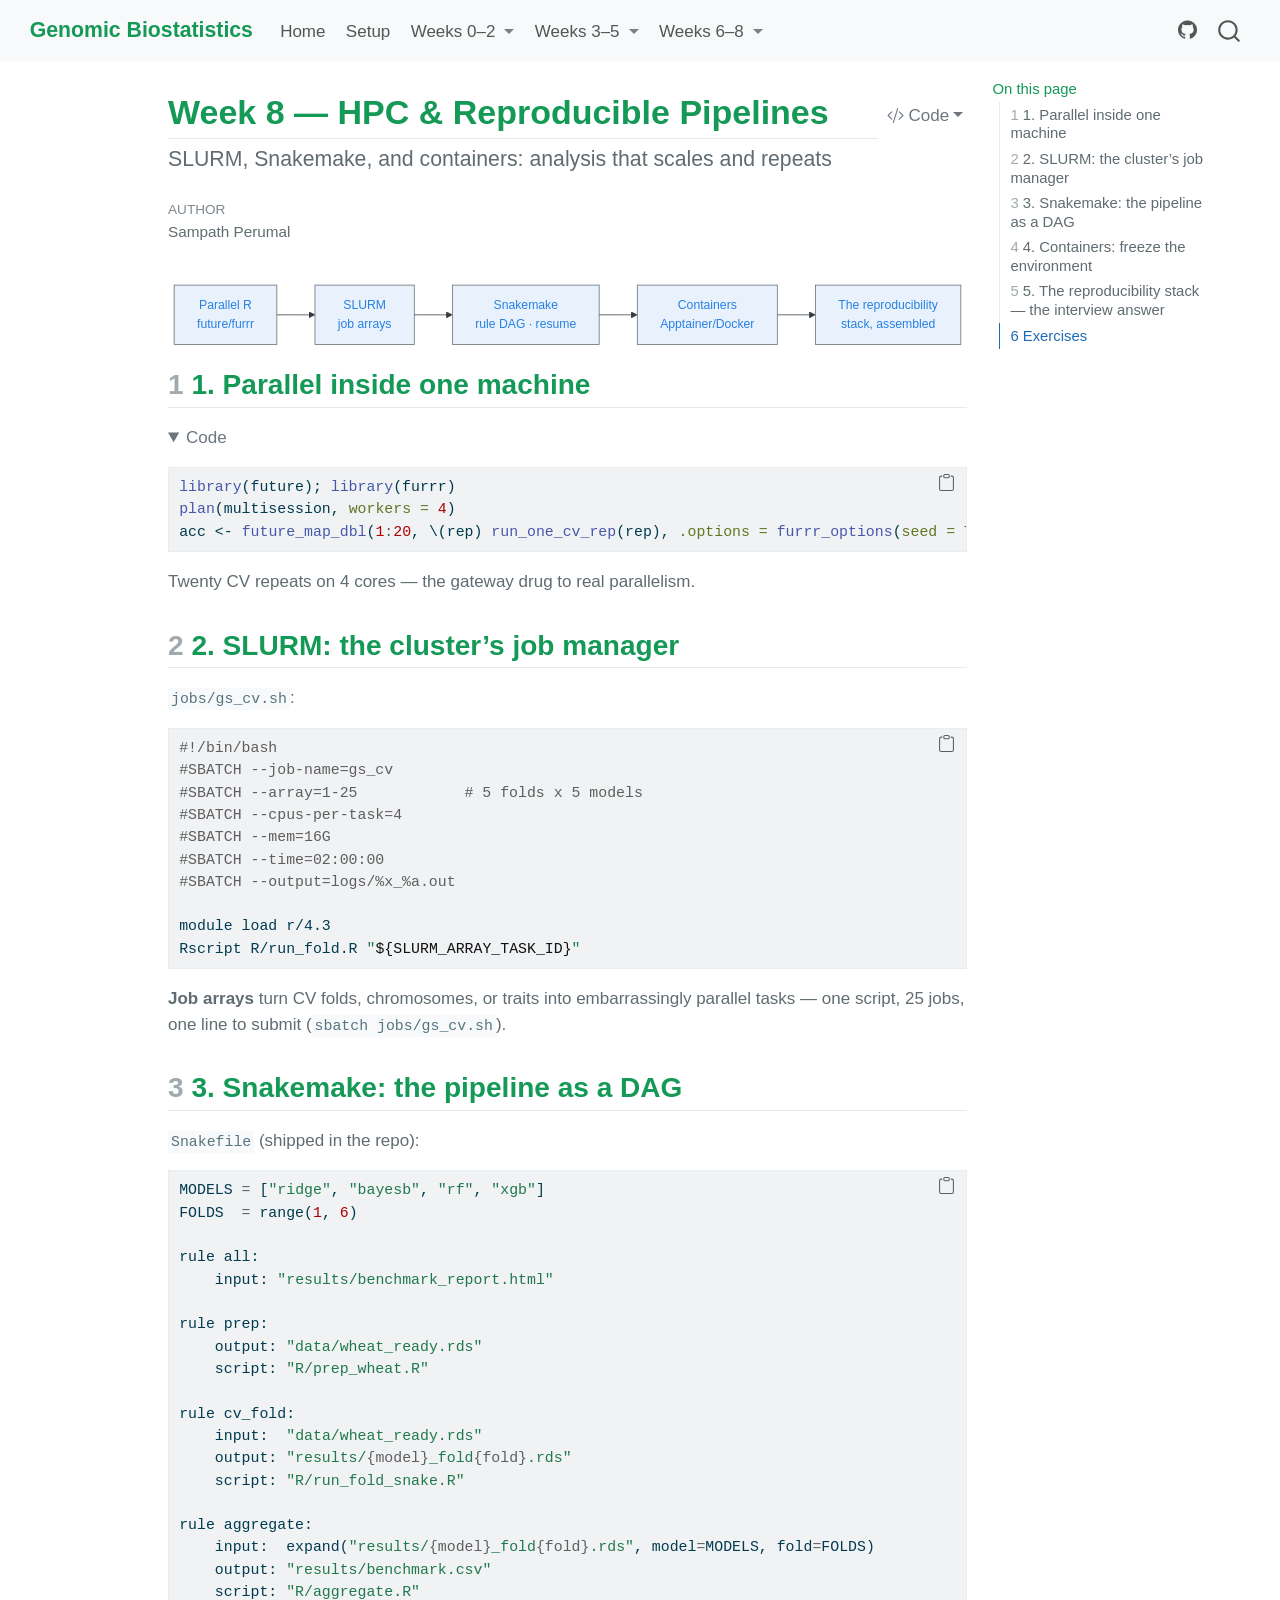
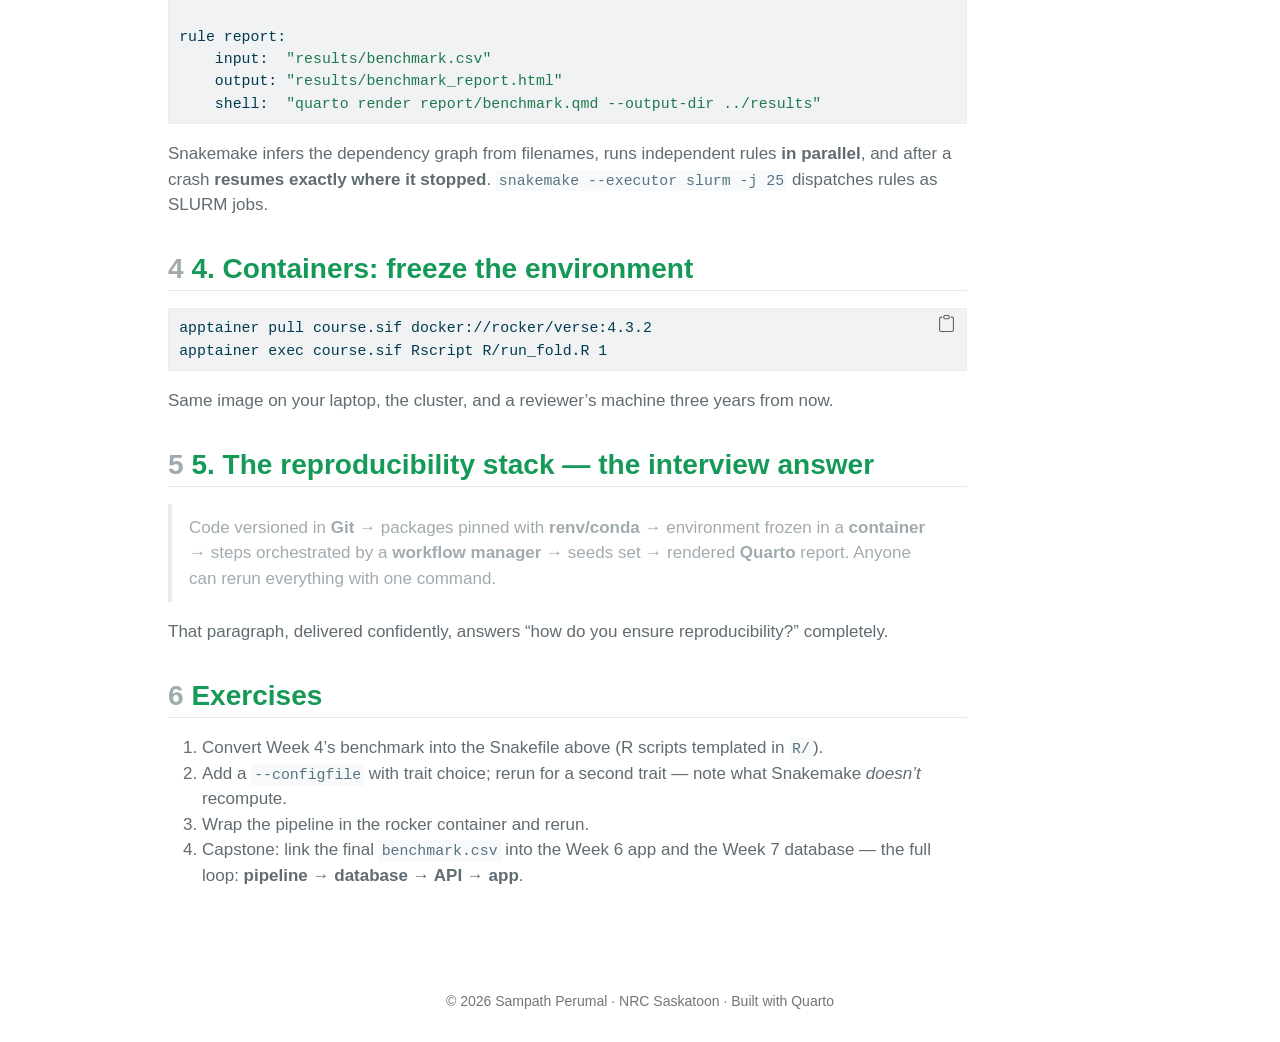
<file: weeks/week8-hpc-pipelines.html>
<!DOCTYPE html>
<html xmlns="http://www.w3.org/1999/xhtml" lang="en" xml:lang="en"><head>

<meta charset="utf-8">
<meta name="generator" content="quarto-1.7.32">

<meta name="viewport" content="width=device-width, initial-scale=1.0, user-scalable=yes">

<meta name="author" content="Sampath Perumal">

<title>Week 8 — HPC &amp; Reproducible Pipelines – Genomic Biostatistics</title>
<style>
code{white-space: pre-wrap;}
span.smallcaps{font-variant: small-caps;}
div.columns{display: flex; gap: min(4vw, 1.5em);}
div.column{flex: auto; overflow-x: auto;}
div.hanging-indent{margin-left: 1.5em; text-indent: -1.5em;}
ul.task-list{list-style: none;}
ul.task-list li input[type="checkbox"] {
  width: 0.8em;
  margin: 0 0.8em 0.2em -1em; /* quarto-specific, see https://github.com/quarto-dev/quarto-cli/issues/4556 */ 
  vertical-align: middle;
}
/* CSS for syntax highlighting */
html { -webkit-text-size-adjust: 100%; }
pre > code.sourceCode { white-space: pre; position: relative; }
pre > code.sourceCode > span { display: inline-block; line-height: 1.25; }
pre > code.sourceCode > span:empty { height: 1.2em; }
.sourceCode { overflow: visible; }
code.sourceCode > span { color: inherit; text-decoration: inherit; }
div.sourceCode { margin: 1em 0; }
pre.sourceCode { margin: 0; }
@media screen {
div.sourceCode { overflow: auto; }
}
@media print {
pre > code.sourceCode { white-space: pre-wrap; }
pre > code.sourceCode > span { text-indent: -5em; padding-left: 5em; }
}
pre.numberSource code
  { counter-reset: source-line 0; }
pre.numberSource code > span
  { position: relative; left: -4em; counter-increment: source-line; }
pre.numberSource code > span > a:first-child::before
  { content: counter(source-line);
    position: relative; left: -1em; text-align: right; vertical-align: baseline;
    border: none; display: inline-block;
    -webkit-touch-callout: none; -webkit-user-select: none;
    -khtml-user-select: none; -moz-user-select: none;
    -ms-user-select: none; user-select: none;
    padding: 0 4px; width: 4em;
  }
pre.numberSource { margin-left: 3em;  padding-left: 4px; }
div.sourceCode
  {   }
@media screen {
pre > code.sourceCode > span > a:first-child::before { text-decoration: underline; }
}
</style>


<script src="../site_libs/quarto-nav/quarto-nav.js"></script>
<script src="../site_libs/quarto-nav/headroom.min.js"></script>
<script src="../site_libs/clipboard/clipboard.min.js"></script>
<script src="../site_libs/quarto-search/autocomplete.umd.js"></script>
<script src="../site_libs/quarto-search/fuse.min.js"></script>
<script src="../site_libs/quarto-search/quarto-search.js"></script>
<meta name="quarto:offset" content="../">
<script src="../site_libs/quarto-html/quarto.js" type="module"></script>
<script src="../site_libs/quarto-html/tabsets/tabsets.js" type="module"></script>
<script src="../site_libs/quarto-html/popper.min.js"></script>
<script src="../site_libs/quarto-html/tippy.umd.min.js"></script>
<script src="../site_libs/quarto-html/anchor.min.js"></script>
<link href="../site_libs/quarto-html/tippy.css" rel="stylesheet">
<link href="../site_libs/quarto-html/quarto-syntax-highlighting-37eea08aefeeee20ff55810ff984fec1.css" rel="stylesheet" id="quarto-text-highlighting-styles">
<script src="../site_libs/bootstrap/bootstrap.min.js"></script>
<link href="../site_libs/bootstrap/bootstrap-icons.css" rel="stylesheet">
<link href="../site_libs/bootstrap/bootstrap-1db537fb3bcd8f11fad3b5bfa09a4cac.min.css" rel="stylesheet" append-hash="true" id="quarto-bootstrap" data-mode="light">
<script id="quarto-search-options" type="application/json">{
  "location": "navbar",
  "copy-button": false,
  "collapse-after": 3,
  "panel-placement": "end",
  "type": "overlay",
  "limit": 50,
  "keyboard-shortcut": [
    "f",
    "/",
    "s"
  ],
  "show-item-context": false,
  "language": {
    "search-no-results-text": "No results",
    "search-matching-documents-text": "matching documents",
    "search-copy-link-title": "Copy link to search",
    "search-hide-matches-text": "Hide additional matches",
    "search-more-match-text": "more match in this document",
    "search-more-matches-text": "more matches in this document",
    "search-clear-button-title": "Clear",
    "search-text-placeholder": "",
    "search-detached-cancel-button-title": "Cancel",
    "search-submit-button-title": "Submit",
    "search-label": "Search"
  }
}</script>
<script src="../site_libs/quarto-diagram/mermaid.min.js"></script>
<script src="../site_libs/quarto-diagram/mermaid-init.js"></script>
<link href="../site_libs/quarto-diagram/mermaid.css" rel="stylesheet">


</head>

<body class="nav-fixed quarto-light">

<div id="quarto-search-results"></div>
  <header id="quarto-header" class="headroom fixed-top">
    <nav class="navbar navbar-expand-lg " data-bs-theme="dark">
      <div class="navbar-container container-fluid">
      <div class="navbar-brand-container mx-auto">
    <a class="navbar-brand" href="../index.html">
    <span class="navbar-title">Genomic Biostatistics</span>
    </a>
  </div>
            <div id="quarto-search" class="" title="Search"></div>
          <button class="navbar-toggler" type="button" data-bs-toggle="collapse" data-bs-target="#navbarCollapse" aria-controls="navbarCollapse" role="menu" aria-expanded="false" aria-label="Toggle navigation" onclick="if (window.quartoToggleHeadroom) { window.quartoToggleHeadroom(); }">
  <span class="navbar-toggler-icon"></span>
</button>
          <div class="collapse navbar-collapse" id="navbarCollapse">
            <ul class="navbar-nav navbar-nav-scroll me-auto">
  <li class="nav-item">
    <a class="nav-link" href="../index.html"> 
<span class="menu-text">Home</span></a>
  </li>  
  <li class="nav-item">
    <a class="nav-link" href="../setup.html"> 
<span class="menu-text">Setup</span></a>
  </li>  
  <li class="nav-item dropdown ">
    <a class="nav-link dropdown-toggle" href="#" id="nav-menu-weeks-0–2" role="link" data-bs-toggle="dropdown" aria-expanded="false">
 <span class="menu-text">Weeks 0–2</span>
    </a>
    <ul class="dropdown-menu" aria-labelledby="nav-menu-weeks-0–2">    
        <li>
    <a class="dropdown-item" href="../weeks/week0a-biostats-primer.html">
 <span class="dropdown-text">Week 0a — Biostatistics Primer</span></a>
  </li>  
        <li>
    <a class="dropdown-item" href="../weeks/week0b-r-essentials.html">
 <span class="dropdown-text">Week 0b — R Essentials</span></a>
  </li>  
        <li>
    <a class="dropdown-item" href="../weeks/week0c-other-languages.html">
 <span class="dropdown-text">Week 0c — Python, Bash, and SQL</span></a>
  </li>  
        <li>
    <a class="dropdown-item" href="../weeks/week1-mixed-models.html">
 <span class="dropdown-text">Week 1 — Linear &amp; Mixed Models</span></a>
  </li>  
        <li>
    <a class="dropdown-item" href="../weeks/week2-multivariate.html">
 <span class="dropdown-text">Week 2 — Multivariate Statistics &amp; Dimension Reduction</span></a>
  </li>  
    </ul>
  </li>
  <li class="nav-item dropdown ">
    <a class="nav-link dropdown-toggle" href="#" id="nav-menu-weeks-3–5" role="link" data-bs-toggle="dropdown" aria-expanded="false">
 <span class="menu-text">Weeks 3–5</span>
    </a>
    <ul class="dropdown-menu" aria-labelledby="nav-menu-weeks-3–5">    
        <li>
    <a class="dropdown-item" href="../weeks/week3-bayesian.html">
 <span class="dropdown-text">Week 3 — Bayesian Inference &amp; Genomic Prediction</span></a>
  </li>  
        <li>
    <a class="dropdown-item" href="../weeks/week4-machine-learning.html">
 <span class="dropdown-text">Week 4 — Machine Learning for Genomic Prediction</span></a>
  </li>  
        <li>
    <a class="dropdown-item" href="../weeks/week5-multiomics.html">
 <span class="dropdown-text">Week 5 — RNA-seq &amp; Multi-Omics Integration</span></a>
  </li>  
    </ul>
  </li>
  <li class="nav-item dropdown ">
    <a class="nav-link dropdown-toggle" href="#" id="nav-menu-weeks-6–8" role="link" data-bs-toggle="dropdown" aria-expanded="false">
 <span class="menu-text">Weeks 6–8</span>
    </a>
    <ul class="dropdown-menu" aria-labelledby="nav-menu-weeks-6–8">    
        <li>
    <a class="dropdown-item" href="../weeks/week6-shiny-apps.html">
 <span class="dropdown-text">Week 6 — Interactive Web Applications with Shiny</span></a>
  </li>  
        <li>
    <a class="dropdown-item" href="../weeks/week7-databases-apis.html">
 <span class="dropdown-text">Week 7 — Databases &amp; APIs for Breeding Data</span></a>
  </li>  
        <li>
    <a class="dropdown-item" href="../weeks/week8-hpc-pipelines.html">
 <span class="dropdown-text">Week 8 — HPC &amp; Reproducible Pipelines</span></a>
  </li>  
    </ul>
  </li>
</ul>
            <ul class="navbar-nav navbar-nav-scroll ms-auto">
  <li class="nav-item compact">
    <a class="nav-link" href="https://github.com/sampathperumal/genomic-biostats-course"> <i class="bi bi-github" role="img">
</i> 
<span class="menu-text"></span></a>
  </li>  
</ul>
          </div> <!-- /navcollapse -->
            <div class="quarto-navbar-tools">
</div>
      </div> <!-- /container-fluid -->
    </nav>
</header>
<!-- content -->
<div id="quarto-content" class="quarto-container page-columns page-rows-contents page-layout-article page-navbar">
<!-- sidebar -->
<!-- margin-sidebar -->
    <div id="quarto-margin-sidebar" class="sidebar margin-sidebar">
        <nav id="TOC" role="doc-toc" class="toc-active">
    <h2 id="toc-title">On this page</h2>
   
  <ul>
  <li><a href="#parallel-inside-one-machine" id="toc-parallel-inside-one-machine" class="nav-link active" data-scroll-target="#parallel-inside-one-machine"><span class="header-section-number">1</span> 1. Parallel inside one machine</a></li>
  <li><a href="#slurm-the-clusters-job-manager" id="toc-slurm-the-clusters-job-manager" class="nav-link" data-scroll-target="#slurm-the-clusters-job-manager"><span class="header-section-number">2</span> 2. SLURM: the cluster’s job manager</a></li>
  <li><a href="#snakemake-the-pipeline-as-a-dag" id="toc-snakemake-the-pipeline-as-a-dag" class="nav-link" data-scroll-target="#snakemake-the-pipeline-as-a-dag"><span class="header-section-number">3</span> 3. Snakemake: the pipeline as a DAG</a></li>
  <li><a href="#containers-freeze-the-environment" id="toc-containers-freeze-the-environment" class="nav-link" data-scroll-target="#containers-freeze-the-environment"><span class="header-section-number">4</span> 4. Containers: freeze the environment</a></li>
  <li><a href="#the-reproducibility-stack-the-interview-answer" id="toc-the-reproducibility-stack-the-interview-answer" class="nav-link" data-scroll-target="#the-reproducibility-stack-the-interview-answer"><span class="header-section-number">5</span> 5. The reproducibility stack — the interview answer</a></li>
  <li><a href="#exercises" id="toc-exercises" class="nav-link" data-scroll-target="#exercises"><span class="header-section-number">6</span> Exercises</a></li>
  </ul>
</nav>
    </div>
<!-- main -->
<main class="content" id="quarto-document-content">

<header id="title-block-header" class="quarto-title-block default">
<div class="quarto-title">
<div class="quarto-title-block"><div><h1 class="title">Week 8 — HPC &amp; Reproducible Pipelines</h1><button type="button" class="btn code-tools-button dropdown-toggle" id="quarto-code-tools-menu" data-bs-toggle="dropdown" aria-expanded="false"><i class="bi"></i> Code</button><ul class="dropdown-menu dropdown-menu-end" aria-labelelledby="quarto-code-tools-menu"><li><a id="quarto-show-all-code" class="dropdown-item" href="javascript:void(0)" role="button">Show All Code</a></li><li><a id="quarto-hide-all-code" class="dropdown-item" href="javascript:void(0)" role="button">Hide All Code</a></li><li><hr class="dropdown-divider"></li><li><a id="quarto-view-source" class="dropdown-item" href="javascript:void(0)" role="button">View Source</a></li></ul></div></div>
<p class="subtitle lead">SLURM, Snakemake, and containers: analysis that scales and repeats</p>
</div>



<div class="quarto-title-meta">

    <div>
    <div class="quarto-title-meta-heading">Author</div>
    <div class="quarto-title-meta-contents">
             <p>Sampath Perumal </p>
          </div>
  </div>
    
  
    
  </div>
  


</header>


<div class="cell" data-layout-align="default">
<div class="cell-output-display">
<div>
<p></p><figure class="figure"><p></p>
<div>
<pre class="mermaid mermaid-js">flowchart LR
    A[Parallel R&lt;br/&gt;future/furrr] --&gt; B[SLURM&lt;br/&gt;job arrays]
    B --&gt; C[Snakemake&lt;br/&gt;rule DAG · resume]
    C --&gt; D[Containers&lt;br/&gt;Apptainer/Docker]
    D --&gt; E[The reproducibility&lt;br/&gt;stack, assembled]
</pre>
</div>
<p></p></figure><p></p>
</div>
</div>
</div>
<section id="parallel-inside-one-machine" class="level2" data-number="1">
<h2 data-number="1" class="anchored" data-anchor-id="parallel-inside-one-machine"><span class="header-section-number">1</span> 1. Parallel inside one machine</h2>
<div class="cell">
<details open="" class="code-fold">
<summary>Code</summary>
<div class="sourceCode cell-code" id="cb1"><pre class="sourceCode r code-with-copy"><code class="sourceCode r"><span id="cb1-1"><a href="#cb1-1" aria-hidden="true" tabindex="-1"></a><span class="fu">library</span>(future); <span class="fu">library</span>(furrr)</span>
<span id="cb1-2"><a href="#cb1-2" aria-hidden="true" tabindex="-1"></a><span class="fu">plan</span>(multisession, <span class="at">workers =</span> <span class="dv">4</span>)</span>
<span id="cb1-3"><a href="#cb1-3" aria-hidden="true" tabindex="-1"></a>acc <span class="ot">&lt;-</span> <span class="fu">future_map_dbl</span>(<span class="dv">1</span><span class="sc">:</span><span class="dv">20</span>, \(rep) <span class="fu">run_one_cv_rep</span>(rep), <span class="at">.options =</span> <span class="fu">furrr_options</span>(<span class="at">seed =</span> <span class="cn">TRUE</span>))</span></code><button title="Copy to Clipboard" class="code-copy-button"><i class="bi"></i></button></pre></div>
</details>
</div>
<p>Twenty CV repeats on 4 cores — the gateway drug to real parallelism.</p>
</section>
<section id="slurm-the-clusters-job-manager" class="level2" data-number="2">
<h2 data-number="2" class="anchored" data-anchor-id="slurm-the-clusters-job-manager"><span class="header-section-number">2</span> 2. SLURM: the cluster’s job manager</h2>
<p><code>jobs/gs_cv.sh</code>:</p>
<div class="sourceCode" id="cb2"><pre class="sourceCode bash code-with-copy"><code class="sourceCode bash"><span id="cb2-1"><a href="#cb2-1" aria-hidden="true" tabindex="-1"></a><span class="co">#!/bin/bash</span></span>
<span id="cb2-2"><a href="#cb2-2" aria-hidden="true" tabindex="-1"></a><span class="co">#SBATCH --job-name=gs_cv</span></span>
<span id="cb2-3"><a href="#cb2-3" aria-hidden="true" tabindex="-1"></a><span class="co">#SBATCH --array=1-25            # 5 folds x 5 models</span></span>
<span id="cb2-4"><a href="#cb2-4" aria-hidden="true" tabindex="-1"></a><span class="co">#SBATCH --cpus-per-task=4</span></span>
<span id="cb2-5"><a href="#cb2-5" aria-hidden="true" tabindex="-1"></a><span class="co">#SBATCH --mem=16G</span></span>
<span id="cb2-6"><a href="#cb2-6" aria-hidden="true" tabindex="-1"></a><span class="co">#SBATCH --time=02:00:00</span></span>
<span id="cb2-7"><a href="#cb2-7" aria-hidden="true" tabindex="-1"></a><span class="co">#SBATCH --output=logs/%x_%a.out</span></span>
<span id="cb2-8"><a href="#cb2-8" aria-hidden="true" tabindex="-1"></a></span>
<span id="cb2-9"><a href="#cb2-9" aria-hidden="true" tabindex="-1"></a><span class="ex">module</span> load r/4.3</span>
<span id="cb2-10"><a href="#cb2-10" aria-hidden="true" tabindex="-1"></a><span class="ex">Rscript</span> R/run_fold.R <span class="st">"</span><span class="va">${SLURM_ARRAY_TASK_ID}</span><span class="st">"</span></span></code><button title="Copy to Clipboard" class="code-copy-button"><i class="bi"></i></button></pre></div>
<p><strong>Job arrays</strong> turn CV folds, chromosomes, or traits into embarrassingly parallel tasks — one script, 25 jobs, one line to submit (<code>sbatch jobs/gs_cv.sh</code>).</p>
</section>
<section id="snakemake-the-pipeline-as-a-dag" class="level2" data-number="3">
<h2 data-number="3" class="anchored" data-anchor-id="snakemake-the-pipeline-as-a-dag"><span class="header-section-number">3</span> 3. Snakemake: the pipeline as a DAG</h2>
<p><code>Snakefile</code> (shipped in the repo):</p>
<div class="sourceCode" id="cb3"><pre class="sourceCode python code-with-copy"><code class="sourceCode python"><span id="cb3-1"><a href="#cb3-1" aria-hidden="true" tabindex="-1"></a>MODELS <span class="op">=</span> [<span class="st">"ridge"</span>, <span class="st">"bayesb"</span>, <span class="st">"rf"</span>, <span class="st">"xgb"</span>]</span>
<span id="cb3-2"><a href="#cb3-2" aria-hidden="true" tabindex="-1"></a>FOLDS  <span class="op">=</span> <span class="bu">range</span>(<span class="dv">1</span>, <span class="dv">6</span>)</span>
<span id="cb3-3"><a href="#cb3-3" aria-hidden="true" tabindex="-1"></a></span>
<span id="cb3-4"><a href="#cb3-4" aria-hidden="true" tabindex="-1"></a>rule <span class="bu">all</span>:</span>
<span id="cb3-5"><a href="#cb3-5" aria-hidden="true" tabindex="-1"></a>    <span class="bu">input</span>: <span class="st">"results/benchmark_report.html"</span></span>
<span id="cb3-6"><a href="#cb3-6" aria-hidden="true" tabindex="-1"></a></span>
<span id="cb3-7"><a href="#cb3-7" aria-hidden="true" tabindex="-1"></a>rule prep:</span>
<span id="cb3-8"><a href="#cb3-8" aria-hidden="true" tabindex="-1"></a>    output: <span class="st">"data/wheat_ready.rds"</span></span>
<span id="cb3-9"><a href="#cb3-9" aria-hidden="true" tabindex="-1"></a>    script: <span class="st">"R/prep_wheat.R"</span></span>
<span id="cb3-10"><a href="#cb3-10" aria-hidden="true" tabindex="-1"></a></span>
<span id="cb3-11"><a href="#cb3-11" aria-hidden="true" tabindex="-1"></a>rule cv_fold:</span>
<span id="cb3-12"><a href="#cb3-12" aria-hidden="true" tabindex="-1"></a>    <span class="bu">input</span>:  <span class="st">"data/wheat_ready.rds"</span></span>
<span id="cb3-13"><a href="#cb3-13" aria-hidden="true" tabindex="-1"></a>    output: <span class="st">"results/</span><span class="sc">{model}</span><span class="st">_fold</span><span class="sc">{fold}</span><span class="st">.rds"</span></span>
<span id="cb3-14"><a href="#cb3-14" aria-hidden="true" tabindex="-1"></a>    script: <span class="st">"R/run_fold_snake.R"</span></span>
<span id="cb3-15"><a href="#cb3-15" aria-hidden="true" tabindex="-1"></a></span>
<span id="cb3-16"><a href="#cb3-16" aria-hidden="true" tabindex="-1"></a>rule aggregate:</span>
<span id="cb3-17"><a href="#cb3-17" aria-hidden="true" tabindex="-1"></a>    <span class="bu">input</span>:  expand(<span class="st">"results/</span><span class="sc">{model}</span><span class="st">_fold</span><span class="sc">{fold}</span><span class="st">.rds"</span>, model<span class="op">=</span>MODELS, fold<span class="op">=</span>FOLDS)</span>
<span id="cb3-18"><a href="#cb3-18" aria-hidden="true" tabindex="-1"></a>    output: <span class="st">"results/benchmark.csv"</span></span>
<span id="cb3-19"><a href="#cb3-19" aria-hidden="true" tabindex="-1"></a>    script: <span class="st">"R/aggregate.R"</span></span>
<span id="cb3-20"><a href="#cb3-20" aria-hidden="true" tabindex="-1"></a></span>
<span id="cb3-21"><a href="#cb3-21" aria-hidden="true" tabindex="-1"></a>rule report:</span>
<span id="cb3-22"><a href="#cb3-22" aria-hidden="true" tabindex="-1"></a>    <span class="bu">input</span>:  <span class="st">"results/benchmark.csv"</span></span>
<span id="cb3-23"><a href="#cb3-23" aria-hidden="true" tabindex="-1"></a>    output: <span class="st">"results/benchmark_report.html"</span></span>
<span id="cb3-24"><a href="#cb3-24" aria-hidden="true" tabindex="-1"></a>    shell:  <span class="st">"quarto render report/benchmark.qmd --output-dir ../results"</span></span></code><button title="Copy to Clipboard" class="code-copy-button"><i class="bi"></i></button></pre></div>
<p>Snakemake infers the dependency graph from filenames, runs independent rules <strong>in parallel</strong>, and after a crash <strong>resumes exactly where it stopped</strong>. <code>snakemake --executor slurm -j 25</code> dispatches rules as SLURM jobs.</p>
</section>
<section id="containers-freeze-the-environment" class="level2" data-number="4">
<h2 data-number="4" class="anchored" data-anchor-id="containers-freeze-the-environment"><span class="header-section-number">4</span> 4. Containers: freeze the environment</h2>
<div class="sourceCode" id="cb4"><pre class="sourceCode bash code-with-copy"><code class="sourceCode bash"><span id="cb4-1"><a href="#cb4-1" aria-hidden="true" tabindex="-1"></a><span class="ex">apptainer</span> pull course.sif docker://rocker/verse:4.3.2</span>
<span id="cb4-2"><a href="#cb4-2" aria-hidden="true" tabindex="-1"></a><span class="ex">apptainer</span> exec course.sif Rscript R/run_fold.R 1</span></code><button title="Copy to Clipboard" class="code-copy-button"><i class="bi"></i></button></pre></div>
<p>Same image on your laptop, the cluster, and a reviewer’s machine three years from now.</p>
</section>
<section id="the-reproducibility-stack-the-interview-answer" class="level2" data-number="5">
<h2 data-number="5" class="anchored" data-anchor-id="the-reproducibility-stack-the-interview-answer"><span class="header-section-number">5</span> 5. The reproducibility stack — the interview answer</h2>
<blockquote class="blockquote">
<p>Code versioned in <strong>Git</strong> → packages pinned with <strong>renv/conda</strong> → environment frozen in a <strong>container</strong> → steps orchestrated by a <strong>workflow manager</strong> → seeds set → rendered <strong>Quarto</strong> report. Anyone can rerun everything with one command.</p>
</blockquote>
<p>That paragraph, delivered confidently, answers “how do you ensure reproducibility?” completely.</p>
</section>
<section id="exercises" class="level2" data-number="6">
<h2 data-number="6" class="anchored" data-anchor-id="exercises"><span class="header-section-number">6</span> Exercises</h2>
<ol type="1">
<li>Convert Week 4’s benchmark into the Snakefile above (R scripts templated in <code>R/</code>).</li>
<li>Add a <code>--configfile</code> with trait choice; rerun for a second trait — note what Snakemake <em>doesn’t</em> recompute.</li>
<li>Wrap the pipeline in the rocker container and rerun.</li>
<li>Capstone: link the final <code>benchmark.csv</code> into the Week 6 app and the Week 7 database — the full loop: <strong>pipeline → database → API → app</strong>.</li>
</ol>


<!-- -->

</section>

</main> <!-- /main -->
<script id="quarto-html-after-body" type="application/javascript">
  window.document.addEventListener("DOMContentLoaded", function (event) {
    const icon = "";
    const anchorJS = new window.AnchorJS();
    anchorJS.options = {
      placement: 'right',
      icon: icon
    };
    anchorJS.add('.anchored');
    const isCodeAnnotation = (el) => {
      for (const clz of el.classList) {
        if (clz.startsWith('code-annotation-')) {                     
          return true;
        }
      }
      return false;
    }
    const onCopySuccess = function(e) {
      // button target
      const button = e.trigger;
      // don't keep focus
      button.blur();
      // flash "checked"
      button.classList.add('code-copy-button-checked');
      var currentTitle = button.getAttribute("title");
      button.setAttribute("title", "Copied!");
      let tooltip;
      if (window.bootstrap) {
        button.setAttribute("data-bs-toggle", "tooltip");
        button.setAttribute("data-bs-placement", "left");
        button.setAttribute("data-bs-title", "Copied!");
        tooltip = new bootstrap.Tooltip(button, 
          { trigger: "manual", 
            customClass: "code-copy-button-tooltip",
            offset: [0, -8]});
        tooltip.show();    
      }
      setTimeout(function() {
        if (tooltip) {
          tooltip.hide();
          button.removeAttribute("data-bs-title");
          button.removeAttribute("data-bs-toggle");
          button.removeAttribute("data-bs-placement");
        }
        button.setAttribute("title", currentTitle);
        button.classList.remove('code-copy-button-checked');
      }, 1000);
      // clear code selection
      e.clearSelection();
    }
    const getTextToCopy = function(trigger) {
        const codeEl = trigger.previousElementSibling.cloneNode(true);
        for (const childEl of codeEl.children) {
          if (isCodeAnnotation(childEl)) {
            childEl.remove();
          }
        }
        return codeEl.innerText;
    }
    const clipboard = new window.ClipboardJS('.code-copy-button:not([data-in-quarto-modal])', {
      text: getTextToCopy
    });
    clipboard.on('success', onCopySuccess);
    if (window.document.getElementById('quarto-embedded-source-code-modal')) {
      const clipboardModal = new window.ClipboardJS('.code-copy-button[data-in-quarto-modal]', {
        text: getTextToCopy,
        container: window.document.getElementById('quarto-embedded-source-code-modal')
      });
      clipboardModal.on('success', onCopySuccess);
    }
    const viewSource = window.document.getElementById('quarto-view-source') ||
                       window.document.getElementById('quarto-code-tools-source');
    if (viewSource) {
      const sourceUrl = viewSource.getAttribute("data-quarto-source-url");
      viewSource.addEventListener("click", function(e) {
        if (sourceUrl) {
          // rstudio viewer pane
          if (/\bcapabilities=\b/.test(window.location)) {
            window.open(sourceUrl);
          } else {
            window.location.href = sourceUrl;
          }
        } else {
          const modal = new bootstrap.Modal(document.getElementById('quarto-embedded-source-code-modal'));
          modal.show();
        }
        return false;
      });
    }
    function toggleCodeHandler(show) {
      return function(e) {
        const detailsSrc = window.document.querySelectorAll(".cell > details > .sourceCode");
        for (let i=0; i<detailsSrc.length; i++) {
          const details = detailsSrc[i].parentElement;
          if (show) {
            details.open = true;
          } else {
            details.removeAttribute("open");
          }
        }
        const cellCodeDivs = window.document.querySelectorAll(".cell > .sourceCode");
        const fromCls = show ? "hidden" : "unhidden";
        const toCls = show ? "unhidden" : "hidden";
        for (let i=0; i<cellCodeDivs.length; i++) {
          const codeDiv = cellCodeDivs[i];
          if (codeDiv.classList.contains(fromCls)) {
            codeDiv.classList.remove(fromCls);
            codeDiv.classList.add(toCls);
          } 
        }
        return false;
      }
    }
    const hideAllCode = window.document.getElementById("quarto-hide-all-code");
    if (hideAllCode) {
      hideAllCode.addEventListener("click", toggleCodeHandler(false));
    }
    const showAllCode = window.document.getElementById("quarto-show-all-code");
    if (showAllCode) {
      showAllCode.addEventListener("click", toggleCodeHandler(true));
    }
      var localhostRegex = new RegExp(/^(?:http|https):\/\/localhost\:?[0-9]*\//);
      var mailtoRegex = new RegExp(/^mailto:/);
        var filterRegex = new RegExp("https:\/\/sampathperumal\.github\.io\/genomic-biostats-course");
      var isInternal = (href) => {
          return filterRegex.test(href) || localhostRegex.test(href) || mailtoRegex.test(href);
      }
      // Inspect non-navigation links and adorn them if external
     var links = window.document.querySelectorAll('a[href]:not(.nav-link):not(.navbar-brand):not(.toc-action):not(.sidebar-link):not(.sidebar-item-toggle):not(.pagination-link):not(.no-external):not([aria-hidden]):not(.dropdown-item):not(.quarto-navigation-tool):not(.about-link)');
      for (var i=0; i<links.length; i++) {
        const link = links[i];
        if (!isInternal(link.href)) {
          // undo the damage that might have been done by quarto-nav.js in the case of
          // links that we want to consider external
          if (link.dataset.originalHref !== undefined) {
            link.href = link.dataset.originalHref;
          }
        }
      }
    function tippyHover(el, contentFn, onTriggerFn, onUntriggerFn) {
      const config = {
        allowHTML: true,
        maxWidth: 500,
        delay: 100,
        arrow: false,
        appendTo: function(el) {
            return el.parentElement;
        },
        interactive: true,
        interactiveBorder: 10,
        theme: 'quarto',
        placement: 'bottom-start',
      };
      if (contentFn) {
        config.content = contentFn;
      }
      if (onTriggerFn) {
        config.onTrigger = onTriggerFn;
      }
      if (onUntriggerFn) {
        config.onUntrigger = onUntriggerFn;
      }
      window.tippy(el, config); 
    }
    const noterefs = window.document.querySelectorAll('a[role="doc-noteref"]');
    for (var i=0; i<noterefs.length; i++) {
      const ref = noterefs[i];
      tippyHover(ref, function() {
        // use id or data attribute instead here
        let href = ref.getAttribute('data-footnote-href') || ref.getAttribute('href');
        try { href = new URL(href).hash; } catch {}
        const id = href.replace(/^#\/?/, "");
        const note = window.document.getElementById(id);
        if (note) {
          return note.innerHTML;
        } else {
          return "";
        }
      });
    }
    const xrefs = window.document.querySelectorAll('a.quarto-xref');
    const processXRef = (id, note) => {
      // Strip column container classes
      const stripColumnClz = (el) => {
        el.classList.remove("page-full", "page-columns");
        if (el.children) {
          for (const child of el.children) {
            stripColumnClz(child);
          }
        }
      }
      stripColumnClz(note)
      if (id === null || id.startsWith('sec-')) {
        // Special case sections, only their first couple elements
        const container = document.createElement("div");
        if (note.children && note.children.length > 2) {
          container.appendChild(note.children[0].cloneNode(true));
          for (let i = 1; i < note.children.length; i++) {
            const child = note.children[i];
            if (child.tagName === "P" && child.innerText === "") {
              continue;
            } else {
              container.appendChild(child.cloneNode(true));
              break;
            }
          }
          if (window.Quarto?.typesetMath) {
            window.Quarto.typesetMath(container);
          }
          return container.innerHTML
        } else {
          if (window.Quarto?.typesetMath) {
            window.Quarto.typesetMath(note);
          }
          return note.innerHTML;
        }
      } else {
        // Remove any anchor links if they are present
        const anchorLink = note.querySelector('a.anchorjs-link');
        if (anchorLink) {
          anchorLink.remove();
        }
        if (window.Quarto?.typesetMath) {
          window.Quarto.typesetMath(note);
        }
        if (note.classList.contains("callout")) {
          return note.outerHTML;
        } else {
          return note.innerHTML;
        }
      }
    }
    for (var i=0; i<xrefs.length; i++) {
      const xref = xrefs[i];
      tippyHover(xref, undefined, function(instance) {
        instance.disable();
        let url = xref.getAttribute('href');
        let hash = undefined; 
        if (url.startsWith('#')) {
          hash = url;
        } else {
          try { hash = new URL(url).hash; } catch {}
        }
        if (hash) {
          const id = hash.replace(/^#\/?/, "");
          const note = window.document.getElementById(id);
          if (note !== null) {
            try {
              const html = processXRef(id, note.cloneNode(true));
              instance.setContent(html);
            } finally {
              instance.enable();
              instance.show();
            }
          } else {
            // See if we can fetch this
            fetch(url.split('#')[0])
            .then(res => res.text())
            .then(html => {
              const parser = new DOMParser();
              const htmlDoc = parser.parseFromString(html, "text/html");
              const note = htmlDoc.getElementById(id);
              if (note !== null) {
                const html = processXRef(id, note);
                instance.setContent(html);
              } 
            }).finally(() => {
              instance.enable();
              instance.show();
            });
          }
        } else {
          // See if we can fetch a full url (with no hash to target)
          // This is a special case and we should probably do some content thinning / targeting
          fetch(url)
          .then(res => res.text())
          .then(html => {
            const parser = new DOMParser();
            const htmlDoc = parser.parseFromString(html, "text/html");
            const note = htmlDoc.querySelector('main.content');
            if (note !== null) {
              // This should only happen for chapter cross references
              // (since there is no id in the URL)
              // remove the first header
              if (note.children.length > 0 && note.children[0].tagName === "HEADER") {
                note.children[0].remove();
              }
              const html = processXRef(null, note);
              instance.setContent(html);
            } 
          }).finally(() => {
            instance.enable();
            instance.show();
          });
        }
      }, function(instance) {
      });
    }
        let selectedAnnoteEl;
        const selectorForAnnotation = ( cell, annotation) => {
          let cellAttr = 'data-code-cell="' + cell + '"';
          let lineAttr = 'data-code-annotation="' +  annotation + '"';
          const selector = 'span[' + cellAttr + '][' + lineAttr + ']';
          return selector;
        }
        const selectCodeLines = (annoteEl) => {
          const doc = window.document;
          const targetCell = annoteEl.getAttribute("data-target-cell");
          const targetAnnotation = annoteEl.getAttribute("data-target-annotation");
          const annoteSpan = window.document.querySelector(selectorForAnnotation(targetCell, targetAnnotation));
          const lines = annoteSpan.getAttribute("data-code-lines").split(",");
          const lineIds = lines.map((line) => {
            return targetCell + "-" + line;
          })
          let top = null;
          let height = null;
          let parent = null;
          if (lineIds.length > 0) {
              //compute the position of the single el (top and bottom and make a div)
              const el = window.document.getElementById(lineIds[0]);
              top = el.offsetTop;
              height = el.offsetHeight;
              parent = el.parentElement.parentElement;
            if (lineIds.length > 1) {
              const lastEl = window.document.getElementById(lineIds[lineIds.length - 1]);
              const bottom = lastEl.offsetTop + lastEl.offsetHeight;
              height = bottom - top;
            }
            if (top !== null && height !== null && parent !== null) {
              // cook up a div (if necessary) and position it 
              let div = window.document.getElementById("code-annotation-line-highlight");
              if (div === null) {
                div = window.document.createElement("div");
                div.setAttribute("id", "code-annotation-line-highlight");
                div.style.position = 'absolute';
                parent.appendChild(div);
              }
              div.style.top = top - 2 + "px";
              div.style.height = height + 4 + "px";
              div.style.left = 0;
              let gutterDiv = window.document.getElementById("code-annotation-line-highlight-gutter");
              if (gutterDiv === null) {
                gutterDiv = window.document.createElement("div");
                gutterDiv.setAttribute("id", "code-annotation-line-highlight-gutter");
                gutterDiv.style.position = 'absolute';
                const codeCell = window.document.getElementById(targetCell);
                const gutter = codeCell.querySelector('.code-annotation-gutter');
                gutter.appendChild(gutterDiv);
              }
              gutterDiv.style.top = top - 2 + "px";
              gutterDiv.style.height = height + 4 + "px";
            }
            selectedAnnoteEl = annoteEl;
          }
        };
        const unselectCodeLines = () => {
          const elementsIds = ["code-annotation-line-highlight", "code-annotation-line-highlight-gutter"];
          elementsIds.forEach((elId) => {
            const div = window.document.getElementById(elId);
            if (div) {
              div.remove();
            }
          });
          selectedAnnoteEl = undefined;
        };
          // Handle positioning of the toggle
      window.addEventListener(
        "resize",
        throttle(() => {
          elRect = undefined;
          if (selectedAnnoteEl) {
            selectCodeLines(selectedAnnoteEl);
          }
        }, 10)
      );
      function throttle(fn, ms) {
      let throttle = false;
      let timer;
        return (...args) => {
          if(!throttle) { // first call gets through
              fn.apply(this, args);
              throttle = true;
          } else { // all the others get throttled
              if(timer) clearTimeout(timer); // cancel #2
              timer = setTimeout(() => {
                fn.apply(this, args);
                timer = throttle = false;
              }, ms);
          }
        };
      }
        // Attach click handler to the DT
        const annoteDls = window.document.querySelectorAll('dt[data-target-cell]');
        for (const annoteDlNode of annoteDls) {
          annoteDlNode.addEventListener('click', (event) => {
            const clickedEl = event.target;
            if (clickedEl !== selectedAnnoteEl) {
              unselectCodeLines();
              const activeEl = window.document.querySelector('dt[data-target-cell].code-annotation-active');
              if (activeEl) {
                activeEl.classList.remove('code-annotation-active');
              }
              selectCodeLines(clickedEl);
              clickedEl.classList.add('code-annotation-active');
            } else {
              // Unselect the line
              unselectCodeLines();
              clickedEl.classList.remove('code-annotation-active');
            }
          });
        }
    const findCites = (el) => {
      const parentEl = el.parentElement;
      if (parentEl) {
        const cites = parentEl.dataset.cites;
        if (cites) {
          return {
            el,
            cites: cites.split(' ')
          };
        } else {
          return findCites(el.parentElement)
        }
      } else {
        return undefined;
      }
    };
    var bibliorefs = window.document.querySelectorAll('a[role="doc-biblioref"]');
    for (var i=0; i<bibliorefs.length; i++) {
      const ref = bibliorefs[i];
      const citeInfo = findCites(ref);
      if (citeInfo) {
        tippyHover(citeInfo.el, function() {
          var popup = window.document.createElement('div');
          citeInfo.cites.forEach(function(cite) {
            var citeDiv = window.document.createElement('div');
            citeDiv.classList.add('hanging-indent');
            citeDiv.classList.add('csl-entry');
            var biblioDiv = window.document.getElementById('ref-' + cite);
            if (biblioDiv) {
              citeDiv.innerHTML = biblioDiv.innerHTML;
            }
            popup.appendChild(citeDiv);
          });
          return popup.innerHTML;
        });
      }
    }
  });
  </script><div class="modal fade" id="quarto-embedded-source-code-modal" tabindex="-1" aria-labelledby="quarto-embedded-source-code-modal-label" aria-hidden="true"><div class="modal-dialog modal-dialog-scrollable"><div class="modal-content"><div class="modal-header"><h5 class="modal-title" id="quarto-embedded-source-code-modal-label">Source Code</h5><button class="btn-close" data-bs-dismiss="modal"></button></div><div class="modal-body"><div class="">
<div class="sourceCode" id="cb5" data-shortcodes="false"><pre class="sourceCode markdown code-with-copy"><code class="sourceCode markdown"><span id="cb5-1"><a href="#cb5-1" aria-hidden="true" tabindex="-1"></a><span class="co">---</span></span>
<span id="cb5-2"><a href="#cb5-2" aria-hidden="true" tabindex="-1"></a><span class="an">title:</span><span class="co"> "Week 8 — HPC &amp; Reproducible Pipelines"</span></span>
<span id="cb5-3"><a href="#cb5-3" aria-hidden="true" tabindex="-1"></a><span class="an">subtitle:</span><span class="co"> "SLURM, Snakemake, and containers: analysis that scales and repeats"</span></span>
<span id="cb5-4"><a href="#cb5-4" aria-hidden="true" tabindex="-1"></a><span class="co">---</span></span>
<span id="cb5-5"><a href="#cb5-5" aria-hidden="true" tabindex="-1"></a></span>
<span id="cb5-8"><a href="#cb5-8" aria-hidden="true" tabindex="-1"></a><span class="in">```{mermaid}</span></span>
<span id="cb5-9"><a href="#cb5-9" aria-hidden="true" tabindex="-1"></a>flowchart LR</span>
<span id="cb5-10"><a href="#cb5-10" aria-hidden="true" tabindex="-1"></a>    A[Parallel R&lt;br/&gt;future/furrr] --&gt; B[SLURM&lt;br/&gt;job arrays]</span>
<span id="cb5-11"><a href="#cb5-11" aria-hidden="true" tabindex="-1"></a>    B --&gt; C[Snakemake&lt;br/&gt;rule DAG · resume]</span>
<span id="cb5-12"><a href="#cb5-12" aria-hidden="true" tabindex="-1"></a>    C --&gt; D[Containers&lt;br/&gt;Apptainer/Docker]</span>
<span id="cb5-13"><a href="#cb5-13" aria-hidden="true" tabindex="-1"></a>    D --&gt; E[The reproducibility&lt;br/&gt;stack, assembled]</span>
<span id="cb5-14"><a href="#cb5-14" aria-hidden="true" tabindex="-1"></a><span class="in">```</span></span>
<span id="cb5-15"><a href="#cb5-15" aria-hidden="true" tabindex="-1"></a></span>
<span id="cb5-16"><a href="#cb5-16" aria-hidden="true" tabindex="-1"></a><span class="fu">## 1. Parallel inside one machine</span></span>
<span id="cb5-17"><a href="#cb5-17" aria-hidden="true" tabindex="-1"></a></span>
<span id="cb5-20"><a href="#cb5-20" aria-hidden="true" tabindex="-1"></a><span class="in">```{r}</span></span>
<span id="cb5-21"><a href="#cb5-21" aria-hidden="true" tabindex="-1"></a><span class="co">#| eval: false</span></span>
<span id="cb5-22"><a href="#cb5-22" aria-hidden="true" tabindex="-1"></a><span class="fu">library</span>(future); <span class="fu">library</span>(furrr)</span>
<span id="cb5-23"><a href="#cb5-23" aria-hidden="true" tabindex="-1"></a><span class="fu">plan</span>(multisession, <span class="at">workers =</span> <span class="dv">4</span>)</span>
<span id="cb5-24"><a href="#cb5-24" aria-hidden="true" tabindex="-1"></a>acc <span class="ot">&lt;-</span> <span class="fu">future_map_dbl</span>(<span class="dv">1</span><span class="sc">:</span><span class="dv">20</span>, \(rep) <span class="fu">run_one_cv_rep</span>(rep), <span class="at">.options =</span> <span class="fu">furrr_options</span>(<span class="at">seed =</span> <span class="cn">TRUE</span>))</span>
<span id="cb5-25"><a href="#cb5-25" aria-hidden="true" tabindex="-1"></a><span class="in">```</span></span>
<span id="cb5-26"><a href="#cb5-26" aria-hidden="true" tabindex="-1"></a></span>
<span id="cb5-27"><a href="#cb5-27" aria-hidden="true" tabindex="-1"></a>Twenty CV repeats on 4 cores — the gateway drug to real parallelism.</span>
<span id="cb5-28"><a href="#cb5-28" aria-hidden="true" tabindex="-1"></a></span>
<span id="cb5-29"><a href="#cb5-29" aria-hidden="true" tabindex="-1"></a><span class="fu">## 2. SLURM: the cluster's job manager</span></span>
<span id="cb5-30"><a href="#cb5-30" aria-hidden="true" tabindex="-1"></a></span>
<span id="cb5-31"><a href="#cb5-31" aria-hidden="true" tabindex="-1"></a><span class="in">`jobs/gs_cv.sh`</span>:</span>
<span id="cb5-32"><a href="#cb5-32" aria-hidden="true" tabindex="-1"></a></span>
<span id="cb5-33"><a href="#cb5-33" aria-hidden="true" tabindex="-1"></a><span class="in">```bash</span></span>
<span id="cb5-34"><a href="#cb5-34" aria-hidden="true" tabindex="-1"></a><span class="co">#!/bin/bash</span></span>
<span id="cb5-35"><a href="#cb5-35" aria-hidden="true" tabindex="-1"></a><span class="co">#SBATCH --job-name=gs_cv</span></span>
<span id="cb5-36"><a href="#cb5-36" aria-hidden="true" tabindex="-1"></a><span class="co">#SBATCH --array=1-25            # 5 folds x 5 models</span></span>
<span id="cb5-37"><a href="#cb5-37" aria-hidden="true" tabindex="-1"></a><span class="co">#SBATCH --cpus-per-task=4</span></span>
<span id="cb5-38"><a href="#cb5-38" aria-hidden="true" tabindex="-1"></a><span class="co">#SBATCH --mem=16G</span></span>
<span id="cb5-39"><a href="#cb5-39" aria-hidden="true" tabindex="-1"></a><span class="co">#SBATCH --time=02:00:00</span></span>
<span id="cb5-40"><a href="#cb5-40" aria-hidden="true" tabindex="-1"></a><span class="co">#SBATCH --output=logs/%x_%a.out</span></span>
<span id="cb5-41"><a href="#cb5-41" aria-hidden="true" tabindex="-1"></a></span>
<span id="cb5-42"><a href="#cb5-42" aria-hidden="true" tabindex="-1"></a><span class="ex">module</span> load r/4.3</span>
<span id="cb5-43"><a href="#cb5-43" aria-hidden="true" tabindex="-1"></a><span class="ex">Rscript</span> R/run_fold.R <span class="st">"</span><span class="va">${SLURM_ARRAY_TASK_ID}</span><span class="st">"</span></span>
<span id="cb5-44"><a href="#cb5-44" aria-hidden="true" tabindex="-1"></a><span class="in">```</span></span>
<span id="cb5-45"><a href="#cb5-45" aria-hidden="true" tabindex="-1"></a></span>
<span id="cb5-46"><a href="#cb5-46" aria-hidden="true" tabindex="-1"></a>**Job arrays** turn CV folds, chromosomes, or traits into embarrassingly parallel tasks — one script, 25 jobs, one line to submit (<span class="in">`sbatch jobs/gs_cv.sh`</span>).</span>
<span id="cb5-47"><a href="#cb5-47" aria-hidden="true" tabindex="-1"></a></span>
<span id="cb5-48"><a href="#cb5-48" aria-hidden="true" tabindex="-1"></a><span class="fu">## 3. Snakemake: the pipeline as a DAG</span></span>
<span id="cb5-49"><a href="#cb5-49" aria-hidden="true" tabindex="-1"></a></span>
<span id="cb5-50"><a href="#cb5-50" aria-hidden="true" tabindex="-1"></a><span class="in">`Snakefile`</span> (shipped in the repo):</span>
<span id="cb5-51"><a href="#cb5-51" aria-hidden="true" tabindex="-1"></a></span>
<span id="cb5-52"><a href="#cb5-52" aria-hidden="true" tabindex="-1"></a><span class="in">```python</span></span>
<span id="cb5-53"><a href="#cb5-53" aria-hidden="true" tabindex="-1"></a>MODELS <span class="op">=</span> [<span class="st">"ridge"</span>, <span class="st">"bayesb"</span>, <span class="st">"rf"</span>, <span class="st">"xgb"</span>]</span>
<span id="cb5-54"><a href="#cb5-54" aria-hidden="true" tabindex="-1"></a>FOLDS  <span class="op">=</span> <span class="bu">range</span>(<span class="dv">1</span>, <span class="dv">6</span>)</span>
<span id="cb5-55"><a href="#cb5-55" aria-hidden="true" tabindex="-1"></a></span>
<span id="cb5-56"><a href="#cb5-56" aria-hidden="true" tabindex="-1"></a>rule <span class="bu">all</span>:</span>
<span id="cb5-57"><a href="#cb5-57" aria-hidden="true" tabindex="-1"></a>    <span class="bu">input</span>: <span class="st">"results/benchmark_report.html"</span></span>
<span id="cb5-58"><a href="#cb5-58" aria-hidden="true" tabindex="-1"></a></span>
<span id="cb5-59"><a href="#cb5-59" aria-hidden="true" tabindex="-1"></a>rule prep:</span>
<span id="cb5-60"><a href="#cb5-60" aria-hidden="true" tabindex="-1"></a>    output: <span class="st">"data/wheat_ready.rds"</span></span>
<span id="cb5-61"><a href="#cb5-61" aria-hidden="true" tabindex="-1"></a>    script: <span class="st">"R/prep_wheat.R"</span></span>
<span id="cb5-62"><a href="#cb5-62" aria-hidden="true" tabindex="-1"></a></span>
<span id="cb5-63"><a href="#cb5-63" aria-hidden="true" tabindex="-1"></a>rule cv_fold:</span>
<span id="cb5-64"><a href="#cb5-64" aria-hidden="true" tabindex="-1"></a>    <span class="bu">input</span>:  <span class="st">"data/wheat_ready.rds"</span></span>
<span id="cb5-65"><a href="#cb5-65" aria-hidden="true" tabindex="-1"></a>    output: <span class="st">"results/</span><span class="sc">{model}</span><span class="st">_fold</span><span class="sc">{fold}</span><span class="st">.rds"</span></span>
<span id="cb5-66"><a href="#cb5-66" aria-hidden="true" tabindex="-1"></a>    script: <span class="st">"R/run_fold_snake.R"</span></span>
<span id="cb5-67"><a href="#cb5-67" aria-hidden="true" tabindex="-1"></a></span>
<span id="cb5-68"><a href="#cb5-68" aria-hidden="true" tabindex="-1"></a>rule aggregate:</span>
<span id="cb5-69"><a href="#cb5-69" aria-hidden="true" tabindex="-1"></a>    <span class="bu">input</span>:  expand(<span class="st">"results/</span><span class="sc">{model}</span><span class="st">_fold</span><span class="sc">{fold}</span><span class="st">.rds"</span>, model<span class="op">=</span>MODELS, fold<span class="op">=</span>FOLDS)</span>
<span id="cb5-70"><a href="#cb5-70" aria-hidden="true" tabindex="-1"></a>    output: <span class="st">"results/benchmark.csv"</span></span>
<span id="cb5-71"><a href="#cb5-71" aria-hidden="true" tabindex="-1"></a>    script: <span class="st">"R/aggregate.R"</span></span>
<span id="cb5-72"><a href="#cb5-72" aria-hidden="true" tabindex="-1"></a></span>
<span id="cb5-73"><a href="#cb5-73" aria-hidden="true" tabindex="-1"></a>rule report:</span>
<span id="cb5-74"><a href="#cb5-74" aria-hidden="true" tabindex="-1"></a>    <span class="bu">input</span>:  <span class="st">"results/benchmark.csv"</span></span>
<span id="cb5-75"><a href="#cb5-75" aria-hidden="true" tabindex="-1"></a>    output: <span class="st">"results/benchmark_report.html"</span></span>
<span id="cb5-76"><a href="#cb5-76" aria-hidden="true" tabindex="-1"></a>    shell:  <span class="st">"quarto render report/benchmark.qmd --output-dir ../results"</span></span>
<span id="cb5-77"><a href="#cb5-77" aria-hidden="true" tabindex="-1"></a><span class="in">```</span></span>
<span id="cb5-78"><a href="#cb5-78" aria-hidden="true" tabindex="-1"></a></span>
<span id="cb5-79"><a href="#cb5-79" aria-hidden="true" tabindex="-1"></a>Snakemake infers the dependency graph from filenames, runs independent rules **in parallel**, and after a crash **resumes exactly where it stopped**. <span class="in">`snakemake --executor slurm -j 25`</span> dispatches rules as SLURM jobs.</span>
<span id="cb5-80"><a href="#cb5-80" aria-hidden="true" tabindex="-1"></a></span>
<span id="cb5-81"><a href="#cb5-81" aria-hidden="true" tabindex="-1"></a><span class="fu">## 4. Containers: freeze the environment</span></span>
<span id="cb5-82"><a href="#cb5-82" aria-hidden="true" tabindex="-1"></a></span>
<span id="cb5-83"><a href="#cb5-83" aria-hidden="true" tabindex="-1"></a><span class="in">```bash</span></span>
<span id="cb5-84"><a href="#cb5-84" aria-hidden="true" tabindex="-1"></a><span class="ex">apptainer</span> pull course.sif docker://rocker/verse:4.3.2</span>
<span id="cb5-85"><a href="#cb5-85" aria-hidden="true" tabindex="-1"></a><span class="ex">apptainer</span> exec course.sif Rscript R/run_fold.R 1</span>
<span id="cb5-86"><a href="#cb5-86" aria-hidden="true" tabindex="-1"></a><span class="in">```</span></span>
<span id="cb5-87"><a href="#cb5-87" aria-hidden="true" tabindex="-1"></a></span>
<span id="cb5-88"><a href="#cb5-88" aria-hidden="true" tabindex="-1"></a>Same image on your laptop, the cluster, and a reviewer's machine three years from now.</span>
<span id="cb5-89"><a href="#cb5-89" aria-hidden="true" tabindex="-1"></a></span>
<span id="cb5-90"><a href="#cb5-90" aria-hidden="true" tabindex="-1"></a><span class="fu">## 5. The reproducibility stack — the interview answer</span></span>
<span id="cb5-91"><a href="#cb5-91" aria-hidden="true" tabindex="-1"></a></span>
<span id="cb5-92"><a href="#cb5-92" aria-hidden="true" tabindex="-1"></a><span class="at">&gt; Code versioned in **Git** → packages pinned with **renv/conda** → environment frozen in a **container** → steps orchestrated by a **workflow manager** → seeds set → rendered **Quarto** report. Anyone can rerun everything with one command.</span></span>
<span id="cb5-93"><a href="#cb5-93" aria-hidden="true" tabindex="-1"></a></span>
<span id="cb5-94"><a href="#cb5-94" aria-hidden="true" tabindex="-1"></a>That paragraph, delivered confidently, answers "how do you ensure reproducibility?" completely.</span>
<span id="cb5-95"><a href="#cb5-95" aria-hidden="true" tabindex="-1"></a></span>
<span id="cb5-96"><a href="#cb5-96" aria-hidden="true" tabindex="-1"></a><span class="fu">## Exercises</span></span>
<span id="cb5-97"><a href="#cb5-97" aria-hidden="true" tabindex="-1"></a></span>
<span id="cb5-98"><a href="#cb5-98" aria-hidden="true" tabindex="-1"></a><span class="ss">1. </span>Convert Week 4's benchmark into the Snakefile above (R scripts templated in <span class="in">`R/`</span>).</span>
<span id="cb5-99"><a href="#cb5-99" aria-hidden="true" tabindex="-1"></a><span class="ss">2. </span>Add a <span class="in">`--configfile`</span> with trait choice; rerun for a second trait — note what Snakemake *doesn't* recompute.</span>
<span id="cb5-100"><a href="#cb5-100" aria-hidden="true" tabindex="-1"></a><span class="ss">3. </span>Wrap the pipeline in the rocker container and rerun.</span>
<span id="cb5-101"><a href="#cb5-101" aria-hidden="true" tabindex="-1"></a><span class="ss">4. </span>Capstone: link the final <span class="in">`benchmark.csv`</span> into the Week 6 app and the Week 7 database — the full loop: **pipeline → database → API → app**.</span>
</code><button title="Copy to Clipboard" class="code-copy-button" data-in-quarto-modal=""><i class="bi"></i></button></pre></div>
</div></div></div></div></div>
</div> <!-- /content -->
<footer class="footer">
  <div class="nav-footer">
    <div class="nav-footer-left">
      &nbsp;
    </div>   
    <div class="nav-footer-center">
<p>© 2026 Sampath Perumal · NRC Saskatoon · Built with Quarto</p>
</div>
    <div class="nav-footer-right">
      &nbsp;
    </div>
  </div>
</footer>




</body></html>
</file>
<file: site_libs/quarto-html/tippy.css>
.tippy-box[data-animation=fade][data-state=hidden]{opacity:0}[data-tippy-root]{max-width:calc(100vw - 10px)}.tippy-box{position:relative;background-color:#333;color:#fff;border-radius:4px;font-size:14px;line-height:1.4;white-space:normal;outline:0;transition-property:transform,visibility,opacity}.tippy-box[data-placement^=top]>.tippy-arrow{bottom:0}.tippy-box[data-placement^=top]>.tippy-arrow:before{bottom:-7px;left:0;border-width:8px 8px 0;border-top-color:initial;transform-origin:center top}.tippy-box[data-placement^=bottom]>.tippy-arrow{top:0}.tippy-box[data-placement^=bottom]>.tippy-arrow:before{top:-7px;left:0;border-width:0 8px 8px;border-bottom-color:initial;transform-origin:center bottom}.tippy-box[data-placement^=left]>.tippy-arrow{right:0}.tippy-box[data-placement^=left]>.tippy-arrow:before{border-width:8px 0 8px 8px;border-left-color:initial;right:-7px;transform-origin:center left}.tippy-box[data-placement^=right]>.tippy-arrow{left:0}.tippy-box[data-placement^=right]>.tippy-arrow:before{left:-7px;border-width:8px 8px 8px 0;border-right-color:initial;transform-origin:center right}.tippy-box[data-inertia][data-state=visible]{transition-timing-function:cubic-bezier(.54,1.5,.38,1.11)}.tippy-arrow{width:16px;height:16px;color:#333}.tippy-arrow:before{content:"";position:absolute;border-color:transparent;border-style:solid}.tippy-content{position:relative;padding:5px 9px;z-index:1}
</file>
<file: site_libs/quarto-html/quarto-syntax-highlighting-37eea08aefeeee20ff55810ff984fec1.css>
/* quarto syntax highlight colors */
:root {
  --quarto-hl-ot-color: #003B4F;
  --quarto-hl-at-color: #657422;
  --quarto-hl-ss-color: #20794D;
  --quarto-hl-an-color: #5E5E5E;
  --quarto-hl-fu-color: #4758AB;
  --quarto-hl-st-color: #20794D;
  --quarto-hl-cf-color: #003B4F;
  --quarto-hl-op-color: #5E5E5E;
  --quarto-hl-er-color: #AD0000;
  --quarto-hl-bn-color: #AD0000;
  --quarto-hl-al-color: #AD0000;
  --quarto-hl-va-color: #111111;
  --quarto-hl-bu-color: inherit;
  --quarto-hl-ex-color: inherit;
  --quarto-hl-pp-color: #AD0000;
  --quarto-hl-in-color: #5E5E5E;
  --quarto-hl-vs-color: #20794D;
  --quarto-hl-wa-color: #5E5E5E;
  --quarto-hl-do-color: #5E5E5E;
  --quarto-hl-im-color: #00769E;
  --quarto-hl-ch-color: #20794D;
  --quarto-hl-dt-color: #AD0000;
  --quarto-hl-fl-color: #AD0000;
  --quarto-hl-co-color: #5E5E5E;
  --quarto-hl-cv-color: #5E5E5E;
  --quarto-hl-cn-color: #8f5902;
  --quarto-hl-sc-color: #5E5E5E;
  --quarto-hl-dv-color: #AD0000;
  --quarto-hl-kw-color: #003B4F;
}

/* other quarto variables */
:root {
  --quarto-font-monospace: SFMono-Regular, Menlo, Monaco, Consolas, "Liberation Mono", "Courier New", monospace;
}

/* syntax highlight based on Pandoc's rules */
pre > code.sourceCode > span {
  color: #003B4F;
}

code.sourceCode > span {
  color: #003B4F;
}

div.sourceCode,
div.sourceCode pre.sourceCode {
  color: #003B4F;
}

/* Normal */
code span {
  color: #003B4F;
}

/* Alert */
code span.al {
  color: #AD0000;
  font-style: inherit;
}

/* Annotation */
code span.an {
  color: #5E5E5E;
  font-style: inherit;
}

/* Attribute */
code span.at {
  color: #657422;
  font-style: inherit;
}

/* BaseN */
code span.bn {
  color: #AD0000;
  font-style: inherit;
}

/* BuiltIn */
code span.bu {
  font-style: inherit;
}

/* ControlFlow */
code span.cf {
  color: #003B4F;
  font-weight: bold;
  font-style: inherit;
}

/* Char */
code span.ch {
  color: #20794D;
  font-style: inherit;
}

/* Constant */
code span.cn {
  color: #8f5902;
  font-style: inherit;
}

/* Comment */
code span.co {
  color: #5E5E5E;
  font-style: inherit;
}

/* CommentVar */
code span.cv {
  color: #5E5E5E;
  font-style: italic;
}

/* Documentation */
code span.do {
  color: #5E5E5E;
  font-style: italic;
}

/* DataType */
code span.dt {
  color: #AD0000;
  font-style: inherit;
}

/* DecVal */
code span.dv {
  color: #AD0000;
  font-style: inherit;
}

/* Error */
code span.er {
  color: #AD0000;
  font-style: inherit;
}

/* Extension */
code span.ex {
  font-style: inherit;
}

/* Float */
code span.fl {
  color: #AD0000;
  font-style: inherit;
}

/* Function */
code span.fu {
  color: #4758AB;
  font-style: inherit;
}

/* Import */
code span.im {
  color: #00769E;
  font-style: inherit;
}

/* Information */
code span.in {
  color: #5E5E5E;
  font-style: inherit;
}

/* Keyword */
code span.kw {
  color: #003B4F;
  font-weight: bold;
  font-style: inherit;
}

/* Operator */
code span.op {
  color: #5E5E5E;
  font-style: inherit;
}

/* Other */
code span.ot {
  color: #003B4F;
  font-style: inherit;
}

/* Preprocessor */
code span.pp {
  color: #AD0000;
  font-style: inherit;
}

/* SpecialChar */
code span.sc {
  color: #5E5E5E;
  font-style: inherit;
}

/* SpecialString */
code span.ss {
  color: #20794D;
  font-style: inherit;
}

/* String */
code span.st {
  color: #20794D;
  font-style: inherit;
}

/* Variable */
code span.va {
  color: #111111;
  font-style: inherit;
}

/* VerbatimString */
code span.vs {
  color: #20794D;
  font-style: inherit;
}

/* Warning */
code span.wa {
  color: #5E5E5E;
  font-style: italic;
}

.prevent-inlining {
  content: "</";
}

/*# sourceMappingURL=27d3d809615f7771493d095567f04340.css.map */
</file>
<file: site_libs/quarto-diagram/mermaid.css>
.mermaidTooltip {
  position: absolute;
  text-align: center;
  max-width: 200px;
  padding: 2px;
  font-family: "trebuchet ms", verdana, arial;
  font-size: 12px;
  background: #ffffde;
  border: 1px solid #aaaa33;
  border-radius: 2px;
  pointer-events: none;
  z-index: 1000;
}
</file>
